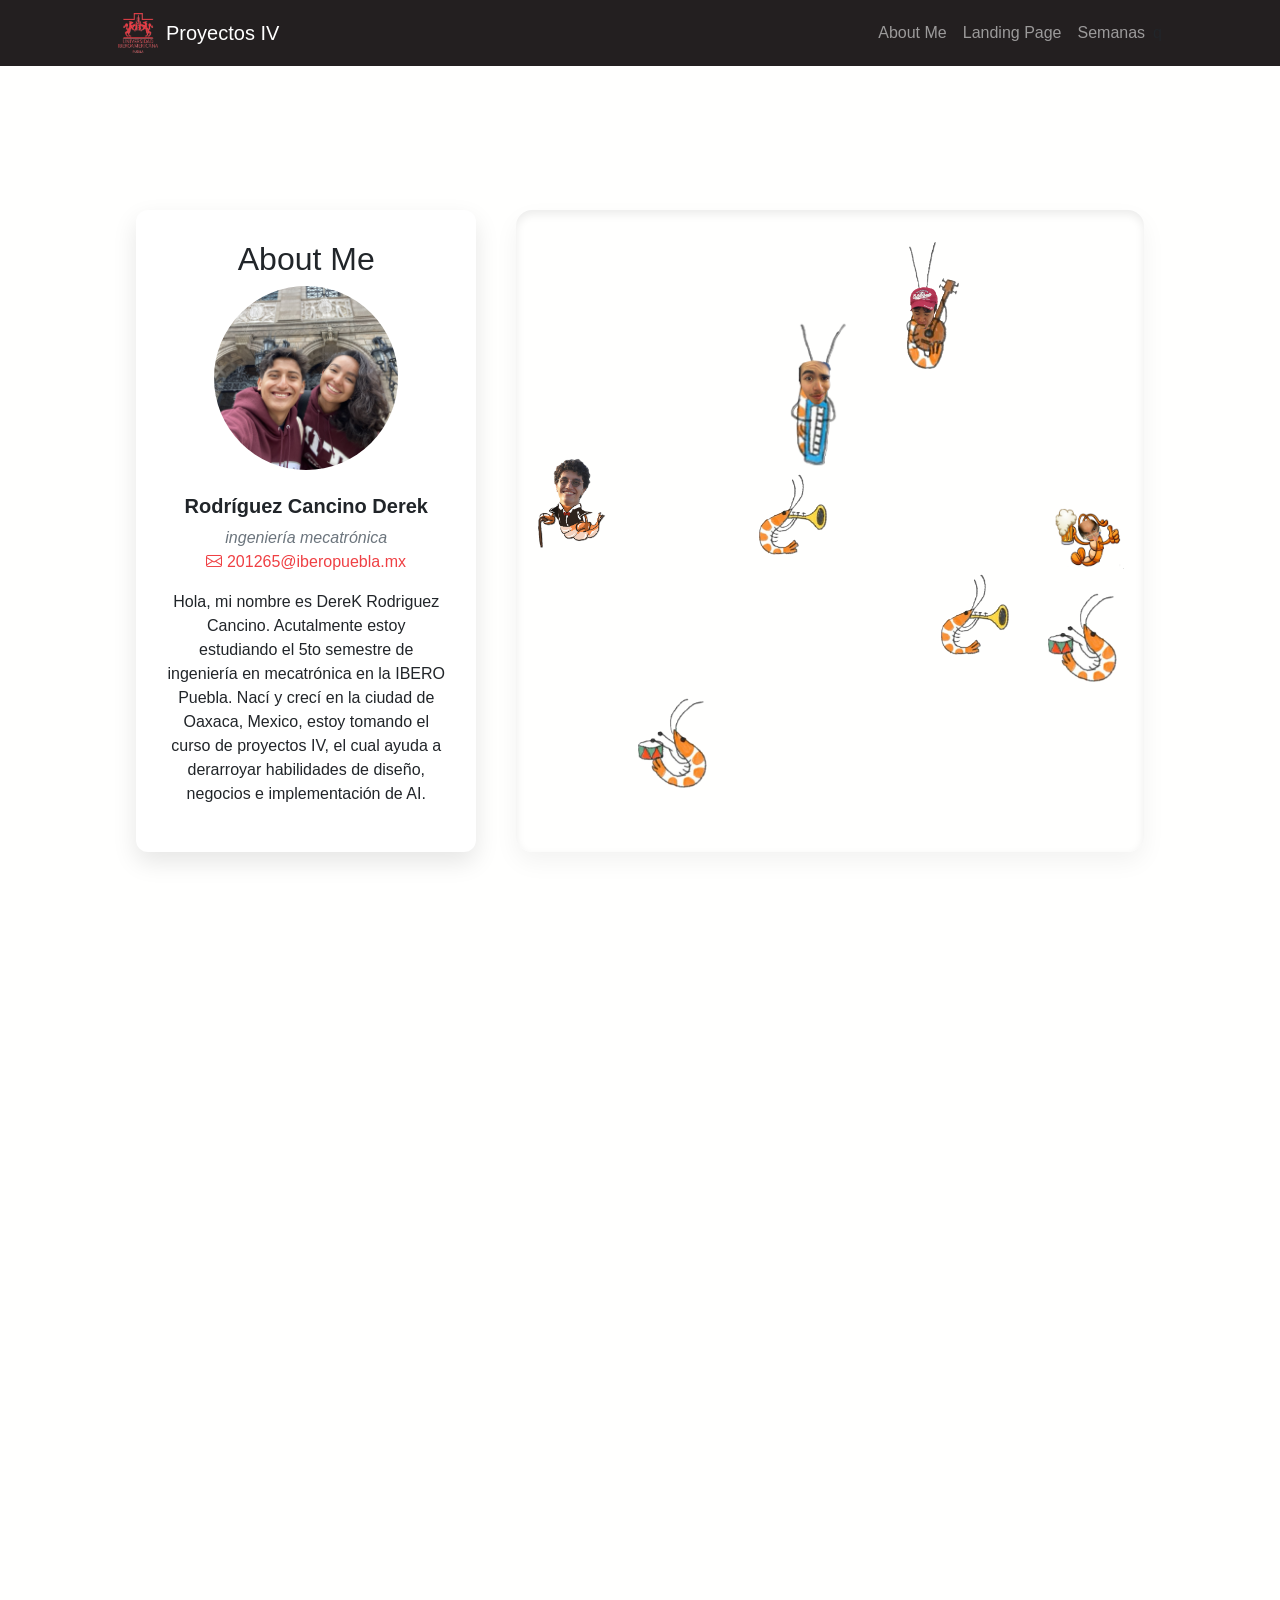
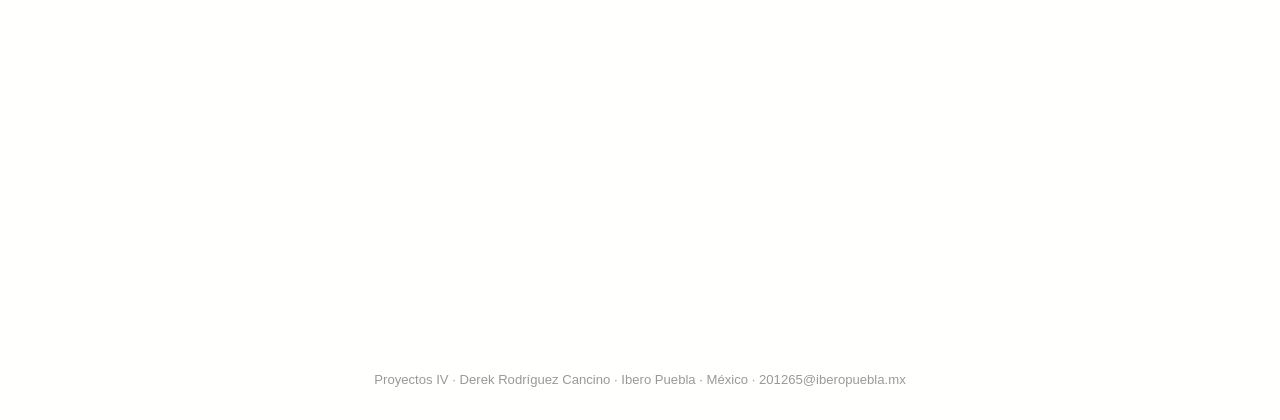
<file: index.html>
<!DOCTYPE html>
<html lang="en">
    <head>
        <meta charset="utf-8" />
        <meta name="viewport" content="width=device-width, initial-scale=1, shrink-to-fit=no" />
        <meta name="contact" content="201265@iberopuebla.mx" />
        <meta name="author" content="Derek Rodríguez Cancino" />
        <title>Derek RoCa | Proyectos IV</title>
        <!-- Favicon-->
        <link rel="icon" type="image/x-icon" href="assets/fablab.png" />
        <!-- Bootstrap icons-->
        <link href="https://cdn.jsdelivr.net/npm/bootstrap-icons@1.5.0/font/bootstrap-icons.css" rel="stylesheet" />
        <!-- Core theme CSS (includes Bootstrap)-->
        <link href="css/styles.css" rel="stylesheet" />
        <link href="https://unpkg.com/aos@2.3.1/dist/aos.css" rel="stylesheet">
        <script src="https://unpkg.com/aos@2.3.1/dist/aos.js"></script>
        <link href="css/faces.css" rel="stylesheet">
        <link href="https://fonts.googleapis.com/css2?family=Cinzel:wght@600;700;800&display=swap" rel="stylesheet">

    </head>
    <body class="d-flex flex-column h-100" style="background-color:#fffffe; padding-top:90px;">
        <main class="flex-shrink-0">
            
            <!-- Navigation-->
            <nav class="navbar navbar-expand-lg navbar-dark bg-dark fixed-top">
                <div class="container px-5">
                    <!--<a class="navbar-brand">Fab Academy</a>-->
                    <a class="navbar-brand d-flex align-items-center" href="#">
                        <img src="assets/fablab.png" alt="FabLab Logo" width="40"height="40" class="me-2"> Proyectos IV </a>
                    <button class="navbar-toggler" type="button" data-bs-toggle="collapse" data-bs-target="#navbarSupportedContent" aria-controls="navbarSupportedContent" aria-expanded="false" aria-label="Toggle navigation"><span class="navbar-toggler-icon"></span></button>
                    <div class="collapse navbar-collapse" id="navbarSupportedContent">
                        <ul class="navbar-nav ms-auto mb-2 mb-lg-0">                   
                            <li class="nav-item"><a class="nav-link" href="#yo">About Me</a></li>
                            <li class="nav-item"><a class="nav-link" href="https://kamilgallardo.github.io/PROYECTOS_IV/final-project.html">Landing Page</a></li>
                            <li class="nav-item"><a class="nav-link" href="#practicas">Semanas</a></li>
                                
                        </ul>q
                    </div>
                </div>
            </nav>

            <!-- Seccion Acerca de Mi -->
             <section class="about-float" id="yo">
                <div class="about-card">
                    <h2 class="text-center">About Me</h2>
                    <div class="text-center">
                        <img class="img-fluid rounded-circle mb-4 px-2" width="200px" src="assets/AR.jpg" alt="...">
                        <h5 class="fw-bolder">Rodríguez Cancino Derek</h5>
                        <div class="fst-italic text-muted " style="color:#ef4044;">ingeniería mecatrónica</div>
                    </div>
                    <div class="mb-3 text-center" style="color:#ef4044;"><i class="bi bi-envelope text-primary"></i> 201265@iberopuebla.mx </div>
                    <p class="text-center">
                       Hola, mi nombre es DereK Rodriguez Cancino. Acutalmente estoy estudiando el 5to semestre de ingeniería en mecatrónica en la IBERO Puebla. 
                       Nací y crecí en la ciudad de Oaxaca, Mexico, estoy tomando el curso de proyectos IV, el cual ayuda a derarroyar habilidades de diseño, negocios e implementación de AI.
                       
                    </p>
                </div>

                <div class="floating-area" id="floatingArea">
                    <img src="img/faces/AE.png" class="face">
                    <img src="img/faces/AE.png" class="face">
                    <img src="img/faces/AI.png" class="face">
                    <img src="img/faces/AO.png" class="face">
                    <img src="img/faces/AU.png" class="face">
                    <img src="img/faces/AU.png" class="face">
                    <img src="img/faces/EE.png" class="face">
                    <img src="img/faces/KM.png" class="cam_face">
                </div>
            </section>

            <!-- Seccion Tarjetas reportes Prácticas-->
            <section id="practicas">
                <div class="container px-5 my-2" data-aos="fade-right" data-aos-duration="500" data-aos-delay="50">
                    <h2 class="fw-bolder fs-5 mb-4 text-center">SEMANAS</h2>
                    <div class="row gx-5">

                        <!--WEEK 1 -->
                        <div class="col-lg-4 mb-5">
                            <a href="weeks/week1" class="week-card">
                                <img src="img/target/AE.jpg" alt="Week 1">
                                <div class="week-overlay">
                                    <h3 class="week-title">SEMANA 1</h3>
                                    <p class="week-subtitle">Introducción</p>
                                </div>
                            </a>
                        </div>

                        <!--WEEK 2 -->
                        <div class="col-lg-4 mb-5">
                            <a href="weeks/week2" class="week-card">
                                <img src="img/target/FC.jpg" alt="Week 1">
                                <div class="week-overlay">
                                    <h3 class="week-title">SEMANA 2</h3>
                                    <p class="week-subtitle">Búsqueda de Oportunidades</p>
                                </div>
                            </a>
                        </div>

                        <!--WEEK 3 -->
                        <div class="col-lg-4 mb-5">
                            <a href="weeks/week3" class="week-card">
                                <img src="img/target/OZ.webp" alt="Week 1">
                                <div class="week-overlay">
                                    <h3 class="week-title">SEMANA 3</h3>
                                    <p class="week-subtitle">Propiedad intelectual, marca y vigilancia tecnológica</p>
                                </div>
                            </a>
                        </div>

                         <!--WEEK 4 -->
                        <div class="col-lg-4 mb-5">
                            <a href="weeks/week4" class="week-card">
                                <img src="img/target/OE.jpg" alt="Week 1">
                                <div class="week-overlay">
                                    <h3 class="week-title">SEMANA 4</h3>
                                    <p class="week-subtitle">Mercado, valor y propuesta de valor</p>
                                </div>
                            </a>
                        </div>

                         <!--WEEK 5 -->
                        <div class="col-lg-4 mb-5">
                            <a href="weeks/week5" class="week-card">
                                <img src="img/target/QI.jpg" alt="Week 1">
                                <div class="week-overlay">
                                    <h3 class="week-title">SEMANA 5</h3>
                                    <p class="week-subtitle">Diseño de producto: PDS y arquitectura del sistema</p>
                                </div>
                            </a>
                        </div>

                         <!--WEEK 6 -->
                        <div class="col-lg-4 mb-5">
                            <a href="weeks/week6" class="week-card">
                                <img src="img/target/VI.jpg" alt="Week 1">
                                <div class="week-overlay">
                                    <h3 class="week-title">SEMANA 6</h3>
                                    <p class="week-subtitle">Generación y selección de concepto de diseño</p>
                                </div>
                            </a>
                        </div>

                        <!--WEEK 7 -->
                        <div class="col-lg-4 mb-5">
                            <a href="weeks/week7" class="week-card">
                                <img src="img/target/VII.jpg" alt="Week 1">
                                <div class="week-overlay">
                                    <h3 class="week-title">SEMANA 7</h3>
                                    <p class="week-subtitle">Viabilidad técnica y económica</p>
                                </div>
                            </a>
                        </div>

                        <!--WEEK 8 -->
                        <div class="col-lg-4 mb-5">
                            <a href="weeks/week8" class="week-card">
                                <img src="img/target/MP.webp" alt="Week 1">
                                <div class="week-overlay">
                                    <h3 class="week-title">SEMANA 8</h3>
                                    <p class="week-subtitle">Prototipado y diseño para manufactura</p>
                                </div>
                            </a>
                        </div>

                        <!--WEEK 9 -->
                        <div class="col-lg-4 mb-5">
                            <a href="weeks/week9" class="week-card">
                                <img src="img/target/AWE.jpg" alt="Week 1">
                                <div class="week-overlay">
                                    <h3 class="week-title">SEMANA 9</h3>
                                    <p class="week-subtitle">Integración, go-to-market y pitch</p>
                                </div>
                            </a>
                        </div>

                    </div>
                </div>
            </section> 
            <!--Fin Seccion de Tarjetas de Prácticas -->

        </main>

        <!-- Footer-->
        <footer>
                    <div class="col-auto"><div class="small m-0 text-gray">Proyectos IV · Derek Rodríguez Cancino · Ibero Puebla · México · 201265@iberopuebla.mx</div></div>
        </footer>
        
        <!-- Bootstrap core JS-->
        <script> AOS.init(); </script>
        <!-- Core theme JS-->
        <script>
            const container = document.getElementById("floatingArea");
            const faces = document.querySelectorAll(".face, .cam_face");

            const objects = [];

            faces.forEach(face => {
            const size = 70;

            const obj = {
                el: face,
                x: Math.random() * (container.clientWidth - size),
                y: Math.random() * (container.clientHeight - size),
                vx: (Math.random() * 0.6 + 0.2) * (Math.random() < 0.5 ? -1 : 1),
                vy: (Math.random() * 0.6 + 0.2) * (Math.random() < 0.5 ? -1 : 1),
                size: size
            };

            face.style.left = obj.x + "px";
            face.style.top  = obj.y + "px";

            objects.push(obj);
             });

            function animate() {
                objects.forEach(obj => {
                    obj.x += obj.vx;
                    obj.y += obj.vy;

                    if (obj.x <= 0 || obj.x + obj.size >= container.clientWidth) {
                        obj.vx *= -1;
                    }

                    if (obj.y <= 0 || obj.y + obj.size >= container.clientHeight) {
                        obj.vy *= -1;
                    }

                    obj.el.style.left = obj.x + "px";
                    obj.el.style.top  = obj.y + "px";
                });

                requestAnimationFrame(animate);
            }


        animate();
        </script>   

    </body>
</html>
</file>
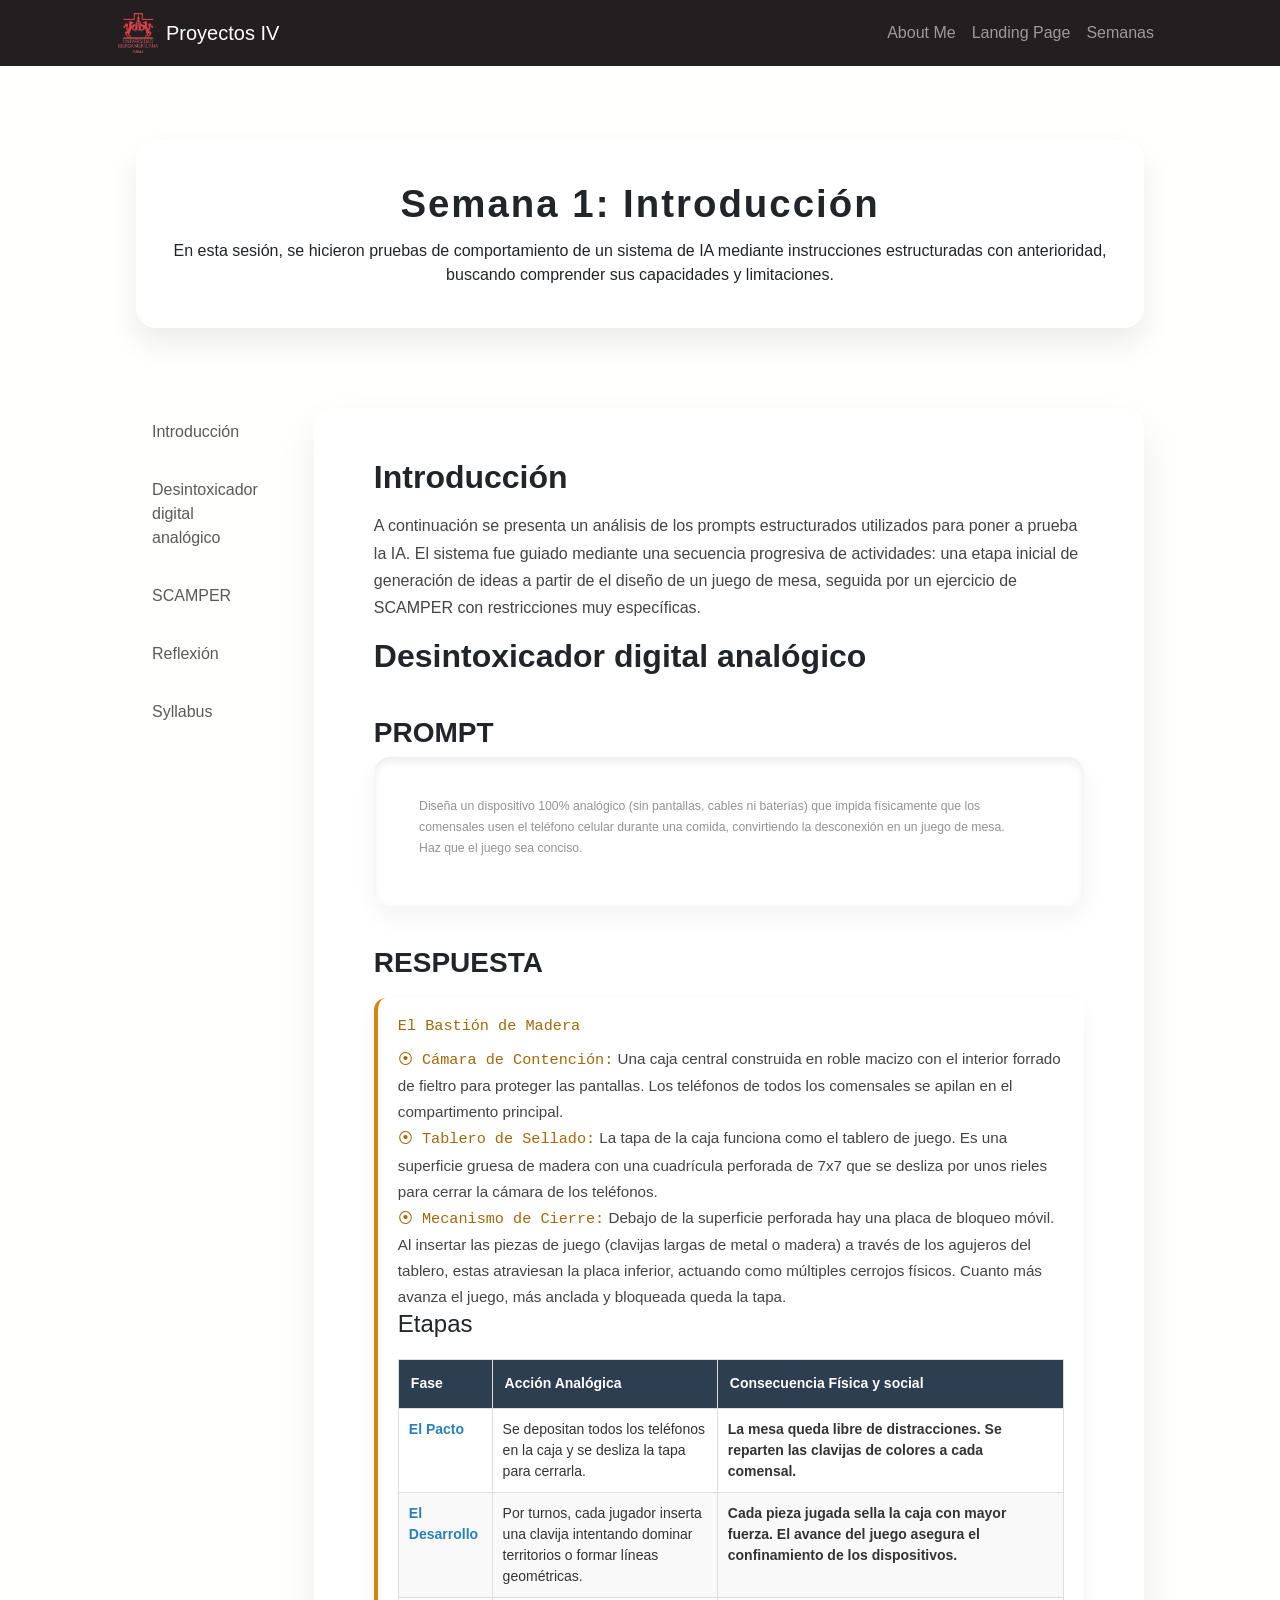
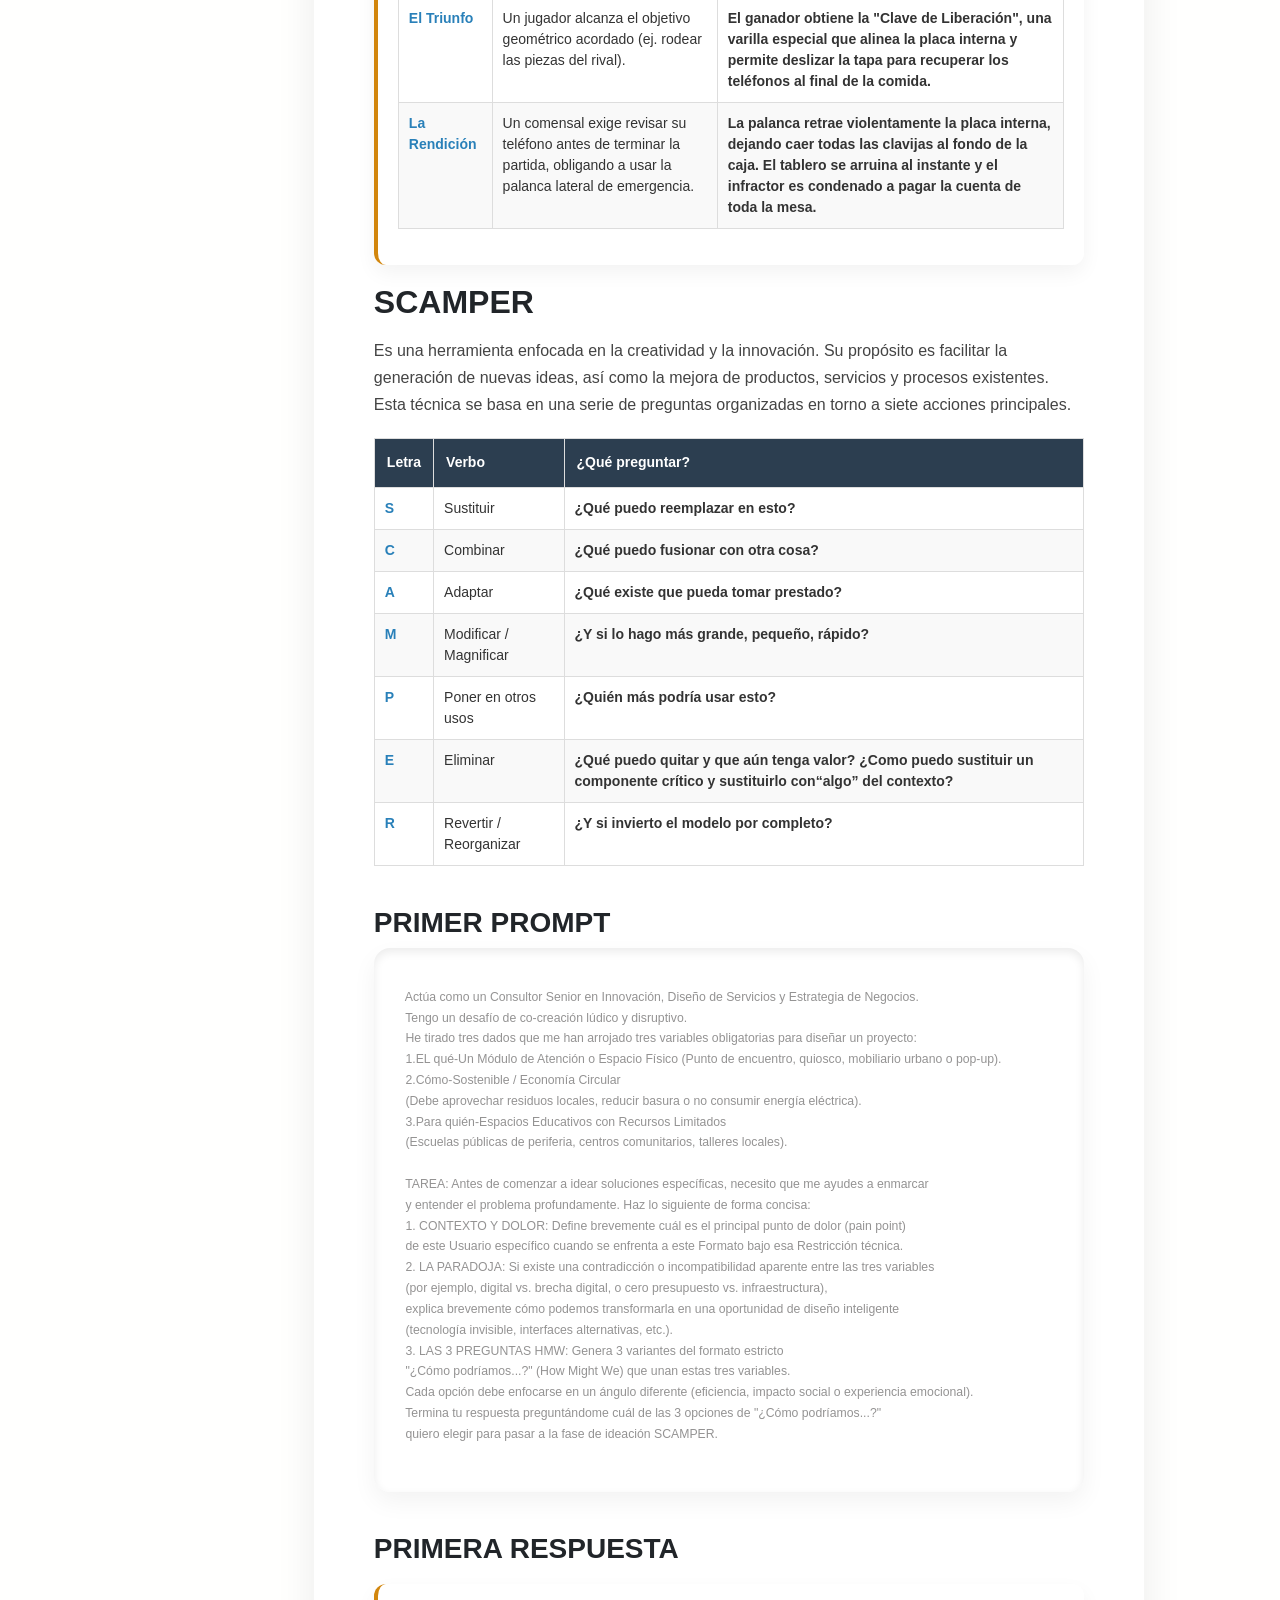
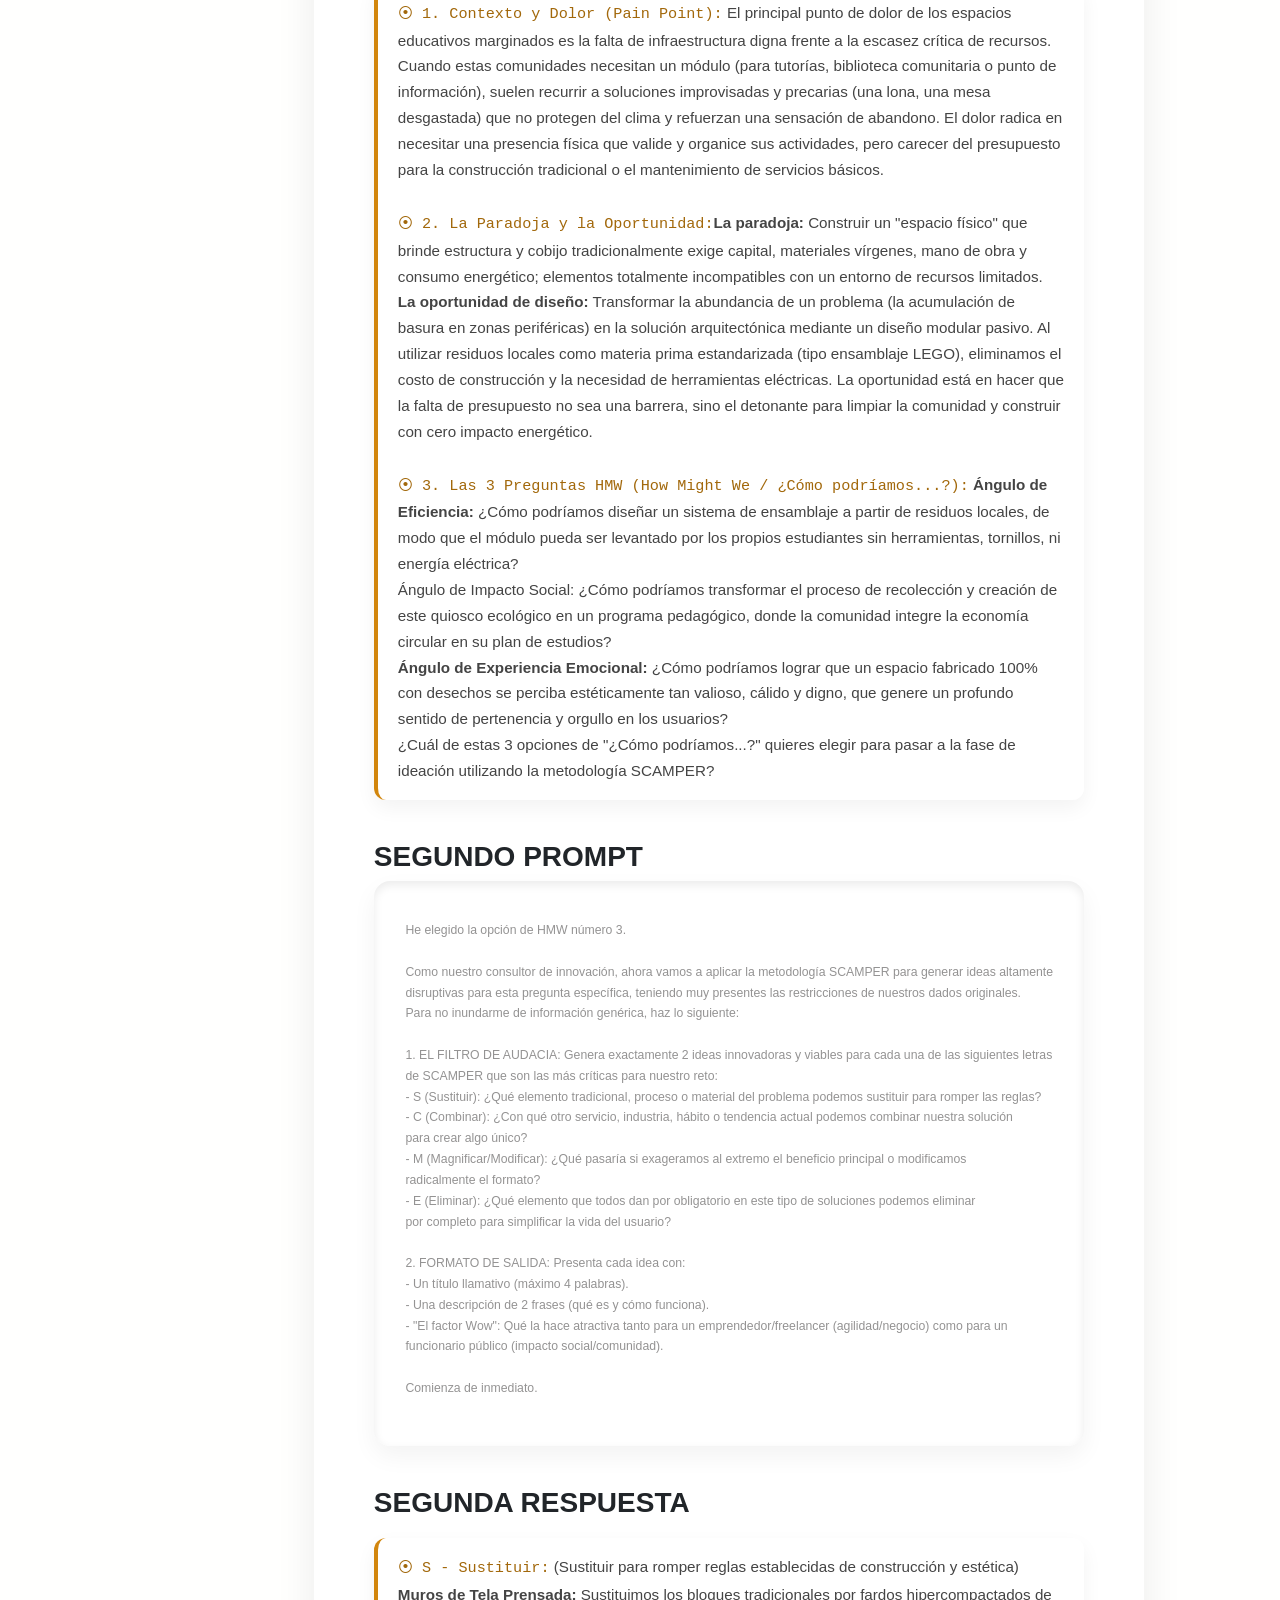
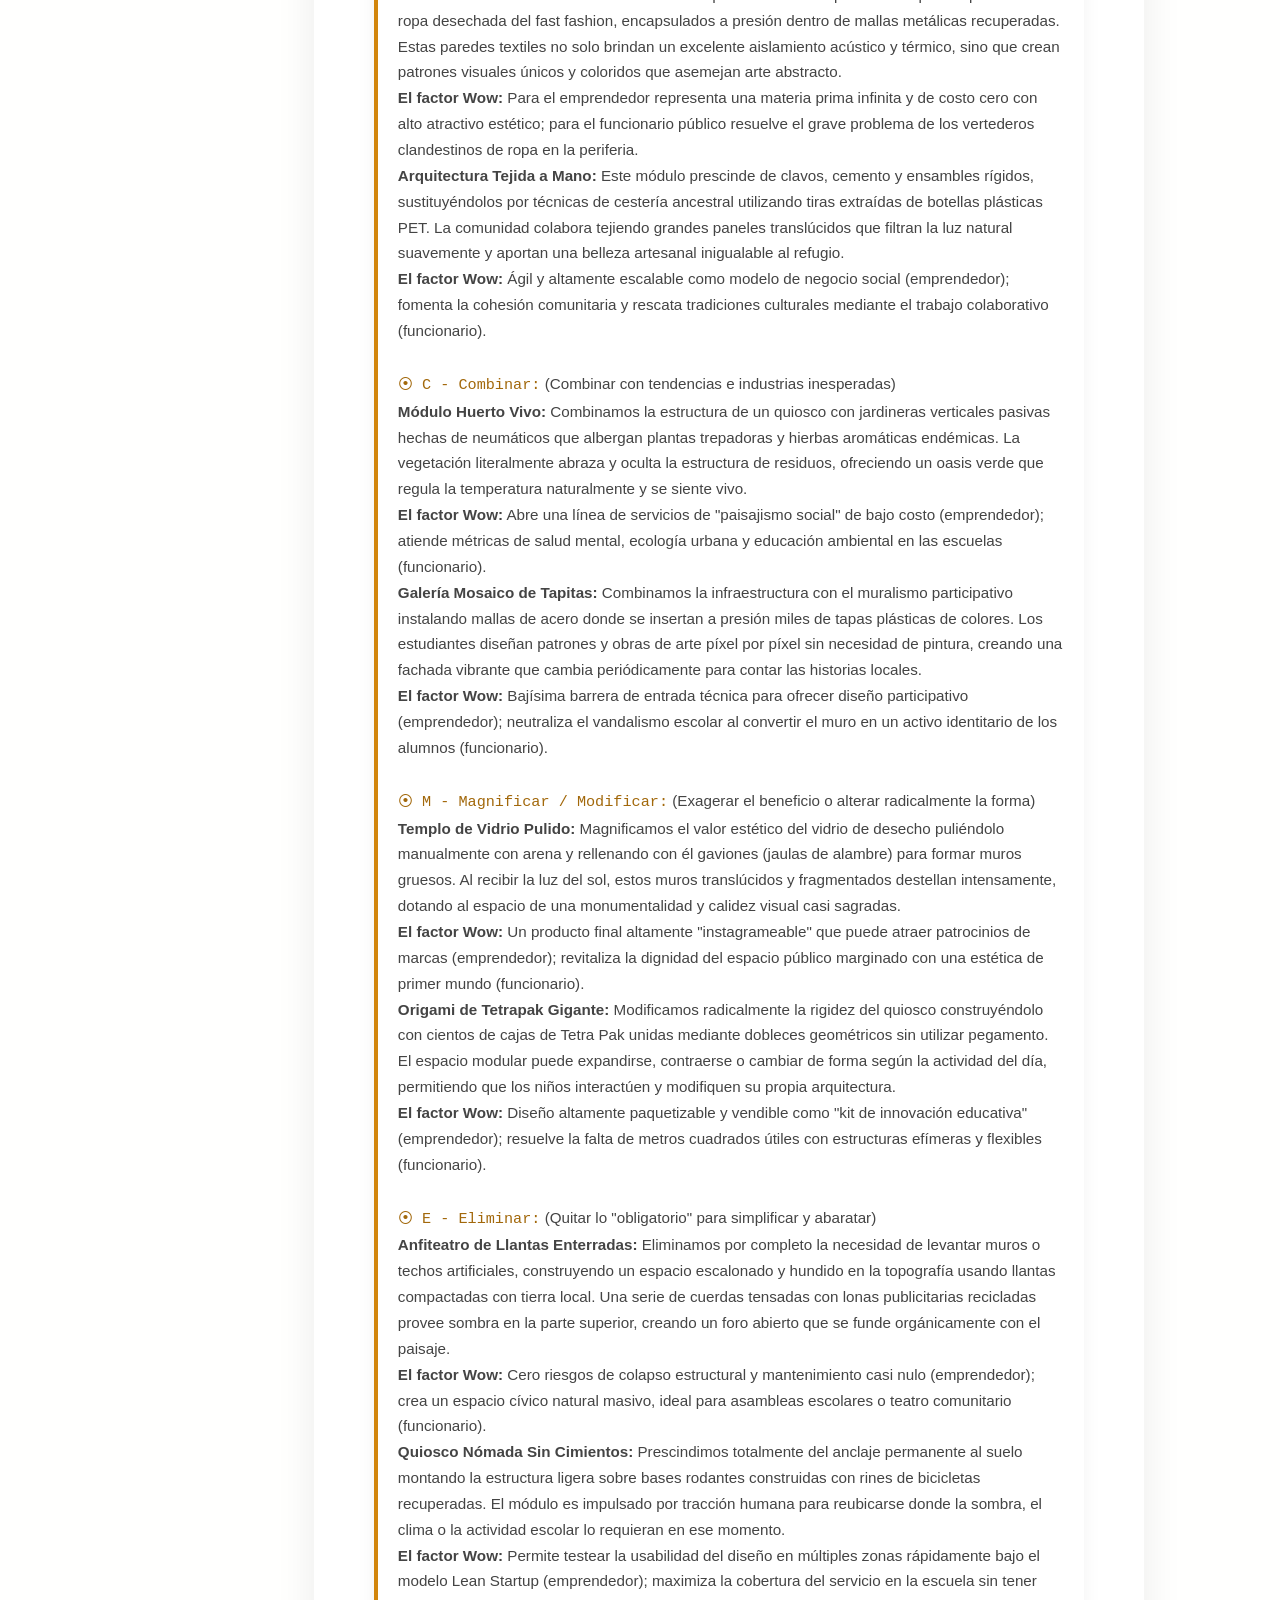
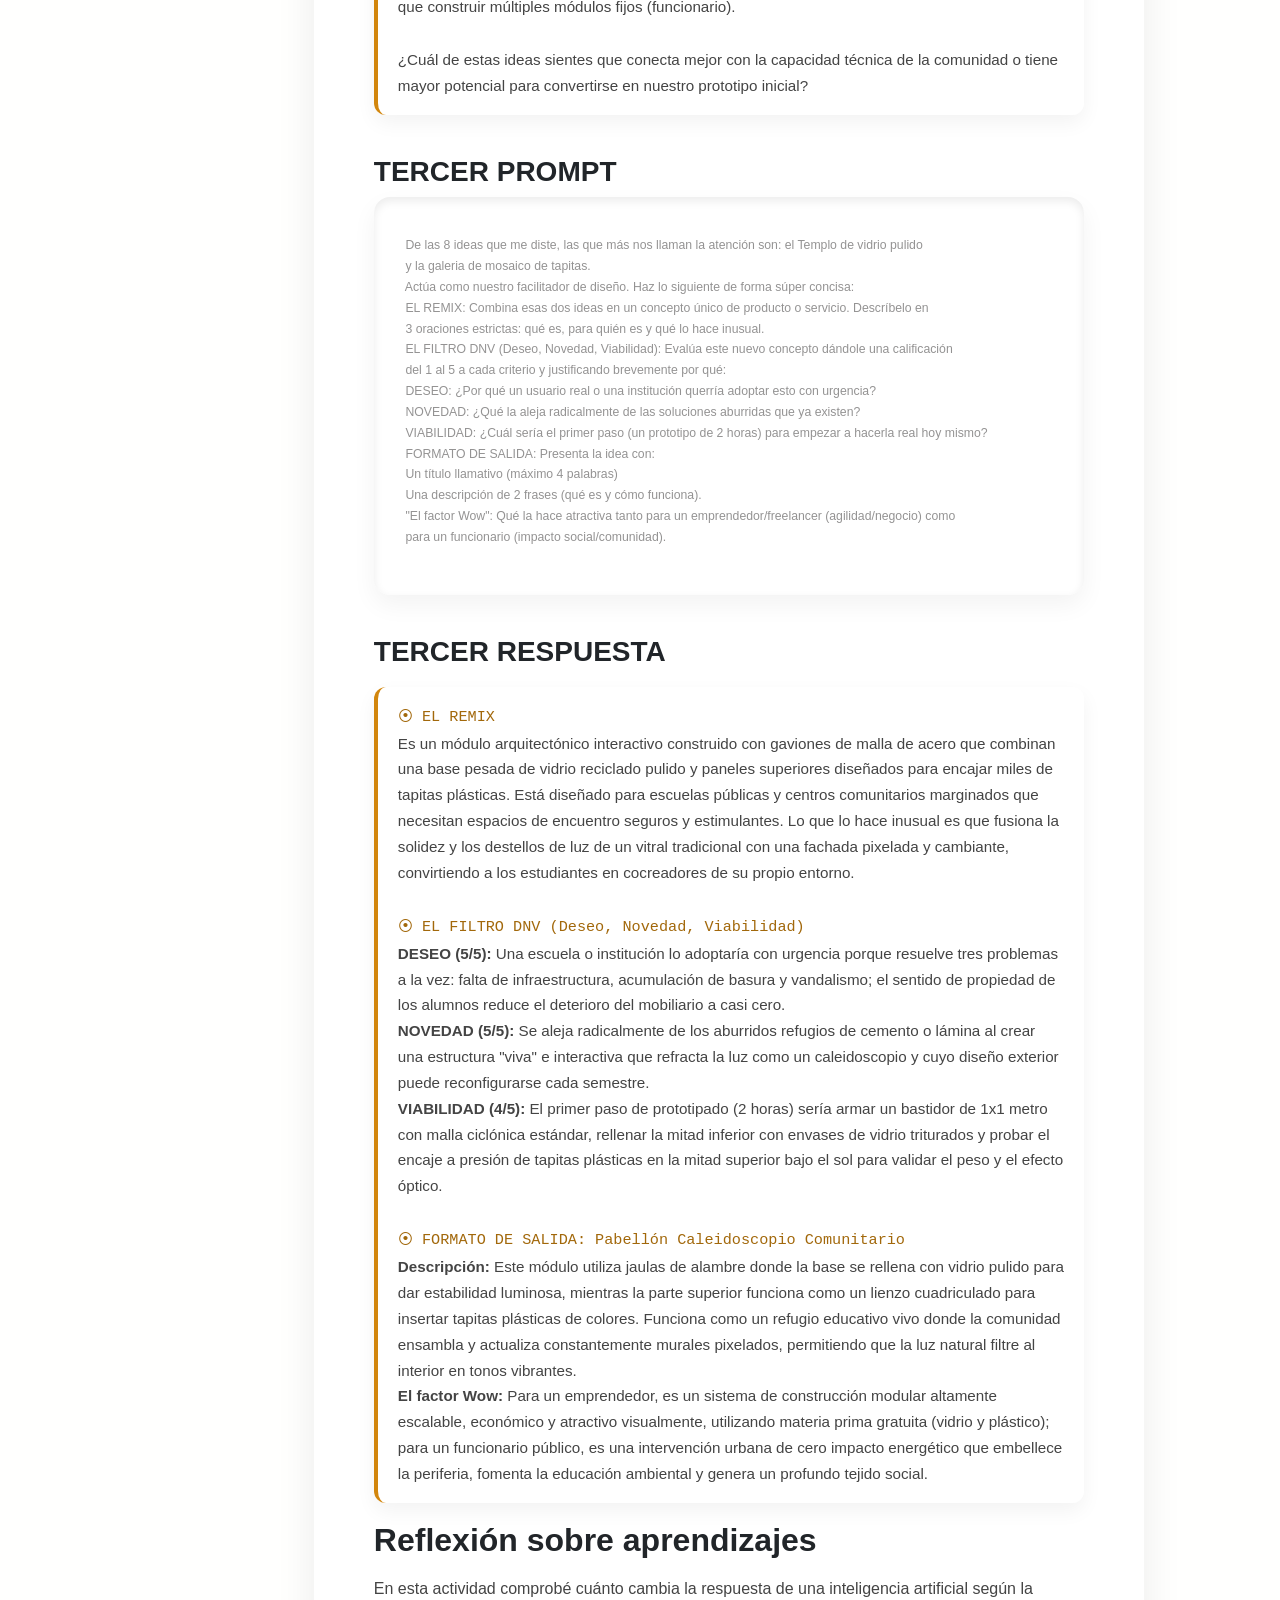
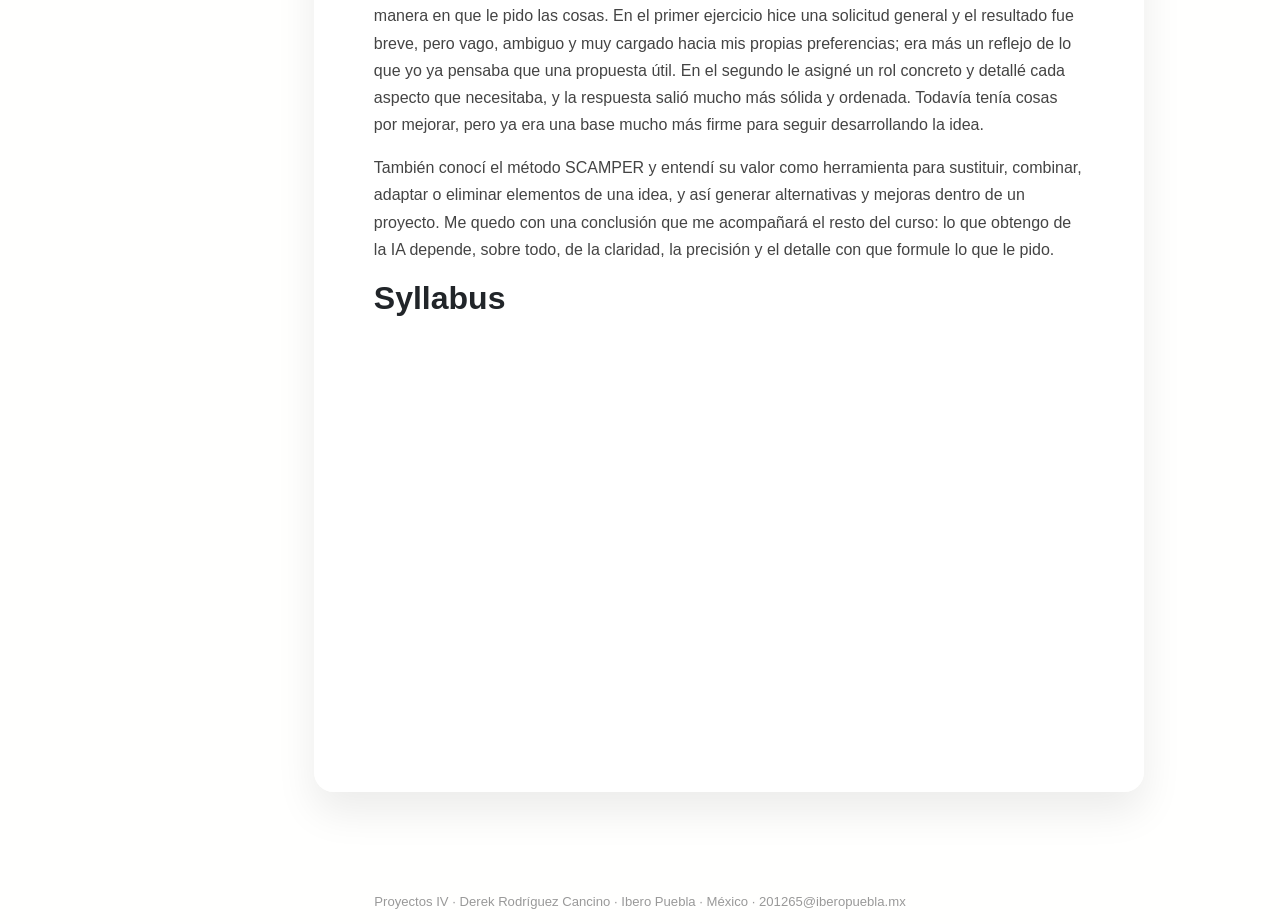
<file: weeks/week1/index.html>
<!DOCTYPE html>
<html lang="en">

<head>
    <meta charset="utf-8" />
    <meta name="viewport" content="width=device-width, initial-scale=1, shrink-to-fit=no" />
    <meta name="contact" content="201265@iberopuebla.mx" />
    <meta name="author" content="Derek Rodríguez Cancino" />
    <title>Semana 1 | Proyectos IV</title>
    <!-- Favicon-->
    <link rel="icon" type="image/x-icon" href="../../assets/fablab.png" />
    <!-- Core theme CSS (includes Bootstrap)-->
    <link href="../../css/styles.css" rel="stylesheet">
    <link href="../../css/faces.css" rel="stylesheet">
</head>

<body class="d-flex flex-column h-100" style="background-color:#fffffe">
    <main class="flex-shrink-0">
        <!-- Navigation-->

        <nav class="navbar navbar-expand-lg navbar-dark bg-dark fixed-top">
                <div class="container px-5">
                    <!--<a class="navbar-brand">Fab Academy</a>-->
                    <a class="navbar-brand d-flex align-items-center" href="../../">
                        <img src="../../assets/fablab.png" alt="FabLab Logo" width="40"height="40" class="me-2"> Proyectos IV </a>
                    <button class="navbar-toggler" type="button" data-bs-toggle="collapse" data-bs-target="#navbarSupportedContent" aria-controls="navbarSupportedContent" aria-expanded="false" aria-label="Toggle navigation"><span class="navbar-toggler-icon"></span></button>
                    <div class="collapse navbar-collapse" id="navbarSupportedContent">
                        <ul class="navbar-nav ms-auto mb-2 mb-lg-0">                   
                            <li class="nav-item"><a class="nav-link" href="../../index.html#yo">About Me</a></li>
                            <li class="nav-item"><a class="nav-link" href="https://kamilgallardo.github.io/PROYECTOS_IV/final-project.html">Landing Page</a></li>
                            <li class="nav-item"><a class="nav-link" href="../../index.html#practicas">Semanas</a></li>
                        </ul>
                    </div>
                </div>
            </nav>

        <section class="week-header">
            <div class="week-glass">
                <h1>Semana 1: Introducción</h1>
                <div>En esta sesión, se hicieron pruebas de comportamiento de un sistema de IA mediante instrucciones estructuradas con anterioridad, buscando comprender sus capacidades y limitaciones.</div>
            </div>
        </section>

    <!-- Seccion de CONTENIDO-->
        <section class="week-content">
            <div class="week-layout">
                <aside class="week-menu">
                    <a href="#INTRO" class="menu-link">Introducción</a>
                    <a href="#QUE" class="menu-link">Desintoxicador digital analógico</a>
                    <a href="#SO" class="menu-link">SCAMPER</a>
                    <a href="#Learning" class="menu-link">Reflexión</a>
                    <a href="#Syllabus" class="menu-link">Syllabus</a>                   
                </aside>

                <div class="week-paper">
                    
                    <h2 id="INTRO">Introducción</h2>
                    <p></p>
                                       
                    <p>A continuación se presenta un análisis de los prompts estructurados utilizados para poner a prueba la IA. El sistema fue guiado mediante una secuencia progresiva de actividades: una etapa inicial de generación de ideas a partir de el diseño de un juego de mesa, seguida por un ejercicio de SCAMPER con restricciones muy específicas.
                    </p>

                    <h2 id="QUE">Desintoxicador digital analógico</h2> 

                    <h3>PROMPT</h3>
                    <div class="code-area" style="text-align: right !important;">
                        <pre style="display: inline-block; text-align: left;"><code class="lang-cpp">
        Diseña un dispositivo 100% analógico (sin pantallas, cables ni baterías) que impida físicamente que los 
        comensales usen el teléfono celular durante una comida, convirtiendo la desconexión en un juego de mesa. 
        Haz que el juego sea conciso.                         
                        </code></pre>                   
                    </div>

                    <h3>RESPUESTA</h3>
                    <div class="command-block">
                        <p><code>El Bastión de Madera</code></p>                                            
                        <p><code style="display:inline;">⦿ Cámara de Contención:</code> Una caja central construida en roble macizo con el interior forrado de fieltro para proteger las pantallas. Los teléfonos de todos los comensales se apilan en el compartimento principal.</p>                                                                               
                        <p><code style="display:inline;">⦿ Tablero de Sellado:</code>  La tapa de la caja funciona como el tablero de juego. Es una superficie gruesa de madera con una cuadrícula perforada de 7x7 que se desliza por unos rieles para cerrar la cámara de los teléfonos.</p>                                                                               
                        <p><code style="display:inline;">⦿ Mecanismo de Cierre:</code> Debajo de la superficie perforada hay una placa de bloqueo móvil. Al insertar las piezas de juego (clavijas largas de metal o madera) a través de los agujeros del tablero, estas atraviesan la placa inferior, actuando como múltiples cerrojos físicos. Cuanto más avanza el juego, más anclada y bloqueada queda la tapa.</p>                                                                               

                        <h4>Etapas</h4>
                    <table class="material-table">
                    <thead>
                        <tr>
                            <th>Fase</th>
                            <th>Acción Analógica</th>
                            <th>Consecuencia Física y social</th>                            
                                                        
                        </tr>
                    </thead>
                    <tbody>
                        <tr>
                            <td class="material-tag"> El Pacto </td>
                            <td>Se depositan todos los teléfonos en la caja y se desliza la tapa para cerrarla.</td>
                            <td><b>La mesa queda libre de distracciones. Se reparten las clavijas de colores a cada comensal.</b></td>
                                                        
                        </tr>
                        <tr>
                            <td class="material-tag"> El Desarrollo</td>
                            <td>Por turnos, cada jugador inserta una clavija intentando dominar territorios o formar líneas geométricas.</td>
                            <td><b>Cada pieza jugada sella la caja con mayor fuerza. El avance del juego asegura el confinamiento de los dispositivos.</b></td>
                                                     
                        </tr>
                        <tr>
                            <td class="material-tag"> El Triunfo</td>
                            <td>Un jugador alcanza el objetivo geométrico acordado (ej. rodear las piezas del rival).</td>
                            <td><b>El ganador obtiene la "Clave de Liberación", una varilla especial que alinea la placa interna y permite deslizar la tapa para recuperar los teléfonos al final de la comida.</b></td>
                                                     
                        </tr>

                        <tr>
                            <td class="material-tag"> La Rendición</td>
                            <td>Un comensal exige revisar su teléfono antes de terminar la partida, obligando a usar la palanca lateral de emergencia.</td>
                            <td><b>La palanca retrae violentamente la placa interna, dejando caer todas las clavijas al fondo de la caja. El tablero se arruina al instante y el infractor es condenado a pagar la cuenta de toda la mesa.</b></td>
                                                     
                        </tr>
                        
                    </tbody>
                    </table>
                    
                    </div>

                    <h2 id="SO">SCAMPER</h2>
                    <p>Es una herramienta enfocada en la creatividad y la innovación. Su propósito es facilitar la generación de nuevas ideas, así como la mejora de productos, servicios y procesos existentes. Esta técnica se basa en una serie de preguntas organizadas en torno a siete acciones principales.</p>

                    <table class="material-table">
                    <thead>
                        <tr>
                            <th>Letra</th>
                            <th>Verbo</th>
                            <th>¿Qué preguntar?</th>                            
                                                        
                        </tr>
                    </thead>
                    <tbody>
                        <tr>
                            <td class="material-tag"> S </td>
                            <td>Sustituir</td>
                            <td><b>¿Qué puedo reemplazar en esto?</b></td>
                                                        
                        </tr>
                        <tr>
                            <td class="material-tag"> C</td>
                            <td>Combinar</td>
                            <td><b>¿Qué puedo fusionar con otra cosa?</b></td>
                                                     
                        </tr>
                        <tr>
                            <td class="material-tag"> A</td>
                            <td>Adaptar</td>
                            <td><b>¿Qué existe que pueda tomar prestado?</b></td>
                                                     
                        </tr>

                        <tr>
                            <td class="material-tag"> M</td>
                            <td>Modificar / Magnificar</td>
                            <td><b>¿Y si lo hago más grande, pequeño, rápido?</b></td>
                                                     
                        </tr>

                        <tr>
                            <td class="material-tag"> P</td>
                            <td>Poner en otros usos</td>
                            <td><b>¿Quién más podría usar esto?</b></td>
                                                     
                        </tr>

                        <tr>
                            <td class="material-tag"> E</td>
                            <td>Eliminar</td>
                            <td><b>¿Qué puedo quitar y que aún tenga valor? ¿Como puedo sustituir un componente crítico y sustituirlo con“algo” del contexto?</b></td>
                                                     
                        </tr>

                        <tr>
                            <td class="material-tag"> R</td>
                            <td>Revertir / Reorganizar</td>
                            <td><b>¿Y si invierto el modelo por completo?</b></td>
                                                     
                        </tr>
                        
                    </tbody>
                    </table>

                    <h3>PRIMER PROMPT</h3>
                    <div class="code-area" style="text-align: right !important;">
                        <pre style="display: inline-block; text-align: left;"><code class="lang-cpp">
    Actúa como un Consultor Senior en Innovación, Diseño de Servicios y Estrategia de Negocios. 
    Tengo un desafío de co-creación lúdico y disruptivo. 
    He tirado tres dados que me han arrojado tres variables obligatorias para diseñar un proyecto:
    1.EL qué-Un Módulo de Atención o Espacio Físico (Punto de encuentro, quiosco, mobiliario urbano o pop-up).
    2.Cómo-Sostenible / Economía Circular 
    (Debe aprovechar residuos locales, reducir basura o no consumir energía eléctrica).
    3.Para quién-Espacios Educativos con Recursos Limitados 
    (Escuelas públicas de periferia, centros comunitarios, talleres locales).&nbsp;
    
    TAREA: Antes de comenzar a idear soluciones específicas, necesito que me ayudes a enmarcar 
    y entender el problema profundamente. Haz lo siguiente de forma concisa:
    1. CONTEXTO Y DOLOR: Define brevemente cuál es el principal punto de dolor (pain point) 
    de este Usuario específico cuando se enfrenta a este Formato bajo esa Restricción técnica.
    2. LA PARADOJA: Si existe una contradicción o incompatibilidad aparente entre las tres variables 
    (por ejemplo, digital vs. brecha digital, o cero presupuesto vs. infraestructura), 
    explica brevemente cómo podemos transformarla en una oportunidad de diseño inteligente 
    (tecnología invisible, interfaces alternativas, etc.).
    3. LAS 3 PREGUNTAS HMW: Genera 3 variantes del formato estricto 
    "¿Cómo podríamos...?" (How Might We) que unan estas tres variables. 
    Cada opción debe enfocarse en un ángulo diferente (eficiencia, impacto social o experiencia emocional).
    Termina tu respuesta preguntándome cuál de las 3 opciones de "¿Cómo podríamos...?" 
    quiero elegir para pasar a la fase de ideación SCAMPER.                         
                        </code></pre>                   
                    </div>

                    <h3>PRIMERA RESPUESTA</h3>
                    <div class="command-block">                                                                  
                        <p><code style="display:inline;">⦿ 1. Contexto y Dolor (Pain Point):</code> El principal punto de dolor de los espacios educativos marginados es la falta de infraestructura digna frente a la escasez crítica de recursos. Cuando estas comunidades necesitan un módulo (para tutorías, biblioteca comunitaria o punto de información), suelen recurrir a soluciones improvisadas y precarias (una lona, una mesa desgastada) que no protegen del clima y refuerzan una sensación de abandono. El dolor radica en necesitar una presencia física que valide y organice sus actividades, pero carecer del presupuesto para la construcción tradicional o el mantenimiento de servicios básicos.</p>                                                                               
                        <br>
                        <p><code style="display:inline;">⦿ 2. La Paradoja y la Oportunidad:</code><b>La paradoja:</b> Construir un "espacio físico" que brinde estructura y cobijo tradicionalmente exige capital, materiales vírgenes, mano de obra y consumo energético; elementos totalmente incompatibles con un entorno de recursos limitados.</p>
                        <p><b>La oportunidad de diseño:</b> Transformar la abundancia de un problema (la acumulación de basura en zonas periféricas) en la solución arquitectónica mediante un diseño modular pasivo. Al utilizar residuos locales como materia prima estandarizada (tipo ensamblaje LEGO), eliminamos el costo de construcción y la necesidad de herramientas eléctricas. La oportunidad está en hacer que la falta de presupuesto no sea una barrera, sino el detonante para limpiar la comunidad y construir con cero impacto energético.</p>                                                                               
                        <br>
                        <p><code style="display:inline;">⦿ 3. Las 3 Preguntas HMW (How Might We / ¿Cómo podríamos...?):</code> <b>Ángulo de Eficiencia:</b> ¿Cómo podríamos diseñar un sistema de ensamblaje a partir de residuos locales, de modo que el módulo pueda ser levantado por los propios estudiantes sin herramientas, tornillos, ni energía eléctrica?</p>                                                                               
                        <p><b></b>Ángulo de Impacto Social: ¿Cómo podríamos transformar el proceso de recolección y creación de este quiosco ecológico en un programa pedagógico, donde la comunidad integre la economía circular en su plan de estudios?</p>
                        <p><b>Ángulo de Experiencia Emocional:</b> ¿Cómo podríamos lograr que un espacio fabricado 100% con desechos se perciba estéticamente tan valioso, cálido y digno, que genere un profundo sentido de pertenencia y orgullo en los usuarios?</p>
                        
                        <p>¿Cuál de estas 3 opciones de "¿Cómo podríamos...?" quieres elegir para pasar a la fase de ideación utilizando la metodología SCAMPER?</p>                   
                    </div>
                    
                    <h3>SEGUNDO PROMPT</h3>
                    <div class="code-area" style="text-align: right !important;">
                        <pre style="display: inline-block; text-align: left;"><code class="lang-cpp">
    He elegido la opción de HMW número 3.

    Como nuestro consultor de innovación, ahora vamos a aplicar la metodología SCAMPER para generar ideas altamente 
    disruptivas para esta pregunta específica, teniendo muy presentes las restricciones de nuestros dados originales.
    Para no inundarme de información genérica, haz lo siguiente:

    1. EL FILTRO DE AUDACIA: Genera exactamente 2 ideas innovadoras y viables para cada una de las siguientes letras
    de SCAMPER que son las más críticas para nuestro reto:
    - S (Sustituir): ¿Qué elemento tradicional, proceso o material del problema podemos sustituir para romper las reglas?
    - C (Combinar): ¿Con qué otro servicio, industria, hábito o tendencia actual podemos combinar nuestra solución 
    para crear algo único?
    - M (Magnificar/Modificar): ¿Qué pasaría si exageramos al extremo el beneficio principal o modificamos 
    radicalmente el formato?
    - E (Eliminar): ¿Qué elemento que todos dan por obligatorio en este tipo de soluciones podemos eliminar 
    por completo para simplificar la vida del usuario?

    2. FORMATO DE SALIDA: Presenta cada idea con:
    - Un título llamativo (máximo 4 palabras).
    - Una descripción de 2 frases (qué es y cómo funciona).
    - "El factor Wow": Qué la hace atractiva tanto para un emprendedor/freelancer (agilidad/negocio) como para un
    funcionario público (impacto social/comunidad).

    Comienza de inmediato.                         
                        </code></pre>                   
                    </div>

                    <h3>SEGUNDA RESPUESTA</h3>
                    <div class="command-block">
    <p><code style="display:inline;">⦿ S - Sustituir:</code> (Sustituir para romper reglas establecidas de construcción y estética)</p>
    <p><b>Muros de Tela Prensada:</b> Sustituimos los bloques tradicionales por fardos hipercompactados de ropa desechada del fast fashion, encapsulados a presión dentro de mallas metálicas recuperadas. Estas paredes textiles no solo brindan un excelente aislamiento acústico y térmico, sino que crean patrones visuales únicos y coloridos que asemejan arte abstracto.</p>
    <p><b>El factor Wow:</b> Para el emprendedor representa una materia prima infinita y de costo cero con alto atractivo estético; para el funcionario público resuelve el grave problema de los vertederos clandestinos de ropa en la periferia.</p>
    
    <p><b>Arquitectura Tejida a Mano:</b> Este módulo prescinde de clavos, cemento y ensambles rígidos, sustituyéndolos por técnicas de cestería ancestral utilizando tiras extraídas de botellas plásticas PET. La comunidad colabora tejiendo grandes paneles translúcidos que filtran la luz natural suavemente y aportan una belleza artesanal inigualable al refugio.</p>
    <p><b>El factor Wow:</b> Ágil y altamente escalable como modelo de negocio social (emprendedor); fomenta la cohesión comunitaria y rescata tradiciones culturales mediante el trabajo colaborativo (funcionario).</p>
    <br>

    <p><code style="display:inline;">⦿ C - Combinar:</code> (Combinar con tendencias e industrias inesperadas)</p>
    <p><b>Módulo Huerto Vivo:</b> Combinamos la estructura de un quiosco con jardineras verticales pasivas hechas de neumáticos que albergan plantas trepadoras y hierbas aromáticas endémicas. La vegetación literalmente abraza y oculta la estructura de residuos, ofreciendo un oasis verde que regula la temperatura naturalmente y se siente vivo.</p>
    <p><b>El factor Wow:</b> Abre una línea de servicios de "paisajismo social" de bajo costo (emprendedor); atiende métricas de salud mental, ecología urbana y educación ambiental en las escuelas (funcionario).</p>
    
    <p><b>Galería Mosaico de Tapitas:</b> Combinamos la infraestructura con el muralismo participativo instalando mallas de acero donde se insertan a presión miles de tapas plásticas de colores. Los estudiantes diseñan patrones y obras de arte píxel por píxel sin necesidad de pintura, creando una fachada vibrante que cambia periódicamente para contar las historias locales.</p>
    <p><b>El factor Wow:</b> Bajísima barrera de entrada técnica para ofrecer diseño participativo (emprendedor); neutraliza el vandalismo escolar al convertir el muro en un activo identitario de los alumnos (funcionario).</p>
    <br>

    <p><code style="display:inline;">⦿ M - Magnificar / Modificar:</code> (Exagerar el beneficio o alterar radicalmente la forma)</p>
    <p><b>Templo de Vidrio Pulido:</b> Magnificamos el valor estético del vidrio de desecho puliéndolo manualmente con arena y rellenando con él gaviones (jaulas de alambre) para formar muros gruesos. Al recibir la luz del sol, estos muros translúcidos y fragmentados destellan intensamente, dotando al espacio de una monumentalidad y calidez visual casi sagradas.</p>
    <p><b>El factor Wow:</b> Un producto final altamente "instagrameable" que puede atraer patrocinios de marcas (emprendedor); revitaliza la dignidad del espacio público marginado con una estética de primer mundo (funcionario).</p>
    
    <p><b>Origami de Tetrapak Gigante:</b> Modificamos radicalmente la rigidez del quiosco construyéndolo con cientos de cajas de Tetra Pak unidas mediante dobleces geométricos sin utilizar pegamento. El espacio modular puede expandirse, contraerse o cambiar de forma según la actividad del día, permitiendo que los niños interactúen y modifiquen su propia arquitectura.</p>
    <p><b>El factor Wow:</b> Diseño altamente paquetizable y vendible como "kit de innovación educativa" (emprendedor); resuelve la falta de metros cuadrados útiles con estructuras efímeras y flexibles (funcionario).</p>
    <br>

    <p><code style="display:inline;">⦿ E - Eliminar:</code> (Quitar lo "obligatorio" para simplificar y abaratar)</p>
    <p><b>Anfiteatro de Llantas Enterradas:</b> Eliminamos por completo la necesidad de levantar muros o techos artificiales, construyendo un espacio escalonado y hundido en la topografía usando llantas compactadas con tierra local. Una serie de cuerdas tensadas con lonas publicitarias recicladas provee sombra en la parte superior, creando un foro abierto que se funde orgánicamente con el paisaje.</p>
    <p><b>El factor Wow:</b> Cero riesgos de colapso estructural y mantenimiento casi nulo (emprendedor); crea un espacio cívico natural masivo, ideal para asambleas escolares o teatro comunitario (funcionario).</p>
    
    <p><b>Quiosco Nómada Sin Cimientos:</b> Prescindimos totalmente del anclaje permanente al suelo montando la estructura ligera sobre bases rodantes construidas con rines de bicicletas recuperadas. El módulo es impulsado por tracción humana para reubicarse donde la sombra, el clima o la actividad escolar lo requieran en ese momento.</p>
    <p><b>El factor Wow:</b> Permite testear la usabilidad del diseño en múltiples zonas rápidamente bajo el modelo Lean Startup (emprendedor); maximiza la cobertura del servicio en la escuela sin tener que construir múltiples módulos fijos (funcionario).</p>
    <br>

    <p>¿Cuál de estas ideas sientes que conecta mejor con la capacidad técnica de la comunidad o tiene mayor potencial para convertirse en nuestro prototipo inicial?</p>
                    </div>

                    <h3>TERCER PROMPT</h3>
                    <div class="code-area" style="text-align: right !important;">
                        <pre style="display: inline-block; text-align: left;"><code class="lang-cpp">
    De las 8 ideas que me diste, las que más nos llaman la atención son: el Templo de vidrio pulido 
    y la galeria de mosaico de tapitas.
    Actúa como nuestro facilitador de diseño. Haz lo siguiente de forma súper concisa:
    EL REMIX: Combina esas dos ideas en un concepto único de producto o servicio. Descríbelo en 
    3 oraciones estrictas: qué es, para quién es y qué lo hace inusual.
    EL FILTRO DNV (Deseo, Novedad, Viabilidad): Evalúa este nuevo concepto dándole una calificación 
    del 1 al 5 a cada criterio y justificando brevemente por qué:
    DESEO: ¿Por qué un usuario real o una institución querría adoptar esto con urgencia?
    NOVEDAD: ¿Qué la aleja radicalmente de las soluciones aburridas que ya existen?
    VIABILIDAD: ¿Cuál sería el primer paso (un prototipo de 2 horas) para empezar a hacerla real hoy mismo?
    FORMATO DE SALIDA: Presenta la idea con:
    Un título llamativo (máximo 4 palabras)
    Una descripción de 2 frases (qué es y cómo funciona).
    "El factor Wow": Qué la hace atractiva tanto para un emprendedor/freelancer (agilidad/negocio) como 
    para un funcionario (impacto social/comunidad).                         
                        </code></pre>                   
                    </div>

                    <h3>TERCER RESPUESTA</h3>
                    <div class="command-block">
                        <p><code style="display:inline;">⦿ EL REMIX</code></p>
                        <p>Es un módulo arquitectónico interactivo construido con gaviones de malla de acero que combinan una base pesada de vidrio reciclado pulido y paneles superiores diseñados para encajar miles de tapitas plásticas. Está diseñado para escuelas públicas y centros comunitarios marginados que necesitan espacios de encuentro seguros y estimulantes. Lo que lo hace inusual es que fusiona la solidez y los destellos de luz de un vitral tradicional con una fachada pixelada y cambiante, convirtiendo a los estudiantes en cocreadores de su propio entorno.</p>
                        <br>

                        <p><code style="display:inline;">⦿ EL FILTRO DNV (Deseo, Novedad, Viabilidad)</code></p>
                        <p><b>DESEO (5/5):</b> Una escuela o institución lo adoptaría con urgencia porque resuelve tres problemas a la vez: falta de infraestructura, acumulación de basura y vandalismo; el sentido de propiedad de los alumnos reduce el deterioro del mobiliario a casi cero.</p>
                        <p><b>NOVEDAD (5/5):</b> Se aleja radicalmente de los aburridos refugios de cemento o lámina al crear una estructura "viva" e interactiva que refracta la luz como un caleidoscopio y cuyo diseño exterior puede reconfigurarse cada semestre.</p>
                        <p><b>VIABILIDAD (4/5):</b> El primer paso de prototipado (2 horas) sería armar un bastidor de 1x1 metro con malla ciclónica estándar, rellenar la mitad inferior con envases de vidrio triturados y probar el encaje a presión de tapitas plásticas en la mitad superior bajo el sol para validar el peso y el efecto óptico.</p>
                        <br>

                        <p><code style="display:inline;">⦿ FORMATO DE SALIDA: Pabellón Caleidoscopio Comunitario</code></p>
                        <p><b>Descripción:</b> Este módulo utiliza jaulas de alambre donde la base se rellena con vidrio pulido para dar estabilidad luminosa, mientras la parte superior funciona como un lienzo cuadriculado para insertar tapitas plásticas de colores. Funciona como un refugio educativo vivo donde la comunidad ensambla y actualiza constantemente murales pixelados, permitiendo que la luz natural filtre al interior en tonos vibrantes.</p>
                        <p><b>El factor Wow:</b> Para un emprendedor, es un sistema de construcción modular altamente escalable, económico y atractivo visualmente, utilizando materia prima gratuita (vidrio y plástico); para un funcionario público, es una intervención urbana de cero impacto energético que embellece la periferia, fomenta la educación ambiental y genera un profundo tejido social.</p>
                    </div>

                       <h2 id="Learning">Reflexión sobre aprendizajes</h2>
                        <div>
                            <p>En esta actividad comprobé cuánto cambia la respuesta de una inteligencia artificial según la manera en que le pido las cosas. En el primer ejercicio hice una solicitud general y el resultado fue breve, pero vago, ambiguo y muy cargado hacia mis propias preferencias; era más un reflejo de lo que yo ya pensaba que una propuesta útil. En el segundo le asigné un rol concreto y detallé cada aspecto que necesitaba, y la respuesta salió mucho más sólida y ordenada. Todavía tenía cosas por mejorar, pero ya era una base mucho más firme para seguir desarrollando la idea.</p>
                            <p>También conocí el método SCAMPER y entendí su valor como herramienta para sustituir, combinar, adaptar o eliminar elementos de una idea, y así generar alternativas y mejoras dentro de un proyecto. Me quedo con una conclusión que me acompañará el resto del curso: lo que obtengo de la IA depende, sobre todo, de la claridad, la precisión y el detalle con que formule lo que le pido.</p>
                        </div>

                        <h2 id="Syllabus">Syllabus</h2>
                        <div style="text-align: center;">
                            <iframe src="files/2026_Syllabus_Proyecto_Ingeniería_IV_FIRMADO_DRC.pdf" width="80%" height="400px" style="border: none;">
                            </iframe>
                        </div>
                                      

                    </div>
                </div>                
        </section>

     <!--FIN CONTENIDO-->


    </main>

    <!-- Footer-->
    <footer>
        <div class="col-auto"><div class="small m-0 text-gray">Proyectos IV · Derek Rodríguez Cancino · Ibero Puebla · México · 201265@iberopuebla.mx</div></div>
    </footer>

    <!-- Bootstrap core JS-->
    <!--script src="https://cdn.jsdelivr.net/npm/bootstrap@5.1.3/dist/js/bootstrap.bundle.min.js"></script-->
    <script> AOS.init(); </script>
    <!-- Core theme JS-->
    <script>

        document.querySelectorAll(".cad-tabs-wrapper").forEach(wrapper => {

        let currentGroup = wrapper.querySelector(".cad-group:not([style*='none'])")?.id 
                            || wrapper.querySelector(".cad-group").id;

        let menuIndex = 0;

        function getMenus(){
            return wrapper.querySelectorAll(
            `#${currentGroup} .cad-menu`
            );
        }

        function showMenu(){
            const menus = getMenus();
            menus.forEach(m => m.classList.remove("active"));
            if(menus.length > 0){
            menus[menuIndex].classList.add("active");
            }
        }

        wrapper.querySelectorAll(".cad-arrow").forEach(btn=>{
            btn.addEventListener("click", e=>{
            const dir = btn.classList.contains("left") ? -1 : 1;
            const menus = getMenus();

            menuIndex += dir;

            // carrusel infinito
            if(menuIndex < 0) menuIndex = menus.length - 1;
            if(menuIndex >= menus.length) menuIndex = 0;

            showMenu();
            });
        });

        wrapper.querySelectorAll(".cad-tab").forEach(tab=>{
            tab.addEventListener("click", ()=>{

            wrapper.querySelectorAll(".cad-tab")
                .forEach(t=>t.classList.remove("active"));
            tab.classList.add("active");

            const group = tab.getAttribute("onclick")
                ?.match(/'([^']+)'/)[1];

            wrapper.querySelectorAll(".cad-group")
                .forEach(g=>g.style.display="none");

            const target = wrapper.querySelector("#"+group);
            if(target){
                target.style.display="block";
                currentGroup = group;
                menuIndex = 0;
                showMenu();
            }

            });
        });

        showMenu();

        });

    </script>
    <script>
        const links = document.querySelectorAll('.menu-link');

        links.forEach(link => {
            link.addEventListener('click', () => {
                links.forEach(l => l.classList.remove('active'));
                link.classList.add('active');
            });
        });
    </script>

</body>

</html>
</file>
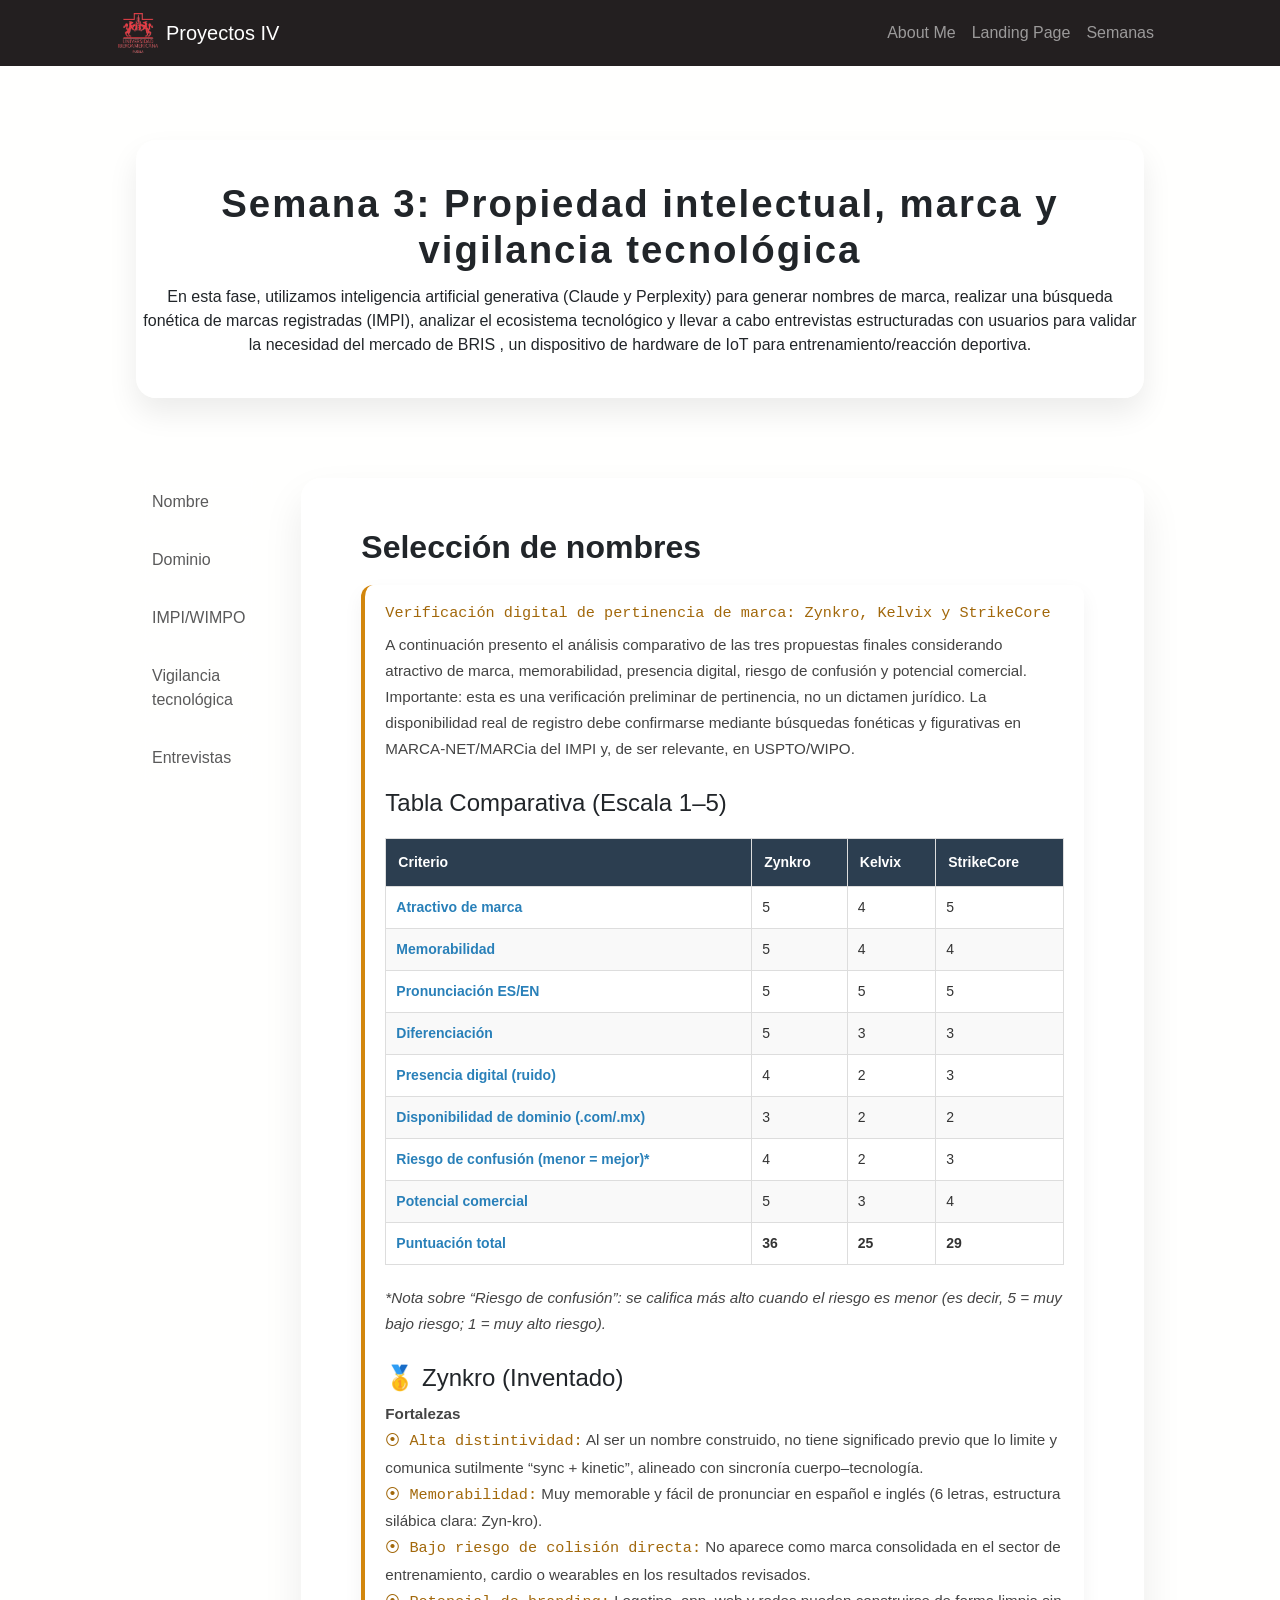
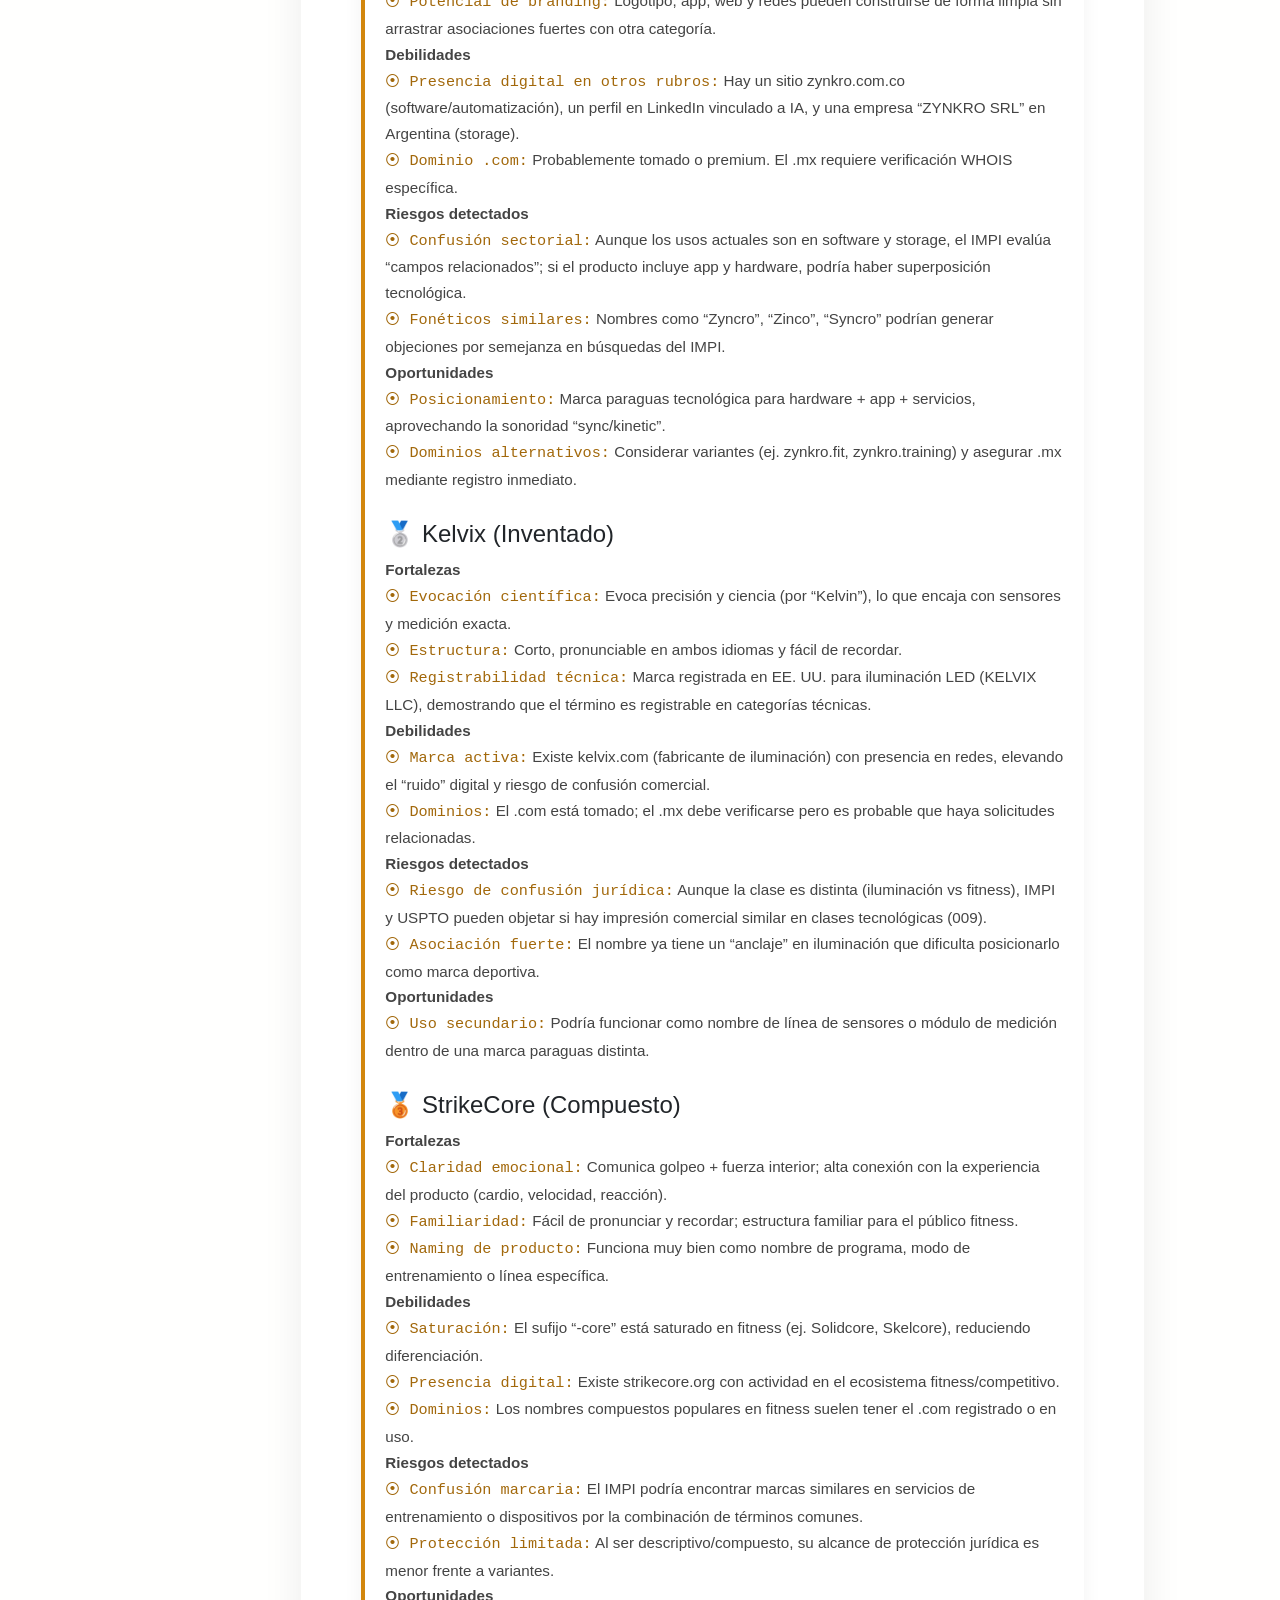
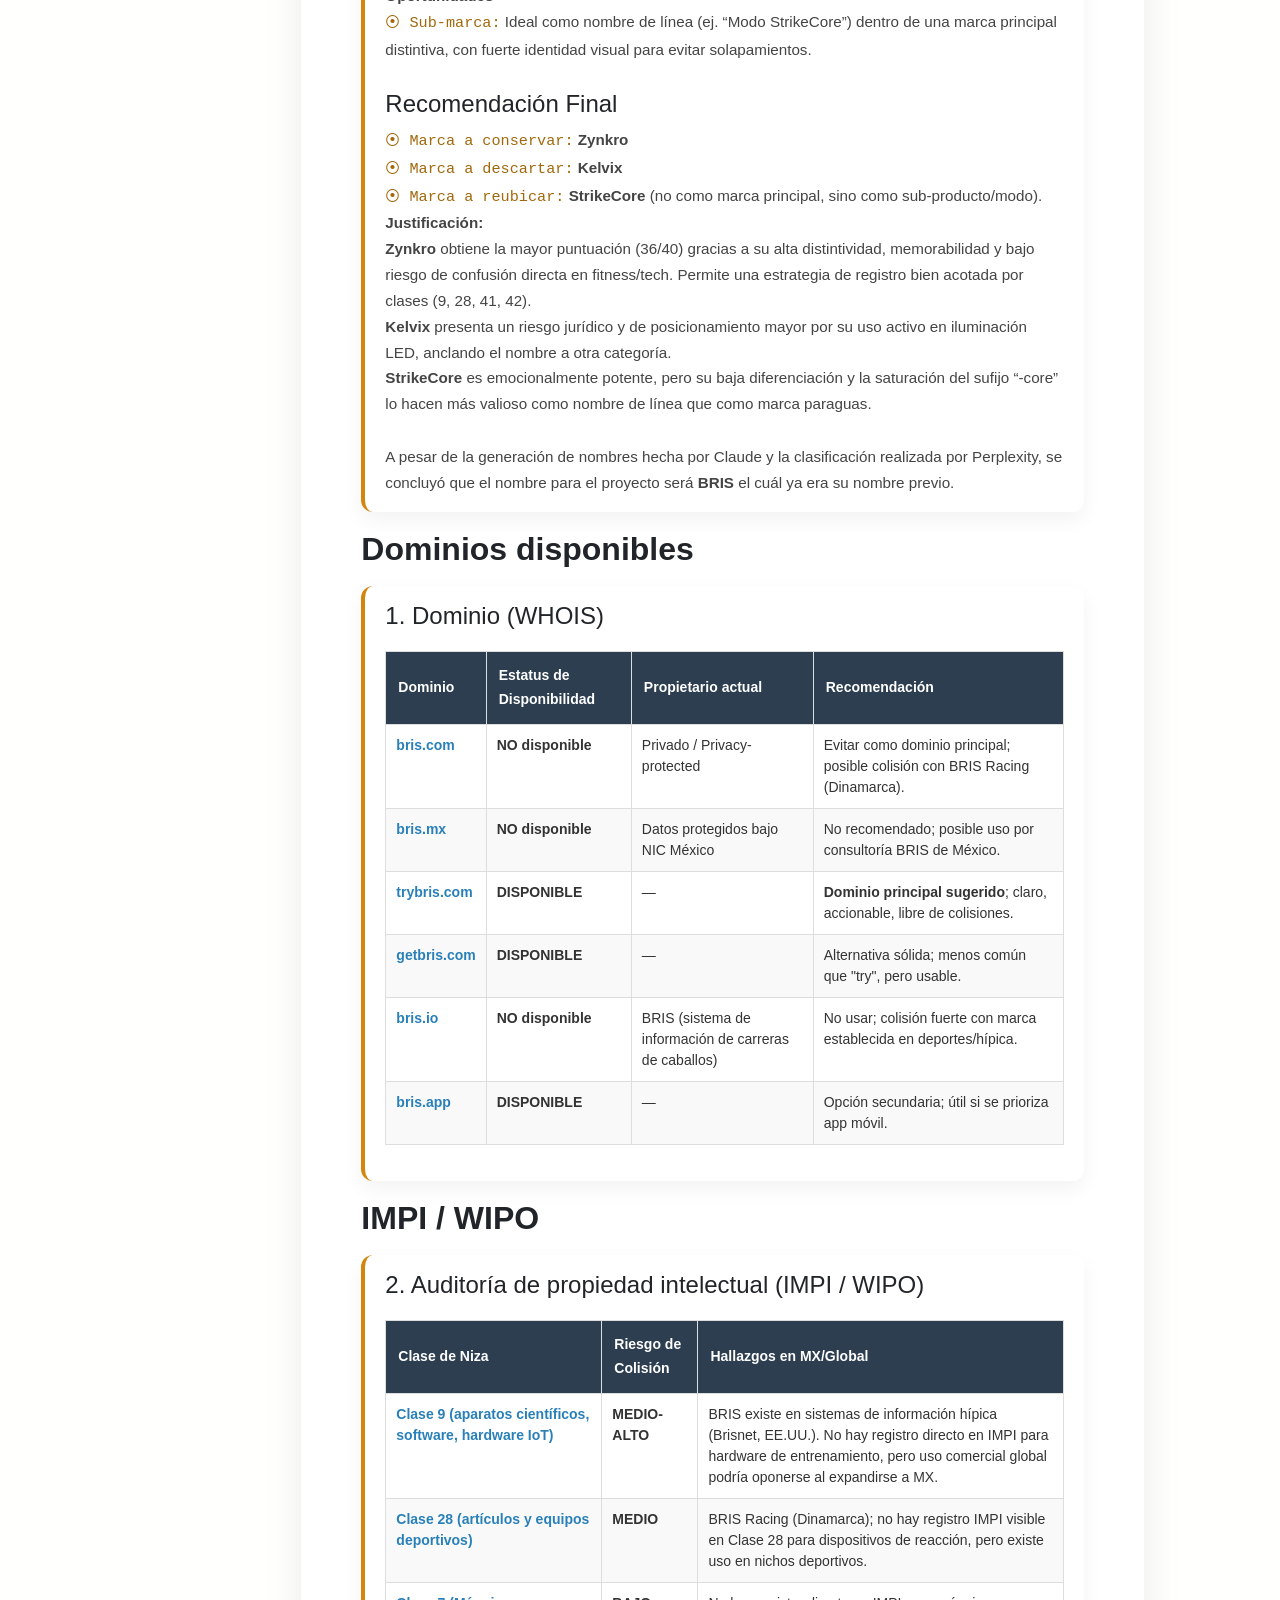
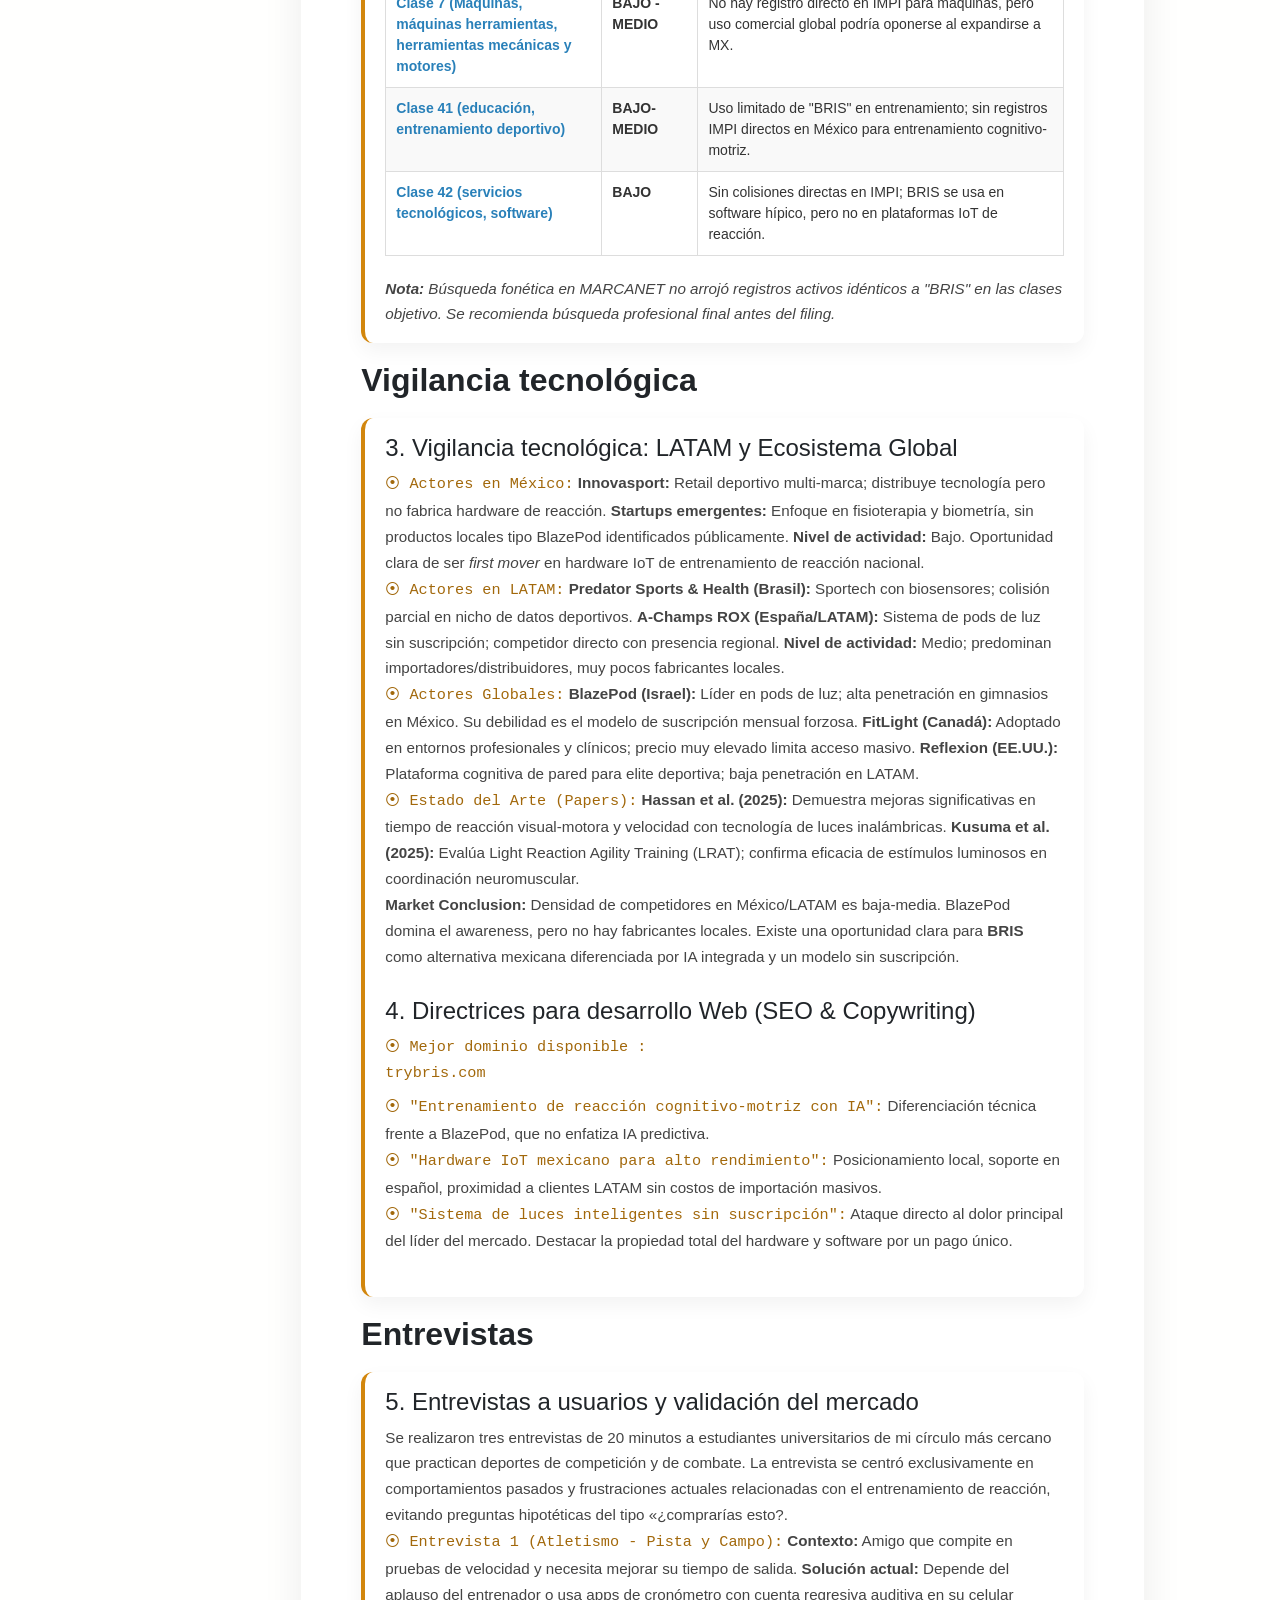
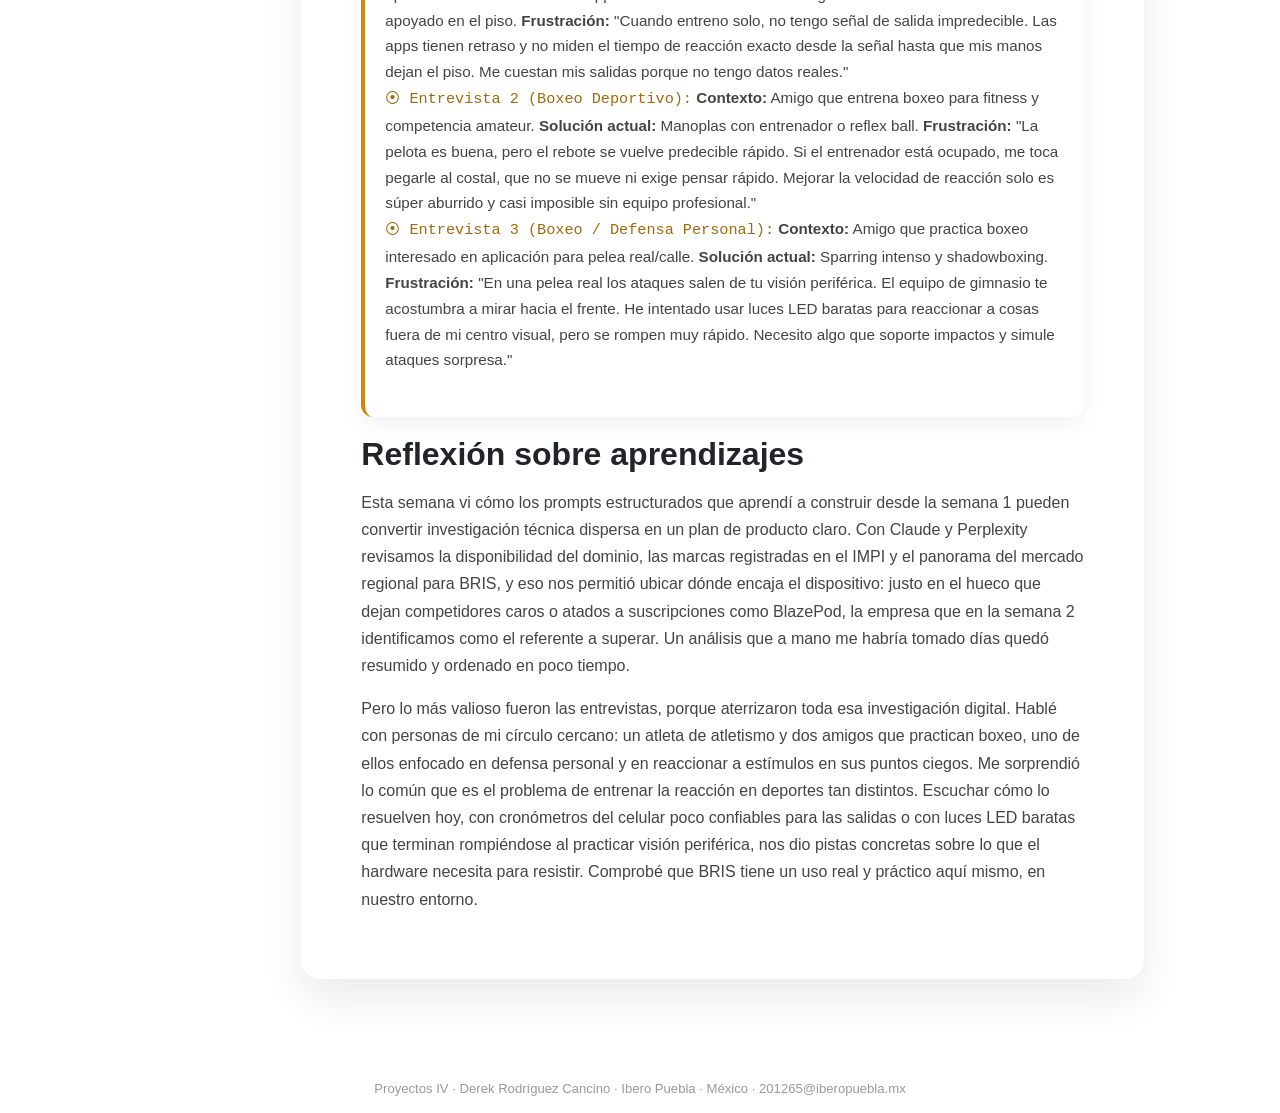
<file: weeks/week3/index.html>
<!DOCTYPE html>
<html lang="en">

<head>
    <meta charset="utf-8" />
    <meta name="viewport" content="width=device-width, initial-scale=1, shrink-to-fit=no" />
    <meta name="contact" content="201265@iberopuebla.mx" />
    <meta name="author" content="Derek Rodríguez Cancino" />
    <title>Semana 3 | Proyectos IV</title>
    <!-- Favicon-->
    <link rel="icon" type="image/x-icon" href="../../assets/fablab.png" />
    <!-- Core theme CSS (includes Bootstrap)-->
    <link href="../../css/styles.css" rel="stylesheet">
    <link href="../../css/faces.css" rel="stylesheet">
</head>

<body class="d-flex flex-column h-100" style="background-color:#fffffe">
    <main class="flex-shrink-0">
        <!-- Navigation-->

        <nav class="navbar navbar-expand-lg navbar-dark bg-dark fixed-top">
                <div class="container px-5">
                    <!--<a class="navbar-brand">Fab Academy</a>-->
                    <a class="navbar-brand d-flex align-items-center" href="../../">
                        <img src="../../assets/fablab.png" alt="FabLab Logo" width="40"height="40" class="me-2"> Proyectos IV </a>
                    <button class="navbar-toggler" type="button" data-bs-toggle="collapse" data-bs-target="#navbarSupportedContent" aria-controls="navbarSupportedContent" aria-expanded="false" aria-label="Toggle navigation"><span class="navbar-toggler-icon"></span></button>
                    <div class="collapse navbar-collapse" id="navbarSupportedContent">
                        <ul class="navbar-nav ms-auto mb-2 mb-lg-0">                   
                            <li class="nav-item"><a class="nav-link" href="../../index.html#yo">About Me</a></li>
                            <li class="nav-item"><a class="nav-link" href="https://kamilgallardo.github.io/PROYECTOS_IV/final-project.html">Landing Page</a></li>
                            <li class="nav-item"><a class="nav-link" href="../../index.html#practicas">Semanas</a></li>
                        </ul>
                    </div>
                </div>
            </nav>

        <section class="week-header">
            <div class="week-glass">
                <h1>Semana 3: Propiedad intelectual, marca y vigilancia tecnológica</h1>
                <div>En esta fase, utilizamos inteligencia artificial generativa (Claude y Perplexity) para generar nombres de marca, realizar una búsqueda fonética de marcas registradas (IMPI), analizar el ecosistema tecnológico y llevar a cabo entrevistas estructuradas con usuarios para validar la necesidad del mercado de BRIS , un dispositivo de hardware de IoT para entrenamiento/reacción deportiva.</div>
            </div>
        </section>

    <!-- Seccion de CONTENIDO-->
        <section class="week-content">
            <div class="week-layout">
                <aside class="week-menu">
                    
                    <a href="#UNO" class="menu-link">Nombre</a>
                    <a href="#DOS" class="menu-link">Dominio</a>
                    <a href="#TRES" class="menu-link">IMPI/WIMPO</a>
                    <a href="#CUATRO" class="menu-link">Vigilancia tecnológica</a>
                    <a href="#CINCO" class="menu-link">Entrevistas</a>
                                       
                </aside>

                <div class="week-paper">
                    
                    

    <h2 id="UNO">Selección de nombres</h2>
    <div class="command-block">
    <p><code>Verificación digital de pertinencia de marca: Zynkro, Kelvix y StrikeCore</code></p>
    <p>A continuación presento el análisis comparativo de las tres propuestas finales considerando atractivo de marca, memorabilidad, presencia digital, riesgo de confusión y potencial comercial. Importante: esta es una verificación preliminar de pertinencia, no un dictamen jurídico. La disponibilidad real de registro debe confirmarse mediante búsquedas fonéticas y figurativas en MARCA-NET/MARCia del IMPI y, de ser relevante, en USPTO/WIPO.</p>
    <br>

    <h4>Tabla Comparativa (Escala 1–5)</h4>
    <table class="material-table">
        <thead>
            <tr>
                <th>Criterio</th>
                <th>Zynkro</th>
                <th>Kelvix</th>
                <th>StrikeCore</th>
            </tr>
        </thead>
        <tbody>
            <tr>
                <td class="material-tag">Atractivo de marca</td>
                <td>5</td>
                <td>4</td>
                <td>5</td>
            </tr>
            <tr>
                <td class="material-tag">Memorabilidad</td>
                <td>5</td>
                <td>4</td>
                <td>4</td>
            </tr>
            <tr>
                <td class="material-tag">Pronunciación ES/EN</td>
                <td>5</td>
                <td>5</td>
                <td>5</td>
            </tr>
            <tr>
                <td class="material-tag">Diferenciación</td>
                <td>5</td>
                <td>3</td>
                <td>3</td>
            </tr>
            <tr>
                <td class="material-tag">Presencia digital (ruido)</td>
                <td>4</td>
                <td>2</td>
                <td>3</td>
            </tr>
            <tr>
                <td class="material-tag">Disponibilidad de dominio (.com/.mx)</td>
                <td>3</td>
                <td>2</td>
                <td>2</td>
            </tr>
            <tr>
                <td class="material-tag">Riesgo de confusión (menor = mejor)*</td>
                <td>4</td>
                <td>2</td>
                <td>3</td>
            </tr>
            <tr>
                <td class="material-tag">Potencial comercial</td>
                <td>5</td>
                <td>3</td>
                <td>4</td>
            </tr>
            <tr>
                <td class="material-tag"><b>Puntuación total</b></td>
                <td><b>36</b></td>
                <td><b>25</b></td>
                <td><b>29</b></td>
            </tr>
        </tbody>
    </table>
    <p><i>*Nota sobre “Riesgo de confusión”: se califica más alto cuando el riesgo es menor (es decir, 5 = muy bajo riesgo; 1 = muy alto riesgo).</i></p>
    <br>

    <h4>🥇 Zynkro (Inventado)</h4>
    <p><b>Fortalezas</b></p>
    <p><code style="display:inline;">⦿ Alta distintividad:</code> Al ser un nombre construido, no tiene significado previo que lo limite y comunica sutilmente “sync + kinetic”, alineado con sincronía cuerpo–tecnología.</p>
    <p><code style="display:inline;">⦿ Memorabilidad:</code> Muy memorable y fácil de pronunciar en español e inglés (6 letras, estructura silábica clara: Zyn-kro).</p>
    <p><code style="display:inline;">⦿ Bajo riesgo de colisión directa:</code> No aparece como marca consolidada en el sector de entrenamiento, cardio o wearables en los resultados revisados.</p>
    <p><code style="display:inline;">⦿ Potencial de branding:</code> Logotipo, app, web y redes pueden construirse de forma limpia sin arrastrar asociaciones fuertes con otra categoría.</p>
    
    <p><b>Debilidades</b></p>
    <p><code style="display:inline;">⦿ Presencia digital en otros rubros:</code> Hay un sitio zynkro.com.co (software/automatización), un perfil en LinkedIn vinculado a IA, y una empresa “ZYNKRO SRL” en Argentina (storage).</p>
    <p><code style="display:inline;">⦿ Dominio .com:</code> Probablemente tomado o premium. El .mx requiere verificación WHOIS específica.</p>

    <p><b>Riesgos detectados</b></p>
    <p><code style="display:inline;">⦿ Confusión sectorial:</code> Aunque los usos actuales son en software y storage, el IMPI evalúa “campos relacionados”; si el producto incluye app y hardware, podría haber superposición tecnológica.</p>
    <p><code style="display:inline;">⦿ Fonéticos similares:</code> Nombres como “Zyncro”, “Zinco”, “Syncro” podrían generar objeciones por semejanza en búsquedas del IMPI.</p>

    <p><b>Oportunidades</b></p>
    <p><code style="display:inline;">⦿ Posicionamiento:</code> Marca paraguas tecnológica para hardware + app + servicios, aprovechando la sonoridad “sync/kinetic”.</p>
    <p><code style="display:inline;">⦿ Dominios alternativos:</code> Considerar variantes (ej. zynkro.fit, zynkro.training) y asegurar .mx mediante registro inmediato.</p>
    <br>

    <h4>🥈 Kelvix (Inventado)</h4>
    <p><b>Fortalezas</b></p>
    <p><code style="display:inline;">⦿ Evocación científica:</code> Evoca precisión y ciencia (por “Kelvin”), lo que encaja con sensores y medición exacta.</p>
    <p><code style="display:inline;">⦿ Estructura:</code> Corto, pronunciable en ambos idiomas y fácil de recordar.</p>
    <p><code style="display:inline;">⦿ Registrabilidad técnica:</code> Marca registrada en EE. UU. para iluminación LED (KELVIX LLC), demostrando que el término es registrable en categorías técnicas.</p>

    <p><b>Debilidades</b></p>
    <p><code style="display:inline;">⦿ Marca activa:</code> Existe kelvix.com (fabricante de iluminación) con presencia en redes, elevando el “ruido” digital y riesgo de confusión comercial.</p>
    <p><code style="display:inline;">⦿ Dominios:</code> El .com está tomado; el .mx debe verificarse pero es probable que haya solicitudes relacionadas.</p>

    <p><b>Riesgos detectados</b></p>
    <p><code style="display:inline;">⦿ Riesgo de confusión jurídica:</code> Aunque la clase es distinta (iluminación vs fitness), IMPI y USPTO pueden objetar si hay impresión comercial similar en clases tecnológicas (009).</p>
    <p><code style="display:inline;">⦿ Asociación fuerte:</code> El nombre ya tiene un “anclaje” en iluminación que dificulta posicionarlo como marca deportiva.</p>

    <p><b>Oportunidades</b></p>
    <p><code style="display:inline;">⦿ Uso secundario:</code> Podría funcionar como nombre de línea de sensores o módulo de medición dentro de una marca paraguas distinta.</p>
    <br>

    <h4>🥉 StrikeCore (Compuesto)</h4>
    <p><b>Fortalezas</b></p>
    <p><code style="display:inline;">⦿ Claridad emocional:</code> Comunica golpeo + fuerza interior; alta conexión con la experiencia del producto (cardio, velocidad, reacción).</p>
    <p><code style="display:inline;">⦿ Familiaridad:</code> Fácil de pronunciar y recordar; estructura familiar para el público fitness.</p>
    <p><code style="display:inline;">⦿ Naming de producto:</code> Funciona muy bien como nombre de programa, modo de entrenamiento o línea específica.</p>

    <p><b>Debilidades</b></p>
    <p><code style="display:inline;">⦿ Saturación:</code> El sufijo “-core” está saturado en fitness (ej. Solidcore, Skelcore), reduciendo diferenciación.</p>
    <p><code style="display:inline;">⦿ Presencia digital:</code> Existe strikecore.org con actividad en el ecosistema fitness/competitivo.</p>
    <p><code style="display:inline;">⦿ Dominios:</code> Los nombres compuestos populares en fitness suelen tener el .com registrado o en uso.</p>

    <p><b>Riesgos detectados</b></p>
    <p><code style="display:inline;">⦿ Confusión marcaria:</code> El IMPI podría encontrar marcas similares en servicios de entrenamiento o dispositivos por la combinación de términos comunes.</p>
    <p><code style="display:inline;">⦿ Protección limitada:</code> Al ser descriptivo/compuesto, su alcance de protección jurídica es menor frente a variantes.</p>

    <p><b>Oportunidades</b></p>
    <p><code style="display:inline;">⦿ Sub-marca:</code> Ideal como nombre de línea (ej. “Modo StrikeCore”) dentro de una marca principal distintiva, con fuerte identidad visual para evitar solapamientos.</p>
    <br>

    <h4>Recomendación Final</h4>
    <p><code style="display:inline;">⦿ Marca a conservar:</code> <b>Zynkro</b></p>
    <p><code style="display:inline;">⦿ Marca a descartar:</code> <b>Kelvix</b></p>
    <p><code style="display:inline;">⦿ Marca a reubicar:</code> <b>StrikeCore</b> (no como marca principal, sino como sub-producto/modo).</p>
    
    <p><b>Justificación:</b><br>
    <b>Zynkro</b> obtiene la mayor puntuación (36/40) gracias a su alta distintividad, memorabilidad y bajo riesgo de confusión directa en fitness/tech. Permite una estrategia de registro bien acotada por clases (9, 28, 41, 42).<br>
    <b>Kelvix</b> presenta un riesgo jurídico y de posicionamiento mayor por su uso activo en iluminación LED, anclando el nombre a otra categoría.<br>
    <b>StrikeCore</b> es emocionalmente potente, pero su baja diferenciación y la saturación del sufijo “-core” lo hacen más valioso como nombre de línea que como marca paraguas.</p>
<br>
    <p>A pesar de la generación de nombres hecha por Claude y la clasificación realizada por Perplexity, se concluyó que el nombre para el proyecto será <b>BRIS</b> el cuál ya era su nombre previo. </p>
</div>

    <h2 id="DOS">Dominios disponibles</h2>
    <div class="command-block">   
    <h4>1. Dominio (WHOIS)</h4>
    <table class="material-table">
        <thead>
            <tr>
                <th>Dominio</th>
                <th>Estatus de Disponibilidad</th>
                <th>Propietario actual</th>
                <th>Recomendación</th>
            </tr>
        </thead>
        <tbody>
            <tr>
                <td class="material-tag">bris.com</td>
                <td><b>NO disponible</b></td>
                <td>Privado / Privacy-protected</td>
                <td>Evitar como dominio principal; posible colisión con BRIS Racing (Dinamarca).</td>
            </tr>
            <tr>
                <td class="material-tag">bris.mx</td>
                <td><b>NO disponible</b></td>
                <td>Datos protegidos bajo NIC México</td>
                <td>No recomendado; posible uso por consultoría BRIS de México.</td>
            </tr>
            <tr>
                <td class="material-tag">trybris.com</td>
                <td><b>DISPONIBLE</b></td>
                <td>—</td>
                <td><b>Dominio principal sugerido</b>; claro, accionable, libre de colisiones.</td>
            </tr>
            <tr>
                <td class="material-tag">getbris.com</td>
                <td><b>DISPONIBLE</b></td>
                <td>—</td>
                <td>Alternativa sólida; menos común que "try", pero usable.</td>
            </tr>
            <tr>
                <td class="material-tag">bris.io</td>
                <td><b>NO disponible</b></td>
                <td>BRIS (sistema de información de carreras de caballos)</td>
                <td>No usar; colisión fuerte con marca establecida en deportes/hípica.</td>
            </tr>
            <tr>
                <td class="material-tag">bris.app</td>
                <td><b>DISPONIBLE</b></td>
                <td>—</td>
                <td>Opción secundaria; útil si se prioriza app móvil.</td>
            </tr>
        </tbody>
    </table>
    </div>
   
    <h2 id="TRES">IMPI / WIPO</h2>
    <div class="command-block">
    <h4>2. Auditoría de propiedad intelectual (IMPI / WIPO)</h4>
    <table class="material-table">
        <thead>
            <tr>
                <th>Clase de Niza</th>
                <th>Riesgo de Colisión</th>
                <th>Hallazgos en MX/Global</th>
            </tr>
        </thead>
        <tbody>
            <tr>
                <td class="material-tag">Clase 9 (aparatos científicos, software, hardware IoT)</td>
                <td><b>MEDIO-ALTO</b></td>
                <td>BRIS existe en sistemas de información hípica (Brisnet, EE.UU.). No hay registro directo en IMPI para hardware de entrenamiento, pero uso comercial global podría oponerse al expandirse a MX.</td>
            </tr>
            <tr>
                <td class="material-tag">Clase 28 (artículos y equipos deportivos)</td>
                <td><b>MEDIO</b></td>
                <td>BRIS Racing (Dinamarca); no hay registro IMPI visible en Clase 28 para dispositivos de reacción, pero existe uso en nichos deportivos.</td>
            </tr>
            <tr>
                <td class="material-tag">Clase 7 (Máquinas, máquinas herramientas, herramientas mecánicas y motores)</td>
                <td><b>BAJO - MEDIO</b></td>
                <td>No hay registro directo en IMPI para máquinas, pero uso comercial global podría oponerse al expandirse a MX.</td>
            </tr>
            <tr>
                <td class="material-tag">Clase 41 (educación, entrenamiento deportivo)</td>
                <td><b>BAJO-MEDIO</b></td>
                <td>Uso limitado de "BRIS" en entrenamiento; sin registros IMPI directos en México para entrenamiento cognitivo-motriz.</td>
            </tr>
            <tr>
                <td class="material-tag">Clase 42 (servicios tecnológicos, software)</td>
                <td><b>BAJO</b></td>
                <td>Sin colisiones directas en IMPI; BRIS se usa en software hípico, pero no en plataformas IoT de reacción.</td>
            </tr>
        </tbody>
    </table>
    <p><i><b>Nota:</b> Búsqueda fonética en MARCANET no arrojó registros activos idénticos a "BRIS" en las clases objetivo. Se recomienda búsqueda profesional final antes del filing.</i></p>
    </div>

     <h2 id="CUATRO">Vigilancia tecnológica</h2>
    <div class="command-block">
        <h4>3. Vigilancia tecnológica: LATAM y Ecosistema Global</h4>
    <p><code style="display:inline;">⦿ Actores en México:</code> <b>Innovasport:</b> Retail deportivo multi-marca; distribuye tecnología pero no fabrica hardware de reacción. <b>Startups emergentes:</b> Enfoque en fisioterapia y biometría, sin productos locales tipo BlazePod identificados públicamente. <b>Nivel de actividad:</b> Bajo. Oportunidad clara de ser <i>first mover</i> en hardware IoT de entrenamiento de reacción nacional.</p>
    
    <p><code style="display:inline;">⦿ Actores en LATAM:</code> <b>Predator Sports &amp; Health (Brasil):</b> Sportech con biosensores; colisión parcial en nicho de datos deportivos. <b>A-Champs ROX (España/LATAM):</b> Sistema de pods de luz sin suscripción; competidor directo con presencia regional. <b>Nivel de actividad:</b> Medio; predominan importadores/distribuidores, muy pocos fabricantes locales.</p>
    
    <p><code style="display:inline;">⦿ Actores Globales:</code> <b>BlazePod (Israel):</b> Líder en pods de luz; alta penetración en gimnasios en México. Su debilidad es el modelo de suscripción mensual forzosa. <b>FitLight (Canadá):</b> Adoptado en entornos profesionales y clínicos; precio muy elevado limita acceso masivo. <b>Reflexion (EE.UU.):</b> Plataforma cognitiva de pared para elite deportiva; baja penetración en LATAM.</p>
    
    <p><code style="display:inline;">⦿ Estado del Arte (Papers):</code> <b>Hassan et al. (2025):</b> Demuestra mejoras significativas en tiempo de reacción visual-motora y velocidad con tecnología de luces inalámbricas. <b>Kusuma et al. (2025):</b> Evalúa Light Reaction Agility Training (LRAT); confirma eficacia de estímulos luminosos en coordinación neuromuscular.</p>
    
    <p><b>Market Conclusion:</b> Densidad de competidores en México/LATAM es baja-media. BlazePod domina el awareness, pero no hay fabricantes locales. Existe una oportunidad clara para <b>BRIS</b> como alternativa mexicana diferenciada por IA integrada y un modelo sin suscripción.</p>
    <br>

    <h4>4. Directrices para desarrollo Web (SEO &amp; Copywriting)</h4>
    <p><code style="display:inline;">⦿ Mejor dominio disponible :</code> <code>trybris.com</code></p>
    <p><code style="display:inline;">⦿ "Entrenamiento de reacción cognitivo-motriz con IA":</code> Diferenciación técnica frente a BlazePod, que no enfatiza IA predictiva.</p>
    <p><code style="display:inline;">⦿ "Hardware IoT mexicano para alto rendimiento":</code> Posicionamiento local, soporte en español, proximidad a clientes LATAM sin costos de importación masivos.</p>
    <p><code style="display:inline;">⦿ "Sistema de luces inteligentes sin suscripción":</code> Ataque directo al dolor principal del líder del mercado. Destacar la propiedad total del hardware y software por un pago único.</p>
    <br>
    </div>

    <h2 id="CINCO">Entrevistas</h2>
    <div class="command-block">
        <h4>5. Entrevistas a usuarios y validación del mercado</h4>
    <p>Se realizaron tres entrevistas de 20 minutos a estudiantes universitarios de mi círculo más cercano que practican deportes de competición y de combate. La entrevista se centró exclusivamente en comportamientos pasados y frustraciones actuales relacionadas con el entrenamiento de reacción, evitando preguntas hipotéticas del tipo «¿comprarías esto?.</p>
    
    <p><code style="display:inline;">⦿ Entrevista 1 (Atletismo - Pista y Campo):</code> <b>Contexto:</b> Amigo que compite en pruebas de velocidad y necesita mejorar su tiempo de salida. <b>Solución actual:</b> Depende del aplauso del entrenador o usa apps de cronómetro con cuenta regresiva auditiva en su celular apoyado en el piso. <b>Frustración:</b> "Cuando entreno solo, no tengo señal de salida impredecible. Las apps tienen retraso y no miden el tiempo de reacción exacto desde la señal hasta que mis manos dejan el piso. Me cuestan mis salidas porque no tengo datos reales."</p>
    
    <p><code style="display:inline;">⦿ Entrevista 2 (Boxeo Deportivo):</code> <b>Contexto:</b> Amigo que entrena boxeo para fitness y competencia amateur. <b>Solución actual:</b> Manoplas con entrenador o reflex ball. <b>Frustración:</b> "La pelota es buena, pero el rebote se vuelve predecible rápido. Si el entrenador está ocupado, me toca pegarle al costal, que no se mueve ni exige pensar rápido. Mejorar la velocidad de reacción solo es súper aburrido y casi imposible sin equipo profesional."</p>
    
    <p><code style="display:inline;">⦿ Entrevista 3 (Boxeo / Defensa Personal):</code> <b>Contexto:</b> Amigo que practica boxeo interesado en aplicación para pelea real/calle. <b>Solución actual:</b> Sparring intenso y shadowboxing. <b>Frustración:</b> "En una pelea real los ataques salen de tu visión periférica. El equipo de gimnasio te acostumbra a mirar hacia el frente. He intentado usar luces LED baratas para reaccionar a cosas fuera de mi centro visual, pero se rompen muy rápido. Necesito algo que soporte impactos y simule ataques sorpresa."</p>
    <br>

    </div>

                                        
    <h2 id="Learning">Reflexión sobre aprendizajes</h2>
        <div>
            <p>Esta semana vi cómo los prompts estructurados que aprendí a construir desde la semana 1 pueden convertir investigación técnica dispersa en un plan de producto claro. Con Claude y Perplexity revisamos la disponibilidad del dominio, las marcas registradas en el IMPI y el panorama del mercado regional para BRIS, y eso nos permitió ubicar dónde encaja el dispositivo: justo en el hueco que dejan competidores caros o atados a suscripciones como BlazePod, la empresa que en la semana 2 identificamos como el referente a superar. Un análisis que a mano me habría tomado días quedó resumido y ordenado en poco tiempo.</p>
            <p>Pero lo más valioso fueron las entrevistas, porque aterrizaron toda esa investigación digital. Hablé con personas de mi círculo cercano: un atleta de atletismo y dos amigos que practican boxeo, uno de ellos enfocado en defensa personal y en reaccionar a estímulos en sus puntos ciegos. Me sorprendió lo común que es el problema de entrenar la reacción en deportes tan distintos. Escuchar cómo lo resuelven hoy, con cronómetros del celular poco confiables para las salidas o con luces LED baratas que terminan rompiéndose al practicar visión periférica, nos dio pistas concretas sobre lo que el hardware necesita para resistir. Comprobé que BRIS tiene un uso real y práctico aquí mismo, en nuestro entorno.</p>
           
    </div>

                                                           

                    </div>
                </div>
        </section>

     <!--FIN CONTENIDO-->


    </main>

    <!-- Footer-->
    <footer>
        <div class="col-auto"><div class="small m-0 text-gray">Proyectos IV · Derek Rodríguez Cancino · Ibero Puebla · México · 201265@iberopuebla.mx</div></div>
    </footer>

    <!-- Bootstrap core JS-->
    <!--script src="https://cdn.jsdelivr.net/npm/bootstrap@5.1.3/dist/js/bootstrap.bundle.min.js"></script-->
    <script> AOS.init(); </script>
    <!-- Core theme JS-->
    <script>

        document.querySelectorAll(".cad-tabs-wrapper").forEach(wrapper => {

        let currentGroup = wrapper.querySelector(".cad-group:not([style*='none'])")?.id 
                            || wrapper.querySelector(".cad-group").id;

        let menuIndex = 0;

        function getMenus(){
            return wrapper.querySelectorAll(
            `#${currentGroup} .cad-menu`
            );
        }

        function showMenu(){
            const menus = getMenus();
            menus.forEach(m => m.classList.remove("active"));
            if(menus.length > 0){
            menus[menuIndex].classList.add("active");
            }
        }

        wrapper.querySelectorAll(".cad-arrow").forEach(btn=>{
            btn.addEventListener("click", e=>{
            const dir = btn.classList.contains("left") ? -1 : 1;
            const menus = getMenus();

            menuIndex += dir;

            // carrusel infinito
            if(menuIndex < 0) menuIndex = menus.length - 1;
            if(menuIndex >= menus.length) menuIndex = 0;

            showMenu();
            });
        });

        wrapper.querySelectorAll(".cad-tab").forEach(tab=>{
            tab.addEventListener("click", ()=>{

            wrapper.querySelectorAll(".cad-tab")
                .forEach(t=>t.classList.remove("active"));
            tab.classList.add("active");

            const group = tab.getAttribute("onclick")
                ?.match(/'([^']+)'/)[1];

            wrapper.querySelectorAll(".cad-group")
                .forEach(g=>g.style.display="none");

            const target = wrapper.querySelector("#"+group);
            if(target){
                target.style.display="block";
                currentGroup = group;
                menuIndex = 0;
                showMenu();
            }

            });
        });

        showMenu();

        });

    </script>
    <script>
        const links = document.querySelectorAll('.menu-link');

        links.forEach(link => {
            link.addEventListener('click', () => {
                links.forEach(l => l.classList.remove('active'));
                link.classList.add('active');
            });
        });
    </script>

</body>

</html>
</file>
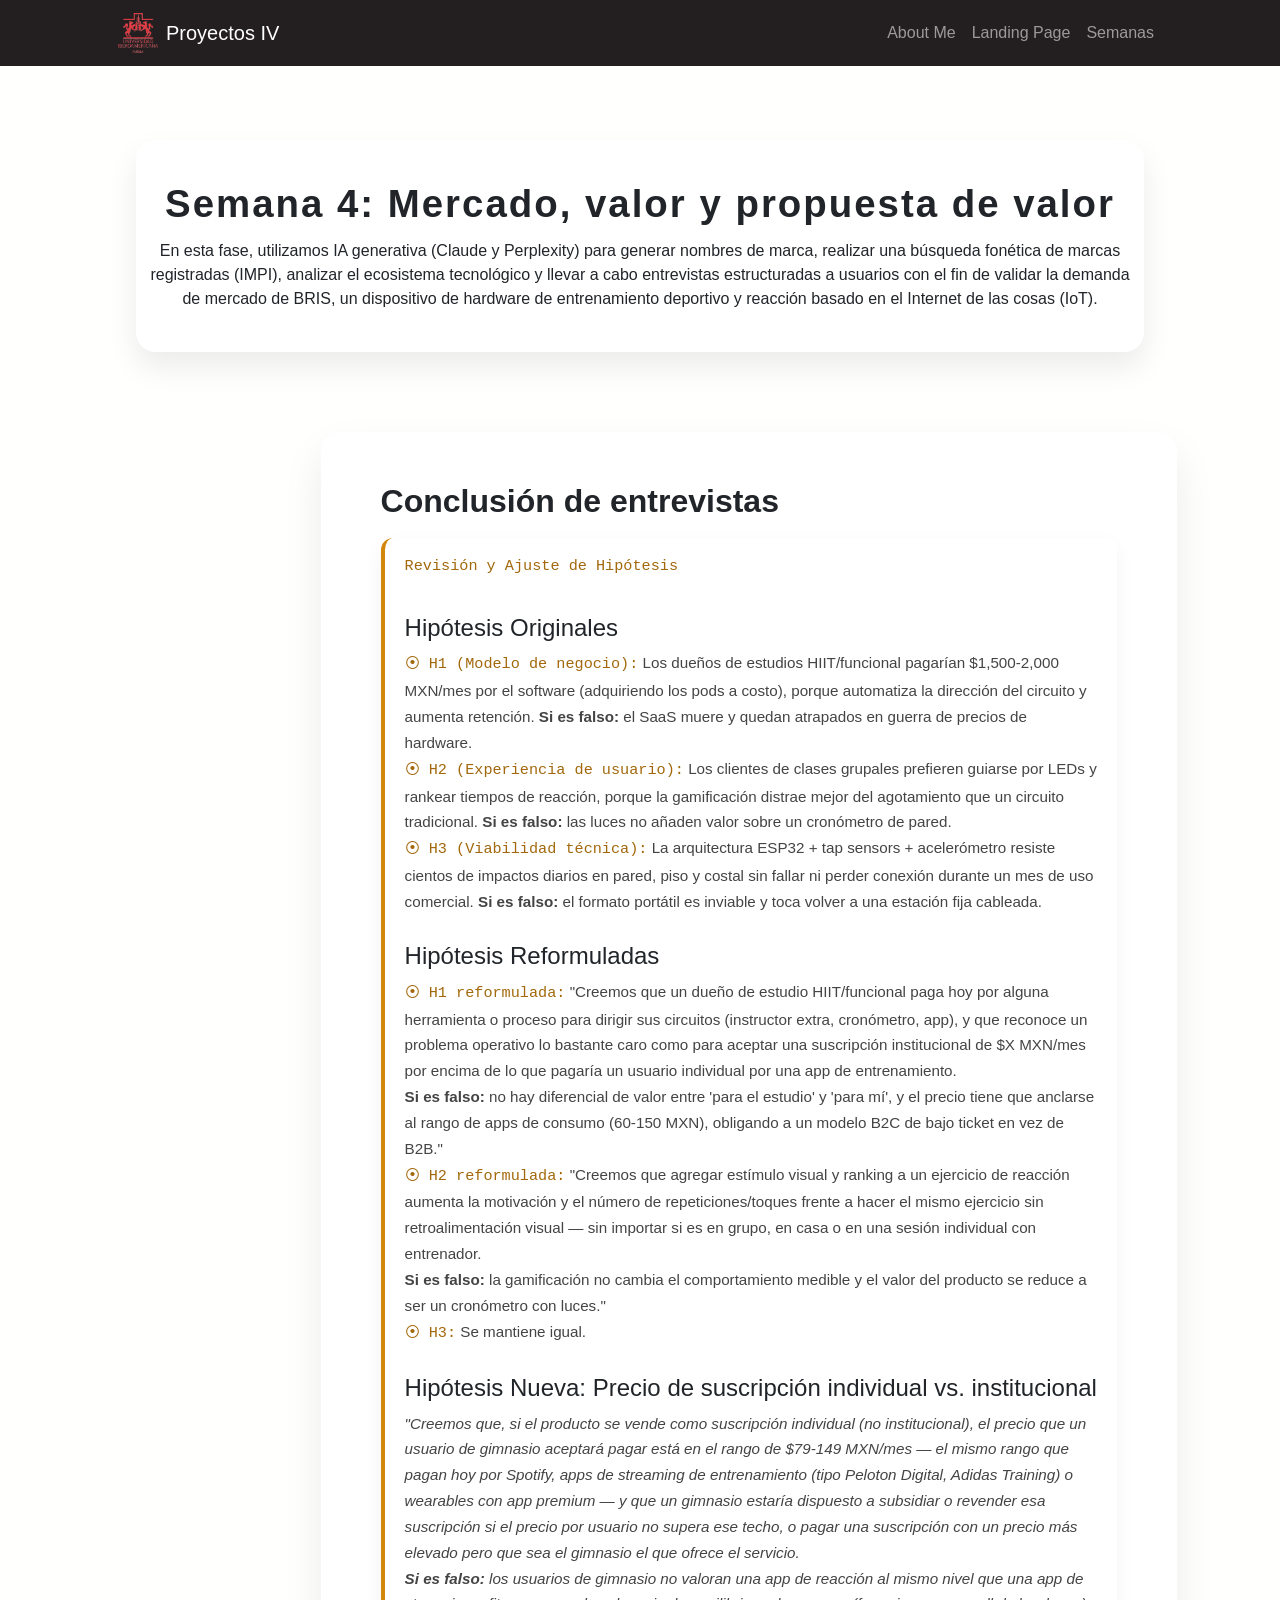
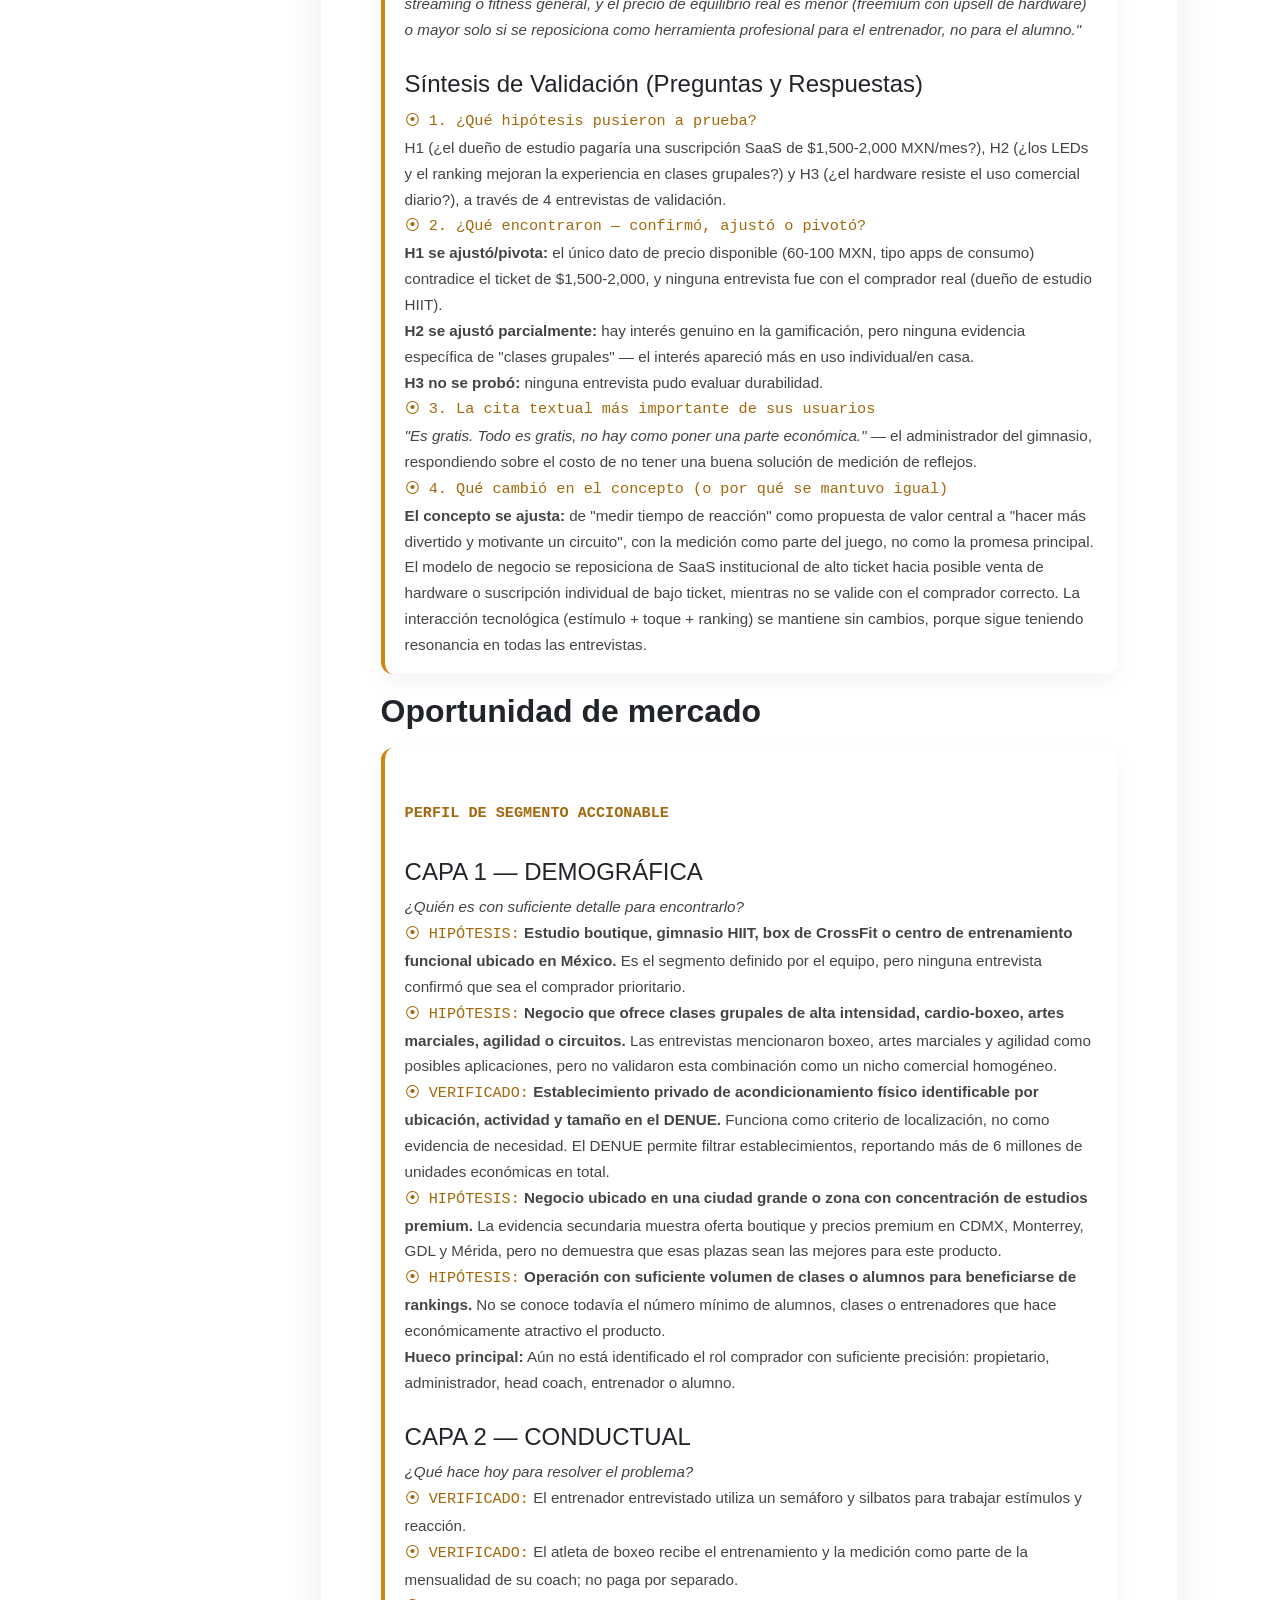
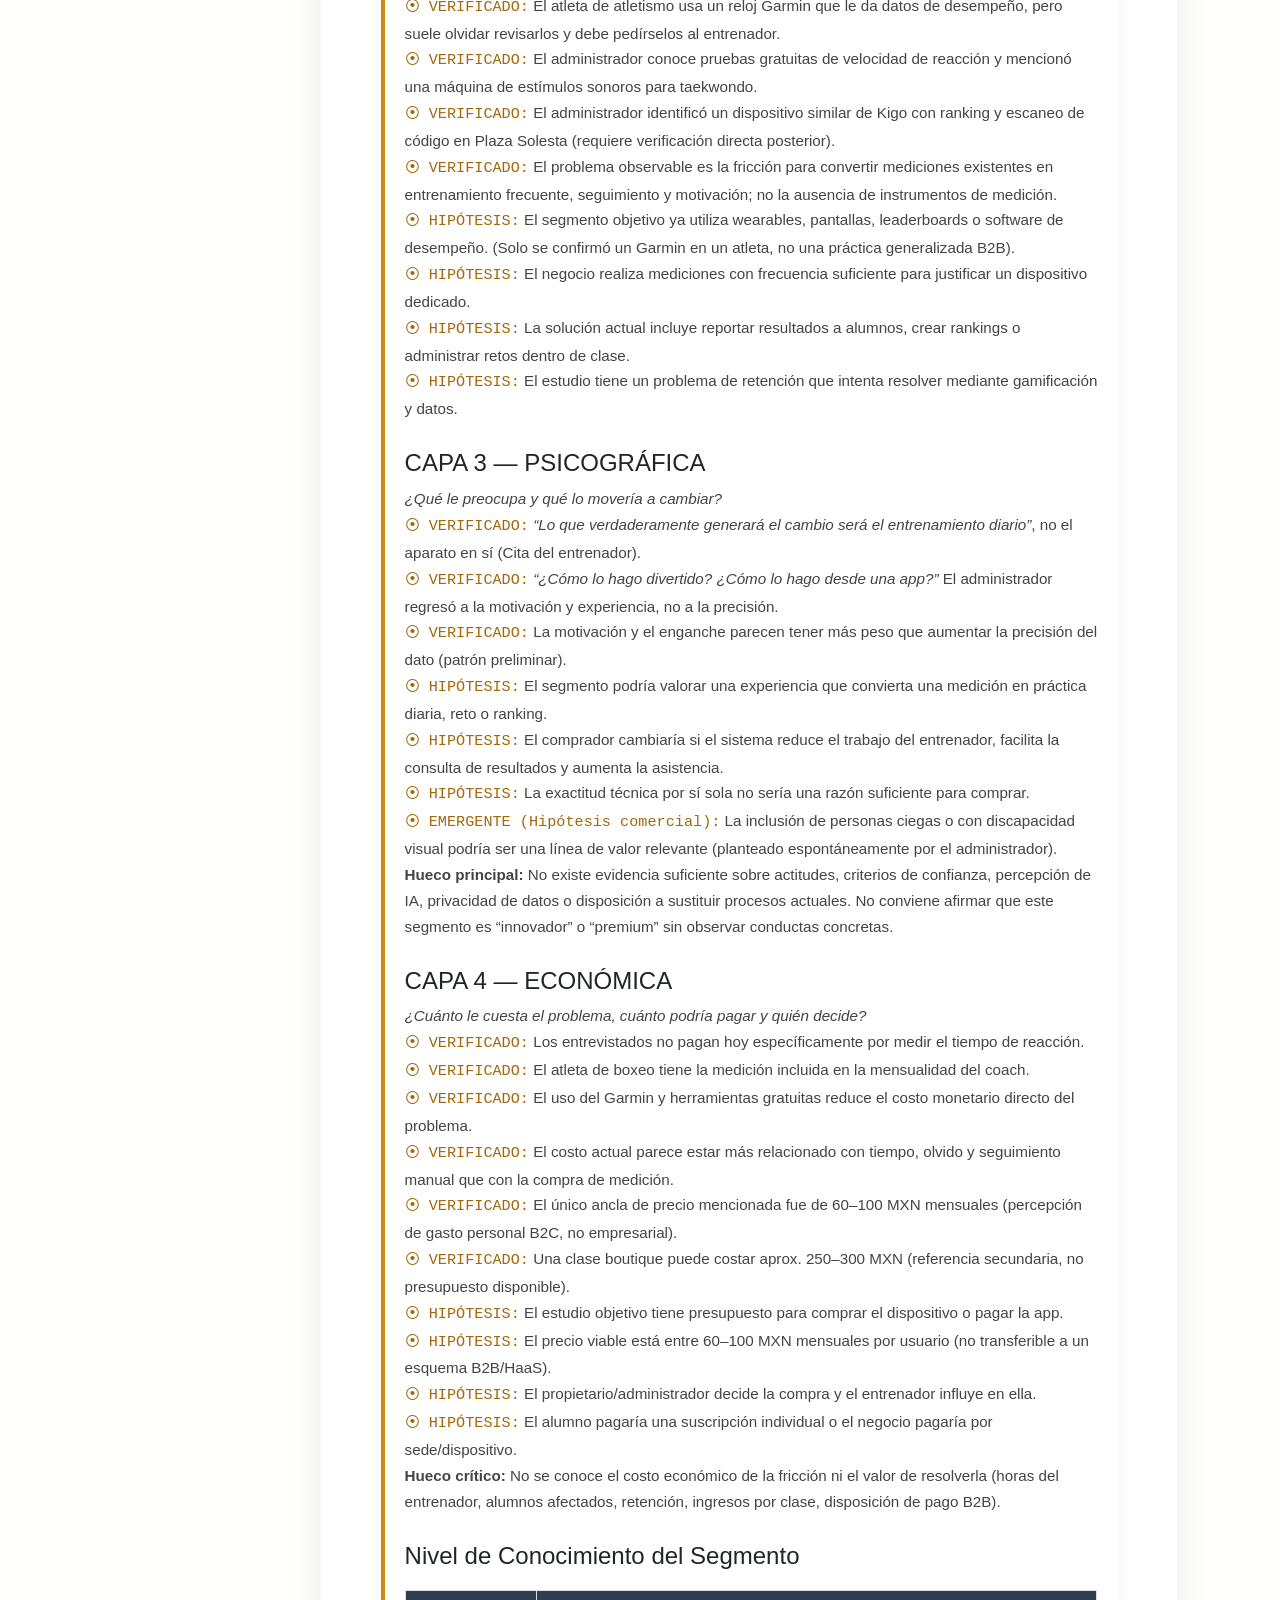
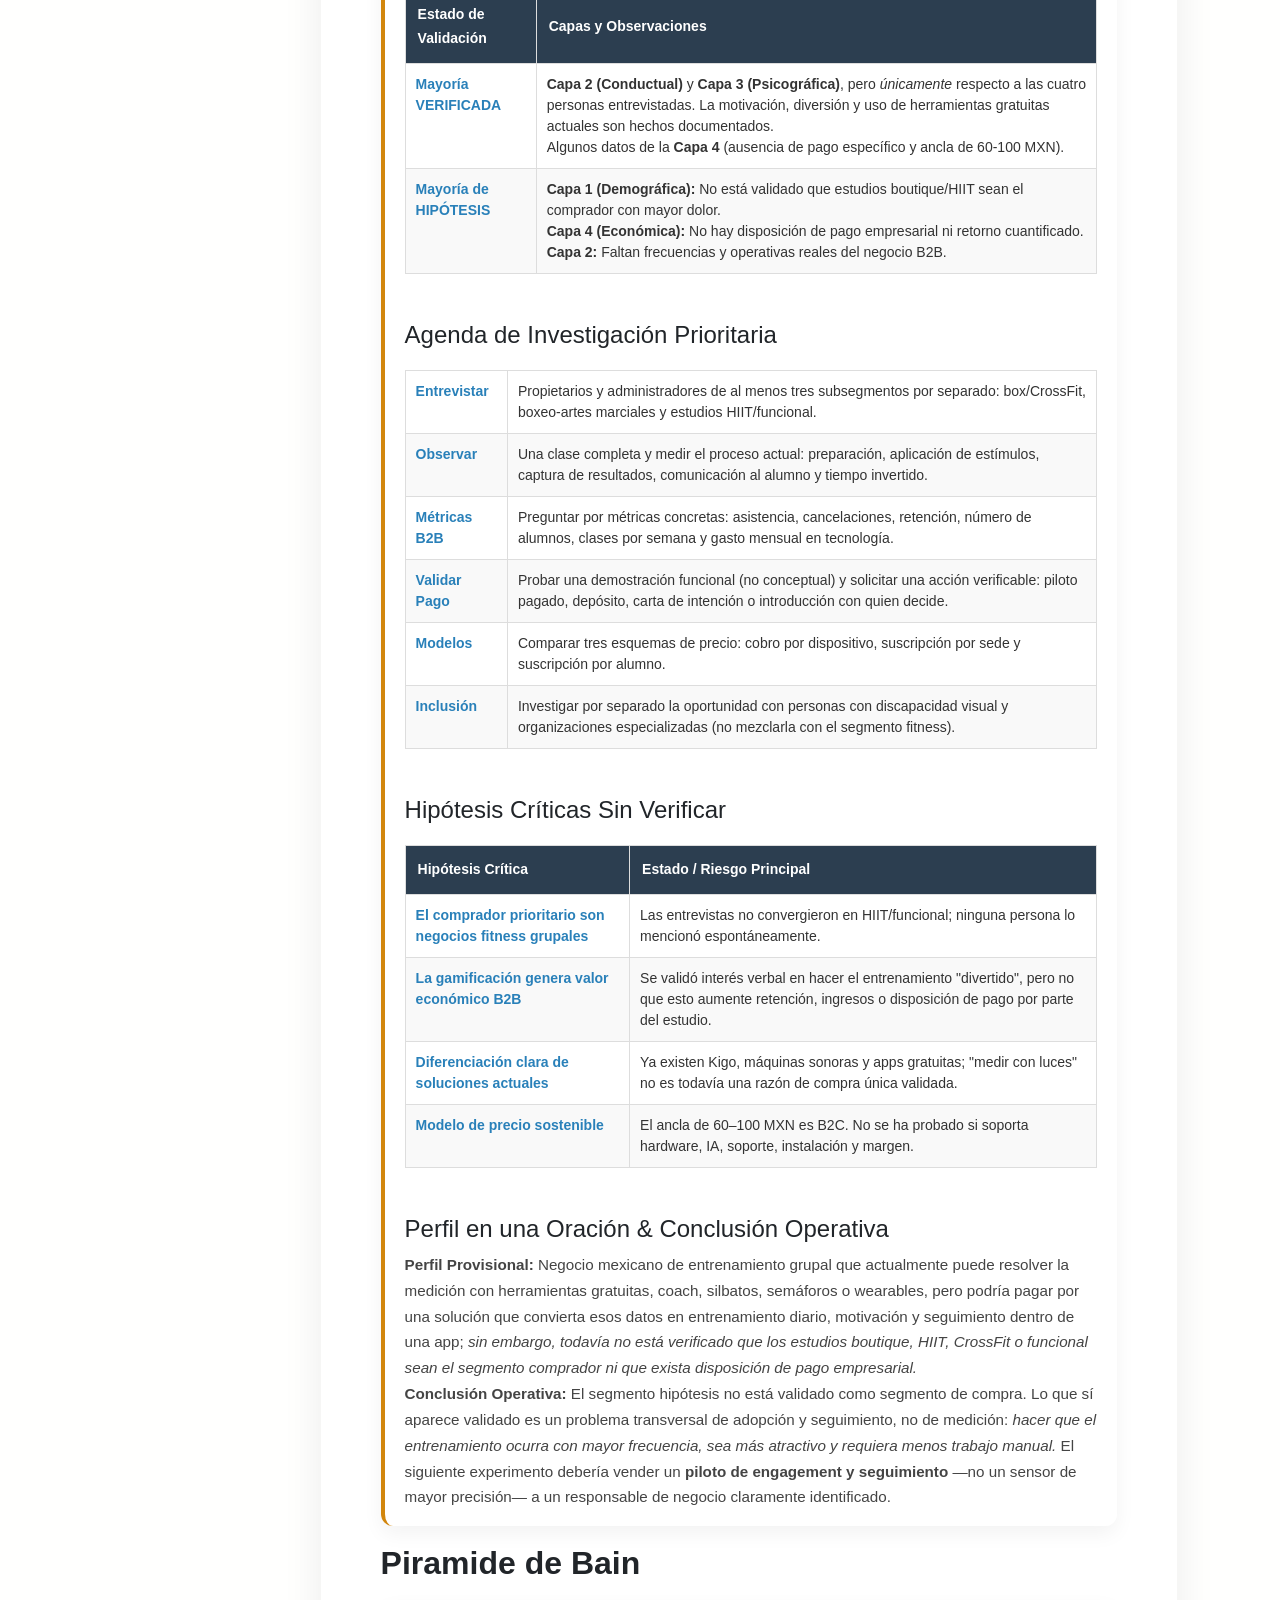
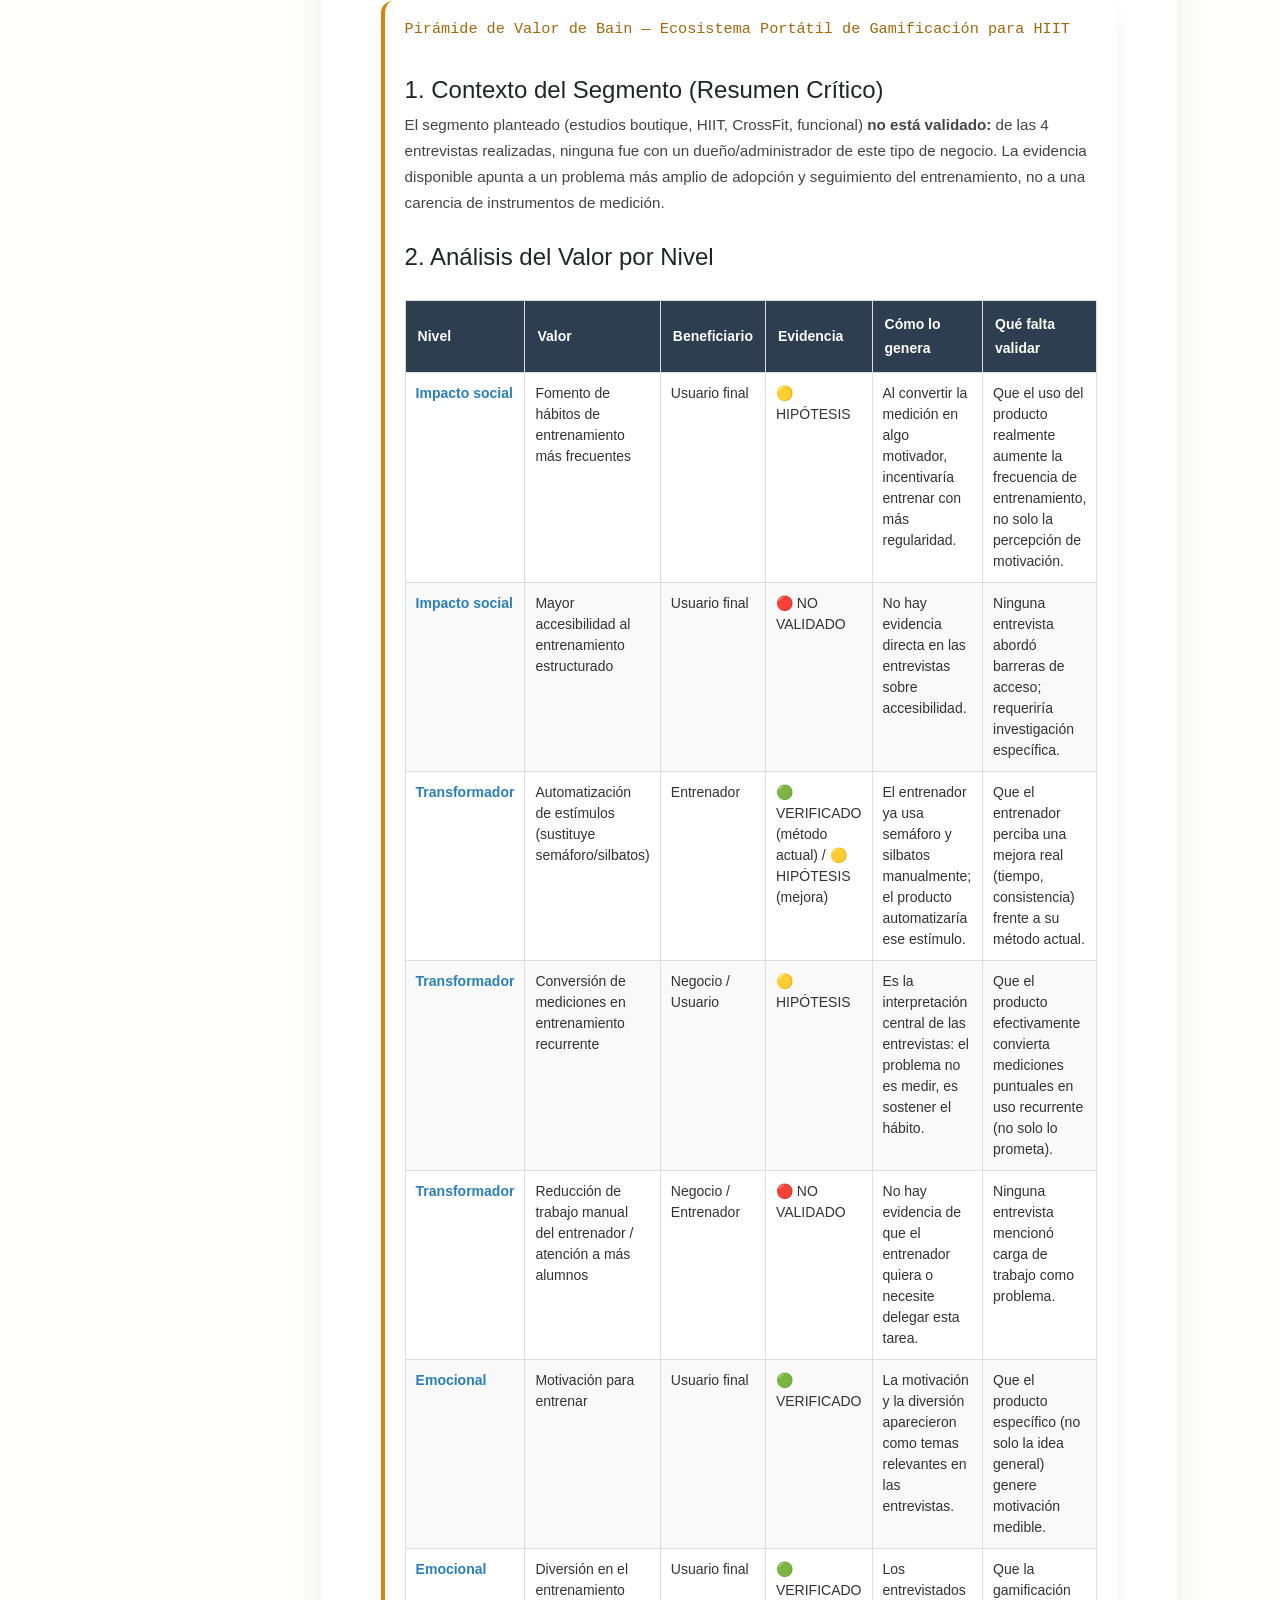
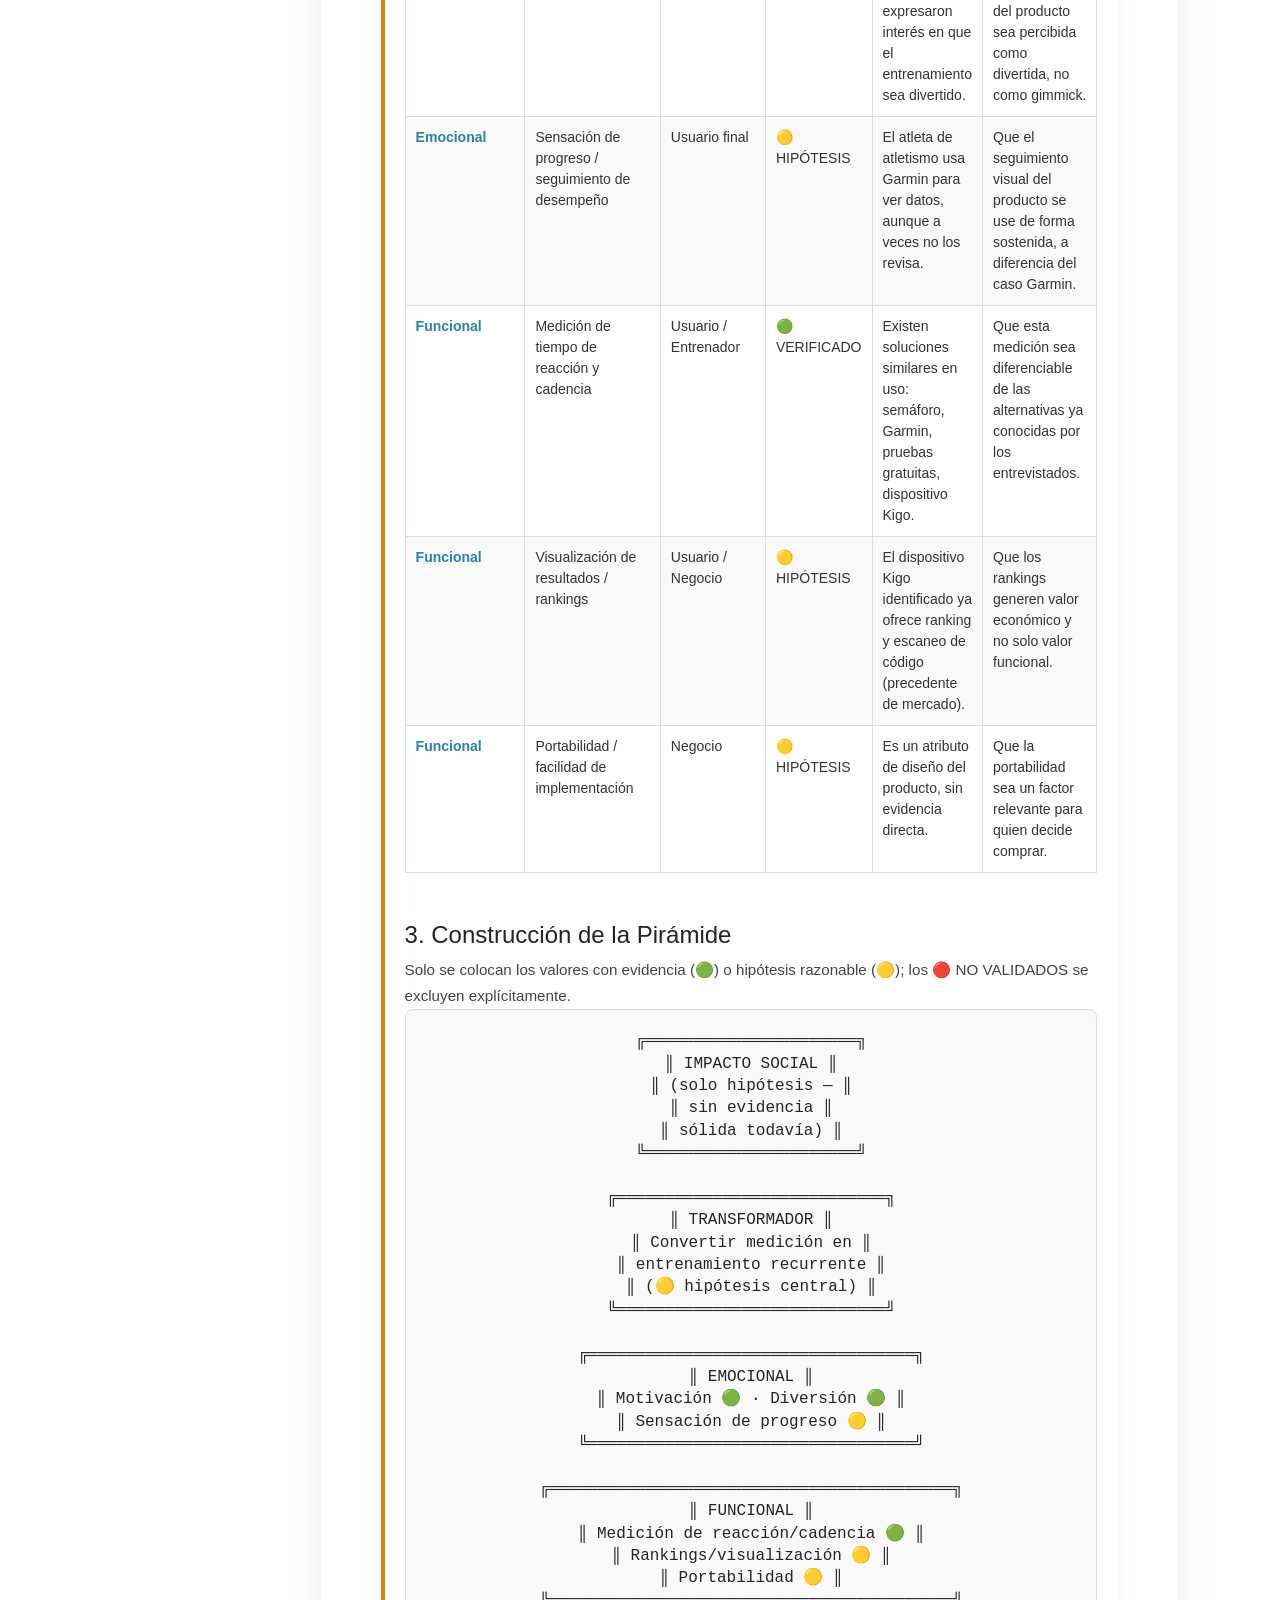
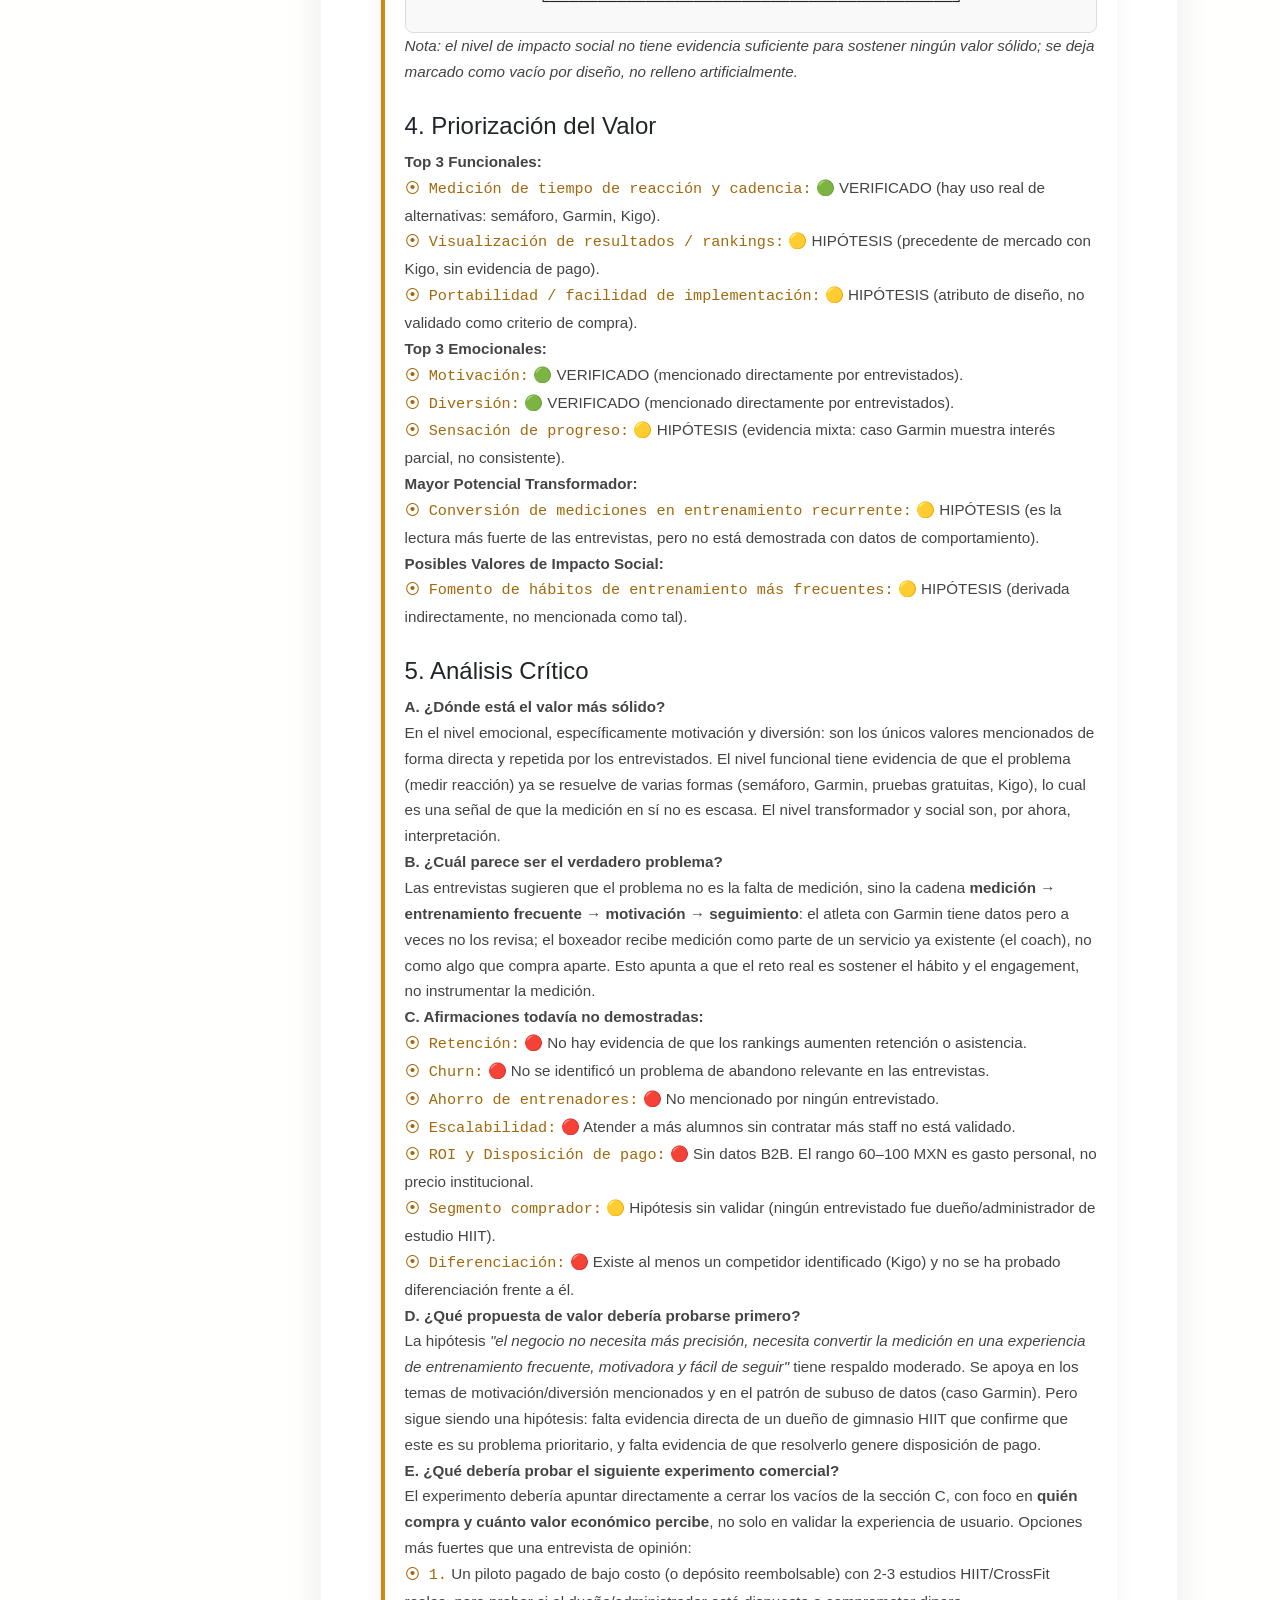
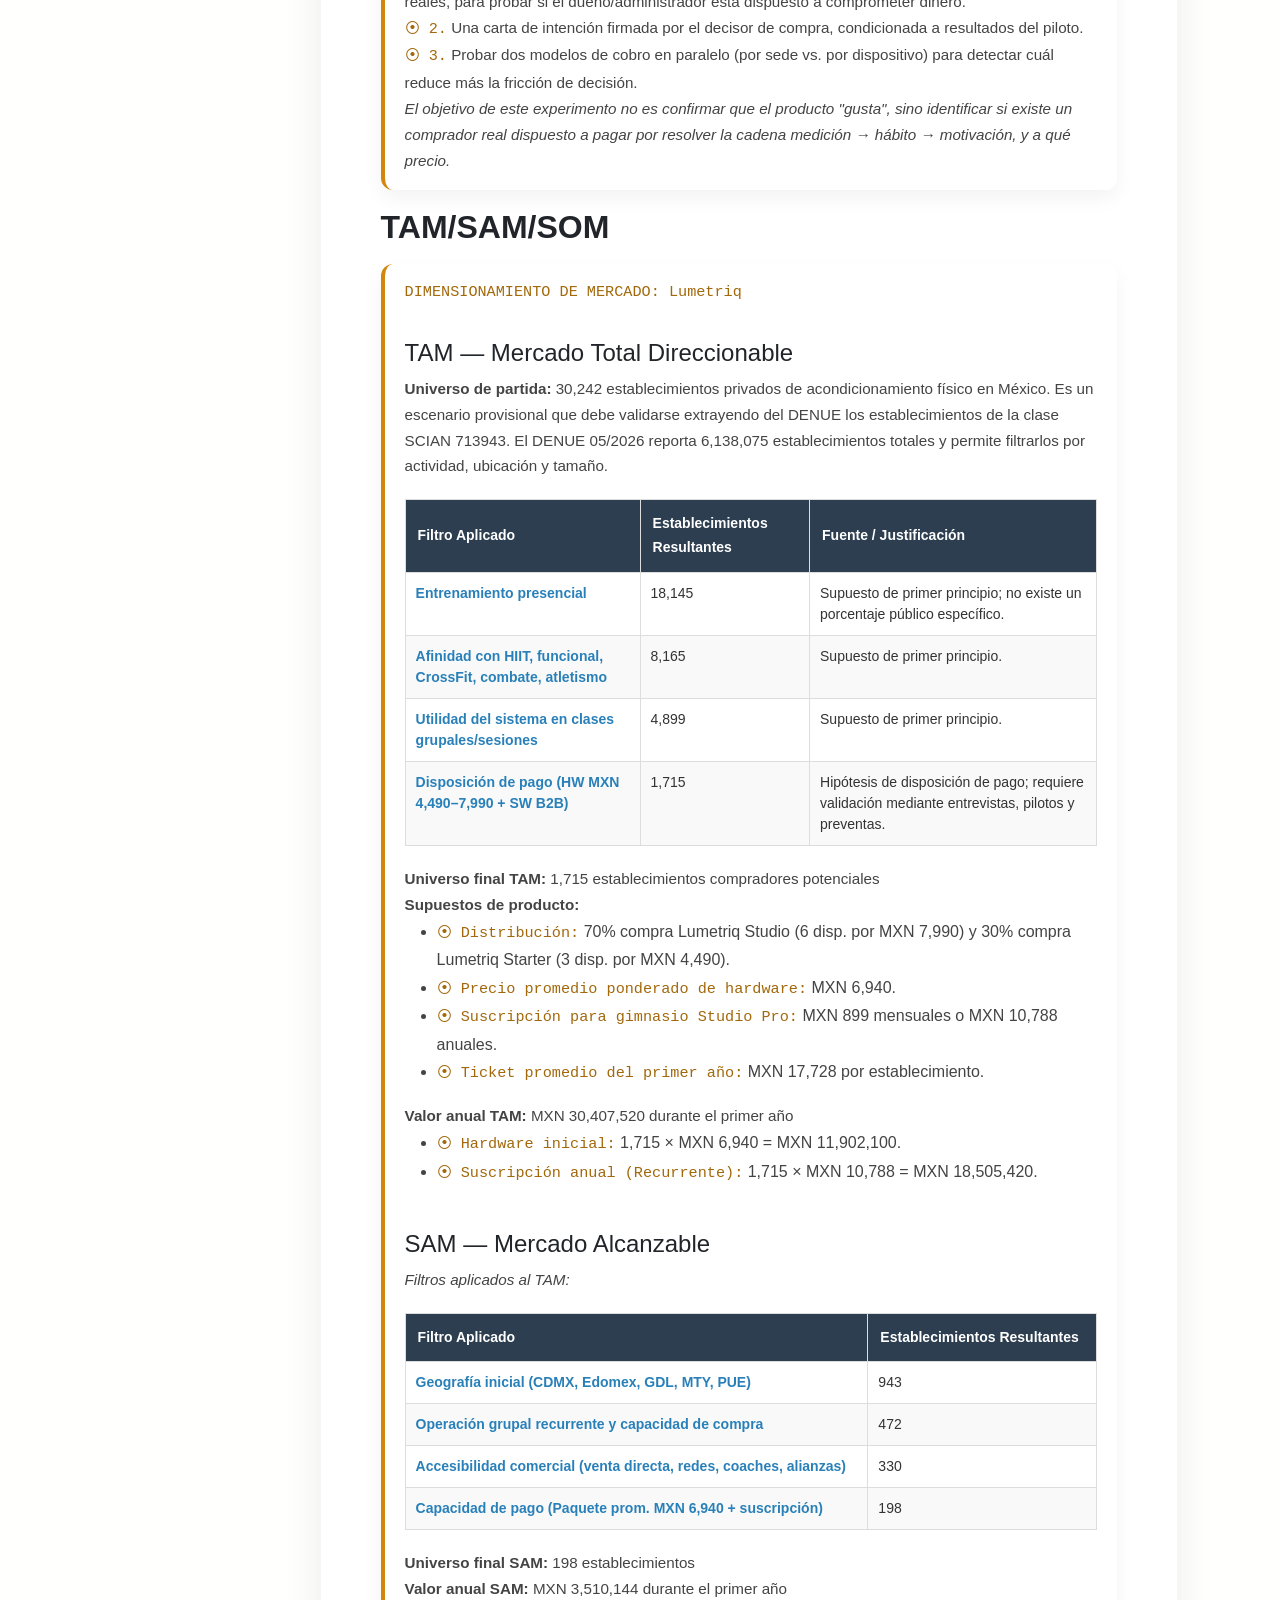
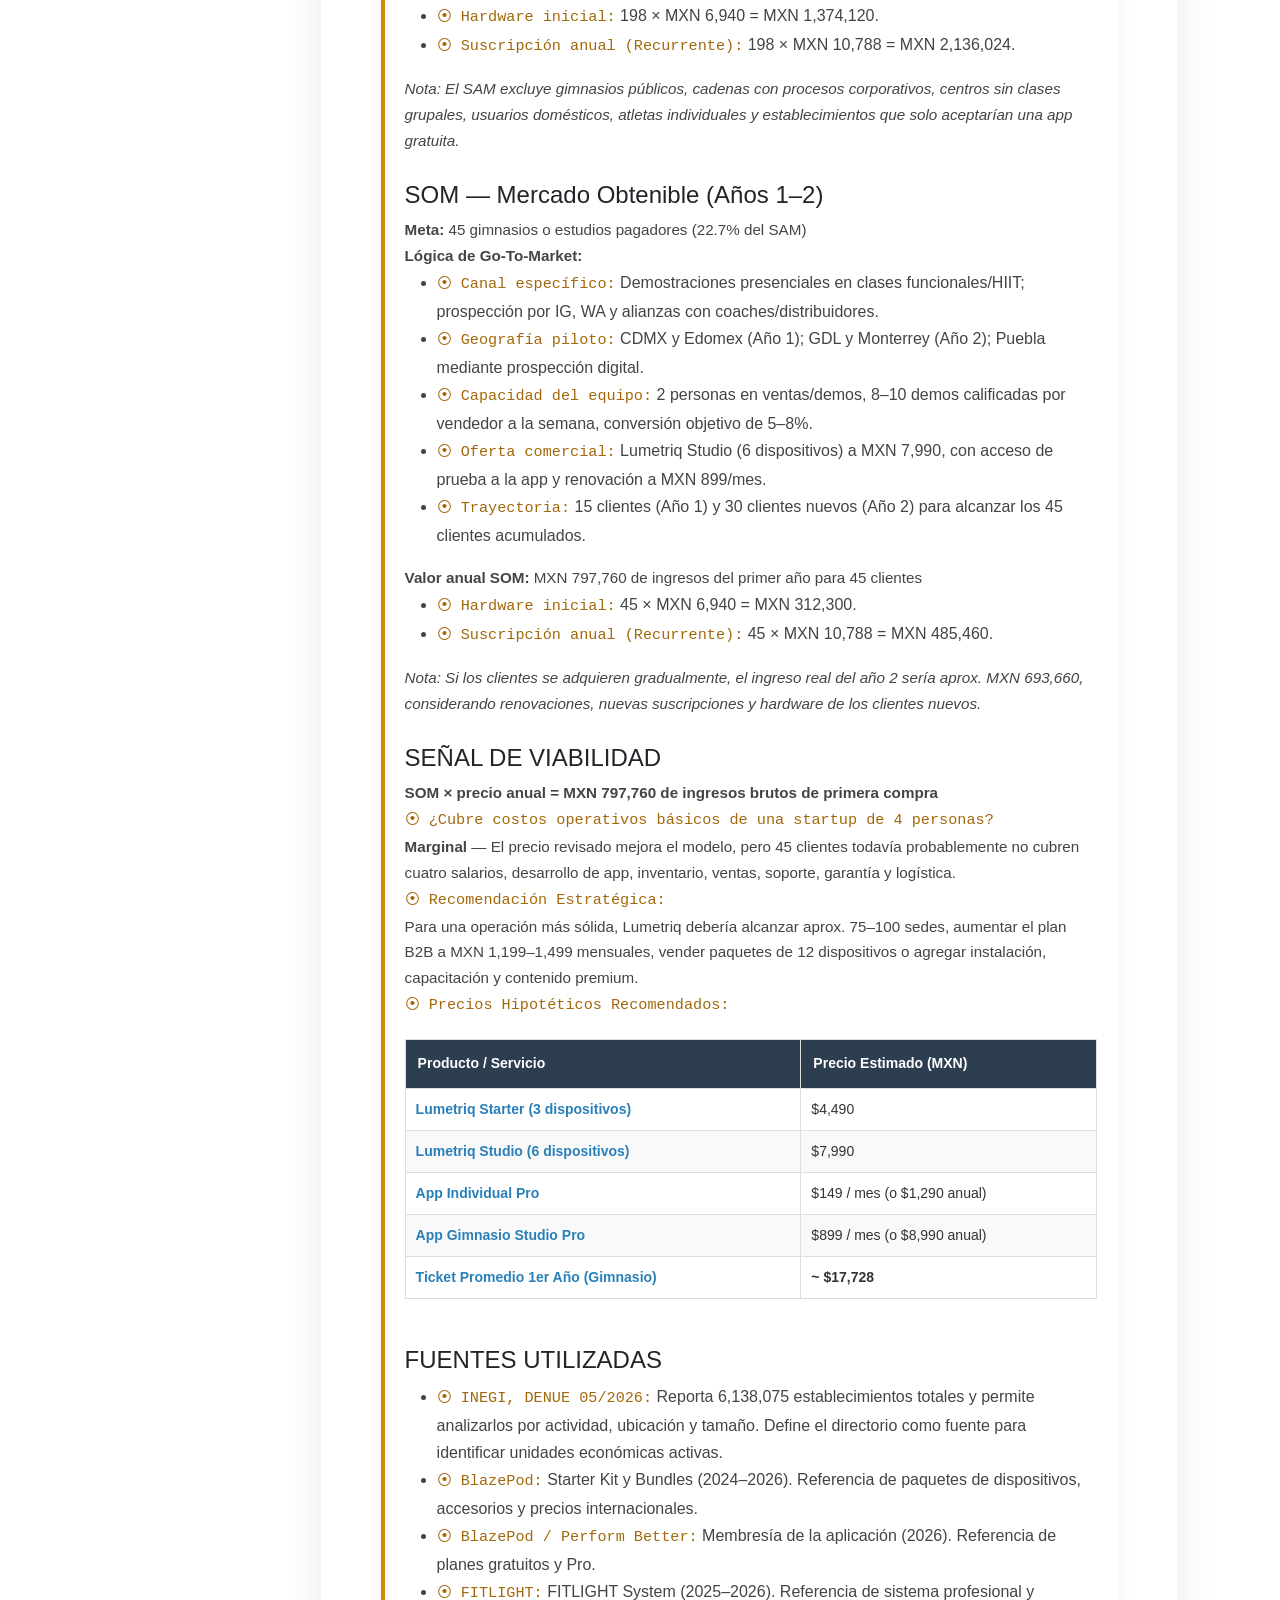
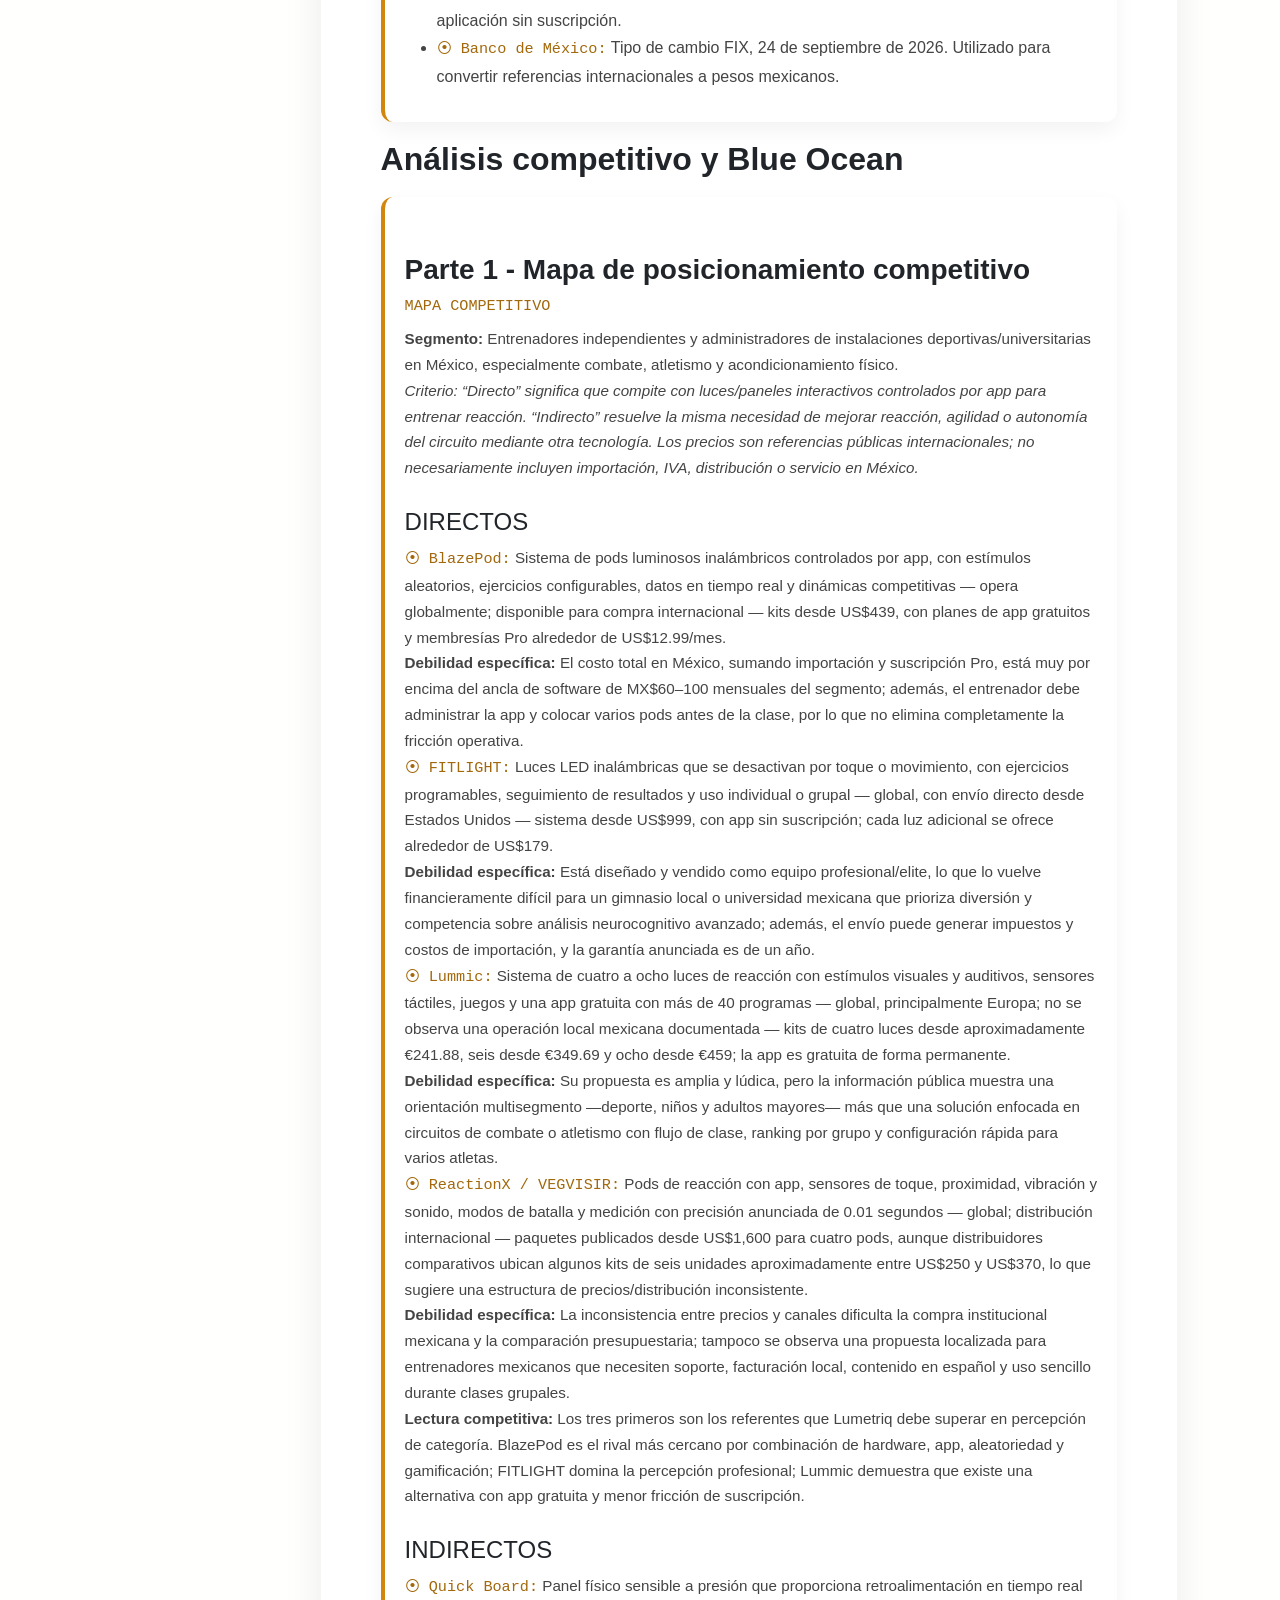
<file: weeks/week4/index.html>
<!DOCTYPE html>
<html lang="en">

<head>
    <meta charset="utf-8" />
    <meta name="viewport" content="width=device-width, initial-scale=1, shrink-to-fit=no" />
    <meta name="contact" content="201265@iberopuebla.mx" />
    <meta name="author" content="Derek Rodríguez Cancino" />
    <title>Semana 4 | Proyectos IV</title>
    <!-- Favicon-->
    <link rel="icon" type="image/x-icon" href="../../assets/fablab.png" />
    <!-- Core theme CSS (includes Bootstrap)-->
    <link href="../../css/styles.css" rel="stylesheet">
    <link href="../../css/faces.css" rel="stylesheet">
</head>

<body class="d-flex flex-column h-100" style="background-color:#fffffe">
    <main class="flex-shrink-0">
        <!-- Navigation-->

        <nav class="navbar navbar-expand-lg navbar-dark bg-dark fixed-top">
                <div class="container px-5">
                    <!--<a class="navbar-brand">Fab Academy</a>-->
                    <a class="navbar-brand d-flex align-items-center" href="../../">
                        <img src="../../assets/fablab.png" alt="FabLab Logo" width="40"height="40" class="me-2"> Proyectos IV </a>
                    <button class="navbar-toggler" type="button" data-bs-toggle="collapse" data-bs-target="#navbarSupportedContent" aria-controls="navbarSupportedContent" aria-expanded="false" aria-label="Toggle navigation"><span class="navbar-toggler-icon"></span></button>
                    <div class="collapse navbar-collapse" id="navbarSupportedContent">
                        <ul class="navbar-nav ms-auto mb-2 mb-lg-0">                   
                            <li class="nav-item"><a class="nav-link" href="../../index.html#yo">About Me</a></li>
                            <li class="nav-item"><a class="nav-link" href="https://kamilgallardo.github.io/PROYECTOS_IV/final-project.html">Landing Page</a></li>
                            <li class="nav-item"><a class="nav-link" href="../../index.html#practicas">Semanas</a></li>
                        </ul>
                    </div>
                </div>
            </nav>

        <section class="week-header">
            <div class="week-glass">
                <h1>Semana 4: Mercado, valor y propuesta de valor</h1>
                <div>En esta fase, utilizamos IA generativa (Claude y Perplexity) para generar nombres de marca, realizar una búsqueda fonética de marcas registradas (IMPI), analizar el ecosistema tecnológico y llevar a cabo entrevistas estructuradas a usuarios con el fin de validar la demanda de mercado de BRIS, un dispositivo de hardware de entrenamiento deportivo y reacción basado en el Internet de las cosas (IoT).</div>
            </div>
        </section>

    <!-- Seccion de CONTENIDO-->
        <section class="week-content">
            <div class="week-layout">
                <aside class="week-menu">
                    
                    <a href="#UNO" class="menu-link">Conclusión de entrevistas</a>
                    <a href="#DOS" class="menu-link">Oportunidad de mercado</a>
                    <a href="#TRES" class="menu-link">Piramide de Bain</a>
                    <a href="#CUATRO" class="menu-link">TAM/SAM/SOM</a>
                    <a href="#CINCO" class="menu-link">Análisis competitivo y Blue Ocean</a>
                                       
                </aside>

                <div class="week-paper">
                    
                    

    <h2 id="UNO">Conclusión de entrevistas</h2>
    <div class="command-block">
    <p><code>Revisión y Ajuste de Hipótesis</code></p>
    <br>

    <h4>Hipótesis Originales</h4>
    <p><code style="display:inline;">⦿ H1 (Modelo de negocio):</code> Los dueños de estudios HIIT/funcional pagarían $1,500-2,000 MXN/mes por el software (adquiriendo los pods a costo), porque automatiza la dirección del circuito y aumenta retención. <b>Si es falso:</b> el SaaS muere y quedan atrapados en guerra de precios de hardware.</p>
    <p><code style="display:inline;">⦿ H2 (Experiencia de usuario):</code> Los clientes de clases grupales prefieren guiarse por LEDs y rankear tiempos de reacción, porque la gamificación distrae mejor del agotamiento que un circuito tradicional. <b>Si es falso:</b> las luces no añaden valor sobre un cronómetro de pared.</p>
    <p><code style="display:inline;">⦿ H3 (Viabilidad técnica):</code> La arquitectura ESP32 + tap sensors + acelerómetro resiste cientos de impactos diarios en pared, piso y costal sin fallar ni perder conexión durante un mes de uso comercial. <b>Si es falso:</b> el formato portátil es inviable y toca volver a una estación fija cableada.</p>
    <br>

    <h4>Hipótesis Reformuladas</h4>
    <p><code style="display:inline;">⦿ H1 reformulada:</code> "Creemos que un dueño de estudio HIIT/funcional paga hoy por alguna herramienta o proceso para dirigir sus circuitos (instructor extra, cronómetro, app), y que reconoce un problema operativo lo bastante caro como para aceptar una suscripción institucional de $X MXN/mes por encima de lo que pagaría un usuario individual por una app de entrenamiento.<br>
    <b>Si es falso:</b> no hay diferencial de valor entre 'para el estudio' y 'para mí', y el precio tiene que anclarse al rango de apps de consumo (60-150 MXN), obligando a un modelo B2C de bajo ticket en vez de B2B."</p>
    
    <p><code style="display:inline;">⦿ H2 reformulada:</code> "Creemos que agregar estímulo visual y ranking a un ejercicio de reacción aumenta la motivación y el número de repeticiones/toques frente a hacer el mismo ejercicio sin retroalimentación visual — sin importar si es en grupo, en casa o en una sesión individual con entrenador.<br>
    <b>Si es falso:</b> la gamificación no cambia el comportamiento medible y el valor del producto se reduce a ser un cronómetro con luces."</p>
    
    <p><code style="display:inline;">⦿ H3:</code> Se mantiene igual.</p>
    <br>

    <h4>Hipótesis Nueva: Precio de suscripción individual vs. institucional</h4>
    <p><i>"Creemos que, si el producto se vende como suscripción individual (no institucional), el precio que un usuario de gimnasio aceptará pagar está en el rango de $79-149 MXN/mes — el mismo rango que pagan hoy por Spotify, apps de streaming de entrenamiento (tipo Peloton Digital, Adidas Training) o wearables con app premium — y que un gimnasio estaría dispuesto a subsidiar o revender esa suscripción si el precio por usuario no supera ese techo, o pagar una suscripción con un precio más elevado pero que sea el gimnasio el que ofrece el servicio.<br>
    <b>Si es falso:</b> los usuarios de gimnasio no valoran una app de reacción al mismo nivel que una app de streaming o fitness general, y el precio de equilibrio real es menor (freemium con upsell de hardware) o mayor solo si se reposiciona como herramienta profesional para el entrenador, no para el alumno."</i></p>
    <br>

    <h4>Síntesis de Validación (Preguntas y Respuestas)</h4>
    <p><code style="display:inline;">⦿ 1. ¿Qué hipótesis pusieron a prueba?</code><br>
    H1 (¿el dueño de estudio pagaría una suscripción SaaS de $1,500-2,000 MXN/mes?), H2 (¿los LEDs y el ranking mejoran la experiencia en clases grupales?) y H3 (¿el hardware resiste el uso comercial diario?), a través de 4 entrevistas de validación.</p>
    
    <p><code style="display:inline;">⦿ 2. ¿Qué encontraron — confirmó, ajustó o pivotó?</code><br>
    <b>H1 se ajustó/pivota:</b> el único dato de precio disponible (60-100 MXN, tipo apps de consumo) contradice el ticket de $1,500-2,000, y ninguna entrevista fue con el comprador real (dueño de estudio HIIT).<br>
    <b>H2 se ajustó parcialmente:</b> hay interés genuino en la gamificación, pero ninguna evidencia específica de "clases grupales" — el interés apareció más en uso individual/en casa.<br>
    <b>H3 no se probó:</b> ninguna entrevista pudo evaluar durabilidad.</p>
    
    <p><code style="display:inline;">⦿ 3. La cita textual más importante de sus usuarios</code><br>
    <i>"Es gratis. Todo es gratis, no hay como poner una parte económica."</i> — el administrador del gimnasio, respondiendo sobre el costo de no tener una buena solución de medición de reflejos.</p>
    
    <p><code style="display:inline;">⦿ 4. Qué cambió en el concepto (o por qué se mantuvo igual)</code><br>
    <b>El concepto se ajusta:</b> de "medir tiempo de reacción" como propuesta de valor central a "hacer más divertido y motivante un circuito", con la medición como parte del juego, no como la promesa principal. El modelo de negocio se reposiciona de SaaS institucional de alto ticket hacia posible venta de hardware o suscripción individual de bajo ticket, mientras no se valide con el comprador correcto. La interacción tecnológica (estímulo + toque + ranking) se mantiene sin cambios, porque sigue teniendo resonancia en todas las entrevistas.</p>
</div>

    <h2 id="DOS">Oportunidad de mercado</h2>
   <div class="command-block">
    <h3><code>PERFIL DE SEGMENTO ACCIONABLE</code></h3>
    <br>

    <h4>CAPA 1 — DEMOGRÁFICA</h4>
    <p><i>¿Quién es con suficiente detalle para encontrarlo?</i></p>
    <p><code style="display:inline;">⦿ HIPÓTESIS:</code> <b>Estudio boutique, gimnasio HIIT, box de CrossFit o centro de entrenamiento funcional ubicado en México.</b> Es el segmento definido por el equipo, pero ninguna entrevista confirmó que sea el comprador prioritario.</p>
    <p><code style="display:inline;">⦿ HIPÓTESIS:</code> <b>Negocio que ofrece clases grupales de alta intensidad, cardio-boxeo, artes marciales, agilidad o circuitos.</b> Las entrevistas mencionaron boxeo, artes marciales y agilidad como posibles aplicaciones, pero no validaron esta combinación como un nicho comercial homogéneo.</p>
    <p><code style="display:inline;">⦿ VERIFICADO:</code> <b>Establecimiento privado de acondicionamiento físico identificable por ubicación, actividad y tamaño en el DENUE.</b> Funciona como criterio de localización, no como evidencia de necesidad. El DENUE permite filtrar establecimientos, reportando más de 6 millones de unidades económicas en total.</p>
    <p><code style="display:inline;">⦿ HIPÓTESIS:</code> <b>Negocio ubicado en una ciudad grande o zona con concentración de estudios premium.</b> La evidencia secundaria muestra oferta boutique y precios premium en CDMX, Monterrey, GDL y Mérida, pero no demuestra que esas plazas sean las mejores para este producto.</p>
    <p><code style="display:inline;">⦿ HIPÓTESIS:</code> <b>Operación con suficiente volumen de clases o alumnos para beneficiarse de rankings.</b> No se conoce todavía el número mínimo de alumnos, clases o entrenadores que hace económicamente atractivo el producto.</p>
    <p><b>Hueco principal:</b> Aún no está identificado el rol comprador con suficiente precisión: propietario, administrador, head coach, entrenador o alumno.</p>
    <br>

    <h4>CAPA 2 — CONDUCTUAL</h4>
    <p><i>¿Qué hace hoy para resolver el problema?</i></p>
    <p><code style="display:inline;">⦿ VERIFICADO:</code> El entrenador entrevistado utiliza un semáforo y silbatos para trabajar estímulos y reacción.</p>
    <p><code style="display:inline;">⦿ VERIFICADO:</code> El atleta de boxeo recibe el entrenamiento y la medición como parte de la mensualidad de su coach; no paga por separado.</p>
    <p><code style="display:inline;">⦿ VERIFICADO:</code> El atleta de atletismo usa un reloj Garmin que le da datos de desempeño, pero suele olvidar revisarlos y debe pedírselos al entrenador.</p>
    <p><code style="display:inline;">⦿ VERIFICADO:</code> El administrador conoce pruebas gratuitas de velocidad de reacción y mencionó una máquina de estímulos sonoros para taekwondo.</p>
    <p><code style="display:inline;">⦿ VERIFICADO:</code> El administrador identificó un dispositivo similar de Kigo con ranking y escaneo de código en Plaza Solesta (requiere verificación directa posterior).</p>
    <p><code style="display:inline;">⦿ VERIFICADO:</code> El problema observable es la fricción para convertir mediciones existentes en entrenamiento frecuente, seguimiento y motivación; no la ausencia de instrumentos de medición.</p>
    <p><code style="display:inline;">⦿ HIPÓTESIS:</code> El segmento objetivo ya utiliza wearables, pantallas, leaderboards o software de desempeño. (Solo se confirmó un Garmin en un atleta, no una práctica generalizada B2B).</p>
    <p><code style="display:inline;">⦿ HIPÓTESIS:</code> El negocio realiza mediciones con frecuencia suficiente para justificar un dispositivo dedicado.</p>
    <p><code style="display:inline;">⦿ HIPÓTESIS:</code> La solución actual incluye reportar resultados a alumnos, crear rankings o administrar retos dentro de clase.</p>
    <p><code style="display:inline;">⦿ HIPÓTESIS:</code> El estudio tiene un problema de retención que intenta resolver mediante gamificación y datos.</p>
    <br>

    <h4>CAPA 3 — PSICOGRÁFICA</h4>
    <p><i>¿Qué le preocupa y qué lo movería a cambiar?</i></p>
    <p><code style="display:inline;">⦿ VERIFICADO:</code> <i>“Lo que verdaderamente generará el cambio será el entrenamiento diario”</i>, no el aparato en sí (Cita del entrenador).</p>
    <p><code style="display:inline;">⦿ VERIFICADO:</code> <i>“¿Cómo lo hago divertido? ¿Cómo lo hago desde una app?”</i> El administrador regresó a la motivación y experiencia, no a la precisión.</p>
    <p><code style="display:inline;">⦿ VERIFICADO:</code> La motivación y el enganche parecen tener más peso que aumentar la precisión del dato (patrón preliminar).</p>
    <p><code style="display:inline;">⦿ HIPÓTESIS:</code> El segmento podría valorar una experiencia que convierta una medición en práctica diaria, reto o ranking.</p>
    <p><code style="display:inline;">⦿ HIPÓTESIS:</code> El comprador cambiaría si el sistema reduce el trabajo del entrenador, facilita la consulta de resultados y aumenta la asistencia.</p>
    <p><code style="display:inline;">⦿ HIPÓTESIS:</code> La exactitud técnica por sí sola no sería una razón suficiente para comprar.</p>
    <p><code style="display:inline;">⦿ EMERGENTE (Hipótesis comercial):</code> La inclusión de personas ciegas o con discapacidad visual podría ser una línea de valor relevante (planteado espontáneamente por el administrador).</p>
    <p><b>Hueco principal:</b> No existe evidencia suficiente sobre actitudes, criterios de confianza, percepción de IA, privacidad de datos o disposición a sustituir procesos actuales. No conviene afirmar que este segmento es “innovador” o “premium” sin observar conductas concretas.</p>
    <br>

    <h4>CAPA 4 — ECONÓMICA</h4>
    <p><i>¿Cuánto le cuesta el problema, cuánto podría pagar y quién decide?</i></p>
    <p><code style="display:inline;">⦿ VERIFICADO:</code> Los entrevistados no pagan hoy específicamente por medir el tiempo de reacción.</p>
    <p><code style="display:inline;">⦿ VERIFICADO:</code> El atleta de boxeo tiene la medición incluida en la mensualidad del coach.</p>
    <p><code style="display:inline;">⦿ VERIFICADO:</code> El uso del Garmin y herramientas gratuitas reduce el costo monetario directo del problema.</p>
    <p><code style="display:inline;">⦿ VERIFICADO:</code> El costo actual parece estar más relacionado con tiempo, olvido y seguimiento manual que con la compra de medición.</p>
    <p><code style="display:inline;">⦿ VERIFICADO:</code> El único ancla de precio mencionada fue de 60–100 MXN mensuales (percepción de gasto personal B2C, no empresarial).</p>
    <p><code style="display:inline;">⦿ VERIFICADO:</code> Una clase boutique puede costar aprox. 250–300 MXN (referencia secundaria, no presupuesto disponible).</p>
    <p><code style="display:inline;">⦿ HIPÓTESIS:</code> El estudio objetivo tiene presupuesto para comprar el dispositivo o pagar la app.</p>
    <p><code style="display:inline;">⦿ HIPÓTESIS:</code> El precio viable está entre 60–100 MXN mensuales por usuario (no transferible a un esquema B2B/HaaS).</p>
    <p><code style="display:inline;">⦿ HIPÓTESIS:</code> El propietario/administrador decide la compra y el entrenador influye en ella.</p>
    <p><code style="display:inline;">⦿ HIPÓTESIS:</code> El alumno pagaría una suscripción individual o el negocio pagaría por sede/dispositivo.</p>
    <p><b>Hueco crítico:</b> No se conoce el costo económico de la fricción ni el valor de resolverla (horas del entrenador, alumnos afectados, retención, ingresos por clase, disposición de pago B2B).</p>
    <br>

    <h4>Nivel de Conocimiento del Segmento</h4>
    <table class="material-table">
        <thead>
            <tr>
                <th>Estado de Validación</th>
                <th>Capas y Observaciones</th>
            </tr>
        </thead>
        <tbody>
            <tr>
                <td class="material-tag">Mayoría VERIFICADA</td>
                <td><b>Capa 2 (Conductual)</b> y <b>Capa 3 (Psicográfica)</b>, pero <i>únicamente</i> respecto a las cuatro personas entrevistadas. La motivación, diversión y uso de herramientas gratuitas actuales son hechos documentados.<br>Algunos datos de la <b>Capa 4</b> (ausencia de pago específico y ancla de 60-100 MXN).</td>
            </tr>
            <tr>
                <td class="material-tag">Mayoría de HIPÓTESIS</td>
                <td><b>Capa 1 (Demográfica):</b> No está validado que estudios boutique/HIIT sean el comprador con mayor dolor.<br><b>Capa 4 (Económica):</b> No hay disposición de pago empresarial ni retorno cuantificado.<br><b>Capa 2:</b> Faltan frecuencias y operativas reales del negocio B2B.</td>
            </tr>
        </tbody>
    </table>
    <br>

    <h4>Agenda de Investigación Prioritaria</h4>
    <table class="material-table">
        <tbody>
            <tr>
                <td class="material-tag">Entrevistar</td>
                <td>Propietarios y administradores de al menos tres subsegmentos por separado: box/CrossFit, boxeo-artes marciales y estudios HIIT/funcional.</td>
            </tr>
            <tr>
                <td class="material-tag">Observar</td>
                <td>Una clase completa y medir el proceso actual: preparación, aplicación de estímulos, captura de resultados, comunicación al alumno y tiempo invertido.</td>
            </tr>
            <tr>
                <td class="material-tag">Métricas B2B</td>
                <td>Preguntar por métricas concretas: asistencia, cancelaciones, retención, número de alumnos, clases por semana y gasto mensual en tecnología.</td>
            </tr>
            <tr>
                <td class="material-tag">Validar Pago</td>
                <td>Probar una demostración funcional (no conceptual) y solicitar una acción verificable: piloto pagado, depósito, carta de intención o introducción con quien decide.</td>
            </tr>
            <tr>
                <td class="material-tag">Modelos</td>
                <td>Comparar tres esquemas de precio: cobro por dispositivo, suscripción por sede y suscripción por alumno.</td>
            </tr>
            <tr>
                <td class="material-tag">Inclusión</td>
                <td>Investigar por separado la oportunidad con personas con discapacidad visual y organizaciones especializadas (no mezclarla con el segmento fitness).</td>
            </tr>
        </tbody>
    </table>
    <br>

    <h4>Hipótesis Críticas Sin Verificar</h4>
    <table class="material-table">
        <thead>
            <tr>
                <th>Hipótesis Crítica</th>
                <th>Estado / Riesgo Principal</th>
            </tr>
        </thead>
        <tbody>
            <tr>
                <td class="material-tag">El comprador prioritario son negocios fitness grupales</td>
                <td>Las entrevistas no convergieron en HIIT/funcional; ninguna persona lo mencionó espontáneamente.</td>
            </tr>
            <tr>
                <td class="material-tag">La gamificación genera valor económico B2B</td>
                <td>Se validó interés verbal en hacer el entrenamiento "divertido", pero no que esto aumente retención, ingresos o disposición de pago por parte del estudio.</td>
            </tr>
            <tr>
                <td class="material-tag">Diferenciación clara de soluciones actuales</td>
                <td>Ya existen Kigo, máquinas sonoras y apps gratuitas; "medir con luces" no es todavía una razón de compra única validada.</td>
            </tr>
            <tr>
                <td class="material-tag">Modelo de precio sostenible</td>
                <td>El ancla de 60–100 MXN es B2C. No se ha probado si soporta hardware, IA, soporte, instalación y margen.</td>
            </tr>
        </tbody>
    </table>
    <br>

    <h4>Perfil en una Oración &amp; Conclusión Operativa</h4>
    <p><b>Perfil Provisional:</b> Negocio mexicano de entrenamiento grupal que actualmente puede resolver la medición con herramientas gratuitas, coach, silbatos, semáforos o wearables, pero podría pagar por una solución que convierta esos datos en entrenamiento diario, motivación y seguimiento dentro de una app; <i>sin embargo, todavía no está verificado que los estudios boutique, HIIT, CrossFit o funcional sean el segmento comprador ni que exista disposición de pago empresarial.</i></p>
    
    <p><b>Conclusión Operativa:</b> El segmento hipótesis no está validado como segmento de compra. Lo que sí aparece validado es un problema transversal de adopción y seguimiento, no de medición: <i>hacer que el entrenamiento ocurra con mayor frecuencia, sea más atractivo y requiera menos trabajo manual.</i> El siguiente experimento debería vender un <b>piloto de engagement y seguimiento</b> —no un sensor de mayor precisión— a un responsable de negocio claramente identificado.</p>
</div>
   
    <h2 id="TRES">Piramide de Bain</h2>  
    <div class="command-block">
    <p><code>Pirámide de Valor de Bain — Ecosistema Portátil de Gamificación para HIIT</code></p>
    <br>

    <h4>1. Contexto del Segmento (Resumen Crítico)</h4>
    <p>El segmento planteado (estudios boutique, HIIT, CrossFit, funcional) <b>no está validado:</b> de las 4 entrevistas realizadas, ninguna fue con un dueño/administrador de este tipo de negocio. La evidencia disponible apunta a un problema más amplio de adopción y seguimiento del entrenamiento, no a una carencia de instrumentos de medición.</p>
    <br>

    <h4>2. Análisis del Valor por Nivel</h4>
    <div style="overflow-x: auto;">
        <table class="material-table">
            <thead>
                <tr>
                    <th>Nivel</th>
                    <th>Valor</th>
                    <th>Beneficiario</th>
                    <th>Evidencia</th>
                    <th>Cómo lo genera</th>
                    <th>Qué falta validar</th>
                </tr>
            </thead>
            <tbody>
                <tr>
                    <td class="material-tag">Impacto social</td>
                    <td>Fomento de hábitos de entrenamiento más frecuentes</td>
                    <td>Usuario final</td>
                    <td>🟡 HIPÓTESIS</td>
                    <td>Al convertir la medición en algo motivador, incentivaría entrenar con más regularidad.</td>
                    <td>Que el uso del producto realmente aumente la frecuencia de entrenamiento, no solo la percepción de motivación.</td>
                </tr>
                <tr>
                    <td class="material-tag">Impacto social</td>
                    <td>Mayor accesibilidad al entrenamiento estructurado</td>
                    <td>Usuario final</td>
                    <td>🔴 NO VALIDADO</td>
                    <td>No hay evidencia directa en las entrevistas sobre accesibilidad.</td>
                    <td>Ninguna entrevista abordó barreras de acceso; requeriría investigación específica.</td>
                </tr>
                <tr>
                    <td class="material-tag">Transformador</td>
                    <td>Automatización de estímulos (sustituye semáforo/silbatos)</td>
                    <td>Entrenador</td>
                    <td>🟢 VERIFICADO (método actual) / 🟡 HIPÓTESIS (mejora)</td>
                    <td>El entrenador ya usa semáforo y silbatos manualmente; el producto automatizaría ese estímulo.</td>
                    <td>Que el entrenador perciba una mejora real (tiempo, consistencia) frente a su método actual.</td>
                </tr>
                <tr>
                    <td class="material-tag">Transformador</td>
                    <td>Conversión de mediciones en entrenamiento recurrente</td>
                    <td>Negocio / Usuario</td>
                    <td>🟡 HIPÓTESIS</td>
                    <td>Es la interpretación central de las entrevistas: el problema no es medir, es sostener el hábito.</td>
                    <td>Que el producto efectivamente convierta mediciones puntuales en uso recurrente (no solo lo prometa).</td>
                </tr>
                <tr>
                    <td class="material-tag">Transformador</td>
                    <td>Reducción de trabajo manual del entrenador / atención a más alumnos</td>
                    <td>Negocio / Entrenador</td>
                    <td>🔴 NO VALIDADO</td>
                    <td>No hay evidencia de que el entrenador quiera o necesite delegar esta tarea.</td>
                    <td>Ninguna entrevista mencionó carga de trabajo como problema.</td>
                </tr>
                <tr>
                    <td class="material-tag">Emocional</td>
                    <td>Motivación para entrenar</td>
                    <td>Usuario final</td>
                    <td>🟢 VERIFICADO</td>
                    <td>La motivación y la diversión aparecieron como temas relevantes en las entrevistas.</td>
                    <td>Que el producto específico (no solo la idea general) genere motivación medible.</td>
                </tr>
                <tr>
                    <td class="material-tag">Emocional</td>
                    <td>Diversión en el entrenamiento</td>
                    <td>Usuario final</td>
                    <td>🟢 VERIFICADO</td>
                    <td>Los entrevistados expresaron interés en que el entrenamiento sea divertido.</td>
                    <td>Que la gamificación del producto sea percibida como divertida, no como gimmick.</td>
                </tr>
                <tr>
                    <td class="material-tag">Emocional</td>
                    <td>Sensación de progreso / seguimiento de desempeño</td>
                    <td>Usuario final</td>
                    <td>🟡 HIPÓTESIS</td>
                    <td>El atleta de atletismo usa Garmin para ver datos, aunque a veces no los revisa.</td>
                    <td>Que el seguimiento visual del producto se use de forma sostenida, a diferencia del caso Garmin.</td>
                </tr>
                <tr>
                    <td class="material-tag">Funcional</td>
                    <td>Medición de tiempo de reacción y cadencia</td>
                    <td>Usuario / Entrenador</td>
                    <td>🟢 VERIFICADO</td>
                    <td>Existen soluciones similares en uso: semáforo, Garmin, pruebas gratuitas, dispositivo Kigo.</td>
                    <td>Que esta medición sea diferenciable de las alternativas ya conocidas por los entrevistados.</td>
                </tr>
                <tr>
                    <td class="material-tag">Funcional</td>
                    <td>Visualización de resultados / rankings</td>
                    <td>Usuario / Negocio</td>
                    <td>🟡 HIPÓTESIS</td>
                    <td>El dispositivo Kigo identificado ya ofrece ranking y escaneo de código (precedente de mercado).</td>
                    <td>Que los rankings generen valor económico y no solo valor funcional.</td>
                </tr>
                <tr>
                    <td class="material-tag">Funcional</td>
                    <td>Portabilidad / facilidad de implementación</td>
                    <td>Negocio</td>
                    <td>🟡 HIPÓTESIS</td>
                    <td>Es un atributo de diseño del producto, sin evidencia directa.</td>
                    <td>Que la portabilidad sea un factor relevante para quien decide comprar.</td>
                </tr>
            </tbody>
        </table>
    </div>
    <br>

    <h4>3. Construcción de la Pirámide</h4>
    <p>Solo se colocan los valores con evidencia (🟢) o hipótesis razonable (🟡); los 🔴 NO VALIDADOS se excluyen explícitamente.</p>
    
    <div style="background-color: #f9f9f9; padding: 20px; border-radius: 8px; font-family: monospace; text-align: center; line-height: 1.4; border: 1px solid #ddd; overflow-x: auto;">
                 ╔══════════════════════╗<br>
                 ║   IMPACTO SOCIAL     ║<br>
                 ║  (solo hipótesis —   ║<br>
                 ║   sin evidencia      ║<br>
                 ║   sólida todavía)    ║<br>
                 ╚══════════════════════╝<br>
<br>
              ╔════════════════════════════╗<br>
              ║      TRANSFORMADOR         ║<br>
              ║  Convertir medición en     ║<br>
              ║  entrenamiento recurrente  ║<br>
              ║  (🟡 hipótesis central)    ║<br>
              ╚════════════════════════════╝<br>
<br>
           ╔══════════════════════════════════╗<br>
           ║             EMOCIONAL            ║<br>
           ║   Motivación 🟢 · Diversión 🟢   ║<br>
           ║   Sensación de progreso 🟡       ║<br>
           ╚══════════════════════════════════╝<br>
<br>
        ╔══════════════════════════════════════════╗<br>
        ║                FUNCIONAL                 ║<br>
        ║  Medición de reacción/cadencia 🟢        ║<br>
        ║  Rankings/visualización 🟡               ║<br>
        ║  Portabilidad 🟡                         ║<br>
        ╚══════════════════════════════════════════╝
    </div>
    <p><i>Nota: el nivel de impacto social no tiene evidencia suficiente para sostener ningún valor sólido; se deja marcado como vacío por diseño, no relleno artificialmente.</i></p>
    <br>

    <h4>4. Priorización del Valor</h4>
    
    <p><b>Top 3 Funcionales:</b></p>
    <p><code style="display:inline;">⦿ Medición de tiempo de reacción y cadencia:</code> 🟢 VERIFICADO (hay uso real de alternativas: semáforo, Garmin, Kigo).</p>
    <p><code style="display:inline;">⦿ Visualización de resultados / rankings:</code> 🟡 HIPÓTESIS (precedente de mercado con Kigo, sin evidencia de pago).</p>
    <p><code style="display:inline;">⦿ Portabilidad / facilidad de implementación:</code> 🟡 HIPÓTESIS (atributo de diseño, no validado como criterio de compra).</p>

    <p><b>Top 3 Emocionales:</b></p>
    <p><code style="display:inline;">⦿ Motivación:</code> 🟢 VERIFICADO (mencionado directamente por entrevistados).</p>
    <p><code style="display:inline;">⦿ Diversión:</code> 🟢 VERIFICADO (mencionado directamente por entrevistados).</p>
    <p><code style="display:inline;">⦿ Sensación de progreso:</code> 🟡 HIPÓTESIS (evidencia mixta: caso Garmin muestra interés parcial, no consistente).</p>

    <p><b>Mayor Potencial Transformador:</b></p>
    <p><code style="display:inline;">⦿ Conversión de mediciones en entrenamiento recurrente:</code> 🟡 HIPÓTESIS (es la lectura más fuerte de las entrevistas, pero no está demostrada con datos de comportamiento).</p>

    <p><b>Posibles Valores de Impacto Social:</b></p>
    <p><code style="display:inline;">⦿ Fomento de hábitos de entrenamiento más frecuentes:</code> 🟡 HIPÓTESIS (derivada indirectamente, no mencionada como tal).</p>
    <br>

    <h4>5. Análisis Crítico</h4>
    
    <p><b>A. ¿Dónde está el valor más sólido?</b><br>
    En el nivel emocional, específicamente motivación y diversión: son los únicos valores mencionados de forma directa y repetida por los entrevistados. El nivel funcional tiene evidencia de que el problema (medir reacción) ya se resuelve de varias formas (semáforo, Garmin, pruebas gratuitas, Kigo), lo cual es una señal de que la medición en sí no es escasa. El nivel transformador y social son, por ahora, interpretación.</p>
    
    <p><b>B. ¿Cuál parece ser el verdadero problema?</b><br>
    Las entrevistas sugieren que el problema no es la falta de medición, sino la cadena <b>medición → entrenamiento frecuente → motivación → seguimiento</b>: el atleta con Garmin tiene datos pero a veces no los revisa; el boxeador recibe medición como parte de un servicio ya existente (el coach), no como algo que compra aparte. Esto apunta a que el reto real es sostener el hábito y el engagement, no instrumentar la medición.</p>
    
    <p><b>C. Afirmaciones todavía no demostradas:</b></p>
    <p><code style="display:inline;">⦿ Retención:</code> 🔴 No hay evidencia de que los rankings aumenten retención o asistencia.</p>
    <p><code style="display:inline;">⦿ Churn:</code> 🔴 No se identificó un problema de abandono relevante en las entrevistas.</p>
    <p><code style="display:inline;">⦿ Ahorro de entrenadores:</code> 🔴 No mencionado por ningún entrevistado.</p>
    <p><code style="display:inline;">⦿ Escalabilidad:</code> 🔴 Atender a más alumnos sin contratar más staff no está validado.</p>
    <p><code style="display:inline;">⦿ ROI y Disposición de pago:</code> 🔴 Sin datos B2B. El rango 60–100 MXN es gasto personal, no precio institucional.</p>
    <p><code style="display:inline;">⦿ Segmento comprador:</code> 🟡 Hipótesis sin validar (ningún entrevistado fue dueño/administrador de estudio HIIT).</p>
    <p><code style="display:inline;">⦿ Diferenciación:</code> 🔴 Existe al menos un competidor identificado (Kigo) y no se ha probado diferenciación frente a él.</p>

    <p><b>D. ¿Qué propuesta de valor debería probarse primero?</b><br>
    La hipótesis <i>"el negocio no necesita más precisión, necesita convertir la medición en una experiencia de entrenamiento frecuente, motivadora y fácil de seguir"</i> tiene respaldo moderado. Se apoya en los temas de motivación/diversión mencionados y en el patrón de subuso de datos (caso Garmin). Pero sigue siendo una hipótesis: falta evidencia directa de un dueño de gimnasio HIIT que confirme que este es su problema prioritario, y falta evidencia de que resolverlo genere disposición de pago.</p>
    
    <p><b>E. ¿Qué debería probar el siguiente experimento comercial?</b><br>
    El experimento debería apuntar directamente a cerrar los vacíos de la sección C, con foco en <b>quién compra y cuánto valor económico percibe</b>, no solo en validar la experiencia de usuario. Opciones más fuertes que una entrevista de opinión:</p>
    <p><code style="display:inline;">⦿ 1.</code> Un piloto pagado de bajo costo (o depósito reembolsable) con 2-3 estudios HIIT/CrossFit reales, para probar si el dueño/administrador está dispuesto a comprometer dinero.</p>
    <p><code style="display:inline;">⦿ 2.</code> Una carta de intención firmada por el decisor de compra, condicionada a resultados del piloto.</p>
    <p><code style="display:inline;">⦿ 3.</code> Probar dos modelos de cobro en paralelo (por sede vs. por dispositivo) para detectar cuál reduce más la fricción de decisión.</p>
    <p><i>El objetivo de este experimento no es confirmar que el producto "gusta", sino identificar si existe un comprador real dispuesto a pagar por resolver la cadena medición → hábito → motivación, y a qué precio.</i></p>
</div>

     <h2 id="CUATRO">TAM/SAM/SOM</h2>
   <div class="command-block">
    <p><code>DIMENSIONAMIENTO DE MERCADO: Lumetriq</code></p>
    <br>

    <h4>TAM — Mercado Total Direccionable</h4>
    <p><b>Universo de partida:</b> 30,242 establecimientos privados de acondicionamiento físico en México. Es un escenario provisional que debe validarse extrayendo del DENUE los establecimientos de la clase SCIAN 713943. El DENUE 05/2026 reporta 6,138,075 establecimientos totales y permite filtrarlos por actividad, ubicación y tamaño.</p>
    
    <table class="material-table">
        <thead>
            <tr>
                <th>Filtro Aplicado</th>
                <th>Establecimientos Resultantes</th>
                <th>Fuente / Justificación</th>
            </tr>
        </thead>
        <tbody>
            <tr>
                <td class="material-tag">Entrenamiento presencial</td>
                <td>18,145</td>
                <td>Supuesto de primer principio; no existe un porcentaje público específico.</td>
            </tr>
            <tr>
                <td class="material-tag">Afinidad con HIIT, funcional, CrossFit, combate, atletismo</td>
                <td>8,165</td>
                <td>Supuesto de primer principio.</td>
            </tr>
            <tr>
                <td class="material-tag">Utilidad del sistema en clases grupales/sesiones</td>
                <td>4,899</td>
                <td>Supuesto de primer principio.</td>
            </tr>
            <tr>
                <td class="material-tag">Disposición de pago (HW MXN 4,490–7,990 + SW B2B)</td>
                <td>1,715</td>
                <td>Hipótesis de disposición de pago; requiere validación mediante entrevistas, pilotos y preventas.</td>
            </tr>
        </tbody>
    </table>
    
    <p><b>Universo final TAM:</b> 1,715 establecimientos compradores potenciales</p>
    
    <p><b>Supuestos de producto:</b></p>
    <ul>
        <li><code style="display:inline;">⦿ Distribución:</code> 70% compra Lumetriq Studio (6 disp. por MXN 7,990) y 30% compra Lumetriq Starter (3 disp. por MXN 4,490).</li>
        <li><code style="display:inline;">⦿ Precio promedio ponderado de hardware:</code> MXN 6,940.</li>
        <li><code style="display:inline;">⦿ Suscripción para gimnasio Studio Pro:</code> MXN 899 mensuales o MXN 10,788 anuales.</li>
        <li><code style="display:inline;">⦿ Ticket promedio del primer año:</code> MXN 17,728 por establecimiento.</li>
    </ul>
    
    <p><b>Valor anual TAM:</b> MXN 30,407,520 durante el primer año</p>
    <ul>
        <li><code style="display:inline;">⦿ Hardware inicial:</code> 1,715 × MXN 6,940 = MXN 11,902,100.</li>
        <li><code style="display:inline;">⦿ Suscripción anual (Recurrente):</code> 1,715 × MXN 10,788 = MXN 18,505,420.</li>
    </ul>
    <br>

    <h4>SAM — Mercado Alcanzable</h4>
    <p><i>Filtros aplicados al TAM:</i></p>
    <table class="material-table">
        <thead>
            <tr>
                <th>Filtro Aplicado</th>
                <th>Establecimientos Resultantes</th>
            </tr>
        </thead>
        <tbody>
            <tr>
                <td class="material-tag">Geografía inicial (CDMX, Edomex, GDL, MTY, PUE)</td>
                <td>943</td>
            </tr>
            <tr>
                <td class="material-tag">Operación grupal recurrente y capacidad de compra</td>
                <td>472</td>
            </tr>
            <tr>
                <td class="material-tag">Accesibilidad comercial (venta directa, redes, coaches, alianzas)</td>
                <td>330</td>
            </tr>
            <tr>
                <td class="material-tag">Capacidad de pago (Paquete prom. MXN 6,940 + suscripción)</td>
                <td>198</td>
            </tr>
        </tbody>
    </table>
    
    <p><b>Universo final SAM:</b> 198 establecimientos</p>
    <p><b>Valor anual SAM:</b> MXN 3,510,144 durante el primer año</p>
    <ul>
        <li><code style="display:inline;">⦿ Hardware inicial:</code> 198 × MXN 6,940 = MXN 1,374,120.</li>
        <li><code style="display:inline;">⦿ Suscripción anual (Recurrente):</code> 198 × MXN 10,788 = MXN 2,136,024.</li>
    </ul>
    <p><i>Nota: El SAM excluye gimnasios públicos, cadenas con procesos corporativos, centros sin clases grupales, usuarios domésticos, atletas individuales y establecimientos que solo aceptarían una app gratuita.</i></p>
    <br>

    <h4>SOM — Mercado Obtenible (Años 1–2)</h4>
    <p><b>Meta:</b> 45 gimnasios o estudios pagadores (22.7% del SAM)</p>
    
    <p><b>Lógica de Go-To-Market:</b></p>
    <ul>
        <li><code style="display:inline;">⦿ Canal específico:</code> Demostraciones presenciales en clases funcionales/HIIT; prospección por IG, WA y alianzas con coaches/distribuidores.</li>
        <li><code style="display:inline;">⦿ Geografía piloto:</code> CDMX y Edomex (Año 1); GDL y Monterrey (Año 2); Puebla mediante prospección digital.</li>
        <li><code style="display:inline;">⦿ Capacidad del equipo:</code> 2 personas en ventas/demos, 8–10 demos calificadas por vendedor a la semana, conversión objetivo de 5–8%.</li>
        <li><code style="display:inline;">⦿ Oferta comercial:</code> Lumetriq Studio (6 dispositivos) a MXN 7,990, con acceso de prueba a la app y renovación a MXN 899/mes.</li>
        <li><code style="display:inline;">⦿ Trayectoria:</code> 15 clientes (Año 1) y 30 clientes nuevos (Año 2) para alcanzar los 45 clientes acumulados.</li>
    </ul>
    
    <p><b>Valor anual SOM:</b> MXN 797,760 de ingresos del primer año para 45 clientes</p>
    <ul>
        <li><code style="display:inline;">⦿ Hardware inicial:</code> 45 × MXN 6,940 = MXN 312,300.</li>
        <li><code style="display:inline;">⦿ Suscripción anual (Recurrente):</code> 45 × MXN 10,788 = MXN 485,460.</li>
    </ul>
    <p><i>Nota: Si los clientes se adquieren gradualmente, el ingreso real del año 2 sería aprox. MXN 693,660, considerando renovaciones, nuevas suscripciones y hardware de los clientes nuevos.</i></p>
    <br>

    <h4>SEÑAL DE VIABILIDAD</h4>
    <p><b>SOM × precio anual = MXN 797,760 de ingresos brutos de primera compra</b></p>
    <p><code style="display:inline;">⦿ ¿Cubre costos operativos básicos de una startup de 4 personas?</code><br> <b>Marginal</b> — El precio revisado mejora el modelo, pero 45 clientes todavía probablemente no cubren cuatro salarios, desarrollo de app, inventario, ventas, soporte, garantía y logística.</p>
    
    <p><code style="display:inline;">⦿ Recomendación Estratégica:</code><br> Para una operación más sólida, Lumetriq debería alcanzar aprox. 75–100 sedes, aumentar el plan B2B a MXN 1,199–1,499 mensuales, vender paquetes de 12 dispositivos o agregar instalación, capacitación y contenido premium.</p>
    
    <p><code style="display:inline;">⦿ Precios Hipotéticos Recomendados:</code></p>
    <table class="material-table">
        <thead>
            <tr>
                <th>Producto / Servicio</th>
                <th>Precio Estimado (MXN)</th>
            </tr>
        </thead>
        <tbody>
            <tr>
                <td class="material-tag">Lumetriq Starter (3 dispositivos)</td>
                <td>$4,490</td>
            </tr>
            <tr>
                <td class="material-tag">Lumetriq Studio (6 dispositivos)</td>
                <td>$7,990</td>
            </tr>
            <tr>
                <td class="material-tag">App Individual Pro</td>
                <td>$149 / mes (o $1,290 anual)</td>
            </tr>
            <tr>
                <td class="material-tag">App Gimnasio Studio Pro</td>
                <td>$899 / mes (o $8,990 anual)</td>
            </tr>
            <tr>
                <td class="material-tag"><b>Ticket Promedio 1er Año (Gimnasio)</b></td>
                <td><b>~ $17,728</b></td>
            </tr>
        </tbody>
    </table>
    <br>

    <h4>FUENTES UTILIZADAS</h4>
    <ul>
        <li><code style="display:inline;">⦿ INEGI, DENUE 05/2026:</code> Reporta 6,138,075 establecimientos totales y permite analizarlos por actividad, ubicación y tamaño. Define el directorio como fuente para identificar unidades económicas activas.</li>
        <li><code style="display:inline;">⦿ BlazePod:</code> Starter Kit y Bundles (2024–2026). Referencia de paquetes de dispositivos, accesorios y precios internacionales.</li>
        <li><code style="display:inline;">⦿ BlazePod / Perform Better:</code> Membresía de la aplicación (2026). Referencia de planes gratuitos y Pro.</li>
        <li><code style="display:inline;">⦿ FITLIGHT:</code> FITLIGHT System (2025–2026). Referencia de sistema profesional y aplicación sin suscripción.</li>
        <li><code style="display:inline;">⦿ Banco de México:</code> Tipo de cambio FIX, 24 de septiembre de 2026. Utilizado para convertir referencias internacionales a pesos mexicanos.</li>
    </ul>
</div>


    
<h2 id="CINCO">Análisis competitivo y Blue Ocean</h2>
<!--PARTE 1-->
<div class="command-block">
    <h3>Parte 1 - Mapa de posicionamiento competitivo</h3>
    <p><code>MAPA COMPETITIVO</code></p>
    <p><b>Segmento:</b> Entrenadores independientes y administradores de instalaciones deportivas/universitarias en México, especialmente combate, atletismo y acondicionamiento físico.</p>
    <p><i>Criterio: “Directo” significa que compite con luces/paneles interactivos controlados por app para entrenar reacción. “Indirecto” resuelve la misma necesidad de mejorar reacción, agilidad o autonomía del circuito mediante otra tecnología. Los precios son referencias públicas internacionales; no necesariamente incluyen importación, IVA, distribución o servicio en México.</i></p>
    <br>

    <h4>DIRECTOS</h4>
    <p><code style="display:inline;">⦿ BlazePod:</code> Sistema de pods luminosos inalámbricos controlados por app, con estímulos aleatorios, ejercicios configurables, datos en tiempo real y dinámicas competitivas — opera globalmente; disponible para compra internacional — kits desde US$439, con planes de app gratuitos y membresías Pro alrededor de US$12.99/mes.<br>
    <b>Debilidad específica:</b> El costo total en México, sumando importación y suscripción Pro, está muy por encima del ancla de software de MX$60–100 mensuales del segmento; además, el entrenador debe administrar la app y colocar varios pods antes de la clase, por lo que no elimina completamente la fricción operativa.</p>

    <p><code style="display:inline;">⦿ FITLIGHT:</code> Luces LED inalámbricas que se desactivan por toque o movimiento, con ejercicios programables, seguimiento de resultados y uso individual o grupal — global, con envío directo desde Estados Unidos — sistema desde US$999, con app sin suscripción; cada luz adicional se ofrece alrededor de US$179.<br>
    <b>Debilidad específica:</b> Está diseñado y vendido como equipo profesional/elite, lo que lo vuelve financieramente difícil para un gimnasio local o universidad mexicana que prioriza diversión y competencia sobre análisis neurocognitivo avanzado; además, el envío puede generar impuestos y costos de importación, y la garantía anunciada es de un año.</p>

    <p><code style="display:inline;">⦿ Lummic:</code> Sistema de cuatro a ocho luces de reacción con estímulos visuales y auditivos, sensores táctiles, juegos y una app gratuita con más de 40 programas — global, principalmente Europa; no se observa una operación local mexicana documentada — kits de cuatro luces desde aproximadamente €241.88, seis desde €349.69 y ocho desde €459; la app es gratuita de forma permanente.<br>
    <b>Debilidad específica:</b> Su propuesta es amplia y lúdica, pero la información pública muestra una orientación multisegmento —deporte, niños y adultos mayores— más que una solución enfocada en circuitos de combate o atletismo con flujo de clase, ranking por grupo y configuración rápida para varios atletas.</p>

    <p><code style="display:inline;">⦿ ReactionX / VEGVISIR:</code> Pods de reacción con app, sensores de toque, proximidad, vibración y sonido, modos de batalla y medición con precisión anunciada de 0.01 segundos — global; distribución internacional — paquetes publicados desde US$1,600 para cuatro pods, aunque distribuidores comparativos ubican algunos kits de seis unidades aproximadamente entre US$250 y US$370, lo que sugiere una estructura de precios/distribución inconsistente.<br>
    <b>Debilidad específica:</b> La inconsistencia entre precios y canales dificulta la compra institucional mexicana y la comparación presupuestaria; tampoco se observa una propuesta localizada para entrenadores mexicanos que necesiten soporte, facturación local, contenido en español y uso sencillo durante clases grupales.</p>

    <p><b>Lectura competitiva:</b> Los tres primeros son los referentes que Lumetriq debe superar en percepción de categoría. BlazePod es el rival más cercano por combinación de hardware, app, aleatoriedad y gamificación; FITLIGHT domina la percepción profesional; Lummic demuestra que existe una alternativa con app gratuita y menor fricción de suscripción.</p>
    <br>

    <h4>INDIRECTOS</h4>
    <p><code style="display:inline;">⦿ Quick Board:</code> Panel físico sensible a presión que proporciona retroalimentación en tiempo real para entrenar reacción, velocidad, coordinación, equilibrio y rehabilitación — global, principalmente Estados Unidos — tablero desde US$2,295–2,495, más licencia de software de US$49.99 a US$199.99 mensuales según número de atletas.<br>
    <b>Debilidad específica:</b> Su formato de tablero fijo concentra el entrenamiento en una estación y exige una inversión y suscripción incompatibles con un gimnasio mexicano que quiere mover a varios atletas por un circuito; además, está más orientado a evaluación, rehabilitación y reporting que a la competencia rápida tipo “el primero que toca gana”.</p>

    <p><code style="display:inline;">⦿ Reaction Light Trainer / apps de reacción en teléfonos:</code> Aplicaciones que convierten los smartphones o tablets disponibles en estímulos luminosos y registran el desempeño sin comprar hardware dedicado — global; disponible en App Store y Google Play — generalmente gratuitas o con compras dentro de la app.<br>
    <b>Debilidad específica:</b> Reduce la inversión inicial, pero no resuelve bien el cuello de botella físico de BRIS: los atletas siguen teniendo que acercarse a una pantalla pequeña o depender de teléfonos colocados estratégicamente; en una clase de combate o atletismo, los dispositivos pueden moverse, dañarse o distraer y no ofrecen una superficie de toque robusta.</p>

    <p><code style="display:inline;">⦿ QuickPLAY RXTR Pro Coach:</code> Panel de rebote deportivo con luces visuales integradas y ejercicios guiados, diseñado para que el equipo “entrene” al jugador sin instrucciones constantes del coach — global, principalmente Reino Unido/Europa — alrededor de €129.99, con posibilidad de conectar hasta seis luces de reacción.<br>
    <b>Debilidad específica:</b> Está centrado en pases, fútbol y coordinación con rebote, no en circuitos espaciales configurables para boxeo, atletismo o acondicionamiento institucional; además, un único panel restringe la variedad de trayectorias y la participación simultánea de una clase.</p>

    <p><code style="display:inline;">⦿ Conos y material de agilidad con señales de un compañero:</code> Circuitos con conos donde el coach o compañero grita números, señala un cono o utiliza una luz/señal para indicar el siguiente movimiento — México, LATAM y global; práctica ampliamente accesible — conos básicos desde unos cientos de pesos por set.<br>
    <b>Debilidad específica:</b> Los conos son baratos y flexibles, pero conservan exactamente el problema que Lumetriq pretende eliminar: el entrenador debe decidir y comunicar cada estímulo, controlar el orden, observar quién respondió primero y reiniciar el circuito.</p>
    <br>

    <h4>SUSTITUTOS</h4>
    <p><code style="display:inline;">⦿ Drill manual dirigido por el coach (aplausos, silbato, gritos):</code> El entrenador coloca conos, asigna zonas y da una señal auditiva o verbal impredecible para que el atleta corra, golpee, bloquee o cambie de dirección. Costo monetario bajo (MX$100–500 por silbato y conos); costo operativo alto (preparación, voz, atención continua).<br>
    <b>Debilidad frente a BRIS:</b> Es el sustituto más arraigado, pero el coach se convierte en el “controlador” del sistema y no puede dirigir simultáneamente técnica, seguridad, intensidad y corrección individual.</p>

    <p><code style="display:inline;">⦿ Pelotas de tenis, pelotas de reacción o estímulos lanzados:</code> Un entrenador o atleta lanza objetos de forma irregular para forzar atrapadas, esquivas y decisiones rápidas. Costo monetario bajo (MX$50–300 por objeto); costo operativo dependiente de un compañero.<br>
    <b>Debilidad frente a BRIS:</b> Produce una reacción más realista y barata, pero no genera una secuencia reproducible, marcador automático, ranking ni historial de progreso; tampoco permite que un único coach mantenga varios circuitos activos.</p>

    <p><code style="display:inline;">⦿ Cronómetro de intervalos o app de pitidos:</code> El coach usa un teléfono para generar intervalos, sonidos o señales aleatorias mientras los atletas ejecutan un patrón previamente explicado. Costo monetario gratuito o muy bajo.<br>
    <b>Debilidad frente a BRIS:</b> Automatiza el tiempo, pero no automatiza la dirección espacial ni confirma quién desactivó correctamente el estímulo; sigue requiriendo que el coach verbalice el movimiento y resuelva disputas entre atletas.</p>
    <br>

    <h4>EL COMPETIDOR MÁS PELIGROSO</h4>
    <p><b>El circuito manual con conos y silbato</b></p>
    <p>El competidor más peligroso no es BlazePod: es el comportamiento actual de usar conos, una pelota, un silbato y la voz del entrenador. Tiene costo marginal casi nulo, ya forma parte del lenguaje de entrenamiento, funciona con cualquier deporte y no requiere aprobación presupuestaria, conectividad, carga de baterías ni capacitación tecnológica. Una app puede sustituir una parte de la aleatoriedad, pero no basta para desplazar un método que el coach ya sabe improvisar en segundos.</p>
    
    <p>Para lograr que el usuario cambie, BRIS tendría que vender menos “medición avanzada” y más fluidez de clase:</p>
    <ul>
        <li><code style="display:inline;">⦿</code> Configurar un circuito en menos de un minuto.</li>
        <li><code style="display:inline;">⦿</code> Permitir que el coach elija un modo simple: “batalla”, “todos contra todos”, “defensa”, “cambio de dirección” o “sigue la luz”.</li>
        <li><code style="display:inline;">⦿</code> Activar estímulos impredecibles sin que el entrenador tenga que gritar instrucciones.</li>
        <li><code style="display:inline;">⦿</code> Identificar automáticamente el toque correcto y mostrar quién ganó cada ronda.</li>
        <li><code style="display:inline;">⦿</code> Operar a grupos pequeños sin que cada atleta necesite una cuenta.</li>
        <li><code style="display:inline;">⦿</code> Ofrecer rankings, retos y progresión básica sin forzar una suscripción B2B costosa.</li>
        <li><code style="display:inline;">⦿</code> Incluir contenido en español y soporte, garantía y facturación adecuados para México.</li>
        <li><code style="display:inline;">⦿</code> Mantener una experiencia offline o de baja dependencia de internet.</li>
    </ul>
    
    <p>La oportunidad de BRIS está, por tanto, en posicionarse como un asistente de clase que libera al coach, no como otro sistema de evaluación deportiva. Su ventaja tendría que ser: <i>“el circuito se dirige solo, los atletas compiten y el entrenador vuelve a concentrarse en corregir técnica”</i>.</p>
    <br>

    <h4>Implicación para precio</h4>
    <p>El precio de Lumetriq todavía no debería fijarse tomando como referencia únicamente el costo de una app de MX$60–100 mensuales. Los competidores directos muestran que el valor percibido se concentra principalmente en el hardware, mientras que la suscripción puede convertirse en una barrera: BlazePod cobra hardware más membresía; FITLIGHT evita la suscripción, pero compensa con un equipo de aproximadamente US$999; Lummic compite con app gratuita y kits de menor precio.</p>
    
    <p>Para este segmento, la hipótesis comercial más coherente sería:</p>
    <ul>
        <li><code style="display:inline;">⦿</code> Pago único por kit físico como oferta principal.</li>
        <li><code style="display:inline;">⦿</code> App base gratuita con rutinas, competencia y progreso esencial.</li>
        <li><code style="display:inline;">⦿</code> Funciones opcionales de pago, solo si el cliente las percibe como útiles: múltiples grupos, historial avanzado, panel institucional, exportación de resultados o administración de varias sedes.</li>
        <li><code style="display:inline;">⦿</code> Kit inicial pequeño y ampliable, para evitar que un entrenador tenga que comprar desde el principio un sistema de 8–12 unidades.</li>
    </ul>
    
    <p>Ese diseño atacaría simultáneamente las dos barreras observables: el rechazo a SaaS costoso y la percepción de que los sistemas importados son equipos profesionales fuera del presupuesto cotidiano de un gimnasio local.</p>
</div>
<div class="week-images">
                        <img src="img/MAPA.jpeg" alt="Fab ">
 
                    </div>
<!--PARTE 2-->                  
<div class="command-block">
    <h3>Parte 2 - Blue Ocean</h3>
    <p><code>LIENZO ESTRATÉGICO BLUE OCEAN</code></p>
    <p><b>Concepto:</b> Lumetriq<br>
    <b>Segmento:</b> Coaches y administradores de estudios boutique, HIIT, CrossFit y funcionales en México, con clases grupales de alta intensidad, que hoy dirigen la reacción de sus atletas con métodos manuales (silbato, conos, cronómetro) y rechazan pagar un SaaS caro.</p>
    <br>

    <h4>Marco de las Cuatro Acciones</h4>
    
    <p><b>ELIMINAR — el concepto no ofrecerá:</b></p>
    <ul>
        <li><code style="display:inline;">⦿ Profundidad de analítica neurocognitiva/deportiva de nivel profesional:</code> (Reportes tipo scouting, evaluación clínica de desempeño). La Capa 3 psicográfica del segmento es explícita — valoran motivación, variedad y competencia ("el primero que toca gana") muy por encima del análisis profundo. FITLIGHT ya es dueño de esa percepción profesional/elite; competir ahí es océano rojo puro, y además encarece el producto sin que el segmento lo pida.</li>
    </ul>

    <p><b>REDUCIR — el concepto ofrecerá muy por debajo del estándar:</b></p>
    <ul>
        <li><code style="display:inline;">⦿ Tamaño mínimo del kit inicial requerido para empezar:</code> El estándar de la industria empuja kits de 4 a 8+ unidades (BlazePod vende en paquetes de 6, ReactionX desde 4, FITLIGHT desde 2 pero cara la unidad adicional). La Capa 4 económica del segmento rechaza un compromiso de entrada alto y ancla su disposición real de compra al pago único accesible, no a un sistema completo desde el día uno.</li>
    </ul>

    <p><b>INCREMENTAR — el concepto ofrecerá muy por encima del estándar:</b></p>
    <ul>
        <li><code style="display:inline;">⦿ Velocidad y autonomía de configuración del circuito:</code> (Modos preconfigurados de un toque: "batalla", "todos contra todos", "cambio de dirección"). El propio mapa competitivo señala que ni BlazePod ni FITLIGHT eliminan la fricción operativa del coach — hay que colocar varios pods y administrar la app antes de cada clase. La Capa 2 conductual confirma que el método actual (aplausos, silbato) ya es tedioso; el objetivo es liberar al coach, no darle otra app que administrar.</li>
        <li><code style="display:inline;">⦿ Localización completa para México (idioma, soporte, garantía, facturación):</code> Ninguno de los cuatro competidores directos documentados opera localmente en México — todos son operación global sin presencia local confirmada. El equipo tiene conocimiento directo del usuario objetivo (coaches y gimnasios mexicanos reales, entrevistados) como capacidad diferencial declarada.</li>
    </ul>

    <p><b>CREAR — el concepto introducirá por primera vez:</b></p>
    <ul>
        <li><code style="display:inline;">⦿ Medición multimodal de impacto:</code> (Fuerza + aceleración/movimiento + proximidad, no solo tiempo de reacción binario). Ningún competidor documentado en el mapa mide intensidad del golpe, solo tiempo/toque. Se basa directamente en la capacidad diferencial declarada del equipo: sensores de contacto, fuerza, acelerómetro y proximidad integrados.</li>
        <li><code style="display:inline;">⦿ Progreso social persistente entre sesiones:</code> (Comparación con compañeros del grupo a lo largo del tiempo, no solo dentro de una sola clase o "modo batalla"). Siguiendo el patrón validado de Hevy —donde la comparación social sostenida es lo que mantiene el hábito—, ningún competidor de reacción documentado ofrece esto como núcleo de producto; BlazePod solo ofrece competencia dentro de una sesión, no un historial social acumulado.</li>
    </ul>
    <br>

    <h4>Atributos del Lienzo &amp; Tabla de Puntuación (1=muy bajo · 5=muy alto)</h4>
    <table class="material-table">
        <thead>
            <tr>
                <th>Atributo</th>
                <th>BlazePod</th>
                <th>FITLIGHT</th>
                <th>Circuito manual (conos/silbato)</th>
                <th>Lumetriq</th>
            </tr>
        </thead>
        <tbody>
            <tr>
                <td class="material-tag">1. Precio de entrada del hardware</td>
                <td>2</td>
                <td>1</td>
                <td>5</td>
                <td><b>4</b></td>
            </tr>
            <tr>
                <td class="material-tag">2. Costo recurrente de software/suscripción</td>
                <td>2</td>
                <td>5</td>
                <td>5</td>
                <td><b>4</b></td>
            </tr>
            <tr>
                <td class="material-tag">3. Velocidad y autonomía de configuración</td>
                <td>2</td>
                <td>2</td>
                <td>5</td>
                <td><b>4</b></td>
            </tr>
            <tr>
                <td class="material-tag">4. Profundidad de analítica avanzada</td>
                <td>4</td>
                <td>5</td>
                <td>1</td>
                <td><b>0</b></td>
            </tr>
            <tr>
                <td class="material-tag">5. Medición multimodal de impacto [CREADO]</td>
                <td>0</td>
                <td>0</td>
                <td>0</td>
                <td><b>4</b></td>
            </tr>
            <tr>
                <td class="material-tag">6. Localización para México</td>
                <td>1</td>
                <td>1</td>
                <td>5</td>
                <td><b>4</b></td>
            </tr>
            <tr>
                <td class="material-tag">7. Escalabilidad del kit inicial</td>
                <td>2</td>
                <td>2</td>
                <td>5</td>
                <td><b>4</b></td>
            </tr>
            <tr>
                <td class="material-tag">8. Progreso social persistente [CREADO]</td>
                <td>1</td>
                <td>0</td>
                <td>0</td>
                <td><b>4</b></td>
            </tr>
        </tbody>
    </table>
    <p><i>Nota: Atributo 4 eliminado → 0 para Lumetriq. Atributos 5 y 8 creados → 0 para todos los competidores; atributo 8 se puntuó 1, no 0, para BlazePod porque su producto sí menciona explícitamente "compete against others" dentro de una sesión, aunque no un historial social persistente entre sesiones como el de Hevy — se documenta la diferencia en vez de forzar la regla ciegamente.</i></p>
    <br>

    <h4>Lectura del Lienzo</h4>
    <p>La curva de Lumetriq es diferente a la de los competidores en:</p>
    <ul>
        <li><code style="display:inline;">⦿ Atributo 4 (Analítica avanzada):</code> Cae a 0 mientras BlazePod y FITLIGHT compiten ahí — es la señal más clara de que Lumetriq no juega el mismo juego que ellos.</li>
        <li><code style="display:inline;">⦿ Atributo 5 (Medición multimodal):</code> Único punto donde nadie más puntúa arriba de 0 — es el verdadero diferencial técnico.</li>
        <li><code style="display:inline;">⦿ Atributo 8 (Progreso social persistente):</code> También único, y es el diferencial de producto/experiencia (no solo de hardware).</li>
        <li><code style="display:inline;">⦿ Atributos 1, 3, 6 y 7:</code> Lumetriq se acerca al circuito manual (el competidor más peligroso) en vez de a BlazePod/FITLIGHT — la curva se dobla hacia "lo simple y accesible" en lugar de "lo profesional y caro".</li>
    </ul>

    <p><b>El océano azul en una oración:</b><br>
    Lumetriq no compite por ser el sistema de reacción más preciso ni el más barato, sino por ser el único que combina medición de impacto real (no solo tiempo), progreso social persistente y una fricción de adopción cercana a la del método manual que el segmento ya usa — un espacio que hoy ningún competidor documentado ocupa simultáneamente.</p>
    <br>

    <h4>Advertencia de Océano Rojo</h4>
    <p>Los puntajes de 4 en los atributos 1, 2, 3, 6 y 7 son diseño intencionado, no evidencia validada — ninguno de esos números viene de un prototipo funcionando ni de una entrevista con el comprador real (dueño de estudio HIIT/boutique). Si al construir el producto los sensores multimodales encarecen el hardware, o si el circuito tarda más de un minuto en armarse en la práctica, esos puntajes caen hacia el 2 de BlazePod — y ahí Lumetriq queda compitiendo en las mismas dimensiones que su rival más cercano, sin el colchón de precio del circuito manual ni la reputación profesional de FITLIGHT. Además, el propio "Segmento accionable" señala una hipótesis contradictoria sin resolver: que los gimnasios "podrían estar dispuestos a pagar una suscripción mayor" — si eso resulta cierto, el atributo 2 se mueve hacia el modelo SaaS de BlazePod, el mismo que la Capa 4 económica del segmento dice rechazar.</p>
    <br>

    <h4>Pregunta Clave para el Equipo</h4>
    <p><i>¿El dueño real de un estudio boutique/HIIT/CrossFit en México (no un administrador de gimnasio universitario ni un coach individual) pagará un precio único accesible por el hardware — y seguirá usando la app gratuita lo suficiente como para generar el progreso social persistente (atributo 8) que sostiene el hábito — o su verdadera disposición de pago está, como insinúa la hipótesis sin resolver, en una suscripción institucional mayor a cambio de gestionar el leaderboard en pantalla de toda la clase?</i><br>
    <b>Esa respuesta decide si Lumetriq se parece más al circuito manual con un salto tecnológico, o termina pareciéndose a BlazePod con otro nombre.</b></p>
</div>

<!--PARTE 3-->
<div class="command-block">
    <h3>Parte 3 - Propuesta de valor</h3>
    <p><code>PROPUESTA DE VALOR: Lumetriq</code></p>
    <br>

    <h4>Nivel en Pirámide de Bain</h4>
    <p><code style="display:inline;">⦿ Nivel actual:</code> <b>Funcional</b></p>
    <p><code style="display:inline;">⦿ Justificación:</code> El dolor identificado (monotonía en los drills de reacción) y la ganancia (gamificar el estímulo con luces, sonido y ranking) se describen en términos de qué hace el producto y qué resuelve, no en términos de cómo hace sentir al coach o al atleta respecto de sí mismo.</p>
    <p><code style="display:inline;">⦿ Oportunidad de subir:</code> <b>Sí, a Emocional</b> — sin exagerar, porque la Capa 3 psicográfica del segmento ya da la puerta abierta: valoran "la competencia" (el primero que toca gana) muy por encima del dato analítico. Ese impulso competitivo y de orgullo grupal es material emocional legítimo, no inventado; subir de nivel es nombrar ese sentimiento, no prometer transformación de vida ni identidad (eso sería saltarse un nivel sin evidencia).</p>
    <br>

    <h4>Evaluación IDEO</h4>
    <p><code style="display:inline;">⦿ Insightful ✅:</code> Ningún competidor directo (BlazePod, FITLIGHT) combina estímulo impredecible + progreso social persistente a precio de entrada accesible; el hueco azul ya lo dejó claro.</p>
    <p><code style="display:inline;">⦿ Unique ⚠️:</code> La ventaja real (sensores multimodales de fuerza/movimiento) es difícil de replicar, pero el precio de 1,332 MXN/unidad en paquetes de 3 y 6 aún no está validado con el comprador real (dueño de estudio boutique/HIIT), así que la unicidad de "accesible" es hipótesis, no hecho confirmado.</p>
    <p><code style="display:inline;">⦿ Targeted ✅:</code> El segmento tiene las 4 capas bien definidas (quién, qué hace hoy, qué valora, cuánto paga), lo suficientemente preciso para hablarle directo sin sonar genérico.</p>
    <br>

    <h4>Desarrollo de la Propuesta de Valor</h4>
    
    <p><b>VERSIÓN 1 — FUNCIONAL:</b></p>
    <p><i>"Para coaches de HIIT, box y funcional en México: Lumetriq convierte tus drills de reacción en un reto con luces, sonido y ranking, sin depender del silbato ni de un cronómetro."</i></p>
    <ul>
        <li><code style="display:inline;">⦿ Fuerza:</code> Nombra al usuario, el resultado (reto medible) y por qué no el método actual (silbato/cronómetro).</li>
        <li><code style="display:inline;">⦿ Limitación:</code> Se queda en describir la mecánica del producto; no transmite por qué al atleta le importaría volver a jugarlo la próxima semana.</li>
    </ul>

    <p><b>VERSIÓN 2 — EMOCIONAL:</b></p>
    <p><i>"Para coaches de HIIT, box y funcional en México: Lumetriq hace que tus alumnos compitan por ser los más rápidos del grupo, semana tras semana — no solo dentro de una clase."</i></p>
    <ul>
        <li><code style="display:inline;">⦿ Fuerza:</code> Apela directo al "el primero que toca gana" que ya validaron en las entrevistas; el gancho es el orgullo de superar a otros, no solo el ejercicio.</li>
        <li><code style="display:inline;">⦿ Riesgo:</code> Si "semana tras semana" no está respaldado por un historial de progreso real y visible en la app, suena a promesa vacía — depende de que el ranking persistente sí se construya como feature central, no como adorno.</li>
    </ul>

    <p><b>VERSIÓN 3 — LA MÁS FUERTE:</b></p>
    <div style="background-color: #f4f8ff; padding: 15px; border-left: 5px solid #0078D7; margin-bottom: 15px;">
        <b>"Para coaches de HIIT, box y funcional en México: Lumetriq convierte cada drill de reacción en un reto que tus alumnos quieren repetir, con un ranking que compite semana tras semana — no solo el día de la clase."</b>
    </div>
    <p><b>Por qué esta es la más fuerte:</b> Combina lo funcional (drill de reacción, mecánica clara) con lo emocional (querer repetir, competir entre sesiones) sin perder ninguno de los dos. Además contrasta implícitamente con el competidor más peligroso (el circuito manual no genera ranking ni historial) y con BlazePod (cuya competencia muere al terminar la sesión), sin nombrarlos ni sonar como una lista de features.</p>
    <br>

    <h4>Oferta vs. Propuesta de Valor</h4>
    <table class="material-table">
        <thead>
            <tr>
                <th>Concepto</th>
                <th>Definición en Lumetriq</th>
            </tr>
        </thead>
        <tbody>
            <tr>
                <td class="material-tag">Oferta del producto<br><i>(Qué venden)</i></td>
                <td>"Dispositivos táctiles con sensores de contacto, fuerza y acelerómetro, sincronizados por app vía luces y sonido, con métricas de tiempo de reacción y leaderboard, vendidos en paquetes de 3 y 6 unidades a 1,332 MXN por unidad."</td>
            </tr>
            <tr>
                <td class="material-tag">Propuesta de valor<br><i>(Por qué lo compran)</i></td>
                <td>"Para coaches de HIIT, box y funcional en México: Lumetriq convierte cada drill de reacción en un reto que tus alumnos quieren repetir, con un ranking que compite semana tras semana — no solo el día de la clase."</td>
            </tr>
        </tbody>
    </table>
    <p><b>La diferencia en una línea:</b> La oferta describe sensores, precio y paquetes <i>desde el punto de vista del fabricante</i>; la propuesta describe el enganche y la repetición del hábito <i>desde el punto de vista del coach y sus alumnos</i> — pasa de "qué trae la caja" a "por qué van a querer volver a usarlo".</p>
</div>
    <h2 id="Learning">Reflexión sobre aprendizajes</h2>
        <div>
            <p>Esta semana puse nuestras hipótesis frente a la evidencia, y el resultado fue más humilde de lo que esperaba. Partimos de la idea de que los dueños de estudios HIIT pagarían entre $1,500 y $2,000 al mes por el software, pero al revisar las entrevistas me di cuenta de que ninguna fue con ese comprador y de que el único precio mencionado, de 60 a 100 pesos al mes, corresponde a lo que alguien paga por una app personal. La frase del administrador del gimnasio, "es gratis, todo es gratis", me hizo entender que el problema no es la falta de herramientas para medir la reacción, porque ya existen semáforos, silbatos, relojes Garmin y pruebas gratuitas, sino convertir esa medición en entrenamiento frecuente, motivación y seguimiento. Por eso el concepto cambió: dejó de prometer precisión y pasó a prometer un circuito más divertido, donde la medición forma parte del juego.</p>
            <p>Clasificar cada dato como verificado o como hipótesis, tanto en el perfil del segmento como en la pirámide de Bain, me obligó a separar lo que sabemos de lo que nos gustaría que fuera cierto, igual que en la semana 1 aprendí a no dejar que mis preferencias guiaran a la IA. El mapa competitivo también me cambió la perspectiva: el rival más peligroso no es BlazePod, como pensábamos desde la semana 2, sino el circuito de conos y silbato, que no cuesta casi nada y que todos ya saben usar. Con el lienzo Blue Ocean definimos que Lumetriq no debe competir en analítica profesional, sino en medir el impacto real del golpe, en un progreso social que se mantenga semana a semana y en una configuración tan sencilla como la del método manual. Las cifras del TAM, SAM y SOM y los precios de los paquetes Starter y Studio siguen siendo supuestos; el siguiente paso es validarlos con un comprador real mediante un piloto, un depósito o una carta de intención, y comprobar que el hardware resista el uso diario, una hipótesis que todavía no pudimos probar.</p>
    
        </div>

                                                           

                    </div>
                </div>                
        </section>

     <!--FIN CONTENIDO-->


    </main>

    <!-- Footer-->
    <footer>
        <div class="col-auto"><div class="small m-0 text-gray">Proyectos IV · Derek Rodríguez Cancino · Ibero Puebla · México · 201265@iberopuebla.mx</div></div>
    </footer>

    <!-- Bootstrap core JS-->
    <!--script src="https://cdn.jsdelivr.net/npm/bootstrap@5.1.3/dist/js/bootstrap.bundle.min.js"></script-->
    <script> AOS.init(); </script>
    <!-- Core theme JS-->
    <script>

        document.querySelectorAll(".cad-tabs-wrapper").forEach(wrapper => {

        let currentGroup = wrapper.querySelector(".cad-group:not([style*='none'])")?.id 
                            || wrapper.querySelector(".cad-group").id;

        let menuIndex = 0;

        function getMenus(){
            return wrapper.querySelectorAll(
            `#${currentGroup} .cad-menu`
            );
        }

        function showMenu(){
            const menus = getMenus();
            menus.forEach(m => m.classList.remove("active"));
            if(menus.length > 0){
            menus[menuIndex].classList.add("active");
            }
        }

        wrapper.querySelectorAll(".cad-arrow").forEach(btn=>{
            btn.addEventListener("click", e=>{
            const dir = btn.classList.contains("left") ? -1 : 1;
            const menus = getMenus();

            menuIndex += dir;

            // carrusel infinito
            if(menuIndex < 0) menuIndex = menus.length - 1;
            if(menuIndex >= menus.length) menuIndex = 0;

            showMenu();
            });
        });

        wrapper.querySelectorAll(".cad-tab").forEach(tab=>{
            tab.addEventListener("click", ()=>{

            wrapper.querySelectorAll(".cad-tab")
                .forEach(t=>t.classList.remove("active"));
            tab.classList.add("active");

            const group = tab.getAttribute("onclick")
                ?.match(/'([^']+)'/)[1];

            wrapper.querySelectorAll(".cad-group")
                .forEach(g=>g.style.display="none");

            const target = wrapper.querySelector("#"+group);
            if(target){
                target.style.display="block";
                currentGroup = group;
                menuIndex = 0;
                showMenu();
            }

            });
        });

        showMenu();

        });

    </script>
    <script>
        const links = document.querySelectorAll('.menu-link');

        links.forEach(link => {
            link.addEventListener('click', () => {
                links.forEach(l => l.classList.remove('active'));
                link.classList.add('active');
            });
        });
    </script>

</body>

</html>
</file>
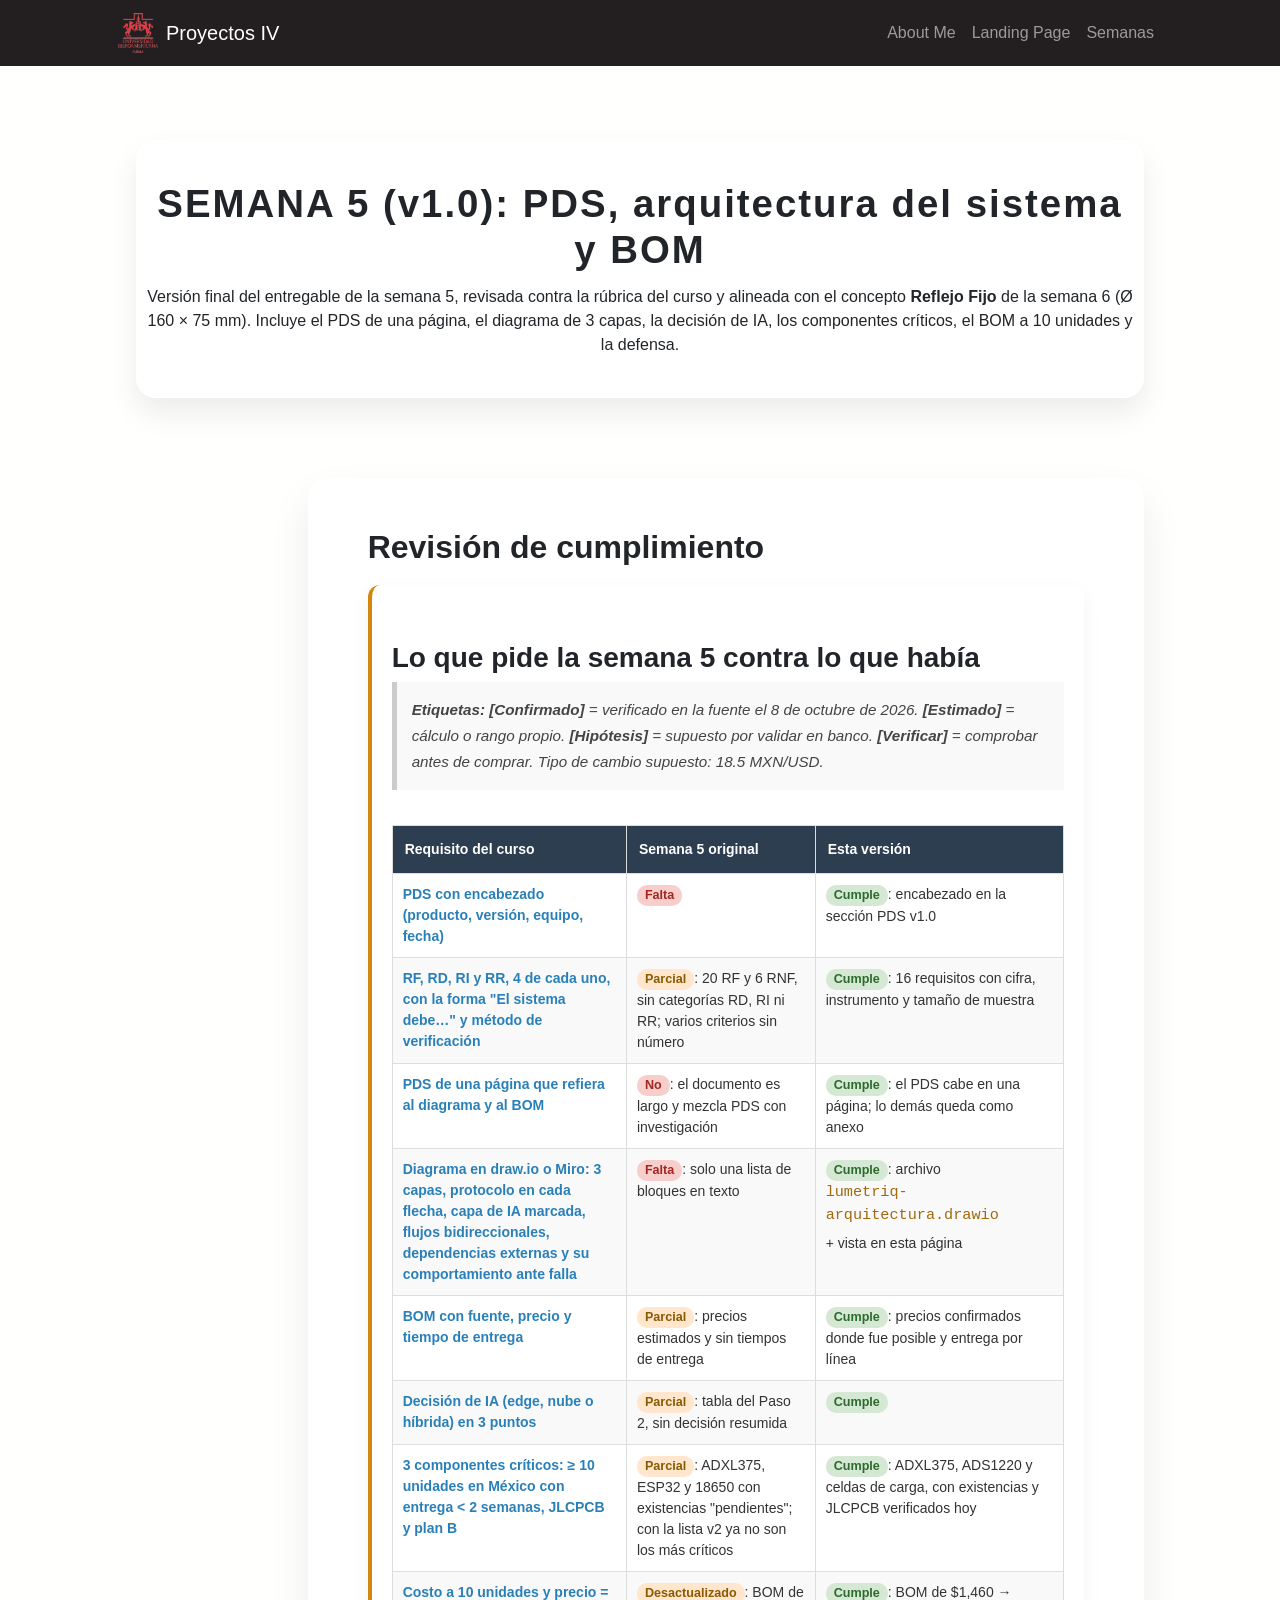
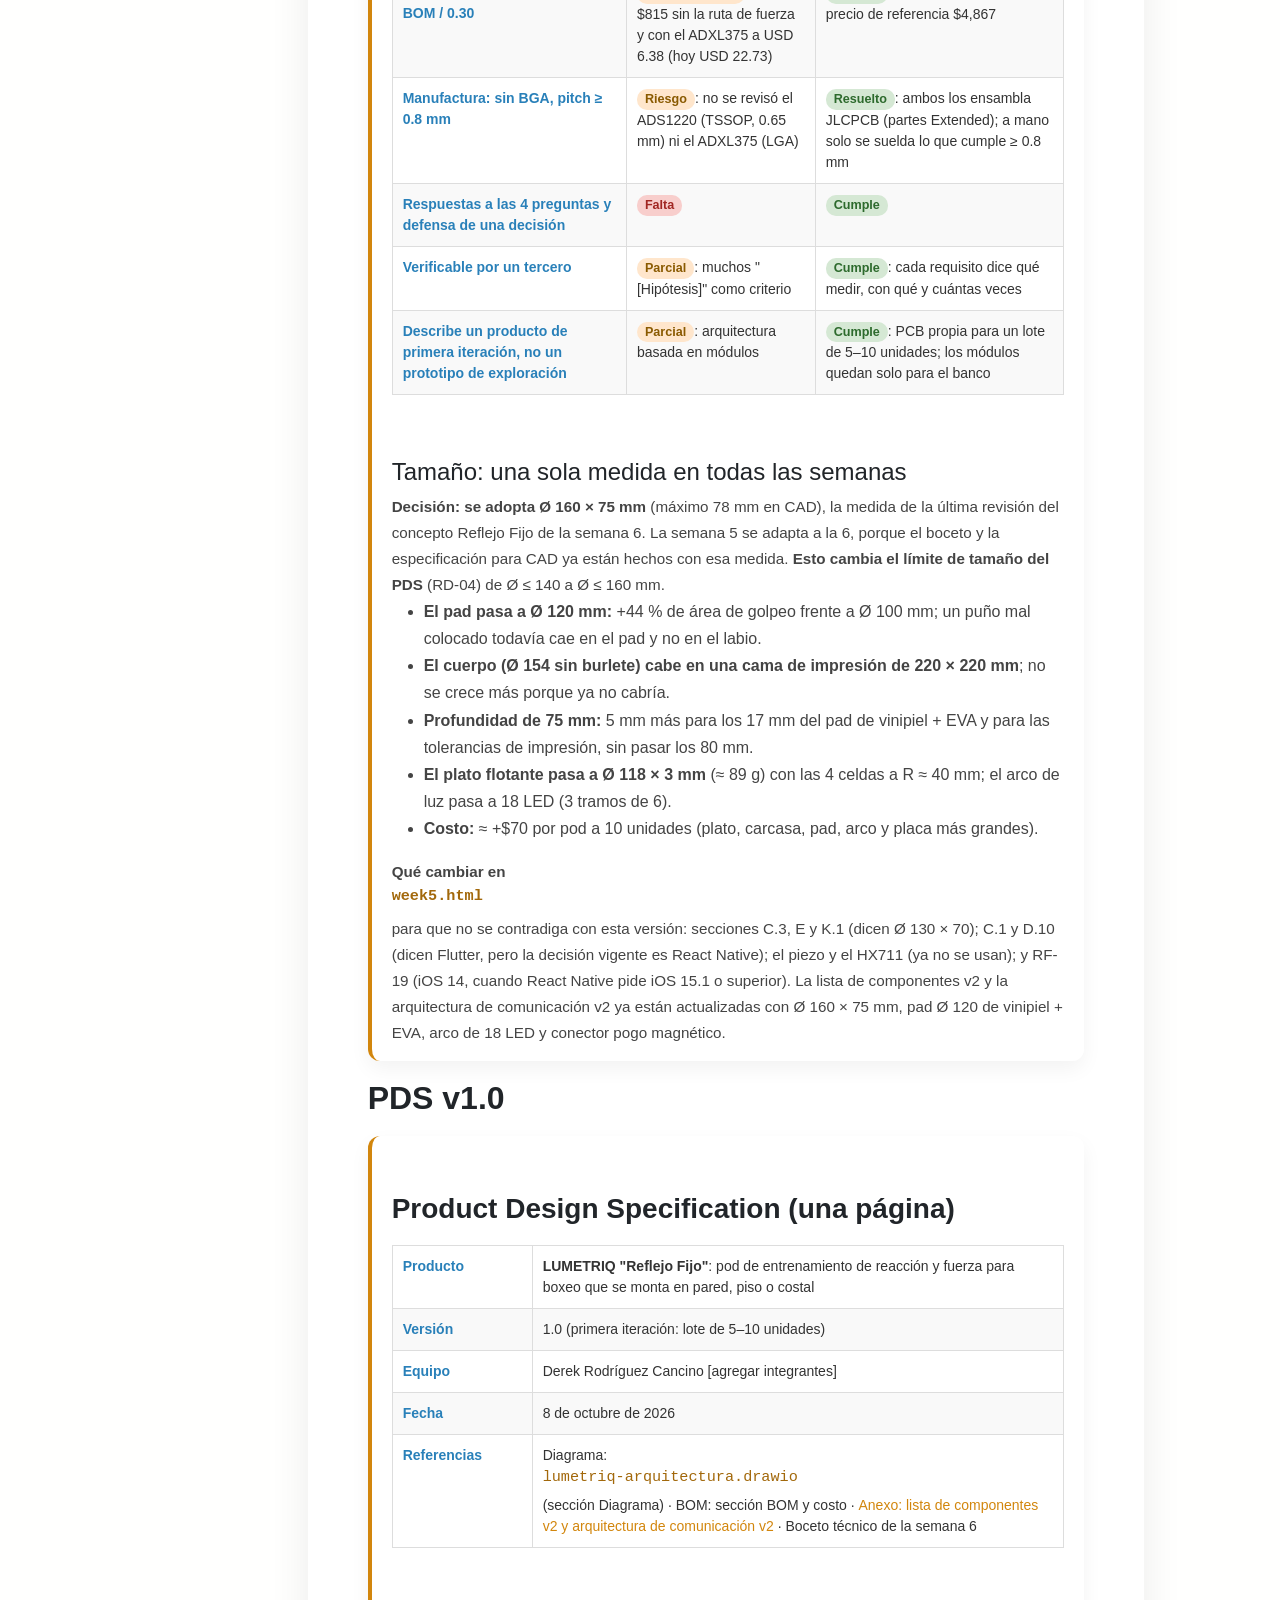
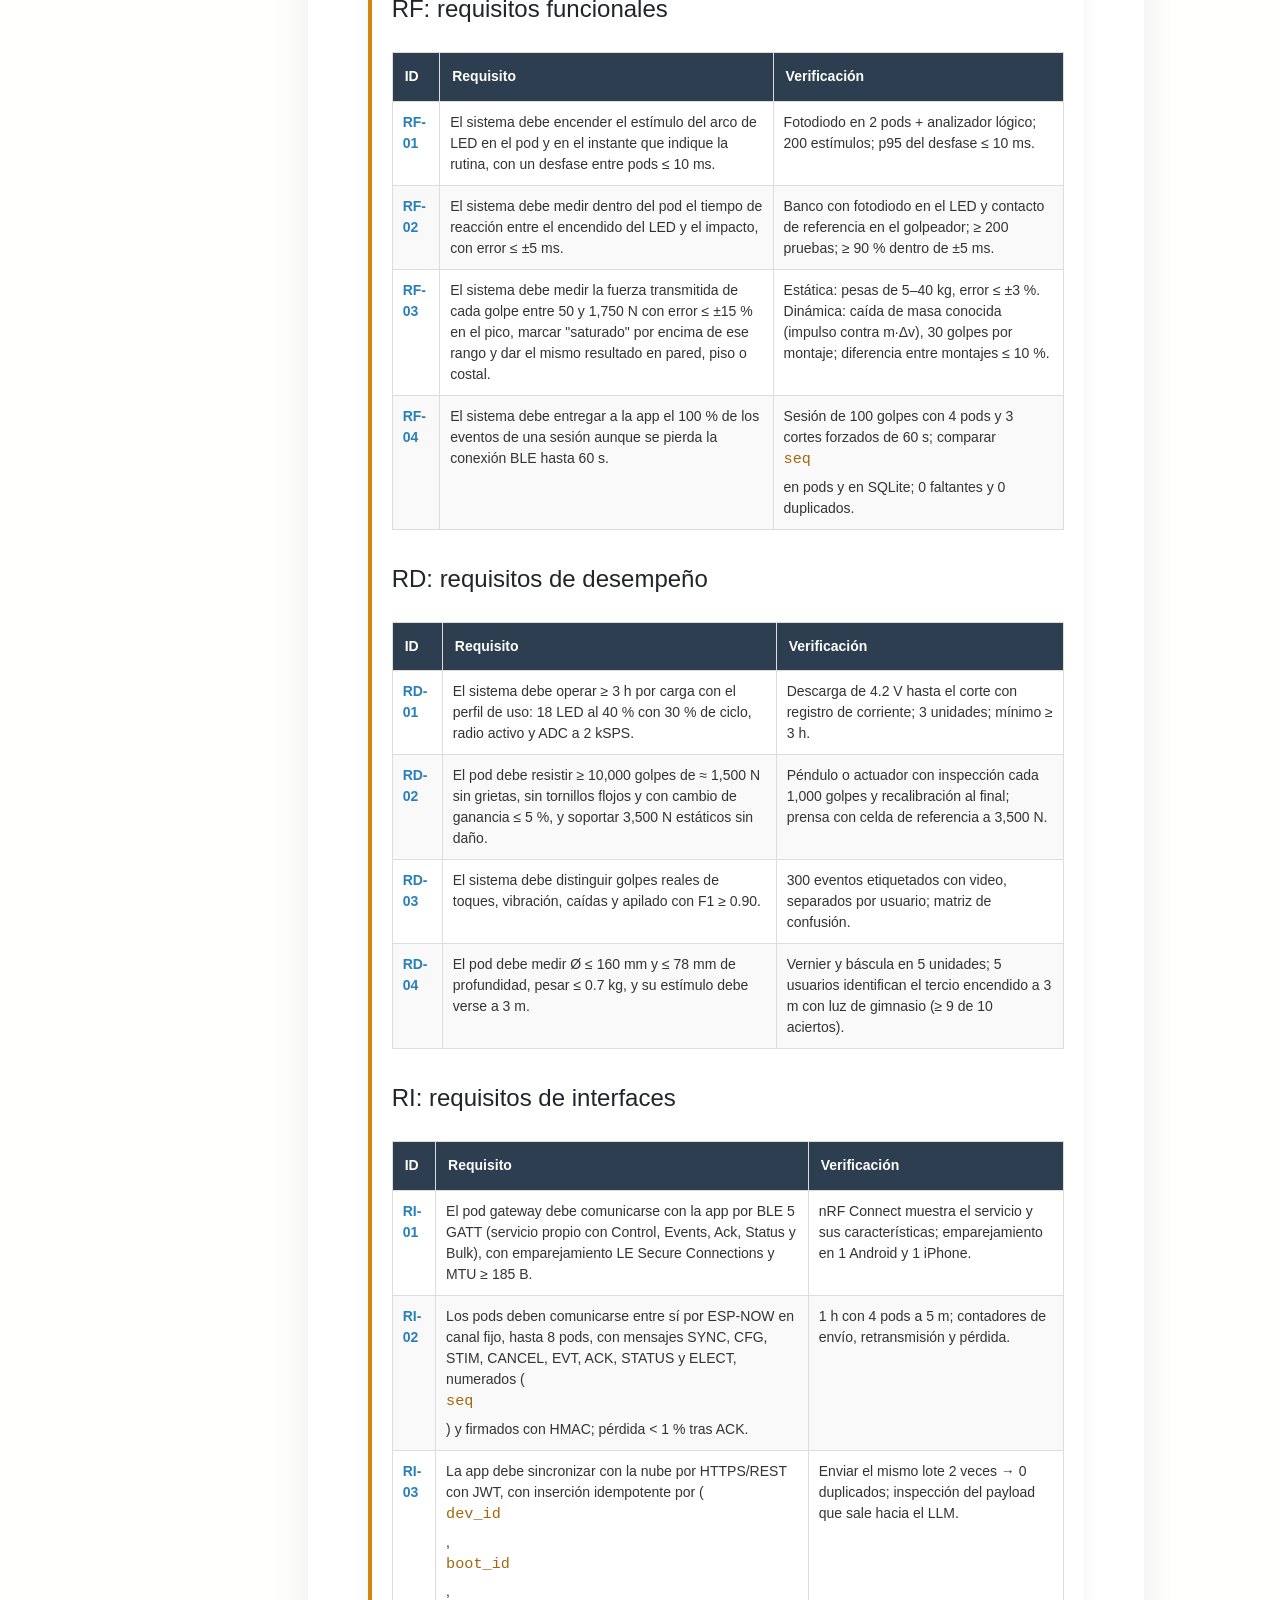
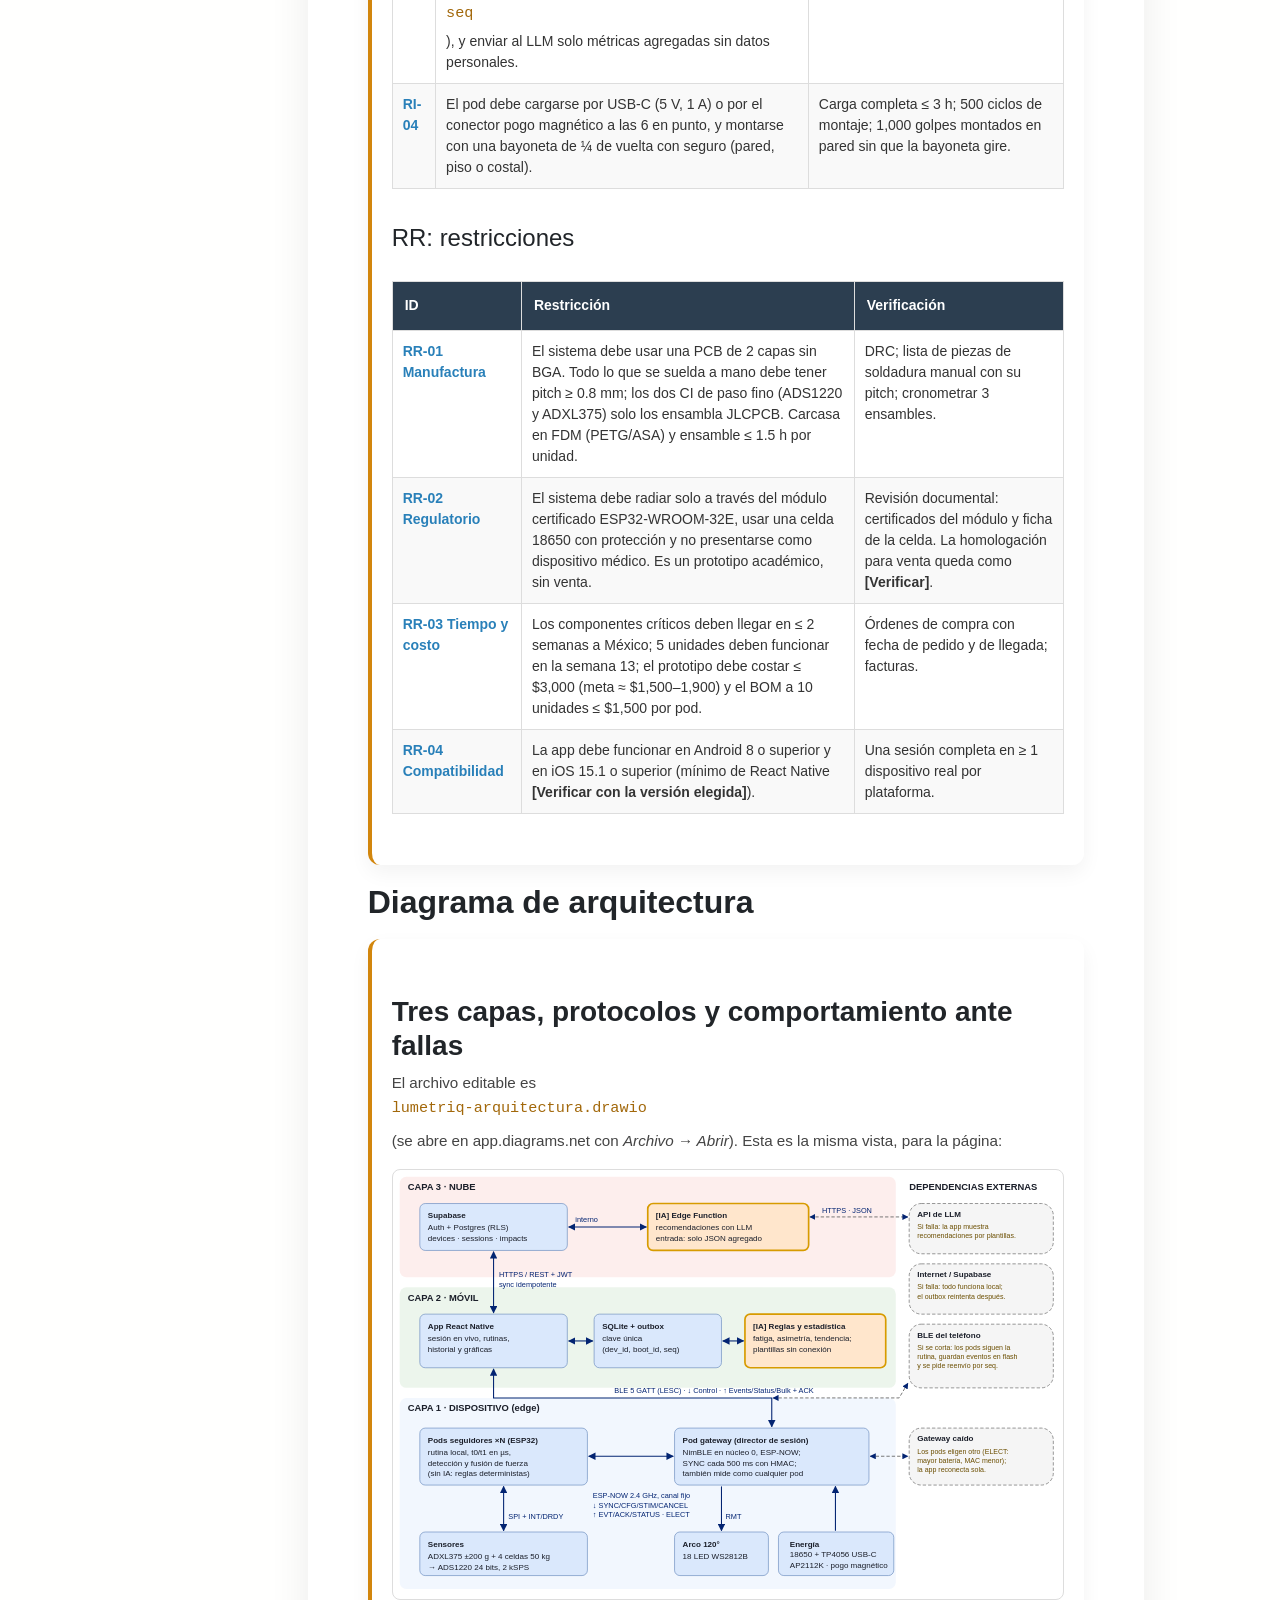
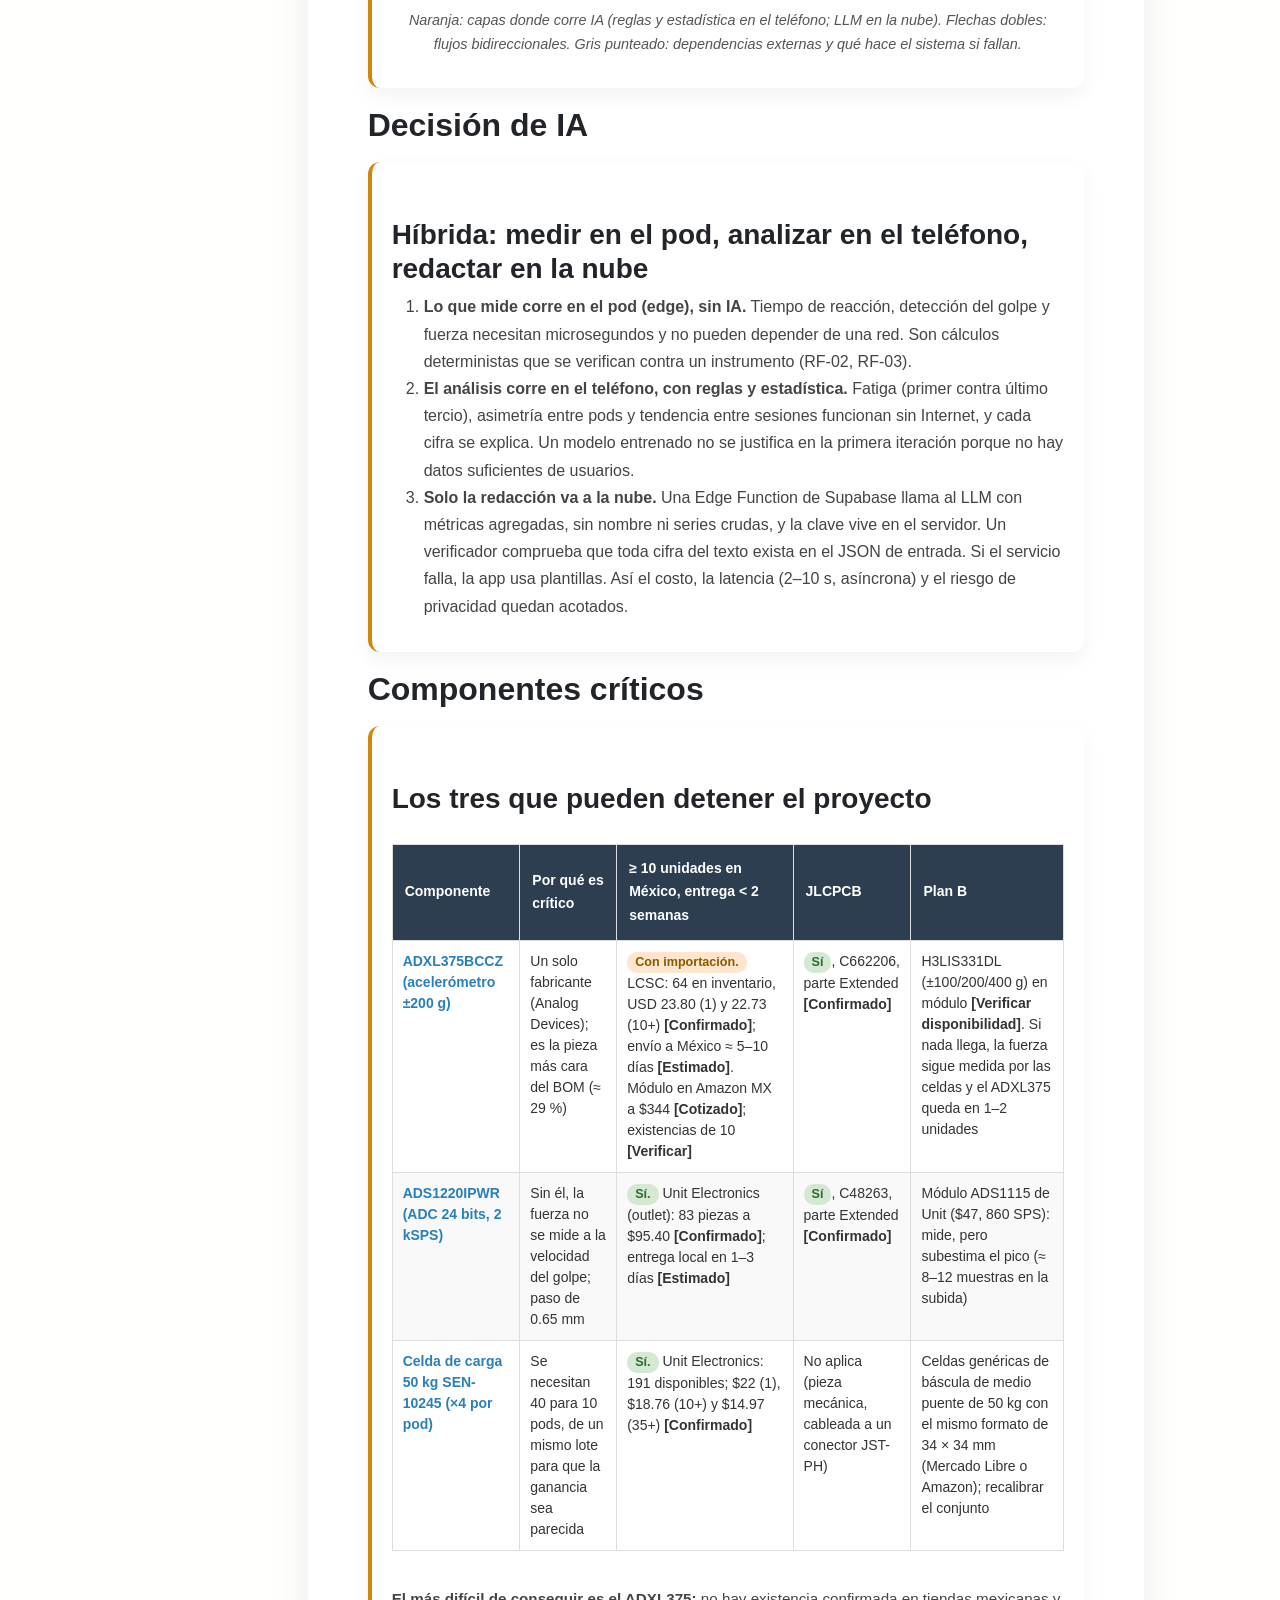
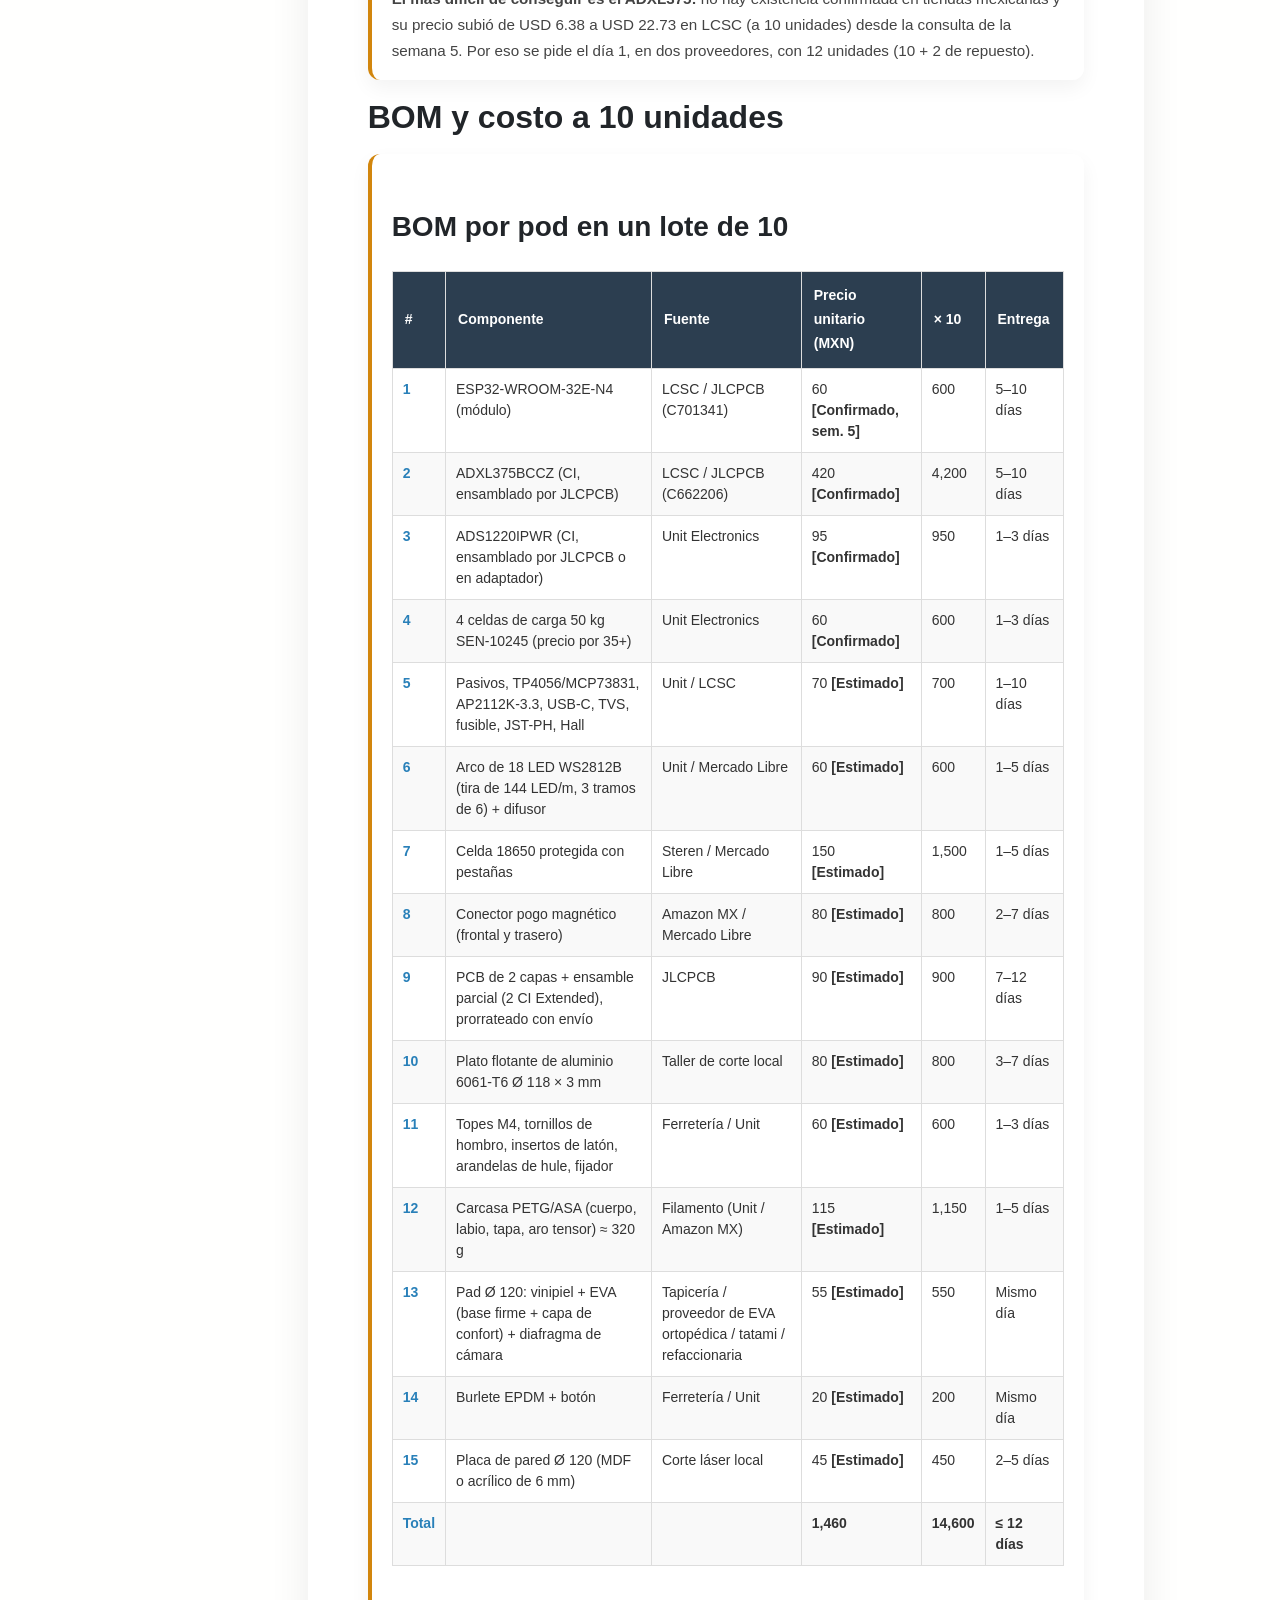
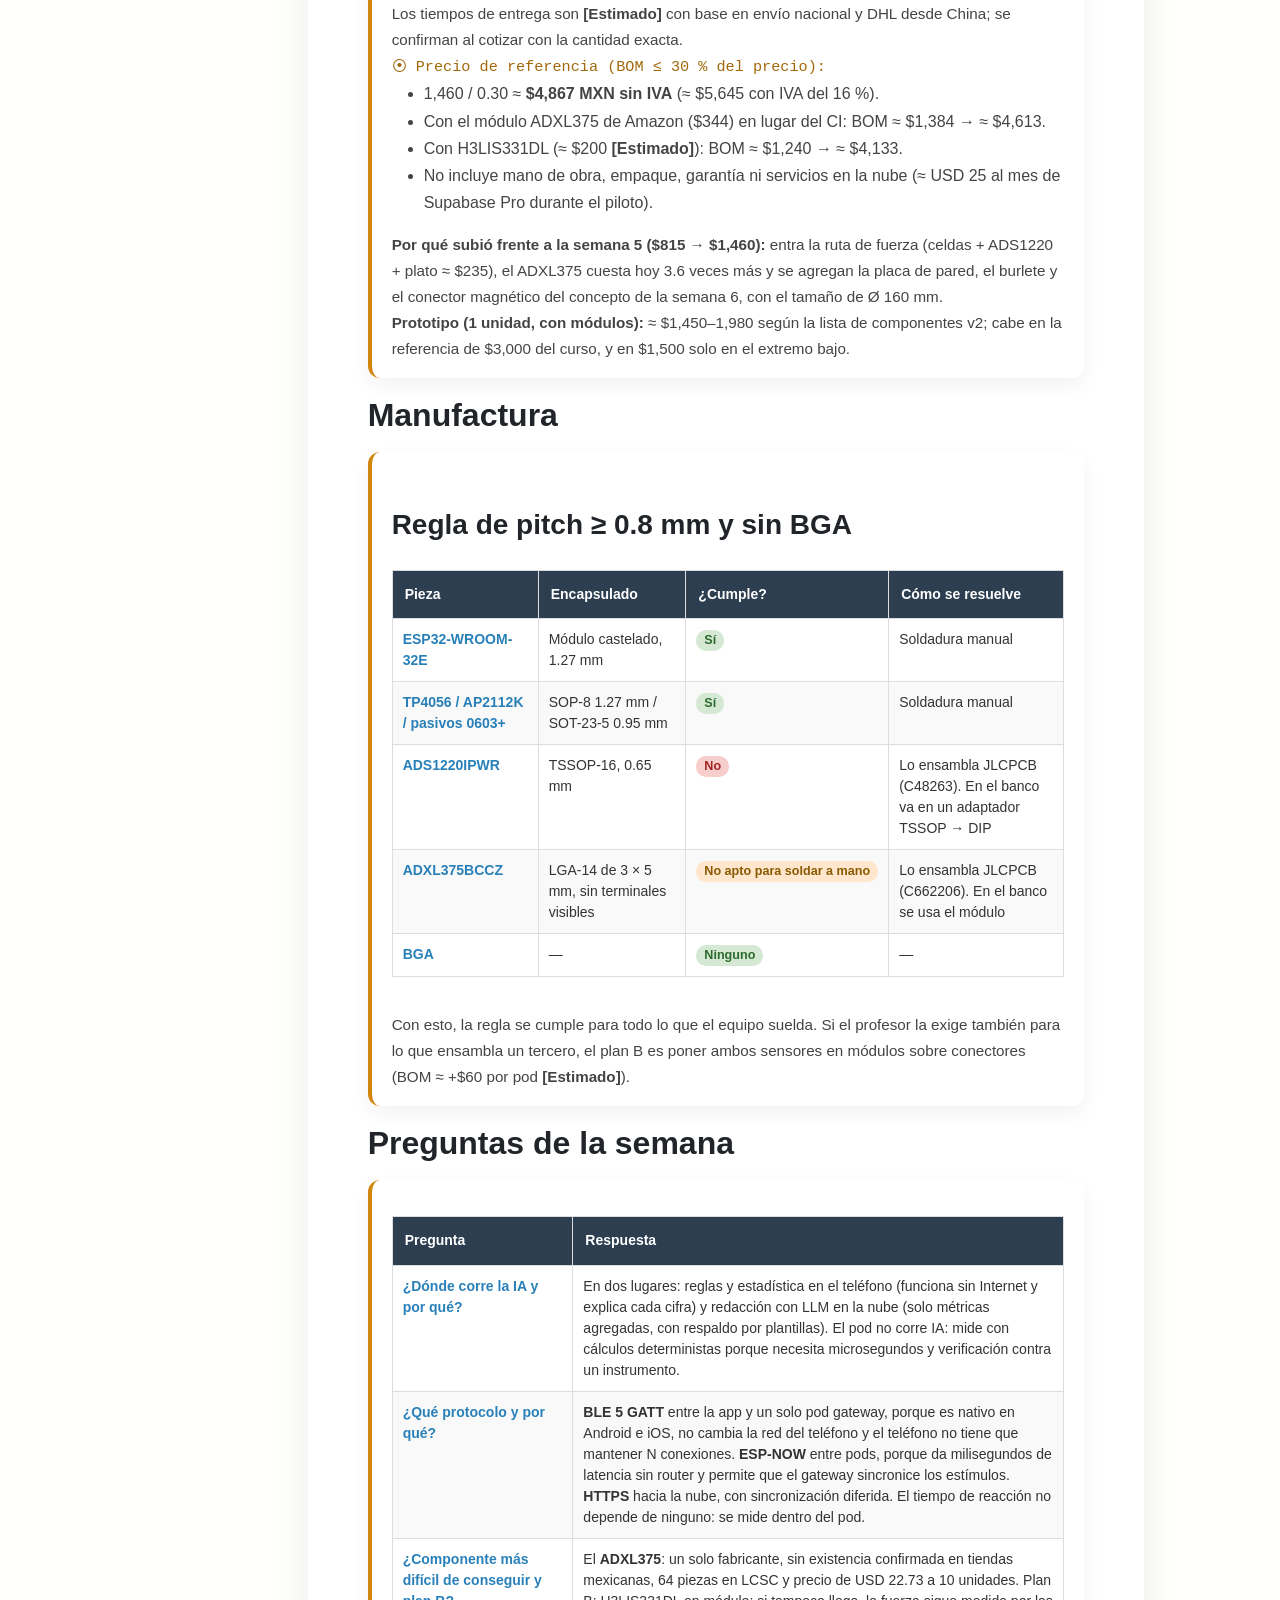
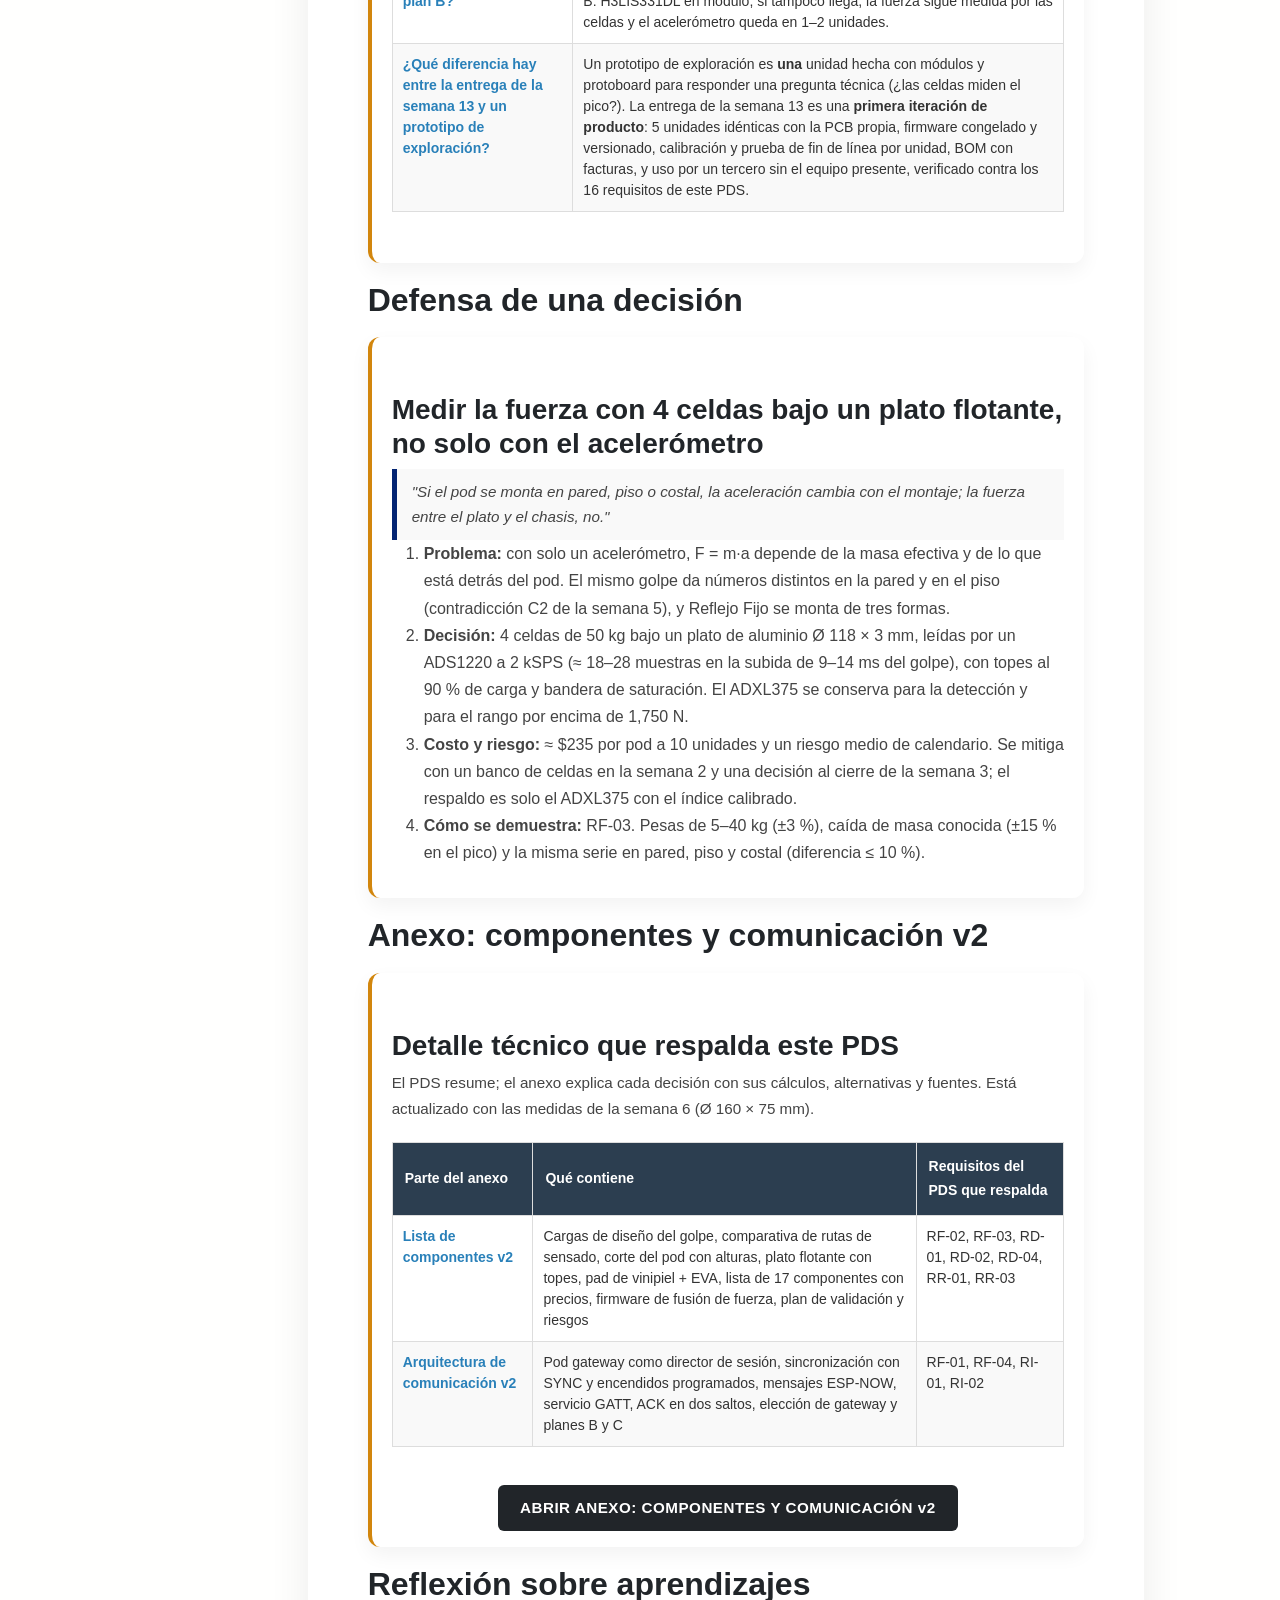
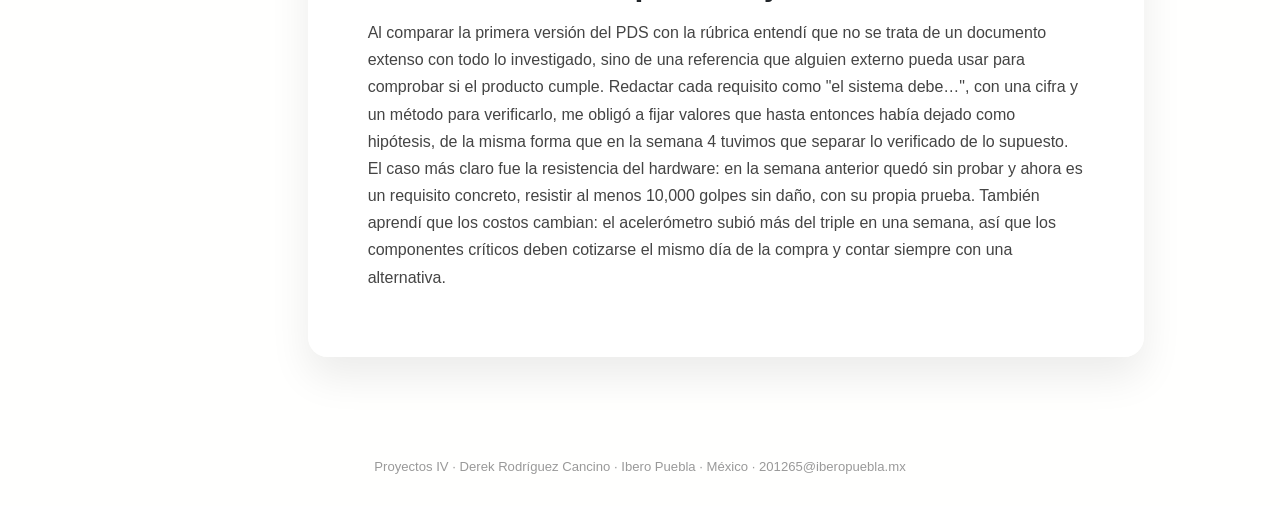
<file: weeks/week5/index.html>
<!DOCTYPE html>
<html lang="en">

<head>
    <meta charset="utf-8" />
    <meta name="viewport" content="width=device-width, initial-scale=1, shrink-to-fit=no" />
    <meta name="contact" content="201265@iberopuebla.mx" />
    <meta name="author" content="Derek Rodríguez Cancino" />
    <title>Semana 5 (v1.0) | Proyectos IV</title>
    <!-- Favicon-->
    <link rel="icon" type="image/x-icon" href="../../assets/fablab.png" />
    <!-- Core theme CSS (includes Bootstrap)-->
    <link href="../../css/styles.css" rel="stylesheet">
    <link href="../../css/faces.css" rel="stylesheet">
    <!-- Estilos de la semana 5 (v1.0)-->
    <style>
        .nota { background-color: #f9f9f9; padding: 15px; border-left: 5px solid #ccc; margin-bottom: 15px; }
        .tabla-scroll { width: 100%; overflow-x: auto; margin-bottom: 15px; }
        .ok, .no, .mid { display: inline-block; padding: 1px 8px; border-radius: 10px; font-weight: bold; font-size: 0.9em; white-space: nowrap; }
        .ok  { background-color: #d5e8d4; color: #2d6a2d; }
        .no  { background-color: #f8cecc; color: #a12622; }
        .mid { background-color: #ffe6cc; color: #8a5a00; }
        .pds-head td:first-child { width: 140px; }
        .figura { margin: 15px 0; text-align: center; }
        .figura svg { width: 100%; height: auto; max-width: 1000px; background-color: #ffffff; border: 1px solid #ddd; border-radius: 8px; }
        .figura figcaption { font-size: 0.9em; font-style: italic; color: #555; margin-top: 8px; }
        .frase { font-style: italic; font-size: 1.1em; padding: 10px 15px; border-left: 5px solid #032472; background-color: #f9f9f9; }
        .anexo-btn { display: inline-block; padding: 10px 22px; background-color: #212529; color: #ffffff; border-radius: 6px; text-decoration: none; font-weight: bold; letter-spacing: 0.5px; }
        .anexo-btn:hover { background-color: #032472; color: #ffffff; }
    </style>
</head>

<body class="d-flex flex-column h-100" style="background-color:#fffffe">
    <main class="flex-shrink-0">
        <!-- Navigation-->

        <nav class="navbar navbar-expand-lg navbar-dark bg-dark fixed-top">
                <div class="container px-5">
                    <!--<a class="navbar-brand">Fab Academy</a>-->
                    <a class="navbar-brand d-flex align-items-center" href="../../">
                        <img src="../../assets/fablab.png" alt="FabLab Logo" width="40"height="40" class="me-2"> Proyectos IV </a>
                    <button class="navbar-toggler" type="button" data-bs-toggle="collapse" data-bs-target="#navbarSupportedContent" aria-controls="navbarSupportedContent" aria-expanded="false" aria-label="Toggle navigation"><span class="navbar-toggler-icon"></span></button>
                    <div class="collapse navbar-collapse" id="navbarSupportedContent">
                        <ul class="navbar-nav ms-auto mb-2 mb-lg-0">                   
                            <li class="nav-item"><a class="nav-link" href="../../index.html#yo">About Me</a></li>
                            <li class="nav-item"><a class="nav-link" href="https://kamilgallardo.github.io/PROYECTOS_IV/final-project.html">Landing Page</a></li>
                            <li class="nav-item"><a class="nav-link" href="../../index.html#practicas">Semanas</a></li>
                        </ul>
                    </div>
                </div>
            </nav>

        <section class="week-header">
            <div class="week-glass">
                <h1>SEMANA 5 (v1.0): PDS, arquitectura del sistema y BOM</h1>
                <div>Versión final del entregable de la semana 5, revisada contra la rúbrica del curso y alineada con el concepto <b>Reflejo Fijo</b> de la semana 6 (Ø 160 × 75 mm). Incluye el PDS de una página, el diagrama de 3 capas, la decisión de IA, los componentes críticos, el BOM a 10 unidades y la defensa.</div>
            </div>
        </section>

    <!-- Seccion de CONTENIDO-->
        <section class="week-content">
            <div class="week-layout">
                <aside class="week-menu">

                    <a href="#CERO" class="menu-link">Cumplimiento</a>
                    <a href="#UNO" class="menu-link">PDS v1.0</a>
                    <a href="#DOS" class="menu-link">Diagrama</a>
                    <a href="#TRES" class="menu-link">Decisión de IA</a>
                    <a href="#CUATRO" class="menu-link">Componentes críticos</a>
                    <a href="#CINCO" class="menu-link">BOM y costo</a>
                    <a href="#SEIS" class="menu-link">Manufactura</a>
                    <a href="#SIETE" class="menu-link">Preguntas</a>
                    <a href="#OCHO" class="menu-link">Defensa</a>
                    <a href="#ANEXO" class="menu-link">Anexo</a>

                </aside>

                <div class="week-paper">

    <!-- ===================== 0. CUMPLIMIENTO ===================== -->
    <h2 id="CERO">Revisión de cumplimiento</h2>
   <div class="command-block">
    <h3>Lo que pide la semana 5 contra lo que había</h3>
    <div class="nota">
        <p><i><b>Etiquetas:</b> <b>[Confirmado]</b> = verificado en la fuente el 8 de octubre de 2026. <b>[Estimado]</b> = cálculo o rango propio. <b>[Hipótesis]</b> = supuesto por validar en banco. <b>[Verificar]</b> = comprobar antes de comprar. Tipo de cambio supuesto: 18.5 MXN/USD.</i></p>
    </div>
    <div class="tabla-scroll">
    <table class="material-table">
        <thead>
            <tr><th>Requisito del curso</th><th>Semana 5 original</th><th>Esta versión</th></tr>
        </thead>
        <tbody>
            <tr><td class="material-tag">PDS con encabezado (producto, versión, equipo, fecha)</td><td><span class="no">Falta</span></td><td><span class="ok">Cumple</span>: encabezado en la sección PDS v1.0</td></tr>
            <tr><td class="material-tag">RF, RD, RI y RR, 4 de cada uno, con la forma "El sistema debe…" y método de verificación</td><td><span class="mid">Parcial</span>: 20 RF y 6 RNF, sin categorías RD, RI ni RR; varios criterios sin número</td><td><span class="ok">Cumple</span>: 16 requisitos con cifra, instrumento y tamaño de muestra</td></tr>
            <tr><td class="material-tag">PDS de una página que refiera al diagrama y al BOM</td><td><span class="no">No</span>: el documento es largo y mezcla PDS con investigación</td><td><span class="ok">Cumple</span>: el PDS cabe en una página; lo demás queda como anexo</td></tr>
            <tr><td class="material-tag">Diagrama en draw.io o Miro: 3 capas, protocolo en cada flecha, capa de IA marcada, flujos bidireccionales, dependencias externas y su comportamiento ante falla</td><td><span class="no">Falta</span>: solo una lista de bloques en texto</td><td><span class="ok">Cumple</span>: archivo <code>lumetriq-arquitectura.drawio</code> + vista en esta página</td></tr>
            <tr><td class="material-tag">BOM con fuente, precio y tiempo de entrega</td><td><span class="mid">Parcial</span>: precios estimados y sin tiempos de entrega</td><td><span class="ok">Cumple</span>: precios confirmados donde fue posible y entrega por línea</td></tr>
            <tr><td class="material-tag">Decisión de IA (edge, nube o híbrida) en 3 puntos</td><td><span class="mid">Parcial</span>: tabla del Paso 2, sin decisión resumida</td><td><span class="ok">Cumple</span></td></tr>
            <tr><td class="material-tag">3 componentes críticos: ≥ 10 unidades en México con entrega &lt; 2 semanas, JLCPCB y plan B</td><td><span class="mid">Parcial</span>: ADXL375, ESP32 y 18650 con existencias "pendientes"; con la lista v2 ya no son los más críticos</td><td><span class="ok">Cumple</span>: ADXL375, ADS1220 y celdas de carga, con existencias y JLCPCB verificados hoy</td></tr>
            <tr><td class="material-tag">Costo a 10 unidades y precio = BOM / 0.30</td><td><span class="mid">Desactualizado</span>: BOM de $815 sin la ruta de fuerza y con el ADXL375 a USD 6.38 (hoy USD 22.73)</td><td><span class="ok">Cumple</span>: BOM de $1,460 → precio de referencia $4,867</td></tr>
            <tr><td class="material-tag">Manufactura: sin BGA, pitch ≥ 0.8 mm</td><td><span class="mid">Riesgo</span>: no se revisó el ADS1220 (TSSOP, 0.65 mm) ni el ADXL375 (LGA)</td><td><span class="ok">Resuelto</span>: ambos los ensambla JLCPCB (partes Extended); a mano solo se suelda lo que cumple ≥ 0.8 mm</td></tr>
            <tr><td class="material-tag">Respuestas a las 4 preguntas y defensa de una decisión</td><td><span class="no">Falta</span></td><td><span class="ok">Cumple</span></td></tr>
            <tr><td class="material-tag">Verificable por un tercero</td><td><span class="mid">Parcial</span>: muchos "[Hipótesis]" como criterio</td><td><span class="ok">Cumple</span>: cada requisito dice qué medir, con qué y cuántas veces</td></tr>
            <tr><td class="material-tag">Describe un producto de primera iteración, no un prototipo de exploración</td><td><span class="mid">Parcial</span>: arquitectura basada en módulos</td><td><span class="ok">Cumple</span>: PCB propia para un lote de 5–10 unidades; los módulos quedan solo para el banco</td></tr>
        </tbody>
    </table>
    </div>
    <br>

    <h4>Tamaño: una sola medida en todas las semanas</h4>
    <p><b>Decisión: se adopta Ø 160 × 75 mm</b> (máximo 78 mm en CAD), la medida de la última revisión del concepto Reflejo Fijo de la semana 6. La semana 5 se adapta a la 6, porque el boceto y la especificación para CAD ya están hechos con esa medida. <b>Esto cambia el límite de tamaño del PDS</b> (RD-04) de Ø ≤ 140 a Ø ≤ 160 mm.</p>
    <ul>
        <li><b>El pad pasa a Ø 120 mm:</b> +44 % de área de golpeo frente a Ø 100 mm; un puño mal colocado todavía cae en el pad y no en el labio.</li>
        <li><b>El cuerpo (Ø 154 sin burlete) cabe en una cama de impresión de 220 × 220 mm</b>; no se crece más porque ya no cabría.</li>
        <li><b>Profundidad de 75 mm:</b> 5 mm más para los 17 mm del pad de vinipiel + EVA y para las tolerancias de impresión, sin pasar los 80 mm.</li>
        <li><b>El plato flotante pasa a Ø 118 × 3 mm</b> (≈ 89 g) con las 4 celdas a R ≈ 40 mm; el arco de luz pasa a 18 LED (3 tramos de 6).</li>
        <li><b>Costo:</b> ≈ +$70 por pod a 10 unidades (plato, carcasa, pad, arco y placa más grandes).</li>
    </ul>
    <p><b>Qué cambiar en <code>week5.html</code></b> para que no se contradiga con esta versión: secciones C.3, E y K.1 (dicen Ø 130 × 70); C.1 y D.10 (dicen Flutter, pero la decisión vigente es React Native); el piezo y el HX711 (ya no se usan); y RF-19 (iOS 14, cuando React Native pide iOS 15.1 o superior). La lista de componentes v2 y la arquitectura de comunicación v2 ya están actualizadas con Ø 160 × 75 mm, pad Ø 120 de vinipiel + EVA, arco de 18 LED y conector pogo magnético.</p>
</div>

    <!-- ===================== 1. PDS ===================== -->
    <h2 id="UNO">PDS v1.0</h2>
   <div class="command-block">
    <h3>Product Design Specification (una página)</h3>
    <table class="material-table pds-head">
        <tbody>
            <tr><td class="material-tag">Producto</td><td><b>LUMETRIQ "Reflejo Fijo"</b>: pod de entrenamiento de reacción y fuerza para boxeo que se monta en pared, piso o costal</td></tr>
            <tr><td class="material-tag">Versión</td><td>1.0 (primera iteración: lote de 5–10 unidades)</td></tr>
            <tr><td class="material-tag">Equipo</td><td>Derek Rodríguez Cancino [agregar integrantes]</td></tr>
            <tr><td class="material-tag">Fecha</td><td>8 de octubre de 2026</td></tr>
            <tr><td class="material-tag">Referencias</td><td>Diagrama: <code>lumetriq-arquitectura.drawio</code> (sección Diagrama) · BOM: sección BOM y costo · <a href="componentes-comunicacion-v2.html">Anexo: lista de componentes v2 y arquitectura de comunicación v2</a> · Boceto técnico de la semana 6</td></tr>
        </tbody>
    </table>
    <br>

    <h4>RF: requisitos funcionales</h4>
    <div class="tabla-scroll">
    <table class="material-table">
        <thead><tr><th>ID</th><th>Requisito</th><th>Verificación</th></tr></thead>
        <tbody>
            <tr><td class="material-tag">RF-01</td><td>El sistema debe encender el estímulo del arco de LED en el pod y en el instante que indique la rutina, con un desfase entre pods ≤ 10 ms.</td><td>Fotodiodo en 2 pods + analizador lógico; 200 estímulos; p95 del desfase ≤ 10 ms.</td></tr>
            <tr><td class="material-tag">RF-02</td><td>El sistema debe medir dentro del pod el tiempo de reacción entre el encendido del LED y el impacto, con error ≤ ±5 ms.</td><td>Banco con fotodiodo en el LED y contacto de referencia en el golpeador; ≥ 200 pruebas; ≥ 90 % dentro de ±5 ms.</td></tr>
            <tr><td class="material-tag">RF-03</td><td>El sistema debe medir la fuerza transmitida de cada golpe entre 50 y 1,750 N con error ≤ ±15 % en el pico, marcar "saturado" por encima de ese rango y dar el mismo resultado en pared, piso o costal.</td><td>Estática: pesas de 5–40 kg, error ≤ ±3 %. Dinámica: caída de masa conocida (impulso contra m·Δv), 30 golpes por montaje; diferencia entre montajes ≤ 10 %.</td></tr>
            <tr><td class="material-tag">RF-04</td><td>El sistema debe entregar a la app el 100 % de los eventos de una sesión aunque se pierda la conexión BLE hasta 60 s.</td><td>Sesión de 100 golpes con 4 pods y 3 cortes forzados de 60 s; comparar <code>seq</code> en pods y en SQLite; 0 faltantes y 0 duplicados.</td></tr>
        </tbody>
    </table>
    </div>

    <h4>RD: requisitos de desempeño</h4>
    <div class="tabla-scroll">
    <table class="material-table">
        <thead><tr><th>ID</th><th>Requisito</th><th>Verificación</th></tr></thead>
        <tbody>
            <tr><td class="material-tag">RD-01</td><td>El sistema debe operar ≥ 3 h por carga con el perfil de uso: 18 LED al 40 % con 30 % de ciclo, radio activo y ADC a 2 kSPS.</td><td>Descarga de 4.2 V hasta el corte con registro de corriente; 3 unidades; mínimo ≥ 3 h.</td></tr>
            <tr><td class="material-tag">RD-02</td><td>El pod debe resistir ≥ 10,000 golpes de ≈ 1,500 N sin grietas, sin tornillos flojos y con cambio de ganancia ≤ 5 %, y soportar 3,500 N estáticos sin daño.</td><td>Péndulo o actuador con inspección cada 1,000 golpes y recalibración al final; prensa con celda de referencia a 3,500 N.</td></tr>
            <tr><td class="material-tag">RD-03</td><td>El sistema debe distinguir golpes reales de toques, vibración, caídas y apilado con F1 ≥ 0.90.</td><td>300 eventos etiquetados con video, separados por usuario; matriz de confusión.</td></tr>
            <tr><td class="material-tag">RD-04</td><td>El pod debe medir Ø ≤ 160 mm y ≤ 78 mm de profundidad, pesar ≤ 0.7 kg, y su estímulo debe verse a 3 m.</td><td>Vernier y báscula en 5 unidades; 5 usuarios identifican el tercio encendido a 3 m con luz de gimnasio (≥ 9 de 10 aciertos).</td></tr>
        </tbody>
    </table>
    </div>

    <h4>RI: requisitos de interfaces</h4>
    <div class="tabla-scroll">
    <table class="material-table">
        <thead><tr><th>ID</th><th>Requisito</th><th>Verificación</th></tr></thead>
        <tbody>
            <tr><td class="material-tag">RI-01</td><td>El pod gateway debe comunicarse con la app por BLE 5 GATT (servicio propio con Control, Events, Ack, Status y Bulk), con emparejamiento LE Secure Connections y MTU ≥ 185 B.</td><td>nRF Connect muestra el servicio y sus características; emparejamiento en 1 Android y 1 iPhone.</td></tr>
            <tr><td class="material-tag">RI-02</td><td>Los pods deben comunicarse entre sí por ESP-NOW en canal fijo, hasta 8 pods, con mensajes SYNC, CFG, STIM, CANCEL, EVT, ACK, STATUS y ELECT, numerados (<code>seq</code>) y firmados con HMAC; pérdida &lt; 1 % tras ACK.</td><td>1 h con 4 pods a 5 m; contadores de envío, retransmisión y pérdida.</td></tr>
            <tr><td class="material-tag">RI-03</td><td>La app debe sincronizar con la nube por HTTPS/REST con JWT, con inserción idempotente por (<code>dev_id</code>, <code>boot_id</code>, <code>seq</code>), y enviar al LLM solo métricas agregadas sin datos personales.</td><td>Enviar el mismo lote 2 veces → 0 duplicados; inspección del payload que sale hacia el LLM.</td></tr>
            <tr><td class="material-tag">RI-04</td><td>El pod debe cargarse por USB-C (5 V, 1 A) o por el conector pogo magnético a las 6 en punto, y montarse con una bayoneta de ¼ de vuelta con seguro (pared, piso o costal).</td><td>Carga completa ≤ 3 h; 500 ciclos de montaje; 1,000 golpes montados en pared sin que la bayoneta gire.</td></tr>
        </tbody>
    </table>
    </div>

    <h4>RR: restricciones</h4>
    <div class="tabla-scroll">
    <table class="material-table">
        <thead><tr><th>ID</th><th>Restricción</th><th>Verificación</th></tr></thead>
        <tbody>
            <tr><td class="material-tag">RR-01 Manufactura</td><td>El sistema debe usar una PCB de 2 capas sin BGA. Todo lo que se suelda a mano debe tener pitch ≥ 0.8 mm; los dos CI de paso fino (ADS1220 y ADXL375) solo los ensambla JLCPCB. Carcasa en FDM (PETG/ASA) y ensamble ≤ 1.5 h por unidad.</td><td>DRC; lista de piezas de soldadura manual con su pitch; cronometrar 3 ensambles.</td></tr>
            <tr><td class="material-tag">RR-02 Regulatorio</td><td>El sistema debe radiar solo a través del módulo certificado ESP32-WROOM-32E, usar una celda 18650 con protección y no presentarse como dispositivo médico. Es un prototipo académico, sin venta.</td><td>Revisión documental: certificados del módulo y ficha de la celda. La homologación para venta queda como <b>[Verificar]</b>.</td></tr>
            <tr><td class="material-tag">RR-03 Tiempo y costo</td><td>Los componentes críticos deben llegar en ≤ 2 semanas a México; 5 unidades deben funcionar en la semana 13; el prototipo debe costar ≤ $3,000 (meta ≈ $1,500–1,900) y el BOM a 10 unidades ≤ $1,500 por pod.</td><td>Órdenes de compra con fecha de pedido y de llegada; facturas.</td></tr>
            <tr><td class="material-tag">RR-04 Compatibilidad</td><td>La app debe funcionar en Android 8 o superior y en iOS 15.1 o superior (mínimo de React Native <b>[Verificar con la versión elegida]</b>).</td><td>Una sesión completa en ≥ 1 dispositivo real por plataforma.</td></tr>
        </tbody>
    </table>
    </div>
</div>

    <!-- ===================== 2. DIAGRAMA ===================== -->
    <h2 id="DOS">Diagrama de arquitectura</h2>
   <div class="command-block">
    <h3>Tres capas, protocolos y comportamiento ante fallas</h3>
    <p>El archivo editable es <code>lumetriq-arquitectura.drawio</code> (se abre en app.diagrams.net con <i>Archivo → Abrir</i>). Esta es la misma vista, para la página:</p>

    <figure class="figura">
        <svg viewBox="0 0 1000 640" xmlns="http://www.w3.org/2000/svg" role="img" aria-label="Diagrama de arquitectura de LUMETRIQ en tres capas">
            <style>
                .lt { font: bold 14px Arial, sans-serif; fill: #1b1f2a; }
                .bx { font: 12px Arial, sans-serif; fill: #1b1f2a; }
                .bb { font: bold 12px Arial, sans-serif; fill: #1b1f2a; }
                .pr { font: 11px Arial, sans-serif; fill: #032472; }
                .fl { font: 10.5px Arial, sans-serif; fill: #6b4e00; }
                .n  { fill: #dae8fc; stroke: #6c8ebf; }
                .ia { fill: #ffe6cc; stroke: #d79b00; stroke-width: 2.5; }
                .ex { fill: #f5f5f5; stroke: #666; stroke-dasharray: 5 3; }
                .ar { stroke: #032472; stroke-width: 1.6; fill: none; marker-end: url(#a); marker-start: url(#a); }
                .ar1 { stroke: #032472; stroke-width: 1.6; fill: none; marker-end: url(#a); }
                .ad { stroke: #666; stroke-width: 1.3; fill: none; stroke-dasharray: 5 3; marker-end: url(#a); marker-start: url(#a); }
            </style>
            <defs><marker id="a" viewBox="0 0 10 10" refX="9" refY="5" markerWidth="7" markerHeight="7" orient="auto-start-reverse"><path d="M0 0 L10 5 L0 10 z" fill="#032472"></path></marker></defs>

            <!-- capas -->
            <rect x="10" y="10" width="740" height="150" rx="10" fill="#f8cecc" opacity="0.35"></rect>
            <text class="lt" x="22" y="30">CAPA 3 · NUBE</text>
            <rect x="10" y="175" width="740" height="150" rx="10" fill="#d5e8d4" opacity="0.45"></rect>
            <text class="lt" x="22" y="195">CAPA 2 · MÓVIL</text>
            <rect x="10" y="340" width="740" height="285" rx="10" fill="#dae8fc" opacity="0.35"></rect>
            <text class="lt" x="22" y="360">CAPA 1 · DISPOSITIVO (edge)</text>

            <!-- nube -->
            <rect class="n" x="40" y="50" width="220" height="70" rx="8"></rect>
            <text class="bb" x="52" y="72">Supabase</text>
            <text class="bx" x="52" y="90">Auth + Postgres (RLS)</text>
            <text class="bx" x="52" y="106">devices · sessions · impacts</text>
            <rect class="ia" x="380" y="50" width="240" height="70" rx="8"></rect>
            <text class="bb" x="392" y="72">[IA] Edge Function</text>
            <text class="bx" x="392" y="90">recomendaciones con LLM</text>
            <text class="bx" x="392" y="106">entrada: solo JSON agregado</text>
            <path class="ar" d="M262 85 L378 85"></path><text class="pr" x="272" y="78">interno</text>

            <!-- movil -->
            <rect class="n" x="40" y="215" width="220" height="80" rx="8"></rect>
            <text class="bb" x="52" y="237">App React Native</text>
            <text class="bx" x="52" y="255">sesión en vivo, rutinas,</text>
            <text class="bx" x="52" y="271">historial y gráficas</text>
            <rect class="n" x="300" y="215" width="190" height="80" rx="8"></rect>
            <text class="bb" x="312" y="237">SQLite + outbox</text>
            <text class="bx" x="312" y="255">clave única</text>
            <text class="bx" x="312" y="271">(dev_id, boot_id, seq)</text>
            <rect class="ia" x="525" y="215" width="210" height="80" rx="8"></rect>
            <text class="bb" x="537" y="237">[IA] Reglas y estadística</text>
            <text class="bx" x="537" y="255">fatiga, asimetría, tendencia;</text>
            <text class="bx" x="537" y="271">plantillas sin conexión</text>
            <path class="ar" d="M262 255 L298 255"></path>
            <path class="ar" d="M492 255 L523 255"></path>
            <path class="ar" d="M150 213 L150 122"></path>
            <text class="pr" x="158" y="160">HTTPS / REST + JWT</text>
            <text class="pr" x="158" y="174">sync idempotente</text>

            <!-- dispositivo -->
            <rect class="n" x="40" y="385" width="250" height="85" rx="8"></rect>
            <text class="bb" x="52" y="407">Pods seguidores ×N (ESP32)</text>
            <text class="bx" x="52" y="425">rutina local, t0/t1 en µs,</text>
            <text class="bx" x="52" y="441">detección y fusión de fuerza</text>
            <text class="bx" x="52" y="457">(sin IA: reglas deterministas)</text>
            <rect class="n" x="420" y="385" width="290" height="85" rx="8"></rect>
            <text class="bb" x="432" y="407">Pod gateway (director de sesión)</text>
            <text class="bx" x="432" y="425">NimBLE en núcleo 0, ESP-NOW;</text>
            <text class="bx" x="432" y="441">SYNC cada 500 ms con HMAC;</text>
            <text class="bx" x="432" y="457">también mide como cualquier pod</text>
            <path class="ar" d="M292 427 L418 427"></path>
            <text class="pr" x="298" y="490">ESP-NOW 2.4 GHz, canal fijo</text>
            <text class="pr" x="298" y="504">↓ SYNC/CFG/STIM/CANCEL</text>
            <text class="pr" x="298" y="518">↑ EVT/ACK/STATUS · ELECT</text>
            <path class="ar" d="M565 383 L565 340 L150 340 L150 297"></path>
            <text class="pr" x="330" y="333">BLE 5 GATT (LESC) · ↓ Control · ↑ Events/Status/Bulk + ACK</text>

            <rect class="n" x="40" y="540" width="250" height="65" rx="8"></rect>
            <text class="bb" x="52" y="562">Sensores</text>
            <text class="bx" x="52" y="580">ADXL375 ±200 g + 4 celdas 50 kg</text>
            <text class="bx" x="52" y="596">→ ADS1220 24 bits, 2 kSPS</text>
            <path class="ar" d="M165 538 L165 472"></path>
            <text class="pr" x="172" y="520">SPI + INT/DRDY</text>
            <rect class="n" x="420" y="540" width="140" height="65" rx="8"></rect>
            <text class="bb" x="432" y="562">Arco 120°</text>
            <text class="bx" x="432" y="580">18 LED WS2812B</text>
            <path class="ar1" d="M490 472 L490 538"></path>
            <text class="pr" x="496" y="520">RMT</text>
            <rect class="n" x="575" y="540" width="172" height="65" rx="8"></rect>
            <text class="bb" x="592" y="562">Energía</text>
            <text class="bx" x="592" y="578">18650 + TP4056 USB-C</text>
            <text class="bx" x="592" y="594">AP2112K · pogo magnético</text>
            <path class="ar1" d="M660 538 L660 472"></path>

            <!-- dependencias externas -->
            <text class="lt" x="770" y="30">DEPENDENCIAS EXTERNAS</text>
            <rect class="ex" x="770" y="50" width="215" height="75" rx="18"></rect>
            <text class="bb" x="782" y="70">API de LLM</text>
            <text class="fl" x="782" y="88">Si falla: la app muestra</text>
            <text class="fl" x="782" y="102">recomendaciones por plantillas.</text>
            <path class="ad" d="M622 70 L768 70"></path><text class="pr" x="640" y="64">HTTPS · JSON</text>
            <rect class="ex" x="770" y="140" width="215" height="75" rx="18"></rect>
            <text class="bb" x="782" y="160">Internet / Supabase</text>
            <text class="fl" x="782" y="178">Si falla: todo funciona local;</text>
            <text class="fl" x="782" y="192">el outbox reintenta después.</text>
            <rect class="ex" x="770" y="230" width="215" height="95" rx="18"></rect>
            <text class="bb" x="782" y="250">BLE del teléfono</text>
            <text class="fl" x="782" y="268">Si se corta: los pods siguen la</text>
            <text class="fl" x="782" y="282">rutina, guardan eventos en flash</text>
            <text class="fl" x="782" y="296">y se pide reenvío por seq.</text>
            <path class="ad" d="M567 340 L755 340 L768 318"></path>
            <rect class="ex" x="770" y="385" width="215" height="85" rx="18"></rect>
            <text class="bb" x="782" y="405">Gateway caído</text>
            <text class="fl" x="782" y="423">Los pods eligen otro (ELECT:</text>
            <text class="fl" x="782" y="437">mayor batería, MAC menor);</text>
            <text class="fl" x="782" y="451">la app reconecta sola.</text>
            <path class="ad" d="M712 427 L768 427"></path>
        </svg>
        <figcaption>Naranja: capas donde corre IA (reglas y estadística en el teléfono; LLM en la nube). Flechas dobles: flujos bidireccionales. Gris punteado: dependencias externas y qué hace el sistema si fallan.</figcaption>
    </figure>
</div>

    <!-- ===================== 3. IA ===================== -->
    <h2 id="TRES">Decisión de IA</h2>
   <div class="command-block">
    <h3>Híbrida: medir en el pod, analizar en el teléfono, redactar en la nube</h3>
    <ol>
        <li><b>Lo que mide corre en el pod (edge), sin IA.</b> Tiempo de reacción, detección del golpe y fuerza necesitan microsegundos y no pueden depender de una red. Son cálculos deterministas que se verifican contra un instrumento (RF-02, RF-03).</li>
        <li><b>El análisis corre en el teléfono, con reglas y estadística.</b> Fatiga (primer contra último tercio), asimetría entre pods y tendencia entre sesiones funcionan sin Internet, y cada cifra se explica. Un modelo entrenado no se justifica en la primera iteración porque no hay datos suficientes de usuarios.</li>
        <li><b>Solo la redacción va a la nube.</b> Una Edge Function de Supabase llama al LLM con métricas agregadas, sin nombre ni series crudas, y la clave vive en el servidor. Un verificador comprueba que toda cifra del texto exista en el JSON de entrada. Si el servicio falla, la app usa plantillas. Así el costo, la latencia (2–10 s, asíncrona) y el riesgo de privacidad quedan acotados.</li>
    </ol>
</div>

    <!-- ===================== 4. COMPONENTES CRÍTICOS ===================== -->
    <h2 id="CUATRO">Componentes críticos</h2>
   <div class="command-block">
    <h3>Los tres que pueden detener el proyecto</h3>
    <div class="tabla-scroll">
    <table class="material-table">
        <thead>
            <tr><th>Componente</th><th>Por qué es crítico</th><th>≥ 10 unidades en México, entrega &lt; 2 semanas</th><th>JLCPCB</th><th>Plan B</th></tr>
        </thead>
        <tbody>
            <tr><td class="material-tag">ADXL375BCCZ (acelerómetro ±200 g)</td><td>Un solo fabricante (Analog Devices); es la pieza más cara del BOM (≈ 29 %)</td><td><span class="mid">Con importación.</span> LCSC: 64 en inventario, USD 23.80 (1) y 22.73 (10+) <b>[Confirmado]</b>; envío a México ≈ 5–10 días <b>[Estimado]</b>. Módulo en Amazon MX a $344 <b>[Cotizado]</b>; existencias de 10 <b>[Verificar]</b></td><td><span class="ok">Sí</span>, C662206, parte Extended <b>[Confirmado]</b></td><td>H3LIS331DL (±100/200/400 g) en módulo <b>[Verificar disponibilidad]</b>. Si nada llega, la fuerza sigue medida por las celdas y el ADXL375 queda en 1–2 unidades</td></tr>
            <tr><td class="material-tag">ADS1220IPWR (ADC 24 bits, 2 kSPS)</td><td>Sin él, la fuerza no se mide a la velocidad del golpe; paso de 0.65 mm</td><td><span class="ok">Sí.</span> Unit Electronics (outlet): 83 piezas a $95.40 <b>[Confirmado]</b>; entrega local en 1–3 días <b>[Estimado]</b></td><td><span class="ok">Sí</span>, C48263, parte Extended <b>[Confirmado]</b></td><td>Módulo ADS1115 de Unit ($47, 860 SPS): mide, pero subestima el pico (≈ 8–12 muestras en la subida)</td></tr>
            <tr><td class="material-tag">Celda de carga 50 kg SEN-10245 (×4 por pod)</td><td>Se necesitan 40 para 10 pods, de un mismo lote para que la ganancia sea parecida</td><td><span class="ok">Sí.</span> Unit Electronics: 191 disponibles; $22 (1), $18.76 (10+) y $14.97 (35+) <b>[Confirmado]</b></td><td>No aplica (pieza mecánica, cableada a un conector JST-PH)</td><td>Celdas genéricas de báscula de medio puente de 50 kg con el mismo formato de 34 × 34 mm (Mercado Libre o Amazon); recalibrar el conjunto</td></tr>
        </tbody>
    </table>
    </div>
    <p><b>El más difícil de conseguir es el ADXL375:</b> no hay existencia confirmada en tiendas mexicanas y su precio subió de USD 6.38 a USD 22.73 en LCSC (a 10 unidades) desde la consulta de la semana 5. Por eso se pide el día 1, en dos proveedores, con 12 unidades (10 + 2 de repuesto).</p>
</div>

    <!-- ===================== 5. BOM ===================== -->
    <h2 id="CINCO">BOM y costo a 10 unidades</h2>
   <div class="command-block">
    <h3>BOM por pod en un lote de 10</h3>
    <div class="tabla-scroll">
    <table class="material-table">
        <thead>
            <tr><th>#</th><th>Componente</th><th>Fuente</th><th>Precio unitario (MXN)</th><th>× 10</th><th>Entrega</th></tr>
        </thead>
        <tbody>
            <tr><td class="material-tag">1</td><td>ESP32-WROOM-32E-N4 (módulo)</td><td>LCSC / JLCPCB (C701341)</td><td>60 <b>[Confirmado, sem. 5]</b></td><td>600</td><td>5–10 días</td></tr>
            <tr><td class="material-tag">2</td><td>ADXL375BCCZ (CI, ensamblado por JLCPCB)</td><td>LCSC / JLCPCB (C662206)</td><td>420 <b>[Confirmado]</b></td><td>4,200</td><td>5–10 días</td></tr>
            <tr><td class="material-tag">3</td><td>ADS1220IPWR (CI, ensamblado por JLCPCB o en adaptador)</td><td>Unit Electronics</td><td>95 <b>[Confirmado]</b></td><td>950</td><td>1–3 días</td></tr>
            <tr><td class="material-tag">4</td><td>4 celdas de carga 50 kg SEN-10245 (precio por 35+)</td><td>Unit Electronics</td><td>60 <b>[Confirmado]</b></td><td>600</td><td>1–3 días</td></tr>
            <tr><td class="material-tag">5</td><td>Pasivos, TP4056/MCP73831, AP2112K-3.3, USB-C, TVS, fusible, JST-PH, Hall</td><td>Unit / LCSC</td><td>70 <b>[Estimado]</b></td><td>700</td><td>1–10 días</td></tr>
            <tr><td class="material-tag">6</td><td>Arco de 18 LED WS2812B (tira de 144 LED/m, 3 tramos de 6) + difusor</td><td>Unit / Mercado Libre</td><td>60 <b>[Estimado]</b></td><td>600</td><td>1–5 días</td></tr>
            <tr><td class="material-tag">7</td><td>Celda 18650 protegida con pestañas</td><td>Steren / Mercado Libre</td><td>150 <b>[Estimado]</b></td><td>1,500</td><td>1–5 días</td></tr>
            <tr><td class="material-tag">8</td><td>Conector pogo magnético (frontal y trasero)</td><td>Amazon MX / Mercado Libre</td><td>80 <b>[Estimado]</b></td><td>800</td><td>2–7 días</td></tr>
            <tr><td class="material-tag">9</td><td>PCB de 2 capas + ensamble parcial (2 CI Extended), prorrateado con envío</td><td>JLCPCB</td><td>90 <b>[Estimado]</b></td><td>900</td><td>7–12 días</td></tr>
            <tr><td class="material-tag">10</td><td>Plato flotante de aluminio 6061-T6 Ø 118 × 3 mm</td><td>Taller de corte local</td><td>80 <b>[Estimado]</b></td><td>800</td><td>3–7 días</td></tr>
            <tr><td class="material-tag">11</td><td>Topes M4, tornillos de hombro, insertos de latón, arandelas de hule, fijador</td><td>Ferretería / Unit</td><td>60 <b>[Estimado]</b></td><td>600</td><td>1–3 días</td></tr>
            <tr><td class="material-tag">12</td><td>Carcasa PETG/ASA (cuerpo, labio, tapa, aro tensor) ≈ 320 g</td><td>Filamento (Unit / Amazon MX)</td><td>115 <b>[Estimado]</b></td><td>1,150</td><td>1–5 días</td></tr>
            <tr><td class="material-tag">13</td><td>Pad Ø 120: vinipiel + EVA (base firme + capa de confort) + diafragma de cámara</td><td>Tapicería / proveedor de EVA ortopédica / tatami / refaccionaria</td><td>55 <b>[Estimado]</b></td><td>550</td><td>Mismo día</td></tr>
            <tr><td class="material-tag">14</td><td>Burlete EPDM + botón</td><td>Ferretería / Unit</td><td>20 <b>[Estimado]</b></td><td>200</td><td>Mismo día</td></tr>
            <tr><td class="material-tag">15</td><td>Placa de pared Ø 120 (MDF o acrílico de 6 mm)</td><td>Corte láser local</td><td>45 <b>[Estimado]</b></td><td>450</td><td>2–5 días</td></tr>
            <tr><td class="material-tag"><b>Total</b></td><td></td><td></td><td><b>1,460</b></td><td><b>14,600</b></td><td><b>≤ 12 días</b></td></tr>
        </tbody>
    </table>
    </div>
    <p>Los tiempos de entrega son <b>[Estimado]</b> con base en envío nacional y DHL desde China; se confirman al cotizar con la cantidad exacta.</p>

    <p><code style="display:inline;">⦿ Precio de referencia (BOM ≤ 30 % del precio):</code></p>
    <ul>
        <li>1,460 / 0.30 ≈ <b>$4,867 MXN sin IVA</b> (≈ $5,645 con IVA del 16 %).</li>
        <li>Con el módulo ADXL375 de Amazon ($344) en lugar del CI: BOM ≈ $1,384 → ≈ $4,613.</li>
        <li>Con H3LIS331DL (≈ $200 <b>[Estimado]</b>): BOM ≈ $1,240 → ≈ $4,133.</li>
        <li>No incluye mano de obra, empaque, garantía ni servicios en la nube (≈ USD 25 al mes de Supabase Pro durante el piloto).</li>
    </ul>
    <p><b>Por qué subió frente a la semana 5 ($815 → $1,460):</b> entra la ruta de fuerza (celdas + ADS1220 + plato ≈ $235), el ADXL375 cuesta hoy 3.6 veces más y se agregan la placa de pared, el burlete y el conector magnético del concepto de la semana 6, con el tamaño de Ø 160 mm.</p>
    <p><b>Prototipo (1 unidad, con módulos):</b> ≈ $1,450–1,980 según la lista de componentes v2; cabe en la referencia de $3,000 del curso, y en $1,500 solo en el extremo bajo.</p>
</div>

    <!-- ===================== 6. MANUFACTURA ===================== -->
    <h2 id="SEIS">Manufactura</h2>
   <div class="command-block">
    <h3>Regla de pitch ≥ 0.8 mm y sin BGA</h3>
    <div class="tabla-scroll">
    <table class="material-table">
        <thead><tr><th>Pieza</th><th>Encapsulado</th><th>¿Cumple?</th><th>Cómo se resuelve</th></tr></thead>
        <tbody>
            <tr><td class="material-tag">ESP32-WROOM-32E</td><td>Módulo castelado, 1.27 mm</td><td><span class="ok">Sí</span></td><td>Soldadura manual</td></tr>
            <tr><td class="material-tag">TP4056 / AP2112K / pasivos 0603+</td><td>SOP-8 1.27 mm / SOT-23-5 0.95 mm</td><td><span class="ok">Sí</span></td><td>Soldadura manual</td></tr>
            <tr><td class="material-tag">ADS1220IPWR</td><td>TSSOP-16, 0.65 mm</td><td><span class="no">No</span></td><td>Lo ensambla JLCPCB (C48263). En el banco va en un adaptador TSSOP → DIP</td></tr>
            <tr><td class="material-tag">ADXL375BCCZ</td><td>LGA-14 de 3 × 5 mm, sin terminales visibles</td><td><span class="mid">No apto para soldar a mano</span></td><td>Lo ensambla JLCPCB (C662206). En el banco se usa el módulo</td></tr>
            <tr><td class="material-tag">BGA</td><td>—</td><td><span class="ok">Ninguno</span></td><td>—</td></tr>
        </tbody>
    </table>
    </div>
    <p>Con esto, la regla se cumple para todo lo que el equipo suelda. Si el profesor la exige también para lo que ensambla un tercero, el plan B es poner ambos sensores en módulos sobre conectores (BOM ≈ +$60 por pod <b>[Estimado]</b>).</p>
</div>

    <!-- ===================== 7. PREGUNTAS ===================== -->
    <h2 id="SIETE">Preguntas de la semana</h2>
   <div class="command-block">
    <div class="tabla-scroll">
    <table class="material-table">
        <thead><tr><th>Pregunta</th><th>Respuesta</th></tr></thead>
        <tbody>
            <tr><td class="material-tag">¿Dónde corre la IA y por qué?</td><td>En dos lugares: reglas y estadística en el teléfono (funciona sin Internet y explica cada cifra) y redacción con LLM en la nube (solo métricas agregadas, con respaldo por plantillas). El pod no corre IA: mide con cálculos deterministas porque necesita microsegundos y verificación contra un instrumento.</td></tr>
            <tr><td class="material-tag">¿Qué protocolo y por qué?</td><td><b>BLE 5 GATT</b> entre la app y un solo pod gateway, porque es nativo en Android e iOS, no cambia la red del teléfono y el teléfono no tiene que mantener N conexiones. <b>ESP-NOW</b> entre pods, porque da milisegundos de latencia sin router y permite que el gateway sincronice los estímulos. <b>HTTPS</b> hacia la nube, con sincronización diferida. El tiempo de reacción no depende de ninguno: se mide dentro del pod.</td></tr>
            <tr><td class="material-tag">¿Componente más difícil de conseguir y plan B?</td><td>El <b>ADXL375</b>: un solo fabricante, sin existencia confirmada en tiendas mexicanas, 64 piezas en LCSC y precio de USD 22.73 a 10 unidades. Plan B: H3LIS331DL en módulo; si tampoco llega, la fuerza sigue medida por las celdas y el acelerómetro queda en 1–2 unidades.</td></tr>
            <tr><td class="material-tag">¿Qué diferencia hay entre la entrega de la semana 13 y un prototipo de exploración?</td><td>Un prototipo de exploración es <b>una</b> unidad hecha con módulos y protoboard para responder una pregunta técnica (¿las celdas miden el pico?). La entrega de la semana 13 es una <b>primera iteración de producto</b>: 5 unidades idénticas con la PCB propia, firmware congelado y versionado, calibración y prueba de fin de línea por unidad, BOM con facturas, y uso por un tercero sin el equipo presente, verificado contra los 16 requisitos de este PDS.</td></tr>
        </tbody>
    </table>
    </div>
</div>

    <!-- ===================== 8. DEFENSA ===================== -->
    <h2 id="OCHO">Defensa de una decisión</h2>
   <div class="command-block">
    <h3>Medir la fuerza con 4 celdas bajo un plato flotante, no solo con el acelerómetro</h3>
    <p class="frase">"Si el pod se monta en pared, piso o costal, la aceleración cambia con el montaje; la fuerza entre el plato y el chasis, no."</p>
    <ol>
        <li><b>Problema:</b> con solo un acelerómetro, F = m·a depende de la masa efectiva y de lo que está detrás del pod. El mismo golpe da números distintos en la pared y en el piso (contradicción C2 de la semana 5), y Reflejo Fijo se monta de tres formas.</li>
        <li><b>Decisión:</b> 4 celdas de 50 kg bajo un plato de aluminio Ø 118 × 3 mm, leídas por un ADS1220 a 2 kSPS (≈ 18–28 muestras en la subida de 9–14 ms del golpe), con topes al 90 % de carga y bandera de saturación. El ADXL375 se conserva para la detección y para el rango por encima de 1,750 N.</li>
        <li><b>Costo y riesgo:</b> ≈ $235 por pod a 10 unidades y un riesgo medio de calendario. Se mitiga con un banco de celdas en la semana 2 y una decisión al cierre de la semana 3; el respaldo es solo el ADXL375 con el índice calibrado.</li>
        <li><b>Cómo se demuestra:</b> RF-03. Pesas de 5–40 kg (±3 %), caída de masa conocida (±15 % en el pico) y la misma serie en pared, piso y costal (diferencia ≤ 10 %).</li>
    </ol>
</div>

    <!-- ===================== ANEXO ===================== -->
    <h2 id="ANEXO">Anexo: componentes y comunicación v2</h2>
   <div class="command-block">
    <h3>Detalle técnico que respalda este PDS</h3>
    <p>El PDS resume; el anexo explica cada decisión con sus cálculos, alternativas y fuentes. Está actualizado con las medidas de la semana 6 (Ø 160 × 75 mm).</p>
    <div class="tabla-scroll">
    <table class="material-table">
        <thead><tr><th>Parte del anexo</th><th>Qué contiene</th><th>Requisitos del PDS que respalda</th></tr></thead>
        <tbody>
            <tr><td class="material-tag">Lista de componentes v2</td><td>Cargas de diseño del golpe, comparativa de rutas de sensado, corte del pod con alturas, plato flotante con topes, pad de vinipiel + EVA, lista de 17 componentes con precios, firmware de fusión de fuerza, plan de validación y riesgos</td><td>RF-02, RF-03, RD-01, RD-02, RD-04, RR-01, RR-03</td></tr>
            <tr><td class="material-tag">Arquitectura de comunicación v2</td><td>Pod gateway como director de sesión, sincronización con SYNC y encendidos programados, mensajes ESP-NOW, servicio GATT, ACK en dos saltos, elección de gateway y planes B y C</td><td>RF-01, RF-04, RI-01, RI-02</td></tr>
        </tbody>
    </table>
    </div>
    <p style="text-align:center; margin-top:18px;"><a href="Adjunto/index.html" class="anexo-btn">ABRIR ANEXO: COMPONENTES Y COMUNICACIÓN v2</a></p>
</div>

    <h2 id="Learning">Reflexión sobre aprendizajes</h2>
        <div>
           <p>Al comparar la primera versión del PDS con la rúbrica entendí que no se trata de un documento extenso con todo lo investigado, sino de una referencia que alguien externo pueda usar para comprobar si el producto cumple. Redactar cada requisito como "el sistema debe…", con una cifra y un método para verificarlo, me obligó a fijar valores que hasta entonces había dejado como hipótesis, de la misma forma que en la semana 4 tuvimos que separar lo verificado de lo supuesto. El caso más claro fue la resistencia del hardware: en la semana anterior quedó sin probar y ahora es un requisito concreto, resistir al menos 10,000 golpes sin daño, con su propia prueba. También aprendí que los costos cambian: el acelerómetro subió más del triple en una semana, así que los componentes críticos deben cotizarse el mismo día de la compra y contar siempre con una alternativa.</p>
    </div>

                    </div>
                </div>
        </section>

     <!--FIN CONTENIDO-->


    </main>


    <!-- Footer-->
    <footer>
        <div class="col-auto"><div class="small m-0 text-gray">Proyectos IV · Derek Rodríguez Cancino · Ibero Puebla · México · 201265@iberopuebla.mx</div></div>
    </footer>

    <!-- Bootstrap core JS-->
    <!--script src="https://cdn.jsdelivr.net/npm/bootstrap@5.1.3/dist/js/bootstrap.bundle.min.js"></script-->
    <script> AOS.init(); </script>
    <!-- Core theme JS-->
    <script>

        document.querySelectorAll(".cad-tabs-wrapper").forEach(wrapper => {

        let currentGroup = wrapper.querySelector(".cad-group:not([style*='none'])")?.id 
                            || wrapper.querySelector(".cad-group").id;

        let menuIndex = 0;

        function getMenus(){
            return wrapper.querySelectorAll(
            `#${currentGroup} .cad-menu`
            );
        }

        function showMenu(){
            const menus = getMenus();
            menus.forEach(m => m.classList.remove("active"));
            if(menus.length > 0){
            menus[menuIndex].classList.add("active");
            }
        }

        wrapper.querySelectorAll(".cad-arrow").forEach(btn=>{
            btn.addEventListener("click", e=>{
            const dir = btn.classList.contains("left") ? -1 : 1;
            const menus = getMenus();

            menuIndex += dir;

            // carrusel infinito
            if(menuIndex < 0) menuIndex = menus.length - 1;
            if(menuIndex >= menus.length) menuIndex = 0;

            showMenu();
            });
        });

        wrapper.querySelectorAll(".cad-tab").forEach(tab=>{
            tab.addEventListener("click", ()=>{

            wrapper.querySelectorAll(".cad-tab")
                .forEach(t=>t.classList.remove("active"));
            tab.classList.add("active");

            const group = tab.getAttribute("onclick")
                ?.match(/'([^']+)'/)[1];

            wrapper.querySelectorAll(".cad-group")
                .forEach(g=>g.style.display="none");

            const target = wrapper.querySelector("#"+group);
            if(target){
                target.style.display="block";
                currentGroup = group;
                menuIndex = 0;
                showMenu();
            }

            });
        });

        showMenu();

        });

    </script>
    <script>
        const links = document.querySelectorAll('.menu-link');

        links.forEach(link => {
            link.addEventListener('click', () => {
                links.forEach(l => l.classList.remove('active'));
                link.classList.add('active');
            });
        });
    </script>

</body>

</html>
</file>
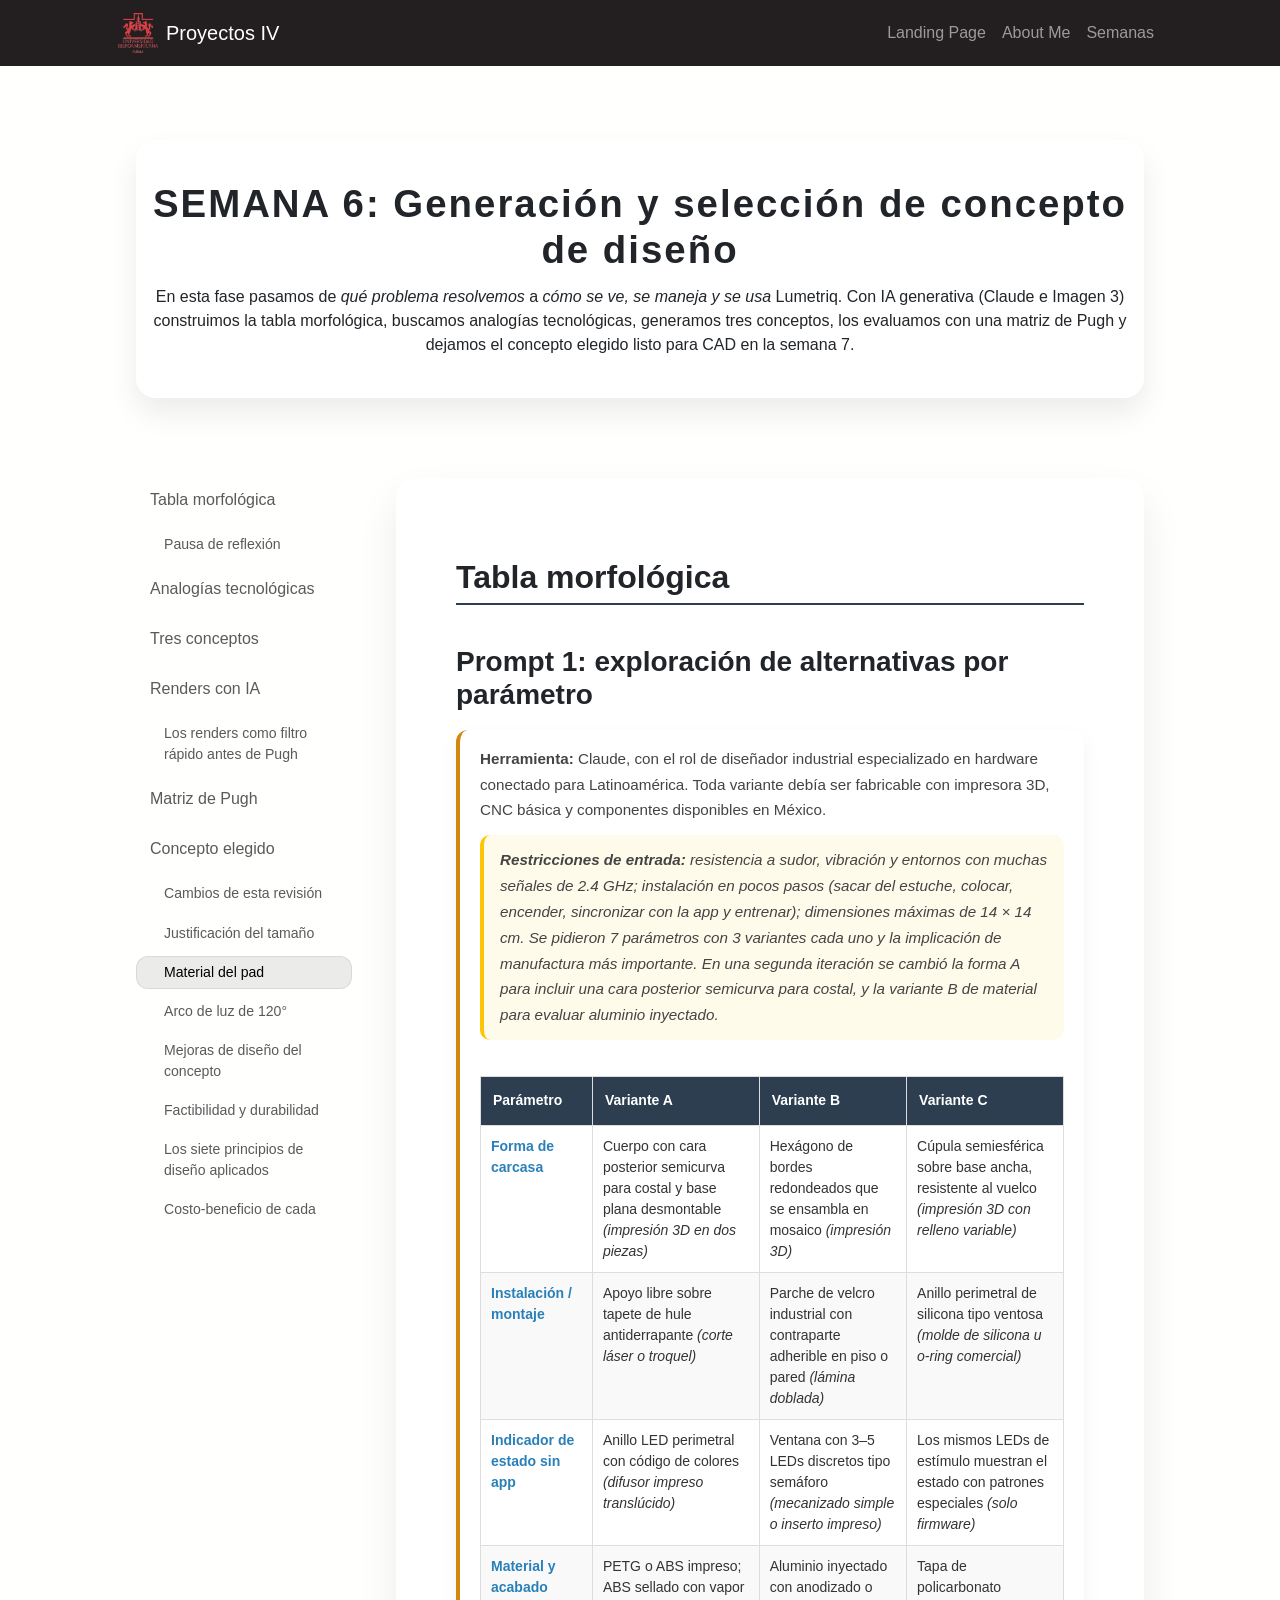
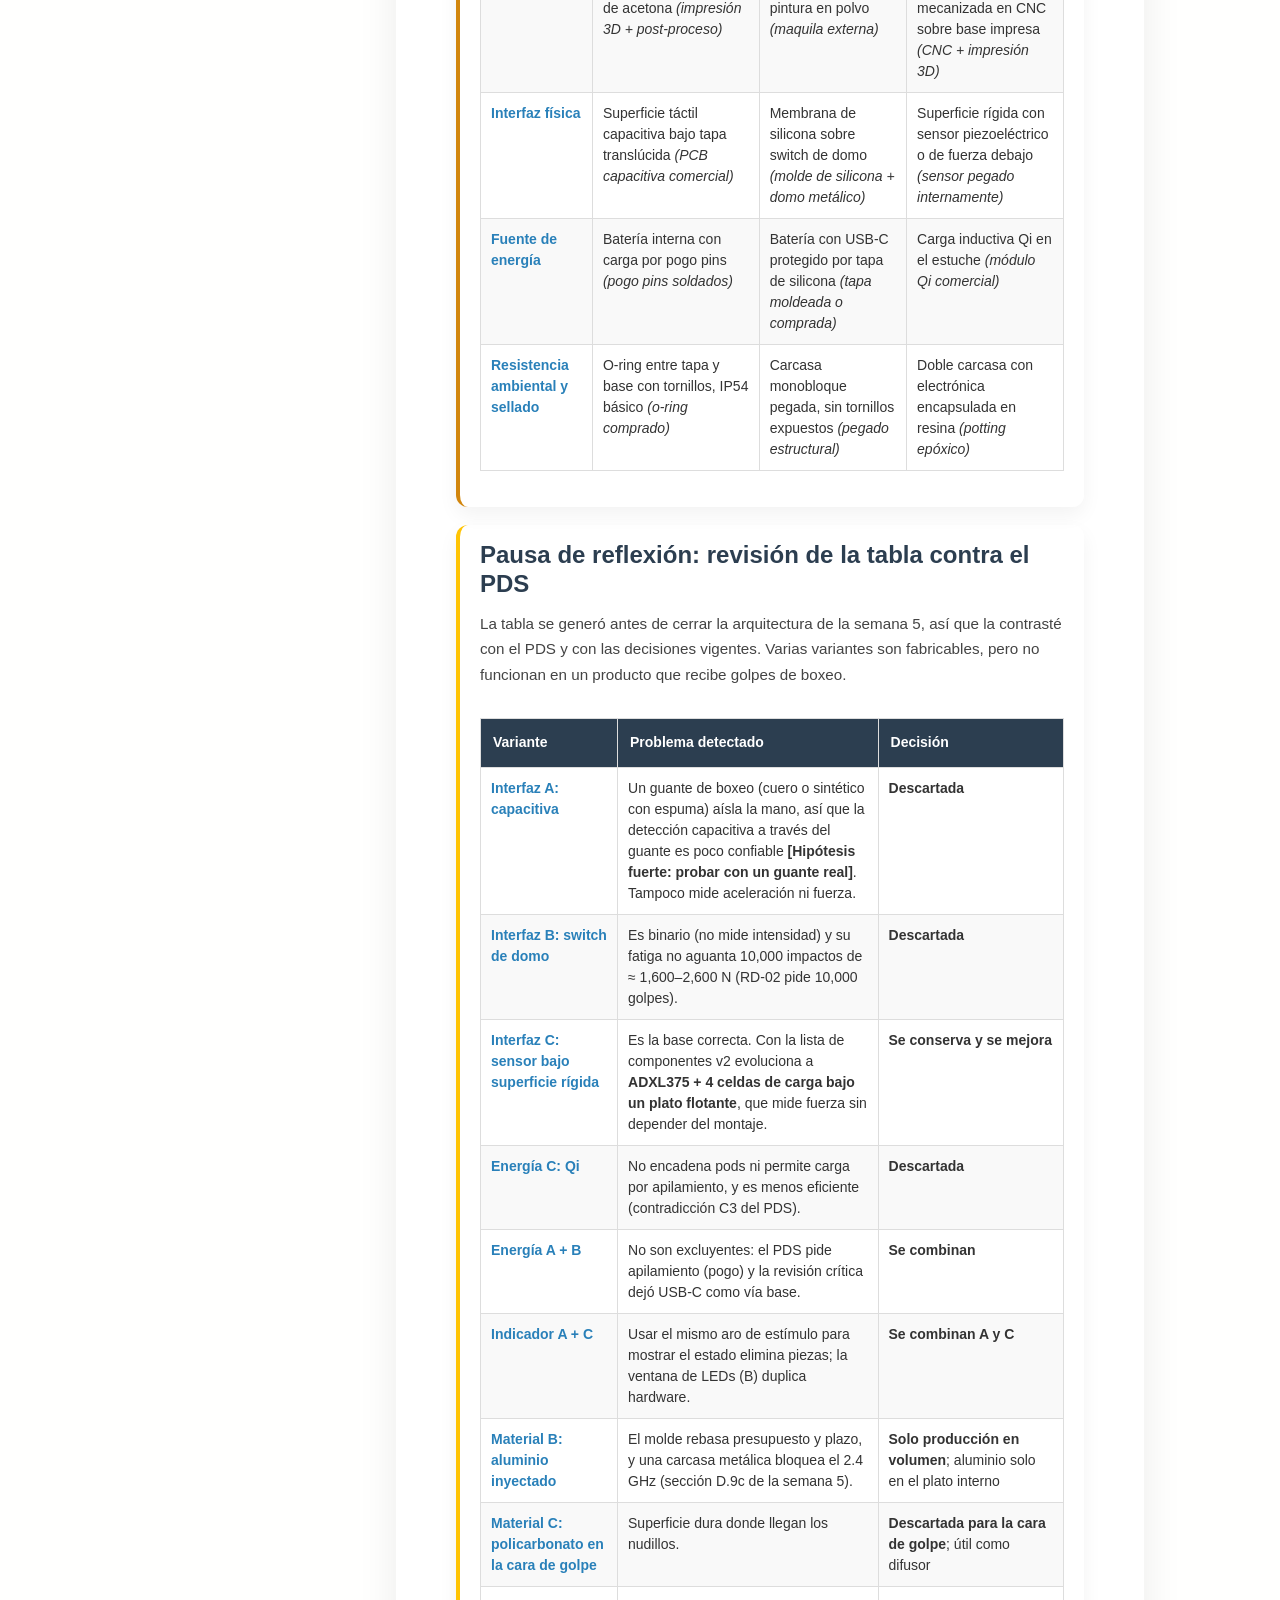
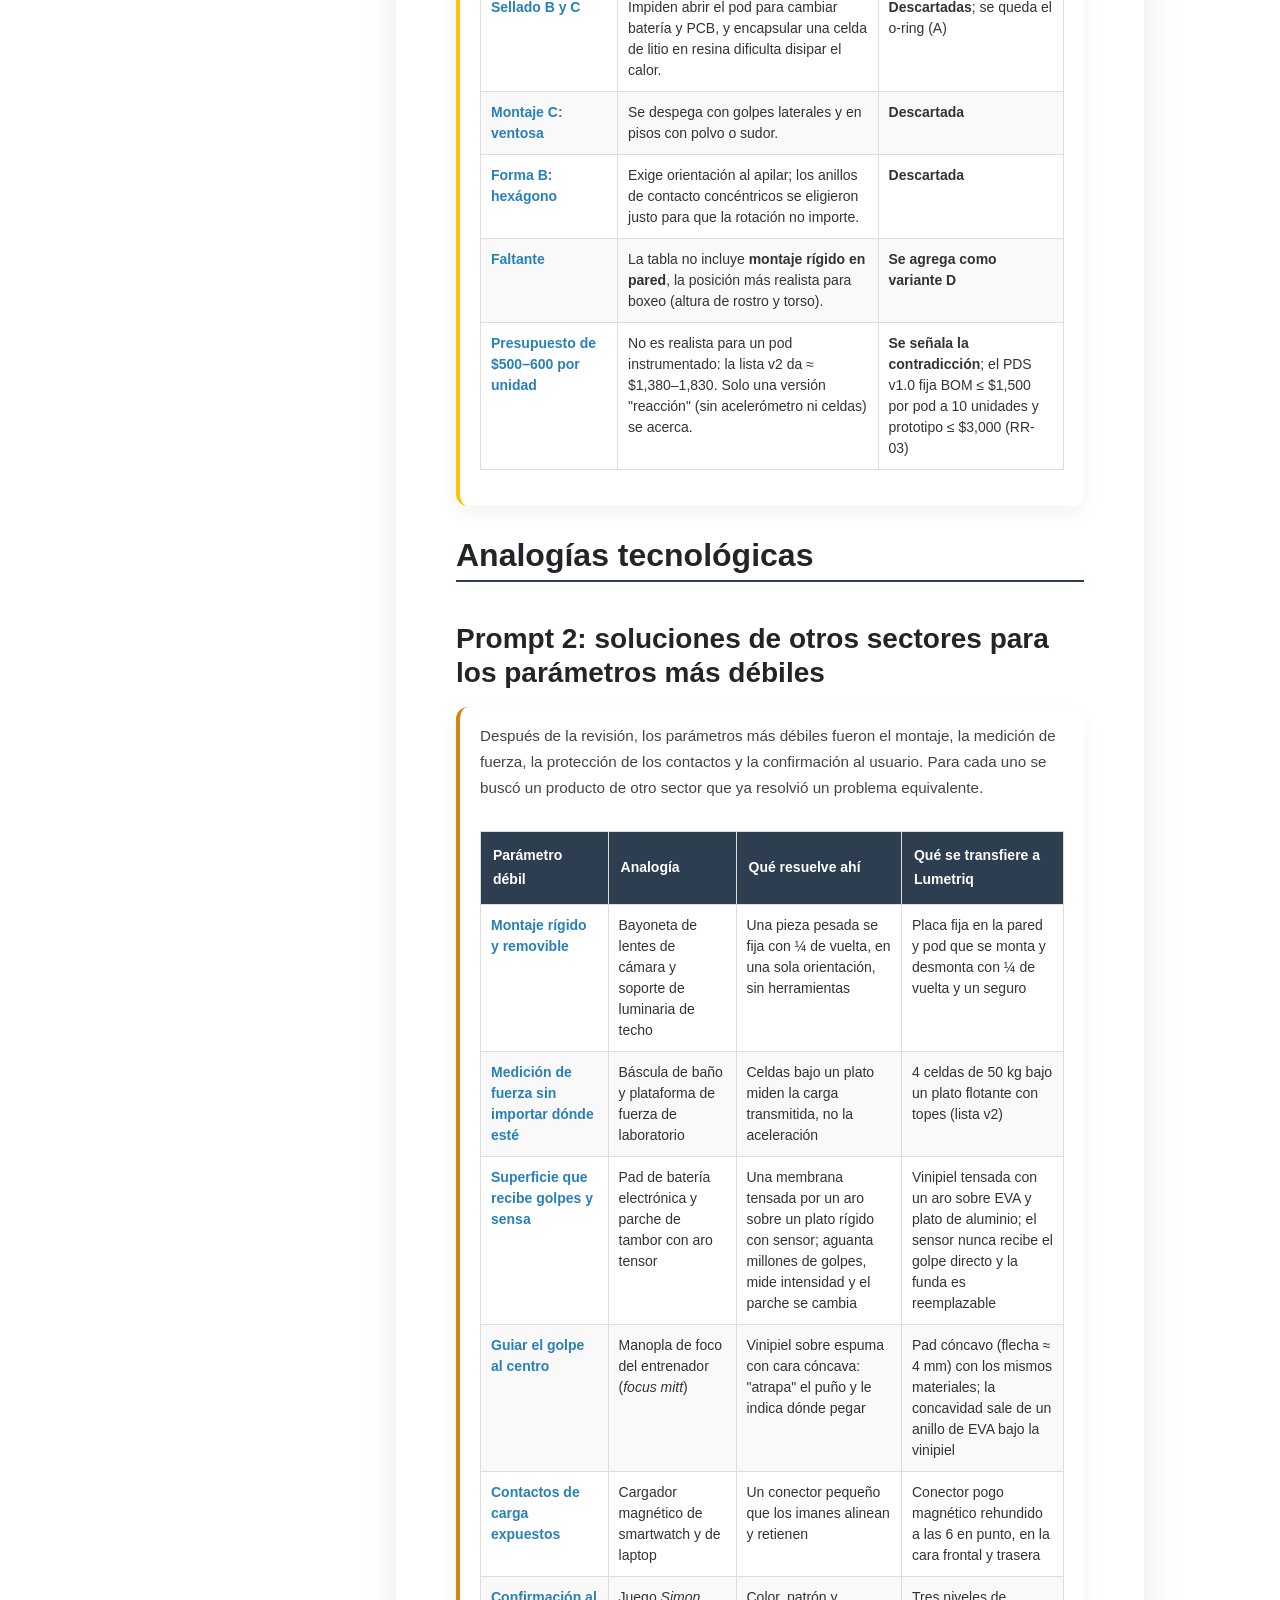
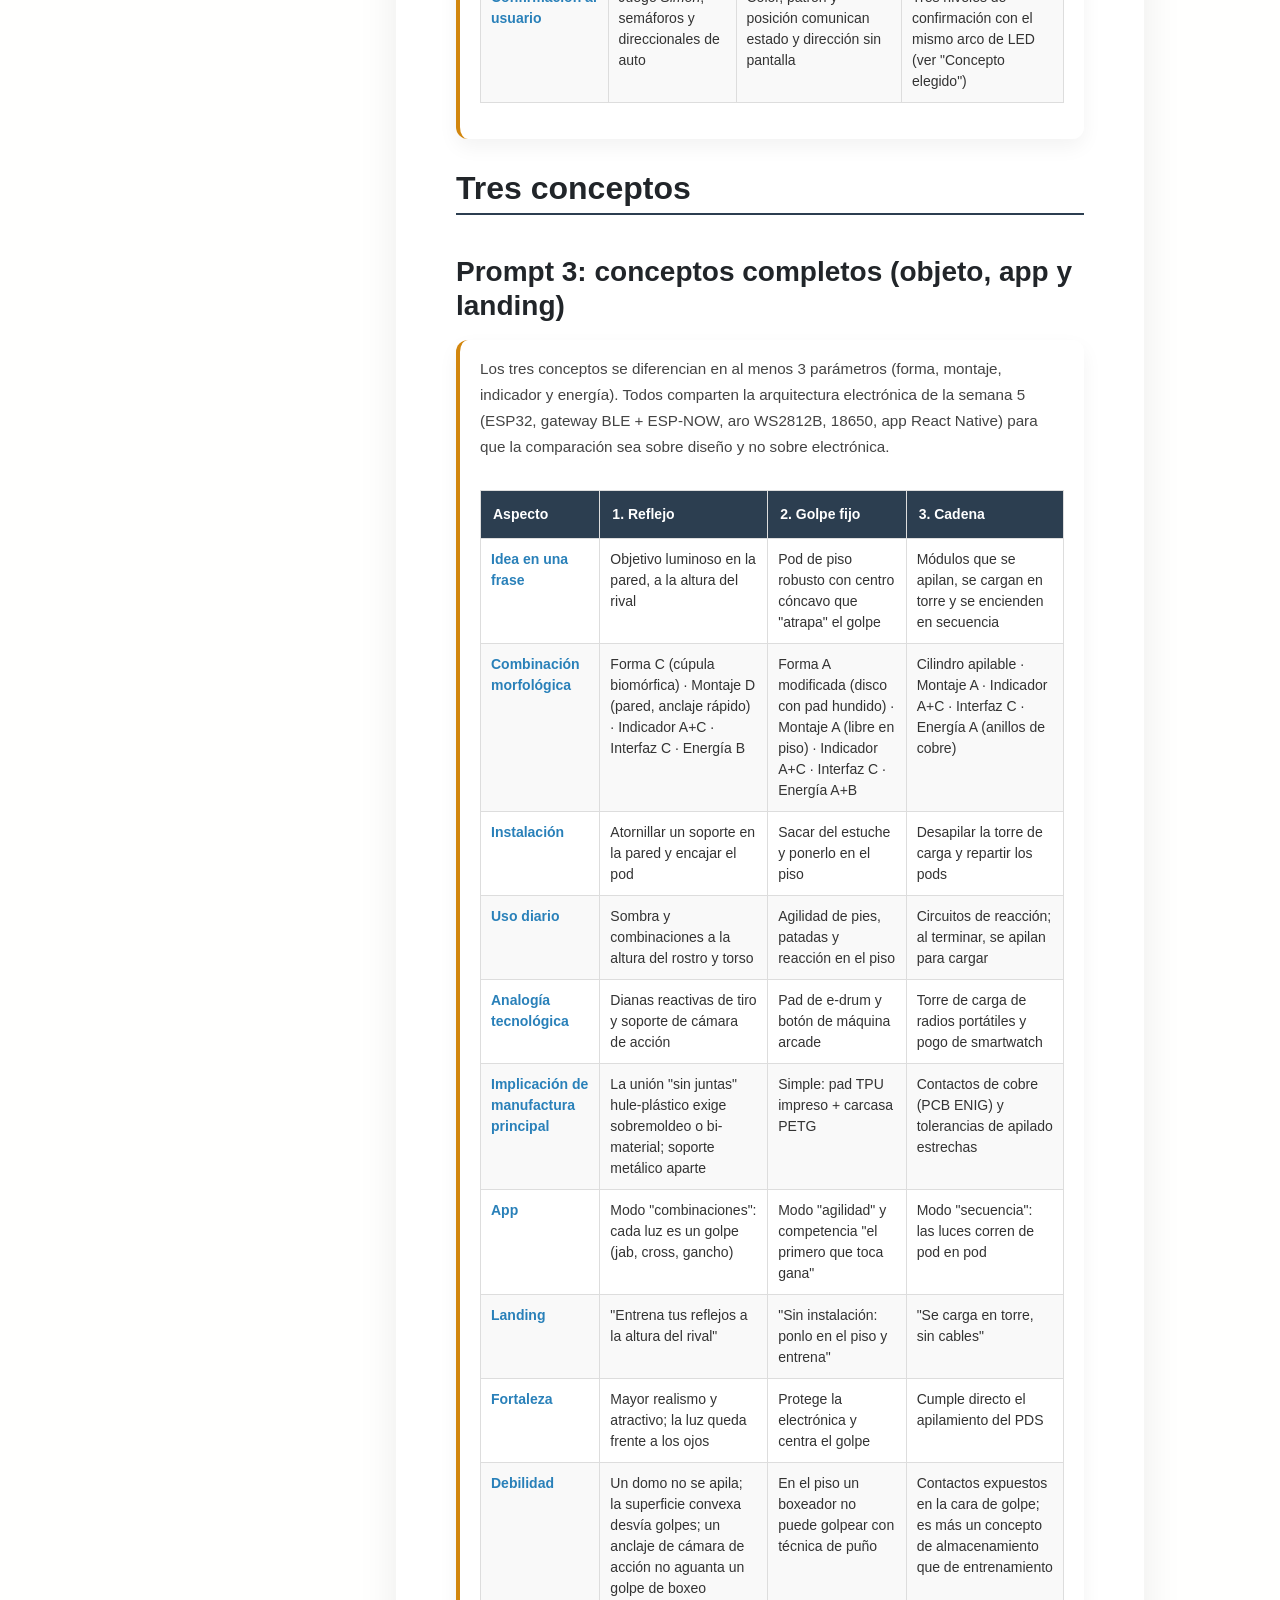
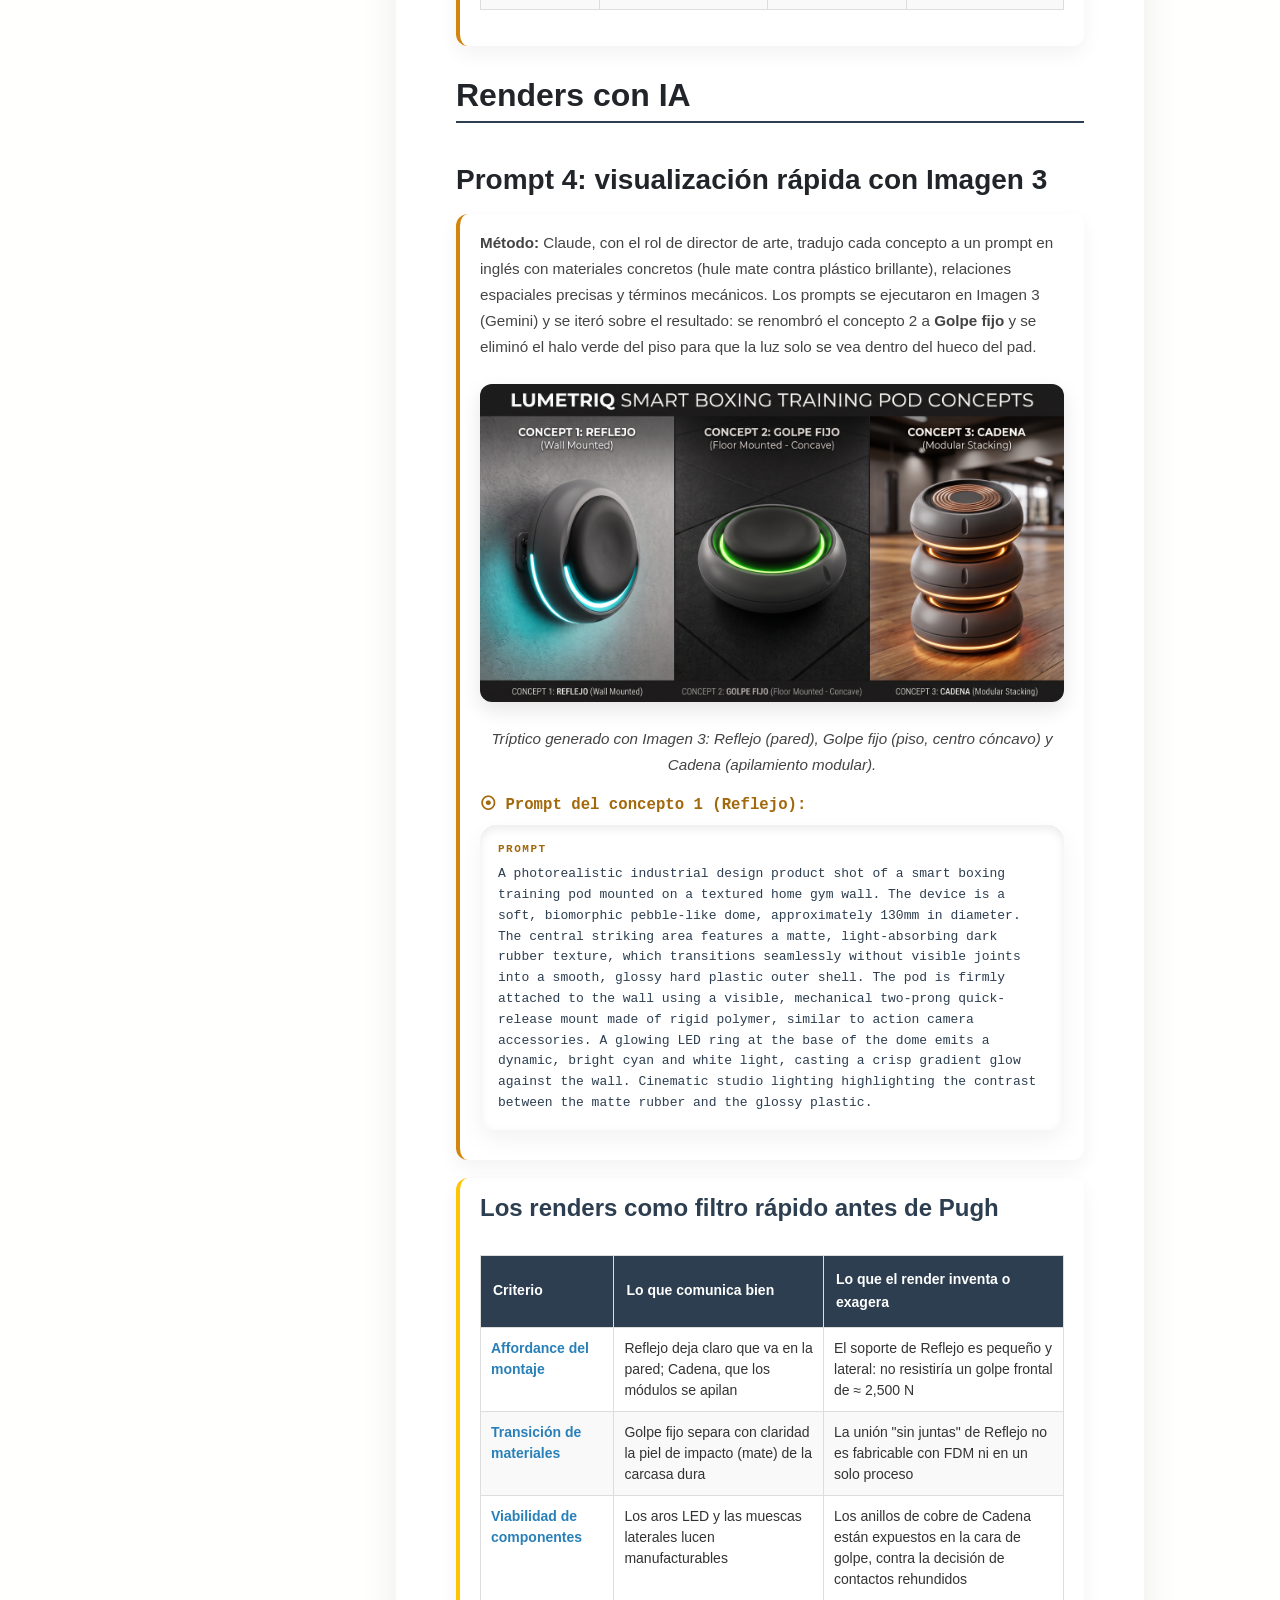
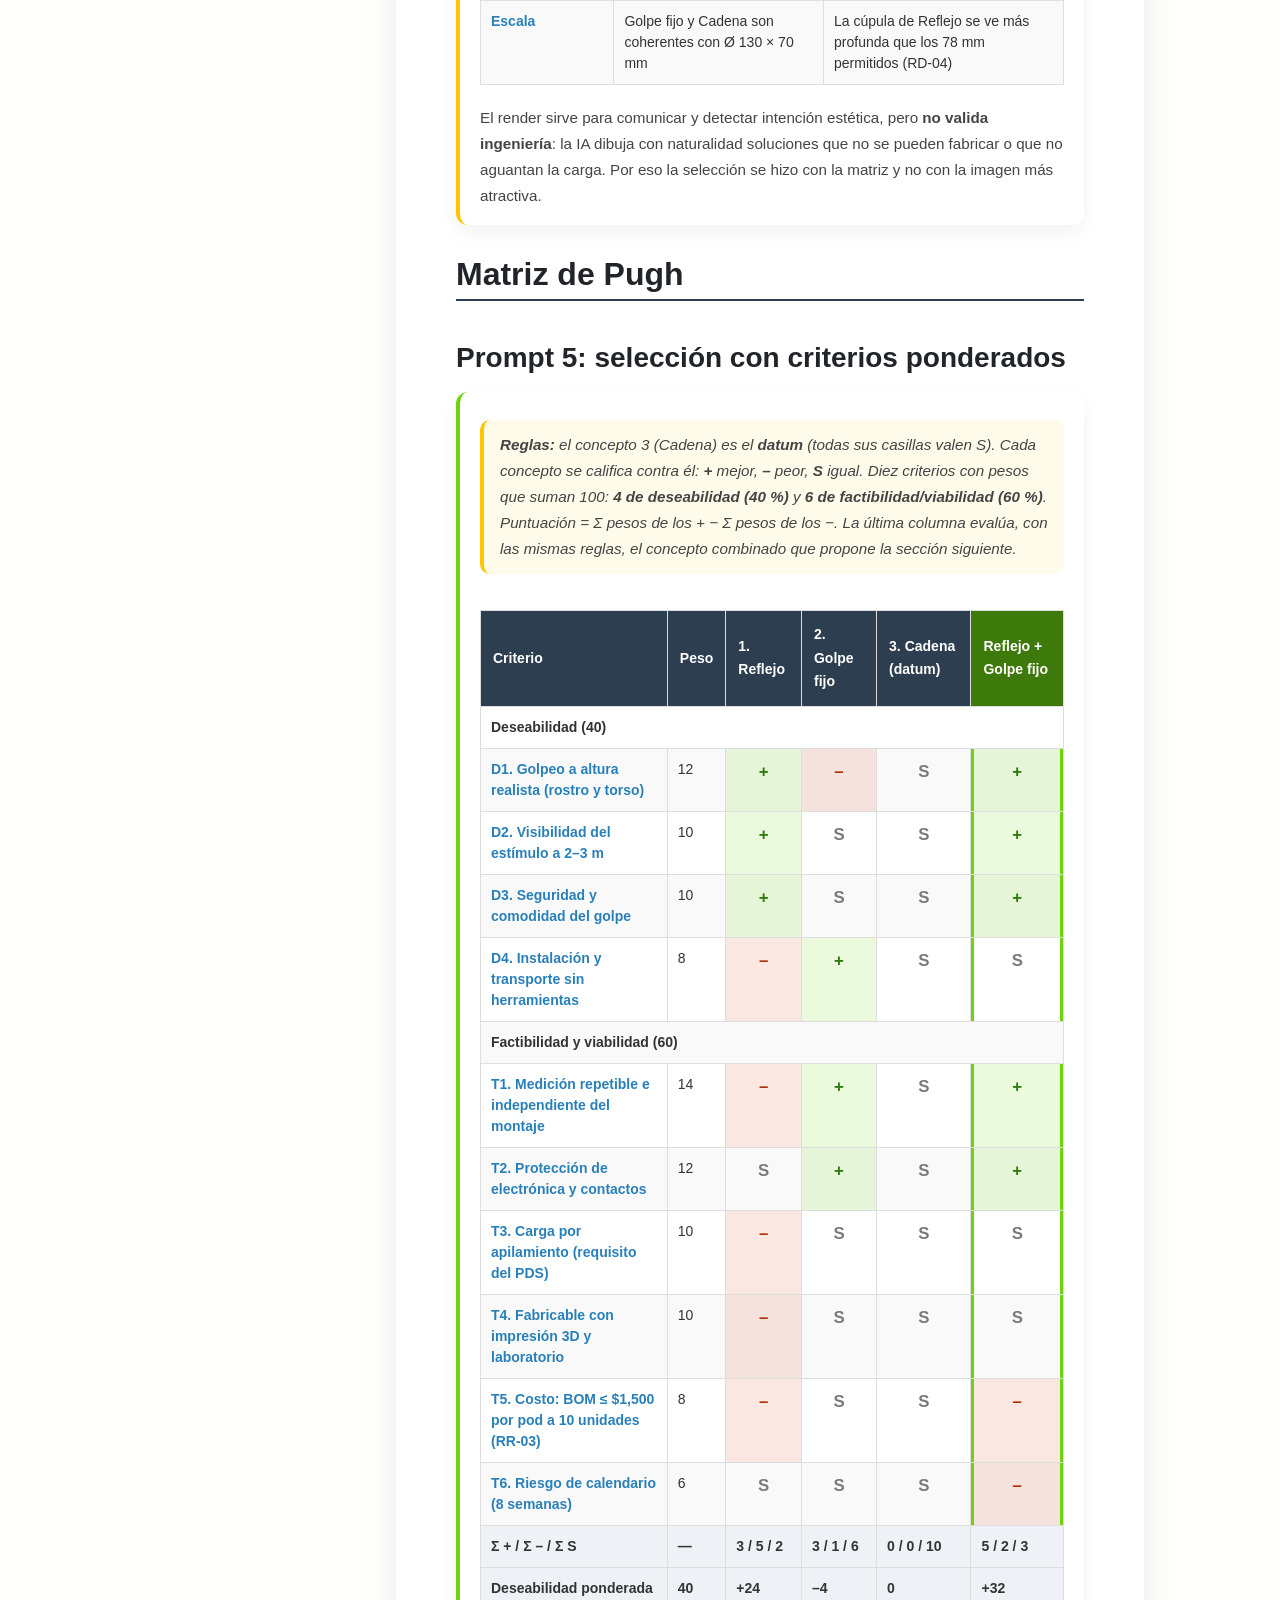
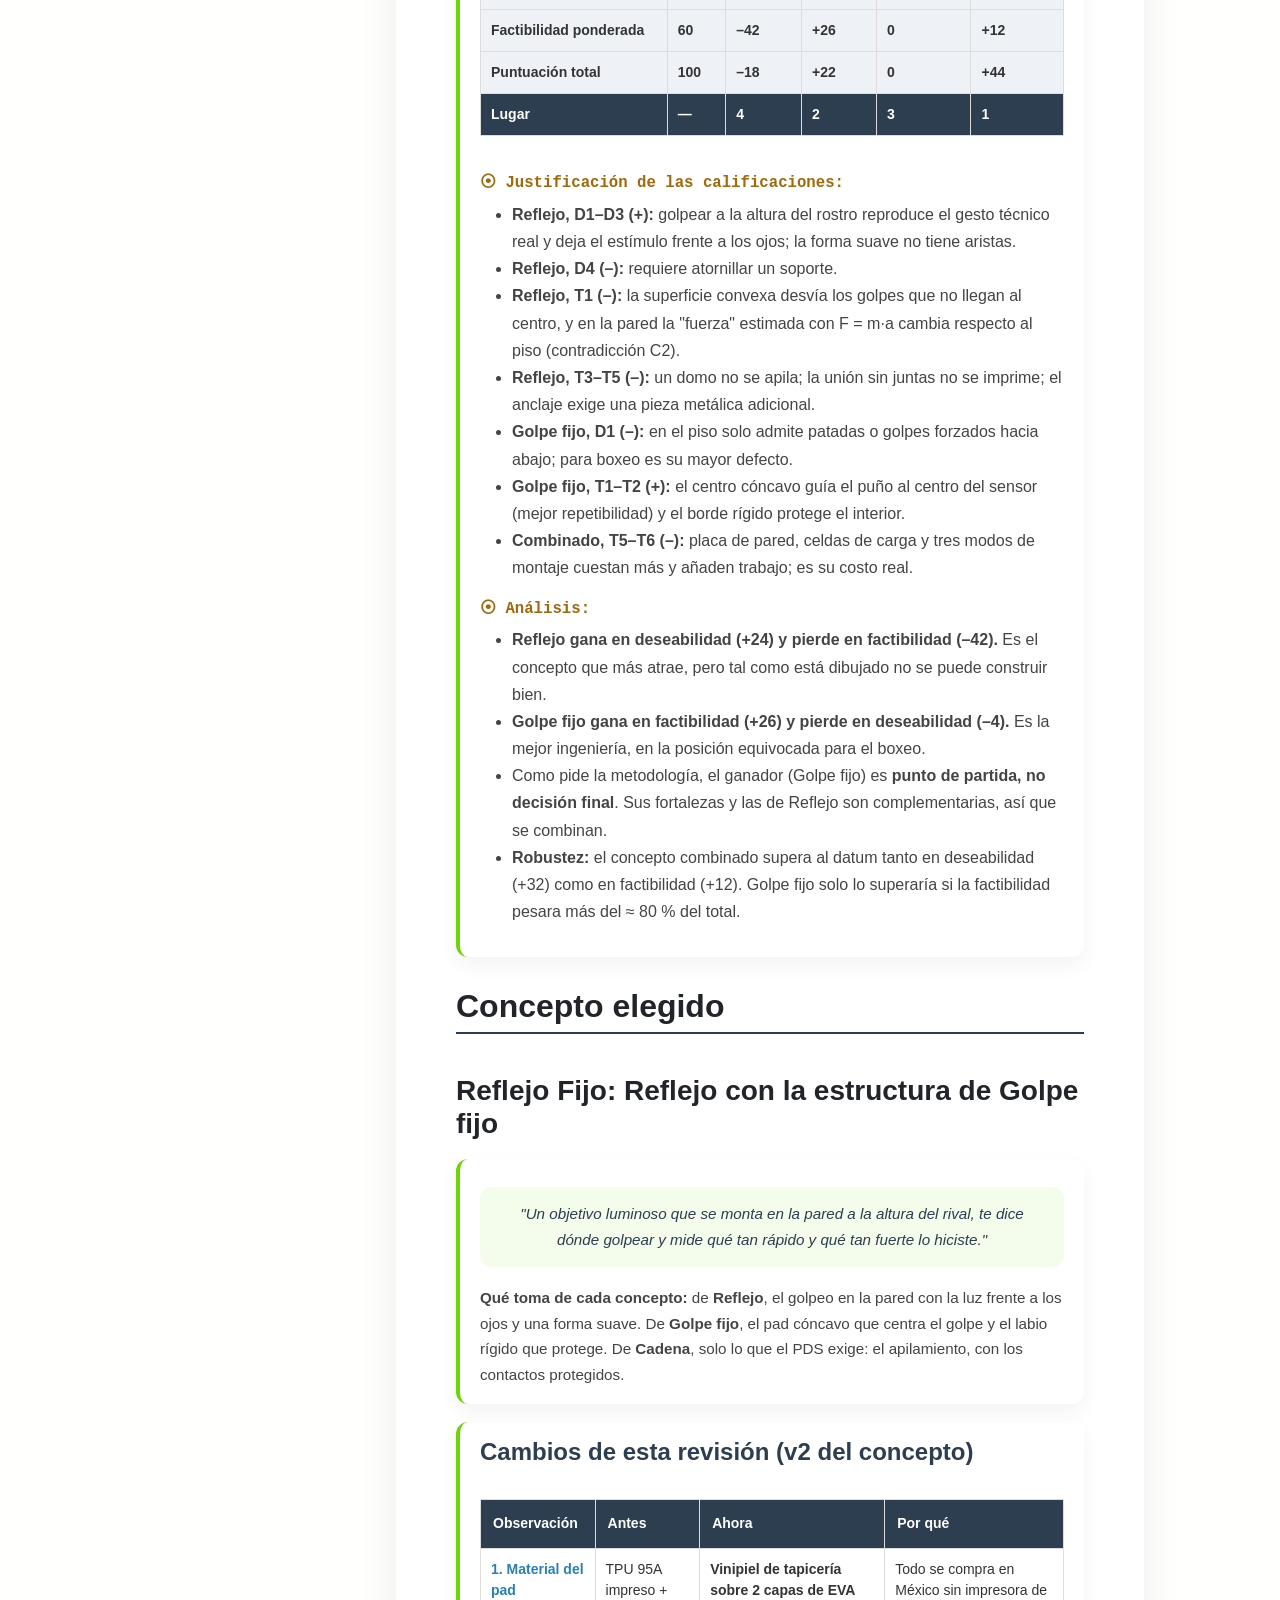
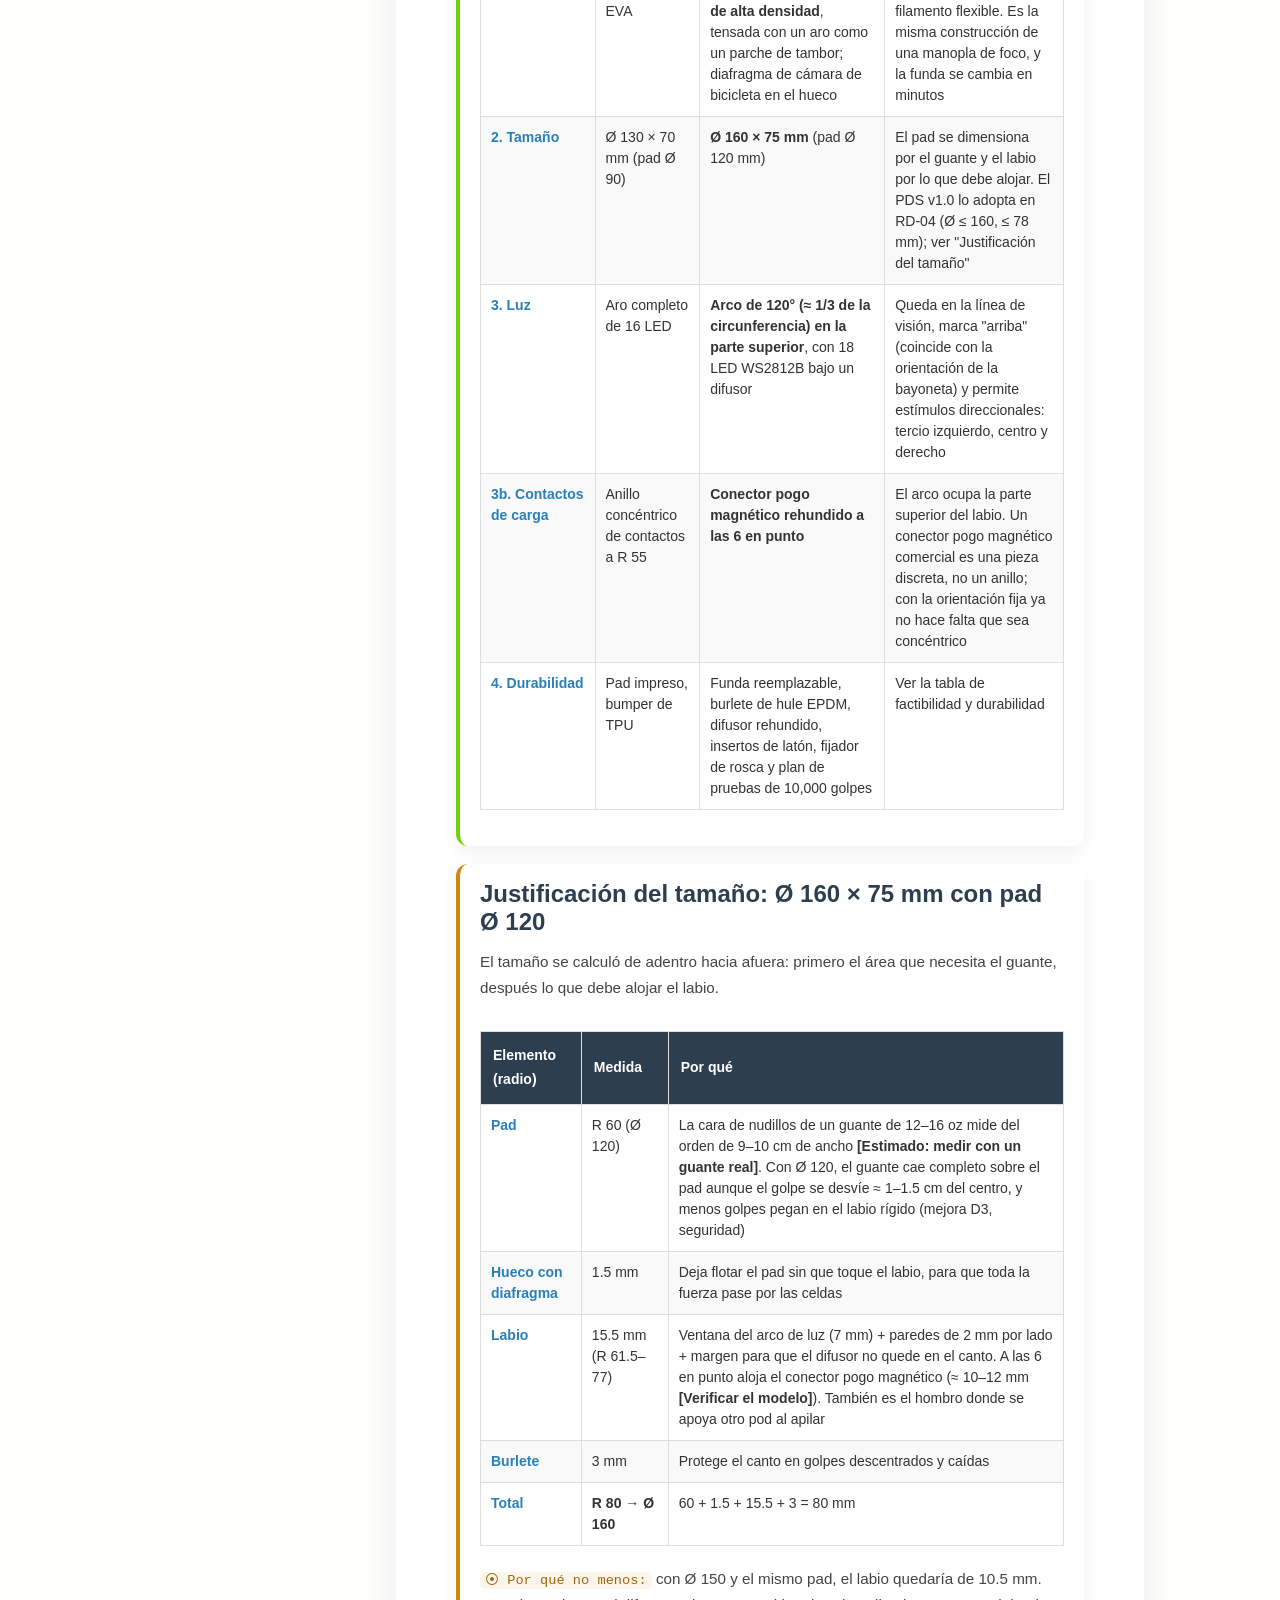
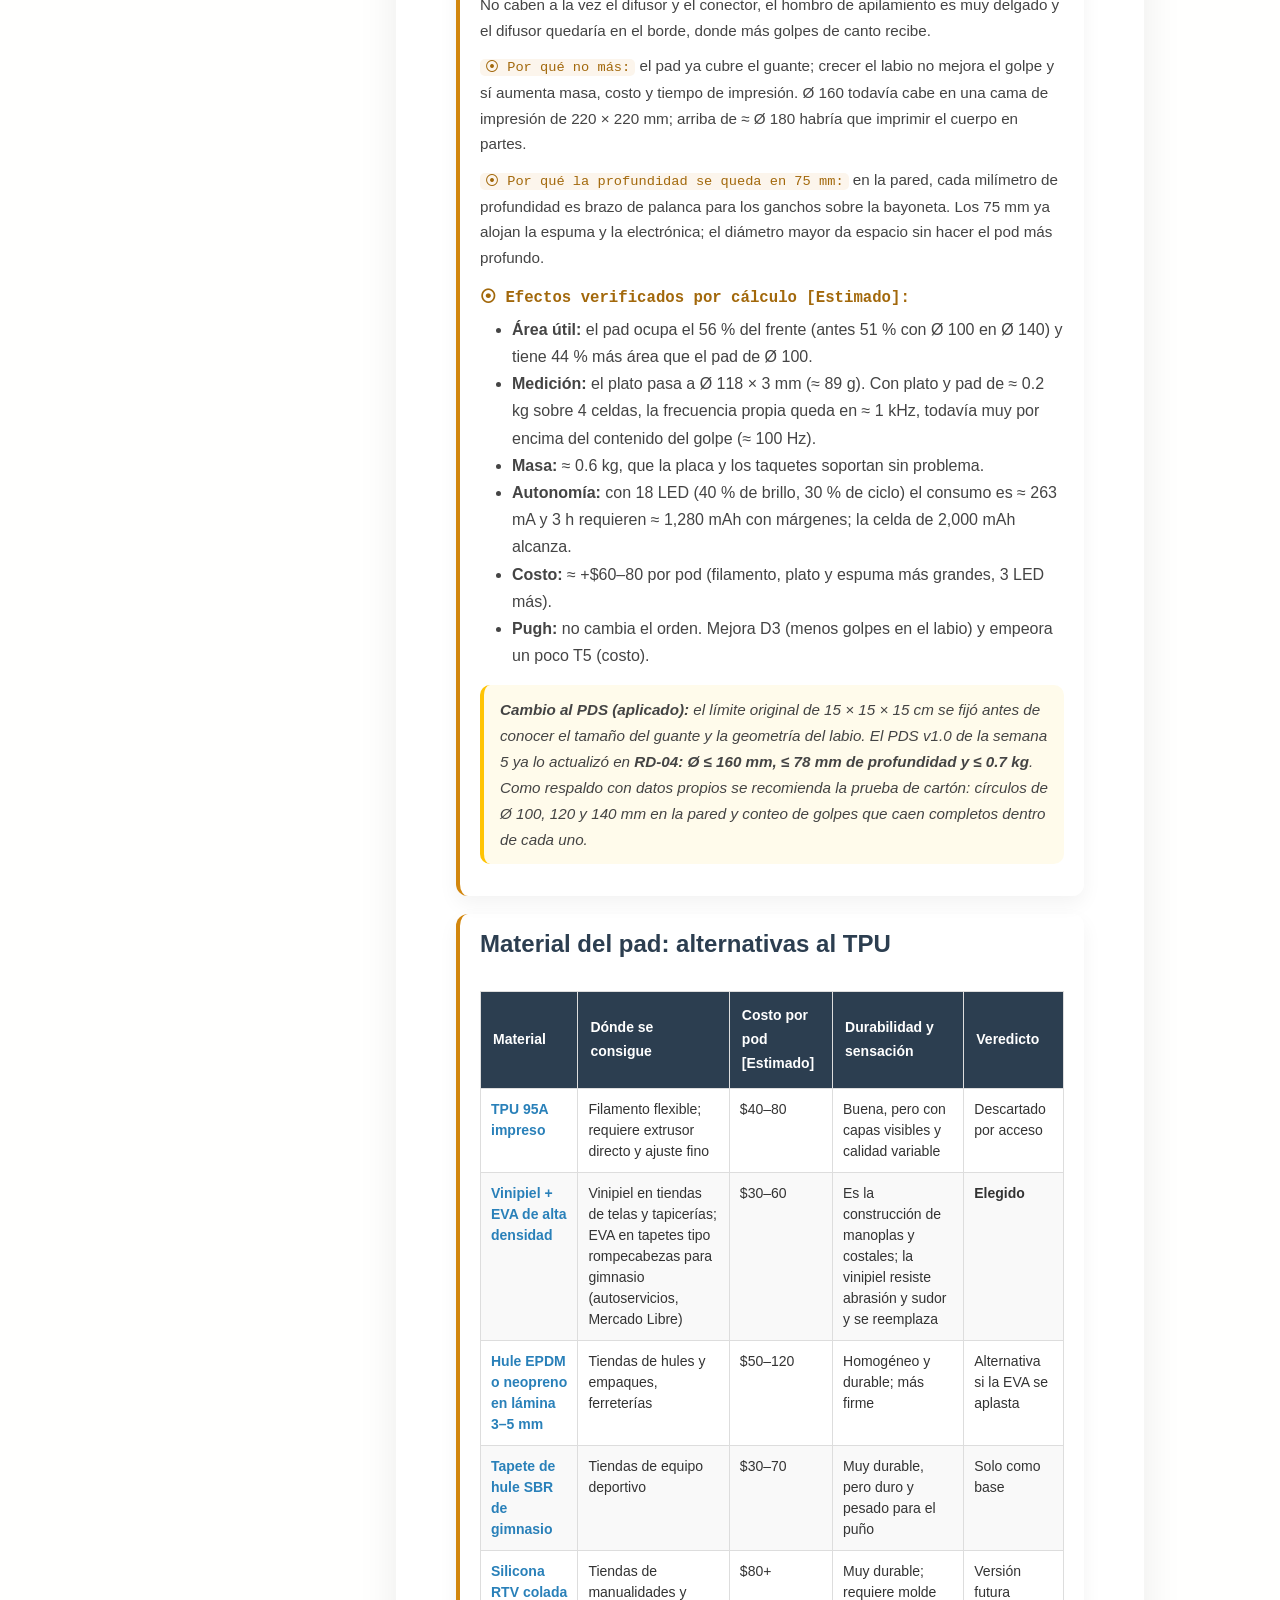
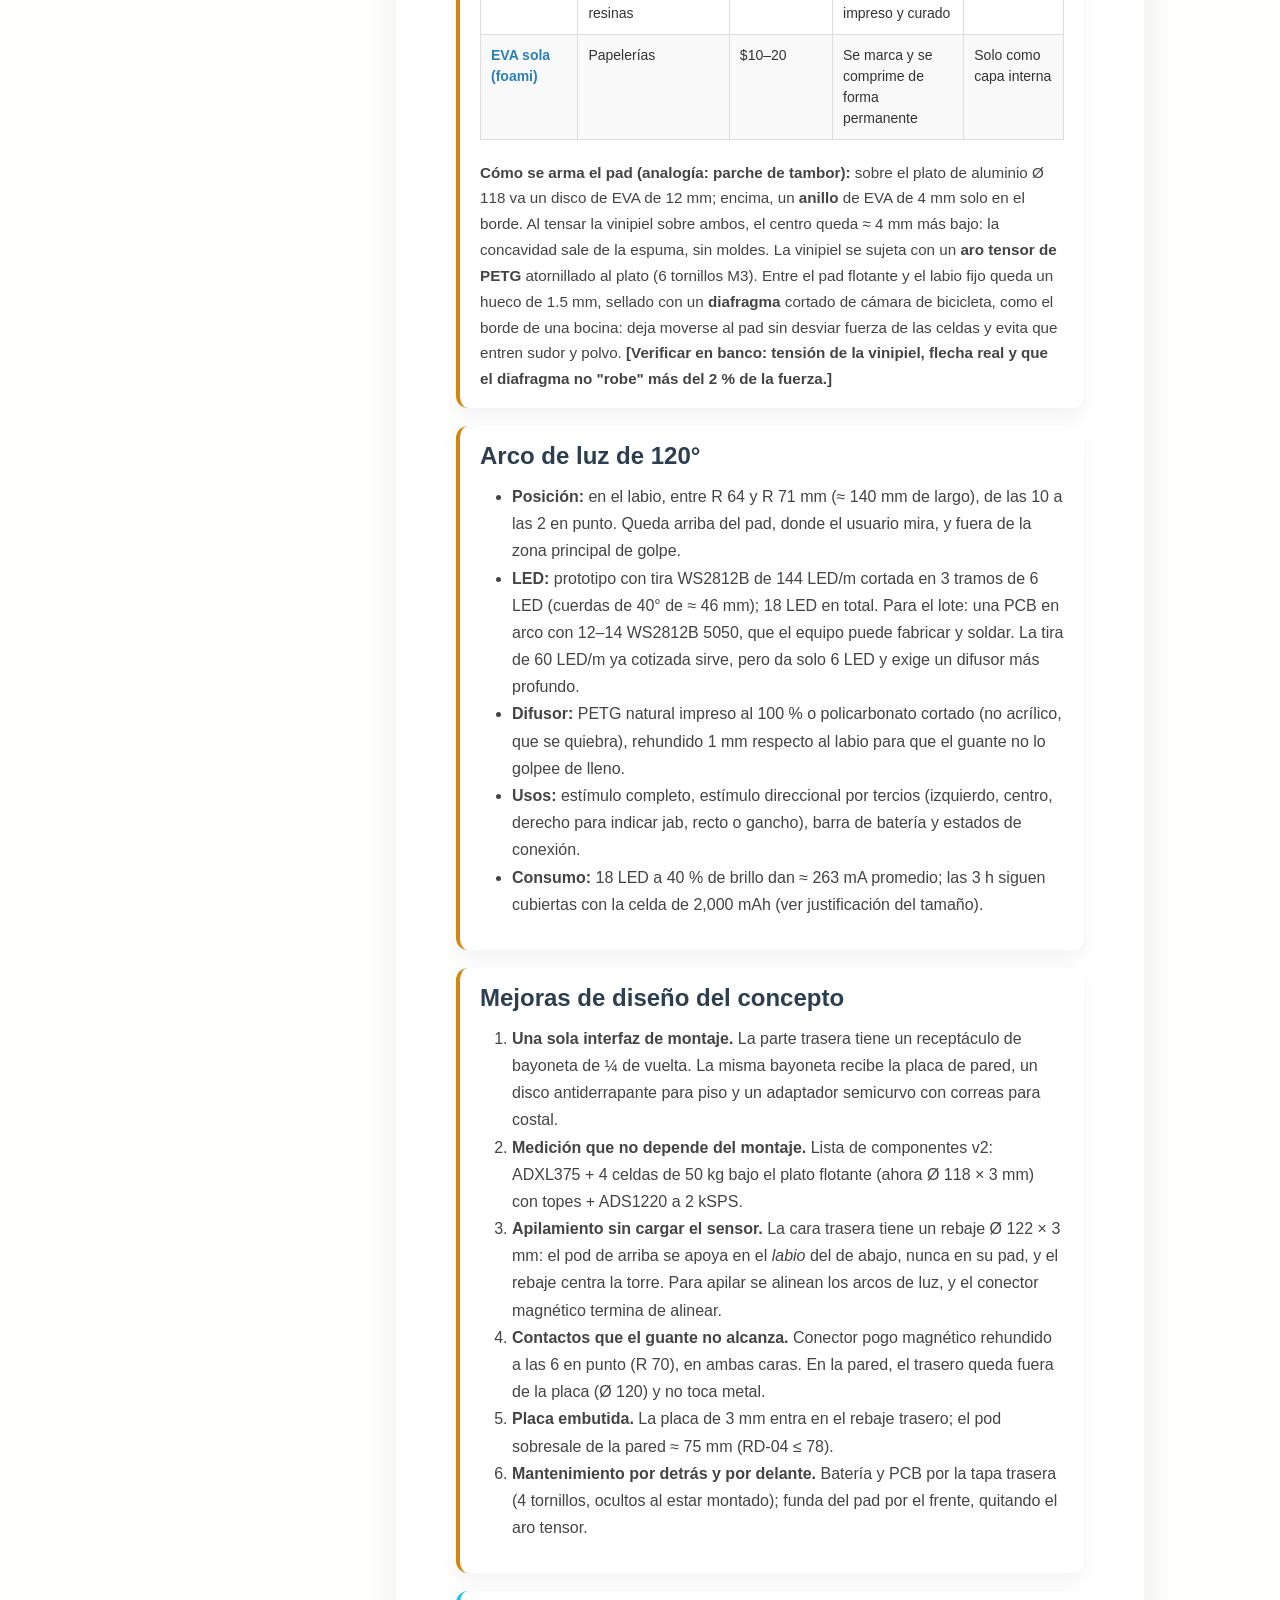
<file: weeks/week6/index.html>
<!DOCTYPE html>
<html lang="en">

<head>
    <meta charset="utf-8" />
    <meta name="viewport" content="width=device-width, initial-scale=1, shrink-to-fit=no" />
    <meta name="contact" content="201265@iberopuebla.mx" />
    <meta name="author" content="Derek Rodríguez Cancino" />
    <title>Semana 6 | Proyectos IV</title>
    <!-- Favicon-->
    <link rel="icon" type="image/x-icon" href="../../assets/fablab.png" />
    <!-- Core theme CSS (includes Bootstrap)-->
    <link href="../../css/styles.css" rel="stylesheet">
    <link href="../../css/faces.css" rel="stylesheet">
    <!-- Estilos propios de la semana 6-->
    <style>
        /* Menú lateral: cabe en pantalla y marca las subsecciones */
        .week-menu { flex-shrink: 0; max-height: calc(100vh - 160px); overflow-y: auto; gap: 6px; padding-right: 4px; }
        .menu-link { padding: 10px 14px; }
        .week-paper { flex: 1; min-width: 0; }
        .menu-link.menu-sub { padding: 6px 14px 6px 28px; font-size: 0.88rem; font-weight: 400; }
        .week-paper h2 { margin-top: 30px; padding-bottom: 6px; border-bottom: 2px solid #2c3e50; }
        .week-paper h4 { scroll-margin-top: 120px; font-weight: 700; color: #2c3e50; margin-bottom: 12px; }
        .week-paper h5.subtitulo { font-family: 'JetBrains Mono', Consolas, monospace; font-size: 0.98rem; font-weight: 600; color: #a2680b; margin: 18px 0 8px; }
        .week-paper h5.subtitulo::before { content: "⦿ "; }

        /* Bloques: separación entre párrafos (faces.css los deja en 0) */
        .command-block p, .yellowcommand-block p, .purpcommand-block p,
        .greencommand-block p, .redcommand-block p { margin-bottom: 10px; }
        .command-block p:last-child, .yellowcommand-block p:last-child, .purpcommand-block p:last-child,
        .greencommand-block p:last-child, .redcommand-block p:last-child { margin-bottom: 0; }

        /* Código en línea (faces.css lo pone en bloque) */
        .week-paper p code, .week-paper li code, .week-paper td code {
            display: inline; font-family: 'JetBrains Mono', Consolas, monospace; font-size: 0.9em;
            color: #a2680b; background: rgba(210, 134, 13, 0.08); padding: 1px 5px; border-radius: 5px; margin: 0;
        }

        /* Diagramas de texto */
        .code-area { margin: 12px 0 16px; overflow-x: auto; }
        .code-area pre { font-size: 13px; line-height: 1.45; color: #2c3e50; white-space: pre; }

        .nota p { font-size: 0.95rem; }
        .tabla-scroll { width: 100%; overflow-x: auto; }

        @media (max-width: 900px) {
            .week-layout { flex-direction: column; }
            .week-menu { position: static; width: 100%; max-height: none; flex-direction: row; flex-wrap: wrap; }
            .menu-link.menu-sub { display: none; }
            .week-paper { padding: 30px 20px; }
        }

        /* Notas, figuras y frases */
        .nota { background: rgba(255, 196, 4, 0.08); padding: 12px 16px; border-left: 4px solid #ffc404; border-radius: 10px; margin: 12px 0 16px; }
        .figura { margin: 18px 0; text-align: center; }
        .figura svg { width: 100%; height: auto; background: #ffffff; border-radius: 12px; box-shadow: 0 8px 20px rgba(0,0,0,0.08); }
        .figura figcaption { font-size: 0.9rem; font-style: italic; color: #555; margin-top: 10px; }
        .frase { font-style: italic; font-size: 1.1rem; text-align: center; color: #2c3e50 !important; padding: 14px 18px; margin: 12px 0 18px !important; border-radius: 12px; background: rgba(112, 210, 13, 0.08); }

        /* Prompts para generar imágenes */
        .prompt-box {
            font-family: 'JetBrains Mono', Consolas, monospace; font-size: 13px; line-height: 1.6; color: #2c3e50;
            padding: 16px 18px; margin: 10px 0 14px; border-radius: 16px; background: rgba(255,255,255,0.55);
            box-shadow: inset 0 4px 10px rgba(0,0,0,0.08), inset 0 -4px 10px rgba(255,255,255,0.6), 0 10px 25px rgba(0,0,0,0.05);
        }
        .prompt-box::before { content: "PROMPT"; display: block; font-size: 11px; font-weight: 700; letter-spacing: 1.5px; color: #a2680b; margin-bottom: 6px; }

        /* Matriz de Pugh */
        .material-table td.pugh-plus, .material-table td.pugh-minus, .material-table td.pugh-same { text-align: center; font-weight: 700; font-size: 1.05rem; }
        .pugh-plus  { color: #2d7a0b; background: rgba(112, 210, 13, 0.14); }
        .pugh-minus { color: #ae2f0b; background: rgba(210, 56, 13, 0.12); }
        .pugh-same  { color: #7a7a7a; }
        .material-table th.pugh-win { background-color: #3d7a0b; }
        .material-table td.pugh-win { box-shadow: inset 3px 0 0 #70d20d, inset -3px 0 0 #70d20d; }
        .material-table tr.pugh-total td { background: #eef2f6; font-weight: 600; }
        .material-table tr.pugh-total:last-child td { background: #2c3e50; color: #fff; }

        .reflexion p { line-height: 1.8; }
    </style>
</head>

<body class="d-flex flex-column h-100" style="background-color:#fffffe">
    <main class="flex-shrink-0">
        <!-- Navigation-->

        <nav class="navbar navbar-expand-lg navbar-dark bg-dark fixed-top">
                <div class="container px-5">
                    <!--<a class="navbar-brand">Fab Academy</a>-->
                    <a class="navbar-brand d-flex align-items-center" href="../../">
                        <img src="../../assets/fablab.png" alt="FabLab Logo" width="40"height="40" class="me-2"> Proyectos IV </a>
                    <button class="navbar-toggler" type="button" data-bs-toggle="collapse" data-bs-target="#navbarSupportedContent" aria-controls="navbarSupportedContent" aria-expanded="false" aria-label="Toggle navigation"><span class="navbar-toggler-icon"></span></button>
                    <div class="collapse navbar-collapse" id="navbarSupportedContent">
                        <ul class="navbar-nav ms-auto mb-2 mb-lg-0">                   
                            <li class="nav-item"><a class="nav-link" href="https://kamilgallardo.github.io/PROYECTOS_IV/final-project.html">Landing Page</a></li>
                            <li class="nav-item"><a class="nav-link" href="../../index.html#yo">About Me</a></li>
                            <li class="nav-item"><a class="nav-link" href="../../index.html#practicas">Semanas</a></li>
                        </ul>
                    </div>
                </div>
            </nav>

        <section class="week-header">
            <div class="week-glass">
                <h1>SEMANA 6: Generación y selección de concepto de diseño</h1>
                <div>En esta fase pasamos de <i>qué problema resolvemos</i> a <i>cómo se ve, se maneja y se usa</i> Lumetriq. Con IA generativa (Claude e Imagen 3) construimos la tabla morfológica, buscamos analogías tecnológicas, generamos tres conceptos, los evaluamos con una matriz de Pugh y dejamos el concepto elegido listo para CAD en la semana 7.</div>
            </div>
        </section>

    <!-- Seccion de CONTENIDO-->
        <section class="week-content">
            <div class="week-layout">
                <aside class="week-menu">
                    <a href="#UNO" class="menu-link">Tabla morfológica</a>
                    <a href="#UNO-1" class="menu-link menu-sub">Pausa de reflexión</a>
                    <a href="#DOS" class="menu-link">Analogías tecnológicas</a>
                    <a href="#TRES" class="menu-link">Tres conceptos</a>
                    <a href="#CUATRO" class="menu-link">Renders con IA</a>
                    <a href="#CUATRO-1" class="menu-link menu-sub">Los renders como filtro rápido antes de Pugh</a>
                    <a href="#CINCO" class="menu-link">Matriz de Pugh</a>
                    <a href="#SEIS" class="menu-link">Concepto elegido</a>
                    <a href="#SEIS-1" class="menu-link menu-sub">Cambios de esta revisión</a>
                    <a href="#SEIS-2" class="menu-link menu-sub">Justificación del tamaño</a>
                    <a href="#SEIS-3" class="menu-link menu-sub">Material del pad</a>
                    <a href="#SEIS-4" class="menu-link menu-sub">Arco de luz de 120°</a>
                    <a href="#SEIS-5" class="menu-link menu-sub">Mejoras de diseño del concepto</a>
                    <a href="#SEIS-6" class="menu-link menu-sub">Factibilidad y durabilidad</a>
                    <a href="#SEIS-7" class="menu-link menu-sub">Los siete principios de diseño aplicados</a>
                    <a href="#SEIS-8" class="menu-link menu-sub">Costo-beneficio de cada decisión</a>
                    <a href="#SEIS-9" class="menu-link menu-sub">Prompt para el render del concepto elegido</a>
                    <a href="#SIETE" class="menu-link">Boceto técnico</a>
                    <a href="#SIETE-1" class="menu-link menu-sub">Especificación para CAD</a>
                    <a href="#OCHO" class="menu-link">Wireframe de la app</a>
                    <a href="#NUEVE" class="menu-link">Crítica técnica</a>
                    <a href="#DIEZ" class="menu-link">Defensa del concepto</a>
                    <a href="#DIEZ-1" class="menu-link menu-sub">Preguntas de autoevaluación</a>
                    <a href="#Learning" class="menu-link">Reflexión</a>
                </aside>

                <div class="week-paper">


    <!-- ===================== 1. TABLA MORFOLÓGICA ===================== -->
    <h2 id="UNO">Tabla morfológica</h2>
    <h3>Prompt 1: exploración de alternativas por parámetro</h3>

   <div class="command-block">
    <p><b>Herramienta:</b> Claude, con el rol de diseñador industrial especializado en hardware conectado para Latinoamérica. Toda variante debía ser fabricable con impresora 3D, CNC básica y componentes disponibles en México.</p>

    <div class="nota">
        <p><i><b>Restricciones de entrada:</b> resistencia a sudor, vibración y entornos con muchas señales de 2.4 GHz; instalación en pocos pasos (sacar del estuche, colocar, encender, sincronizar con la app y entrenar); dimensiones máximas de 14 × 14 cm. Se pidieron 7 parámetros con 3 variantes cada uno y la implicación de manufactura más importante. En una segunda iteración se cambió la forma A para incluir una cara posterior semicurva para costal, y la variante B de material para evaluar aluminio inyectado.</i></p>
    </div>

    <div class="tabla-scroll">
    <table class="material-table">
        <thead>
            <tr><th>Parámetro</th><th>Variante A</th><th>Variante B</th><th>Variante C</th></tr>
        </thead>
        <tbody>
            <tr><td class="material-tag">Forma de carcasa</td>
                <td>Cuerpo con cara posterior semicurva para costal y base plana desmontable <i>(impresión 3D en dos piezas)</i></td>
                <td>Hexágono de bordes redondeados que se ensambla en mosaico <i>(impresión 3D)</i></td>
                <td>Cúpula semiesférica sobre base ancha, resistente al vuelco <i>(impresión 3D con relleno variable)</i></td></tr>
            <tr><td class="material-tag">Instalación / montaje</td>
                <td>Apoyo libre sobre tapete de hule antiderrapante <i>(corte láser o troquel)</i></td>
                <td>Parche de velcro industrial con contraparte adherible en piso o pared <i>(lámina doblada)</i></td>
                <td>Anillo perimetral de silicona tipo ventosa <i>(molde de silicona u o-ring comercial)</i></td></tr>
            <tr><td class="material-tag">Indicador de estado sin app</td>
                <td>Anillo LED perimetral con código de colores <i>(difusor impreso translúcido)</i></td>
                <td>Ventana con 3–5 LEDs discretos tipo semáforo <i>(mecanizado simple o inserto impreso)</i></td>
                <td>Los mismos LEDs de estímulo muestran el estado con patrones especiales <i>(solo firmware)</i></td></tr>
            <tr><td class="material-tag">Material y acabado</td>
                <td>PETG o ABS impreso; ABS sellado con vapor de acetona <i>(impresión 3D + post-proceso)</i></td>
                <td>Aluminio inyectado con anodizado o pintura en polvo <i>(maquila externa)</i></td>
                <td>Tapa de policarbonato mecanizada en CNC sobre base impresa <i>(CNC + impresión 3D)</i></td></tr>
            <tr><td class="material-tag">Interfaz física</td>
                <td>Superficie táctil capacitiva bajo tapa translúcida <i>(PCB capacitiva comercial)</i></td>
                <td>Membrana de silicona sobre switch de domo <i>(molde de silicona + domo metálico)</i></td>
                <td>Superficie rígida con sensor piezoeléctrico o de fuerza debajo <i>(sensor pegado internamente)</i></td></tr>
            <tr><td class="material-tag">Fuente de energía</td>
                <td>Batería interna con carga por pogo pins <i>(pogo pins soldados)</i></td>
                <td>Batería con USB-C protegido por tapa de silicona <i>(tapa moldeada o comprada)</i></td>
                <td>Carga inductiva Qi en el estuche <i>(módulo Qi comercial)</i></td></tr>
            <tr><td class="material-tag">Resistencia ambiental y sellado</td>
                <td>O-ring entre tapa y base con tornillos, IP54 básico <i>(o-ring comprado)</i></td>
                <td>Carcasa monobloque pegada, sin tornillos expuestos <i>(pegado estructural)</i></td>
                <td>Doble carcasa con electrónica encapsulada en resina <i>(potting epóxico)</i></td></tr>
        </tbody>
    </table>
    </div>
</div>

   <div class="yellowcommand-block">
    <h4 id="UNO-1">Pausa de reflexión: revisión de la tabla contra el PDS</h4>
    <p>La tabla se generó antes de cerrar la arquitectura de la semana 5, así que la contrasté con el PDS y con las decisiones vigentes. Varias variantes son fabricables, pero no funcionan en un producto que recibe golpes de boxeo.</p>
    <div class="tabla-scroll">
    <table class="material-table">
        <thead>
            <tr><th>Variante</th><th>Problema detectado</th><th>Decisión</th></tr>
        </thead>
        <tbody>
            <tr><td class="material-tag">Interfaz A: capacitiva</td><td>Un guante de boxeo (cuero o sintético con espuma) aísla la mano, así que la detección capacitiva a través del guante es poco confiable <b>[Hipótesis fuerte: probar con un guante real]</b>. Tampoco mide aceleración ni fuerza.</td><td><b>Descartada</b></td></tr>
            <tr><td class="material-tag">Interfaz B: switch de domo</td><td>Es binario (no mide intensidad) y su fatiga no aguanta 10,000 impactos de ≈ 1,600–2,600 N (RD-02 pide 10,000 golpes).</td><td><b>Descartada</b></td></tr>
            <tr><td class="material-tag">Interfaz C: sensor bajo superficie rígida</td><td>Es la base correcta. Con la lista de componentes v2 evoluciona a <b>ADXL375 + 4 celdas de carga bajo un plato flotante</b>, que mide fuerza sin depender del montaje.</td><td><b>Se conserva y se mejora</b></td></tr>
            <tr><td class="material-tag">Energía C: Qi</td><td>No encadena pods ni permite carga por apilamiento, y es menos eficiente (contradicción C3 del PDS).</td><td><b>Descartada</b></td></tr>
            <tr><td class="material-tag">Energía A + B</td><td>No son excluyentes: el PDS pide apilamiento (pogo) y la revisión crítica dejó USB-C como vía base.</td><td><b>Se combinan</b></td></tr>
            <tr><td class="material-tag">Indicador A + C</td><td>Usar el mismo aro de estímulo para mostrar el estado elimina piezas; la ventana de LEDs (B) duplica hardware.</td><td><b>Se combinan A y C</b></td></tr>
            <tr><td class="material-tag">Material B: aluminio inyectado</td><td>El molde rebasa presupuesto y plazo, y una carcasa metálica bloquea el 2.4 GHz (sección D.9c de la semana 5).</td><td><b>Solo producción en volumen</b>; aluminio solo en el plato interno</td></tr>
            <tr><td class="material-tag">Material C: policarbonato en la cara de golpe</td><td>Superficie dura donde llegan los nudillos.</td><td><b>Descartada para la cara de golpe</b>; útil como difusor</td></tr>
            <tr><td class="material-tag">Sellado B y C</td><td>Impiden abrir el pod para cambiar batería y PCB, y encapsular una celda de litio en resina dificulta disipar el calor.</td><td><b>Descartadas</b>; se queda el o-ring (A)</td></tr>
            <tr><td class="material-tag">Montaje C: ventosa</td><td>Se despega con golpes laterales y en pisos con polvo o sudor.</td><td><b>Descartada</b></td></tr>
            <tr><td class="material-tag">Forma B: hexágono</td><td>Exige orientación al apilar; los anillos de contacto concéntricos se eligieron justo para que la rotación no importe.</td><td><b>Descartada</b></td></tr>
            <tr><td class="material-tag">Faltante</td><td>La tabla no incluye <b>montaje rígido en pared</b>, la posición más realista para boxeo (altura de rostro y torso).</td><td><b>Se agrega como variante D</b></td></tr>
            <tr><td class="material-tag">Presupuesto de $500–600 por unidad</td><td>No es realista para un pod instrumentado: la lista v2 da ≈ $1,380–1,830. Solo una versión "reacción" (sin acelerómetro ni celdas) se acerca.</td><td><b>Se señala la contradicción</b>; el PDS v1.0 fija BOM ≤ $1,500 por pod a 10 unidades y prototipo ≤ $3,000 (RR-03)</td></tr>
        </tbody>
    </table>
    </div>
</div>

<!-- ===================== 2. ANALOGÍAS ===================== -->
    <h2 id="DOS">Analogías tecnológicas</h2>
    <h3>Prompt 2: soluciones de otros sectores para los parámetros más débiles</h3>

   <div class="command-block">
    <p>Después de la revisión, los parámetros más débiles fueron el montaje, la medición de fuerza, la protección de los contactos y la confirmación al usuario. Para cada uno se buscó un producto de otro sector que ya resolvió un problema equivalente.</p>
    <div class="tabla-scroll">
    <table class="material-table">
        <thead>
            <tr><th>Parámetro débil</th><th>Analogía</th><th>Qué resuelve ahí</th><th>Qué se transfiere a Lumetriq</th></tr>
        </thead>
        <tbody>
            <tr><td class="material-tag">Montaje rígido y removible</td><td>Bayoneta de lentes de cámara y soporte de luminaria de techo</td><td>Una pieza pesada se fija con ¼ de vuelta, en una sola orientación, sin herramientas</td><td>Placa fija en la pared y pod que se monta y desmonta con ¼ de vuelta y un seguro</td></tr>
            <tr><td class="material-tag">Medición de fuerza sin importar dónde esté</td><td>Báscula de baño y plataforma de fuerza de laboratorio</td><td>Celdas bajo un plato miden la carga transmitida, no la aceleración</td><td>4 celdas de 50 kg bajo un plato flotante con topes (lista v2)</td></tr>
            <tr><td class="material-tag">Superficie que recibe golpes y sensa</td><td>Pad de batería electrónica y parche de tambor con aro tensor</td><td>Una membrana tensada por un aro sobre un plato rígido con sensor; aguanta millones de golpes, mide intensidad y el parche se cambia</td><td>Vinipiel tensada con un aro sobre EVA y plato de aluminio; el sensor nunca recibe el golpe directo y la funda es reemplazable</td></tr>
            <tr><td class="material-tag">Guiar el golpe al centro</td><td>Manopla de foco del entrenador (<i>focus mitt</i>)</td><td>Vinipiel sobre espuma con cara cóncava: "atrapa" el puño y le indica dónde pegar</td><td>Pad cóncavo (flecha ≈ 4 mm) con los mismos materiales; la concavidad sale de un anillo de EVA bajo la vinipiel</td></tr>
            <tr><td class="material-tag">Contactos de carga expuestos</td><td>Cargador magnético de smartwatch y de laptop</td><td>Un conector pequeño que los imanes alinean y retienen</td><td>Conector pogo magnético rehundido a las 6 en punto, en la cara frontal y trasera</td></tr>
            <tr><td class="material-tag">Confirmación al usuario</td><td>Juego <i>Simon</i>, semáforos y direccionales de auto</td><td>Color, patrón y posición comunican estado y dirección sin pantalla</td><td>Tres niveles de confirmación con el mismo arco de LED (ver "Concepto elegido")</td></tr>
        </tbody>
    </table>
    </div>
</div>

<!-- ===================== 3. TRES CONCEPTOS ===================== -->
    <h2 id="TRES">Tres conceptos</h2>
    <h3>Prompt 3: conceptos completos (objeto, app y landing)</h3>

   <div class="command-block">
    <p>Los tres conceptos se diferencian en al menos 3 parámetros (forma, montaje, indicador y energía). Todos comparten la arquitectura electrónica de la semana 5 (ESP32, gateway BLE + ESP-NOW, aro WS2812B, 18650, app React Native) para que la comparación sea sobre diseño y no sobre electrónica.</p>
    <div class="tabla-scroll">
    <table class="material-table">
        <thead>
            <tr><th>Aspecto</th><th>1. Reflejo</th><th>2. Golpe fijo</th><th>3. Cadena</th></tr>
        </thead>
        <tbody>
            <tr><td class="material-tag">Idea en una frase</td><td>Objetivo luminoso en la pared, a la altura del rival</td><td>Pod de piso robusto con centro cóncavo que "atrapa" el golpe</td><td>Módulos que se apilan, se cargan en torre y se encienden en secuencia</td></tr>
            <tr><td class="material-tag">Combinación morfológica</td><td>Forma C (cúpula biomórfica) · Montaje D (pared, anclaje rápido) · Indicador A+C · Interfaz C · Energía B</td><td>Forma A modificada (disco con pad hundido) · Montaje A (libre en piso) · Indicador A+C · Interfaz C · Energía A+B</td><td>Cilindro apilable · Montaje A · Indicador A+C · Interfaz C · Energía A (anillos de cobre)</td></tr>
            <tr><td class="material-tag">Instalación</td><td>Atornillar un soporte en la pared y encajar el pod</td><td>Sacar del estuche y ponerlo en el piso</td><td>Desapilar la torre de carga y repartir los pods</td></tr>
            <tr><td class="material-tag">Uso diario</td><td>Sombra y combinaciones a la altura del rostro y torso</td><td>Agilidad de pies, patadas y reacción en el piso</td><td>Circuitos de reacción; al terminar, se apilan para cargar</td></tr>
            <tr><td class="material-tag">Analogía tecnológica</td><td>Dianas reactivas de tiro y soporte de cámara de acción</td><td>Pad de e-drum y botón de máquina arcade</td><td>Torre de carga de radios portátiles y pogo de smartwatch</td></tr>
            <tr><td class="material-tag">Implicación de manufactura principal</td><td>La unión "sin juntas" hule-plástico exige sobremoldeo o bi-material; soporte metálico aparte</td><td>Simple: pad TPU impreso + carcasa PETG</td><td>Contactos de cobre (PCB ENIG) y tolerancias de apilado estrechas</td></tr>
            <tr><td class="material-tag">App</td><td>Modo "combinaciones": cada luz es un golpe (jab, cross, gancho)</td><td>Modo "agilidad" y competencia "el primero que toca gana"</td><td>Modo "secuencia": las luces corren de pod en pod</td></tr>
            <tr><td class="material-tag">Landing</td><td>"Entrena tus reflejos a la altura del rival"</td><td>"Sin instalación: ponlo en el piso y entrena"</td><td>"Se carga en torre, sin cables"</td></tr>
            <tr><td class="material-tag">Fortaleza</td><td>Mayor realismo y atractivo; la luz queda frente a los ojos</td><td>Protege la electrónica y centra el golpe</td><td>Cumple directo el apilamiento del PDS</td></tr>
            <tr><td class="material-tag">Debilidad</td><td>Un domo no se apila; la superficie convexa desvía golpes; un anclaje de cámara de acción no aguanta un golpe de boxeo</td><td>En el piso un boxeador no puede golpear con técnica de puño</td><td>Contactos expuestos en la cara de golpe; es más un concepto de almacenamiento que de entrenamiento</td></tr>
        </tbody>
    </table>
    </div>
</div>

<!-- ===================== 4. RENDERS ===================== -->
    <h2 id="CUATRO">Renders con IA</h2>
    <h3>Prompt 4: visualización rápida con Imagen 3</h3>

   <div class="command-block">
    <p><b>Método:</b> Claude, con el rol de director de arte, tradujo cada concepto a un prompt en inglés con materiales concretos (hule mate contra plástico brillante), relaciones espaciales precisas y términos mecánicos. Los prompts se ejecutaron en Imagen 3 (Gemini) y se iteró sobre el resultado: se renombró el concepto 2 a <b>Golpe fijo</b> y se eliminó el halo verde del piso para que la luz solo se vea dentro del hueco del pad.</p>

    <div class="week-images">
        <img src="img/Prop.jpg" alt="Tríptico de Imagen 3 con los conceptos Reflejo (pared), Golpe fijo (piso, cóncavo) y Cadena (apilable)">
    </div>
    <p style="text-align:center;"><i>Tríptico generado con Imagen 3: Reflejo (pared), Golpe fijo (piso, centro cóncavo) y Cadena (apilamiento modular).</i></p>

    <h5 class="subtitulo">Prompt del concepto 1 (Reflejo):</h5>
    <div class="prompt-box">A photorealistic industrial design product shot of a smart boxing training pod mounted on a textured home gym wall. The device is a soft, biomorphic pebble-like dome, approximately 130mm in diameter. The central striking area features a matte, light-absorbing dark rubber texture, which transitions seamlessly without visible joints into a smooth, glossy hard plastic outer shell. The pod is firmly attached to the wall using a visible, mechanical two-prong quick-release mount made of rigid polymer, similar to action camera accessories. A glowing LED ring at the base of the dome emits a dynamic, bright cyan and white light, casting a crisp gradient glow against the wall. Cinematic studio lighting highlighting the contrast between the matte rubber and the glossy plastic.</div>
</div>

   <div class="yellowcommand-block">
    <h4 id="CUATRO-1">Los renders como filtro rápido antes de Pugh</h4>
    <div class="tabla-scroll">
    <table class="material-table">
        <thead>
            <tr><th>Criterio</th><th>Lo que comunica bien</th><th>Lo que el render inventa o exagera</th></tr>
        </thead>
        <tbody>
            <tr><td class="material-tag">Affordance del montaje</td><td>Reflejo deja claro que va en la pared; Cadena, que los módulos se apilan</td><td>El soporte de Reflejo es pequeño y lateral: no resistiría un golpe frontal de ≈ 2,500 N</td></tr>
            <tr><td class="material-tag">Transición de materiales</td><td>Golpe fijo separa con claridad la piel de impacto (mate) de la carcasa dura</td><td>La unión "sin juntas" de Reflejo no es fabricable con FDM ni en un solo proceso</td></tr>
            <tr><td class="material-tag">Viabilidad de componentes</td><td>Los aros LED y las muescas laterales lucen manufacturables</td><td>Los anillos de cobre de Cadena están expuestos en la cara de golpe, contra la decisión de contactos rehundidos</td></tr>
            <tr><td class="material-tag">Escala</td><td>Golpe fijo y Cadena son coherentes con Ø 130 × 70 mm</td><td>La cúpula de Reflejo se ve más profunda que los 78 mm permitidos (RD-04)</td></tr>
        </tbody>
    </table>
    </div>
    <p>El render sirve para comunicar y detectar intención estética, pero <b>no valida ingeniería</b>: la IA dibuja con naturalidad soluciones que no se pueden fabricar o que no aguantan la carga. Por eso la selección se hizo con la matriz y no con la imagen más atractiva.</p>
</div>

<!-- ===================== 5. PUGH ===================== -->
    <h2 id="CINCO">Matriz de Pugh</h2>
    <h3>Prompt 5: selección con criterios ponderados</h3>

   <div class="greencommand-block">
    <div class="nota">
        <p><i><b>Reglas:</b> el concepto 3 (Cadena) es el <b>datum</b> (todas sus casillas valen S). Cada concepto se califica contra él: <b>+</b> mejor, <b>–</b> peor, <b>S</b> igual. Diez criterios con pesos que suman 100: <b>4 de deseabilidad (40 %)</b> y <b>6 de factibilidad/viabilidad (60 %)</b>. Puntuación = Σ pesos de los + − Σ pesos de los −. La última columna evalúa, con las mismas reglas, el concepto combinado que propone la sección siguiente.</i></p>
    </div>

    <div class="tabla-scroll">
    <table class="material-table">
        <thead>
            <tr><th>Criterio</th><th>Peso</th><th>1. Reflejo</th><th>2. Golpe fijo</th><th>3. Cadena (datum)</th><th class="pugh-win">Reflejo + Golpe fijo</th></tr>
        </thead>
        <tbody>
            <tr><td colspan="6"><b>Deseabilidad (40)</b></td></tr>
            <tr><td class="material-tag">D1. Golpeo a altura realista (rostro y torso)</td><td>12</td><td class="pugh-plus">+</td><td class="pugh-minus">–</td><td class="pugh-same">S</td><td class="pugh-plus pugh-win">+</td></tr>
            <tr><td class="material-tag">D2. Visibilidad del estímulo a 2–3 m</td><td>10</td><td class="pugh-plus">+</td><td class="pugh-same">S</td><td class="pugh-same">S</td><td class="pugh-plus pugh-win">+</td></tr>
            <tr><td class="material-tag">D3. Seguridad y comodidad del golpe</td><td>10</td><td class="pugh-plus">+</td><td class="pugh-same">S</td><td class="pugh-same">S</td><td class="pugh-plus pugh-win">+</td></tr>
            <tr><td class="material-tag">D4. Instalación y transporte sin herramientas</td><td>8</td><td class="pugh-minus">–</td><td class="pugh-plus">+</td><td class="pugh-same">S</td><td class="pugh-same pugh-win">S</td></tr>
            <tr><td colspan="6"><b>Factibilidad y viabilidad (60)</b></td></tr>
            <tr><td class="material-tag">T1. Medición repetible e independiente del montaje</td><td>14</td><td class="pugh-minus">–</td><td class="pugh-plus">+</td><td class="pugh-same">S</td><td class="pugh-plus pugh-win">+</td></tr>
            <tr><td class="material-tag">T2. Protección de electrónica y contactos</td><td>12</td><td class="pugh-same">S</td><td class="pugh-plus">+</td><td class="pugh-same">S</td><td class="pugh-plus pugh-win">+</td></tr>
            <tr><td class="material-tag">T3. Carga por apilamiento (requisito del PDS)</td><td>10</td><td class="pugh-minus">–</td><td class="pugh-same">S</td><td class="pugh-same">S</td><td class="pugh-same pugh-win">S</td></tr>
            <tr><td class="material-tag">T4. Fabricable con impresión 3D y laboratorio</td><td>10</td><td class="pugh-minus">–</td><td class="pugh-same">S</td><td class="pugh-same">S</td><td class="pugh-same pugh-win">S</td></tr>
            <tr><td class="material-tag">T5. Costo: BOM ≤ $1,500 por pod a 10 unidades (RR-03)</td><td>8</td><td class="pugh-minus">–</td><td class="pugh-same">S</td><td class="pugh-same">S</td><td class="pugh-minus pugh-win">–</td></tr>
            <tr><td class="material-tag">T6. Riesgo de calendario (8 semanas)</td><td>6</td><td class="pugh-same">S</td><td class="pugh-same">S</td><td class="pugh-same">S</td><td class="pugh-minus pugh-win">–</td></tr>
            <tr class="pugh-total"><td>Σ + / Σ – / Σ S</td><td>—</td><td>3 / 5 / 2</td><td>3 / 1 / 6</td><td>0 / 0 / 10</td><td>5 / 2 / 3</td></tr>
            <tr class="pugh-total"><td>Deseabilidad ponderada</td><td>40</td><td>+24</td><td>–4</td><td>0</td><td>+32</td></tr>
            <tr class="pugh-total"><td>Factibilidad ponderada</td><td>60</td><td>–42</td><td>+26</td><td>0</td><td>+12</td></tr>
            <tr class="pugh-total"><td><b>Puntuación total</b></td><td>100</td><td><b>–18</b></td><td><b>+22</b></td><td><b>0</b></td><td><b>+44</b></td></tr>
            <tr class="pugh-total"><td>Lugar</td><td>—</td><td>4</td><td>2</td><td>3</td><td>1</td></tr>
        </tbody>
    </table>
    </div>

    <h5 class="subtitulo">Justificación de las calificaciones:</h5>
    <ul>
        <li><b>Reflejo, D1–D3 (+):</b> golpear a la altura del rostro reproduce el gesto técnico real y deja el estímulo frente a los ojos; la forma suave no tiene aristas.</li>
        <li><b>Reflejo, D4 (–):</b> requiere atornillar un soporte.</li>
        <li><b>Reflejo, T1 (–):</b> la superficie convexa desvía los golpes que no llegan al centro, y en la pared la "fuerza" estimada con F = m·a cambia respecto al piso (contradicción C2).</li>
        <li><b>Reflejo, T3–T5 (–):</b> un domo no se apila; la unión sin juntas no se imprime; el anclaje exige una pieza metálica adicional.</li>
        <li><b>Golpe fijo, D1 (–):</b> en el piso solo admite patadas o golpes forzados hacia abajo; para boxeo es su mayor defecto.</li>
        <li><b>Golpe fijo, T1–T2 (+):</b> el centro cóncavo guía el puño al centro del sensor (mejor repetibilidad) y el borde rígido protege el interior.</li>
        <li><b>Combinado, T5–T6 (–):</b> placa de pared, celdas de carga y tres modos de montaje cuestan más y añaden trabajo; es su costo real.</li>
    </ul>

    <h5 class="subtitulo">Análisis:</h5>
    <ul>
        <li><b>Reflejo gana en deseabilidad (+24) y pierde en factibilidad (–42).</b> Es el concepto que más atrae, pero tal como está dibujado no se puede construir bien.</li>
        <li><b>Golpe fijo gana en factibilidad (+26) y pierde en deseabilidad (–4).</b> Es la mejor ingeniería, en la posición equivocada para el boxeo.</li>
        <li>Como pide la metodología, el ganador (Golpe fijo) es <b>punto de partida, no decisión final</b>. Sus fortalezas y las de Reflejo son complementarias, así que se combinan.</li>
        <li><b>Robustez:</b> el concepto combinado supera al datum tanto en deseabilidad (+32) como en factibilidad (+12). Golpe fijo solo lo superaría si la factibilidad pesara más del ≈ 80 % del total.</li>
    </ul>
</div>

<!-- ===================== 6. CONCEPTO ELEGIDO ===================== -->
    <h2 id="SEIS">Concepto elegido</h2>
    <h3>Reflejo Fijo: Reflejo con la estructura de Golpe fijo</h3>

   <div class="greencommand-block">
    <p class="frase">"Un objetivo luminoso que se monta en la pared a la altura del rival, te dice dónde golpear y mide qué tan rápido y qué tan fuerte lo hiciste."</p>
    <p><b>Qué toma de cada concepto:</b> de <b>Reflejo</b>, el golpeo en la pared con la luz frente a los ojos y una forma suave. De <b>Golpe fijo</b>, el pad cóncavo que centra el golpe y el labio rígido que protege. De <b>Cadena</b>, solo lo que el PDS exige: el apilamiento, con los contactos protegidos.</p>
</div>

   <div class="greencommand-block">
    <h4 id="SEIS-1">Cambios de esta revisión (v2 del concepto)</h4>
    <div class="tabla-scroll">
    <table class="material-table">
        <thead>
            <tr><th>Observación</th><th>Antes</th><th>Ahora</th><th>Por qué</th></tr>
        </thead>
        <tbody>
            <tr><td class="material-tag">1. Material del pad</td><td>TPU 95A impreso + EVA</td><td><b>Vinipiel de tapicería sobre 2 capas de EVA de alta densidad</b>, tensada con un aro como un parche de tambor; diafragma de cámara de bicicleta en el hueco</td><td>Todo se compra en México sin impresora de filamento flexible. Es la misma construcción de una manopla de foco, y la funda se cambia en minutos</td></tr>
            <tr><td class="material-tag">2. Tamaño</td><td>Ø 130 × 70 mm (pad Ø 90)</td><td><b>Ø 160 × 75 mm</b> (pad Ø 120 mm)</td><td>El pad se dimensiona por el guante y el labio por lo que debe alojar. El PDS v1.0 lo adopta en RD-04 (Ø ≤ 160, ≤ 78 mm); ver "Justificación del tamaño"</td></tr>
            <tr><td class="material-tag">3. Luz</td><td>Aro completo de 16 LED</td><td><b>Arco de 120° (≈ 1/3 de la circunferencia) en la parte superior</b>, con 18 LED WS2812B bajo un difusor</td><td>Queda en la línea de visión, marca "arriba" (coincide con la orientación de la bayoneta) y permite estímulos direccionales: tercio izquierdo, centro y derecho</td></tr>
            <tr><td class="material-tag">3b. Contactos de carga</td><td>Anillo concéntrico de contactos a R 55</td><td><b>Conector pogo magnético rehundido a las 6 en punto</b></td><td>El arco ocupa la parte superior del labio. Un conector pogo magnético comercial es una pieza discreta, no un anillo; con la orientación fija ya no hace falta que sea concéntrico</td></tr>
            <tr><td class="material-tag">4. Durabilidad</td><td>Pad impreso, bumper de TPU</td><td>Funda reemplazable, burlete de hule EPDM, difusor rehundido, insertos de latón, fijador de rosca y plan de pruebas de 10,000 golpes</td><td>Ver la tabla de factibilidad y durabilidad</td></tr>
        </tbody>
    </table>
    </div>
</div>

   <div class="command-block">
    <h4 id="SEIS-2">Justificación del tamaño: Ø 160 × 75 mm con pad Ø 120</h4>
    <p>El tamaño se calculó de adentro hacia afuera: primero el área que necesita el guante, después lo que debe alojar el labio.</p>
    <div class="tabla-scroll">
    <table class="material-table">
        <thead>
            <tr><th>Elemento (radio)</th><th>Medida</th><th>Por qué</th></tr>
        </thead>
        <tbody>
            <tr><td class="material-tag">Pad</td><td>R 60 (Ø 120)</td><td>La cara de nudillos de un guante de 12–16 oz mide del orden de 9–10 cm de ancho <b>[Estimado: medir con un guante real]</b>. Con Ø 120, el guante cae completo sobre el pad aunque el golpe se desvíe ≈ 1–1.5 cm del centro, y menos golpes pegan en el labio rígido (mejora D3, seguridad)</td></tr>
            <tr><td class="material-tag">Hueco con diafragma</td><td>1.5 mm</td><td>Deja flotar el pad sin que toque el labio, para que toda la fuerza pase por las celdas</td></tr>
            <tr><td class="material-tag">Labio</td><td>15.5 mm (R 61.5–77)</td><td>Ventana del arco de luz (7 mm) + paredes de 2 mm por lado + margen para que el difusor no quede en el canto. A las 6 en punto aloja el conector pogo magnético (≈ 10–12 mm <b>[Verificar el modelo]</b>). También es el hombro donde se apoya otro pod al apilar</td></tr>
            <tr><td class="material-tag">Burlete</td><td>3 mm</td><td>Protege el canto en golpes descentrados y caídas</td></tr>
            <tr><td class="material-tag"><b>Total</b></td><td><b>R 80 → Ø 160</b></td><td>60 + 1.5 + 15.5 + 3 = 80 mm</td></tr>
        </tbody>
    </table>
    </div>
    <p><code>⦿ Por qué no menos:</code> con Ø 150 y el mismo pad, el labio quedaría de 10.5 mm. No caben a la vez el difusor y el conector, el hombro de apilamiento es muy delgado y el difusor quedaría en el borde, donde más golpes de canto recibe.</p>
    <p><code>⦿ Por qué no más:</code> el pad ya cubre el guante; crecer el labio no mejora el golpe y sí aumenta masa, costo y tiempo de impresión. Ø 160 todavía cabe en una cama de impresión de 220 × 220 mm; arriba de ≈ Ø 180 habría que imprimir el cuerpo en partes.</p>
    <p><code>⦿ Por qué la profundidad se queda en 75 mm:</code> en la pared, cada milímetro de profundidad es brazo de palanca para los ganchos sobre la bayoneta. Los 75 mm ya alojan la espuma y la electrónica; el diámetro mayor da espacio sin hacer el pod más profundo.</p>
    <h5 class="subtitulo">Efectos verificados por cálculo [Estimado]:</h5>
    <ul>
        <li><b>Área útil:</b> el pad ocupa el 56 % del frente (antes 51 % con Ø 100 en Ø 140) y tiene 44 % más área que el pad de Ø 100.</li>
        <li><b>Medición:</b> el plato pasa a Ø 118 × 3 mm (≈ 89 g). Con plato y pad de ≈ 0.2 kg sobre 4 celdas, la frecuencia propia queda en ≈ 1 kHz, todavía muy por encima del contenido del golpe (≈ 100 Hz).</li>
        <li><b>Masa:</b> ≈ 0.6 kg, que la placa y los taquetes soportan sin problema.</li>
        <li><b>Autonomía:</b> con 18 LED (40 % de brillo, 30 % de ciclo) el consumo es ≈ 263 mA y 3 h requieren ≈ 1,280 mAh con márgenes; la celda de 2,000 mAh alcanza.</li>
        <li><b>Costo:</b> ≈ +$60–80 por pod (filamento, plato y espuma más grandes, 3 LED más).</li>
        <li><b>Pugh:</b> no cambia el orden. Mejora D3 (menos golpes en el labio) y empeora un poco T5 (costo).</li>
    </ul>
    <div class="nota">
        <p><i><b>Cambio al PDS (aplicado):</b> el límite original de 15 × 15 × 15 cm se fijó antes de conocer el tamaño del guante y la geometría del labio. El PDS v1.0 de la semana 5 ya lo actualizó en <b>RD-04: Ø ≤ 160 mm, ≤ 78 mm de profundidad y ≤ 0.7 kg</b>. Como respaldo con datos propios se recomienda la prueba de cartón: círculos de Ø 100, 120 y 140 mm en la pared y conteo de golpes que caen completos dentro de cada uno.</i></p>
    </div>
</div>

   <div class="command-block">
    <h4 id="SEIS-3">Material del pad: alternativas al TPU</h4>
    <div class="tabla-scroll">
    <table class="material-table">
        <thead>
            <tr><th>Material</th><th>Dónde se consigue</th><th>Costo por pod [Estimado]</th><th>Durabilidad y sensación</th><th>Veredicto</th></tr>
        </thead>
        <tbody>
            <tr><td class="material-tag">TPU 95A impreso</td><td>Filamento flexible; requiere extrusor directo y ajuste fino</td><td>$40–80</td><td>Buena, pero con capas visibles y calidad variable</td><td>Descartado por acceso</td></tr>
            <tr><td class="material-tag"><b>Vinipiel + EVA de alta densidad</b></td><td>Vinipiel en tiendas de telas y tapicerías; EVA en tapetes tipo rompecabezas para gimnasio (autoservicios, Mercado Libre)</td><td>$30–60</td><td>Es la construcción de manoplas y costales; la vinipiel resiste abrasión y sudor y se reemplaza</td><td><b>Elegido</b></td></tr>
            <tr><td class="material-tag">Hule EPDM o neopreno en lámina 3–5 mm</td><td>Tiendas de hules y empaques, ferreterías</td><td>$50–120</td><td>Homogéneo y durable; más firme</td><td>Alternativa si la EVA se aplasta</td></tr>
            <tr><td class="material-tag">Tapete de hule SBR de gimnasio</td><td>Tiendas de equipo deportivo</td><td>$30–70</td><td>Muy durable, pero duro y pesado para el puño</td><td>Solo como base</td></tr>
            <tr><td class="material-tag">Silicona RTV colada</td><td>Tiendas de manualidades y resinas</td><td>$80+</td><td>Muy durable; requiere molde impreso y curado</td><td>Versión futura</td></tr>
            <tr><td class="material-tag">EVA sola (foami)</td><td>Papelerías</td><td>$10–20</td><td>Se marca y se comprime de forma permanente</td><td>Solo como capa interna</td></tr>
        </tbody>
    </table>
    </div>
    <p><b>Cómo se arma el pad (analogía: parche de tambor):</b> sobre el plato de aluminio Ø 118 va un disco de EVA de 12 mm; encima, un <b>anillo</b> de EVA de 4 mm solo en el borde. Al tensar la vinipiel sobre ambos, el centro queda ≈ 4 mm más bajo: la concavidad sale de la espuma, sin moldes. La vinipiel se sujeta con un <b>aro tensor de PETG</b> atornillado al plato (6 tornillos M3). Entre el pad flotante y el labio fijo queda un hueco de 1.5 mm, sellado con un <b>diafragma</b> cortado de cámara de bicicleta, como el borde de una bocina: deja moverse al pad sin desviar fuerza de las celdas y evita que entren sudor y polvo. <b>[Verificar en banco: tensión de la vinipiel, flecha real y que el diafragma no "robe" más del 2 % de la fuerza.]</b></p>
</div>

   <div class="command-block">
    <h4 id="SEIS-4">Arco de luz de 120°</h4>
    <ul>
        <li><b>Posición:</b> en el labio, entre R 64 y R 71 mm (≈ 140 mm de largo), de las 10 a las 2 en punto. Queda arriba del pad, donde el usuario mira, y fuera de la zona principal de golpe.</li>
        <li><b>LED:</b> prototipo con tira WS2812B de 144 LED/m cortada en 3 tramos de 6 LED (cuerdas de 40° de ≈ 46 mm); 18 LED en total. Para el lote: una PCB en arco con 12–14 WS2812B 5050, que el equipo puede fabricar y soldar. La tira de 60 LED/m ya cotizada sirve, pero da solo 6 LED y exige un difusor más profundo.</li>
        <li><b>Difusor:</b> PETG natural impreso al 100 % o policarbonato cortado (no acrílico, que se quiebra), rehundido 1 mm respecto al labio para que el guante no lo golpee de lleno.</li>
        <li><b>Usos:</b> estímulo completo, estímulo direccional por tercios (izquierdo, centro, derecho para indicar jab, recto o gancho), barra de batería y estados de conexión.</li>
        <li><b>Consumo:</b> 18 LED a 40 % de brillo dan ≈ 263 mA promedio; las 3 h siguen cubiertas con la celda de 2,000 mAh (ver justificación del tamaño).</li>
    </ul>
</div>

   <div class="command-block">
    <h4 id="SEIS-5">Mejoras de diseño del concepto</h4>
    <ol>
        <li><b>Una sola interfaz de montaje.</b> La parte trasera tiene un receptáculo de bayoneta de ¼ de vuelta. La misma bayoneta recibe la placa de pared, un disco antiderrapante para piso y un adaptador semicurvo con correas para costal.</li>
        <li><b>Medición que no depende del montaje.</b> Lista de componentes v2: ADXL375 + 4 celdas de 50 kg bajo el plato flotante (ahora Ø 118 × 3 mm) con topes + ADS1220 a 2 kSPS.</li>
        <li><b>Apilamiento sin cargar el sensor.</b> La cara trasera tiene un rebaje Ø 122 × 3 mm: el pod de arriba se apoya en el <i>labio</i> del de abajo, nunca en su pad, y el rebaje centra la torre. Para apilar se alinean los arcos de luz, y el conector magnético termina de alinear.</li>
        <li><b>Contactos que el guante no alcanza.</b> Conector pogo magnético rehundido a las 6 en punto (R 70), en ambas caras. En la pared, el trasero queda fuera de la placa (Ø 120) y no toca metal.</li>
        <li><b>Placa embutida.</b> La placa de 3 mm entra en el rebaje trasero; el pod sobresale de la pared ≈ 75 mm (RD-04 ≤ 78).</li>
        <li><b>Mantenimiento por detrás y por delante.</b> Batería y PCB por la tapa trasera (4 tornillos, ocultos al estar montado); funda del pad por el frente, quitando el aro tensor.</li>
    </ol>
</div>

   <div class="purpcommand-block">
    <h4 id="SEIS-6">Factibilidad y durabilidad</h4>
    <div class="tabla-scroll">
    <table class="material-table">
        <thead>
            <tr><th>Riesgo de desgaste o falla</th><th>Solución de diseño</th><th>Cómo se verifica</th></tr>
        </thead>
        <tbody>
            <tr><td class="material-tag">La vinipiel se raspa o se rompe</td><td>Funda reemplazable con aro tensor; refacción de ≈ $5–10 de material</td><td>Inspección cada 1,000 golpes en la prueba de 10,000</td></tr>
            <tr><td class="material-tag">La EVA se aplasta de forma permanente</td><td>EVA de alta densidad en dos capas; plan B: neopreno o EPDM</td><td>Medir el espesor y la flecha antes y después de 10,000 golpes; cambiar de material si pierde más del 10 %</td></tr>
            <tr><td class="material-tag">Grietas entre capas de impresión</td><td>PETG con 5 perímetros, 40–50 % gyroid, costillas radiales y capas perpendiculares a la carga del golpe</td><td>Inspección visual y con lupa tras la prueba de impactos</td></tr>
            <tr><td class="material-tag">Tornillos que se aflojan</td><td>Insertos de latón termoinsertados y fijador de rosca medio</td><td>Torque de verificación cada 1,000 golpes</td></tr>
            <tr><td class="material-tag">Golpes en el difusor del arco</td><td>Rehundido 1 mm, PETG al 100 % o policarbonato</td><td>Golpes descentrados dirigidos al arco</td></tr>
            <tr><td class="material-tag">Golpes en el canto y caídas</td><td>Burlete de hule EPDM en la mitad frontal del canto, alojado en una ranura (no solo pegado)</td><td>Caída de 1 m sobre piso de concreto, 10 veces</td></tr>
            <tr><td class="material-tag">El pad toca el labio y la fuerza "se brinca" las celdas</td><td>Hueco de 1.5 mm con diafragma flexible; guía radial con holgura de 0.5 mm</td><td>Carga descentrada a 25 mm con pesas: la lectura no debe caer más del 8 %</td></tr>
            <tr><td class="material-tag">Sudor y polvo</td><td>O-ring en la tapa trasera, diafragma en el frente, USB-C con tapa en la mitad trasera del canto</td><td>Rocío de agua salina sobre el pod montado; revisión interna</td></tr>
            <tr><td class="material-tag">La bayoneta gira con ganchos</td><td>Seguro con prisionero o pestillo</td><td>1,000 golpes reales sobre un muro de prueba</td></tr>
            <tr><td class="material-tag">Cables de las celdas se rompen</td><td>Alivio de tensión con bridas y conector JST-PH</td><td>Prueba de continuidad tras los 10,000 golpes</td></tr>
        </tbody>
    </table>
    </div>
</div>

   <div class="command-block">
    <h4 id="SEIS-7">Los siete principios de diseño aplicados</h4>
    <div class="tabla-scroll">
    <table class="material-table">
        <thead>
            <tr><th>Principio</th><th>Cómo lo cumple Reflejo Fijo</th></tr>
        </thead>
        <tbody>
            <tr><td class="material-tag">1. Affordances</td><td>El pad cóncavo de vinipiel mate y oscura dice "golpea aquí"; el labio satinado y más claro dice "esto no es para golpear". El arco de luz marca dónde está "arriba" y dónde mirar.</td></tr>
            <tr><td class="material-tag">2. Contour bias</td><td>Sin aristas vivas: frente con radio ≥ 8 mm, burlete de hule en el canto y pad cóncavo y acolchado.</td></tr>
            <tr><td class="material-tag">3. Consistencia</td><td>Lenguaje de círculo y arco: pod, pad, arco de luz, placa de pared y el anillo de progreso de la app.</td></tr>
            <tr><td class="material-tag">4. Restricciones</td><td>La bayoneta entra en una sola orientación (arco arriba, USB-C y conector abajo); para apilar se alinean los arcos y el conector magnético solo cierra en esa posición; el botón está rehundido; la salida superior está desenergizada si el Hall no detecta otro pod; los topes impiden sobrecargar las celdas.</td></tr>
            <tr><td class="material-tag">5. Confirmación</td><td><b>Menor:</b> golpe registrado → destello blanco del arco y el contador sube en la app. <b>Importante:</b> fin de serie o récord → barrido verde de izquierda a derecha en todos los pods y vibración del teléfono. <b>Crítico:</b> batería &lt; 15 %, pod desconectado o sensor saturado → arco ámbar o rojo pulsante, banner rojo y pausa.</td></tr>
            <tr><td class="material-tag">6. Costo-beneficio</td><td>Ver la tabla siguiente.</td></tr>
            <tr><td class="material-tag">7. Ciclo de desarrollo</td><td>Se conservan los principios (pared, centro cóncavo, luz donde se mira) y se revisan las formas: la cúpula pasó a cilindro, el anclaje de cámara a bayoneta, el aro completo a arco y el TPU a vinipiel.</td></tr>
        </tbody>
    </table>
    </div>
</div>

   <div class="purpcommand-block">
    <h4 id="SEIS-8">Costo-beneficio de cada decisión</h4>
    <div class="tabla-scroll">
    <table class="material-table">
        <thead>
            <tr><th>Característica</th><th>Costo por pod [Estimado]</th><th>Beneficio</th><th>Decisión</th></tr>
        </thead>
        <tbody>
            <tr><td class="material-tag">Celdas + ADS1220 + plato de aluminio</td><td>≈ $270–400</td><td>Fuerza en N independiente del montaje (T1, 14 pts)</td><td>Entra; banco en la semana 2 y decisión al cierre de la semana 3 (lista v2)</td></tr>
            <tr><td class="material-tag">Placa de pared con bayoneta</td><td>≈ $40 (MDF o acrílico de 6 mm) en prototipo; ≈ $80–150 en acero</td><td>Golpeo a altura real (D1, 12 pts) e interfaz universal</td><td>Entra; acero solo si pasa la prueba de carga</td></tr>
            <tr><td class="material-tag">Pad de vinipiel + EVA + diafragma</td><td>≈ $30–60 (menos que TPU + EVA)</td><td>Material accesible, reemplazable y probado en manoplas</td><td>Entra</td></tr>
            <tr><td class="material-tag">Arco de 18 LED + difusor</td><td>≈ $40–70 (tramo de tira de 144 LED/m) <b>[Verificar precio]</b></td><td>Estímulo visible y direccional</td><td>Entra; PCB en arco para el lote</td></tr>
            <tr><td class="material-tag">Tamaño Ø 160 (contra Ø 140)</td><td>≈ +$60–80</td><td>Pad Ø 120 a la medida del guante y labio funcional</td><td>Entra (ver justificación)</td></tr>
            <tr><td class="material-tag">Conector pogo magnético</td><td>≈ $150 por par (prototipo)</td><td>Apilamiento del PDS</td><td>Diferido a las semanas 4–5</td></tr>
            <tr><td class="material-tag">Burlete EPDM y botón rehundido</td><td>≈ $15–25</td><td>Protección del canto y encendido sin la app</td><td>Entra</td></tr>
        </tbody>
    </table>
    </div>
    <p><b>Lectura honesta del presupuesto:</b> la configuración B de la lista v2 sin pogo (≈ $1,380–1,830), más la placa, el arco, el burlete y el tamaño Ø 160, y con el pad más barato, queda en ≈ $1,510–1,980. Cumple el límite del prototipo del PDS v1.0 (RR-03: ≤ $3,000) y queda dentro de la meta de $1,500–1,900 salvo en el extremo alto; con las palancas de la lista v2 (ESP32 DevKit local, ≈ −$80–130, y plato de FR4, ≈ −$50) baja a ≈ $1,330–1,380. <b>A 10 unidades</b> el BOM de la semana 5 es de $1,460 por pod, apenas debajo del límite de $1,500 de RR-03: cualquier sobrecosto del ADXL375 lo rebasa, por eso su plan B (H3LIS331DL) sigue vigente.</p>
</div>

   <div class="yellowcommand-block">
    <h4 id="SEIS-9">Prompt para el render del concepto elegido</h4>
    <div class="prompt-box">Photorealistic industrial design hero shot of a smart boxing training pod mounted on a concrete gym wall at face height. The pod is a low-profile cylinder, 160 mm in diameter and 75 mm deep, with softly rounded front edges and a black rubber bumper strip around the front half of its side. The front face has a slightly concave striking pad, 120 mm wide, covered in matte black synthetic leather stretched like a drum head and held by a thin dark ring; its edge sits flush with a satin light-grey rigid rim about 15 mm wide. In the upper third of the rim, a curved light bar spanning about 120 degrees glows cyan behind a frosted diffuser, slightly recessed; the rest of the rim is unlit. A small recessed magnetic connector sits at the bottom of the rim. The pod sits almost flush against the wall on a hidden quarter-turn bayonet plate. Inset in the lower right corner: two identical pods stacked flat on a gym floor with their light bars aligned. Neutral studio lighting, shallow depth of field, no text, no logos, no full LED ring, no domes, no action-camera mounts.</div>
</div>

<!-- ===================== 7. BOCETO TÉCNICO ===================== -->
    <h2 id="SIETE">Boceto técnico</h2>
    <h3>Vistas frontal, lateral y en corte</h3>

   <div class="command-block">
    <p>Medidas en mm. Primera aproximación para CAD; las alturas internas vienen del apilado de la lista de componentes v2 con la espuma del nuevo pad.</p>

    <figure class="figura">
        <svg viewBox="0 0 990 450" xmlns="http://www.w3.org/2000/svg" role="img" aria-label="Vista frontal y vista lateral de Reflejo Fijo con cotas">
            <style>
                .tb { font: bold 14px Arial, sans-serif; fill: #032472; }
                .ts { font: 11.5px Arial, sans-serif; fill: #4d5a78; }
                .ln { stroke: #4d5a78; stroke-width: 1; fill: none; }
                .dim { stroke: #b10a0a; stroke-width: 1; fill: none; }
                .dt { font: 12px Arial, sans-serif; fill: #b10a0a; }
            </style>
            <text class="tb" x="120" y="24">VISTA FRONTAL</text>
            <!-- frontal: centro (190,214), escala 2.1 px/mm -->
            <circle cx="190" cy="214" r="168" fill="#2f333d"></circle>
            <circle cx="190" cy="214" r="161.7" fill="#c9cfdc" stroke="#4d5a78"></circle>
            <path d="M67.2 143.1 A141.75 141.75 0 0 1 312.8 143.1" fill="none" stroke="#9fe7f7" stroke-width="15" stroke-linecap="round"></path>
            <path d="M67.2 143.1 A141.75 141.75 0 0 1 312.8 143.1" fill="none" stroke="#20c4e8" stroke-width="6" stroke-linecap="round" stroke-dasharray="2 5"></path>
            <circle cx="190" cy="214" r="129.2" fill="#7a808c"></circle>
            <circle cx="190" cy="214" r="126" fill="#2b2f38"></circle>
            <circle cx="190" cy="214" r="117.6" fill="none" stroke="#5a6070" stroke-width="3"></circle>
            <circle cx="190" cy="214" r="80" fill="none" stroke="#3a3f4b"></circle>
            <circle cx="190" cy="214" r="40" fill="none" stroke="#3a3f4b"></circle>
            <rect x="177" y="356" width="26" height="10" rx="2" fill="#c77d3a"></rect>
            <line class="dim" x1="22" y1="408" x2="358" y2="408"></line>
            <line class="dim" x1="22" y1="400" x2="22" y2="416"></line><line class="dim" x1="358" y1="400" x2="358" y2="416"></line>
            <text class="dt" x="172" y="430">Ø 160</text>
            <line class="dim" x1="64" y1="214" x2="316" y2="214" stroke-dasharray="4 3"></line>
            <text class="dt" x="206" y="208" style="fill:#ffb3b3">Ø 120 pad</text>
            <line class="ln" x1="300" y1="112" x2="388" y2="70"></line><text class="ts" x="392" y="68">Arco 120°: 18 LED bajo difusor</text>
            <line class="ln" x1="340" y1="160" x2="388" y2="110"></line><text class="ts" x="392" y="108">Labio PETG, 15.5 mm (R 61.5–77)</text>
            <line class="ln" x1="355" y1="214" x2="388" y2="150"></line><text class="ts" x="392" y="148">Burlete de hule EPDM en ranura</text>
            <line class="ln" x1="316" y1="246" x2="388" y2="190"></line><text class="ts" x="392" y="188">Diafragma de cámara de bici</text>
            <line class="ln" x1="296" y1="276" x2="388" y2="230"></line><text class="ts" x="392" y="228">Aro tensor de PETG (8 × M3)</text>
            <line class="ln" x1="240" y1="296" x2="388" y2="270"></line><text class="ts" x="392" y="268">Pad: vinipiel + EVA alta densidad</text>
            <line class="ln" x1="203" y1="361" x2="388" y2="312"></line><text class="ts" x="392" y="310">Conector pogo magnético (6 en punto)</text>

            <text class="tb" x="650" y="24">VISTA LATERAL</text>
            <rect x="634" y="40" width="16" height="350" fill="#d9dbe0"></rect>
            <text class="ts" x="608" y="404">Pared</text>
            <path d="M650 46 L790 46 Q807.5 46 807.5 63.5 L807.5 364.5 Q807.5 382 790 382 L650 382 Z" fill="#c9cfdc" stroke="#4d5a78" stroke-width="1.5"></path>
            <rect x="728" y="46" width="68" height="6" fill="#2f333d"></rect>
            <rect x="728" y="376" width="68" height="6" fill="#2f333d"></rect>
            <rect x="650" y="88" width="6.3" height="252" fill="none" stroke="#4d5a78" stroke-dasharray="4 3"></rect>
            <path d="M807.5 88 Q799 214 807.5 340" fill="none" stroke="#2b2f38" stroke-width="4"></path>
            <rect x="676" y="380" width="24" height="5" fill="#10131a"></rect>
            <rect x="712" y="380" width="10" height="5" fill="#10131a"></rect>
            <line class="dim" x1="650" y1="414" x2="807.5" y2="414"></line>
            <line class="dim" x1="650" y1="406" x2="650" y2="422"></line><line class="dim" x1="807.5" y1="406" x2="807.5" y2="422"></line>
            <text class="dt" x="676" y="436">≈ 75 (desde la pared)</text>
            <line class="dim" x1="828" y1="46" x2="828" y2="382"></line>
            <line class="dim" x1="820" y1="46" x2="836" y2="46"></line><line class="dim" x1="820" y1="382" x2="836" y2="382"></line>
            <text class="dt" x="836" y="218">Ø 160</text>
            <line class="ln" x1="654" y1="120" x2="690" y2="108"></line><text class="ts" x="668" y="100">Placa embutida</text>
            <text class="ts" x="878" y="100">Frente cóncavo</text>
            <text class="ts" x="878" y="116">(flecha ≈ 4)</text>
            <text class="ts" x="878" y="300">Burlete solo en</text>
            <text class="ts" x="878" y="316">la mitad frontal</text>
            <text class="ts" x="664" y="374">USB-C + botón</text>
        </svg>
        <figcaption>Vista frontal y vista lateral montado en pared. Escala aproximada 2.1 px/mm; la placa y el rebaje trasero están ocultos (línea punteada).</figcaption>
    </figure>

    <figure class="figura">
        <svg viewBox="0 0 930 430" xmlns="http://www.w3.org/2000/svg" role="img" aria-label="Corte lateral de Reflejo Fijo con ubicación de componentes">
            <style>
                .t2  { font: 13px Arial, sans-serif; fill: #1b1f2a; }
                .tb2 { font: bold 14px Arial, sans-serif; fill: #032472; }
                .ts2 { font: 11.5px Arial, sans-serif; fill: #4d5a78; }
                .ln2 { stroke: #4d5a78; stroke-width: 1; fill: none; }
            </style>
            <text class="tb2" x="60" y="22">CORTE A-A (lateral, montado en pared)</text>
            <rect x="34" y="34" width="26" height="336" fill="#d9dbe0"></rect>
            <path d="M60 34 L200 34 Q217.5 34 217.5 51.5 L217.5 352.5 Q217.5 370 200 370 L60 370 Z" fill="#c9cfdc" stroke="#4d5a78" stroke-width="1.5"></path>
            <rect x="139" y="34" width="66" height="6.3" fill="#2f333d"></rect>
            <rect x="139" y="363.7" width="66" height="6.3" fill="#2f333d"></rect>
            <rect x="60" y="76" width="6.3" height="252" fill="#8a93a6"></rect>
            <rect x="66.3" y="76" width="6.3" height="252" fill="#a9b2c6"></rect>
            <rect x="81" y="96" width="4" height="212" fill="#3c8d5a"></rect>
            <circle cx="76" cy="110" r="3" fill="#6b7280"></circle><circle cx="76" cy="294" r="3" fill="#6b7280"></circle>
            <rect x="100" y="134" width="38" height="136" rx="8" fill="#f1c27d" stroke="#b07d2b"></rect>
            <rect x="146" y="70" width="6.3" height="264" fill="#a9b2c6"></rect>
            <rect x="140" y="196" width="6" height="12" fill="#7b2cbf"></rect>
            <rect x="152.4" y="82" width="16.8" height="72" fill="#0d48d2"></rect>
            <rect x="152.4" y="250" width="16.8" height="72" fill="#0d48d2"></rect>
            <rect x="155" y="176" width="12" height="6" fill="#444"></rect><rect x="155" y="222" width="12" height="6" fill="#444"></rect>
            <rect x="173.4" y="78" width="6.3" height="248" fill="#7c8698"></rect>
            <rect x="169" y="74" width="11" height="9" fill="#5a6070"></rect>
            <rect x="169" y="321" width="11" height="9" fill="#5a6070"></rect>
            <path d="M179.7 76 L215.4 76 Q203 202 215.4 328 L179.7 328 Z" fill="#3a3f4b"></path>
            <path d="M207 80 L207 98 M207 306 L207 324" stroke="#9aa3b5" stroke-dasharray="2 2"></path>
            <path d="M215.4 76 Q203 202 215.4 328" fill="none" stroke="#111" stroke-width="3"></path>
            <path d="M211 73 q3 -3 6 0" stroke="#b10a0a" stroke-width="2" fill="none"></path>
            <path d="M211 331 q3 3 6 0" stroke="#b10a0a" stroke-width="2" fill="none"></path>
            <path d="M185 40.3 L203 40.3 Q217.5 40.3 217.5 54.8 L217.5 72.8 L185 72.8 Z" fill="#5a6274"></path>
            <rect x="205" y="54" width="6" height="12" fill="#20c4e8"></rect>
            <rect x="211" y="52.9" width="6.5" height="14.7" fill="#bfeefa"></rect>
            <path d="M185 331.2 L217.5 331.2 L217.5 349.2 Q217.5 363.7 203 363.7 L185 363.7 Z" fill="#5a6274"></path>
            <rect x="210" y="345" width="7.5" height="8" fill="#c77d3a"></rect>
            <rect x="60" y="345" width="6.3" height="8" fill="#c77d3a"></rect>
            <rect x="90" y="366" width="24" height="6" fill="#10131a"></rect>
            <path d="M310 202 L228 202" stroke="#b10a0a" stroke-width="3"></path>
            <path d="M228 202 l12 -7 l0 14 z" fill="#b10a0a"></path>
            <text class="t2" x="252" y="192">Golpe</text>
            <text class="ts2" x="56" y="392">0</text><text class="ts2" x="96" y="392">20</text><text class="ts2" x="138" y="392">40</text><text class="ts2" x="166" y="392">54</text><text class="ts2" x="206" y="392">75</text>
            <text class="ts2" x="60" y="410">Profundidad desde la pared (mm)</text>
            <line class="ln2" x1="209" y1="60" x2="420" y2="44"></line><text class="ts2" x="424" y="48">Arco de 18 LED (arriba) + difusor rehundido 1 mm</text>
            <line class="ln2" x1="214" y1="74" x2="420" y2="68"></line><text class="ts2" x="424" y="72">Diafragma de cámara de bicicleta en el hueco de 1.5 mm</text>
            <line class="ln2" x1="175" y1="79" x2="420" y2="92"></line><text class="ts2" x="424" y="96">Aro tensor PETG que sujeta la vinipiel al plato</text>
            <line class="ln2" x1="161" y1="118" x2="420" y2="116"></line><text class="ts2" x="424" y="120">4 celdas de carga 50 kg a 90° (R ≈ 40), 44–52 mm</text>
            <line class="ln2" x1="205" y1="140" x2="420" y2="140"></line><text class="ts2" x="424" y="144">Pad Ø120: vinipiel 1 mm + EVA 12 mm + anillo EVA 4 mm, 57–74 mm</text>
            <line class="ln2" x1="177" y1="165" x2="420" y2="164"></line><text class="ts2" x="424" y="168">Plato flotante de aluminio Ø118 × 3 mm, 54–57 mm</text>
            <line class="ln2" x1="143" y1="202" x2="420" y2="188"></line><text class="ts2" x="424" y="192">ADXL375 atornillado al chasis, al centro</text>
            <line class="ln2" x1="161" y1="225" x2="420" y2="212"></line><text class="ts2" x="424" y="216">Topes M4 ajustables al ≈ 90 % de carga</text>
            <line class="ln2" x1="118" y1="250" x2="420" y2="236"></line><text class="ts2" x="424" y="240">Celda 18650 con pestañas, en cuna con espuma, 19–37 mm</text>
            <line class="ln2" x1="83" y1="275" x2="420" y2="260"></line><text class="ts2" x="424" y="264">PCB (ESP32, TP4056, AP2112K, ADS1220) sobre aisladores, 10 mm</text>
            <line class="ln2" x1="69" y1="300" x2="420" y2="284"></line><text class="ts2" x="424" y="288">Tapa trasera con o-ring: acceso a batería y PCB (4 tornillos)</text>
            <line class="ln2" x1="63" y1="320" x2="420" y2="308"></line><text class="ts2" x="424" y="312">Placa de pared Ø120 × 3 mm embutida en rebaje Ø122; bayoneta ¼ de vuelta + seguro</text>
            <line class="ln2" x1="214" y1="349" x2="420" y2="332"></line><text class="ts2" x="424" y="336">Conector pogo magnético rehundido a las 6 (frontal = salida, trasero = entrada)</text>
            <line class="ln2" x1="190" y1="367" x2="420" y2="356"></line><text class="ts2" x="424" y="360">Burlete EPDM en ranura, mitad frontal del canto</text>
            <line class="ln2" x1="102" y1="371" x2="420" y2="380"></line><text class="ts2" x="424" y="384">USB-C con tapa y botón rehundido, mitad trasera del canto</text>
        </svg>
        <figcaption>Corte lateral esquemático con la ubicación de componentes según la lista de componentes v2. Proporciones aproximadas.</figcaption>
    </figure>
</div>

   <div class="command-block">
    <h4 id="SIETE-1">Especificación para CAD</h4>
    <div class="tabla-scroll">
    <table class="material-table">
        <thead>
            <tr><th>Pieza</th><th>Medidas aproximadas</th><th>Material y proceso</th><th>Notas</th></tr>
        </thead>
        <tbody>
            <tr><td class="material-tag">Envolvente</td><td>Ø 160 (con burlete) × ≈ 75 mm; máximo en CAD 78 mm</td><td>—</td><td>Cumple RD-04 del PDS v1.0 (Ø ≤ 160, ≤ 78 mm, ≤ 0.7 kg)</td></tr>
            <tr><td class="material-tag">Cuerpo / chasis</td><td>Ø 154 mm sin burlete; pared 2.5–3 mm</td><td>PETG o ASA impreso, 5 perímetros, 40–50 % gyroid</td><td>Cabe en cama de 220 × 220 mm; costillas radiales bajo celdas y topes; insertos de latón M3/M4</td></tr>
            <tr><td class="material-tag">Labio frontal</td><td>Anillo R 61.5–77 mm (15.5 mm); frente R ≥ 8</td><td>PETG satinado claro</td><td>Ventana del arco de 120° (R 64–71) y alojamiento del conector a las 6</td></tr>
            <tr><td class="material-tag">Pad de golpeo</td><td>Ø 120 mm, flecha ≈ 4 mm, ≈ 17 mm de espesor</td><td>Vinipiel 1 mm + EVA de alta densidad 12 mm + anillo de EVA 4 mm</td><td>Funda reemplazable; plan B: neopreno o EPDM 5 mm</td></tr>
            <tr><td class="material-tag">Aro tensor</td><td>Ø 120 / Ø 108 mm × 4 mm</td><td>PETG, 8 tornillos M3</td><td>Sujeta la vinipiel y el diafragma al plato</td></tr>
            <tr><td class="material-tag">Plato flotante</td><td>Ø 118 × 3 mm (≈ 89 g)</td><td>Aluminio 5052/6061 cortado (FR4 doble en prototipo)</td><td>Celdas a R ≈ 40 mm; guía radial con holgura de 0.5 mm</td></tr>
            <tr><td class="material-tag">Arco de luz</td><td>120°, R 64–71 mm, ≈ 140 mm de largo</td><td>Tira WS2812B 144 LED/m (3 tramos de 6) o PCB en arco; difusor PETG natural o policarbonato</td><td>Difusor rehundido 1 mm</td></tr>
            <tr><td class="material-tag">Burlete</td><td>Mitad frontal del canto, ≈ 3 mm</td><td>Burlete de hule EPDM (ferretería)</td><td>En ranura de retención, no solo adhesivo</td></tr>
            <tr><td class="material-tag">Tapa trasera</td><td>Ø 122 mm, rebaje de 3 mm</td><td>PETG con o-ring</td><td>Receptáculo de bayoneta con 3 orejas; una más ancha da la orientación</td></tr>
            <tr><td class="material-tag">Placa de pared</td><td>Ø 120 × 3 mm, 4 barrenos</td><td>MDF o acrílico de 6 mm en prototipo; acero de 3 mm en v2</td><td>Seguro con prisionero o pestillo</td></tr>
            <tr><td class="material-tag">Masa total</td><td>≈ 0.6 kg <b>[Estimado]</b></td><td colspan="2">Cuerpo ≈ 230 g, plato ≈ 89 g, celda 18650 ≈ 45 g, pad y burlete ≈ 70 g, electrónica, celdas y tornillería ≈ 150 g</td></tr>
        </tbody>
    </table>
    </div>
</div>

<!-- ===================== 8. WIREFRAME ===================== -->
    <h2 id="OCHO">Wireframe de la app</h2>
    <h3>Pantalla principal (normal y alerta) y primeros tres pasos de instalación</h3>

   <div class="command-block">
    <p>Baja fidelidad. Se mantienen la arquitectura de la semana 5 (la app habla con un solo pod gateway por BLE) y el lenguaje de círculo y arco del producto.</p>

    <figure class="figura">
        <svg viewBox="0 0 880 400" xmlns="http://www.w3.org/2000/svg" role="img" aria-label="Wireframes de la app: pantalla normal, alerta y tres pasos de instalación">
            <style>
                .ph { fill: #ffffff; stroke: #1b1f2a; stroke-width: 2; }
                .wt { font: 11px Arial, sans-serif; fill: #1b1f2a; }
                .wb { font: bold 12px Arial, sans-serif; fill: #1b1f2a; }
                .wh { font: bold 13px Arial, sans-serif; fill: #032472; }
                .ws { font: 10px Arial, sans-serif; fill: #5a5a5a; }
                .box { fill: #eef1f7; stroke: #9aa3b5; }
                .btn { fill: #0d48d2; }
                .btt { font: bold 11px Arial, sans-serif; fill: #fff; }
            </style>
            <text class="wh" x="38" y="18">Principal: normal</text>
            <text class="wh" x="212" y="18">Principal: alerta</text>
            <text class="wh" x="398" y="18">Paso 1</text>
            <text class="wh" x="570" y="18">Paso 2</text>
            <text class="wh" x="744" y="18">Paso 3</text>

            <!-- normal -->
            <rect class="ph" x="20" y="28" width="156" height="340" rx="18"></rect>
            <text class="wb" x="34" y="56">Sesión · Combos 1</text>
            <circle cx="98" cy="130" r="48" fill="none" stroke="#dfe3ec" stroke-width="10"></circle>
            <path d="M98 82 A48 48 0 1 1 52 145" fill="none" stroke="#0d48d2" stroke-width="10"></path>
            <text class="wb" x="74" y="128">312 ms</text>
            <text class="ws" x="68" y="143">reacción media</text>
            <text class="wt" x="34" y="200">Golpes 42 / 60</text>
            <text class="wt" x="34" y="218">Fuerza media 640 N</text>
            <circle cx="44" cy="248" r="10" fill="#36b37e"></circle><circle cx="76" cy="248" r="10" fill="#36b37e"></circle>
            <circle cx="108" cy="248" r="10" fill="#36b37e"></circle><circle cx="140" cy="248" r="10" fill="#36b37e"></circle>
            <text class="ws" x="34" y="274">4 pods · batería 78–91 %</text>
            <rect class="btn" x="34" y="320" width="128" height="30" rx="15"></rect><text class="btt" x="78" y="339">Pausar</text>

            <!-- alerta -->
            <rect class="ph" x="194" y="28" width="156" height="340" rx="18"></rect>
            <rect x="200" y="40" width="144" height="48" rx="8" fill="#fde2e2" stroke="#b10a0a"></rect>
            <text class="wb" x="208" y="58" style="fill:#b10a0a">Pod 3 desconectado</text>
            <text class="ws" x="208" y="72">Los golpes se guardan</text>
            <text class="ws" x="208" y="84">en el pod. Sesión en pausa.</text>
            <circle cx="272" cy="140" r="38" fill="none" stroke="#dfe3ec" stroke-width="10"></circle>
            <text class="wb" x="252" y="144">Pausa</text>
            <circle cx="218" cy="210" r="10" fill="#36b37e"></circle><circle cx="250" cy="210" r="10" fill="#f2a900"></circle>
            <circle cx="282" cy="210" r="10" fill="#b0b6c3"></circle><circle cx="314" cy="210" r="10" fill="#36b37e"></circle>
            <text class="wb" x="279" y="214" style="fill:#fff">!</text>
            <text class="ws" x="208" y="240">Pod 2: batería 12 %</text>
            <text class="ws" x="208" y="254">Pod 3: sin señal</text>
            <rect class="btn" x="208" y="300" width="128" height="30" rx="15"></rect><text class="btt" x="244" y="319">Reintentar</text>
            <text class="ws" x="226" y="348">Seguir sin el pod 3</text>

            <!-- paso 1 -->
            <rect class="ph" x="368" y="28" width="156" height="340" rx="18"></rect>
            <text class="wb" x="382" y="56">1. Monta la placa</text>
            <rect x="382" y="72" width="128" height="120" class="box"></rect>
            <circle cx="446" cy="124" r="32" fill="#c9cfdc" stroke="#4d5a78"></circle>
            <circle cx="446" cy="124" r="22" fill="#2b2f38"></circle>
            <path d="M424 112 A26 26 0 0 1 468 112" fill="none" stroke="#20c4e8" stroke-width="4"></path>
            <path d="M484 104 A40 40 0 0 1 488 144" fill="none" stroke="#0d48d2" stroke-width="2"></path>
            <text class="ws" x="478" y="164">¼</text>
            <line x1="390" y1="178" x2="502" y2="178" stroke="#9aa3b5" stroke-dasharray="3 3"></line>
            <text class="ws" x="404" y="189">altura de la barbilla</text>
            <text class="wt" x="382" y="214">Atornilla la placa en</text>
            <text class="wt" x="382" y="229">concreto o block. Coloca el</text>
            <text class="wt" x="382" y="244">pod con el arco de luz</text>
            <text class="wt" x="382" y="259">arriba y gira ¼ de vuelta.</text>
            <rect class="btn" x="382" y="320" width="128" height="30" rx="15"></rect><text class="btt" x="424" y="339">Listo</text>

            <!-- paso 2 -->
            <rect class="ph" x="542" y="28" width="156" height="340" rx="18"></rect>
            <text class="wb" x="556" y="56">2. Enciende los pods</text>
            <rect x="556" y="72" width="128" height="120" class="box"></rect>
            <circle cx="620" cy="136" r="38" fill="#c9cfdc" stroke="#4d5a78"></circle>
            <circle cx="620" cy="136" r="27" fill="#2b2f38"></circle>
            <path d="M590 120 A33 33 0 0 1 650 120" fill="none" stroke="#20c4e8" stroke-width="5" stroke-dasharray="6 5"></path>
            <text class="wt" x="556" y="214">Mantén 2 s el botón del</text>
            <text class="wt" x="556" y="229">canto. El arco parpadea en</text>
            <text class="wt" x="556" y="244">azul: está listo para</text>
            <text class="wt" x="556" y="259">emparejar.</text>
            <rect class="btn" x="556" y="320" width="128" height="30" rx="15"></rect><text class="btt" x="580" y="339">Ya parpadea</text>

            <!-- paso 3 -->
            <rect class="ph" x="716" y="28" width="156" height="340" rx="18"></rect>
            <text class="wb" x="730" y="56">3. Golpea cada pod</text>
            <rect x="730" y="72" width="128" height="34" rx="6" class="box"></rect><text class="wt" x="740" y="93">Pod-A3F2 · encontrado</text>
            <rect x="730" y="112" width="128" height="34" rx="6" class="box"></rect><text class="wt" x="740" y="133">Pod-7C10 · encontrado</text>
            <text class="wt" x="730" y="174">Golpea cada pod una vez.</text>
            <text class="wt" x="730" y="189">Su arco se pone verde y</text>
            <text class="wt" x="730" y="204">aparece aquí numerado.</text>
            <circle cx="760" cy="240" r="12" fill="#36b37e"></circle><text class="ws" x="756" y="244" style="fill:#fff">1</text>
            <circle cx="796" cy="240" r="12" fill="#36b37e"></circle><text class="ws" x="792" y="244" style="fill:#fff">2</text>
            <circle cx="832" cy="240" r="12" fill="none" stroke="#9aa3b5" stroke-dasharray="3 3"></circle>
            <rect class="btn" x="730" y="320" width="128" height="30" rx="15"></rect><text class="btt" x="770" y="339">Entrenar</text>
        </svg>
        <figcaption>Wireframes de baja fidelidad. En la alerta, la sesión se pausa y los eventos quedan guardados en el pod (operación sin conexión de la semana 5).</figcaption>
    </figure>

    <ul>
        <li><b>Normal:</b> el anillo de progreso repite la forma del pod; muestra tiempo de reacción, golpes y fuerza media; los pods aparecen como círculos con su estado.</li>
        <li><b>Alerta:</b> banner rojo con la causa y lo que pasa con los datos ("se guardan en el pod"), el pod afectado en gris, la batería baja en ámbar y dos salidas: reintentar o seguir sin ese pod.</li>
        <li><b>Paso 1:</b> la instrucción "arco de luz arriba" fija la orientación de la bayoneta sin necesidad de leer marcas.</li>
        <li><b>Paso 3:</b> el emparejamiento se confirma <b>golpeando el pod</b>. El usuario aprende el gesto principal desde el primer minuto y sabe cuál pod es cuál.</li>
    </ul>
</div>

<!-- ===================== 9. CRÍTICA TÉCNICA ===================== -->
    <h2 id="NUEVE">Crítica técnica</h2>
    <h3>Prompt 6: revisión del boceto antes de CAD</h3>

   <div class="redcommand-block">
    <h5 class="subtitulo">Problemas críticos (máximo 3):</h5>
    <ol>
        <li><b>Giro de la bayoneta en ganchos.</b> Un gancho descentrado genera un par que puede destrabar un ¼ de vuelta. <b>Ajuste:</b> seguro obligatorio (prisionero lateral o pestillo con resorte) y orejas con rampa de autobloqueo; probar con golpes descentrados a 25 mm del centro.</li>
        <li><b>Pad flotante contra labio fijo.</b> Si el pad toca el labio al comprimirse o con un golpe en ángulo, parte de la fuerza se va al chasis sin pasar por las celdas. <b>Ajuste:</b> hueco de 1.5 mm con diafragma flexible, guía radial con holgura de 0.5 mm y verificación con carga descentrada (pérdida &lt; 8 %).</li>
        <li><b>Calor durante la carga.</b> Con o-ring, diafragma y la celda detrás de la PCB, cargar a 500 mA sin ventilación puede calentar el interior. <b>Ajuste:</b> el modo carga apaga el arco de LED; se mide la temperatura de la celda durante una carga completa con criterio &lt; 45 °C.</li>
    </ol>
    <p><b>Resuelto en esta revisión:</b> la profundidad pasó de 70 a 75 mm (máximo 78 en CAD), con margen para la espuma y las tolerancias de impresión; el diámetro pasó a Ø 160 para que el labio de 15.5 mm aloje el arco, el conector y el hombro de apilamiento. El cambio ya está en RD-04 del PDS v1.0.</p>
    <h5 class="subtitulo">Preguntas abiertas:</h5>
    <ul>
        <li>¿Altura fija de montaje o un riel vertical con varias posiciones para usuarios de distinta estatura?</li>
        <li>¿Qué tipo de pared tiene el gimnasio piloto? En tablaroca la placa necesita un tablero de madera intermedio.</li>
        <li>¿Basta un solo pod gateway si cuatro pods están en paredes distintas a más de 5 m? Se valida con la prueba de ESP-NOW de la semana 4.</li>
        <li>¿Los estímulos por tercio del arco se distinguen bien a 2–3 m? Se prueba con 5 usuarios.</li>
    </ul>
    <p><code>⦿ Fortaleza principal:</code> un solo diseño de pod, hecho con materiales que se consiguen en México, sirve para pared, piso y costal con la misma bayoneta y mide la fuerza igual en los tres.</p>
    <p><code>⦿ Veredicto:</code> <b>listo para CAD con 3 ajustes</b> (seguro de la bayoneta, hueco y diafragma del pad, y prueba térmica de carga).</p>
</div>

<!-- ===================== 10. DEFENSA ===================== -->
    <h2 id="DIEZ">Defensa del concepto (3 minutos)</h2>
    <h3>Guion</h3>

   <div class="greencommand-block">
    <ol>
        <li><b>Concepto (1 min):</b> Reflejo Fijo es un objetivo luminoso de 16 cm que se monta en la pared a la altura del rival, te dice dónde golpear con un arco de luz en la parte superior y mide qué tan rápido y qué tan fuerte lo hiciste. Su pad cóncavo de vinipiel centra el golpe, el labio rígido lo protege, y con la misma bayoneta también va en el piso o en un costal.</li>
        <li><b>Por qué ganó (1 min):</b> obtuvo +44 contra +22 de Golpe fijo y −18 de Reflejo. Gana en golpeo a altura realista (D1, 12 pts), visibilidad (D2) y seguridad del golpe (D3), que Golpe fijo no tenía; y gana en medición independiente del montaje (T1, 14 pts) y protección (T2, 12 pts), que Reflejo no tenía.</li>
        <li><b>Riesgo principal y mitigación (1 min):</b> que la placa o la bayoneta no aguanten golpes reales. Se mitiga con prueba de carga estática (≥ 3,500 N de compresión <b>[Hipótesis]</b>) y 1,000 golpes reales sobre un muro de prueba, empezando con placa de MDF o acrílico y pasando a acero solo si hace falta.</li>
    </ol>
</div>

   <div class="purpcommand-block">
    <h4 id="DIEZ-1">Preguntas de autoevaluación</h4>
    <div class="tabla-scroll">
    <table class="material-table">
        <thead>
            <tr><th>Pregunta</th><th>Respuesta</th></tr>
        </thead>
        <tbody>
            <tr><td class="material-tag">¿Se describe en una oración sin tecnicismos?</td><td>Sí: "Un objetivo luminoso en la pared que te dice dónde golpear y mide qué tan rápido y fuerte lo hiciste".</td></tr>
            <tr><td class="material-tag">¿Por qué este y no los otros dos?</td><td>Combina D1–D3 de Reflejo con T1–T2 de Golpe fijo; es el único que es positivo en deseabilidad y factibilidad a la vez.</td></tr>
            <tr><td class="material-tag">¿Parámetro más crítico y qué pasa si cambia?</td><td>El montaje. Si la bayoneta no aguanta y el pod regresa al piso, se pierde D1 y deja de servir para boxeo de puño; la medición sí se conserva gracias a las celdas.</td></tr>
            <tr><td class="material-tag">¿Criterio de deseabilidad de mayor peso y cómo sabemos que se cumple?</td><td>D1 (12 pts). Hoy es una <b>hipótesis</b> basada en la entrevista con el atleta de boxeo; se valida montando 2 pods a la altura de la barbilla y observando a 5 usuarios de un gimnasio de box en la semana 7.</td></tr>
        </tbody>
    </table>
    </div>
</div>

    <h2 id="Learning">Reflexión sobre aprendizajes</h2>
    <p>
        Esta semana pasamos de definir con qué se construye el dispositivo a decidir cómo se ve, cómo se instala y cómo se usa. La tabla morfológica me ayudó a abrir el abanico de soluciones, de forma parecida a como lo hizo SCAMPER en la semana 1, pero al contrastarla con el PDS de la semana 5 entendí que una opción puede ser fabricable y aun así no servir: una interfaz capacitiva no detecta bien a través de un guante de box y una carcasa sellada con resina impide cambiar la batería. Lo que más me sorprendió fueron las analogías tecnológicas, porque soluciones como la bayoneta de una cámara o el pad de una batería electrónica resolvían justamente los puntos débiles.
    </p>
    <p>Los renders con IA me sirvieron para visualizar y comunicar los conceptos, aunque aprendí a leerlos con cuidado. Así como en la semana 2 vi que la IA puede irse hacia ideas poco realistas, aquí dibujaba con total naturalidad cosas que no resistirían un golpe, como el anclaje del concepto Reflejo. Por eso la matriz de Pugh fue decisiva: Reflejo, el concepto que más me gustaba, quedó en último lugar tal como estaba planteado, mientras que Golpe fijo resolvía bien la ingeniería, pero en una posición poco útil para el boxeo. Al combinarlos, junto con la nueva propuesta de componentes, conservé lo que hace atractivo al producto y le di una base técnica sólida. En la revisión final ajusté detalles que parecían menores, pero que cambian mucho la factibilidad: sustituir el TPU por vinipiel sobre espuma, como en una manopla, permite fabricar el pad con materiales que puedo conseguir y reemplazarlo cuando se desgaste; y reducir el aro de luz a un arco superior ahorra componentes, define la orientación del dispositivo y permite indicar direcciones. Entendí que elegir un concepto no es quedarse con la imagen más bonita, sino justificar cada decisión con criterios medibles y corregir lo que no funciona antes de pasar al CAD.</p>
</div>

                    </div>
                </div>
        </section>

     <!--FIN CONTENIDO-->


    </main>

    <!-- Footer-->
    <footer>
        <div class="col-auto"><div class="small m-0 text-gray">Proyectos IV · Derek Rodríguez Cancino · Ibero Puebla · México · 201265@iberopuebla.mx</div></div>
    </footer>

    <!-- Bootstrap core JS-->
    <!--script src="https://cdn.jsdelivr.net/npm/bootstrap@5.1.3/dist/js/bootstrap.bundle.min.js"></script-->
    <script> AOS.init(); </script>
    <!-- Core theme JS-->
    <script>

        document.querySelectorAll(".cad-tabs-wrapper").forEach(wrapper => {

        let currentGroup = wrapper.querySelector(".cad-group:not([style*='none'])")?.id 
                            || wrapper.querySelector(".cad-group").id;

        let menuIndex = 0;

        function getMenus(){
            return wrapper.querySelectorAll(
            `#${currentGroup} .cad-menu`
            );
        }

        function showMenu(){
            const menus = getMenus();
            menus.forEach(m => m.classList.remove("active"));
            if(menus.length > 0){
            menus[menuIndex].classList.add("active");
            }
        }

        wrapper.querySelectorAll(".cad-arrow").forEach(btn=>{
            btn.addEventListener("click", e=>{
            const dir = btn.classList.contains("left") ? -1 : 1;
            const menus = getMenus();

            menuIndex += dir;

            // carrusel infinito
            if(menuIndex < 0) menuIndex = menus.length - 1;
            if(menuIndex >= menus.length) menuIndex = 0;

            showMenu();
            });
        });

        wrapper.querySelectorAll(".cad-tab").forEach(tab=>{
            tab.addEventListener("click", ()=>{

            wrapper.querySelectorAll(".cad-tab")
                .forEach(t=>t.classList.remove("active"));
            tab.classList.add("active");

            const group = tab.getAttribute("onclick")
                ?.match(/'([^']+)'/)[1];

            wrapper.querySelectorAll(".cad-group")
                .forEach(g=>g.style.display="none");

            const target = wrapper.querySelector("#"+group);
            if(target){
                target.style.display="block";
                currentGroup = group;
                menuIndex = 0;
                showMenu();
            }

            });
        });

        showMenu();

        });

    </script>
    <script>
        const links = document.querySelectorAll('.menu-link');

        links.forEach(link => {
            link.addEventListener('click', () => {
                links.forEach(l => l.classList.remove('active'));
                link.classList.add('active');
            });
        });

        // Resalta en el menú la sección que se está leyendo
        const targets = [...links].map(l => document.querySelector(l.getAttribute('href'))).filter(Boolean);
        const spy = new IntersectionObserver(entries => {
            entries.forEach(e => {
                if (e.isIntersecting) {
                    links.forEach(l => l.classList.toggle('active', l.getAttribute('href') === '#' + e.target.id));
                }
            });
        }, { rootMargin: '-130px 0px -65% 0px' });
        targets.forEach(t => spy.observe(t));
    </script>

</body>

</html>
</file>
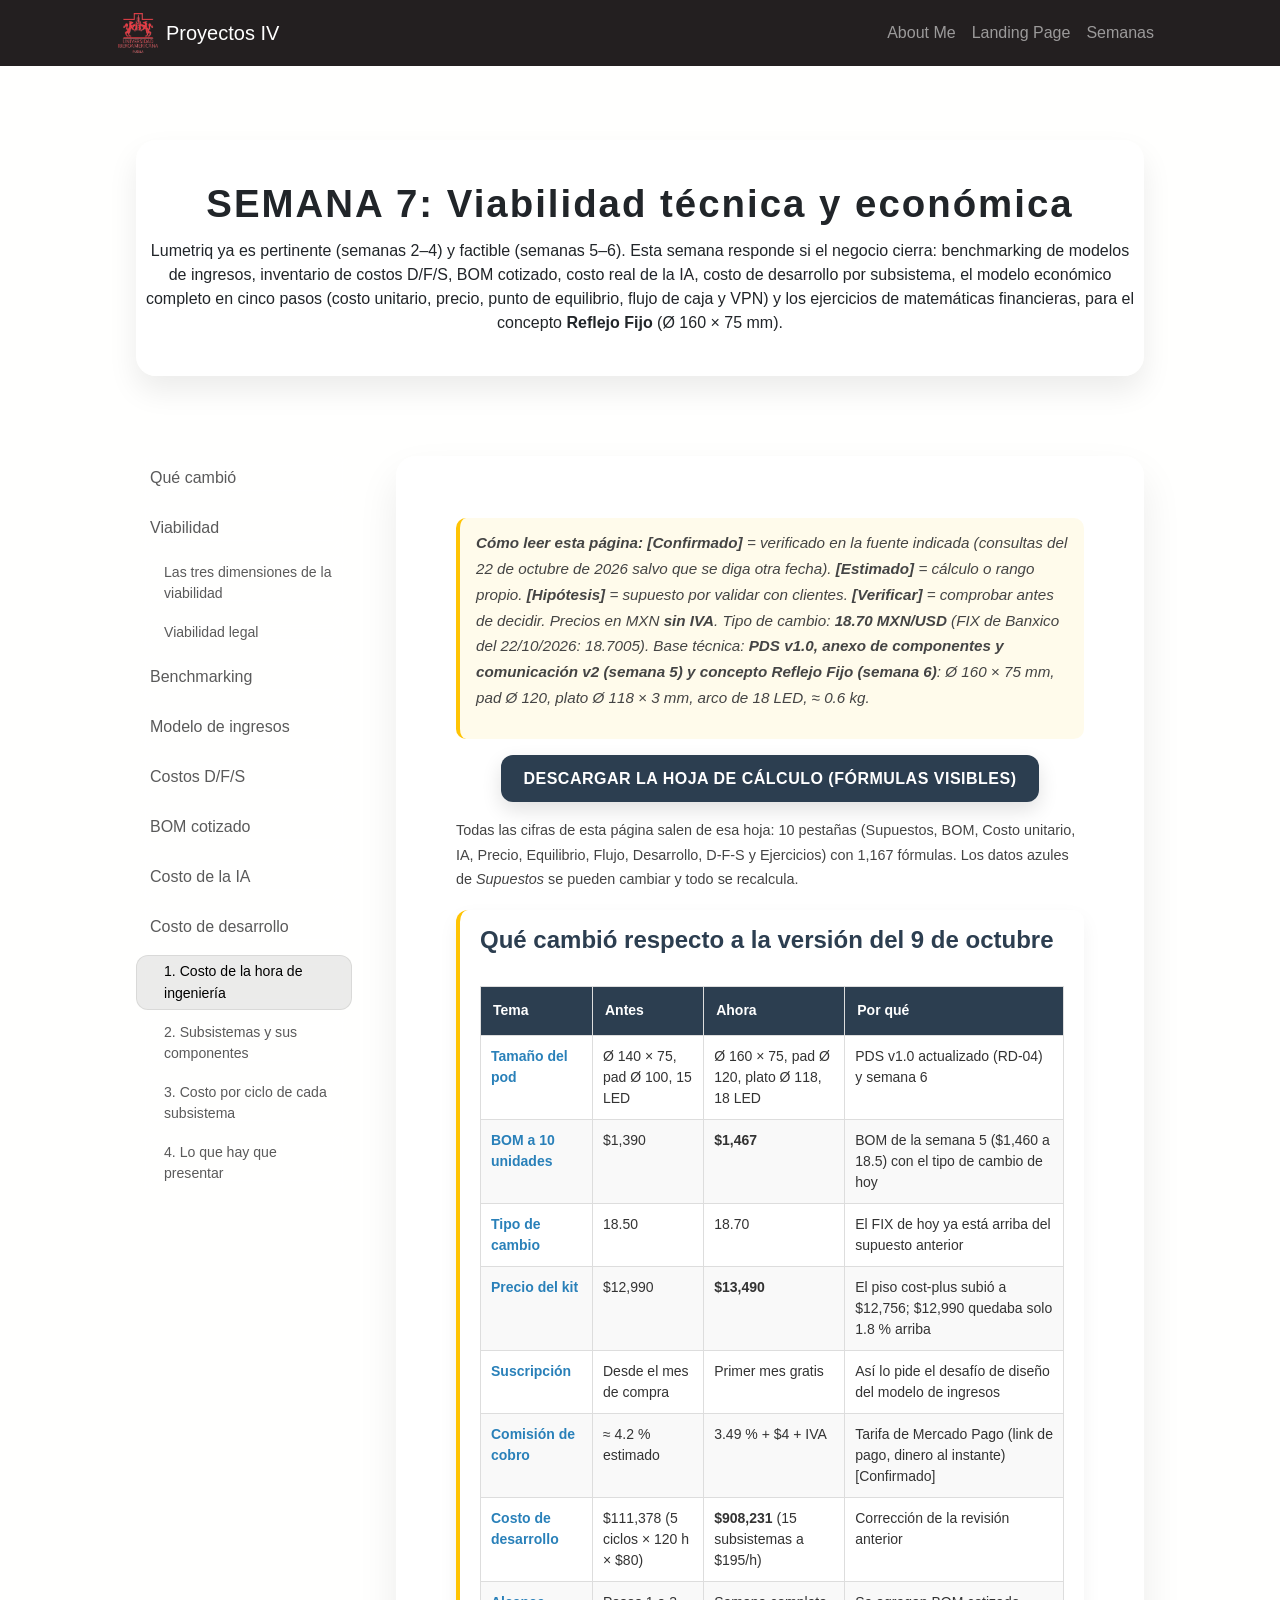
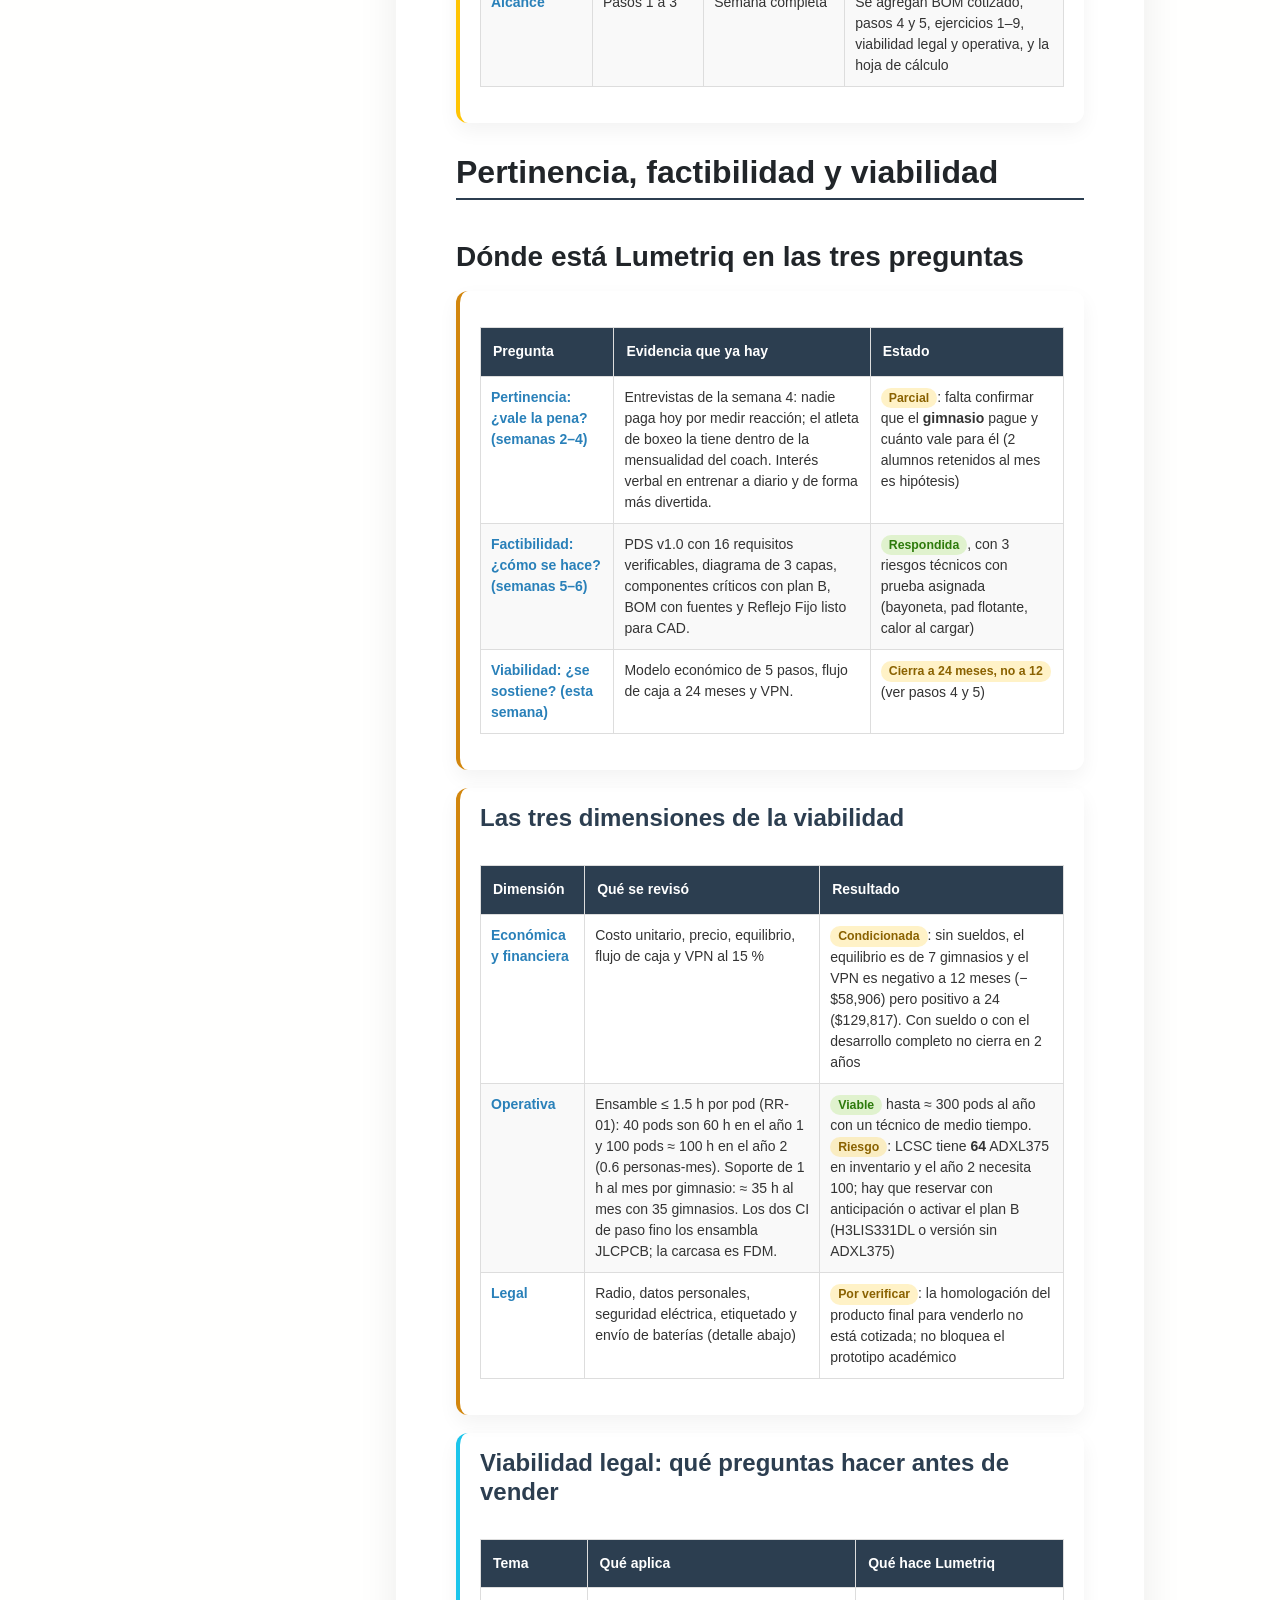
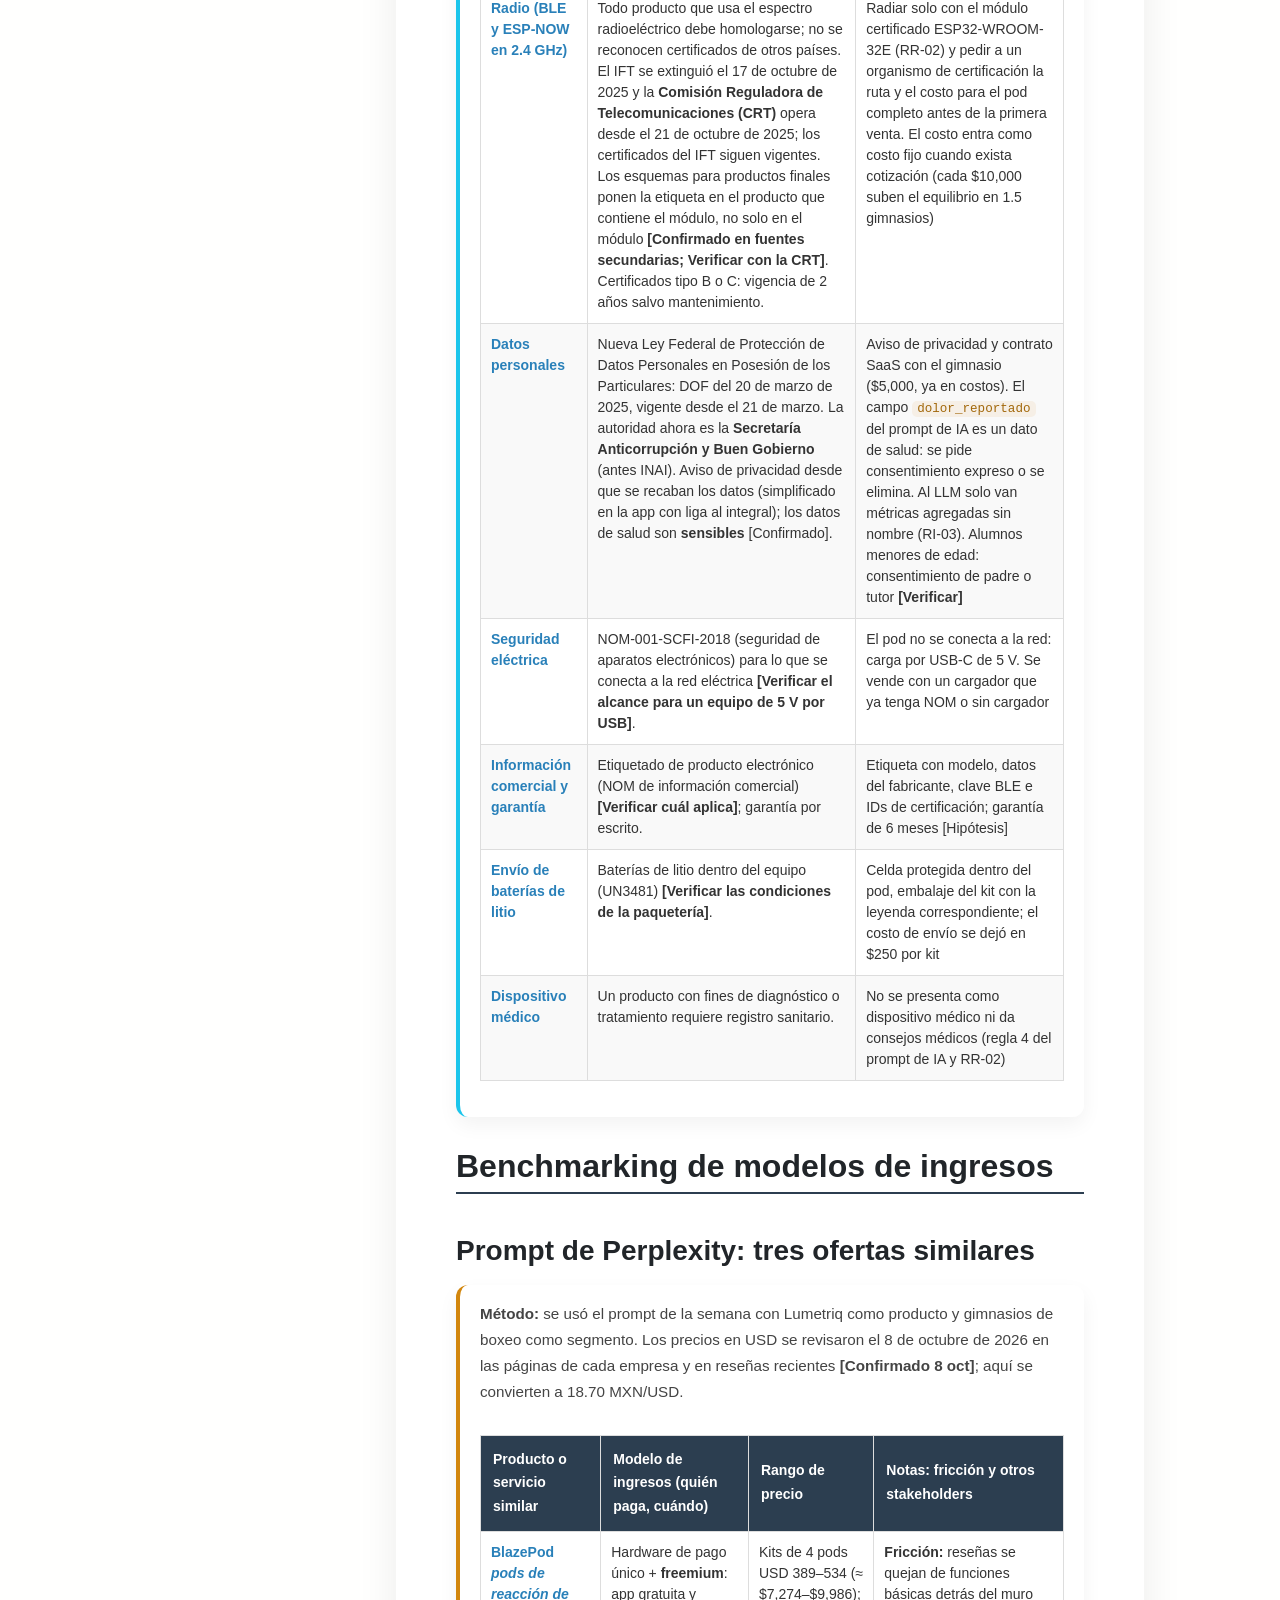
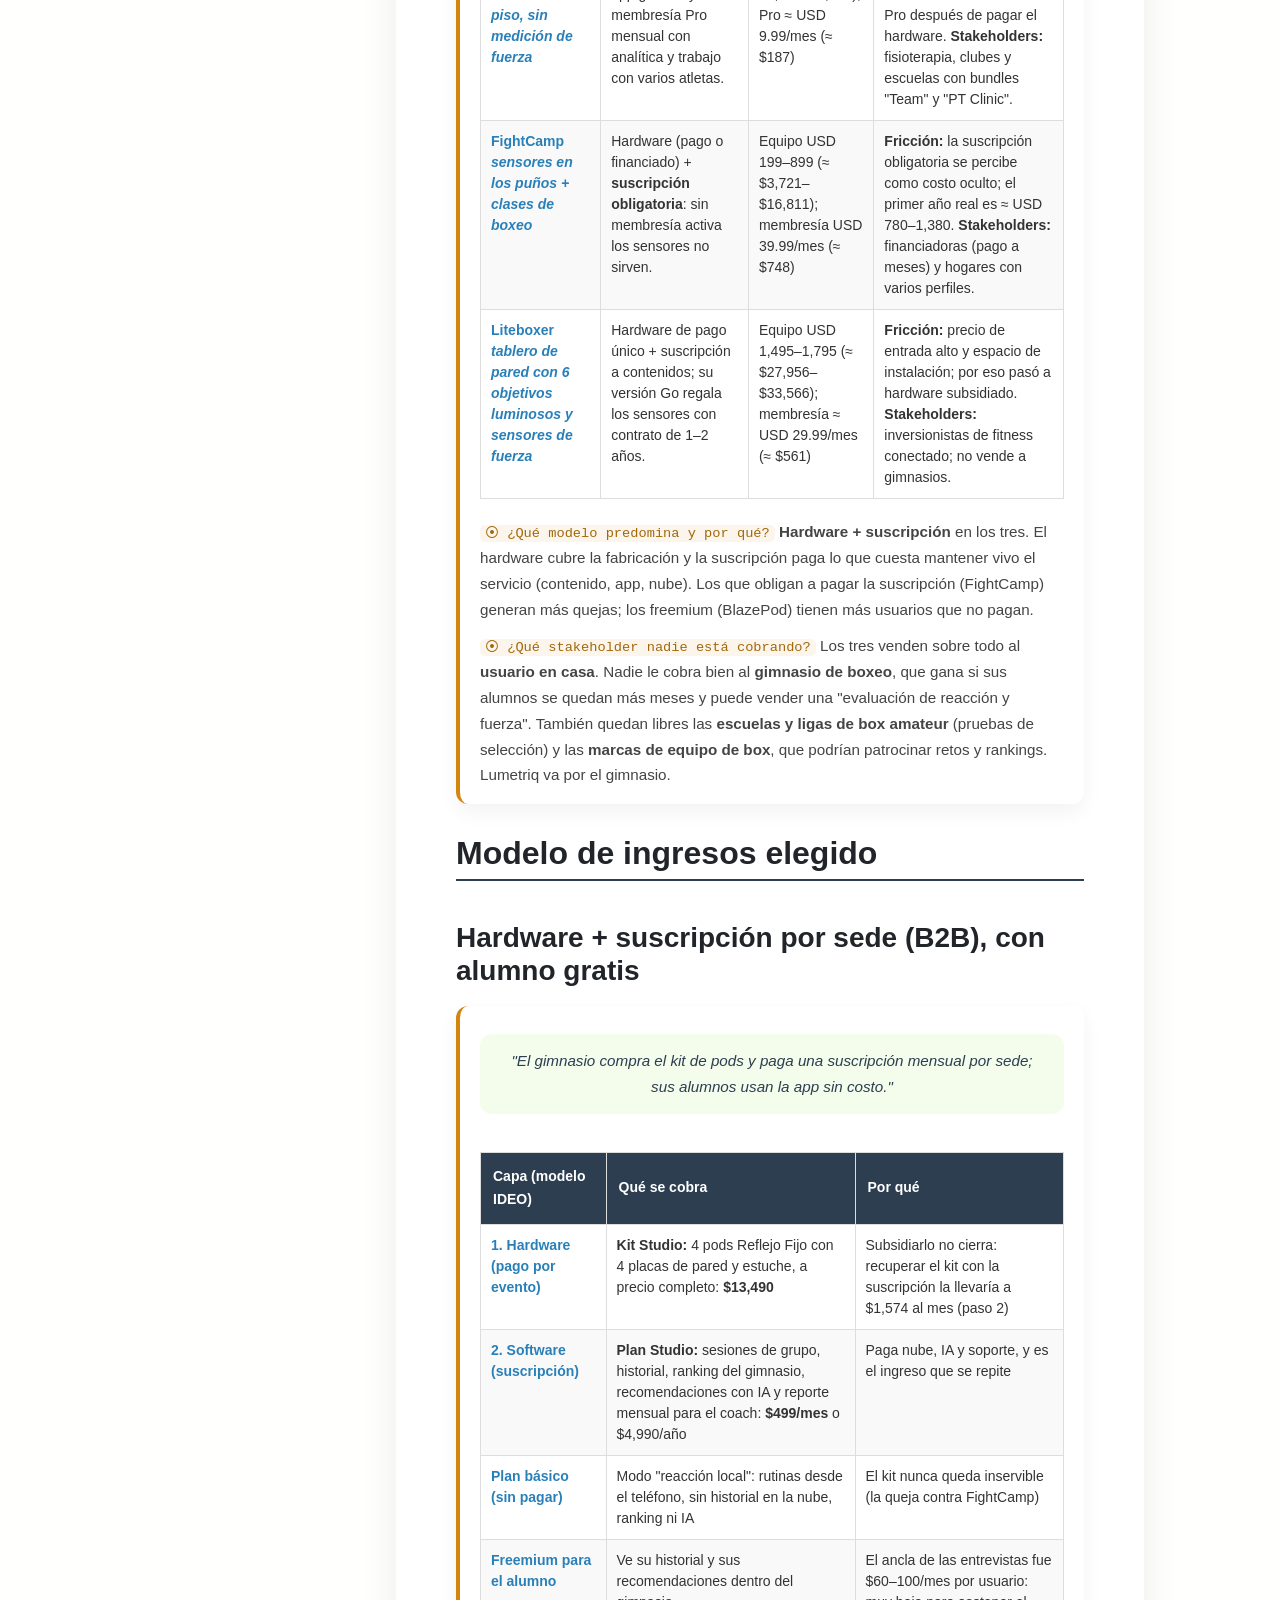
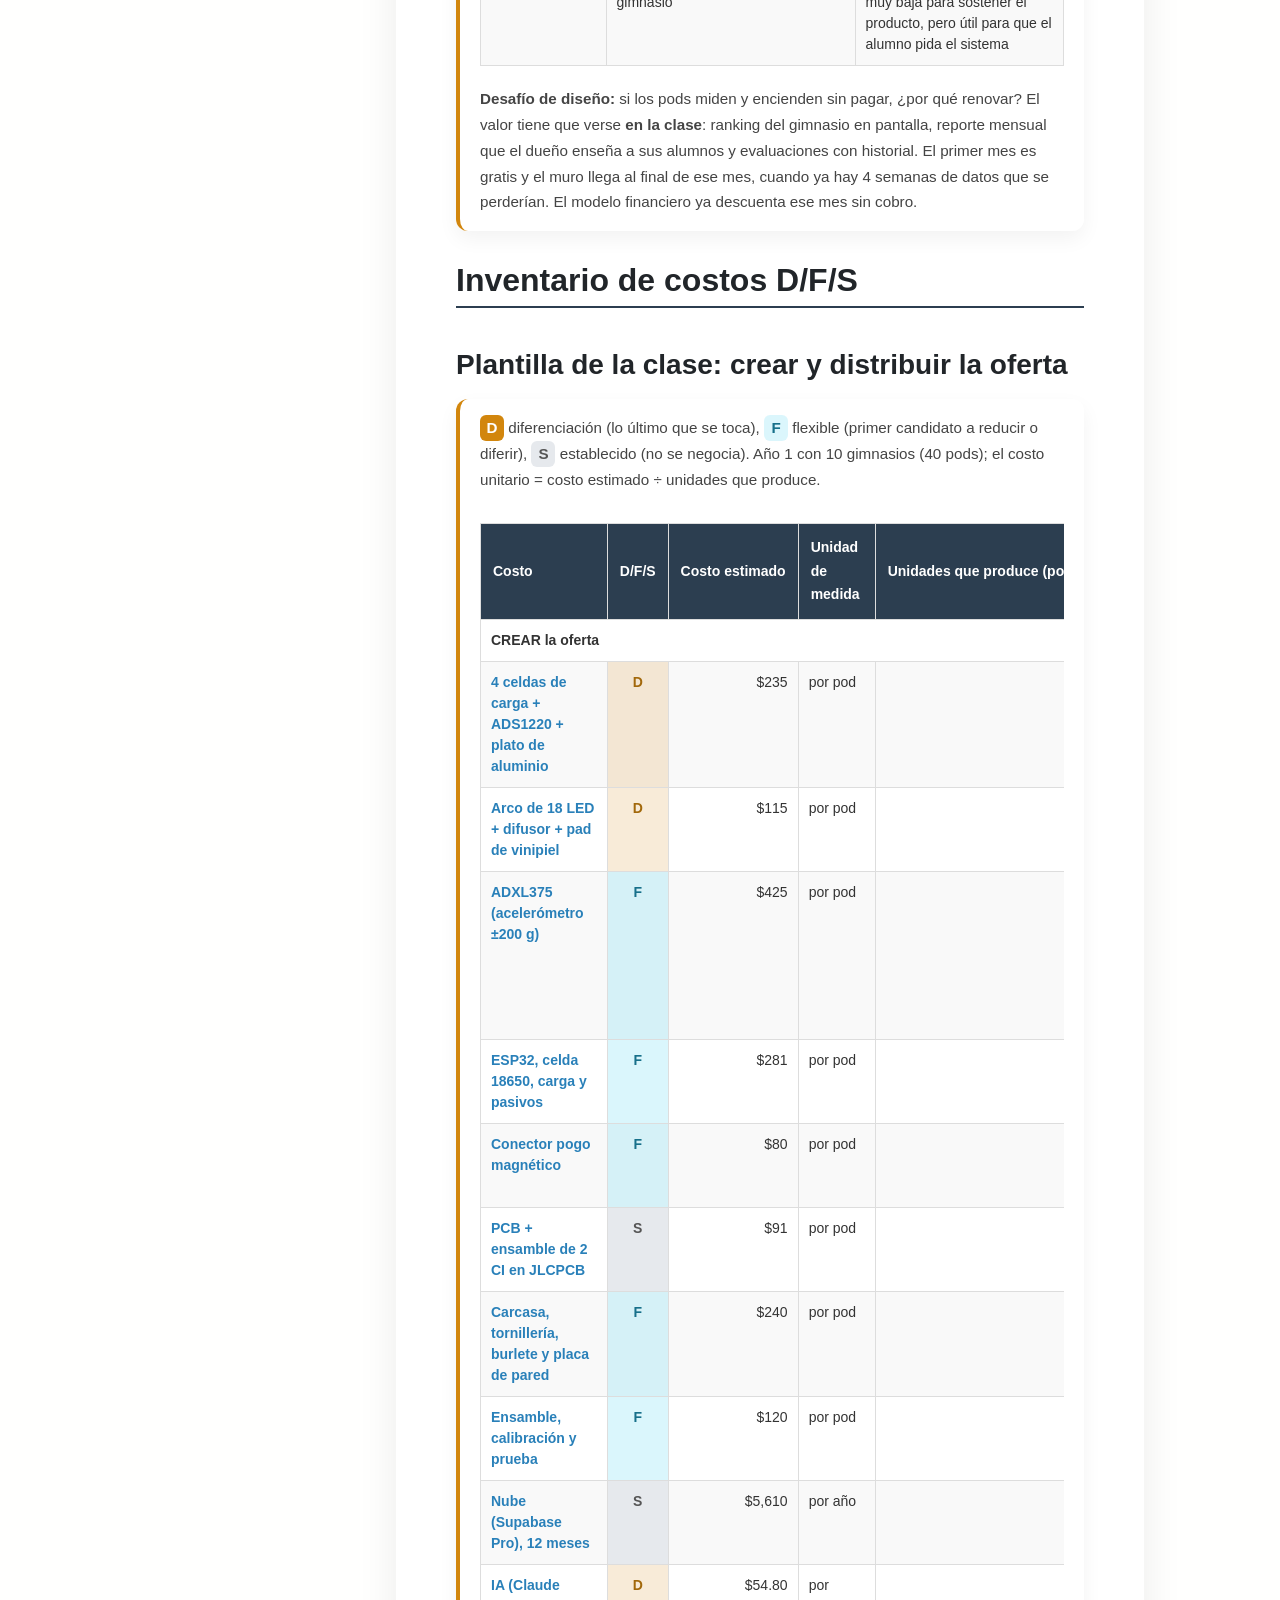
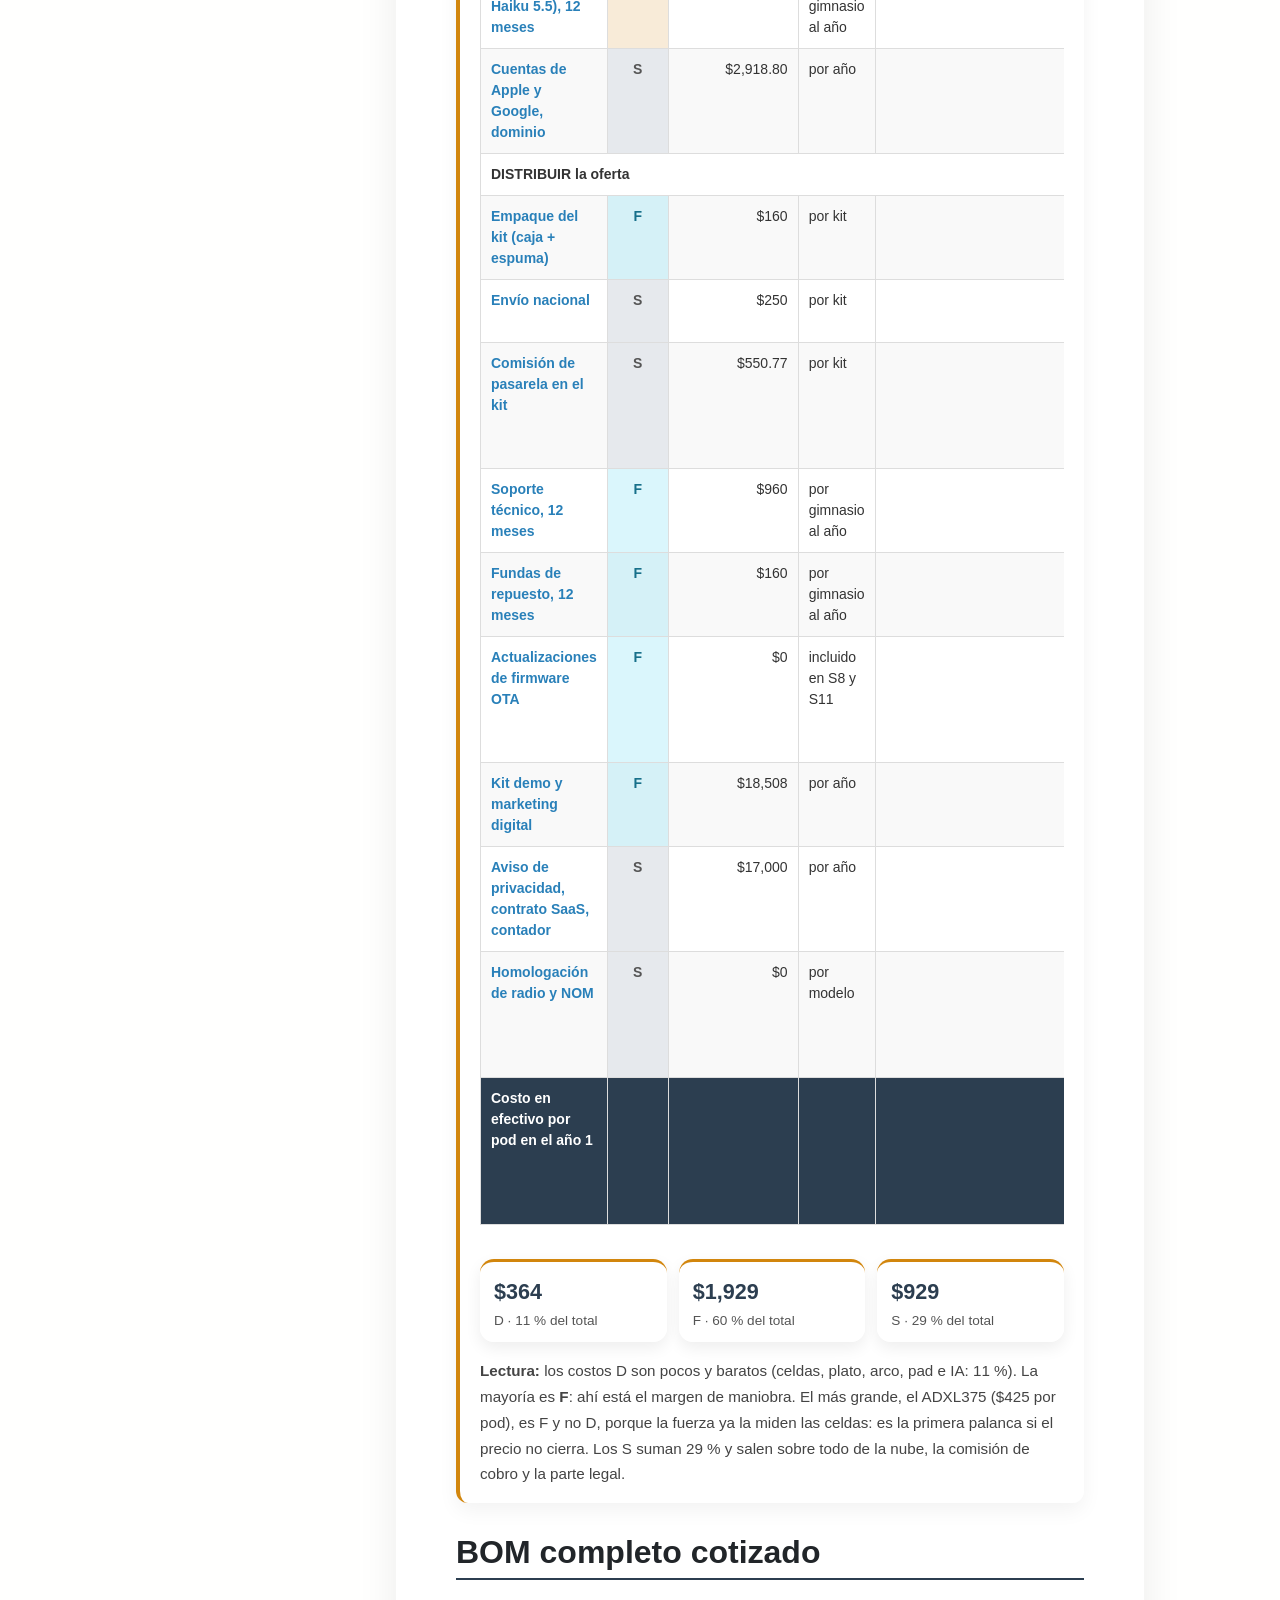
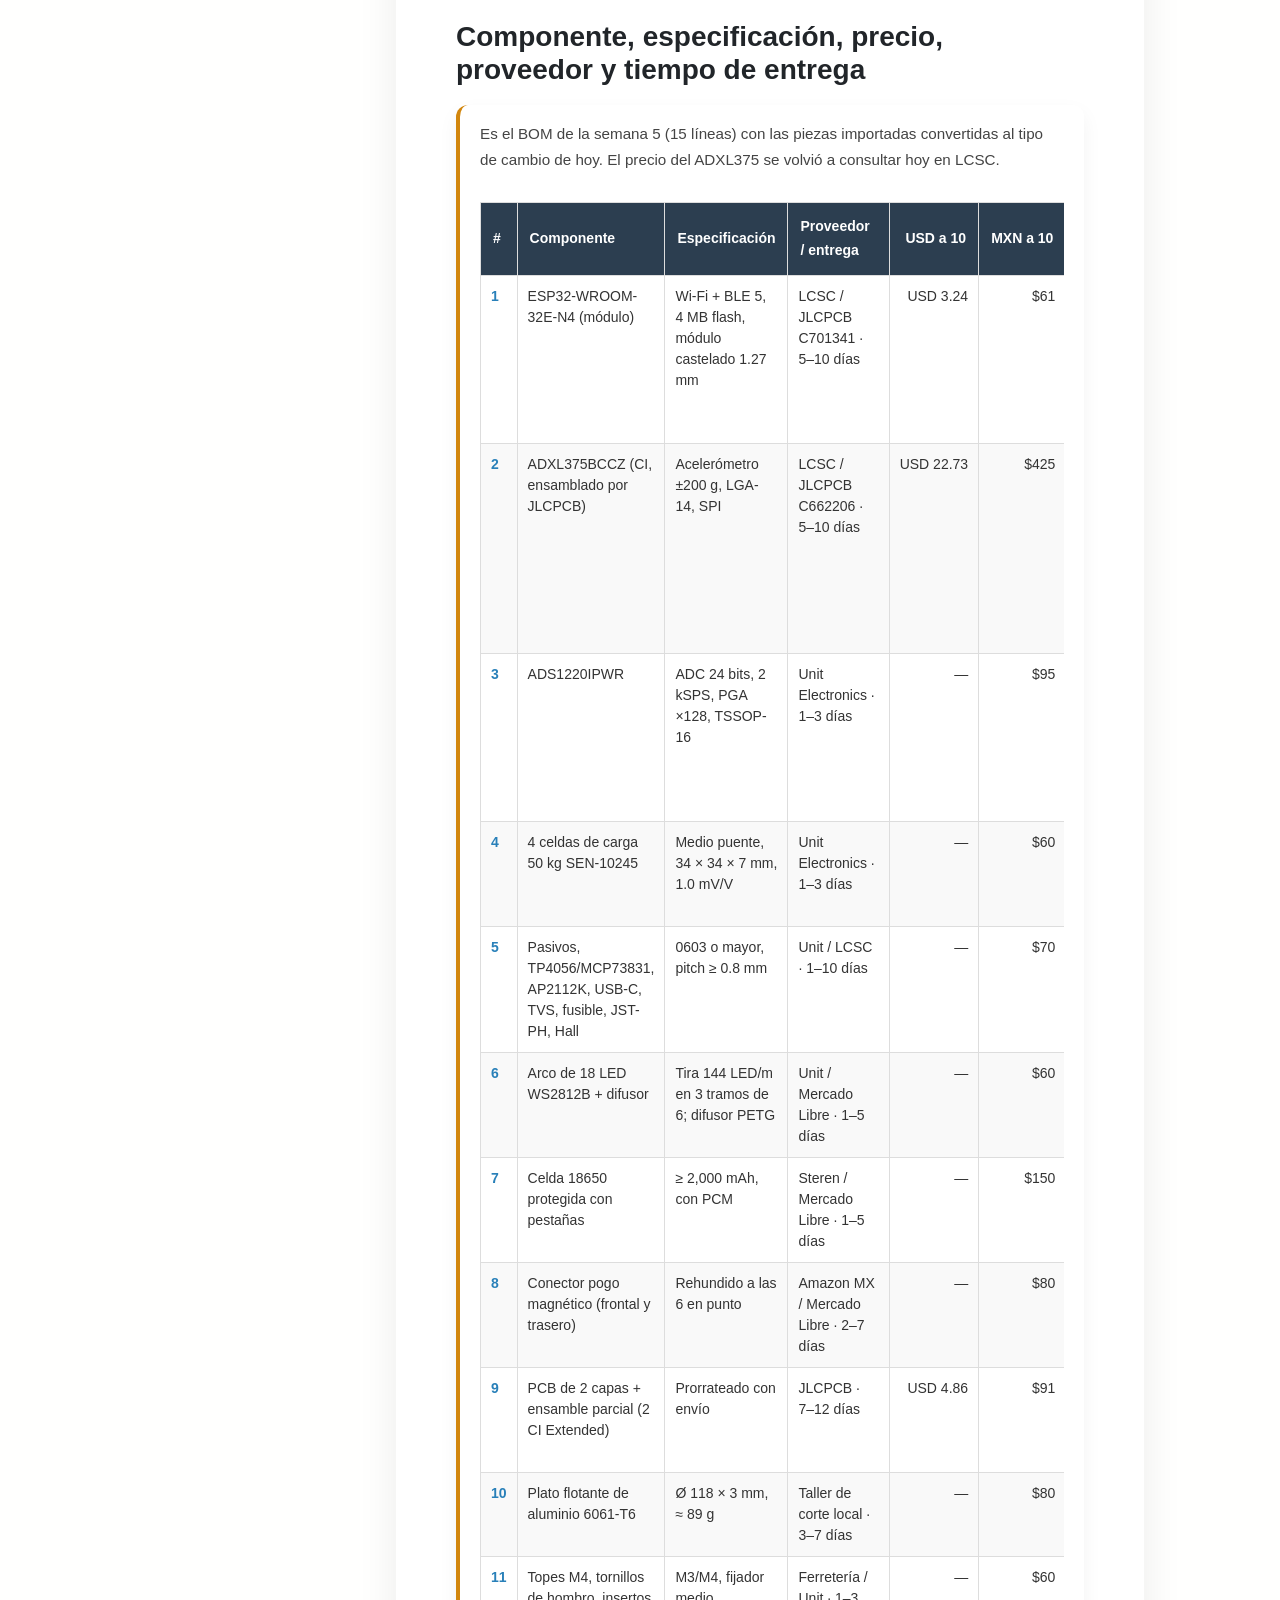
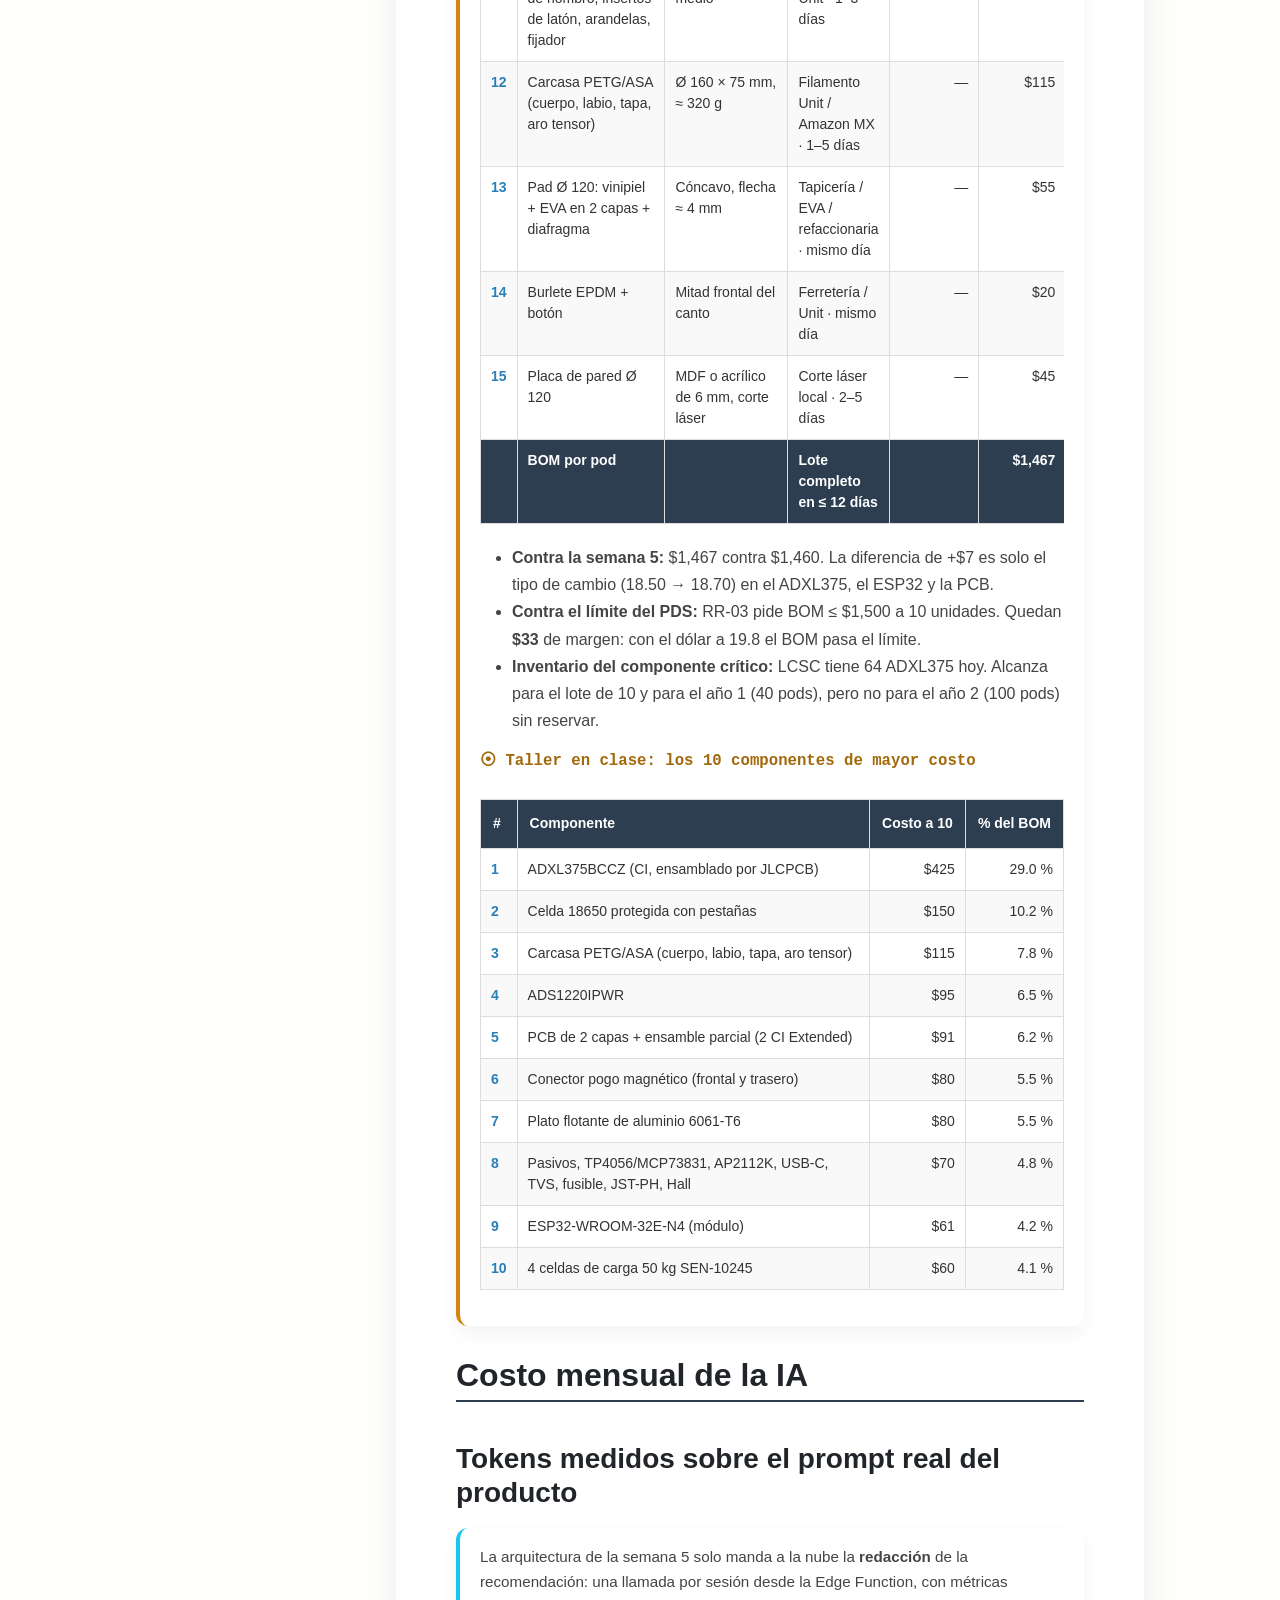
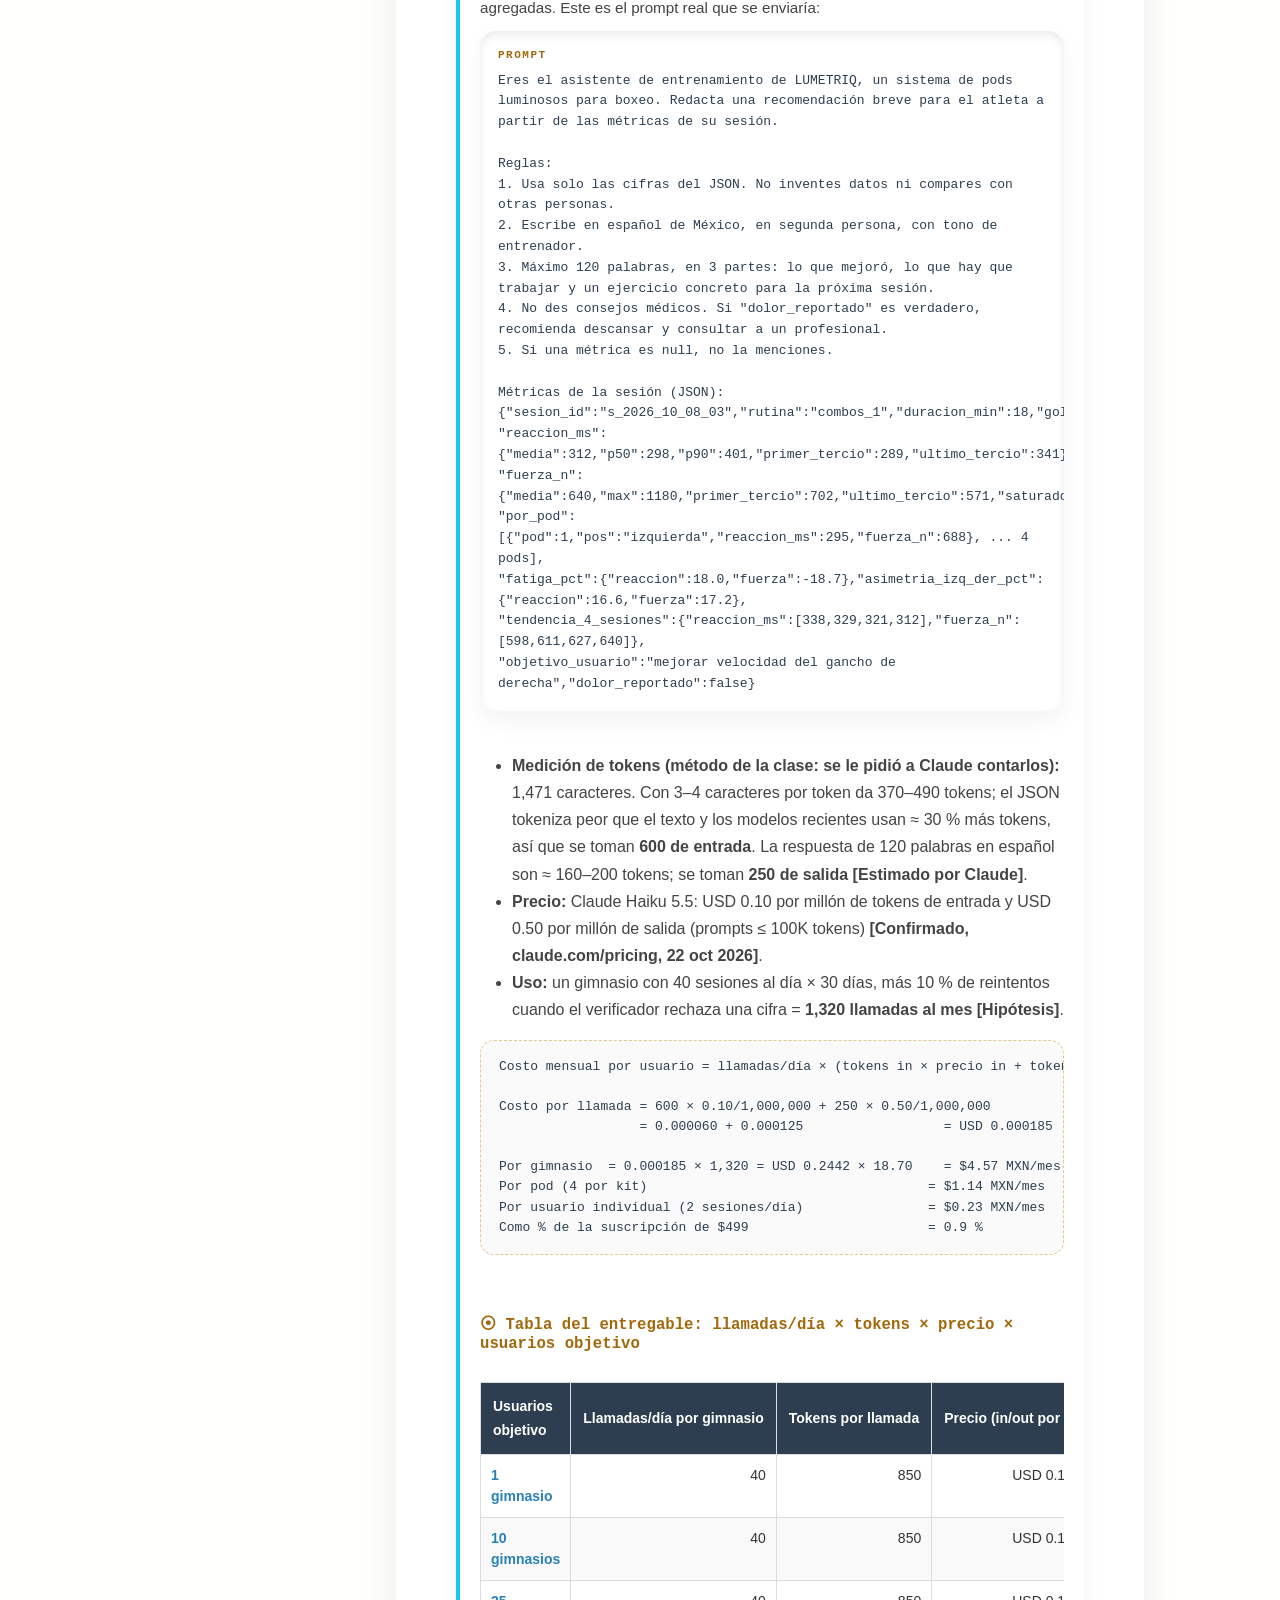
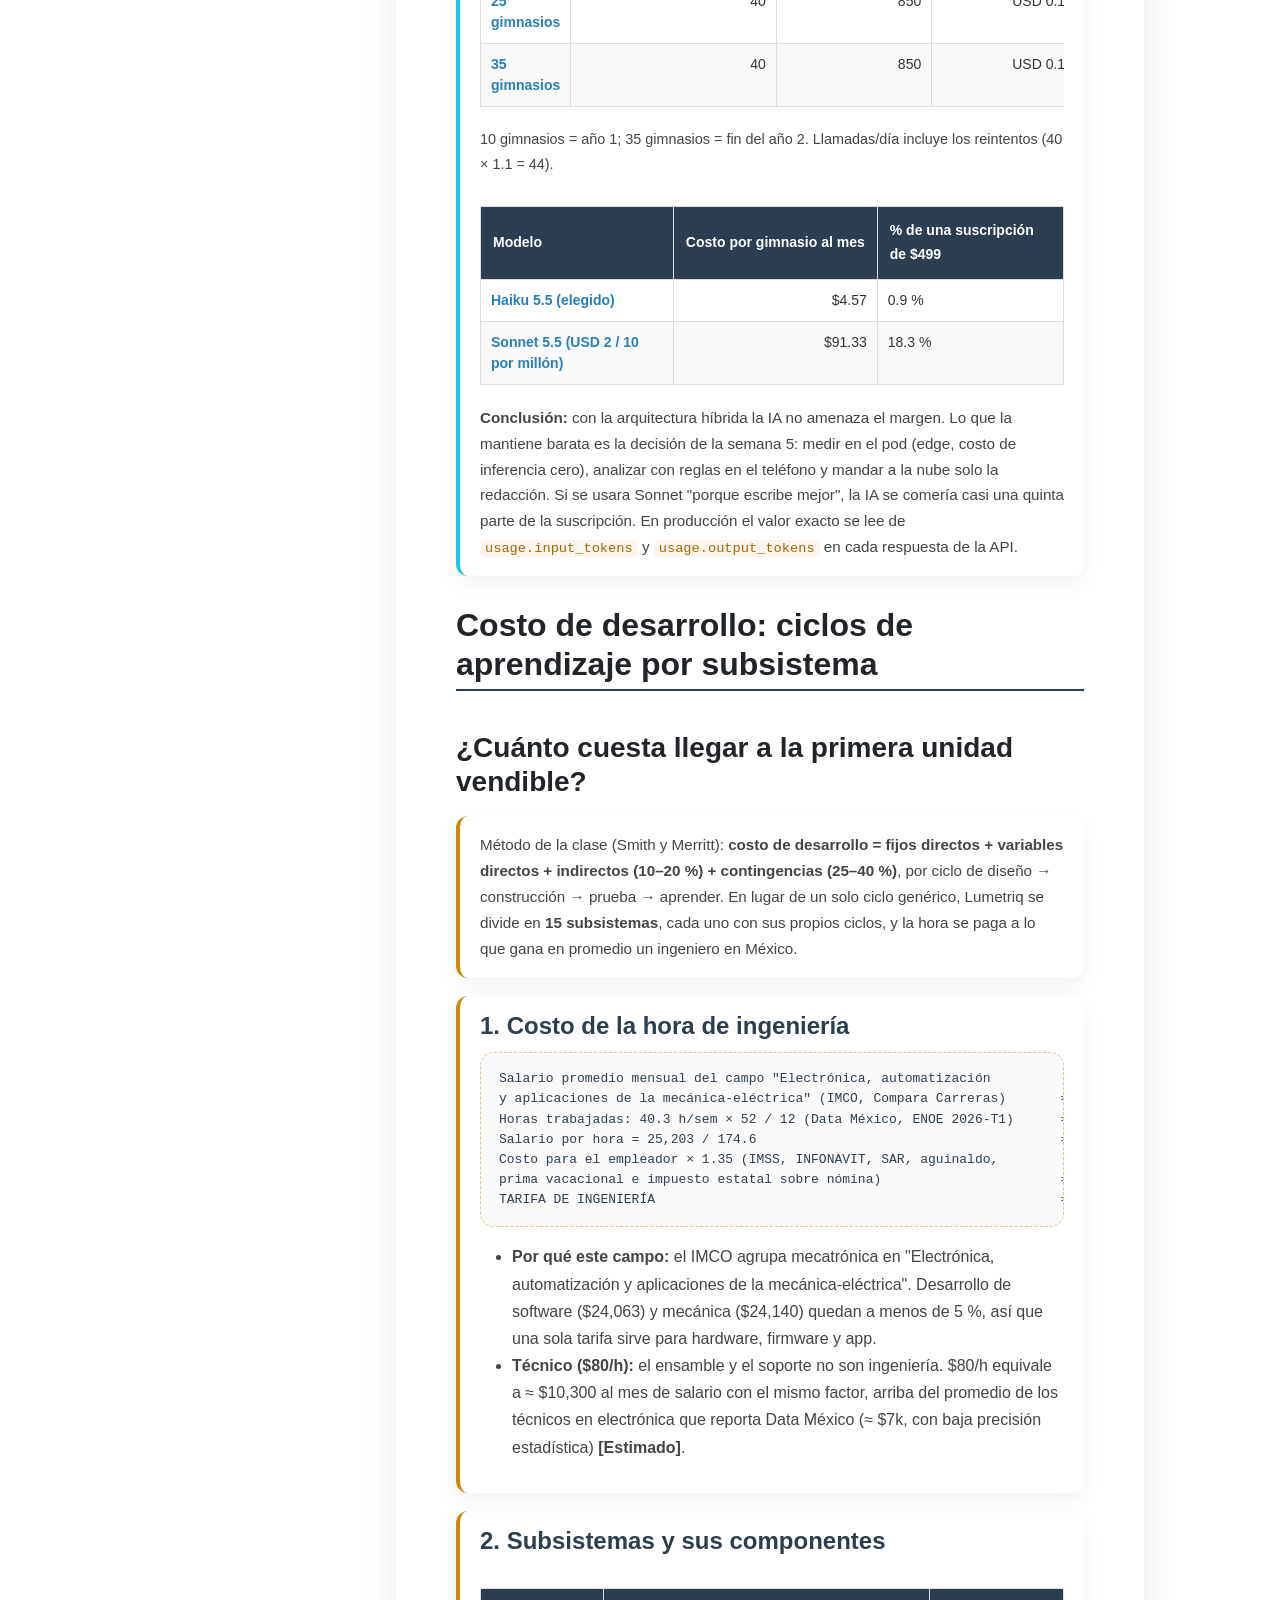
<file: weeks/week7/index.html>
<!DOCTYPE html>
<html lang="en">

<head>
    <meta charset="utf-8" />
    <meta name="viewport" content="width=device-width, initial-scale=1, shrink-to-fit=no" />
    <meta name="contact" content="201265@iberopuebla.mx" />
    <meta name="author" content="Derek Rodríguez Cancino" />
    <title>Semana 7 | Proyectos IV</title>
    <!-- Favicon-->
    <link rel="icon" type="image/x-icon" href="../../assets/fablab.png" />
    <!-- Core theme CSS (includes Bootstrap)-->
    <link href="../../css/styles.css" rel="stylesheet">
    <link href="../../css/faces.css" rel="stylesheet">
    <!-- Estilos propios de la semana 7 (v2)-->
    <style>
        /* Menú lateral: cabe en pantalla y marca las subsecciones */
        .week-menu { flex-shrink: 0; max-height: calc(100vh - 160px); overflow-y: auto; gap: 6px; padding-right: 4px; }
        .menu-link { padding: 10px 14px; }
        .week-paper { flex: 1; min-width: 0; }
        .menu-link.menu-sub { padding: 6px 14px 6px 28px; font-size: 0.88rem; font-weight: 400; }
        .week-paper h2 { margin-top: 30px; padding-bottom: 6px; border-bottom: 2px solid #2c3e50; }
        .week-paper h4 { scroll-margin-top: 120px; font-weight: 700; color: #2c3e50; margin-bottom: 12px; }
        .week-paper h5.subtitulo { font-family: 'JetBrains Mono', Consolas, monospace; font-size: 0.98rem; font-weight: 600; color: #a2680b; margin: 18px 0 8px; }
        .week-paper h5.subtitulo::before { content: "⦿ "; }

        /* Bloques: separación entre párrafos (faces.css los deja en 0) */
        .command-block p, .yellowcommand-block p, .purpcommand-block p,
        .greencommand-block p, .redcommand-block p { margin-bottom: 10px; }
        .command-block p:last-child, .yellowcommand-block p:last-child, .purpcommand-block p:last-child,
        .greencommand-block p:last-child, .redcommand-block p:last-child { margin-bottom: 0; }

        /* Código en línea (faces.css lo pone en bloque) */
        .week-paper p code, .week-paper li code, .week-paper td code {
            display: inline; font-family: 'JetBrains Mono', Consolas, monospace; font-size: 0.9em;
            color: #a2680b; background: rgba(210, 134, 13, 0.08); padding: 1px 5px; border-radius: 5px; margin: 0;
        }

        /* Diagramas de texto */
        .code-area { margin: 12px 0 16px; overflow-x: auto; }
        .code-area pre { font-size: 13px; line-height: 1.45; color: #2c3e50; white-space: pre; }

        .nota p { font-size: 0.95rem; }
        .tabla-scroll { width: 100%; overflow-x: auto; }

        @media (max-width: 900px) {
            .week-layout { flex-direction: column; }
            .week-menu { position: static; width: 100%; max-height: none; flex-direction: row; flex-wrap: wrap; }
            .menu-link.menu-sub { display: none; }
            .week-paper { padding: 30px 20px; }
        }

        /* Notas, figuras y frases */
        .nota { background: rgba(255, 196, 4, 0.08); padding: 12px 16px; border-left: 4px solid #ffc404; border-radius: 10px; margin: 12px 0 16px; }
        .figura { margin: 18px 0; text-align: center; }
        .figura svg { width: 100%; height: auto; background: #ffffff; border-radius: 12px; box-shadow: 0 8px 20px rgba(0,0,0,0.08); }
        .figura figcaption { font-size: 0.9rem; font-style: italic; color: #555; margin-top: 10px; }
        .frase { font-style: italic; font-size: 1.1rem; text-align: center; color: #2c3e50 !important; padding: 14px 18px; margin: 12px 0 18px !important; border-radius: 12px; background: rgba(112, 210, 13, 0.08); }

        /* Prompts para generar imágenes */
        .prompt-box {
            font-family: 'JetBrains Mono', Consolas, monospace; font-size: 13px; line-height: 1.6; color: #2c3e50;
            padding: 16px 18px; margin: 10px 0 14px; border-radius: 16px; background: rgba(255,255,255,0.55);
            box-shadow: inset 0 4px 10px rgba(0,0,0,0.08), inset 0 -4px 10px rgba(255,255,255,0.6), 0 10px 25px rgba(0,0,0,0.05);
        }
        .prompt-box::before { content: "PROMPT"; display: block; font-size: 11px; font-weight: 700; letter-spacing: 1.5px; color: #a2680b; margin-bottom: 6px; }


        .reflexion p { line-height: 1.8; }
        .prompt-box { white-space: pre-wrap; overflow-x: auto; }

        /* Etiquetas Cumple / Parcial / Falta */
        .ok, .no, .mid { display: inline-block; padding: 1px 8px; border-radius: 10px; font-weight: 700; font-size: 0.88em; }
        .ok  { background: rgba(112, 210, 13, 0.18); color: #2d7a0b; }
        .no  { background: rgba(210, 56, 13, 0.15); color: #ae2f0b; }
        .mid { background: rgba(255, 196, 4, 0.22); color: #8a6200; }

        /* Costos D/F/S */
        .tag-d, .tag-f, .tag-s { font-weight: 700; text-align: center; }
        span.tag-d, span.tag-f, span.tag-s { display: inline-block; min-width: 24px; padding: 0 6px; border-radius: 6px; }
        .tag-d { color: #ffffff !important; background: #d2860d; }
        .tag-f { color: #17708a !important; background: rgba(28, 197, 235, 0.16); }
        .tag-s { color: #555 !important; background: #e6e9ed; }

        /* Números y totales */
        .material-table .num { text-align: right; font-variant-numeric: tabular-nums; white-space: nowrap; }
        .material-table tr.tot td { background: #2c3e50; color: #ffffff; font-weight: 700; }
        .material-table tr.tot td b { color: #ffffff; }

        /* Cálculos paso a paso */
        .calc {
            font-family: 'JetBrains Mono', Consolas, monospace; font-size: 13px; line-height: 1.55; color: #2c3e50;
            white-space: pre; overflow-x: auto; padding: 16px 18px; margin: 12px 0 16px; border-radius: 14px;
            background: #fafafa; border: 1px dashed rgba(210, 134, 13, 0.45);
        }
        .prompt-box.resultado { border: 1px solid rgba(112, 210, 13, 0.45); }
        .prompt-box.resultado::before { content: "RESULTADO DEL PROMPT"; color: #3d7a0b; }
        span.tag-d { color: #ffffff !important; background: #d2860d; }
        td.tag-d { color: #a2680b !important; background: rgba(210, 134, 13, 0.16); }

        /* Negativos, tarjetas de cifras, flujo y descarga */
        .material-table td.num.neg { color: #ae2f0b; }
        .material-table tr.tot td.num.neg { color: #ffb3a0; }
        .chips { display: flex; flex-wrap: wrap; gap: 12px; margin: 14px 0 16px; }
        .chip { flex: 1 1 160px; padding: 12px 14px; border-radius: 14px; background: rgba(255,255,255,0.85); box-shadow: 0 6px 16px rgba(0,0,0,0.07); border-top: 3px solid #d2860d; }
        .chip b { display: block; font-size: 1.35rem; color: #2c3e50; }
        .chip span { display: block; font-size: 0.85rem; color: #555; line-height: 1.4; }
        .material-table.flujo { font-size: 12px; }
        .material-table.flujo td, .material-table.flujo th { padding: 6px 7px; }
        .material-table.flujo td.material-tag { white-space: nowrap; position: sticky; left: 0; background: #ffffff; }
        .material-table.flujo tr.tot td.material-tag { background: #2c3e50; color: #ffffff; }
        .descarga { display: inline-block; padding: 10px 22px; border-radius: 12px; background: #2c3e50; color: #ffffff !important; font-weight: 700; letter-spacing: 0.5px; text-decoration: none; box-shadow: 0 8px 20px rgba(0,0,0,0.12); }
        .descarga:hover { background: #d2860d; }
    </style>
</head>

<body class="d-flex flex-column h-100" style="background-color:#fffffe">
    <main class="flex-shrink-0">
        <!-- Navigation-->

        <nav class="navbar navbar-expand-lg navbar-dark bg-dark fixed-top">
                <div class="container px-5">
                    <!--<a class="navbar-brand">Fab Academy</a>-->
                    <a class="navbar-brand d-flex align-items-center" href="../../">
                        <img src="../../assets/fablab.png" alt="FabLab Logo" width="40"height="40" class="me-2"> Proyectos IV </a>
                    <button class="navbar-toggler" type="button" data-bs-toggle="collapse" data-bs-target="#navbarSupportedContent" aria-controls="navbarSupportedContent" aria-expanded="false" aria-label="Toggle navigation"><span class="navbar-toggler-icon"></span></button>
                    <div class="collapse navbar-collapse" id="navbarSupportedContent">
                        <ul class="navbar-nav ms-auto mb-2 mb-lg-0">                   
                            <li class="nav-item"><a class="nav-link" href="../../index.html#yo">About Me</a></li>
                            <li class="nav-item"><a class="nav-link" href="https://kamilgallardo.github.io/PROYECTOS_IV/final-project.html">Landing Page</a></li>
                            <li class="nav-item"><a class="nav-link" href="../../index.html#practicas">Semanas</a></li>
                        </ul>
                    </div>
                </div>
            </nav>

        <section class="week-header">
            <div class="week-glass">
                <h1>SEMANA 7: Viabilidad técnica y económica</h1>
                <div>Lumetriq ya es pertinente (semanas 2–4) y factible (semanas 5–6). Esta semana responde si el negocio cierra: benchmarking de modelos de ingresos, inventario de costos D/F/S, BOM cotizado, costo real de la IA, costo de desarrollo por subsistema, el modelo económico completo en cinco pasos (costo unitario, precio, punto de equilibrio, flujo de caja y VPN) y los ejercicios de matemáticas financieras, para el concepto <b>Reflejo Fijo</b> (Ø 160 × 75 mm).</div>
            </div>
        </section>

    <!-- Seccion de CONTENIDO-->
        <section class="week-content">
            <div class="week-layout">
                <aside class="week-menu">
                    <a href="#CAMBIOS" class="menu-link">Qué cambió</a>
                    <a href="#UNO" class="menu-link">Viabilidad</a>
                    <a href="#UNO-1" class="menu-link menu-sub">Las tres dimensiones de la viabilidad</a>
                    <a href="#UNO-2" class="menu-link menu-sub">Viabilidad legal</a>
                    <a href="#DOS" class="menu-link">Benchmarking</a>
                    <a href="#TRES" class="menu-link">Modelo de ingresos</a>
                    <a href="#CUATRO" class="menu-link">Costos D/F/S</a>
                    <a href="#BOM" class="menu-link">BOM cotizado</a>
                    <a href="#CINCO" class="menu-link">Costo de la IA</a>
                    <a href="#CICLOS" class="menu-link">Costo de desarrollo</a>
                    <a href="#CICLOS-1" class="menu-link menu-sub">1. Costo de la hora de ingeniería</a>
                    <a href="#CICLOS-2" class="menu-link menu-sub">2. Subsistemas y sus componentes</a>
                    <a href="#CICLOS-3" class="menu-link menu-sub">3. Costo por ciclo de cada subsistema</a>
                    <a href="#CICLOS-4" class="menu-link menu-sub">4. Lo que hay que presentar</a>
                    <a href="#SEIS" class="menu-link">Paso 1: costo unitario</a>
                    <a href="#SIETE" class="menu-link">Paso 2: precio</a>
                    <a href="#SIETE-1" class="menu-link menu-sub">Método 1</a>
                    <a href="#SIETE-2" class="menu-link menu-sub">Método 2</a>
                    <a href="#SIETE-3" class="menu-link menu-sub">Precio recomendado</a>
                    <a href="#OCHO" class="menu-link">Paso 3: equilibrio</a>
                    <a href="#P4" class="menu-link">Paso 4: flujo de caja</a>
                    <a href="#P5" class="menu-link">Paso 5: VPN</a>
                    <a href="#P5-1" class="menu-link menu-sub">Sensibilidad</a>
                    <a href="#EJ" class="menu-link">Ejercicios 1–9</a>
                    <a href="#EJ-1" class="menu-link menu-sub">Ejercicio 1 · Valor futuro con capitalización trimestral</a>
                    <a href="#EJ-2" class="menu-link menu-sub">Ejercicio 2 · Valor presente de una obligación</a>
                    <a href="#EJ-3" class="menu-link menu-sub">Ejercicio 3 · Flujos irregulares al 9 %</a>
                    <a href="#EJ-4" class="menu-link menu-sub">Ejercicio 4 · Anualidad</a>
                    <a href="#EJ-5" class="menu-link menu-sub">Ejercicio 5 · VPN con flujos variables</a>
                    <a href="#EJ-6" class="menu-link menu-sub">Ejercicio 6 · Con valor residual</a>
                    <a href="#EJ-7" class="menu-link menu-sub">Ejercicio 7 · Comparación de proyectos</a>
                    <a href="#EJ-8" class="menu-link menu-sub">Ejercicio 8 · Sensibilidad a la tasa</a>
                    <a href="#EJ-9" class="menu-link menu-sub">Ejercicio 9 · TIR por interpolación lineal</a>
                    <a href="#NUEVE" class="menu-link">Resumen</a>
                    <a href="#SALIDA" class="menu-link">Preguntas de salida</a>
                    <a href="#SALIDA-1" class="menu-link menu-sub">Fuentes consultadas</a>
                    <a href="#Learning" class="menu-link">Reflexión</a>
                </aside>

                <div class="week-paper">


    <div class="nota">
        <p><i><b>Cómo leer esta página:</b> <b>[Confirmado]</b> = verificado en la fuente indicada (consultas del 22 de octubre de 2026 salvo que se diga otra fecha). <b>[Estimado]</b> = cálculo o rango propio. <b>[Hipótesis]</b> = supuesto por validar con clientes. <b>[Verificar]</b> = comprobar antes de decidir. Precios en MXN <b>sin IVA</b>. Tipo de cambio: <b>18.70 MXN/USD</b> (FIX de Banxico del 22/10/2026: 18.7005). Base técnica: <b>PDS v1.0, anexo de componentes y comunicación v2 (semana 5) y concepto Reflejo Fijo (semana 6)</b>: Ø 160 × 75 mm, pad Ø 120, plato Ø 118 × 3 mm, arco de 18 LED, ≈ 0.6 kg.</i></p>
    </div>
    <p style="text-align:center;"><a href="files/lumetriq-modelo-economico-semana7.xlsx" class="descarga">DESCARGAR LA HOJA DE CÁLCULO (FÓRMULAS VISIBLES)</a></p>
    <p style="font-size:0.9rem;">Todas las cifras de esta página salen de esa hoja: 10 pestañas (Supuestos, BOM, Costo unitario, IA, Precio, Equilibrio, Flujo, Desarrollo, D-F-S y Ejercicios) con 1,167 fórmulas. Los datos azules de <i>Supuestos</i> se pueden cambiar y todo se recalcula.</p>

    <div class="yellowcommand-block">
    <h4 id="CAMBIOS">Qué cambió respecto a la versión del 9 de octubre</h4>
    <div class="tabla-scroll">
    <table class="material-table">
        <thead><tr><th>Tema</th><th>Antes</th><th>Ahora</th><th>Por qué</th></tr></thead>
        <tbody>
            <tr><td class="material-tag">Tamaño del pod</td><td>Ø 140 × 75, pad Ø 100, 15 LED</td><td>Ø 160 × 75, pad Ø 120, plato Ø 118, 18 LED</td><td>PDS v1.0 actualizado (RD-04) y semana 6</td></tr>
            <tr><td class="material-tag">BOM a 10 unidades</td><td>$1,390</td><td><b>$1,467</b></td><td>BOM de la semana 5 ($1,460 a 18.5) con el tipo de cambio de hoy</td></tr>
            <tr><td class="material-tag">Tipo de cambio</td><td>18.50</td><td>18.70</td><td>El FIX de hoy ya está arriba del supuesto anterior</td></tr>
            <tr><td class="material-tag">Precio del kit</td><td>$12,990</td><td><b>$13,490</b></td><td>El piso cost-plus subió a $12,756; $12,990 quedaba solo 1.8 % arriba</td></tr>
            <tr><td class="material-tag">Suscripción</td><td>Desde el mes de compra</td><td>Primer mes gratis</td><td>Así lo pide el desafío de diseño del modelo de ingresos</td></tr>
            <tr><td class="material-tag">Comisión de cobro</td><td>≈ 4.2 % estimado</td><td>3.49 % + $4 + IVA</td><td>Tarifa de Mercado Pago (link de pago, dinero al instante) [Confirmado]</td></tr>
            <tr><td class="material-tag">Costo de desarrollo</td><td>$111,378 (5 ciclos × 120 h × $80)</td><td><b>$908,231</b> (15 subsistemas a $195/h)</td><td>Corrección de la revisión anterior</td></tr>
            <tr><td class="material-tag">Alcance</td><td>Pasos 1 a 3</td><td>Semana completa</td><td>Se agregan BOM cotizado, pasos 4 y 5, ejercicios 1–9, viabilidad legal y operativa, y la hoja de cálculo</td></tr>
        </tbody>
    </table>
    </div>
</div>
<!-- ===================== 1. VIABILIDAD ===================== -->
    <h2 id="UNO">Pertinencia, factibilidad y viabilidad</h2>
    <h3>Dónde está Lumetriq en las tres preguntas</h3>

   <div class="command-block">
    <div class="tabla-scroll">
    <table class="material-table">
        <thead><tr><th>Pregunta</th><th>Evidencia que ya hay</th><th>Estado</th></tr></thead>
        <tbody>
            <tr><td class="material-tag">Pertinencia: ¿vale la pena? (semanas 2–4)</td><td>Entrevistas de la semana 4: nadie paga hoy por medir reacción; el atleta de boxeo la tiene dentro de la mensualidad del coach. Interés verbal en entrenar a diario y de forma más divertida.</td><td><span class="mid">Parcial</span>: falta confirmar que el <b>gimnasio</b> pague y cuánto vale para él (2 alumnos retenidos al mes es hipótesis)</td></tr>
            <tr><td class="material-tag">Factibilidad: ¿cómo se hace? (semanas 5–6)</td><td>PDS v1.0 con 16 requisitos verificables, diagrama de 3 capas, componentes críticos con plan B, BOM con fuentes y Reflejo Fijo listo para CAD.</td><td><span class="ok">Respondida</span>, con 3 riesgos técnicos con prueba asignada (bayoneta, pad flotante, calor al cargar)</td></tr>
            <tr><td class="material-tag">Viabilidad: ¿se sostiene? (esta semana)</td><td>Modelo económico de 5 pasos, flujo de caja a 24 meses y VPN.</td><td><span class="mid">Cierra a 24 meses, no a 12</span> (ver pasos 4 y 5)</td></tr>
        </tbody>
    </table>
    </div>
</div>

   <div class="command-block">
    <h4 id="UNO-1">Las tres dimensiones de la viabilidad</h4>
    <div class="tabla-scroll">
    <table class="material-table">
        <thead><tr><th>Dimensión</th><th>Qué se revisó</th><th>Resultado</th></tr></thead>
        <tbody>
            <tr><td class="material-tag">Económica y financiera</td><td>Costo unitario, precio, equilibrio, flujo de caja y VPN al 15 %</td><td><span class="mid">Condicionada</span>: sin sueldos, el equilibrio es de 7 gimnasios y el VPN es negativo a 12 meses (−$58,906) pero positivo a 24 ($129,817). Con sueldo o con el desarrollo completo no cierra en 2 años</td></tr>
            <tr><td class="material-tag">Operativa</td><td>Ensamble ≤ 1.5 h por pod (RR-01): 40 pods son 60 h en el año 1 y 100 pods ≈ 100 h en el año 2 (0.6 personas-mes). Soporte de 1 h al mes por gimnasio: ≈ 35 h al mes con 35 gimnasios. Los dos CI de paso fino los ensambla JLCPCB; la carcasa es FDM.</td><td><span class="ok">Viable</span> hasta ≈ 300 pods al año con un técnico de medio tiempo. <span class="mid">Riesgo</span>: LCSC tiene <b>64</b> ADXL375 en inventario y el año 2 necesita 100; hay que reservar con anticipación o activar el plan B (H3LIS331DL o versión sin ADXL375)</td></tr>
            <tr><td class="material-tag">Legal</td><td>Radio, datos personales, seguridad eléctrica, etiquetado y envío de baterías (detalle abajo)</td><td><span class="mid">Por verificar</span>: la homologación del producto final para venderlo no está cotizada; no bloquea el prototipo académico</td></tr>
        </tbody>
    </table>
    </div>
</div>

   <div class="purpcommand-block">
    <h4 id="UNO-2">Viabilidad legal: qué preguntas hacer antes de vender</h4>
    <div class="tabla-scroll">
    <table class="material-table">
        <thead><tr><th>Tema</th><th>Qué aplica</th><th>Qué hace Lumetriq</th></tr></thead>
        <tbody>
            <tr><td class="material-tag">Radio (BLE y ESP-NOW en 2.4 GHz)</td><td>Todo producto que usa el espectro radioeléctrico debe homologarse; no se reconocen certificados de otros países. El IFT se extinguió el 17 de octubre de 2025 y la <b>Comisión Reguladora de Telecomunicaciones (CRT)</b> opera desde el 21 de octubre de 2025; los certificados del IFT siguen vigentes. Los esquemas para productos finales ponen la etiqueta en el producto que contiene el módulo, no solo en el módulo <b>[Confirmado en fuentes secundarias; Verificar con la CRT]</b>. Certificados tipo B o C: vigencia de 2 años salvo mantenimiento.</td><td>Radiar solo con el módulo certificado ESP32-WROOM-32E (RR-02) y pedir a un organismo de certificación la ruta y el costo para el pod completo antes de la primera venta. El costo entra como costo fijo cuando exista cotización (cada $10,000 suben el equilibrio en 1.5 gimnasios)</td></tr>
            <tr><td class="material-tag">Datos personales</td><td>Nueva Ley Federal de Protección de Datos Personales en Posesión de los Particulares: DOF del 20 de marzo de 2025, vigente desde el 21 de marzo. La autoridad ahora es la <b>Secretaría Anticorrupción y Buen Gobierno</b> (antes INAI). Aviso de privacidad desde que se recaban los datos (simplificado en la app con liga al integral); los datos de salud son <b>sensibles</b> [Confirmado].</td><td>Aviso de privacidad y contrato SaaS con el gimnasio ($5,000, ya en costos). El campo <code>dolor_reportado</code> del prompt de IA es un dato de salud: se pide consentimiento expreso o se elimina. Al LLM solo van métricas agregadas sin nombre (RI-03). Alumnos menores de edad: consentimiento de padre o tutor <b>[Verificar]</b></td></tr>
            <tr><td class="material-tag">Seguridad eléctrica</td><td>NOM-001-SCFI-2018 (seguridad de aparatos electrónicos) para lo que se conecta a la red eléctrica <b>[Verificar el alcance para un equipo de 5 V por USB]</b>.</td><td>El pod no se conecta a la red: carga por USB-C de 5 V. Se vende con un cargador que ya tenga NOM o sin cargador</td></tr>
            <tr><td class="material-tag">Información comercial y garantía</td><td>Etiquetado de producto electrónico (NOM de información comercial) <b>[Verificar cuál aplica]</b>; garantía por escrito.</td><td>Etiqueta con modelo, datos del fabricante, clave BLE e IDs de certificación; garantía de 6 meses [Hipótesis]</td></tr>
            <tr><td class="material-tag">Envío de baterías de litio</td><td>Baterías de litio dentro del equipo (UN3481) <b>[Verificar las condiciones de la paquetería]</b>.</td><td>Celda protegida dentro del pod, embalaje del kit con la leyenda correspondiente; el costo de envío se dejó en $250 por kit</td></tr>
            <tr><td class="material-tag">Dispositivo médico</td><td>Un producto con fines de diagnóstico o tratamiento requiere registro sanitario.</td><td>No se presenta como dispositivo médico ni da consejos médicos (regla 4 del prompt de IA y RR-02)</td></tr>
        </tbody>
    </table>
    </div>
</div>

<!-- ===================== 2. BENCHMARKING ===================== -->
    <h2 id="DOS">Benchmarking de modelos de ingresos</h2>
    <h3>Prompt de Perplexity: tres ofertas similares</h3>

   <div class="command-block">
    <p><b>Método:</b> se usó el prompt de la semana con Lumetriq como producto y gimnasios de boxeo como segmento. Los precios en USD se revisaron el 8 de octubre de 2026 en las páginas de cada empresa y en reseñas recientes <b>[Confirmado 8 oct]</b>; aquí se convierten a 18.70 MXN/USD.</p>
    <div class="tabla-scroll">
    <table class="material-table">
        <thead><tr><th>Producto o servicio similar</th><th>Modelo de ingresos (quién paga, cuándo)</th><th>Rango de precio</th><th>Notas: fricción y otros stakeholders</th></tr></thead>
        <tbody>
            <tr><td class="material-tag">BlazePod<br><i>pods de reacción de piso, sin medición de fuerza</i></td>
                <td>Hardware de pago único + <b>freemium</b>: app gratuita y membresía Pro mensual con analítica y trabajo con varios atletas.</td>
                <td>Kits de 4 pods USD 389–534 (≈ $7,274–$9,986); Pro ≈ USD 9.99/mes (≈ $187)</td>
                <td><b>Fricción:</b> reseñas se quejan de funciones básicas detrás del muro Pro después de pagar el hardware. <b>Stakeholders:</b> fisioterapia, clubes y escuelas con bundles "Team" y "PT Clinic".</td></tr>
            <tr><td class="material-tag">FightCamp<br><i>sensores en los puños + clases de boxeo</i></td>
                <td>Hardware (pago o financiado) + <b>suscripción obligatoria</b>: sin membresía activa los sensores no sirven.</td>
                <td>Equipo USD 199–899 (≈ $3,721–$16,811); membresía USD 39.99/mes (≈ $748)</td>
                <td><b>Fricción:</b> la suscripción obligatoria se percibe como costo oculto; el primer año real es ≈ USD 780–1,380. <b>Stakeholders:</b> financiadoras (pago a meses) y hogares con varios perfiles.</td></tr>
            <tr><td class="material-tag">Liteboxer<br><i>tablero de pared con 6 objetivos luminosos y sensores de fuerza</i></td>
                <td>Hardware de pago único + suscripción a contenidos; su versión Go regala los sensores con contrato de 1–2 años.</td>
                <td>Equipo USD 1,495–1,795 (≈ $27,956–$33,566); membresía ≈ USD 29.99/mes (≈ $561)</td>
                <td><b>Fricción:</b> precio de entrada alto y espacio de instalación; por eso pasó a hardware subsidiado. <b>Stakeholders:</b> inversionistas de fitness conectado; no vende a gimnasios.</td></tr>
        </tbody>
    </table>
    </div>
    <p><code>⦿ ¿Qué modelo predomina y por qué?</code> <b>Hardware + suscripción</b> en los tres. El hardware cubre la fabricación y la suscripción paga lo que cuesta mantener vivo el servicio (contenido, app, nube). Los que obligan a pagar la suscripción (FightCamp) generan más quejas; los freemium (BlazePod) tienen más usuarios que no pagan.</p>
    <p><code>⦿ ¿Qué stakeholder nadie está cobrando?</code> Los tres venden sobre todo al <b>usuario en casa</b>. Nadie le cobra bien al <b>gimnasio de boxeo</b>, que gana si sus alumnos se quedan más meses y puede vender una "evaluación de reacción y fuerza". También quedan libres las <b>escuelas y ligas de box amateur</b> (pruebas de selección) y las <b>marcas de equipo de box</b>, que podrían patrocinar retos y rankings. Lumetriq va por el gimnasio.</p>
</div>

<!-- ===================== 3. MODELO DE INGRESOS ===================== -->
    <h2 id="TRES">Modelo de ingresos elegido</h2>
    <h3>Hardware + suscripción por sede (B2B), con alumno gratis</h3>

   <div class="command-block">
    <p class="frase">"El gimnasio compra el kit de pods y paga una suscripción mensual por sede; sus alumnos usan la app sin costo."</p>
    <div class="tabla-scroll">
    <table class="material-table">
        <thead><tr><th>Capa (modelo IDEO)</th><th>Qué se cobra</th><th>Por qué</th></tr></thead>
        <tbody>
            <tr><td class="material-tag">1. Hardware (pago por evento)</td><td><b>Kit Studio:</b> 4 pods Reflejo Fijo con 4 placas de pared y estuche, a precio completo: <b>$13,490</b></td><td>Subsidiarlo no cierra: recuperar el kit con la suscripción la llevaría a $1,574 al mes (paso 2)</td></tr>
            <tr><td class="material-tag">2. Software (suscripción)</td><td><b>Plan Studio:</b> sesiones de grupo, historial, ranking del gimnasio, recomendaciones con IA y reporte mensual para el coach: <b>$499/mes</b> o $4,990/año</td><td>Paga nube, IA y soporte, y es el ingreso que se repite</td></tr>
            <tr><td class="material-tag">Plan básico (sin pagar)</td><td>Modo "reacción local": rutinas desde el teléfono, sin historial en la nube, ranking ni IA</td><td>El kit nunca queda inservible (la queja contra FightCamp)</td></tr>
            <tr><td class="material-tag">Freemium para el alumno</td><td>Ve su historial y sus recomendaciones dentro del gimnasio</td><td>El ancla de las entrevistas fue $60–100/mes por usuario: muy baja para sostener el producto, pero útil para que el alumno pida el sistema</td></tr>
        </tbody>
    </table>
    </div>
    <p><b>Desafío de diseño:</b> si los pods miden y encienden sin pagar, ¿por qué renovar? El valor tiene que verse <b>en la clase</b>: ranking del gimnasio en pantalla, reporte mensual que el dueño enseña a sus alumnos y evaluaciones con historial. El primer mes es gratis y el muro llega al final de ese mes, cuando ya hay 4 semanas de datos que se perderían. El modelo financiero ya descuenta ese mes sin cobro.</p>
</div>

<!-- ===================== 4. COSTOS D/F/S ===================== -->
    <h2 id="CUATRO">Inventario de costos D/F/S</h2>
    <h3>Plantilla de la clase: crear y distribuir la oferta</h3>

   <div class="command-block">
    <p><span class="tag-d">D</span> diferenciación (lo último que se toca), <span class="tag-f">F</span> flexible (primer candidato a reducir o diferir), <span class="tag-s">S</span> establecido (no se negocia). Año 1 con 10 gimnasios (40 pods); el costo unitario = costo estimado ÷ unidades que produce.</p>
    <div class="tabla-scroll">
    <table class="material-table">
        <thead><tr><th>Costo</th><th>D/F/S</th><th class="num">Costo estimado</th><th>Unidad de medida</th><th class="num">Unidades que produce (pods)</th><th class="num">Costo unitario por pod</th><th>Por qué</th></tr></thead>
        <tbody>
            <tr><td colspan="6"><b>CREAR la oferta</b></td></tr>
            <tr><td class="material-tag">4 celdas de carga + ADS1220 + plato de aluminio</td><td class="tag-d">D</td><td class="num">$235</td><td>por pod</td><td class="num">1</td><td class="num">$235.00</td><td>Miden fuerza en N igual en pared, piso o costal; ningún competidor de pods lo hace</td></tr>
            <tr><td class="material-tag">Arco de 18 LED + difusor + pad de vinipiel</td><td class="tag-d">D</td><td class="num">$115</td><td>por pod</td><td class="num">1</td><td class="num">$115.00</td><td>Experiencia del golpe y señal "golpea aquí"</td></tr>
            <tr><td class="material-tag">ADXL375 (acelerómetro ±200 g)</td><td class="tag-f">F</td><td class="num">$425</td><td>por pod</td><td class="num">1</td><td class="num">$425.00</td><td>La pieza más cara; con las celdas, la fuerza ya está cubierta: H3LIS331DL o solo en versión Pro</td></tr>
            <tr><td class="material-tag">ESP32, celda 18650, carga y pasivos</td><td class="tag-f">F</td><td class="num">$281</td><td>por pod</td><td class="num">1</td><td class="num">$281.00</td><td>Intercambiables por equivalentes</td></tr>
            <tr><td class="material-tag">Conector pogo magnético</td><td class="tag-f">F</td><td class="num">$80</td><td>por pod</td><td class="num">1</td><td class="num">$80.00</td><td>Se puede diferir: USB-C basta en la primera versión</td></tr>
            <tr><td class="material-tag">PCB + ensamble de 2 CI en JLCPCB</td><td class="tag-s">S</td><td class="num">$91</td><td>por pod</td><td class="num">1</td><td class="num">$91.00</td><td>Precio de mercado sin negociación</td></tr>
            <tr><td class="material-tag">Carcasa, tornillería, burlete y placa de pared</td><td class="tag-f">F</td><td class="num">$240</td><td>por pod</td><td class="num">1</td><td class="num">$240.00</td><td>FDM ahora; molde solo con volumen</td></tr>
            <tr><td class="material-tag">Ensamble, calibración y prueba</td><td class="tag-f">F</td><td class="num">$120</td><td>por pod</td><td class="num">1</td><td class="num">$120.00</td><td>Baja a ≈ 1 h con plantillas</td></tr>
            <tr><td class="material-tag">Nube (Supabase Pro), 12 meses</td><td class="tag-s">S</td><td class="num">$5,610</td><td>por año</td><td class="num">40</td><td class="num">$140.25</td><td>Precio de lista; el plan gratuito pausa proyectos</td></tr>
            <tr><td class="material-tag">IA (Claude Haiku 5.5), 12 meses</td><td class="tag-d">D</td><td class="num">$54.80</td><td>por gimnasio al año</td><td class="num">4</td><td class="num">$13.70</td><td>Recomendaciones en lenguaje de entrenador</td></tr>
            <tr><td class="material-tag">Cuentas de Apple y Google, dominio</td><td class="tag-s">S</td><td class="num">$2,918.80</td><td>por año</td><td class="num">40</td><td class="num">$72.97</td><td>Tarifas fijas de las tiendas</td></tr>
            <tr><td colspan="6"><b>DISTRIBUIR la oferta</b></td></tr>
            <tr><td class="material-tag">Empaque del kit (caja + espuma)</td><td class="tag-f">F</td><td class="num">$160</td><td>por kit</td><td class="num">4</td><td class="num">$40.00</td><td>Se puede simplificar</td></tr>
            <tr><td class="material-tag">Envío nacional</td><td class="tag-s">S</td><td class="num">$250</td><td>por kit</td><td class="num">4</td><td class="num">$62.50</td><td>Tarifa de paquetería</td></tr>
            <tr><td class="material-tag">Comisión de pasarela en el kit</td><td class="tag-s">S</td><td class="num">$550.77</td><td>por kit</td><td class="num">4</td><td class="num">$137.69</td><td>3.49 % + $4 + IVA (Mercado Pago); se cobra fuera de las tiendas de apps</td></tr>
            <tr><td class="material-tag">Soporte técnico, 12 meses</td><td class="tag-f">F</td><td class="num">$960</td><td>por gimnasio al año</td><td class="num">4</td><td class="num">$240.00</td><td>Baja con buena guía de instalación</td></tr>
            <tr><td class="material-tag">Fundas de repuesto, 12 meses</td><td class="tag-f">F</td><td class="num">$160</td><td>por gimnasio al año</td><td class="num">4</td><td class="num">$40.00</td><td>4 fundas cada 3 meses</td></tr>
            <tr><td class="material-tag">Actualizaciones de firmware OTA</td><td class="tag-f">F</td><td class="num">$0</td><td>incluido en S8 y S11</td><td class="num">1</td><td class="num">$0.00</td><td>Partición OTA de ESP-IDF + almacenamiento de Supabase; sin costo extra</td></tr>
            <tr><td class="material-tag">Kit demo y marketing digital</td><td class="tag-f">F</td><td class="num">$18,508</td><td>por año</td><td class="num">40</td><td class="num">$462.70</td><td>Kit al costo directo + $1,000/mes</td></tr>
            <tr><td class="material-tag">Aviso de privacidad, contrato SaaS, contador</td><td class="tag-s">S</td><td class="num">$17,000</td><td>por año</td><td class="num">40</td><td class="num">$425.00</td><td>Obligatorio con la ley de datos de 2025</td></tr>
            <tr><td class="material-tag">Homologación de radio y NOM</td><td class="tag-s">S</td><td class="num">$0</td><td>por modelo</td><td class="num">1</td><td class="num">$0.00</td><td>Sin cotizar: se agrega cuando un organismo de certificación dé precio [Verificar]</td></tr>
            <tr class="tot"><td>Costo en efectivo por pod en el año 1</td><td></td><td></td><td></td><td></td><td class="num">$3,221.81</td><td>Sin overhead ni contingencias; incluye los costos fijos del año repartidos en 40 pods</td></tr>
        </tbody>
    </table>
    </div>
    <div class="chips">
        <div class="chip"><b>$364</b><span>D · 11 % del total</span></div>
        <div class="chip"><b>$1,929</b><span>F · 60 % del total</span></div>
        <div class="chip"><b>$929</b><span>S · 29 % del total</span></div>
    </div>
    <p><b>Lectura:</b> los costos D son pocos y baratos (celdas, plato, arco, pad e IA: 11 %). La mayoría es <b>F</b>: ahí está el margen de maniobra. El más grande, el ADXL375 ($425 por pod), es F y no D, porque la fuerza ya la miden las celdas: es la primera palanca si el precio no cierra. Los S suman 29 % y salen sobre todo de la nube, la comisión de cobro y la parte legal.</p>
</div>

<!-- ===================== BOM ===================== -->
    <h2 id="BOM">BOM completo cotizado</h2>
    <h3>Componente, especificación, precio, proveedor y tiempo de entrega</h3>

   <div class="command-block">
    <p>Es el BOM de la semana 5 (15 líneas) con las piezas importadas convertidas al tipo de cambio de hoy. El precio del ADXL375 se volvió a consultar hoy en LCSC.</p>
    <div class="tabla-scroll">
    <table class="material-table">
        <thead><tr><th>#</th><th>Componente</th><th>Especificación</th><th>Proveedor / entrega</th><th class="num">USD a 10</th><th class="num">MXN a 10</th><th class="num">MXN a 100</th><th>Fuente</th></tr></thead>
        <tbody>
            <tr><td class="material-tag">1</td><td>ESP32-WROOM-32E-N4 (módulo)</td><td>Wi-Fi + BLE 5, 4 MB flash, módulo castelado 1.27 mm</td><td>LCSC / JLCPCB C701341 · 5–10 días</td><td class="num">USD 3.24</td><td class="num">$61</td><td class="num">$55</td><td>Sem. 5: $60 a 18.5 → USD 3.24 [Confirmado sem. 5]; a 100 [Estimado]</td></tr>
            <tr><td class="material-tag">2</td><td>ADXL375BCCZ (CI, ensamblado por JLCPCB)</td><td>Acelerómetro ±200 g, LGA-14, SPI</td><td>LCSC / JLCPCB C662206 · 5–10 días</td><td class="num">USD 22.73</td><td class="num">$425</td><td class="num">$360</td><td>LCSC 22/10/2026: USD 22.7315 (10+), 19.2744 (100+), 64 en inventario [Confirmado]</td></tr>
            <tr><td class="material-tag">3</td><td>ADS1220IPWR</td><td>ADC 24 bits, 2 kSPS, PGA ×128, TSSOP-16</td><td>Unit Electronics · 1–3 días</td><td class="num">—</td><td class="num">$95</td><td class="num">$80</td><td>Unit $95.40 (outlet) [Confirmado sem. 5]; a 100 por LCSC [Estimado]</td></tr>
            <tr><td class="material-tag">4</td><td>4 celdas de carga 50 kg SEN-10245</td><td>Medio puente, 34 × 34 × 7 mm, 1.0 mV/V</td><td>Unit Electronics · 1–3 días</td><td class="num">—</td><td class="num">$60</td><td class="num">$60</td><td>4 × $14.97 (precio 35+) [Confirmado sem. 5]</td></tr>
            <tr><td class="material-tag">5</td><td>Pasivos, TP4056/MCP73831, AP2112K, USB-C, TVS, fusible, JST-PH, Hall</td><td>0603 o mayor, pitch ≥ 0.8 mm</td><td>Unit / LCSC · 1–10 días</td><td class="num">—</td><td class="num">$70</td><td class="num">$55</td><td>[Estimado]</td></tr>
            <tr><td class="material-tag">6</td><td>Arco de 18 LED WS2812B + difusor</td><td>Tira 144 LED/m en 3 tramos de 6; difusor PETG</td><td>Unit / Mercado Libre · 1–5 días</td><td class="num">—</td><td class="num">$60</td><td class="num">$48</td><td>[Estimado]</td></tr>
            <tr><td class="material-tag">7</td><td>Celda 18650 protegida con pestañas</td><td>≥ 2,000 mAh, con PCM</td><td>Steren / Mercado Libre · 1–5 días</td><td class="num">—</td><td class="num">$150</td><td class="num">$120</td><td>[Estimado]</td></tr>
            <tr><td class="material-tag">8</td><td>Conector pogo magnético (frontal y trasero)</td><td>Rehundido a las 6 en punto</td><td>Amazon MX / Mercado Libre · 2–7 días</td><td class="num">—</td><td class="num">$80</td><td class="num">$60</td><td>[Estimado]</td></tr>
            <tr><td class="material-tag">9</td><td>PCB de 2 capas + ensamble parcial (2 CI Extended)</td><td>Prorrateado con envío</td><td>JLCPCB · 7–12 días</td><td class="num">USD 4.86</td><td class="num">$91</td><td class="num">$45</td><td>Sem. 5: $90 a 18.5 → USD 4.86 [Estimado]</td></tr>
            <tr><td class="material-tag">10</td><td>Plato flotante de aluminio 6061-T6</td><td>Ø 118 × 3 mm, ≈ 89 g</td><td>Taller de corte local · 3–7 días</td><td class="num">—</td><td class="num">$80</td><td class="num">$55</td><td>[Estimado]</td></tr>
            <tr><td class="material-tag">11</td><td>Topes M4, tornillos de hombro, insertos de latón, arandelas, fijador</td><td>M3/M4, fijador medio</td><td>Ferretería / Unit · 1–3 días</td><td class="num">—</td><td class="num">$60</td><td class="num">$45</td><td>[Estimado]</td></tr>
            <tr><td class="material-tag">12</td><td>Carcasa PETG/ASA (cuerpo, labio, tapa, aro tensor)</td><td>Ø 160 × 75 mm, ≈ 320 g</td><td>Filamento Unit / Amazon MX · 1–5 días</td><td class="num">—</td><td class="num">$115</td><td class="num">$105</td><td>[Estimado]</td></tr>
            <tr><td class="material-tag">13</td><td>Pad Ø 120: vinipiel + EVA en 2 capas + diafragma</td><td>Cóncavo, flecha ≈ 4 mm</td><td>Tapicería / EVA / refaccionaria · mismo día</td><td class="num">—</td><td class="num">$55</td><td class="num">$42</td><td>[Estimado]</td></tr>
            <tr><td class="material-tag">14</td><td>Burlete EPDM + botón</td><td>Mitad frontal del canto</td><td>Ferretería / Unit · mismo día</td><td class="num">—</td><td class="num">$20</td><td class="num">$15</td><td>[Estimado]</td></tr>
            <tr><td class="material-tag">15</td><td>Placa de pared Ø 120</td><td>MDF o acrílico de 6 mm, corte láser</td><td>Corte láser local · 2–5 días</td><td class="num">—</td><td class="num">$45</td><td class="num">$28</td><td>[Estimado]</td></tr>
            <tr class="tot"><td></td><td>BOM por pod</td><td></td><td>Lote completo en ≤ 12 días</td><td></td><td class="num">$1,467</td><td class="num">$1,173</td><td>−20.0 % a 100 unidades</td></tr>
        </tbody>
    </table>
    </div>
    <ul>
        <li><b>Contra la semana 5:</b> $1,467 contra $1,460. La diferencia de +$7 es solo el tipo de cambio (18.50 → 18.70) en el ADXL375, el ESP32 y la PCB.</li>
        <li><b>Contra el límite del PDS:</b> RR-03 pide BOM ≤ $1,500 a 10 unidades. Quedan <b>$33</b> de margen: con el dólar a 19.8 el BOM pasa el límite.</li>
        <li><b>Inventario del componente crítico:</b> LCSC tiene 64 ADXL375 hoy. Alcanza para el lote de 10 y para el año 1 (40 pods), pero no para el año 2 (100 pods) sin reservar.</li>
    </ul>
    <h5 class="subtitulo">Taller en clase: los 10 componentes de mayor costo</h5>
    <div class="tabla-scroll">
    <table class="material-table">
        <thead><tr><th>#</th><th>Componente</th><th class="num">Costo a 10</th><th class="num">% del BOM</th></tr></thead>
        <tbody><tr><td class="material-tag">1</td><td>ADXL375BCCZ (CI, ensamblado por JLCPCB)</td><td class="num">$425</td><td class="num">29.0 %</td></tr><tr><td class="material-tag">2</td><td>Celda 18650 protegida con pestañas</td><td class="num">$150</td><td class="num">10.2 %</td></tr><tr><td class="material-tag">3</td><td>Carcasa PETG/ASA (cuerpo, labio, tapa, aro tensor)</td><td class="num">$115</td><td class="num">7.8 %</td></tr><tr><td class="material-tag">4</td><td>ADS1220IPWR</td><td class="num">$95</td><td class="num">6.5 %</td></tr><tr><td class="material-tag">5</td><td>PCB de 2 capas + ensamble parcial (2 CI Extended)</td><td class="num">$91</td><td class="num">6.2 %</td></tr><tr><td class="material-tag">6</td><td>Conector pogo magnético (frontal y trasero)</td><td class="num">$80</td><td class="num">5.5 %</td></tr><tr><td class="material-tag">7</td><td>Plato flotante de aluminio 6061-T6</td><td class="num">$80</td><td class="num">5.5 %</td></tr><tr><td class="material-tag">8</td><td>Pasivos, TP4056/MCP73831, AP2112K, USB-C, TVS, fusible, JST-PH, Hall</td><td class="num">$70</td><td class="num">4.8 %</td></tr><tr><td class="material-tag">9</td><td>ESP32-WROOM-32E-N4 (módulo)</td><td class="num">$61</td><td class="num">4.2 %</td></tr><tr><td class="material-tag">10</td><td>4 celdas de carga 50 kg SEN-10245</td><td class="num">$60</td><td class="num">4.1 %</td></tr></tbody>
    </table>
    </div>
</div>

<!-- ===================== 5. COSTO DE LA IA ===================== -->
    <h2 id="CINCO">Costo mensual de la IA</h2>
    <h3>Tokens medidos sobre el prompt real del producto</h3>

   <div class="purpcommand-block">
    <p>La arquitectura de la semana 5 solo manda a la nube la <b>redacción</b> de la recomendación: una llamada por sesión desde la Edge Function, con métricas agregadas. Este es el prompt real que se enviaría:</p>
    <div class="prompt-box">Eres el asistente de entrenamiento de LUMETRIQ, un sistema de pods luminosos para boxeo. Redacta una recomendación breve para el atleta a partir de las métricas de su sesión.

Reglas:
1. Usa solo las cifras del JSON. No inventes datos ni compares con otras personas.
2. Escribe en español de México, en segunda persona, con tono de entrenador.
3. Máximo 120 palabras, en 3 partes: lo que mejoró, lo que hay que trabajar y un ejercicio concreto para la próxima sesión.
4. No des consejos médicos. Si "dolor_reportado" es verdadero, recomienda descansar y consultar a un profesional.
5. Si una métrica es null, no la menciones.

Métricas de la sesión (JSON):
{"sesion_id":"s_2026_10_08_03","rutina":"combos_1","duracion_min":18,"golpes_total":124,"golpes_validos":118,
"reaccion_ms":{"media":312,"p50":298,"p90":401,"primer_tercio":289,"ultimo_tercio":341},
"fuerza_n":{"media":640,"max":1180,"primer_tercio":702,"ultimo_tercio":571,"saturados":0},
"por_pod":[{"pod":1,"pos":"izquierda","reaccion_ms":295,"fuerza_n":688}, ... 4 pods],
"fatiga_pct":{"reaccion":18.0,"fuerza":-18.7},"asimetria_izq_der_pct":{"reaccion":16.6,"fuerza":17.2},
"tendencia_4_sesiones":{"reaccion_ms":[338,329,321,312],"fuerza_n":[598,611,627,640]},
"objetivo_usuario":"mejorar velocidad del gancho de derecha","dolor_reportado":false}</div>
    <br>
    <ul>
        <li><b>Medición de tokens (método de la clase: se le pidió a Claude contarlos):</b> 1,471 caracteres. Con 3–4 caracteres por token da 370–490 tokens; el JSON tokeniza peor que el texto y los modelos recientes usan ≈ 30 % más tokens, así que se toman <b>600 de entrada</b>. La respuesta de 120 palabras en español son ≈ 160–200 tokens; se toman <b>250 de salida</b> <b>[Estimado por Claude]</b>.</li>
        <li><b>Precio:</b> Claude Haiku 5.5: USD 0.10 por millón de tokens de entrada y USD 0.50 por millón de salida (prompts ≤ 100K tokens) <b>[Confirmado, claude.com/pricing, 22 oct 2026]</b>.</li>
        <li><b>Uso:</b> un gimnasio con 40 sesiones al día × 30 días, más 10 % de reintentos cuando el verificador rechaza una cifra = <b>1,320 llamadas al mes</b> <b>[Hipótesis]</b>.</li>
    </ul>
    <div class="calc">Costo mensual por usuario = llamadas/día × (tokens in × precio in + tokens out × precio out) × 30

Costo por llamada = 600 × 0.10/1,000,000 + 250 × 0.50/1,000,000
                  = 0.000060 + 0.000125                  = USD 0.000185

Por gimnasio  = 0.000185 × 1,320 = USD 0.2442 × 18.70    = $4.57 MXN/mes
Por pod (4 por kit)                                    = $1.14 MXN/mes
Por usuario individual (2 sesiones/día)                = $0.23 MXN/mes
Como % de la suscripción de $499                       = 0.9 %</div>
    <br>
    <h5 class="subtitulo">Tabla del entregable: llamadas/día × tokens × precio × usuarios objetivo</h5>
    <div class="tabla-scroll">
    <table class="material-table">
        <thead><tr><th>Usuarios objetivo</th><th class="num">Llamadas/día por gimnasio</th><th class="num">Tokens por llamada</th><th class="num">Precio (in/out por millón)</th><th class="num">Llamadas/mes</th><th class="num">Costo al mes</th><th class="num">Costo al año</th></tr></thead>
        <tbody><tr><td class="material-tag">1 gimnasio</td><td class="num">40</td><td class="num">850</td><td class="num">USD 0.10 / 0.50</td><td class="num">1,320</td><td class="num">$4.57</td><td class="num">$54.80</td></tr><tr><td class="material-tag">10 gimnasios</td><td class="num">40</td><td class="num">850</td><td class="num">USD 0.10 / 0.50</td><td class="num">13,200</td><td class="num">$45.67</td><td class="num">$547.98</td></tr><tr><td class="material-tag">25 gimnasios</td><td class="num">40</td><td class="num">850</td><td class="num">USD 0.10 / 0.50</td><td class="num">33,000</td><td class="num">$114.16</td><td class="num">$1,369.96</td></tr><tr><td class="material-tag">35 gimnasios</td><td class="num">40</td><td class="num">850</td><td class="num">USD 0.10 / 0.50</td><td class="num">46,200</td><td class="num">$159.83</td><td class="num">$1,917.95</td></tr></tbody>
    </table>
    </div>
    <p style="font-size:0.9rem;">10 gimnasios = año 1; 35 gimnasios = fin del año 2. Llamadas/día incluye los reintentos (40 × 1.1 = 44).</p>
    <div class="tabla-scroll">
    <table class="material-table">
        <thead><tr><th>Modelo</th><th class="num">Costo por gimnasio al mes</th><th>% de una suscripción de $499</th></tr></thead>
        <tbody>
            <tr><td class="material-tag">Haiku 5.5 (elegido)</td><td class="num">$4.57</td><td>0.9 %</td></tr>
            <tr><td class="material-tag">Sonnet 5.5 (USD 2 / 10 por millón)</td><td class="num">$91.33</td><td>18.3 %</td></tr>
        </tbody>
    </table>
    </div>
    <p><b>Conclusión:</b> con la arquitectura híbrida la IA no amenaza el margen. Lo que la mantiene barata es la decisión de la semana 5: medir en el pod (edge, costo de inferencia cero), analizar con reglas en el teléfono y mandar a la nube solo la redacción. Si se usara Sonnet "porque escribe mejor", la IA se comería casi una quinta parte de la suscripción. En producción el valor exacto se lee de <code>usage.input_tokens</code> y <code>usage.output_tokens</code> en cada respuesta de la API.</p>
</div>

<!-- ===================== CICLOS ===================== -->
    <h2 id="CICLOS">Costo de desarrollo: ciclos de aprendizaje por subsistema</h2>
    <h3>¿Cuánto cuesta llegar a la primera unidad vendible?</h3>

   <div class="command-block">
    <p>Método de la clase (Smith y Merritt): <b>costo de desarrollo = fijos directos + variables directos + indirectos (10–20 %) + contingencias (25–40 %)</b>, por ciclo de diseño → construcción → prueba → aprender. En lugar de un solo ciclo genérico, Lumetriq se divide en <b>15 subsistemas</b>, cada uno con sus propios ciclos, y la hora se paga a lo que gana en promedio un ingeniero en México.</p>
</div>

   <div class="command-block">
    <h4 id="CICLOS-1">1. Costo de la hora de ingeniería</h4>
    <div class="calc">Salario promedio mensual del campo "Electrónica, automatización
y aplicaciones de la mecánica-eléctrica" (IMCO, Compara Carreras)       = $25,203   [Confirmado]
Horas trabajadas: 40.3 h/sem × 52 / 12 (Data México, ENOE 2026-T1)      = 174.6 h/mes
Salario por hora = 25,203 / 174.6                                       = $144.3/h
Costo para el empleador × 1.35 (IMSS, INFONAVIT, SAR, aguinaldo,
prima vacacional e impuesto estatal sobre nómina)                       = $194.8/h  [Estimado]
TARIFA DE INGENIERÍA                                                    = <b>$195/h</b>  (2.4 × los $80 del ejemplo de clase)</div>
    <ul>
        <li><b>Por qué este campo:</b> el IMCO agrupa mecatrónica en "Electrónica, automatización y aplicaciones de la mecánica-eléctrica". Desarrollo de software ($24,063) y mecánica ($24,140) quedan a menos de 5 %, así que una sola tarifa sirve para hardware, firmware y app.</li>
        <li><b>Técnico ($80/h):</b> el ensamble y el soporte no son ingeniería. $80/h equivale a ≈ $10,300 al mes de salario con el mismo factor, arriba del promedio de los técnicos en electrónica que reporta Data México (≈ $7k, con baja precisión estadística) <b>[Estimado]</b>.</li>
    </ul>
</div>

   <div class="command-block">
    <h4 id="CICLOS-2">2. Subsistemas y sus componentes</h4>
    <div class="tabla-scroll">
    <table class="material-table">
        <thead><tr><th>Subsistema</th><th>Componentes</th><th>Qué debe demostrar cada ciclo (requisito del PDS)</th></tr></thead>
        <tbody>
            <tr><td class="material-tag"><b>S1. Estructura del pod</b></td><td><b>Carcasa</b> Ø 160 × 75 (cuerpo Ø 154, labio R 61.5–77, tapa trasera Ø 122) · <b>estructura de golpe</b> (plato flotante 6061-T6 Ø 118 × 3, 4 topes M4, guía lateral, retención anti-levantamiento) · <b>superficie de golpeo</b> (vinipiel, EVA en 2 capas + anillo de 4 mm, aro tensor Ø 120/108, diafragma) · <b>hardpoints</b> (costillas radiales, insertos de latón, cuna de la batería, montaje del ADXL375, postes de la PCB, apoyos con hueco bajo cada celda) · <b>amortiguación</b> (aisladores de silicona, espuma de la batería, burlete EPDM) · <b>cierre</b> (bayoneta de ¼ de vuelta con seguro, o-ring, fijador de rosca)</td><td>Que aguante ≥ 3,500 N y 10,000 golpes sin aflojarse, que mida ≤ 78 mm y ≤ 0.7 kg y que el pad no toque fondo (RD-02, RD-04)</td></tr>
            <tr><td class="material-tag"><b>S2. Montaje y fijación</b></td><td>Placa de pared Ø 120 embutida · receptáculo de bayoneta con 3 orejas · disco antiderrapante para piso · adaptador semicurvo con correas para costal · taquetes · plantilla de instalación</td><td>Que no gire ni se suelte con ganchos descentrados y que se instale en menos de 10 min (RI-04)</td></tr>
            <tr><td class="material-tag"><b>S3. Sensado de impacto</b></td><td>ADXL375 · 4 celdas de 50 kg en puente completo · ADS1220 + adaptador TSSOP · filtro RC y TVS · cableado con alivio de tensión · banco de calibración (pesas y péndulo)</td><td>Fuerza 50–1,750 N con ±15 % en el pico y ≤ 10 % entre montajes (RF-03)</td></tr>
            <tr><td class="material-tag"><b>S4. Interfaz luminosa</b></td><td>Arco de 120° con 18 LED WS2812B (3 tramos de 6) · difusor PETG rehundido 1 mm · línea de datos por RMT · límite de brillo al 40 %</td><td>Estímulo visible a 3 m con luz de gimnasio y desfase entre pods ≤ 10 ms (RF-01, RD-04)</td></tr>
            <tr><td class="material-tag"><b>S5. Electrónica de control</b></td><td>ESP32-WROOM-32E · PCB de 2 capas · LDO AP2112K · pasivos y conectores JST-PH · botón rehundido · puerto de programación</td><td>Que la PCB arranque sin retrabajo y no se reinicie con golpes ni caídas de voltaje (RR-01)</td></tr>
            <tr><td class="material-tag"><b>S6. Batería y energía</b></td><td>Celda 18650 protegida · fusible reseteable · TVS · medición de voltaje · modos de sueño</td><td>≥ 3 h por carga con el perfil de uso (≈ 263 mA) y seguridad ante golpes (RD-01)</td></tr>
            <tr><td class="material-tag"><b>S7. Cargador y apilamiento</b></td><td>TP4056 USB-C con protección (500 mA) · conector pogo magnético + imanes · sensor Hall · interruptor con límite de corriente · hombro de apilamiento · cargador multipuerto</td><td>Carga estable ≥ 30 min con 2–3 pods apilados, contactos &lt; 45 °C, carga completa ≤ 3 h (RI-04)</td></tr>
            <tr><td class="material-tag"><b>S8. Firmware del pod</b></td><td>Drivers SPI (ADXL375 modo 3 y ADS1220 modo 1) · detección de impacto y tiempo de reacción en µs · fusión de fuerza y saturación · LED por RMT · motor de rutinas del gateway · sueño · registro en LittleFS · diagnóstico · OTA</td><td>Tiempo de reacción dentro de ±5 ms y F1 ≥ 0.90 contra toques y vibración (RF-02, RD-03)</td></tr>
            <tr><td class="material-tag"><b>S9. Comunicación</b></td><td>ESP-NOW (SYNC, CFG, STIM, CANCEL, EVT, ACK, STATUS, ELECT) · BLE GATT con NimBLE · sincronía con HMAC · elección de gateway · emparejamiento LESC · coexistencia Wi-Fi/BLE</td><td>Pérdida &lt; 1 % tras ACK y 100 % de eventos con cortes de 60 s (RF-04, RI-01, RI-02)</td></tr>
            <tr><td class="material-tag"><b>S10. App móvil</b></td><td>Conexión BLE y emparejamiento · sesión en vivo · biblioteca y editor de rutinas · historial y gráficas · SQLite + cola de sincronización · perfiles de alumno y entrenador · ranking · publicación en Android 8+ e iOS 15.1+</td><td>Que un entrenador arme y corra una rutina sin ayuda, también sin internet (RR-04)</td></tr>
            <tr><td class="material-tag"><b>S11. Backend y nube</b></td><td>Supabase: autenticación, Postgres con RLS, tablas devices/sessions/impacts, inserción idempotente, almacenamiento de firmware, respaldos</td><td>Mismo lote enviado 2 veces → 0 duplicados (RI-03)</td></tr>
            <tr><td class="material-tag"><b>S12. Análisis e IA</b></td><td>Reglas y estadística en el teléfono (fatiga, asimetría, tendencia) · prompt del LLM · Edge Function con Claude Haiku 5.5 · verificador de cifras · plantillas sin conexión</td><td>Toda cifra del texto existe en el JSON; nada personal sale hacia el LLM (RI-03)</td></tr>
            <tr><td class="material-tag"><b>S13. Página web</b></td><td>Sitio estático (React/Vite) · propuesta de valor y video · formulario y WhatsApp · preventa o lista de espera · aviso de privacidad · dominio y analítica</td><td>Cuántas visitas piden contacto o apartan un kit</td></tr>
            <tr><td class="material-tag"><b>S14. Empaque, manual e instalación</b></td><td>Caja del kit · protección de los pods · guía rápida e instalación · etiqueta con clave BLE e IDs de certificación</td><td>Que el kit llegue sin daño y se instale sin llamar a soporte</td></tr>
            <tr><td class="material-tag"><b>S15. Integración y validación del kit</b></td><td>Lote de 5 pods de la semana 13 · prueba de 10,000 impactos · autonomía de 3 h · compatibilidad Android/iOS · prueba en un gimnasio real</td><td>Que todo funcione junto, fuera del laboratorio y usado por un tercero</td></tr>
        </tbody>
    </table>
    </div>
</div>

   <div class="command-block">
    <h4 id="CICLOS-3">3. Costo por ciclo de cada subsistema</h4>
    <div class="calc">Costo por ciclo = (horas × $195 + materiales) × 1.15 (indirectos) × (1 + contingencia)
Contingencia: 30 % en subsistemas de riesgo alto (estructura, sensado, PCB, batería,
carga, firmware, comunicación, integración) y 25 % en el resto.</div>
    <div class="tabla-scroll">
    <table class="material-table">
        <thead><tr><th>Subsistema</th><th class="num">h/ciclo</th><th class="num">Materiales/ciclo</th><th>Qué incluyen</th><th class="num">Contingencia</th><th class="num">Costo por ciclo</th><th class="num">Ciclos mín · <b>prom</b> · máx</th><th class="num">Total promedio</th><th class="num">%</th></tr></thead>
        <tbody>
            <tr><td class="material-tag">S1. Estructura del pod</td><td class="num">60</td><td class="num">$1,040</td><td>2 carcasas Ø 160, 2 platos Ø 118, 2 pads Ø 120, tornillería e insertos</td><td class="num">30 %</td><td class="num">$19,046</td><td class="num">3 · <b>5</b> · 7</td><td class="num"><b>$95,232</b></td><td class="num">10.5 %</td></tr>
            <tr><td class="material-tag">S2. Montaje y fijación</td><td class="num">20</td><td class="num">$320</td><td>Placas Ø 120, bases y adaptador de costal impresos, taquetes</td><td class="num">25 %</td><td class="num">$6,066</td><td class="num">2 · <b>3</b> · 4</td><td class="num"><b>$18,199</b></td><td class="num">2.0 %</td></tr>
            <tr><td class="material-tag">S3. Sensado de impacto</td><td class="num">50</td><td class="num">$1,500</td><td>2 juegos de sensores (ADXL375, 4 celdas, ADS1220) + pesas y péndulo</td><td class="num">30 %</td><td class="num">$16,819</td><td class="num">3 · <b>4</b> · 6</td><td class="num"><b>$67,275</b></td><td class="num">7.4 %</td></tr>
            <tr><td class="material-tag">S4. Interfaz luminosa</td><td class="num">20</td><td class="num">$270</td><td>Tiras de 144 LED/m (18 LED) y difusores</td><td class="num">25 %</td><td class="num">$5,994</td><td class="num">2 · <b>3</b> · 4</td><td class="num"><b>$17,983</b></td><td class="num">2.0 %</td></tr>
            <tr><td class="material-tag">S5. Electrónica de control</td><td class="num">60</td><td class="num">$1,700</td><td>5 PCB con envío + componentes para 2 placas</td><td class="num">30 %</td><td class="num">$20,033</td><td class="num">3 · <b>4</b> · 5</td><td class="num"><b>$80,132</b></td><td class="num">8.8 %</td></tr>
            <tr><td class="material-tag">S6. Batería y energía</td><td class="num">25</td><td class="num">$500</td><td>2 celdas 18650 + protecciones</td><td class="num">30 %</td><td class="num">$8,036</td><td class="num">2 · <b>3</b> · 4</td><td class="num"><b>$24,107</b></td><td class="num">2.7 %</td></tr>
            <tr><td class="material-tag">S7. Cargador y apilamiento</td><td class="num">40</td><td class="num">$900</td><td>2 pares de pogo, imanes, Hall, cargador multipuerto, base</td><td class="num">30 %</td><td class="num">$13,006</td><td class="num">3 · <b>4</b> · 6</td><td class="num"><b>$52,026</b></td><td class="num">5.7 %</td></tr>
            <tr><td class="material-tag">S8. Firmware del pod</td><td class="num">80</td><td class="num">$300</td><td>DevKits ESP32 y consumibles</td><td class="num">30 %</td><td class="num">$23,770</td><td class="num">4 · <b>6</b> · 8</td><td class="num"><b>$142,623</b></td><td class="num">15.7 %</td></tr>
            <tr><td class="material-tag">S9. Comunicación</td><td class="num">50</td><td class="num">$450</td><td>3 DevKits ESP32</td><td class="num">30 %</td><td class="num">$15,249</td><td class="num">3 · <b>4</b> · 6</td><td class="num"><b>$60,996</b></td><td class="num">6.7 %</td></tr>
            <tr><td class="material-tag">S10. App móvil</td><td class="num">100</td><td class="num">$200</td><td>Incentivos para pruebas con usuarios</td><td class="num">25 %</td><td class="num">$28,319</td><td class="num">4 · <b>6</b> · 8</td><td class="num"><b>$169,912</b></td><td class="num">18.7 %</td></tr>
            <tr><td class="material-tag">S11. Backend y nube</td><td class="num">30</td><td class="num">$468</td><td>1 mes de Supabase Pro</td><td class="num">25 %</td><td class="num">$9,082</td><td class="num">2 · <b>3</b> · 5</td><td class="num"><b>$27,246</b></td><td class="num">3.0 %</td></tr>
            <tr><td class="material-tag">S12. Análisis e IA</td><td class="num">30</td><td class="num">$100</td><td>Tokens de prueba</td><td class="num">25 %</td><td class="num">$8,553</td><td class="num">3 · <b>4</b> · 6</td><td class="num"><b>$34,212</b></td><td class="num">3.8 %</td></tr>
            <tr><td class="material-tag">S13. Página web</td><td class="num">25</td><td class="num">$100</td><td>Fotos y hosting de prueba</td><td class="num">25 %</td><td class="num">$7,152</td><td class="num">2 · <b>3</b> · 4</td><td class="num"><b>$21,455</b></td><td class="num">2.4 %</td></tr>
            <tr><td class="material-tag">S14. Empaque, manual e instalación</td><td class="num">20</td><td class="num">$400</td><td>Muestras de caja e impresión del manual</td><td class="num">25 %</td><td class="num">$6,181</td><td class="num">2 · <b>2</b> · 3</td><td class="num"><b>$12,362</b></td><td class="num">1.4 %</td></tr>
            <tr><td class="material-tag">S15. Integración y validación del kit</td><td class="num">80</td><td class="num">$3,234</td><td>4 pods (50 % de piezas reutilizadas) + traslado al gimnasio</td><td class="num">30 %</td><td class="num">$28,157</td><td class="num">2 · <b>3</b> · 5</td><td class="num"><b>$84,470</b></td><td class="num">9.3 %</td></tr>
            <tr class="tot"><td>Total mínimo · promedio · máximo</td><td colspan="6"></td><td class="num">$627,813 · <b>$908,231</b> · $1,285,697</td><td class="num">100 %</td></tr>
            <tr class="tot"><td>Horas de ingeniería</td><td colspan="6"></td><td class="num">2,030 · <b>2,940</b> · 4,150 h</td><td></td></tr>
            <tr class="tot"><td>Personas-mes (174.6 h)</td><td colspan="6"></td><td class="num">11.6 · <b>16.8</b> · 23.8</td><td></td></tr>
        </tbody>
    </table>
    </div>
    <p>Horas, materiales y número de ciclos son <b>[Estimado]</b>. Los materiales de la estructura, el montaje y la integración ya usan las medidas de Ø 160 mm y el BOM de $1,467.</p>
    <ul>
        <li><b>Firmware y app (6 ciclos):</b> el software se itera en sprints de 1–2 semanas y cada prueba con un entrenador genera cambios. Son los dos rubros más caros.</li>
        <li><b>Estructura (5 ciclos):</b> imprimir, golpear 1,000–10,000 veces y corregir. Sus fallas solo aparecen con golpes reales.</li>
        <li><b>PCB, sensado, carga y comunicación (4):</b> perfboard, PCB v1, PCB v2 y ajuste final; carga y comunicación tienen hito de descarte.</li>
        <li><b>Integración (3):</b> el kit completo en un gimnasio encuentra lo que ningún banco muestra.</li>
    </ul>
</div>

   <div class="greencommand-block">
    <h4 id="CICLOS-4">4. Lo que hay que presentar</h4>
    <div class="calc">Método anterior (5 ciclos × 120 h × $80 + materiales)        = $  111,378
Mismo método con la tarifa de $195/h                         = $  214,532
Por subsistema, escenario promedio (2,940 h)                = $  908,231
  · mano de obra (costo de oportunidad del equipo)           = $  845,366   (93 %)
  · efectivo: materiales, indirectos y contingencia          = $   62,865   (7 %)</div>
    <ul>
        <li><b>Presupuesto recomendado:</b> el escenario promedio, $908,231. Como dice la clase, no se presenta el mínimo: si algo sale mal, el proyecto se queda sin recursos antes de tener producto.</li>
        <li><b>La mitad del desarrollo es software</b> (50 %: firmware, comunicación, app, nube, IA y web); los subsistemas físicos son el 39 %.</li>
        <li><b>Efectivo contra costo de oportunidad:</b> mientras el equipo sean estudiantes sin sueldo, sale de la bolsa ≈ $62,865. Ese efectivo es la inversión inicial del flujo de caja (escenario A); el desarrollo completo se evalúa en el escenario C.</li>
    </ul>
</div>

<!-- ===================== 6. PASO 1 ===================== -->
    <h2 id="SEIS">Paso 1: costo unitario real</h2>
    <h3>Prompt de Claude: modelo económico del producto</h3>

   <div class="command-block">
    <div class="nota">
        <p><i><b>Entradas del prompt:</b> producto Lumetriq Reflejo Fijo; modelo hardware + suscripción por sede; BOM cotizado de esta página; IA con Haiku 5.5 ($4.57 al mes por gimnasio); nube Supabase Pro (USD 25 = $467.50 al mes); volumen <b>año 1: 10 gimnasios (40 pods)</b> y <b>año 2: 25 gimnasios (100 pods)</b>, más conservador que el SOM de la semana 4 (15 y 30) porque el equipo aún no tiene vendedor. Overhead 15 % y contingencias 25 %, sobre el costo directo.</i></p>
    </div>
    <div class="tabla-scroll">
    <table class="material-table">
        <thead><tr><th>Concepto</th><th class="num">A 10 pods</th><th class="num">A 100 pods</th><th>Cálculo</th></tr></thead>
        <tbody>
            <tr><td class="material-tag">BOM</td><td class="num">$1,467.00</td><td class="num">$1,173.00</td><td>BOM cotizado</td></tr>
            <tr><td class="material-tag">Ensamble, calibración y prueba (manufactura)</td><td class="num">$120.00</td><td class="num">$80.00</td><td>1.5 h y 1.0 h × $80/h</td></tr>
            <tr><td class="material-tag">Empaque</td><td class="num">$40.00</td><td class="num">$25.00</td><td>$160 y $100 por kit ÷ 4</td></tr>
            <tr class="tot"><td>Costo directo</td><td class="num">$1,627.00</td><td class="num">$1,278.00</td><td></td></tr>
            <tr><td class="material-tag">Overhead (15 %)</td><td class="num">$244.05</td><td class="num">$191.70</td><td>0.15 × directo</td></tr>
            <tr><td class="material-tag">Contingencias (25 %)</td><td class="num">$406.75</td><td class="num">$319.50</td><td>0.25 × directo</td></tr>
            <tr class="tot"><td>Costo del hardware por pod</td><td class="num">$2,277.80</td><td class="num">$1,789.20</td><td></td></tr>
            <tr><td class="material-tag">Porción de nube (12 meses)</td><td class="num">$140.25</td><td class="num">$56.10</td><td>$467.50 × 12 ÷ 40 o 100 pods</td></tr>
            <tr><td class="material-tag">Porción de IA (12 meses)</td><td class="num">$13.70</td><td class="num">$13.70</td><td>$4.57 × 12 ÷ 4 pods</td></tr>
            <tr class="tot"><td>COSTO UNITARIO TOTAL DEL PRIMER AÑO</td><td class="num">$2,432</td><td class="num">$1,859</td><td></td></tr>
            <tr class="tot"><td>Costo del kit de 4 (solo hardware)</td><td class="num">$9,111</td><td class="num">$7,157</td><td>4 × costo del hardware</td></tr>
        </tbody>
    </table>
    </div>
    <ul>
        <li><b>Componente de mayor costo:</b> el ADXL375, $425 = 29 % del BOM y 17.5 % del costo unitario total a 10 pods.</li>
        <li><b>La IA representa</b> el 0.56 % del costo unitario. La nube pesa 10 veces más mientras haya pocos clientes, porque es un costo fijo que se reparte entre 40 pods.</li>
        <li><b>Contra la versión anterior</b> ($2,322 a 10 pods): +$110 por el tamaño de Ø 160 mm y el tipo de cambio.</li>
    </ul>
</div>

<!-- ===================== 7. PASO 2 ===================== -->
    <h2 id="SIETE">Paso 2: precio de venta</h2>
    <h3>Piso (cost-plus), techo (value-based) y precio recomendado</h3>

   <div class="command-block">
    <h4 id="SIETE-1">Método 1: cost-plus con margen del 40 %</h4>
    <div class="calc">HARDWARE (kit de 4 pods)
  A 10:  9,111.20 × 1.40 = $12,756      A 100:  7,156.80 × 1.40 = $10,020

SUSCRIPCIÓN POR SEDE · costo mensual por gimnasio (10 gimnasios)
  Nube                467.50 ÷ 10        = 46.75
  IA (Haiku 5.5)                         = 4.57
  Soporte (1 h × $80)                    = 80.00
  Fundas (4 × $10 cada 3 meses)          = 13.33
  Subtotal operativo                     = 144.65
  Comisión: (3.49 % × P + $4) × 1.16
  P = 1.40 × (144.65 + 4.64 + 0.040484 P)  →  P = 209.01 / 0.94332 = $221.56 → piso $222/mes</div>
    <br>
    <p><b>Variante con hardware subsidiado</b> (método de la clase: la suscripción recupera el kit en 12 meses con 20 % de costo financiero):</p>
    <div class="calc">Recuperación del kit: 9,111.20 × 1.20 ÷ 12 = 911.12/mes
+ operativos y comisión fija          = 149.29/mes
P = 1.40 × (1,060.41 + 0.040484 P) → P ≈ $1,574/mes</div>
    <p>$1,574 al mes está muy por encima de FightCamp ($748) y Liteboxer ($561), y del Studio Pro de $899 de la semana 4. <b>El subsidio no cierra; el kit se vende a precio completo.</b></p>
</div>

   <div class="command-block">
    <h4 id="SIETE-2">Método 2: value-based (el techo)</h4>
    <div class="calc">Valor para el gimnasio [Hipótesis: validar con 3 dueños]
  Alumnos que deja de perder al mes gracias a ranking y evaluaciones:  2
  Mensualidad de un gimnasio de boxeo en Puebla:                     $850 [Verificar]
  Valor mensual:                                       2 × 850 = $1,700
  Gasto que el dueño justifica si lo recupera en 12 meses:      $20,400

Techo del kit = 20,400 − 11 meses × $499 (el primer mes es gratis) = $14,911
Techo de la suscripción si el gimnasio ya tuviera el hardware = 60 % × 1,700 = $1,020/mes</div>
    <br>

    <figure class="figura">
        <svg viewBox="0 0 900 245" xmlns="http://www.w3.org/2000/svg" role="img" aria-label="Rango de precio del kit entre el piso cost-plus y el techo value-based, con referencias de mercado">
            <style>
                .ax { stroke: #9aa3b5; stroke-width: 1; }
                .lb { font: 12px Arial, sans-serif; fill: #1b1f2a; }
                .lbs { font: 11px Arial, sans-serif; fill: #5a5a5a; }
                .lbb { font: bold 12px Arial, sans-serif; fill: #032472; }
            </style>
            <line class="ax" x1="40" y1="120" x2="860" y2="120"></line>
            <text class="lbs" x="36" y="140">$0</text>
            <text class="lbs" x="304" y="140">$10k</text>
            <text class="lbs" x="577" y="140">$20k</text>
            <text class="lbs" x="840" y="140">$30k</text>
            <line class="ax" x1="313" y1="115" x2="313" y2="125"></line><line class="ax" x1="587" y1="115" x2="587" y2="125"></line><line class="ax" x1="860" y1="115" x2="860" y2="125"></line>
            <rect x="388.7" y="98" width="58.9" height="22" fill="#0d48d2" opacity="0.18"></rect>
            <line x1="388.7" y1="92" x2="388.7" y2="126" stroke="#0b7a3b" stroke-width="3"></line>
            <text class="lb" x="296.7" y="86">Piso $12,756</text>
            <line x1="447.6" y1="92" x2="447.6" y2="126" stroke="#b10a0a" stroke-width="3"></line>
            <text class="lb" x="453.6" y="86">Techo $14,911</text>
            <circle cx="408.7" cy="109" r="7" fill="#0d48d2"><title>Recomendado $13,490</title></circle>
            <text class="lbb" x="338.7" y="60">Recomendado $13,490</text>
            <line x1="408.7" y1="64" x2="408.7" y2="101" stroke="#0d48d2"></line>
            <rect x="238.8" y="155" width="74.1" height="14" fill="#c9cfdc"></rect>
            <text class="lbs" x="208.8" y="186">BlazePod 4 pods $7.3–$10.0k</text>
            <rect x="141.7" y="198" width="357.8" height="6" fill="#e6c79b"></rect>
            <text class="lbs" x="141.7" y="219">FightCamp $3.7–$16.8k</text>
            <rect x="804.1" y="155" width="55.9" height="14" fill="#c9cfdc"></rect>
            <text class="lbs" x="734.1" y="186">Liteboxer $28.0k+</text>
            <text class="lbs" x="40" y="240">Precio del kit de 4 pods, MXN sin IVA. Barras grises y ocre: equipo de la competencia (sin suscripción).</text>
        </svg>
        <figcaption>El precio vive entre el piso cost-plus a 10 unidades y el techo value-based. El rango es estrecho: $2,155.</figcaption>
    </figure>
</div>

   <div class="greencommand-block">
    <h4 id="SIETE-3">Precio recomendado</h4>
    <div class="tabla-scroll">
    <table class="material-table">
        <thead><tr><th>Producto</th><th class="num">Piso cost-plus</th><th class="num">Techo value-based</th><th class="num">Recomendado</th><th>Por qué</th></tr></thead>
        <tbody>
            <tr><td class="material-tag">Kit Studio (4 pods + placas + estuche)</td><td class="num">$12,756</td><td class="num">$14,911</td><td class="num"><b>$13,490</b></td><td>5.8 % arriba del piso y 9.5 % abajo del techo. Margen bruto de 32 % a 10 pods y 47 % a 100. Más caro que BlazePod, pero es el único que mide fuerza y va en pared; menos de la mitad que Liteboxer</td></tr>
            <tr><td class="material-tag">Suscripción Studio por sede</td><td class="num">$222/mes</td><td class="num">$1,020/mes</td><td class="num"><b>$499/mes</b> o $4,990/año</td><td>Por debajo de FightCamp y Liteboxer, que son por hogar; deja 66 % de margen después de nube, IA, soporte, fundas y comisión</td></tr>
            <tr><td class="material-tag">Primer año para el gimnasio</td><td class="num">—</td><td class="num">$20,400</td><td class="num"><b>$18,979</b></td><td>Kit + 11 meses. Se recupera en ≈ 11 meses si se cumplen los 2 alumnos retenidos</td></tr>
        </tbody>
    </table>
    </div>
    <ul>
        <li><b>¿El segmento pagaría ese precio?</b> Solo si se confirma el valor: con 1 alumno retenido en lugar de 2, el techo del kit cae a $4,711 y ningún precio arriba del piso se justifica. Es la hipótesis que más pesa en todo el modelo.</li>
        <li><b>Por qué no $12,990 (precio anterior):</b> quedaba apenas 1.8 % arriba del nuevo piso; cualquier alza del dólar lo dejaba abajo.</li>
        <li><b>Corrección a la semana 4:</b> el paquete de 6 pods a $7,990 da $1,332 por pod, <b>por debajo del BOM</b> ($1,467). Ese precio se retira; para 6 pods, el piso cost-plus a 10 unidades es $19,134.</li>
    </ul>
</div>

<!-- ===================== 8. PASO 3 ===================== -->
    <h2 id="OCHO">Paso 3: punto de equilibrio</h2>
    <h3>¿Cuántos gimnasios hay que cerrar en el año 1?</h3>

   <div class="purpcommand-block">
    <div class="calc">Punto de equilibrio = costos fijos ÷ margen de contribución por gimnasio

KIT a $13,490
  Costo variable en efectivo: directo 6,508.00 + overhead 976.20
                              + comisión 550.77 + envío 250.00 = $8,284.97
  Margen de contribución del kit = 13,490 − 8,284.97       = $5,205.03
  (las contingencias son reserva: no salen por cada unidad)

SUSCRIPCIÓN a $499/mes
  Costo variable: IA 4.57 + soporte 80 + fundas 13.33 + comisión 24.84 = $122.74/mes
  Margen de contribución = 499 − 122.74                         = $376.26/mes
  Meses pagados por gimnasio en el año 1 (altas en los meses 3–12, 1 mes gratis) = 4.5
  Aporte de la suscripción = 376.26 × 4.5                       = $1,693.16
  Servicio del mes gratis                                       = −$97.90

MARGEN DE CONTRIBUCIÓN POR GIMNASIO EN EL AÑO 1                 = $6,800.29</div>
    <br>
    <div class="tabla-scroll">
    <table class="material-table">
        <thead><tr><th>Costo fijo del año 1</th><th class="num">A. Operativo</th><th class="num">A'. + efectivo del desarrollo</th><th class="num">B. + medio tiempo</th><th class="num">C. + desarrollo completo</th></tr></thead>
        <tbody>
            <tr><td class="material-tag">Nube (12 × $467.50)</td><td class="num">5,610</td><td class="num">5,610</td><td class="num">5,610</td><td class="num">5,610</td></tr>
            <tr><td class="material-tag">Cuentas de Apple y Google, dominio y correo</td><td class="num">2,919</td><td class="num">2,919</td><td class="num">2,919</td><td class="num">2,919</td></tr>
            <tr><td class="material-tag">Herramental: banco de calibración y plantillas</td><td class="num">3,000</td><td class="num">3,000</td><td class="num">3,000</td><td class="num">3,000</td></tr>
            <tr><td class="material-tag">Kit demo (4 pods a costo directo)</td><td class="num">6,508</td><td class="num">6,508</td><td class="num">6,508</td><td class="num">6,508</td></tr>
            <tr><td class="material-tag">Marketing digital (12 × $1,000)</td><td class="num">12,000</td><td class="num">12,000</td><td class="num">12,000</td><td class="num">12,000</td></tr>
            <tr><td class="material-tag">Legal y contabilidad</td><td class="num">17,000</td><td class="num">17,000</td><td class="num">17,000</td><td class="num">17,000</td></tr>
            <tr><td class="material-tag">Desarrollo: solo el efectivo</td><td class="num">—</td><td class="num">62,865</td><td class="num">—</td><td class="num">—</td></tr>
            <tr><td class="material-tag">Persona a medio tiempo (20 h/sem × 52 × $80)</td><td class="num">—</td><td class="num">—</td><td class="num">83,200</td><td class="num">83,200</td></tr>
            <tr><td class="material-tag">Desarrollo completo, escenario promedio</td><td class="num">—</td><td class="num">—</td><td class="num">—</td><td class="num">908,231</td></tr>
            <tr class="tot"><td>Costos fijos del año 1</td><td class="num">$47,037</td><td class="num">$109,902</td><td class="num">$130,237</td><td class="num">$1,038,468</td></tr>
            <tr class="tot"><td>Punto de equilibrio (÷ $6,800)</td><td class="num">6.9 → <b>7 gimnasios</b></td><td class="num">16.2 → <b>17</b></td><td class="num">19.2 → <b>20</b></td><td class="num">152.7 → <b>153</b></td></tr>
            <tr class="tot"><td>Pods</td><td class="num">28</td><td class="num">68</td><td class="num">80</td><td class="num">612</td></tr>
            <tr><td class="material-tag">¿Alcanzable con el plan de 10 gimnasios?</td><td class="num"><span class="ok">✅ Sí</span></td><td class="num"><span class="mid">⚠️ Solo arriba del SOM (15)</span></td><td class="num"><span class="no">❌ No</span></td><td class="num"><span class="no">❌ No</span></td></tr>
        </tbody>
    </table>
    </div>
    <ul>
        <li><b>A:</b> si el equipo no se paga sueldo, 7 gimnasios cubren los costos de operar el primer año. El plan de 10 deja ≈ $20,966 de contribución libre.</li>
        <li><b>A':</b> recuperar además el efectivo del desarrollo ($62,865) en el año 1 pide 17 gimnasios: más que el SOM. Por eso el flujo de caja (paso 4) se mira a 24 meses.</li>
        <li><b>B:</b> pagar a una persona a medio tiempo pide 20 gimnasios. Con el equipo actual no es alcanzable en el año 1.</li>
        <li><b>C:</b> recuperar todo el desarrollo a $195/h pide 153 gimnasios; aun repartido en 3 años son 64 al año. El desarrollo necesita inversión externa o que el equipo aporte su tiempo como capital.</li>
        <li><b>Certificación:</b> cada $10,000 de homologación sube el equilibrio A en 1.5 gimnasios.</li>
    </ul>
</div>

<!-- ===================== PASO 4 ===================== -->
    <h2 id="P4">Paso 4: flujo de caja a 12 meses</h2>
    <h3>¿En qué mes el flujo de caja es positivo?</h3>

   <div class="command-block">
    <p><b>Supuestos:</b> mes 0 = lanzamiento comercial, después del lote de 5 pods de la semana 13. Un gimnasio nuevo por mes del mes 3 al 12 (10 en el año 1). Los materiales de cada kit se compran un mes antes de venderlo (la entrega del lote es ≤ 12 días). El primer mes de suscripción es gratis. <b>Inversión inicial (mes 0):</b> efectivo del desarrollo $62,865 + herramental $3,000 + kit demo $6,508 + aviso de privacidad y contrato $5,000 + cuentas y dominio $2,919 = <b>$80,292</b>. Escenario A: el equipo no cobra sueldo; B agrega una persona a medio tiempo.</p>
    <div class="calc">Flujo de caja operativo = entradas − salidas
Entradas = kits × $13,490 + gimnasios que pagan × $499
Salidas  = materiales (kits del mes siguiente × 4 × 1,627 × 1.15) + comisiones + envío
           + (IA + soporte + fundas) × gimnasios activos + nube + marketing + contabilidad</div>
    <div class="tabla-scroll">
    <table class="material-table flujo">
        <thead><tr><th>Mes</th><th class="num">0</th><th class="num">1</th><th class="num">2</th><th class="num">3</th><th class="num">4</th><th class="num">5</th><th class="num">6</th><th class="num">7</th><th class="num">8</th><th class="num">9</th><th class="num">10</th><th class="num">11</th><th class="num">12</th></tr></thead>
        <tbody>
<tr><td class="material-tag">Kits vendidos</td><td class="num">0</td><td class="num">0</td><td class="num">0</td><td class="num">1</td><td class="num">1</td><td class="num">1</td><td class="num">1</td><td class="num">1</td><td class="num">1</td><td class="num">1</td><td class="num">1</td><td class="num">1</td><td class="num">1</td></tr>
<tr><td class="material-tag">Gimnasios que pagan</td><td class="num">0</td><td class="num">0</td><td class="num">0</td><td class="num">0</td><td class="num">1</td><td class="num">2</td><td class="num">3</td><td class="num">4</td><td class="num">5</td><td class="num">6</td><td class="num">7</td><td class="num">8</td><td class="num">9</td></tr>
<tr><td class="material-tag">Venta de kits</td><td class="num">0</td><td class="num">0</td><td class="num">0</td><td class="num">13,490</td><td class="num">13,490</td><td class="num">13,490</td><td class="num">13,490</td><td class="num">13,490</td><td class="num">13,490</td><td class="num">13,490</td><td class="num">13,490</td><td class="num">13,490</td><td class="num">13,490</td></tr>
<tr><td class="material-tag">Suscripciones</td><td class="num">0</td><td class="num">0</td><td class="num">0</td><td class="num">0</td><td class="num">499</td><td class="num">998</td><td class="num">1,497</td><td class="num">1,996</td><td class="num">2,495</td><td class="num">2,994</td><td class="num">3,493</td><td class="num">3,992</td><td class="num">4,491</td></tr>
<tr class="tot"><td class="material-tag">ENTRADAS</td><td class="num">0</td><td class="num">0</td><td class="num">0</td><td class="num">13,490</td><td class="num">13,989</td><td class="num">14,488</td><td class="num">14,987</td><td class="num">15,486</td><td class="num">15,985</td><td class="num">16,484</td><td class="num">16,983</td><td class="num">17,482</td><td class="num">17,981</td></tr>
<tr><td class="material-tag">Materiales, ensamble y overhead*</td><td class="num">0</td><td class="num">0</td><td class="num">7,484</td><td class="num">7,484</td><td class="num">7,484</td><td class="num">7,484</td><td class="num">7,484</td><td class="num">7,484</td><td class="num">7,484</td><td class="num">7,484</td><td class="num">7,484</td><td class="num">7,484</td><td class="num">11,758</td></tr>
<tr><td class="material-tag">Comisión de kits</td><td class="num">0</td><td class="num">0</td><td class="num">0</td><td class="num">551</td><td class="num">551</td><td class="num">551</td><td class="num">551</td><td class="num">551</td><td class="num">551</td><td class="num">551</td><td class="num">551</td><td class="num">551</td><td class="num">551</td></tr>
<tr><td class="material-tag">Envío</td><td class="num">0</td><td class="num">0</td><td class="num">0</td><td class="num">250</td><td class="num">250</td><td class="num">250</td><td class="num">250</td><td class="num">250</td><td class="num">250</td><td class="num">250</td><td class="num">250</td><td class="num">250</td><td class="num">250</td></tr>
<tr><td class="material-tag">Comisión de suscripciones</td><td class="num">0</td><td class="num">0</td><td class="num">0</td><td class="num">0</td><td class="num">25</td><td class="num">50</td><td class="num">75</td><td class="num">99</td><td class="num">124</td><td class="num">149</td><td class="num">174</td><td class="num">199</td><td class="num">224</td></tr>
<tr><td class="material-tag">IA, soporte y fundas</td><td class="num">0</td><td class="num">0</td><td class="num">0</td><td class="num">98</td><td class="num">196</td><td class="num">294</td><td class="num">392</td><td class="num">489</td><td class="num">587</td><td class="num">685</td><td class="num">783</td><td class="num">881</td><td class="num">979</td></tr>
<tr><td class="material-tag">Nube</td><td class="num">0</td><td class="num">468</td><td class="num">468</td><td class="num">468</td><td class="num">468</td><td class="num">468</td><td class="num">468</td><td class="num">468</td><td class="num">468</td><td class="num">468</td><td class="num">468</td><td class="num">468</td><td class="num">468</td></tr>
<tr><td class="material-tag">Marketing</td><td class="num">0</td><td class="num">1,000</td><td class="num">1,000</td><td class="num">1,000</td><td class="num">1,000</td><td class="num">1,000</td><td class="num">1,000</td><td class="num">1,000</td><td class="num">1,000</td><td class="num">1,000</td><td class="num">1,000</td><td class="num">1,000</td><td class="num">1,000</td></tr>
<tr><td class="material-tag">Contabilidad</td><td class="num">0</td><td class="num">1,000</td><td class="num">1,000</td><td class="num">1,000</td><td class="num">1,000</td><td class="num">1,000</td><td class="num">1,000</td><td class="num">1,000</td><td class="num">1,000</td><td class="num">1,000</td><td class="num">1,000</td><td class="num">1,000</td><td class="num">1,000</td></tr>
<tr><td class="material-tag">Cuentas y dominio</td><td class="num">2,919</td><td class="num">0</td><td class="num">0</td><td class="num">0</td><td class="num">0</td><td class="num">0</td><td class="num">0</td><td class="num">0</td><td class="num">0</td><td class="num">0</td><td class="num">0</td><td class="num">0</td><td class="num">2,451</td></tr>
<tr><td class="material-tag">Inversión inicial</td><td class="num">77,373</td><td class="num">0</td><td class="num">0</td><td class="num">0</td><td class="num">0</td><td class="num">0</td><td class="num">0</td><td class="num">0</td><td class="num">0</td><td class="num">0</td><td class="num">0</td><td class="num">0</td><td class="num">0</td></tr>
<tr class="tot"><td class="material-tag">SALIDAS</td><td class="num">80,292</td><td class="num">2,468</td><td class="num">9,952</td><td class="num">10,850</td><td class="num">10,973</td><td class="num">11,096</td><td class="num">11,219</td><td class="num">11,341</td><td class="num">11,464</td><td class="num">11,587</td><td class="num">11,710</td><td class="num">11,832</td><td class="num">18,680</td></tr>
<tr class="tot"><td class="material-tag">FLUJO NETO A</td><td class="num neg">−80,292</td><td class="num neg">−2,468</td><td class="num neg">−9,952</td><td class="num">2,640</td><td class="num">3,016</td><td class="num">3,392</td><td class="num">3,768</td><td class="num">4,145</td><td class="num">4,521</td><td class="num">4,897</td><td class="num">5,273</td><td class="num">5,650</td><td class="num neg">−699</td></tr>
<tr><td class="material-tag">Acumulado A</td><td class="num neg">−80,292</td><td class="num neg">−82,759</td><td class="num neg">−92,711</td><td class="num neg">−90,071</td><td class="num neg">−87,055</td><td class="num neg">−83,663</td><td class="num neg">−79,895</td><td class="num neg">−75,750</td><td class="num neg">−71,229</td><td class="num neg">−66,332</td><td class="num neg">−61,059</td><td class="num neg">−55,409</td><td class="num neg">−56,108</td></tr>
<tr><td class="material-tag">Factor de descuento</td><td class="num">1.0000</td><td class="num">0.9884</td><td class="num">0.9770</td><td class="num">0.9657</td><td class="num">0.9545</td><td class="num">0.9434</td><td class="num">0.9325</td><td class="num">0.9217</td><td class="num">0.9110</td><td class="num">0.9005</td><td class="num">0.8901</td><td class="num">0.8798</td><td class="num">0.8696</td></tr>
<tr><td class="material-tag">Valor presente A</td><td class="num neg">−80,292</td><td class="num neg">−2,439</td><td class="num neg">−9,723</td><td class="num">2,549</td><td class="num">2,879</td><td class="num">3,200</td><td class="num">3,514</td><td class="num">3,820</td><td class="num">4,119</td><td class="num">4,410</td><td class="num">4,694</td><td class="num">4,970</td><td class="num neg">−608</td></tr>
<tr><td class="material-tag">Medio tiempo (B)</td><td class="num">0</td><td class="num">6,933</td><td class="num">6,933</td><td class="num">6,933</td><td class="num">6,933</td><td class="num">6,933</td><td class="num">6,933</td><td class="num">6,933</td><td class="num">6,933</td><td class="num">6,933</td><td class="num">6,933</td><td class="num">6,933</td><td class="num">6,933</td></tr>
<tr class="tot"><td class="material-tag">FLUJO NETO B</td><td class="num neg">−80,292</td><td class="num neg">−9,401</td><td class="num neg">−16,885</td><td class="num neg">−4,294</td><td class="num neg">−3,917</td><td class="num neg">−3,541</td><td class="num neg">−3,165</td><td class="num neg">−2,789</td><td class="num neg">−2,412</td><td class="num neg">−2,036</td><td class="num neg">−1,660</td><td class="num neg">−1,284</td><td class="num neg">−7,632</td></tr>
<tr><td class="material-tag">Acumulado B</td><td class="num neg">−80,292</td><td class="num neg">−89,692</td><td class="num neg">−106,578</td><td class="num neg">−110,871</td><td class="num neg">−114,789</td><td class="num neg">−118,330</td><td class="num neg">−121,495</td><td class="num neg">−124,283</td><td class="num neg">−126,696</td><td class="num neg">−128,732</td><td class="num neg">−130,392</td><td class="num neg">−131,676</td><td class="num neg">−139,308</td></tr>
        </tbody>
    </table>
    </div>
    <p style="font-size:0.9rem;">* En el mes 12 se compran los materiales de los 2 kits del mes 13 (a costo de lote de 100) y se renueva la cuenta de Apple; por eso ese mes es negativo. La extensión al mes 24 está en la pestaña <i>Flujo</i> de la hoja.</p>
    
    <figure class="figura">
        <svg viewBox="0 0 900 320" xmlns="http://www.w3.org/2000/svg" role="img" aria-label="Flujo de caja acumulado de los escenarios A y B en 24 meses">
            <style>.lbs { font: 11px Arial, sans-serif; fill: #5a5a5a; } .lbl { font: bold 12px Arial, sans-serif; fill: #1b1f2a; }</style>
            <line x1="60" x2="860" y1="280.0" y2="280.0" stroke="#e6e9ef" stroke-width="1"></line><text x="54" y="284.0" text-anchor="end" class="lbs">−$150k</text><line x1="60" x2="860" y1="242.9" y2="242.9" stroke="#e6e9ef" stroke-width="1"></line><text x="54" y="246.9" text-anchor="end" class="lbs">−$100k</text><line x1="60" x2="860" y1="205.7" y2="205.7" stroke="#e6e9ef" stroke-width="1"></line><text x="54" y="209.7" text-anchor="end" class="lbs">−$50k</text><line x1="60" x2="860" y1="168.6" y2="168.6" stroke="#9aa3b5" stroke-width="1"></line><text x="54" y="172.6" text-anchor="end" class="lbs">$0k</text><line x1="60" x2="860" y1="131.4" y2="131.4" stroke="#e6e9ef" stroke-width="1"></line><text x="54" y="135.4" text-anchor="end" class="lbs">$50k</text><line x1="60" x2="860" y1="94.3" y2="94.3" stroke="#e6e9ef" stroke-width="1"></line><text x="54" y="98.3" text-anchor="end" class="lbs">$100k</text><line x1="60" x2="860" y1="57.1" y2="57.1" stroke="#e6e9ef" stroke-width="1"></line><text x="54" y="61.1" text-anchor="end" class="lbs">$150k</text><line x1="60" x2="860" y1="20.0" y2="20.0" stroke="#e6e9ef" stroke-width="1"></line><text x="54" y="24.0" text-anchor="end" class="lbs">$200k</text>
            <line x1="460.0" x2="460.0" y1="20" y2="280" stroke="#9aa3b5" stroke-dasharray="4 4"></line>
            <text x="464.0" y="32" class="lbs">fin del año 1</text>
            <path d="M60.0,228.2 L93.3,235.2 L126.7,247.7 L160.0,250.9 L193.3,253.8 L226.7,256.5 L260.0,258.8 L293.3,260.9 L326.7,262.7 L360.0,264.2 L393.3,265.4 L426.7,266.4 L460.0,272.1 L493.3,266.3 L526.7,259.9 L560.0,253.0 L593.3,245.6 L626.7,241.9 L660.0,224.0 L693.3,214.6 L726.7,204.6 L760.0,194.0 L793.3,183.0 L826.7,171.3 L860.0,159.1" fill="none" stroke="#c2410c" stroke-width="2"></path>
            <path d="M60.0,228.2 L93.3,230.0 L126.7,237.4 L160.0,235.5 L193.3,233.2 L226.7,230.7 L260.0,227.9 L293.3,224.8 L326.7,221.5 L360.0,217.8 L393.3,213.9 L426.7,209.7 L460.0,210.3 L493.3,199.3 L526.7,187.8 L560.0,175.8 L593.3,163.2 L626.7,154.4 L660.0,131.3 L693.3,116.7 L726.7,101.6 L760.0,85.9 L793.3,69.6 L826.7,52.8 L860.0,35.5" fill="none" stroke="#0d48d2" stroke-width="2"></path>
            <circle cx="860.0" cy="35.5" r="4" fill="#0d48d2"></circle>
            <circle cx="860.0" cy="159.1" r="4" fill="#c2410c"></circle>
            <text x="854.0" y="25.5" text-anchor="end" class="lbl">A sin sueldos $179,170</text>
            <text x="854.0" y="147.1" text-anchor="end" class="lbl">B con medio tiempo $12,770</text>
            <circle cx="593.3" cy="163.2" r="4" fill="#fff" stroke="#0d48d2" stroke-width="2"></circle>
            <text x="583.3" y="153.2" text-anchor="end" class="lbs">se recupera en el mes 16</text>
            <text x="60.0" y="300" text-anchor="middle" class="lbs">0</text><text x="160.0" y="300" text-anchor="middle" class="lbs">3</text><text x="260.0" y="300" text-anchor="middle" class="lbs">6</text><text x="360.0" y="300" text-anchor="middle" class="lbs">9</text><text x="460.0" y="300" text-anchor="middle" class="lbs">12</text><text x="560.0" y="300" text-anchor="middle" class="lbs">15</text><text x="660.0" y="300" text-anchor="middle" class="lbs">18</text><text x="760.0" y="300" text-anchor="middle" class="lbs">21</text><text x="860.0" y="300" text-anchor="middle" class="lbs">24</text>
            <text x="460" y="316" text-anchor="middle" class="lbs">Mes</text>
            <circle cx="60.0" cy="228.2" r="5" fill="transparent"><title>Mes 0 · A: −$80,292 · B: −$80,292</title></circle><circle cx="93.3" cy="230.0" r="5" fill="transparent"><title>Mes 1 · A: −$82,759 · B: −$89,692</title></circle><circle cx="126.7" cy="237.4" r="5" fill="transparent"><title>Mes 2 · A: −$92,711 · B: −$106,578</title></circle><circle cx="160.0" cy="235.5" r="5" fill="transparent"><title>Mes 3 · A: −$90,071 · B: −$110,871</title></circle><circle cx="193.3" cy="233.2" r="5" fill="transparent"><title>Mes 4 · A: −$87,055 · B: −$114,789</title></circle><circle cx="226.7" cy="230.7" r="5" fill="transparent"><title>Mes 5 · A: −$83,663 · B: −$118,330</title></circle><circle cx="260.0" cy="227.9" r="5" fill="transparent"><title>Mes 6 · A: −$79,895 · B: −$121,495</title></circle><circle cx="293.3" cy="224.8" r="5" fill="transparent"><title>Mes 7 · A: −$75,750 · B: −$124,283</title></circle><circle cx="326.7" cy="221.5" r="5" fill="transparent"><title>Mes 8 · A: −$71,229 · B: −$126,696</title></circle><circle cx="360.0" cy="217.8" r="5" fill="transparent"><title>Mes 9 · A: −$66,332 · B: −$128,732</title></circle><circle cx="393.3" cy="213.9" r="5" fill="transparent"><title>Mes 10 · A: −$61,059 · B: −$130,392</title></circle><circle cx="426.7" cy="209.7" r="5" fill="transparent"><title>Mes 11 · A: −$55,409 · B: −$131,676</title></circle><circle cx="460.0" cy="210.3" r="5" fill="transparent"><title>Mes 12 · A: −$56,108 · B: −$139,308</title></circle><circle cx="493.3" cy="199.3" r="5" fill="transparent"><title>Mes 13 · A: −$41,387 · B: −$131,521</title></circle><circle cx="526.7" cy="187.8" r="5" fill="transparent"><title>Mes 14 · A: −$25,915 · B: −$122,981</title></circle><circle cx="560.0" cy="175.8" r="5" fill="transparent"><title>Mes 15 · A: −$9,690 · B: −$113,690</title></circle><circle cx="593.3" cy="163.2" r="5" fill="transparent"><title>Mes 16 · A: $7,288 · B: −$103,645</title></circle><circle cx="626.7" cy="154.4" r="5" fill="transparent"><title>Mes 17 · A: $19,139 · B: −$98,727</title></circle><circle cx="660.0" cy="131.3" r="5" fill="transparent"><title>Mes 18 · A: $50,214 · B: −$74,586</title></circle><circle cx="693.3" cy="116.7" r="5" fill="transparent"><title>Mes 19 · A: $69,825 · B: −$61,908</title></circle><circle cx="726.7" cy="101.6" r="5" fill="transparent"><title>Mes 20 · A: $90,189 · B: −$48,478</title></circle><circle cx="760.0" cy="85.9" r="5" fill="transparent"><title>Mes 21 · A: $111,306 · B: −$34,294</title></circle><circle cx="793.3" cy="69.6" r="5" fill="transparent"><title>Mes 22 · A: $133,175 · B: −$19,359</title></circle><circle cx="826.7" cy="52.8" r="5" fill="transparent"><title>Mes 23 · A: $155,796 · B: −$3,670</title></circle><circle cx="860.0" cy="35.5" r="5" fill="transparent"><title>Mes 24 · A: $179,170 · B: $12,770</title></circle>
            <rect x="72" y="34" width="14" height="3" fill="#0d48d2"></rect><text x="92" y="39" class="lbs">A · sin sueldos</text>
            <rect x="200" y="34" width="14" height="3" fill="#c2410c"></rect><text x="220" y="39" class="lbs">B · + medio tiempo</text>
        </svg>
        <figcaption>Flujo de caja acumulado (MXN). Pase el cursor sobre la línea para ver cada mes. La tabla de arriba y la pestaña <i>Flujo</i> de la hoja tienen los valores.</figcaption>
    </figure>
    <div class="chips">
        <div class="chip"><b>Mes 3</b><span>primer flujo mensual positivo (A)</span></div>
        <div class="chip"><b>Mes 13</b><span>desde aquí el flujo mensual A ya no vuelve a ser negativo</span></div>
        <div class="chip"><b>Mes 16</b><span>el acumulado A se recupera</span></div>
        <div class="chip"><b>$92,711</b><span>inversión acumulada máxima antes del equilibrio (mes 2)</span></div>
    </div>
    <ul>
        <li><b>Año 1:</b> entran $157,355, de los cuales $22,455 son suscripciones (45 meses pagados). Al mes 12 el acumulado A sigue en −$56,108: la venta de kits paga la operación, pero no alcanza a recuperar la inversión inicial.</li>
        <li><b>Año 2</b> (25 gimnasios más, BOM a 100 unidades): el flujo mensual sube a ≈ $15,000–21,000 y el acumulado A cierra el mes 24 en $179,170. Con sueldo de medio tiempo (B) apenas se recupera en el mes 24 ($12,770).</li>
    </ul>
</div>

<!-- ===================== PASO 5 ===================== -->
    <h2 id="P5">Paso 5: VPN del proyecto al 15 %</h2>
    <h3>¿El proyecto crea valor en 12 meses?</h3>

   <div class="command-block">
    <div class="calc">VPN = −A + Σ Ft / (1 + r)^t        (flujos mensuales del paso 4)
Tasa mensual equivalente: r = (1.15)^(1/12) − 1 = 1.171 %

VPN 12 meses · A (sin sueldos)           = −$58,906
VPN 12 meses · B (+ medio tiempo)        = −$136,102
VPN 12 meses · C (B + desarrollo a $195/h) = −$981,469

Extensión a 24 meses
VPN 24 meses · A                         = $129,817     TIR anual equivalente = 121 %
VPN 24 meses · B                         = −$14,506     TIR anual equivalente = 6.3 %
VPN 24 meses · C                         = −$859,873</div>
    <br>
    <p class="frase">A 12 meses el proyecto no crea valor (−$58,906). A 24 meses sí, mientras el equipo no cobre sueldo ($129,817).</p>
    <ul>
        <li><b>Por qué no cierra en 12 meses:</b> la inversión inicial ($80,292) entra completa en el mes 0 y las ventas empiezan en el mes 3, a un gimnasio por mes. La suscripción, que es el ingreso con más margen (66 %), apenas suma 45 meses pagados en el año.</li>
        <li><b>B</b> casi empata a 24 meses: su TIR (6.3 %) queda abajo del 15 %, así que pagar sueldo desde el inicio no se justifica con este volumen.</li>
        <li><b>C</b> (valorando las 2,940 h de ingeniería a $195) no es viable en 2 años con ningún escenario realista: el desarrollo completo es una inversión de capital de riesgo, no algo que paguen las primeras ventas.</li>
    </ul>
</div>

   <div class="purpcommand-block">
    <h4 id="P5-1">Sensibilidad: qué mueve el VPN</h4>
    <div class="tabla-scroll">
    <table class="material-table">
        <thead><tr><th>Escenario (un cambio a la vez, salvo los combinados)</th><th class="num">VPN 12 m · A</th><th class="num">VPN 24 m · A</th><th class="num">VPN 24 m · B</th><th class="num">Equilibrio A (gimnasios)</th><th class="num">Mes de recuperación A</th></tr></thead>
        <tbody><tr><td class="material-tag">Caso base</td><td class="num"><span class="no">−$58,906</span></td><td class="num"><span class="ok">$129,817</span></td><td class="num"><span class="no">−$14,506</span></td><td class="num">7</td><td class="num">16</td></tr><tr><td class="material-tag">Kit a $12,990 (precio anterior)</td><td class="num"><span class="no">−$63,305</span></td><td class="num"><span class="ok">$115,739</span></td><td class="num"><span class="no">−$28,584</span></td><td class="num">8</td><td class="num">17</td></tr><tr><td class="material-tag">Kit a $14,490</td><td class="num"><span class="no">−$50,109</span></td><td class="num"><span class="ok">$157,972</span></td><td class="num"><span class="ok">$13,649</span></td><td class="num">7</td><td class="num">15</td></tr><tr><td class="material-tag">Suscripción a $399</td><td class="num"><span class="no">−$62,780</span></td><td class="num"><span class="ok">$106,244</span></td><td class="num"><span class="no">−$38,080</span></td><td class="num">8</td><td class="num">17</td></tr><tr><td class="material-tag">Suscripción a $699</td><td class="num"><span class="no">−$51,157</span></td><td class="num"><span class="ok">$176,964</span></td><td class="num"><span class="ok">$32,641</span></td><td class="num">7</td><td class="num">15</td></tr><tr><td class="material-tag">15 gimnasios en el año 1 (SOM)</td><td class="num"><span class="no">−$27,307</span></td><td class="num"><span class="ok">$179,630</span></td><td class="num"><span class="ok">$35,307</span></td><td class="num">7</td><td class="num">14</td></tr><tr><td class="material-tag">Solo 5 gimnasios en el año 1</td><td class="num"><span class="no">−$88,522</span></td><td class="num"><span class="ok">$81,987</span></td><td class="num"><span class="no">−$62,336</span></td><td class="num">7</td><td class="num">18</td></tr><tr><td class="material-tag">Versión sin ADXL375 (−$425 por pod)</td><td class="num"><span class="no">−$32,379</span></td><td class="num"><span class="ok">$189,769</span></td><td class="num"><span class="ok">$45,445</span></td><td class="num">6</td><td class="num">14</td></tr><tr><td class="material-tag">Dólar a $20</td><td class="num"><span class="no">−$62,038</span></td><td class="num"><span class="ok">$123,327</span></td><td class="num"><span class="no">−$20,996</span></td><td class="num">8</td><td class="num">16</td></tr><tr><td class="material-tag">Se gasta toda la contingencia (overhead 40 %)</td><td class="num"><span class="no">−$89,887</span></td><td class="num"><span class="ok">$73,041</span></td><td class="num"><span class="no">−$71,283</span></td><td class="num">10</td><td class="num">18</td></tr><tr><td class="material-tag">Sin ADXL375 + 15 gimnasios</td><td class="num"><span class="ok">$8,340</span></td><td class="num"><span class="ok">$248,702</span></td><td class="num"><span class="ok">$104,378</span></td><td class="num">6</td><td class="num">11</td></tr><tr><td class="material-tag">20 gimnasios en el año 1</td><td class="num"><span class="ok">$2,308</span></td><td class="num"><span class="ok">$227,460</span></td><td class="num"><span class="ok">$83,137</span></td><td class="num">7</td><td class="num">12</td></tr></tbody>
    </table>
    </div>
    <p style="font-size:0.9rem;">Cada fila se calculó cambiando un dato azul de la hoja <i>Supuestos</i> y recalculando todo el modelo.</p>
    <ul>
        <li><b>Volumen es la palanca más fuerte:</b> con 20 gimnasios en el año 1 el VPN a 12 meses ya es positivo.</li>
        <li><b>Quitar el ADXL375</b> es la mejor palanca de costo: baja el piso del kit a $9,424. Junto con el SOM de 15 gimnasios, el VPN a 12 meses pasa a $8,340 y se recupera en el mes 11.</li>
        <li><b>Subir la suscripción $200 al mes vale más que subir el kit $1,000</b>, porque se cobra cada mes: $699 en lugar de $499 suma ≈ $47,147 de VPN a 24 meses; el kit a $14,490 suma $28,155.</li>
        <li><b>El mayor riesgo a la baja</b> es gastar toda la contingencia: el equilibrio sube a 10 gimnasios y la recuperación se va al mes 18.</li>
    </ul>
</div>

<!-- ===================== EJERCICIOS ===================== -->
    <h2 id="EJ">Ejercicios de matemáticas financieras</h2>
    <h3>Ejercicios 1 a 9, paso a paso</h3>

   <div class="command-block">
    <p>La tarea pide los ejercicios 4 a 9; se incluyen también 1 a 3 porque usan las mismas fórmulas. Todos están en la pestaña <i>Ejercicios</i> de la hoja.</p>
</div>

   <div class="command-block">
    <h4 id="EJ-1">Ejercicio 1 · Valor futuro con capitalización trimestral</h4>
    <p>USD 45,000 al 7.5 % anual capitalizable trimestralmente durante 5 años y 6 meses.</p>
    <div class="calc">VF = P × (1 + i/m)^(m·n)    i/m = 0.075/4 = 0.01875    m·n = 4 × 5.5 = 22 trimestres
VF = 45,000 × (1.01875)^22 = 45,000 × 1.504831 = <b>USD 67,717.39</b></div>
</div>

   <div class="command-block">
    <h4 id="EJ-2">Ejercicio 2 · Valor presente de una obligación</h4>
    <p>$125,000 MXN a pagar en 48 meses, 12 % anual compuesto mensualmente.</p>
    <div class="calc">VP = VF / (1 + i/12)^48 = 125,000 / (1.01)^48 = 125,000 / 1.612226 = <b>$77,532.55 MXN</b></div>
</div>

   <div class="command-block">
    <h4 id="EJ-3">Ejercicio 3 · Flujos irregulares al 9 %</h4>
    <div class="calc">VP = 10,000/1.09 + 15,000/1.09³ + 8,000/1.09⁵
   = 9,174.31 + 11,582.75 + 5,199.45 = <b>$25,956.52</b></div>
</div>

   <div class="command-block">
    <h4 id="EJ-4">Ejercicio 4 · Anualidad: InnovaTech</h4>
    <p>Inversión USD 250,000; USD 60,000 al año durante 6 años; tasa 11 %.</p>
    <div class="calc">Factor de anualidad = [1 − (1.11)^−6] / 0.11 = 4.2305
VPN = −250,000 + 60,000 × 4.2305 = −250,000 + 253,832.27 = <b>USD 3,832.27</b>
TIR = 11.53 % &gt; 11 %  →  <span class="ok">viable</span>, pero con poco margen: con una tasa de 11.5 % el VPN ya sería cero</div>
</div>

   <div class="command-block">
    <h4 id="EJ-5">Ejercicio 5 · VPN con flujos variables</h4>
    <p>Inversión USD 50,000; flujos 7,500 / 12,000 / 20,000 / 25,000; tasa 4 %.</p>
    <div class="calc">VPN = −50,000 + 7,500/1.04 + 12,000/1.04² + 20,000/1.04³ + 25,000/1.04⁴
    = −50,000 + 7,211.54 + 11,094.67 + 17,779.93 + 21,370.10
    = <b>USD 7,456.24</b>  →  <span class="ok">viable</span></div>
</div>

   <div class="command-block">
    <h4 id="EJ-6">Ejercicio 6 · Con valor residual</h4>
    <p>Maquinaria de USD 1,000,000; flujos 300K / 350K / 375K / 300K + salvamento de 150K; tasa 10 %.</p>
    <div class="calc">VPN = −1,000,000 + 300,000/1.1 + 350,000/1.1² + 375,000/1.1³ + (300,000 + 150,000)/1.1⁴
    = −1,000,000 + 272,727.27 + 289,256.20 + 281,743.05 + 307,356.05
    = <b>USD 151,082.58</b>  →  <span class="ok">viable</span>
Sin el valor de salvamento: USD 48,630.56. El salvamento aporta 68 % del VPN.</div>
</div>

   <div class="command-block">
    <h4 id="EJ-7">Ejercicio 7 · Comparación de proyectos</h4>
    <div class="calc">VPN X = −50,000 + 25,000 × [1 − 1.08^−3]/0.08          = <b>USD 14,427.42</b>   TIR 23.4 %
VPN Y = −50,000 + 10,000/1.08 + 20,000/1.08² + 45,000/1.08³ = <b>USD 12,128.49</b>   TIR 18.2 %
Diferencia Y − X por año: −15,000 · −5,000 · +20,000 → suma 0: empatan solo al 0 %.</div>
    <p><b>X es más rentable</b>: tiene mayor VPN al 8 % y mayor TIR. Y entrega la mayor parte del dinero hasta el año 3, y cada peso que tarda pierde valor; con cualquier tasa positiva, X gana.</p>
</div>

   <div class="purpcommand-block">
    <h4 id="EJ-8">Ejercicio 8 · Sensibilidad a la tasa (proyecto X)</h4>
    <div class="tabla-scroll">
    <table class="material-table">
        <thead><tr><th>Tasa</th><th class="num">VPN (USD)</th><th>Decisión</th></tr></thead>
        <tbody>
            <tr><td class="material-tag">8 %</td><td class="num">14,427.42</td><td><span class="ok">Aceptar</span></td></tr>
            <tr><td class="material-tag">15 %</td><td class="num">7,080.63</td><td><span class="ok">Aceptar</span></td></tr>
            <tr><td class="material-tag">20 %</td><td class="num">2,662.04</td><td><span class="ok">Aceptar</span>, con poco margen</td></tr>
            <tr><td class="material-tag">25 %</td><td class="num neg">-1,200.00</td><td><span class="no">Rechazar</span></td></tr>
        </tbody>
    </table>
    </div>
    <p>El cambio de decisión ocurre en la TIR de X, 23.4 %. Un emprendedor que se financia al 25 % debe rechazar el mismo proyecto que otro acepta al 8 %.</p>
</div>

   <div class="command-block">
    <h4 id="EJ-9">Ejercicio 9 · TIR por interpolación lineal</h4>
    <p>Global Solutions: USD 500,000; flujos 180K / 200K / 190K / 170K; costo de capital 14 %.</p>
    <div class="calc">r₁ = 14 %:  VPN₁ = −500,000 + 157,894.74 + 153,893.51 + 128,244.59 + 100,653.65 = +40,686.48
r₂ = 22 %:  VPN₂ = −500,000 + 147,540.98 + 134,372.48 + 104,634.31 +  76,737.84 = -36,714.38

TIR = 14 % + (22 % − 14 %) × 40,686 / (40,686 + 36,714) = <b>18.21 %</b>
TIR exacta (función TIR de la hoja)                               = 17.95 %
TIR &gt; 14 %  →  <span class="ok">proyecto viable</span></div>
    <ul>
        <li><b>Diferencia con la presentación:</b> la clase reporta VPN₁ = +40,732 y VPN₂ = −36,560. Recalculando, el año 3 a 14 % da 128,245 (no 128,384), el año 4 da 100,654 (no 100,560) y a 22 % los años 2–4 dan 134,372 / 104,634 / 76,738. La TIR casi no cambia (18.2 %).</li>
        <li><b>Por qué la interpolación sobreestima:</b> la curva del VPN contra la tasa es convexa, así que la recta entre 14 % y 22 % la corta a la derecha del cero real. Con dos tasas más cercanas, 17 % (VPN +9,300) y 18 % (VPN -497), la interpolación da 17.95 %, igual que la exacta.</li>
    </ul>
</div>

<!-- ===================== RESUMEN ===================== -->
    <h2 id="NUEVE">Resumen del modelo económico</h2>
   <div class="greencommand-block">
    <div class="prompt-box">════════════════════════════════════════════════════════
MODELO ECONÓMICO
Producto: Lumetriq Reflejo Fijo · Modelo de ingresos: hardware + suscripción por sede (B2B)
════════════════════════════════════════════════════════

COSTO UNITARIO
A 10 unidades: $2,432 · A 100 unidades: $1,859
Componente de mayor costo: ADXL375 ($425 = 29 % del BOM, 17.5 % del costo total)
El costo de la IA representa: 0.6 % del costo unitario

PRECIO DE VENTA
Cost-plus (40 %): $12,756 hardware + $222/mes suscripción
Value-based: hasta $14,911 hardware + $1,020/mes suscripción
Precio recomendado: $13,490 + $499/mes — por qué: queda 6 % arriba
  del piso y 10 % abajo del techo; la suscripción deja 66 % de margen

PUNTO DE EQUILIBRIO
Unidades necesarias año 1: 7 gimnasios (28 pods) sin sueldos
¿Alcanzable? ✅ — el plan es 10 gimnasios. Con medio tiempo
  serían 20 (❌) y con el desarrollo completo 153 (❌)

FLUJO DE CAJA (resumen)
Mes de flujo positivo: mes 3 (primera venta); sostenido desde el mes 13;
  el acumulado se recupera en el mes 16
Inversión acumulada antes de break-even: $92,711

VPN A 12 MESES (tasa 15 %)
VPN = −$58,906 → Proyecto inviable a 12 meses
  (a 24 meses: $129,817 → viable sin sueldos)

────────────────────────────────────────────────────────
ALERTAS:
· El precio depende de una hipótesis no validada: 2 alumnos
  retenidos al mes. Con 1, el techo del kit cae a $4,711
  y ningún precio arriba del costo se justifica.
· El BOM ($1,467) queda a $33 del límite del PDS ($1,500):
  con el dólar arriba de ≈ 19.8 lo rebasa.
· LCSC tiene 64 ADXL375; el año 2 necesita 100.
· Con sueldo de medio tiempo el VPN a 24 meses es negativo
  (−$14,506). El desarrollo completo ($908,231)
  no lo pagan las ventas: necesita inversión o tiempo del equipo.
· La homologación de radio para vender no está cotizada.
· El paquete de 6 pods a $7,990 de la semana 4 queda bajo el BOM.

PALANCAS DISPONIBLES:
· Versión sin ADXL375 (−$425 por pod): las celdas siguen
  midiendo la fuerza. Con 15 gimnasios, VPN 12 m = $8,340.
· Subir la suscripción a $699 cuando el ranking y el reporte
  mensual estén probados: +$47,147 de VPN a 24 meses.
· Preventa de 3 kits con anticipo del 30 % en gimnasios de
  Puebla: valida el valor y reduce la inversión del mes 0.
════════════════════════════════════════════════════════</div>
</div>

<!-- ===================== SALIDA ===================== -->
    <h2 id="SALIDA">Lo que el equipo debe poder responder al salir</h2>
   <div class="greencommand-block">
    <div class="tabla-scroll">
    <table class="material-table">
        <thead><tr><th>Pregunta</th><th>Respuesta</th></tr></thead>
        <tbody>
            <tr><td class="material-tag">¿Cuál es el costo unitario real a 10 unidades?</td><td><b>$2,432</b> por pod en el primer año ($2,278 de hardware con overhead y contingencias, más nube e IA). El kit de 4 cuesta $9,111.</td></tr>
            <tr><td class="material-tag">¿Qué modelo de ingresos y qué desafío de diseño?</td><td>Hardware a precio completo + suscripción por sede, con el alumno gratis. Desafío: que el valor de la suscripción se vea en la clase (ranking, reporte mensual, evaluaciones con historial) antes de que termine el mes gratis.</td></tr>
            <tr><td class="material-tag">¿Cuánto cuesta la IA por usuario activo al mes?</td><td><b>$4.57</b> por gimnasio (1,320 llamadas a Haiku 5.5) y <b>$0.23</b> por usuario con 2 sesiones al día: 0.9 % de la suscripción.</td></tr>
            <tr><td class="material-tag">¿El VPN a 12 meses es positivo con el BOM real?</td><td><span class="no">No</span>: −$58,906 sin sueldos. Es positivo a 24 meses ($129,817), o a 12 meses si se venden 20 gimnasios, o con la versión sin ADXL375 y 15 gimnasios.</td></tr>
        </tbody>
    </table>
    </div>
</div>

   <div class="yellowcommand-block">
    <h4 id="SALIDA-1">Fuentes consultadas</h4>
    <ul style="font-size:0.9rem;">
        <li>Instrucciones del curso: <a href="https://aristarco.github.io/Proyectos4/semana7/">Semana 7 — Viabilidad técnica y económica</a></li>
        <li>Anthropic, precios de la API (22/10/2026): <a href="https://claude.com/pricing">claude.com/pricing</a></li>
        <li>Supabase, planes Free y Pro (22/10/2026): <a href="https://supabase.com/pricing">supabase.com/pricing</a></li>
        <li>Banxico, tipo de cambio FIX: <a href="https://www.banxico.org.mx/tipcamb/tipCamMIAction.do?idioma=sp">banxico.org.mx</a></li>
        <li>LCSC, ADXL375BCCZ-RL (C662206): <a href="https://www.lcsc.com/product-detail/C662206.html">lcsc.com</a></li>
        <li>Mercado Pago, comisiones de link de pago: <a href="https://www.mercadopago.com.mx/herramientas-para-vender/link-de-pago">mercadopago.com.mx</a></li>
        <li>Cuotas de Apple Developer y Google Play: <a href="https://magora-systems.com/apple-developer-fee/">Magora (Apple)</a> · <a href="https://magora-systems.com/google-play-developer-account-cost/">Magora (Google Play)</a></li>
        <li>Salarios: IMCO Compara Carreras en <a href="https://www.luznoticias.mx/2026-08-25/mexico/las-10-carreras-mejor-pagadas-en-mexico-este-2026-conoce-el-ranking/302315">Luz Noticias</a> y <a href="https://expansion.mx/carrera/2026/02/08/carreras-mejor-pagadas-del-ipn-2026">Expansión</a>; Data México: <a href="https://www.economia.gob.mx/datamexico/es/profile/occupation/ingenieros-electronicos">ingenieros electrónicos</a> · <a href="https://www.economia.gob.mx/datamexico/es/profile/occupation/tecnicos-electricos-en-electronica-y-de-equipos-en-telecomunicaciones-y-electromecanicos">técnicos en electrónica</a></li>
        <li>Homologación: <a href="https://www.ift.org.mx/industria/preguntas-frecuentes-en-materia-de-homologacion">IFT, preguntas frecuentes (archivo)</a> · <a href="https://globalvalidity.com/mexico-regulatory-transition-from-ifetel-to-crt/">transición del IFT a la CRT</a></li>
        <li>Datos personales: <a href="https://www.garrigues.com/es_ES/noticia/mexico-nueva-ley-federal-proteccion-datos-personales-posesion-particulares-introduce">Garrigues, nueva LFPDPPP (2025)</a></li>
        <li>Seguridad eléctrica: <a href="https://platiica.economia.gob.mx/normalizacion/nom-001-scfi-2018/">NOM-001-SCFI-2018</a></li>
        <li>Benchmarking (8/10/2026): <a href="https://www.blazepod.com/products/ultimate-pt-bundle">BlazePod</a> · <a href="https://fightcamp.com/shop">FightCamp</a> · <a href="https://www.thezoereport.com/wellness/liteboxer-at-home-boxing-gym-review">Liteboxer (reseña)</a></li>
        <li>Brealey, Myers y Allen (2020), <i>Principles of Corporate Finance</i>; Smith y Merritt (2002), <i>Proactive Risk Management</i>; IDEO (2015), <i>The Field Guide to Human-Centered Design</i>.</li>
        <li>PDS v1.0, anexo de componentes y comunicación v2 (semana 5: <a href="../semana5/index.html">PDS v1.0</a> y <a href="../semana5-v2/index.html">anexo v2</a>) y concepto Reflejo Fijo (semana 6: <a href="../semana6/index.html">concepto</a>) de este sitio.</li>
    </ul>
</div>

    <h2 id="Learning">Reflexión sobre aprendizajes</h2>
    <p>
            Esta semana comprendí que un buen diseño todavía puede ser un mal negocio. Al hacer las cuentas con el BOM real descubrí que el precio del paquete de 6 pods que propusimos en la semana 4 quedaba por debajo de lo que cuesta solo fabricarlo, algo que no se notaba hasta sumar el overhead y las contingencias. También me sorprendió que la IA, que parecía el costo más arriesgado, representa menos del 1 % gracias a la decisión de arquitectura de medir en el pod y enviar a la nube únicamente la redacción; lo que realmente pesa es la nube fija y las horas del equipo. Calcular el precio mínimo y el máximo me mostró que el margen es estrecho y que depende de una hipótesis que arrastramos desde la semana 4 y que seguimos sin validar: cuánto vale Lumetriq para el dueño de un gimnasio. Por eso el siguiente paso no es fabricar más unidades, sino salir a preguntar y lanzar una preventa.
           </p>
                    </div>
                </div>
        </section>

     <!--FIN CONTENIDO-->


    </main>

    <!-- Footer-->
    <footer>
        <div class="col-auto"><div class="small m-0 text-gray">Proyectos IV · Derek Rodríguez Cancino · Ibero Puebla · México · 201265@iberopuebla.mx</div></div>
    </footer>

    <!-- Bootstrap core JS-->
    <!--script src="https://cdn.jsdelivr.net/npm/bootstrap@5.1.3/dist/js/bootstrap.bundle.min.js"></script-->
    <script> AOS.init(); </script>
    <!-- Core theme JS-->
    <script>

        document.querySelectorAll(".cad-tabs-wrapper").forEach(wrapper => {

        let currentGroup = wrapper.querySelector(".cad-group:not([style*='none'])")?.id 
                            || wrapper.querySelector(".cad-group").id;

        let menuIndex = 0;

        function getMenus(){
            return wrapper.querySelectorAll(
            `#${currentGroup} .cad-menu`
            );
        }

        function showMenu(){
            const menus = getMenus();
            menus.forEach(m => m.classList.remove("active"));
            if(menus.length > 0){
            menus[menuIndex].classList.add("active");
            }
        }

        wrapper.querySelectorAll(".cad-arrow").forEach(btn=>{
            btn.addEventListener("click", e=>{
            const dir = btn.classList.contains("left") ? -1 : 1;
            const menus = getMenus();

            menuIndex += dir;

            // carrusel infinito
            if(menuIndex < 0) menuIndex = menus.length - 1;
            if(menuIndex >= menus.length) menuIndex = 0;

            showMenu();
            });
        });

        wrapper.querySelectorAll(".cad-tab").forEach(tab=>{
            tab.addEventListener("click", ()=>{

            wrapper.querySelectorAll(".cad-tab")
                .forEach(t=>t.classList.remove("active"));
            tab.classList.add("active");

            const group = tab.getAttribute("onclick")
                ?.match(/'([^']+)'/)[1];

            wrapper.querySelectorAll(".cad-group")
                .forEach(g=>g.style.display="none");

            const target = wrapper.querySelector("#"+group);
            if(target){
                target.style.display="block";
                currentGroup = group;
                menuIndex = 0;
                showMenu();
            }

            });
        });

        showMenu();

        });

    </script>
    <script>
        const links = document.querySelectorAll('.menu-link');

        links.forEach(link => {
            link.addEventListener('click', () => {
                links.forEach(l => l.classList.remove('active'));
                link.classList.add('active');
            });
        });

        // Resalta en el menú la sección que se está leyendo
        const targets = [...links].map(l => document.querySelector(l.getAttribute('href'))).filter(Boolean);
        const spy = new IntersectionObserver(entries => {
            entries.forEach(e => {
                if (e.isIntersecting) {
                    links.forEach(l => l.classList.toggle('active', l.getAttribute('href') === '#' + e.target.id));
                }
            });
        }, { rootMargin: '-130px 0px -65% 0px' });
        targets.forEach(t => spy.observe(t));
    </script>

</body>

</html>
</file>
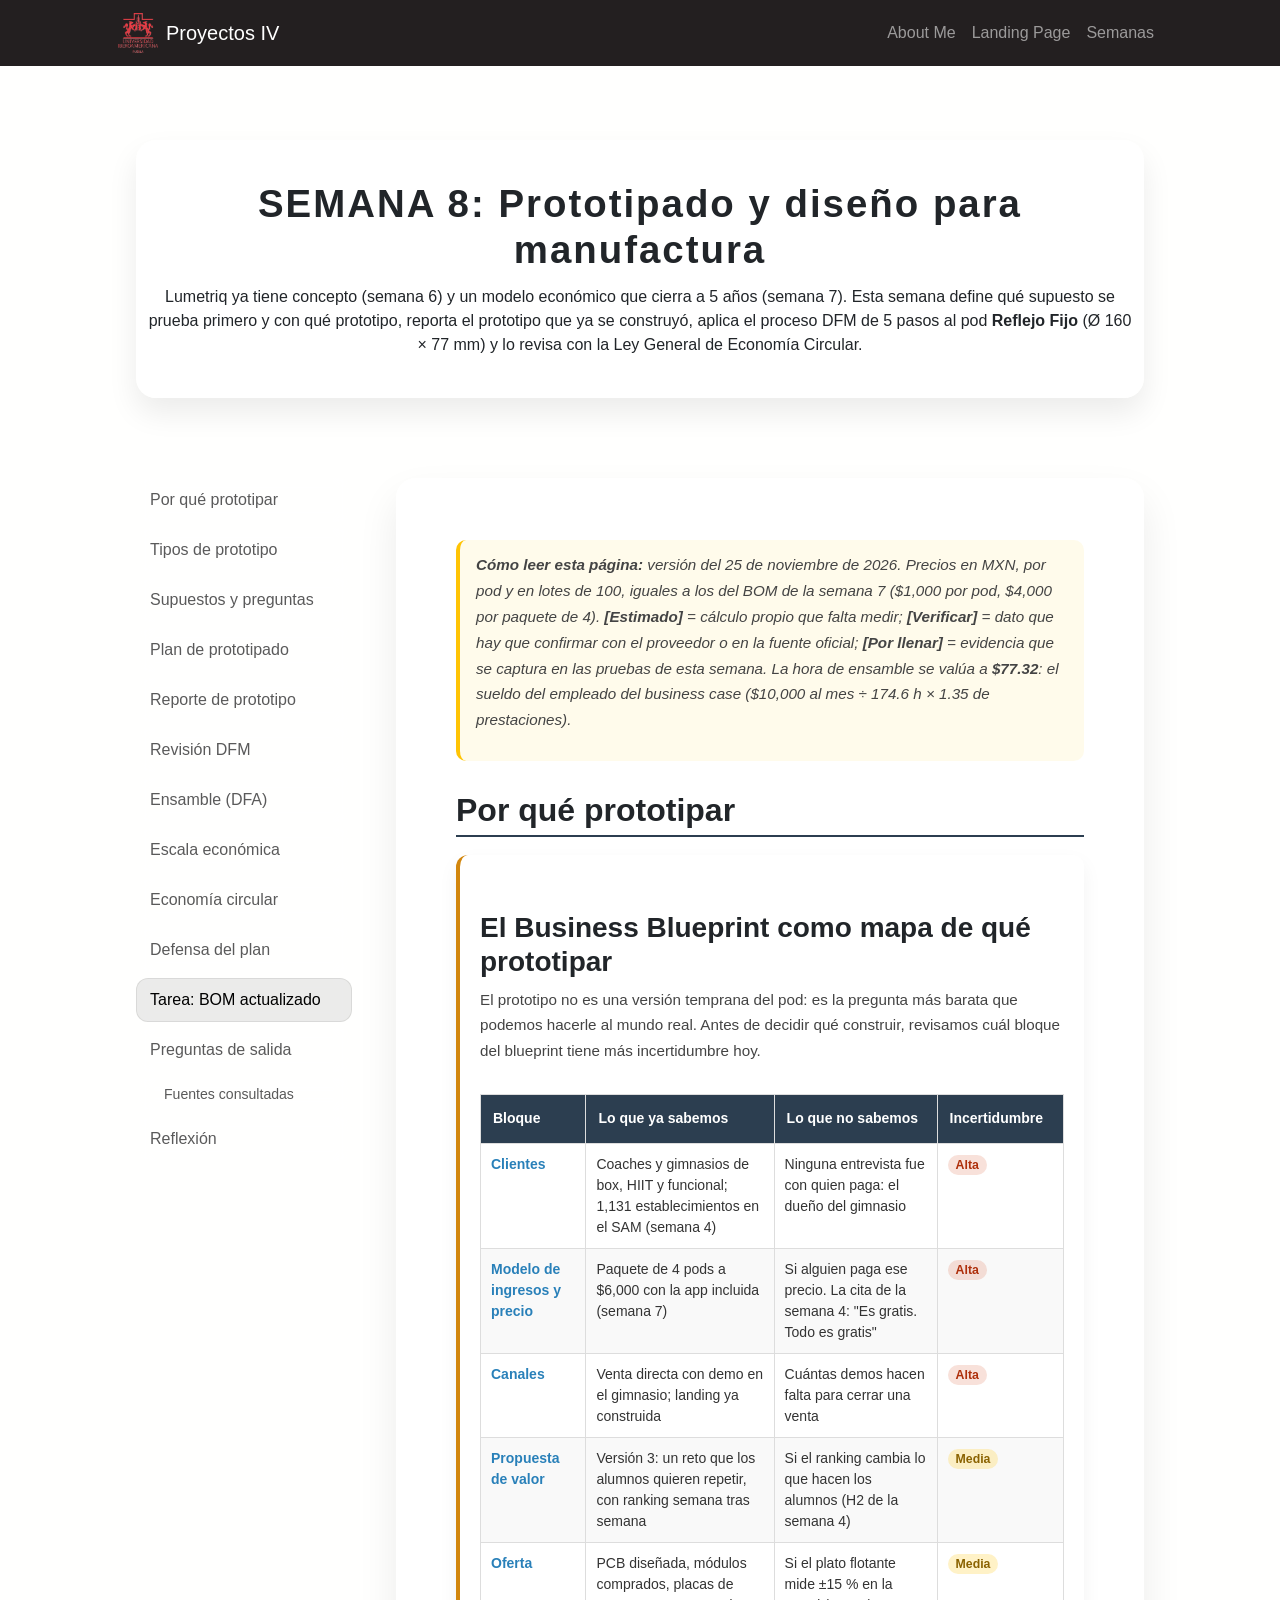
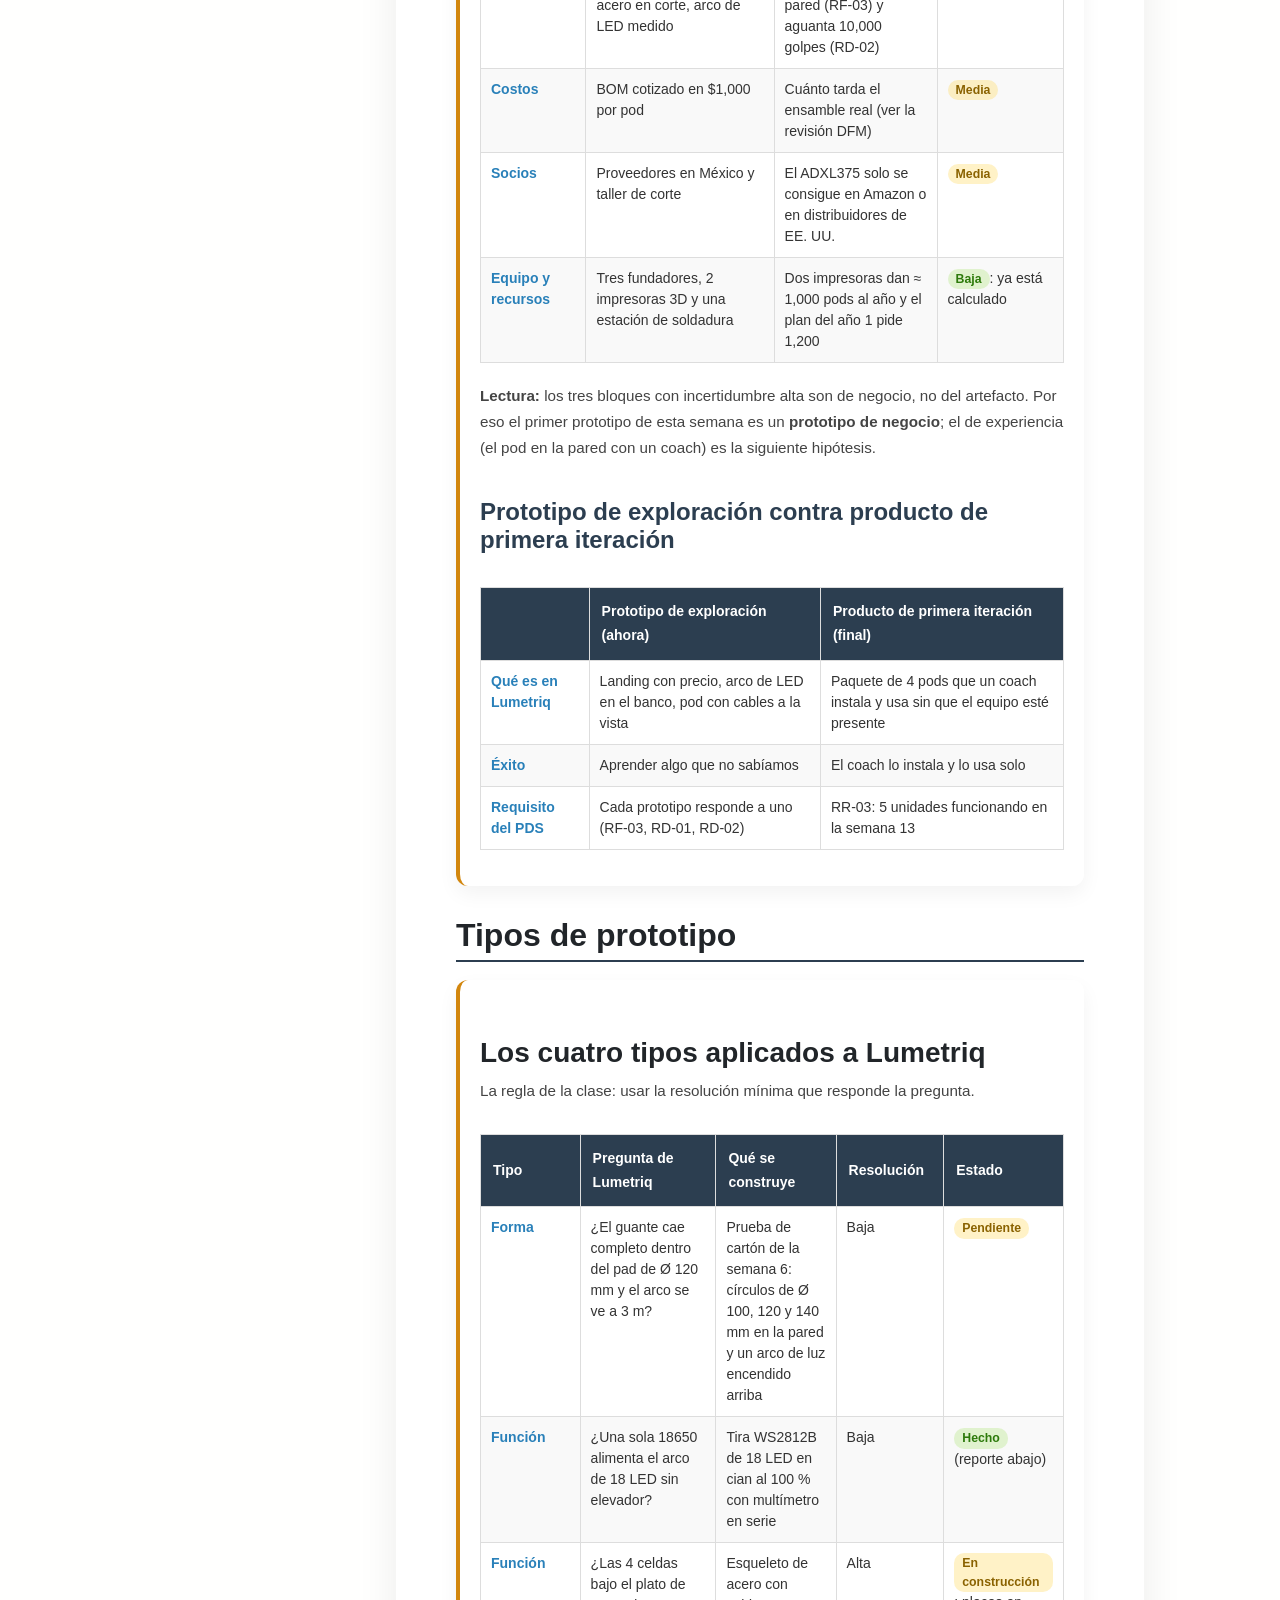
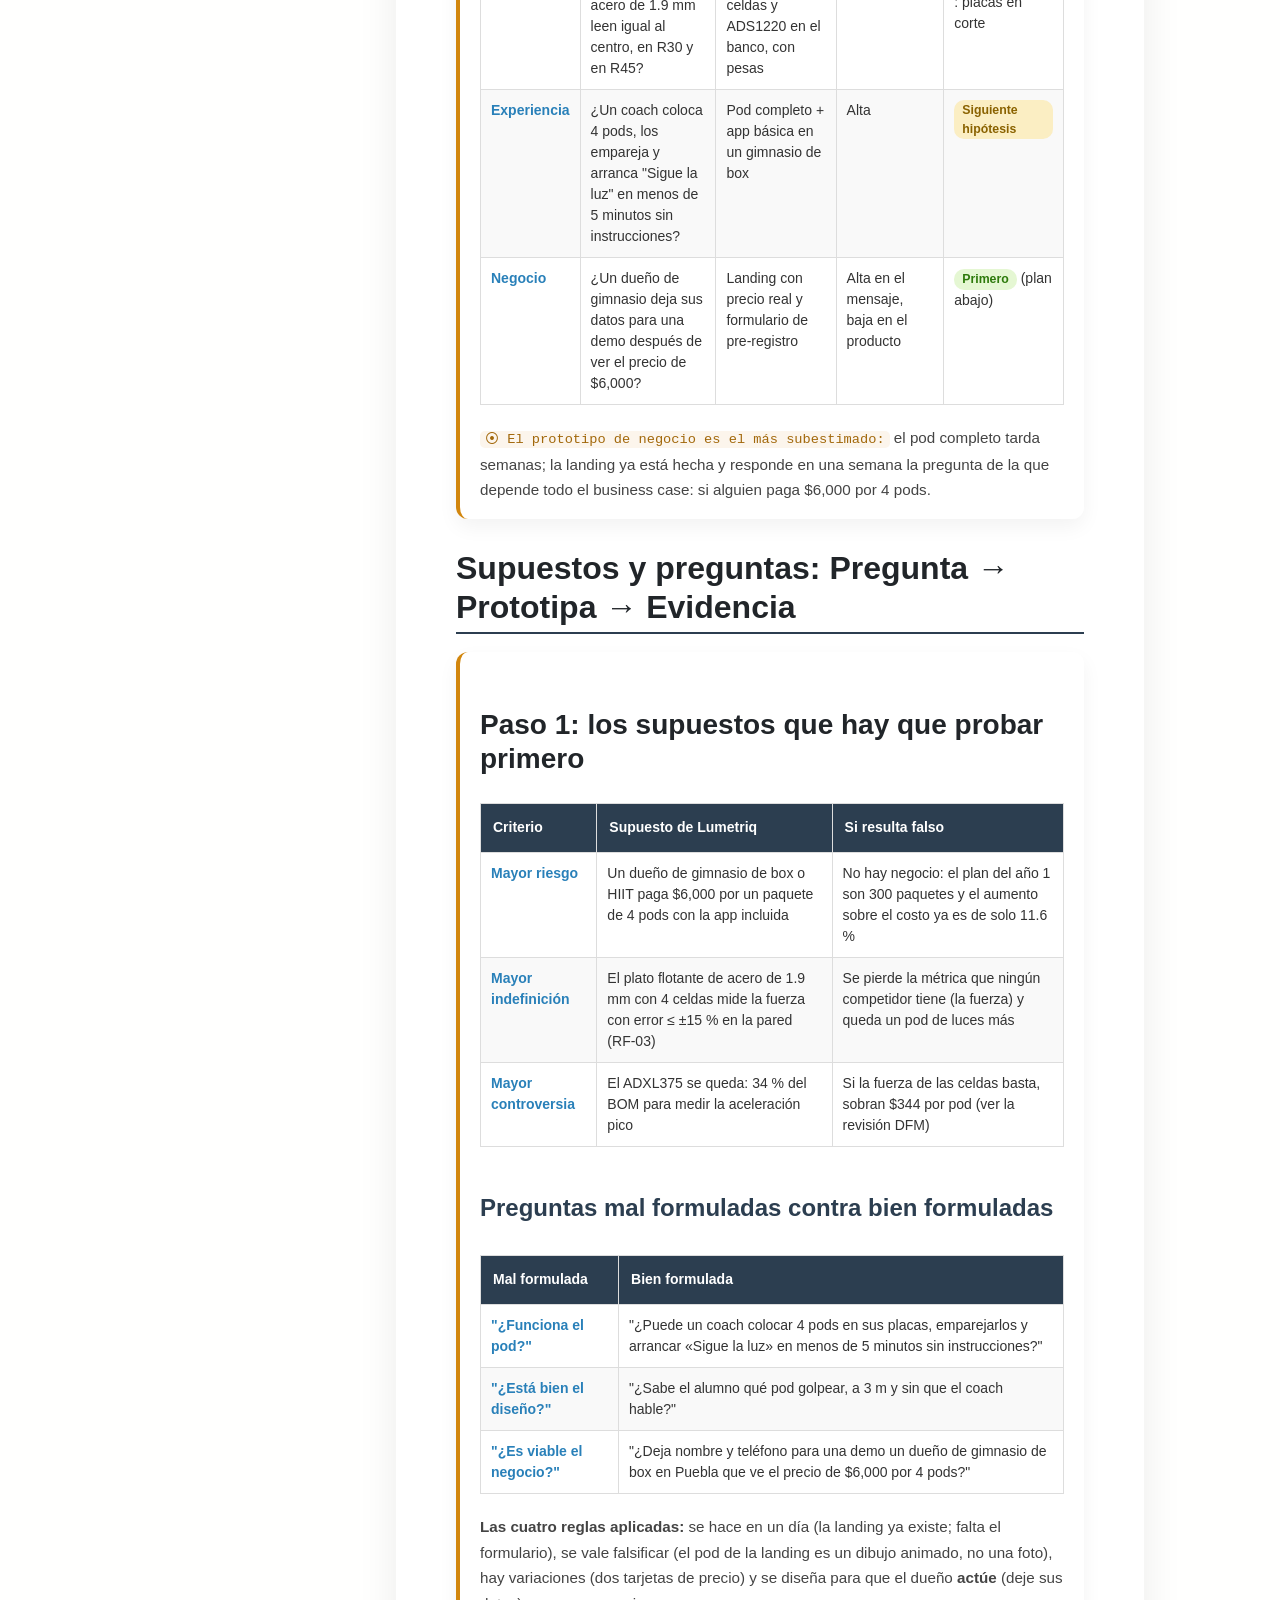
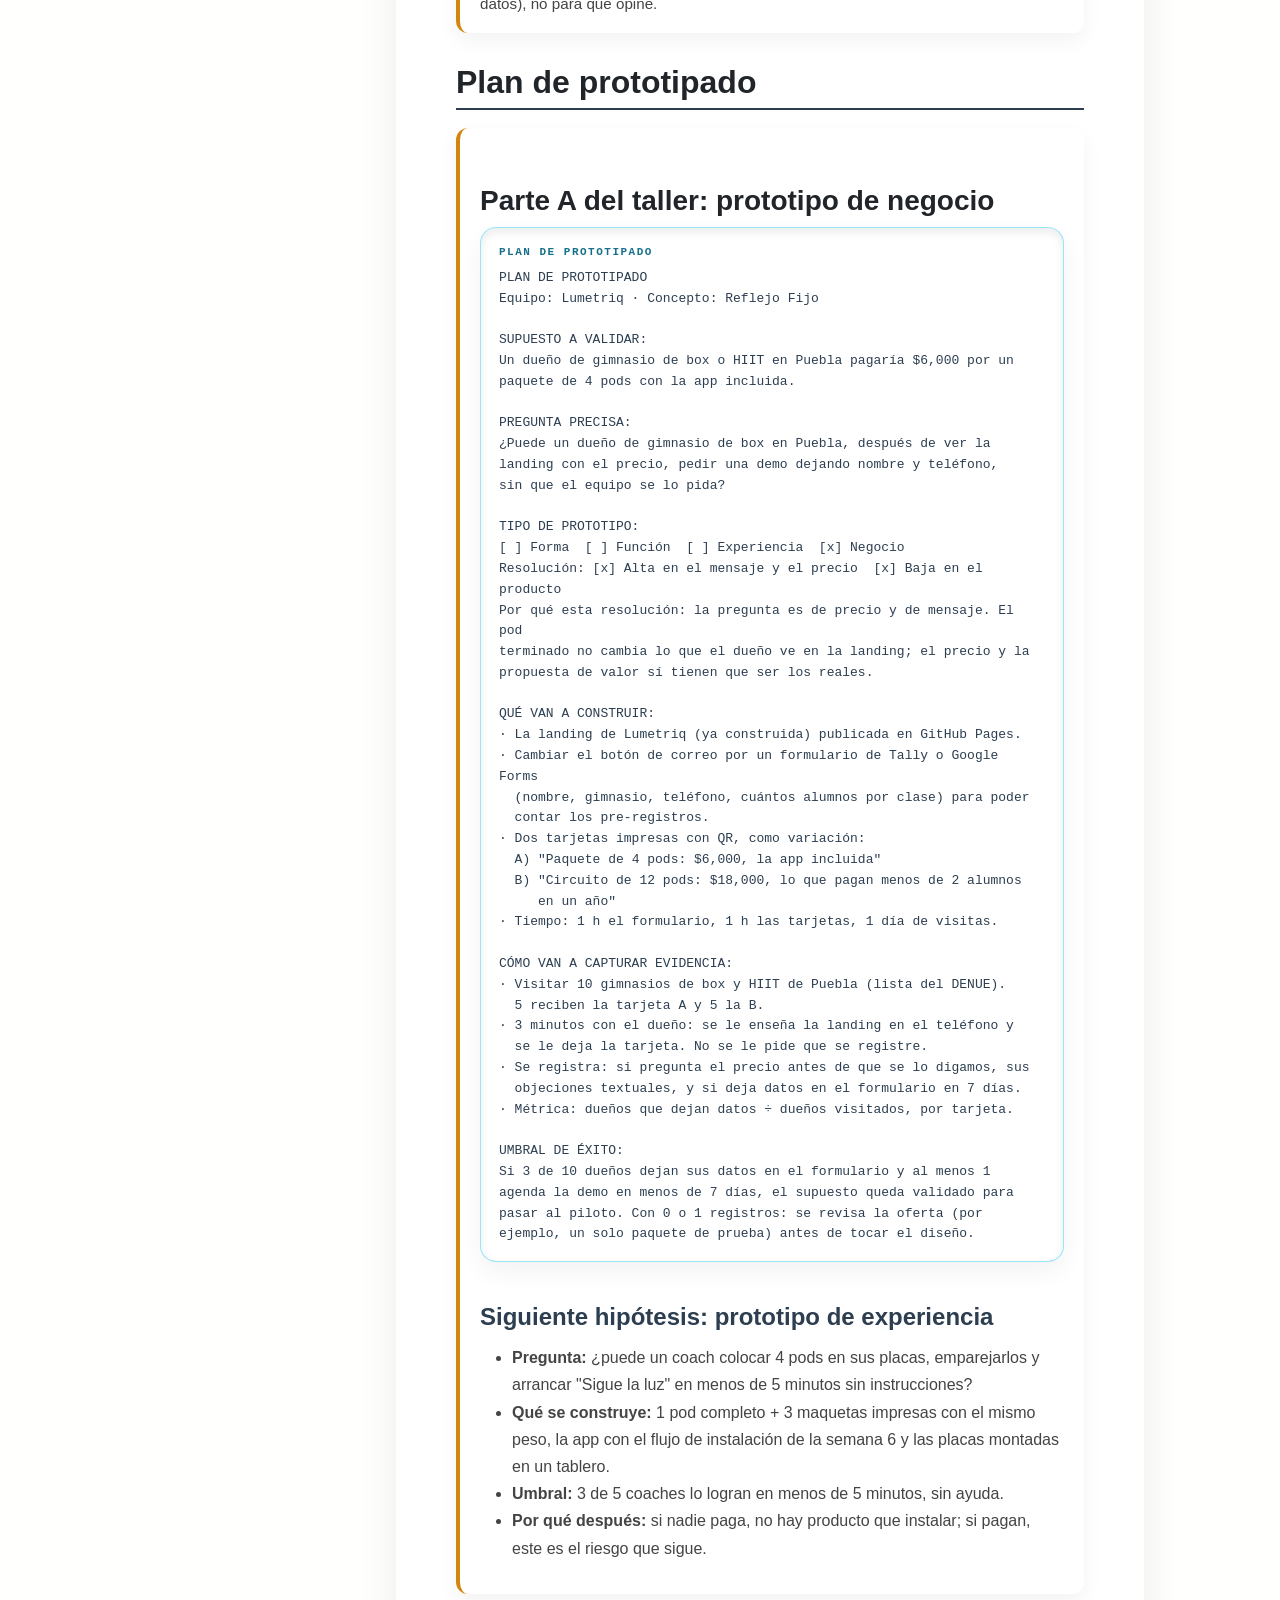
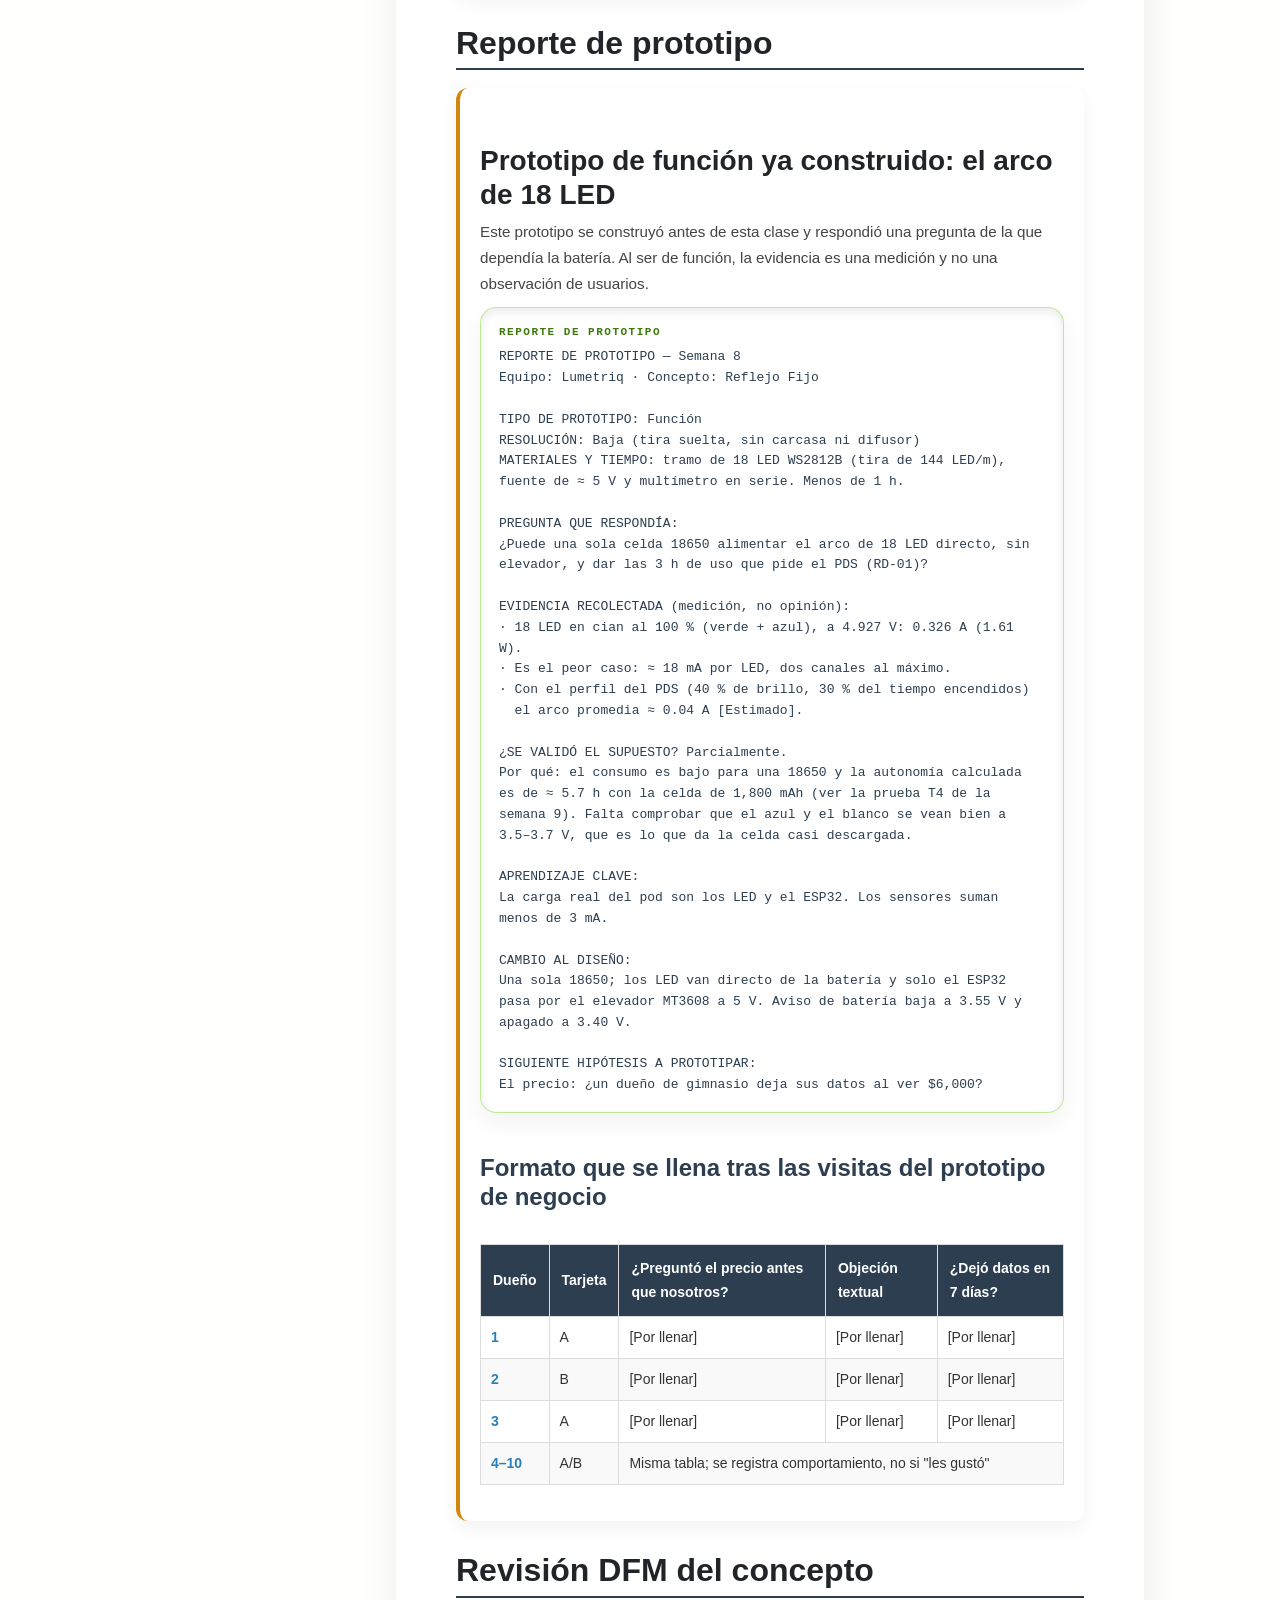
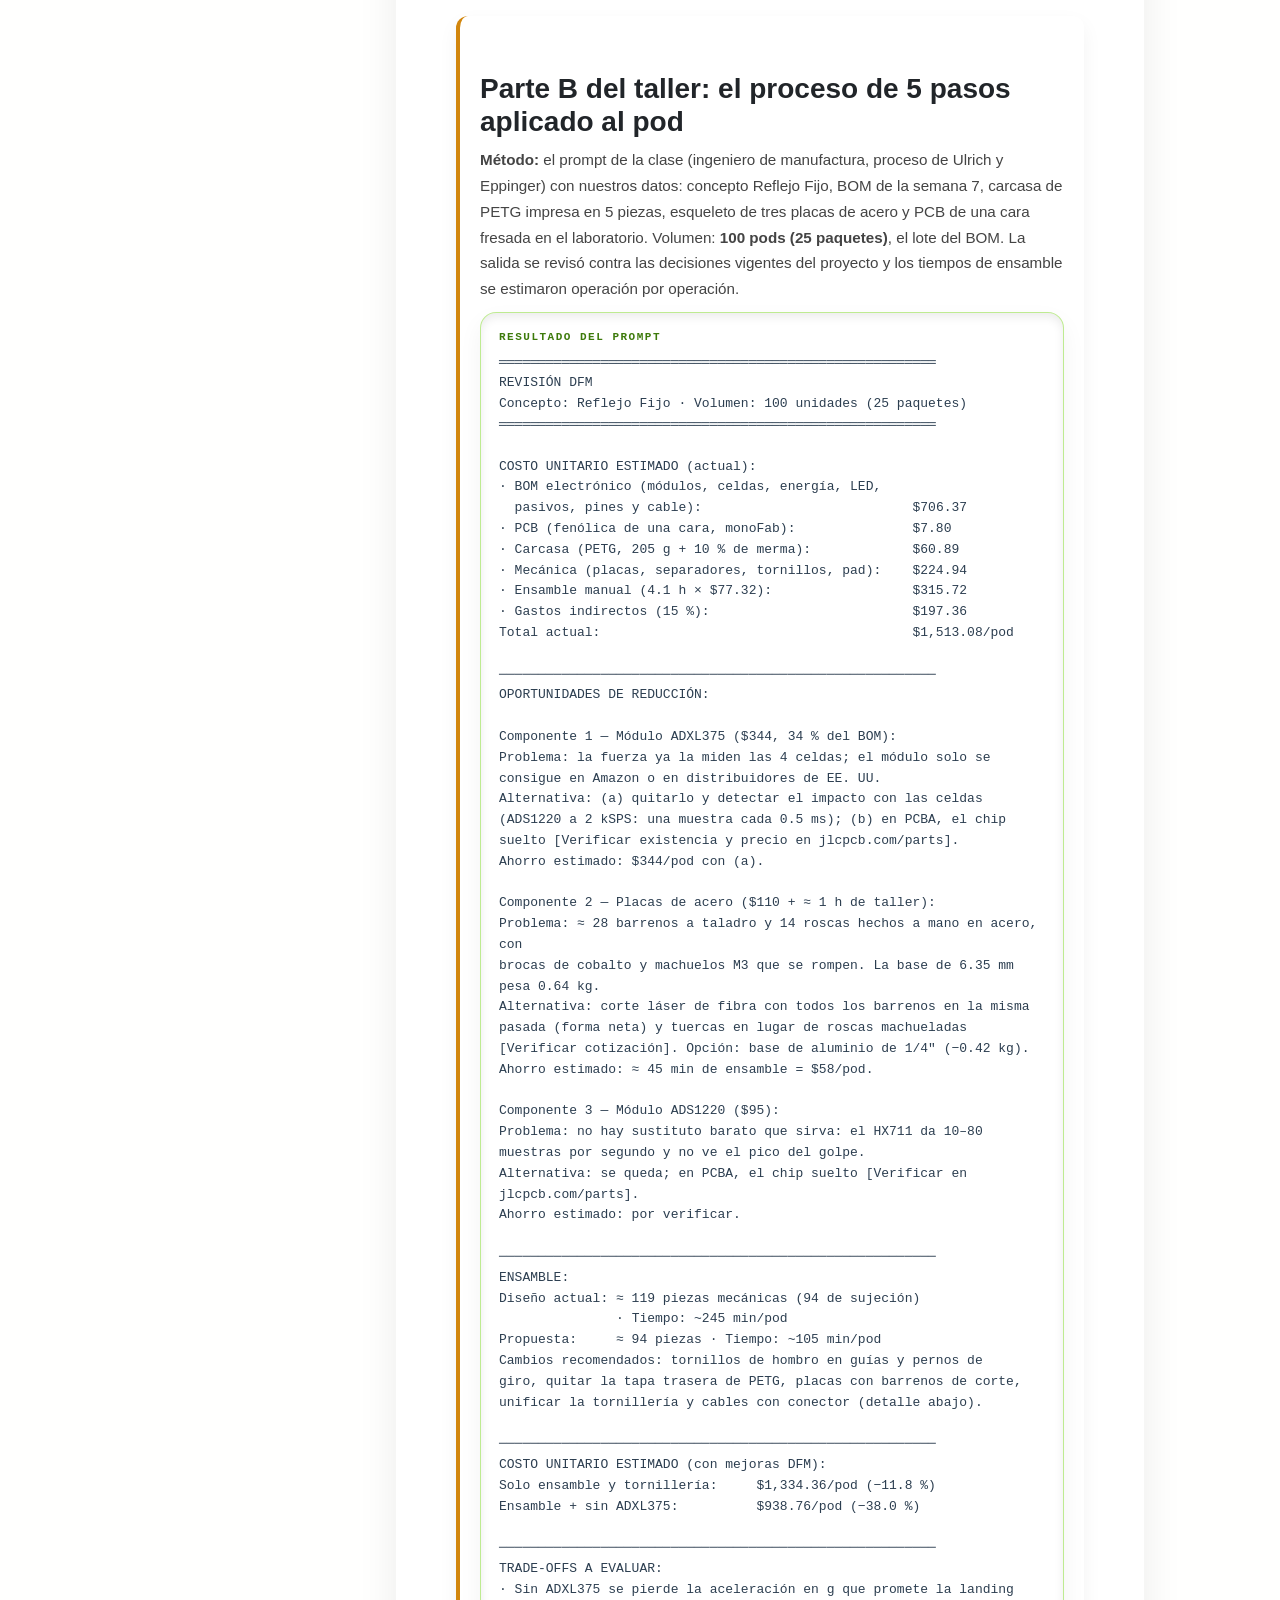
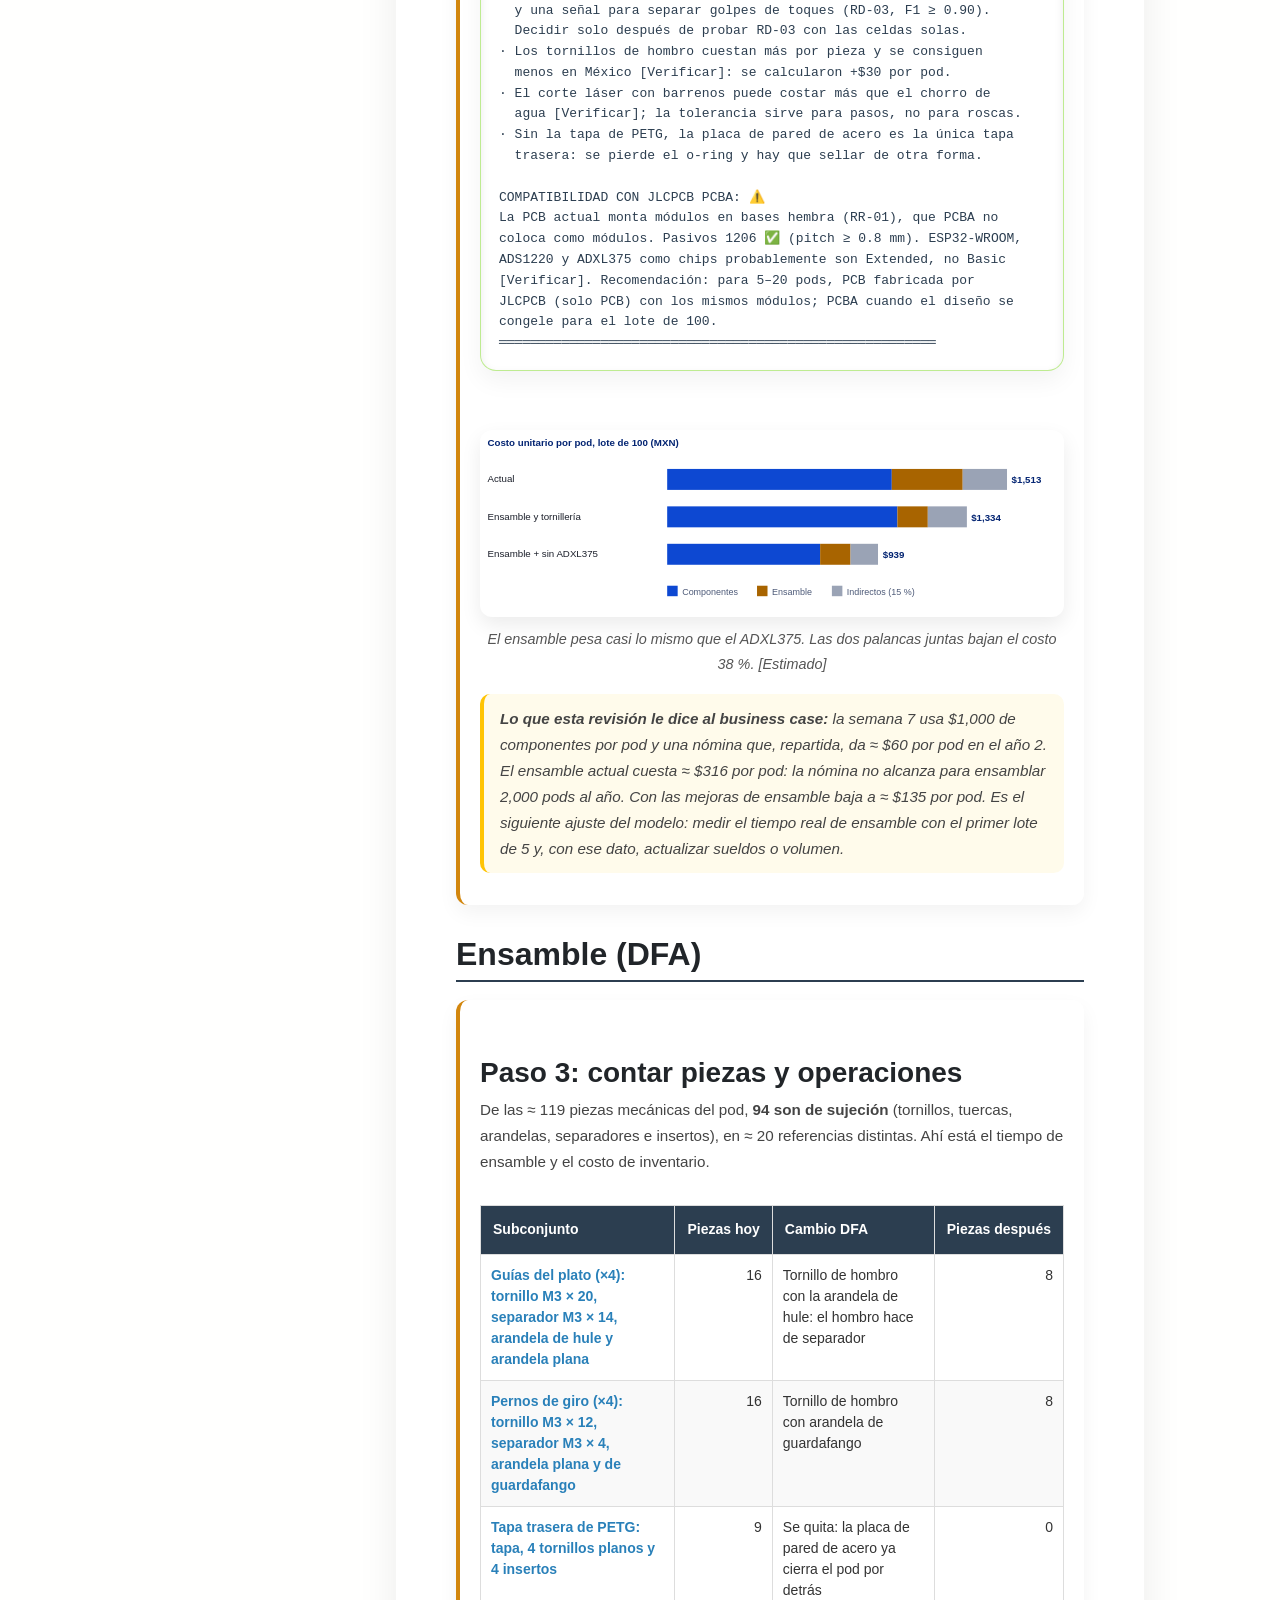
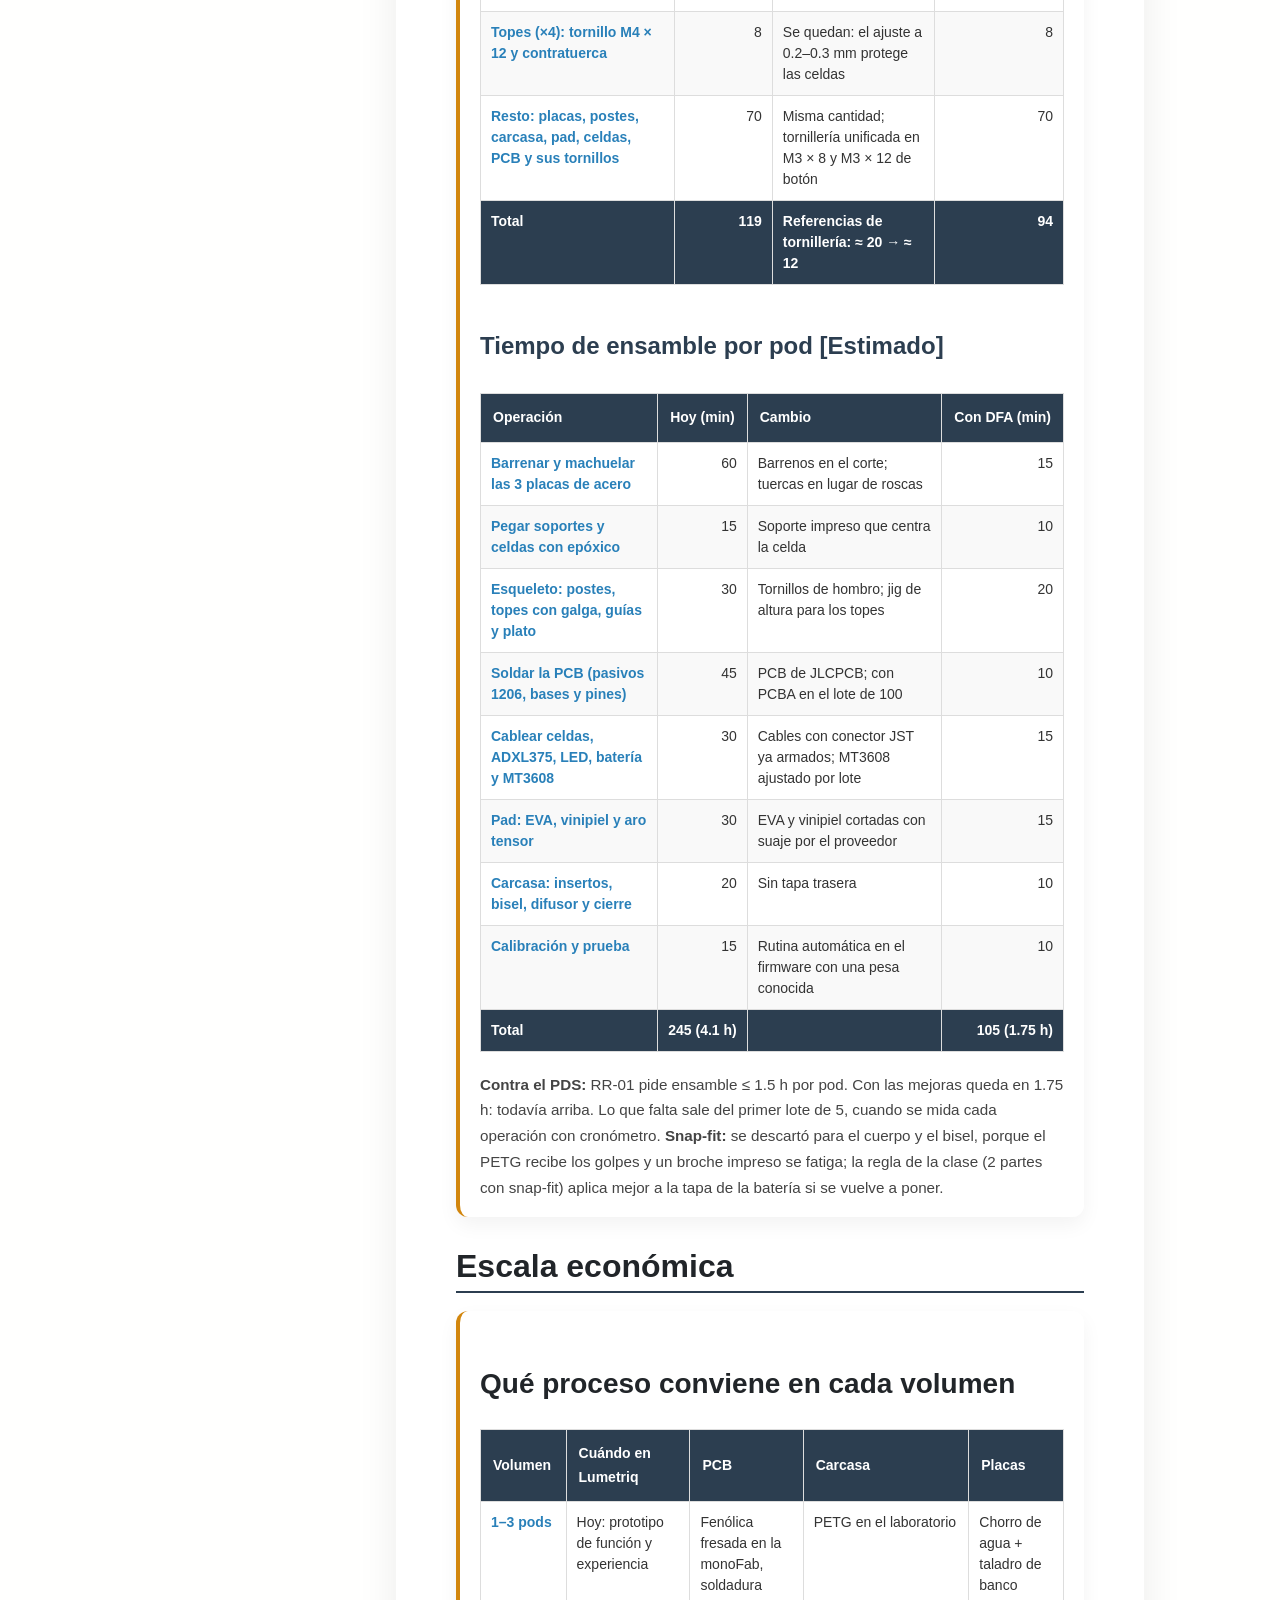
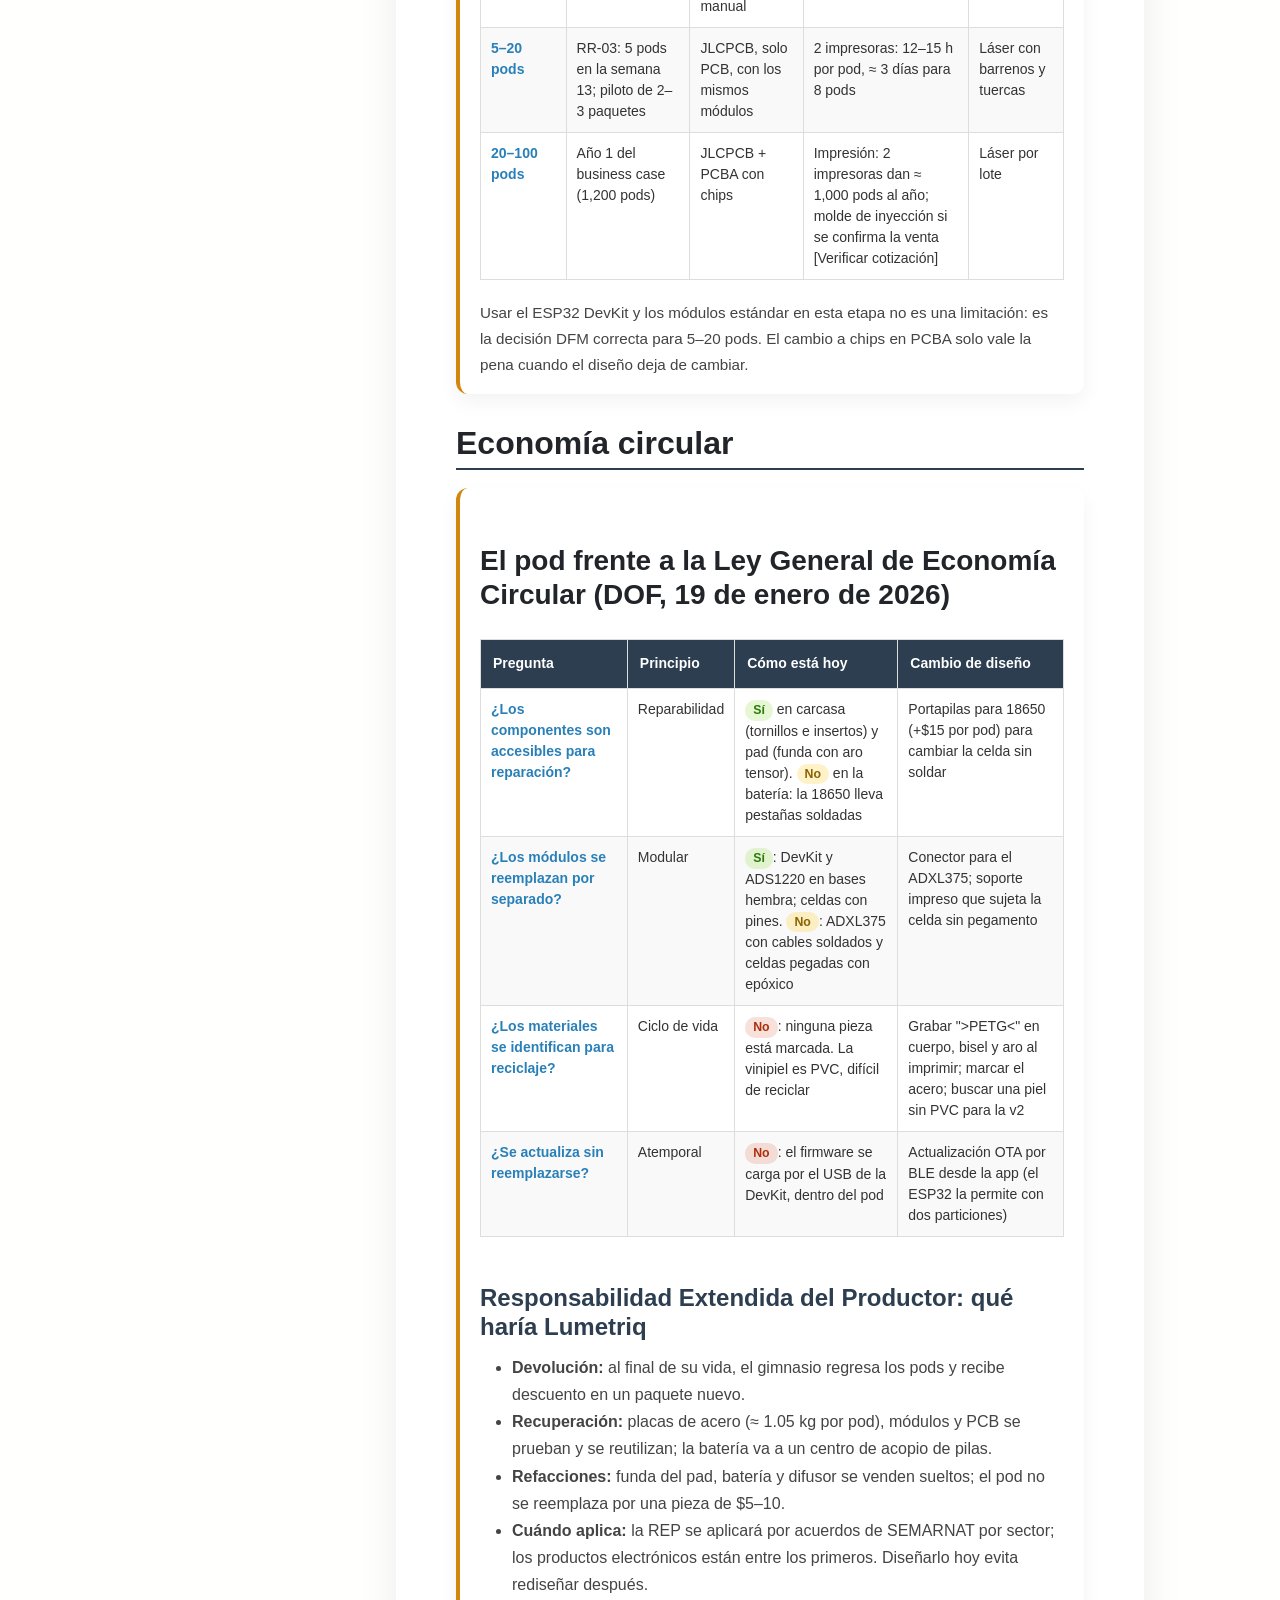
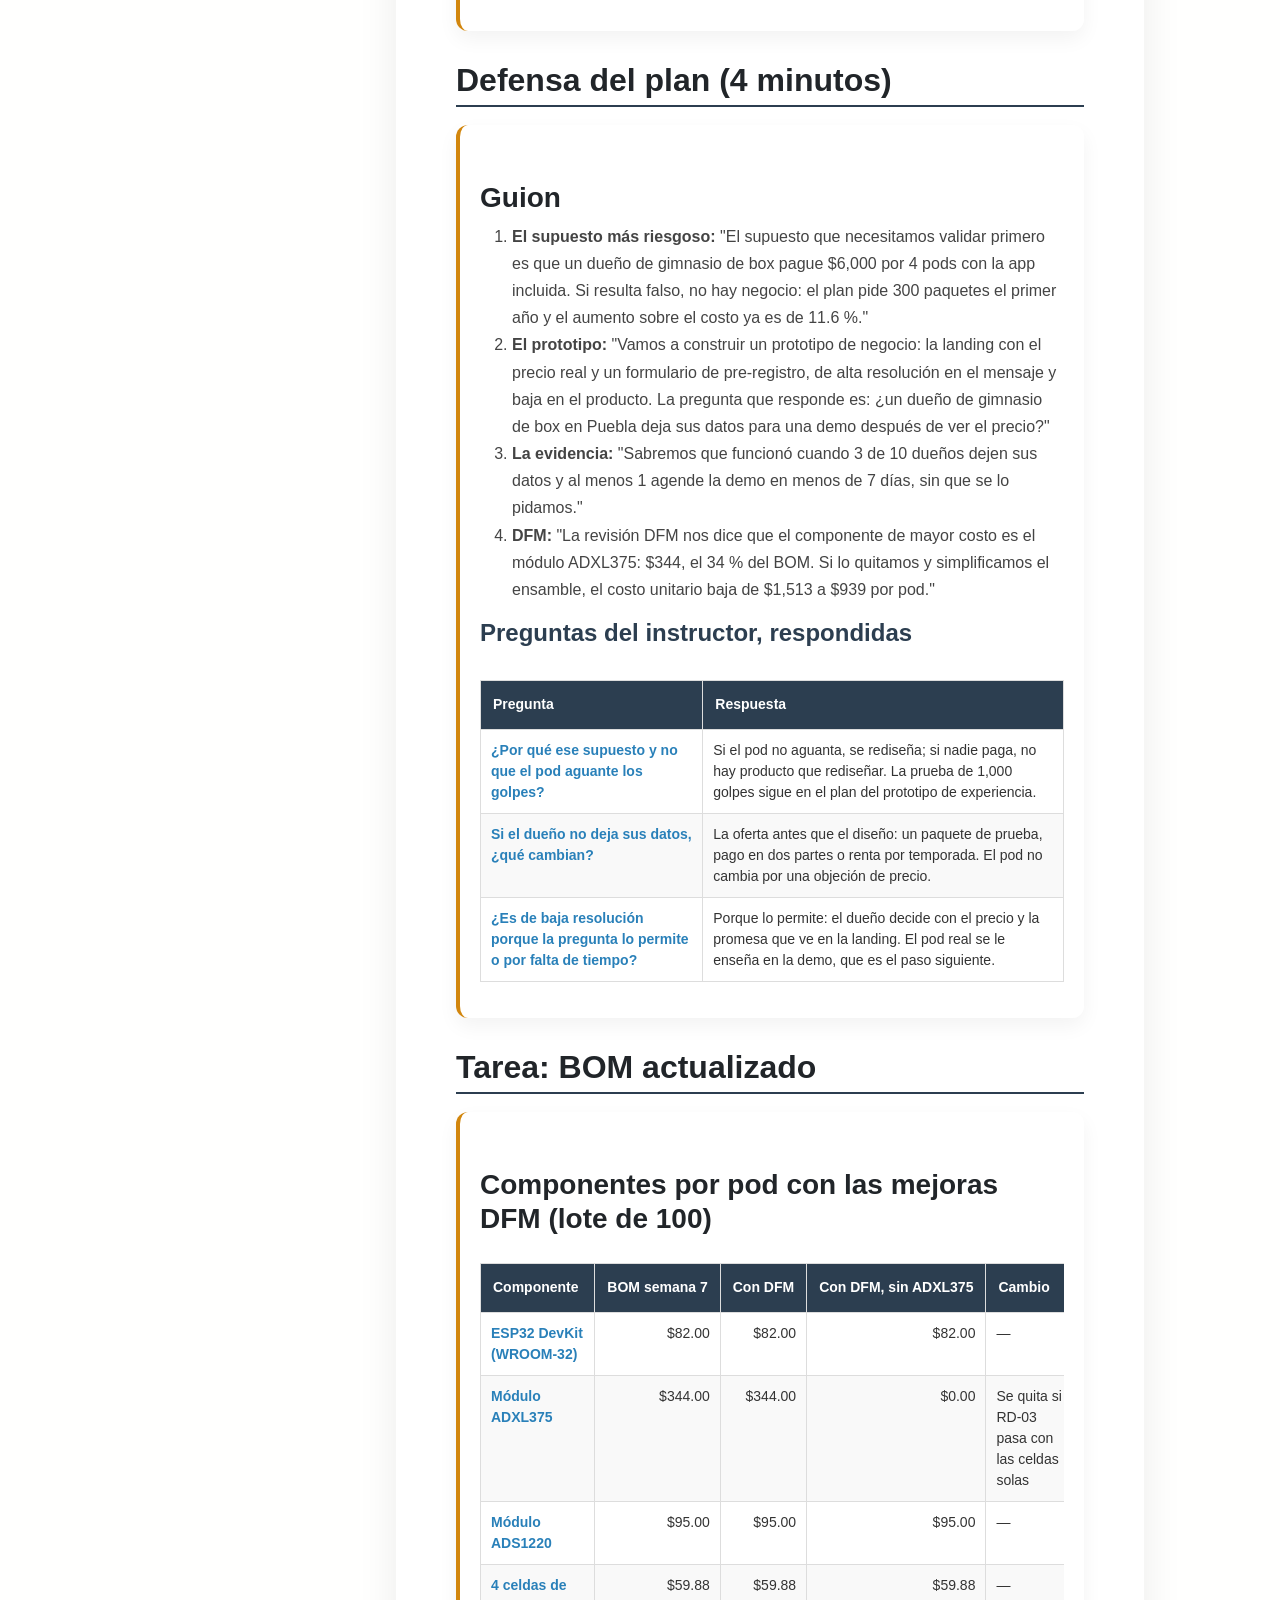
<file: weeks/week8/index.html>
<!DOCTYPE html>
<html lang="en">

<head>
    <meta charset="utf-8" />
    <meta name="viewport" content="width=device-width, initial-scale=1, shrink-to-fit=no" />
    <meta name="contact" content="201265@iberopuebla.mx" />
    <meta name="author" content="Derek Rodríguez Cancino" />
    <title>Semana 8 | Proyectos IV</title>
    <!-- Favicon-->
    <link rel="icon" type="image/x-icon" href="../../assets/fablab.png" />
    <!-- Core theme CSS (includes Bootstrap)-->
    <link href="../../css/styles.css" rel="stylesheet">
    <link href="../../css/faces.css" rel="stylesheet">
    <!-- Estilos propios de la semana 8-->
    <style>
        /* Menú lateral: cabe en pantalla y marca las subsecciones */
        .week-menu { flex-shrink: 0; max-height: calc(100vh - 160px); overflow-y: auto; gap: 6px; padding-right: 4px; }
        .menu-link { padding: 10px 14px; }
        .week-paper { flex: 1; min-width: 0; }
        .menu-link.menu-sub { padding: 6px 14px 6px 28px; font-size: 0.88rem; font-weight: 400; }
        .week-paper h2 { margin-top: 30px; padding-bottom: 6px; border-bottom: 2px solid #2c3e50; }
        .week-paper h4 { scroll-margin-top: 120px; font-weight: 700; color: #2c3e50; margin-bottom: 12px; }
        .week-paper h5.subtitulo { font-family: 'JetBrains Mono', Consolas, monospace; font-size: 0.98rem; font-weight: 600; color: #a2680b; margin: 18px 0 8px; }
        .week-paper h5.subtitulo::before { content: "⦿ "; }

        /* Bloques: separación entre párrafos (faces.css los deja en 0) */
        .command-block p, .yellowcommand-block p, .purpcommand-block p,
        .greencommand-block p, .redcommand-block p { margin-bottom: 10px; }
        .command-block p:last-child, .yellowcommand-block p:last-child, .purpcommand-block p:last-child,
        .greencommand-block p:last-child, .redcommand-block p:last-child { margin-bottom: 0; }

        /* Código en línea (faces.css lo pone en bloque) */
        .week-paper p code, .week-paper li code, .week-paper td code {
            display: inline; font-family: 'JetBrains Mono', Consolas, monospace; font-size: 0.9em;
            color: #a2680b; background: rgba(210, 134, 13, 0.08); padding: 1px 5px; border-radius: 5px; margin: 0;
        }

        /* Diagramas de texto */
        .code-area { margin: 12px 0 16px; overflow-x: auto; }
        .code-area pre { font-size: 13px; line-height: 1.45; color: #2c3e50; white-space: pre; }

        .nota p { font-size: 0.95rem; }
        .tabla-scroll { width: 100%; overflow-x: auto; }

        @media (max-width: 900px) {
            .week-layout { flex-direction: column; }
            .week-menu { position: static; width: 100%; max-height: none; flex-direction: row; flex-wrap: wrap; }
            .menu-link.menu-sub { display: none; }
            .week-paper { padding: 30px 20px; }
        }

        /* Notas, figuras y frases */
        .nota { background: rgba(255, 196, 4, 0.08); padding: 12px 16px; border-left: 4px solid #ffc404; border-radius: 10px; margin: 12px 0 16px; }
        .figura { margin: 18px 0; text-align: center; }
        .figura svg { width: 100%; height: auto; background: #ffffff; border-radius: 12px; box-shadow: 0 8px 20px rgba(0,0,0,0.08); }
        .figura figcaption { font-size: 0.9rem; font-style: italic; color: #555; margin-top: 10px; }
        .frase { font-style: italic; font-size: 1.1rem; text-align: center; color: #2c3e50 !important; padding: 14px 18px; margin: 12px 0 18px !important; border-radius: 12px; background: rgba(112, 210, 13, 0.08); }

        /* Prompts para generar imágenes */
        .prompt-box {
            font-family: 'JetBrains Mono', Consolas, monospace; font-size: 13px; line-height: 1.6; color: #2c3e50;
            padding: 16px 18px; margin: 10px 0 14px; border-radius: 16px; background: rgba(255,255,255,0.55);
            box-shadow: inset 0 4px 10px rgba(0,0,0,0.08), inset 0 -4px 10px rgba(255,255,255,0.6), 0 10px 25px rgba(0,0,0,0.05);
        }
        .prompt-box::before { content: "PROMPT"; display: block; font-size: 11px; font-weight: 700; letter-spacing: 1.5px; color: #a2680b; margin-bottom: 6px; }


        .reflexion p { line-height: 1.8; }
        .prompt-box { white-space: pre-wrap; overflow-x: auto; }

        /* Etiquetas Cumple / Parcial / Falta */
        .ok, .no, .mid { display: inline-block; padding: 1px 8px; border-radius: 10px; font-weight: 700; font-size: 0.88em; }
        .ok  { background: rgba(112, 210, 13, 0.18); color: #2d7a0b; }
        .no  { background: rgba(210, 56, 13, 0.15); color: #ae2f0b; }
        .mid { background: rgba(255, 196, 4, 0.22); color: #8a6200; }

        /* Costos D/F/S */
        .tag-d, .tag-f, .tag-s { font-weight: 700; text-align: center; }
        span.tag-d, span.tag-f, span.tag-s { display: inline-block; min-width: 24px; padding: 0 6px; border-radius: 6px; }
        .tag-d { color: #ffffff !important; background: #d2860d; }
        .tag-f { color: #17708a !important; background: rgba(28, 197, 235, 0.16); }
        .tag-s { color: #555 !important; background: #e6e9ed; }

        /* Números y totales */
        .material-table .num { text-align: right; font-variant-numeric: tabular-nums; white-space: nowrap; }
        .material-table tr.tot td { background: #2c3e50; color: #ffffff; font-weight: 700; }
        .material-table tr.tot td b { color: #ffffff; }

        /* Cálculos paso a paso */
        .calc {
            font-family: 'JetBrains Mono', Consolas, monospace; font-size: 13px; line-height: 1.55; color: #2c3e50;
            white-space: pre; overflow-x: auto; padding: 16px 18px; margin: 12px 0 16px; border-radius: 14px;
            background: #fafafa; border: 1px dashed rgba(210, 134, 13, 0.45);
        }
        .prompt-box.resultado { border: 1px solid rgba(112, 210, 13, 0.45); }
        .prompt-box.resultado::before { content: "RESULTADO DEL PROMPT"; color: #3d7a0b; }
        span.tag-d { color: #ffffff !important; background: #d2860d; }
        td.tag-d { color: #a2680b !important; background: rgba(210, 134, 13, 0.16); }

        /* Negativos, tarjetas de cifras, flujo y descarga */
        .material-table td.num.neg { color: #ae2f0b; }
        .material-table tr.tot td.num.neg { color: #ffb3a0; }
        .chips { display: flex; flex-wrap: wrap; gap: 12px; margin: 14px 0 16px; }
        .chip { flex: 1 1 160px; padding: 12px 14px; border-radius: 14px; background: rgba(255,255,255,0.85); box-shadow: 0 6px 16px rgba(0,0,0,0.07); border-top: 3px solid #d2860d; }
        .chip b { display: block; font-size: 1.35rem; color: #2c3e50; }
        .chip span { display: block; font-size: 0.85rem; color: #555; line-height: 1.4; }
        .material-table.flujo { font-size: 12px; }
        .material-table.flujo td, .material-table.flujo th { padding: 6px 7px; }
        .material-table.flujo td.material-tag { white-space: nowrap; position: sticky; left: 0; background: #ffffff; }
        .material-table.flujo tr.tot td.material-tag { background: #2c3e50; color: #ffffff; }
        .descarga { display: inline-block; padding: 10px 22px; border-radius: 12px; background: #2c3e50; color: #ffffff !important; font-weight: 700; letter-spacing: 0.5px; text-decoration: none; box-shadow: 0 8px 20px rgba(0,0,0,0.12); }
        .descarga:hover { background: #d2860d; }
        /* Semana 8: etiquetas de los formatos del taller */
        .prompt-box.plan::before { content: "PLAN DE PROTOTIPADO"; color: #17708a; }
        .prompt-box.reporte::before { content: "REPORTE DE PROTOTIPO"; color: #3d7a0b; }
        .prompt-box.plan { border: 1px solid rgba(28, 197, 235, 0.45); }
        .prompt-box.reporte { border: 1px solid rgba(112, 210, 13, 0.45); }
    </style>
</head>

<body class="d-flex flex-column h-100" style="background-color:#fffffe">
    <main class="flex-shrink-0">
        <!-- Navigation-->

        <nav class="navbar navbar-expand-lg navbar-dark bg-dark fixed-top">
                <div class="container px-5">
                    <!--<a class="navbar-brand">Fab Academy</a>-->
                    <a class="navbar-brand d-flex align-items-center" href="../../">
                        <img src="../../assets/fablab.png" alt="FabLab Logo" width="40"height="40" class="me-2"> Proyectos IV </a>
                    <button class="navbar-toggler" type="button" data-bs-toggle="collapse" data-bs-target="#navbarSupportedContent" aria-controls="navbarSupportedContent" aria-expanded="false" aria-label="Toggle navigation"><span class="navbar-toggler-icon"></span></button>
                    <div class="collapse navbar-collapse" id="navbarSupportedContent">
                        <ul class="navbar-nav ms-auto mb-2 mb-lg-0">                   
                            <li class="nav-item"><a class="nav-link" href="../../index.html#yo">About Me</a></li>
                            <li class="nav-item"><a class="nav-link" href="https://kamilgallardo.github.io/PROYECTOS_IV/final-project.html">Landing Page</a></li>
                            <li class="nav-item"><a class="nav-link" href="../../index.html#practicas">Semanas</a></li>
                        </ul>
                    </div>
                </div>
            </nav>

        <section class="week-header">
            <div class="week-glass">
                <h1>SEMANA 8: Prototipado y diseño para manufactura</h1>
                <div>Lumetriq ya tiene concepto (semana 6) y un modelo económico que cierra a 5 años (semana 7). Esta semana define qué supuesto se prueba primero y con qué prototipo, reporta el prototipo que ya se construyó, aplica el proceso DFM de 5 pasos al pod <b>Reflejo Fijo</b> (Ø 160 × 77 mm) y lo revisa con la Ley General de Economía Circular.</div>
            </div>
        </section>

    <!-- Seccion de CONTENIDO-->
        <section class="week-content">
            <div class="week-layout">
                <aside class="week-menu">
                    <a href="#UNO" class="menu-link">Por qué prototipar</a>
                    <a href="#DOS" class="menu-link">Tipos de prototipo</a>
                    <a href="#TRES" class="menu-link">Supuestos y preguntas</a>
                    <a href="#CUATRO" class="menu-link">Plan de prototipado</a>
                    <a href="#CINCO" class="menu-link">Reporte de prototipo</a>
                    <a href="#SEIS" class="menu-link">Revisión DFM</a>
                    <a href="#SIETE" class="menu-link">Ensamble (DFA)</a>
                    <a href="#OCHO" class="menu-link">Escala económica</a>
                    <a href="#NUEVE" class="menu-link">Economía circular</a>
                    <a href="#DIEZ" class="menu-link">Defensa del plan</a>
                    <a href="#TAREA" class="menu-link">Tarea: BOM actualizado</a>
                    <a href="#SALIDA" class="menu-link">Preguntas de salida</a>
                    <a href="#SALIDA-1" class="menu-link menu-sub">Fuentes consultadas</a>
                    <a href="#Learning" class="menu-link">Reflexión</a>
                </aside>

                <div class="week-paper">

    <div class="nota">
        <p><i><b>Cómo leer esta página:</b> versión del 25 de noviembre de 2026. Precios en MXN, por pod y en lotes de 100, iguales a los del BOM de la semana 7 ($1,000 por pod, $4,000 por paquete de 4). <b>[Estimado]</b> = cálculo propio que falta medir; <b>[Verificar]</b> = dato que hay que confirmar con el proveedor o en la fuente oficial; <b>[Por llenar]</b> = evidencia que se captura en las pruebas de esta semana. La hora de ensamble se valúa a <b>$77.32</b>: el sueldo del empleado del business case ($10,000 al mes ÷ 174.6 h × 1.35 de prestaciones).</i></p>
    </div>

    <!-- ===================== 1. POR QUÉ PROTOTIPAR ===================== -->
    <h2 id="UNO">Por qué prototipar</h2>
   <div class="command-block">
    <h3>El Business Blueprint como mapa de qué prototipar</h3>
    <p>El prototipo no es una versión temprana del pod: es la pregunta más barata que podemos hacerle al mundo real. Antes de decidir qué construir, revisamos cuál bloque del blueprint tiene más incertidumbre hoy.</p>
    <div class="tabla-scroll">
    <table class="material-table">
        <thead><tr><th>Bloque</th><th>Lo que ya sabemos</th><th>Lo que no sabemos</th><th>Incertidumbre</th></tr></thead>
        <tbody>
            <tr><td class="material-tag">Clientes</td><td>Coaches y gimnasios de box, HIIT y funcional; 1,131 establecimientos en el SAM (semana 4)</td><td>Ninguna entrevista fue con quien paga: el dueño del gimnasio</td><td><span class="no">Alta</span></td></tr>
            <tr><td class="material-tag">Modelo de ingresos y precio</td><td>Paquete de 4 pods a $6,000 con la app incluida (semana 7)</td><td>Si alguien paga ese precio. La cita de la semana 4: "Es gratis. Todo es gratis"</td><td><span class="no">Alta</span></td></tr>
            <tr><td class="material-tag">Canales</td><td>Venta directa con demo en el gimnasio; landing ya construida</td><td>Cuántas demos hacen falta para cerrar una venta</td><td><span class="no">Alta</span></td></tr>
            <tr><td class="material-tag">Propuesta de valor</td><td>Versión 3: un reto que los alumnos quieren repetir, con ranking semana tras semana</td><td>Si el ranking cambia lo que hacen los alumnos (H2 de la semana 4)</td><td><span class="mid">Media</span></td></tr>
            <tr><td class="material-tag">Oferta</td><td>PCB diseñada, módulos comprados, placas de acero en corte, arco de LED medido</td><td>Si el plato flotante mide ±15 % en la pared (RF-03) y aguanta 10,000 golpes (RD-02)</td><td><span class="mid">Media</span></td></tr>
            <tr><td class="material-tag">Costos</td><td>BOM cotizado en $1,000 por pod</td><td>Cuánto tarda el ensamble real (ver la revisión DFM)</td><td><span class="mid">Media</span></td></tr>
            <tr><td class="material-tag">Socios</td><td>Proveedores en México y taller de corte</td><td>El ADXL375 solo se consigue en Amazon o en distribuidores de EE. UU.</td><td><span class="mid">Media</span></td></tr>
            <tr><td class="material-tag">Equipo y recursos</td><td>Tres fundadores, 2 impresoras 3D y una estación de soldadura</td><td>Dos impresoras dan ≈ 1,000 pods al año y el plan del año 1 pide 1,200</td><td><span class="ok">Baja</span>: ya está calculado</td></tr>
        </tbody>
    </table>
    </div>
    <p><b>Lectura:</b> los tres bloques con incertidumbre alta son de negocio, no del artefacto. Por eso el primer prototipo de esta semana es un <b>prototipo de negocio</b>; el de experiencia (el pod en la pared con un coach) es la siguiente hipótesis.</p>
    <br>
    <h4>Prototipo de exploración contra producto de primera iteración</h4>
    <div class="tabla-scroll">
    <table class="material-table">
        <thead><tr><th></th><th>Prototipo de exploración (ahora)</th><th>Producto de primera iteración (final)</th></tr></thead>
        <tbody>
            <tr><td class="material-tag">Qué es en Lumetriq</td><td>Landing con precio, arco de LED en el banco, pod con cables a la vista</td><td>Paquete de 4 pods que un coach instala y usa sin que el equipo esté presente</td></tr>
            <tr><td class="material-tag">Éxito</td><td>Aprender algo que no sabíamos</td><td>El coach lo instala y lo usa solo</td></tr>
            <tr><td class="material-tag">Requisito del PDS</td><td>Cada prototipo responde a uno (RF-03, RD-01, RD-02)</td><td>RR-03: 5 unidades funcionando en la semana 13</td></tr>
        </tbody>
    </table>
    </div>
</div>

    <!-- ===================== 2. TIPOS DE PROTOTIPO ===================== -->
    <h2 id="DOS">Tipos de prototipo</h2>
   <div class="command-block">
    <h3>Los cuatro tipos aplicados a Lumetriq</h3>
    <p>La regla de la clase: usar la resolución mínima que responde la pregunta.</p>
    <div class="tabla-scroll">
    <table class="material-table">
        <thead><tr><th>Tipo</th><th>Pregunta de Lumetriq</th><th>Qué se construye</th><th>Resolución</th><th>Estado</th></tr></thead>
        <tbody>
            <tr><td class="material-tag">Forma</td><td>¿El guante cae completo dentro del pad de Ø 120 mm y el arco se ve a 3 m?</td><td>Prueba de cartón de la semana 6: círculos de Ø 100, 120 y 140 mm en la pared y un arco de luz encendido arriba</td><td>Baja</td><td><span class="mid">Pendiente</span></td></tr>
            <tr><td class="material-tag">Función</td><td>¿Una sola 18650 alimenta el arco de 18 LED sin elevador?</td><td>Tira WS2812B de 18 LED en cian al 100 % con multímetro en serie</td><td>Baja</td><td><span class="ok">Hecho</span> (reporte abajo)</td></tr>
            <tr><td class="material-tag">Función</td><td>¿Las 4 celdas bajo el plato de acero de 1.9 mm leen igual al centro, en R30 y en R45?</td><td>Esqueleto de acero con celdas y ADS1220 en el banco, con pesas</td><td>Alta</td><td><span class="mid">En construcción</span>: placas en corte</td></tr>
            <tr><td class="material-tag">Experiencia</td><td>¿Un coach coloca 4 pods, los empareja y arranca "Sigue la luz" en menos de 5 minutos sin instrucciones?</td><td>Pod completo + app básica en un gimnasio de box</td><td>Alta</td><td><span class="mid">Siguiente hipótesis</span></td></tr>
            <tr><td class="material-tag">Negocio</td><td>¿Un dueño de gimnasio deja sus datos para una demo después de ver el precio de $6,000?</td><td>Landing con precio real y formulario de pre-registro</td><td>Alta en el mensaje, baja en el producto</td><td><span class="ok">Primero</span> (plan abajo)</td></tr>
        </tbody>
    </table>
    </div>
    <p><code>⦿ El prototipo de negocio es el más subestimado:</code> el pod completo tarda semanas; la landing ya está hecha y responde en una semana la pregunta de la que depende todo el business case: si alguien paga $6,000 por 4 pods.</p>
</div>

    <!-- ===================== 3. SUPUESTOS ===================== -->
    <h2 id="TRES">Supuestos y preguntas: Pregunta → Prototipa → Evidencia</h2>
   <div class="command-block">
    <h3>Paso 1: los supuestos que hay que probar primero</h3>
    <div class="tabla-scroll">
    <table class="material-table">
        <thead><tr><th>Criterio</th><th>Supuesto de Lumetriq</th><th>Si resulta falso</th></tr></thead>
        <tbody>
            <tr><td class="material-tag">Mayor riesgo</td><td>Un dueño de gimnasio de box o HIIT paga $6,000 por un paquete de 4 pods con la app incluida</td><td>No hay negocio: el plan del año 1 son 300 paquetes y el aumento sobre el costo ya es de solo 11.6 %</td></tr>
            <tr><td class="material-tag">Mayor indefinición</td><td>El plato flotante de acero de 1.9 mm con 4 celdas mide la fuerza con error ≤ ±15 % en la pared (RF-03)</td><td>Se pierde la métrica que ningún competidor tiene (la fuerza) y queda un pod de luces más</td></tr>
            <tr><td class="material-tag">Mayor controversia</td><td>El ADXL375 se queda: 34 % del BOM para medir la aceleración pico</td><td>Si la fuerza de las celdas basta, sobran $344 por pod (ver la revisión DFM)</td></tr>
        </tbody>
    </table>
    </div>
    <br>
    <h4>Preguntas mal formuladas contra bien formuladas</h4>
    <div class="tabla-scroll">
    <table class="material-table">
        <thead><tr><th>Mal formulada</th><th>Bien formulada</th></tr></thead>
        <tbody>
            <tr><td class="material-tag">"¿Funciona el pod?"</td><td>"¿Puede un coach colocar 4 pods en sus placas, emparejarlos y arrancar «Sigue la luz» en menos de 5 minutos sin instrucciones?"</td></tr>
            <tr><td class="material-tag">"¿Está bien el diseño?"</td><td>"¿Sabe el alumno qué pod golpear, a 3 m y sin que el coach hable?"</td></tr>
            <tr><td class="material-tag">"¿Es viable el negocio?"</td><td>"¿Deja nombre y teléfono para una demo un dueño de gimnasio de box en Puebla que ve el precio de $6,000 por 4 pods?"</td></tr>
        </tbody>
    </table>
    </div>
    <p><b>Las cuatro reglas aplicadas:</b> se hace en un día (la landing ya existe; falta el formulario), se vale falsificar (el pod de la landing es un dibujo animado, no una foto), hay variaciones (dos tarjetas de precio) y se diseña para que el dueño <b>actúe</b> (deje sus datos), no para que opine.</p>
</div>

    <!-- ===================== 4. PLAN ===================== -->
    <h2 id="CUATRO">Plan de prototipado</h2>
   <div class="command-block">
    <h3>Parte A del taller: prototipo de negocio</h3>
    <div class="prompt-box plan">PLAN DE PROTOTIPADO
Equipo: Lumetriq · Concepto: Reflejo Fijo

SUPUESTO A VALIDAR:
Un dueño de gimnasio de box o HIIT en Puebla pagaría $6,000 por un
paquete de 4 pods con la app incluida.

PREGUNTA PRECISA:
¿Puede un dueño de gimnasio de box en Puebla, después de ver la
landing con el precio, pedir una demo dejando nombre y teléfono,
sin que el equipo se lo pida?

TIPO DE PROTOTIPO:
[ ] Forma  [ ] Función  [ ] Experiencia  [x] Negocio
Resolución: [x] Alta en el mensaje y el precio  [x] Baja en el producto
Por qué esta resolución: la pregunta es de precio y de mensaje. El pod
terminado no cambia lo que el dueño ve en la landing; el precio y la
propuesta de valor sí tienen que ser los reales.

QUÉ VAN A CONSTRUIR:
· La landing de Lumetriq (ya construida) publicada en GitHub Pages.
· Cambiar el botón de correo por un formulario de Tally o Google Forms
  (nombre, gimnasio, teléfono, cuántos alumnos por clase) para poder
  contar los pre-registros.
· Dos tarjetas impresas con QR, como variación:
  A) "Paquete de 4 pods: $6,000, la app incluida"
  B) "Circuito de 12 pods: $18,000, lo que pagan menos de 2 alumnos
     en un año"
· Tiempo: 1 h el formulario, 1 h las tarjetas, 1 día de visitas.

CÓMO VAN A CAPTURAR EVIDENCIA:
· Visitar 10 gimnasios de box y HIIT de Puebla (lista del DENUE).
  5 reciben la tarjeta A y 5 la B.
· 3 minutos con el dueño: se le enseña la landing en el teléfono y
  se le deja la tarjeta. No se le pide que se registre.
· Se registra: si pregunta el precio antes de que se lo digamos, sus
  objeciones textuales, y si deja datos en el formulario en 7 días.
· Métrica: dueños que dejan datos ÷ dueños visitados, por tarjeta.

UMBRAL DE ÉXITO:
Si 3 de 10 dueños dejan sus datos en el formulario y al menos 1
agenda la demo en menos de 7 días, el supuesto queda validado para
pasar al piloto. Con 0 o 1 registros: se revisa la oferta (por
ejemplo, un solo paquete de prueba) antes de tocar el diseño.</div>
    <br>
    <h4>Siguiente hipótesis: prototipo de experiencia</h4>
    <ul>
        <li><b>Pregunta:</b> ¿puede un coach colocar 4 pods en sus placas, emparejarlos y arrancar "Sigue la luz" en menos de 5 minutos sin instrucciones?</li>
        <li><b>Qué se construye:</b> 1 pod completo + 3 maquetas impresas con el mismo peso, la app con el flujo de instalación de la semana 6 y las placas montadas en un tablero.</li>
        <li><b>Umbral:</b> 3 de 5 coaches lo logran en menos de 5 minutos, sin ayuda.</li>
        <li><b>Por qué después:</b> si nadie paga, no hay producto que instalar; si pagan, este es el riesgo que sigue.</li>
    </ul>
</div>

    <!-- ===================== 5. REPORTE ===================== -->
    <h2 id="CINCO">Reporte de prototipo</h2>
   <div class="command-block">
    <h3>Prototipo de función ya construido: el arco de 18 LED</h3>
    <p>Este prototipo se construyó antes de esta clase y respondió una pregunta de la que dependía la batería. Al ser de función, la evidencia es una medición y no una observación de usuarios.</p>
    <div class="prompt-box reporte">REPORTE DE PROTOTIPO — Semana 8
Equipo: Lumetriq · Concepto: Reflejo Fijo

TIPO DE PROTOTIPO: Función
RESOLUCIÓN: Baja (tira suelta, sin carcasa ni difusor)
MATERIALES Y TIEMPO: tramo de 18 LED WS2812B (tira de 144 LED/m),
fuente de ≈ 5 V y multímetro en serie. Menos de 1 h.

PREGUNTA QUE RESPONDÍA:
¿Puede una sola celda 18650 alimentar el arco de 18 LED directo, sin
elevador, y dar las 3 h de uso que pide el PDS (RD-01)?

EVIDENCIA RECOLECTADA (medición, no opinión):
· 18 LED en cian al 100 % (verde + azul), a 4.927 V: 0.326 A (1.61 W).
· Es el peor caso: ≈ 18 mA por LED, dos canales al máximo.
· Con el perfil del PDS (40 % de brillo, 30 % del tiempo encendidos)
  el arco promedia ≈ 0.04 A [Estimado].

¿SE VALIDÓ EL SUPUESTO? Parcialmente.
Por qué: el consumo es bajo para una 18650 y la autonomía calculada
es de ≈ 5.7 h con la celda de 1,800 mAh (ver la prueba T4 de la
semana 9). Falta comprobar que el azul y el blanco se vean bien a
3.5–3.7 V, que es lo que da la celda casi descargada.

APRENDIZAJE CLAVE:
La carga real del pod son los LED y el ESP32. Los sensores suman
menos de 3 mA.

CAMBIO AL DISEÑO:
Una sola 18650; los LED van directo de la batería y solo el ESP32
pasa por el elevador MT3608 a 5 V. Aviso de batería baja a 3.55 V y
apagado a 3.40 V.

SIGUIENTE HIPÓTESIS A PROTOTIPAR:
El precio: ¿un dueño de gimnasio deja sus datos al ver $6,000?</div>
    <br>
    <h4>Formato que se llena tras las visitas del prototipo de negocio</h4>
    <div class="tabla-scroll">
    <table class="material-table">
        <thead><tr><th>Dueño</th><th>Tarjeta</th><th>¿Preguntó el precio antes que nosotros?</th><th>Objeción textual</th><th>¿Dejó datos en 7 días?</th></tr></thead>
        <tbody>
            <tr><td class="material-tag">1</td><td>A</td><td>[Por llenar]</td><td>[Por llenar]</td><td>[Por llenar]</td></tr>
            <tr><td class="material-tag">2</td><td>B</td><td>[Por llenar]</td><td>[Por llenar]</td><td>[Por llenar]</td></tr>
            <tr><td class="material-tag">3</td><td>A</td><td>[Por llenar]</td><td>[Por llenar]</td><td>[Por llenar]</td></tr>
            <tr><td class="material-tag">4–10</td><td>A/B</td><td colspan="3">Misma tabla; se registra comportamiento, no si "les gustó"</td></tr>
        </tbody>
    </table>
    </div>
</div>

    <!-- ===================== 6. DFM ===================== -->
    <h2 id="SEIS">Revisión DFM del concepto</h2>
   <div class="command-block">
    <h3>Parte B del taller: el proceso de 5 pasos aplicado al pod</h3>
    <p><b>Método:</b> el prompt de la clase (ingeniero de manufactura, proceso de Ulrich y Eppinger) con nuestros datos: concepto Reflejo Fijo, BOM de la semana 7, carcasa de PETG impresa en 5 piezas, esqueleto de tres placas de acero y PCB de una cara fresada en el laboratorio. Volumen: <b>100 pods (25 paquetes)</b>, el lote del BOM. La salida se revisó contra las decisiones vigentes del proyecto y los tiempos de ensamble se estimaron operación por operación.</p>
    <div class="prompt-box resultado">════════════════════════════════════════════════════════
REVISIÓN DFM
Concepto: Reflejo Fijo · Volumen: 100 unidades (25 paquetes)
════════════════════════════════════════════════════════

COSTO UNITARIO ESTIMADO (actual):
· BOM electrónico (módulos, celdas, energía, LED,
  pasivos, pines y cable):                           $706.37
· PCB (fenólica de una cara, monoFab):               $7.80
· Carcasa (PETG, 205 g + 10 % de merma):             $60.89
· Mecánica (placas, separadores, tornillos, pad):    $224.94
· Ensamble manual (4.1 h × $77.32):                  $315.72
· Gastos indirectos (15 %):                          $197.36
Total actual:                                        $1,513.08/pod

────────────────────────────────────────────────────────
OPORTUNIDADES DE REDUCCIÓN:

Componente 1 — Módulo ADXL375 ($344, 34 % del BOM):
Problema: la fuerza ya la miden las 4 celdas; el módulo solo se
consigue en Amazon o en distribuidores de EE. UU.
Alternativa: (a) quitarlo y detectar el impacto con las celdas
(ADS1220 a 2 kSPS: una muestra cada 0.5 ms); (b) en PCBA, el chip
suelto [Verificar existencia y precio en jlcpcb.com/parts].
Ahorro estimado: $344/pod con (a).

Componente 2 — Placas de acero ($110 + ≈ 1 h de taller):
Problema: ≈ 28 barrenos a taladro y 14 roscas hechos a mano en acero, con
brocas de cobalto y machuelos M3 que se rompen. La base de 6.35 mm
pesa 0.64 kg.
Alternativa: corte láser de fibra con todos los barrenos en la misma
pasada (forma neta) y tuercas en lugar de roscas machueladas
[Verificar cotización]. Opción: base de aluminio de 1/4" (−0.42 kg).
Ahorro estimado: ≈ 45 min de ensamble = $58/pod.

Componente 3 — Módulo ADS1220 ($95):
Problema: no hay sustituto barato que sirva: el HX711 da 10–80
muestras por segundo y no ve el pico del golpe.
Alternativa: se queda; en PCBA, el chip suelto [Verificar en
jlcpcb.com/parts].
Ahorro estimado: por verificar.

────────────────────────────────────────────────────────
ENSAMBLE:
Diseño actual: ≈ 119 piezas mecánicas (94 de sujeción)
               · Tiempo: ~245 min/pod
Propuesta:     ≈ 94 piezas · Tiempo: ~105 min/pod
Cambios recomendados: tornillos de hombro en guías y pernos de
giro, quitar la tapa trasera de PETG, placas con barrenos de corte,
unificar la tornillería y cables con conector (detalle abajo).

────────────────────────────────────────────────────────
COSTO UNITARIO ESTIMADO (con mejoras DFM):
Solo ensamble y tornillería:     $1,334.36/pod (−11.8 %)
Ensamble + sin ADXL375:          $938.76/pod (−38.0 %)

────────────────────────────────────────────────────────
TRADE-OFFS A EVALUAR:
· Sin ADXL375 se pierde la aceleración en g que promete la landing
  y una señal para separar golpes de toques (RD-03, F1 ≥ 0.90).
  Decidir solo después de probar RD-03 con las celdas solas.
· Los tornillos de hombro cuestan más por pieza y se consiguen
  menos en México [Verificar]: se calcularon +$30 por pod.
· El corte láser con barrenos puede costar más que el chorro de
  agua [Verificar]; la tolerancia sirve para pasos, no para roscas.
· Sin la tapa de PETG, la placa de pared de acero es la única tapa
  trasera: se pierde el o-ring y hay que sellar de otra forma.

COMPATIBILIDAD CON JLCPCB PCBA: ⚠️
La PCB actual monta módulos en bases hembra (RR-01), que PCBA no
coloca como módulos. Pasivos 1206 ✅ (pitch ≥ 0.8 mm). ESP32-WROOM,
ADS1220 y ADXL375 como chips probablemente son Extended, no Basic
[Verificar]. Recomendación: para 5–20 pods, PCB fabricada por
JLCPCB (solo PCB) con los mismos módulos; PCBA cuando el diseño se
congele para el lote de 100.
════════════════════════════════════════════════════════</div>
    <br>
    <figure class="figura">
        <svg viewBox="0 0 780 250" xmlns="http://www.w3.org/2000/svg" role="img" aria-label="Costo unitario por pod: actual 1,513, con mejoras de ensamble 1,334 y sin ADXL375 939 pesos">
            <style>
                .lb { font: 13px Arial, sans-serif; fill: #1b1f2a; }
                .lbb { font: bold 13px Arial, sans-serif; fill: #032472; }
                .lg { font: 12px Arial, sans-serif; fill: #4d5a78; }
            </style>
            <text class="lbb" x="10" y="22">Costo unitario por pod, lote de 100 (MXN)</text>
            <text class="lb" x="10" y="70">Actual</text>
            <rect x="250" y="52" width="300.0" height="28" fill="#0d48d2"></rect>
            <rect x="550.0" y="52" width="94.7" height="28" fill="#a86400"></rect>
            <rect x="644.7" y="52" width="59.2" height="28" fill="#9aa3b5"></rect>
            <text class="lbb" x="710" y="71">$1,513</text>
            <text class="lb" x="10" y="120">Ensamble y tornillería</text>
            <rect x="250" y="102" width="307.5" height="28" fill="#0d48d2"></rect>
            <rect x="557.5" y="102" width="40.6" height="28" fill="#a86400"></rect>
            <rect x="598.1" y="102" width="52.2" height="28" fill="#9aa3b5"></rect>
            <text class="lbb" x="656" y="121">$1,334</text>
            <text class="lb" x="10" y="170">Ensamble + sin ADXL375</text>
            <rect x="250" y="152" width="204.3" height="28" fill="#0d48d2"></rect>
            <rect x="454.3" y="152" width="40.6" height="28" fill="#a86400"></rect>
            <rect x="494.9" y="152" width="36.7" height="28" fill="#9aa3b5"></rect>
            <text class="lbb" x="538" y="171">$939</text>
            <rect x="250" y="208" width="14" height="14" fill="#0d48d2"></rect><text class="lg" x="270" y="220">Componentes</text>
            <rect x="370" y="208" width="14" height="14" fill="#a86400"></rect><text class="lg" x="390" y="220">Ensamble</text>
            <rect x="470" y="208" width="14" height="14" fill="#9aa3b5"></rect><text class="lg" x="490" y="220">Indirectos (15 %)</text>
        </svg>
        <figcaption>El ensamble pesa casi lo mismo que el ADXL375. Las dos palancas juntas bajan el costo 38 %. [Estimado]</figcaption>
    </figure>
    <div class="nota">
        <p><i><b>Lo que esta revisión le dice al business case:</b> la semana 7 usa $1,000 de componentes por pod y una nómina que, repartida, da ≈ $60 por pod en el año 2. El ensamble actual cuesta ≈ $316 por pod: la nómina no alcanza para ensamblar 2,000 pods al año. Con las mejoras de ensamble baja a ≈ $135 por pod. Es el siguiente ajuste del modelo: medir el tiempo real de ensamble con el primer lote de 5 y, con ese dato, actualizar sueldos o volumen.</i></p>
    </div>
</div>

    <!-- ===================== 7. DFA ===================== -->
    <h2 id="SIETE">Ensamble (DFA)</h2>
   <div class="command-block">
    <h3>Paso 3: contar piezas y operaciones</h3>
    <p>De las ≈ 119 piezas mecánicas del pod, <b>94 son de sujeción</b> (tornillos, tuercas, arandelas, separadores e insertos), en ≈ 20 referencias distintas. Ahí está el tiempo de ensamble y el costo de inventario.</p>
    <div class="tabla-scroll">
    <table class="material-table">
        <thead><tr><th>Subconjunto</th><th class="num">Piezas hoy</th><th>Cambio DFA</th><th class="num">Piezas después</th></tr></thead>
        <tbody>
            <tr><td class="material-tag">Guías del plato (×4): tornillo M3 × 20, separador M3 × 14, arandela de hule y arandela plana</td><td class="num">16</td><td>Tornillo de hombro con la arandela de hule: el hombro hace de separador</td><td class="num">8</td></tr>
            <tr><td class="material-tag">Pernos de giro (×4): tornillo M3 × 12, separador M3 × 4, arandela plana y de guardafango</td><td class="num">16</td><td>Tornillo de hombro con arandela de guardafango</td><td class="num">8</td></tr>
            <tr><td class="material-tag">Tapa trasera de PETG: tapa, 4 tornillos planos y 4 insertos</td><td class="num">9</td><td>Se quita: la placa de pared de acero ya cierra el pod por detrás</td><td class="num">0</td></tr>
            <tr><td class="material-tag">Topes (×4): tornillo M4 × 12 y contratuerca</td><td class="num">8</td><td>Se quedan: el ajuste a 0.2–0.3 mm protege las celdas</td><td class="num">8</td></tr>
            <tr><td class="material-tag">Resto: placas, postes, carcasa, pad, celdas, PCB y sus tornillos</td><td class="num">70</td><td>Misma cantidad; tornillería unificada en M3 × 8 y M3 × 12 de botón</td><td class="num">70</td></tr>
            <tr class="tot"><td>Total</td><td class="num">119</td><td>Referencias de tornillería: ≈ 20 → ≈ 12</td><td class="num">94</td></tr>
        </tbody>
    </table>
    </div>
    <br>
    <h4>Tiempo de ensamble por pod [Estimado]</h4>
    <div class="tabla-scroll">
    <table class="material-table">
        <thead><tr><th>Operación</th><th class="num">Hoy (min)</th><th>Cambio</th><th class="num">Con DFA (min)</th></tr></thead>
        <tbody>
            <tr><td class="material-tag">Barrenar y machuelar las 3 placas de acero</td><td class="num">60</td><td>Barrenos en el corte; tuercas en lugar de roscas</td><td class="num">15</td></tr>
            <tr><td class="material-tag">Pegar soportes y celdas con epóxico</td><td class="num">15</td><td>Soporte impreso que centra la celda</td><td class="num">10</td></tr>
            <tr><td class="material-tag">Esqueleto: postes, topes con galga, guías y plato</td><td class="num">30</td><td>Tornillos de hombro; jig de altura para los topes</td><td class="num">20</td></tr>
            <tr><td class="material-tag">Soldar la PCB (pasivos 1206, bases y pines)</td><td class="num">45</td><td>PCB de JLCPCB; con PCBA en el lote de 100</td><td class="num">10</td></tr>
            <tr><td class="material-tag">Cablear celdas, ADXL375, LED, batería y MT3608</td><td class="num">30</td><td>Cables con conector JST ya armados; MT3608 ajustado por lote</td><td class="num">15</td></tr>
            <tr><td class="material-tag">Pad: EVA, vinipiel y aro tensor</td><td class="num">30</td><td>EVA y vinipiel cortadas con suaje por el proveedor</td><td class="num">15</td></tr>
            <tr><td class="material-tag">Carcasa: insertos, bisel, difusor y cierre</td><td class="num">20</td><td>Sin tapa trasera</td><td class="num">10</td></tr>
            <tr><td class="material-tag">Calibración y prueba</td><td class="num">15</td><td>Rutina automática en el firmware con una pesa conocida</td><td class="num">10</td></tr>
            <tr class="tot"><td>Total</td><td class="num">245 (4.1 h)</td><td></td><td class="num">105 (1.75 h)</td></tr>
        </tbody>
    </table>
    </div>
    <p><b>Contra el PDS:</b> RR-01 pide ensamble ≤ 1.5 h por pod. Con las mejoras queda en 1.75 h: todavía arriba. Lo que falta sale del primer lote de 5, cuando se mida cada operación con cronómetro. <b>Snap-fit:</b> se descartó para el cuerpo y el bisel, porque el PETG recibe los golpes y un broche impreso se fatiga; la regla de la clase (2 partes con snap-fit) aplica mejor a la tapa de la batería si se vuelve a poner.</p>
</div>

    <!-- ===================== 8. ESCALA ===================== -->
    <h2 id="OCHO">Escala económica</h2>
   <div class="command-block">
    <h3>Qué proceso conviene en cada volumen</h3>
    <div class="tabla-scroll">
    <table class="material-table">
        <thead><tr><th>Volumen</th><th>Cuándo en Lumetriq</th><th>PCB</th><th>Carcasa</th><th>Placas</th></tr></thead>
        <tbody>
            <tr><td class="material-tag">1–3 pods</td><td>Hoy: prototipo de función y experiencia</td><td>Fenólica fresada en la monoFab, soldadura manual</td><td>PETG en el laboratorio</td><td>Chorro de agua + taladro de banco</td></tr>
            <tr><td class="material-tag">5–20 pods</td><td>RR-03: 5 pods en la semana 13; piloto de 2–3 paquetes</td><td>JLCPCB, solo PCB, con los mismos módulos</td><td>2 impresoras: 12–15 h por pod, ≈ 3 días para 8 pods</td><td>Láser con barrenos y tuercas</td></tr>
            <tr><td class="material-tag">20–100 pods</td><td>Año 1 del business case (1,200 pods)</td><td>JLCPCB + PCBA con chips</td><td>Impresión: 2 impresoras dan ≈ 1,000 pods al año; molde de inyección si se confirma la venta [Verificar cotización]</td><td>Láser por lote</td></tr>
        </tbody>
    </table>
    </div>
    <p>Usar el ESP32 DevKit y los módulos estándar en esta etapa no es una limitación: es la decisión DFM correcta para 5–20 pods. El cambio a chips en PCBA solo vale la pena cuando el diseño deja de cambiar.</p>
</div>

    <!-- ===================== 9. ECONOMÍA CIRCULAR ===================== -->
    <h2 id="NUEVE">Economía circular</h2>
   <div class="command-block">
    <h3>El pod frente a la Ley General de Economía Circular (DOF, 19 de enero de 2026)</h3>
    <div class="tabla-scroll">
    <table class="material-table">
        <thead><tr><th>Pregunta</th><th>Principio</th><th>Cómo está hoy</th><th>Cambio de diseño</th></tr></thead>
        <tbody>
            <tr><td class="material-tag">¿Los componentes son accesibles para reparación?</td><td>Reparabilidad</td><td><span class="ok">Sí</span> en carcasa (tornillos e insertos) y pad (funda con aro tensor). <span class="mid">No</span> en la batería: la 18650 lleva pestañas soldadas</td><td>Portapilas para 18650 (+$15 por pod) para cambiar la celda sin soldar</td></tr>
            <tr><td class="material-tag">¿Los módulos se reemplazan por separado?</td><td>Modular</td><td><span class="ok">Sí</span>: DevKit y ADS1220 en bases hembra; celdas con pines. <span class="mid">No</span>: ADXL375 con cables soldados y celdas pegadas con epóxico</td><td>Conector para el ADXL375; soporte impreso que sujeta la celda sin pegamento</td></tr>
            <tr><td class="material-tag">¿Los materiales se identifican para reciclaje?</td><td>Ciclo de vida</td><td><span class="no">No</span>: ninguna pieza está marcada. La vinipiel es PVC, difícil de reciclar</td><td>Grabar "&gt;PETG&lt;" en cuerpo, bisel y aro al imprimir; marcar el acero; buscar una piel sin PVC para la v2</td></tr>
            <tr><td class="material-tag">¿Se actualiza sin reemplazarse?</td><td>Atemporal</td><td><span class="no">No</span>: el firmware se carga por el USB de la DevKit, dentro del pod</td><td>Actualización OTA por BLE desde la app (el ESP32 la permite con dos particiones)</td></tr>
        </tbody>
    </table>
    </div>
    <br>
    <h4>Responsabilidad Extendida del Productor: qué haría Lumetriq</h4>
    <ul>
        <li><b>Devolución:</b> al final de su vida, el gimnasio regresa los pods y recibe descuento en un paquete nuevo.</li>
        <li><b>Recuperación:</b> placas de acero (≈ 1.05 kg por pod), módulos y PCB se prueban y se reutilizan; la batería va a un centro de acopio de pilas.</li>
        <li><b>Refacciones:</b> funda del pad, batería y difusor se venden sueltos; el pod no se reemplaza por una pieza de $5–10.</li>
        <li><b>Cuándo aplica:</b> la REP se aplicará por acuerdos de SEMARNAT por sector; los productos electrónicos están entre los primeros. Diseñarlo hoy evita rediseñar después.</li>
    </ul>
</div>

    <!-- ===================== 10. DEFENSA ===================== -->
    <h2 id="DIEZ">Defensa del plan (4 minutos)</h2>
   <div class="command-block">
    <h3>Guion</h3>
    <ol>
        <li><b>El supuesto más riesgoso:</b> "El supuesto que necesitamos validar primero es que un dueño de gimnasio de box pague $6,000 por 4 pods con la app incluida. Si resulta falso, no hay negocio: el plan pide 300 paquetes el primer año y el aumento sobre el costo ya es de 11.6 %."</li>
        <li><b>El prototipo:</b> "Vamos a construir un prototipo de negocio: la landing con el precio real y un formulario de pre-registro, de alta resolución en el mensaje y baja en el producto. La pregunta que responde es: ¿un dueño de gimnasio de box en Puebla deja sus datos para una demo después de ver el precio?"</li>
        <li><b>La evidencia:</b> "Sabremos que funcionó cuando 3 de 10 dueños dejen sus datos y al menos 1 agende la demo en menos de 7 días, sin que se lo pidamos."</li>
        <li><b>DFM:</b> "La revisión DFM nos dice que el componente de mayor costo es el módulo ADXL375: $344, el 34 % del BOM. Si lo quitamos y simplificamos el ensamble, el costo unitario baja de $1,513 a $939 por pod."</li>
    </ol>
    <h4>Preguntas del instructor, respondidas</h4>
    <div class="tabla-scroll">
    <table class="material-table">
        <thead><tr><th>Pregunta</th><th>Respuesta</th></tr></thead>
        <tbody>
            <tr><td class="material-tag">¿Por qué ese supuesto y no que el pod aguante los golpes?</td><td>Si el pod no aguanta, se rediseña; si nadie paga, no hay producto que rediseñar. La prueba de 1,000 golpes sigue en el plan del prototipo de experiencia.</td></tr>
            <tr><td class="material-tag">Si el dueño no deja sus datos, ¿qué cambian?</td><td>La oferta antes que el diseño: un paquete de prueba, pago en dos partes o renta por temporada. El pod no cambia por una objeción de precio.</td></tr>
            <tr><td class="material-tag">¿Es de baja resolución porque la pregunta lo permite o por falta de tiempo?</td><td>Porque lo permite: el dueño decide con el precio y la promesa que ve en la landing. El pod real se le enseña en la demo, que es el paso siguiente.</td></tr>
        </tbody>
    </table>
    </div>
</div>

    <!-- ===================== TAREA ===================== -->
    <h2 id="TAREA">Tarea: BOM actualizado</h2>
   <div class="command-block">
    <h3>Componentes por pod con las mejoras DFM (lote de 100)</h3>
    <div class="tabla-scroll">
    <table class="material-table">
        <thead><tr><th>Componente</th><th class="num">BOM semana 7</th><th class="num">Con DFM</th><th class="num">Con DFM, sin ADXL375</th><th>Cambio</th></tr></thead>
        <tbody>
            <tr><td class="material-tag">ESP32 DevKit (WROOM-32)</td><td class="num">$82.00</td><td class="num">$82.00</td><td class="num">$82.00</td><td>—</td></tr>
            <tr><td class="material-tag">Módulo ADXL375</td><td class="num">$344.00</td><td class="num">$344.00</td><td class="num">$0.00</td><td>Se quita si RD-03 pasa con las celdas solas</td></tr>
            <tr><td class="material-tag">Módulo ADS1220</td><td class="num">$95.00</td><td class="num">$95.00</td><td class="num">$95.00</td><td>—</td></tr>
            <tr><td class="material-tag">4 celdas de carga 50 kg</td><td class="num">$59.88</td><td class="num">$59.88</td><td class="num">$59.88</td><td>—</td></tr>
            <tr><td class="material-tag">Energía (batería, TP4056, MT3608, interruptor, fusible)</td><td class="num">$60.86</td><td class="num">$75.86</td><td class="num">$75.86</td><td>+ portapilas 18650 ($15)</td></tr>
            <tr><td class="material-tag">Arco de 18 LED</td><td class="num">$21.25</td><td class="num">$21.25</td><td class="num">$21.25</td><td>—</td></tr>
            <tr><td class="material-tag">Pasivos, PCB, pines, conectores y cable</td><td class="num">$51.18</td><td class="num">$51.18</td><td class="num">$51.18</td><td>—</td></tr>
            <tr><td class="material-tag">Placas de acero</td><td class="num">$110.00</td><td class="num">$110.00</td><td class="num">$110.00</td><td>Corte con barrenos [Verificar costo]</td></tr>
            <tr><td class="material-tag">Separadores, insertos y tornillería</td><td class="num">$87.22</td><td class="num">$97.22</td><td class="num">$97.22</td><td>+ tornillos de hombro ($30), − tapa trasera ($20)</td></tr>
            <tr><td class="material-tag">Carcasa PETG, pad y consumibles</td><td class="num">$88.61</td><td class="num">$88.61</td><td class="num">$88.61</td><td>—</td></tr>
            <tr class="tot"><td>Componentes por pod</td><td class="num">$1,000.00</td><td class="num">$1,025.00</td><td class="num">$681.00</td><td></td></tr>
            <tr class="tot"><td>Costo unitario (+ ensamble + 15 % indirectos)</td><td class="num">$1,513.08</td><td class="num">$1,334.36</td><td class="num">$938.76</td><td>Ensamble: 4.1 h → 1.75 h</td></tr>
        </tbody>
    </table>
    </div>
    <p><b>Decisión:</b> el BOM oficial sigue en <b>$1,000</b> hasta que el banco confirme RD-03 sin el ADXL375. Las mejoras de ensamble se aplican ya en el lote de 5 pods de la semana 13.</p>
    <h4>Estado de la tarea</h4>
    <div class="tabla-scroll">
    <table class="material-table">
        <thead><tr><th>Tarea</th><th>Entregable</th><th>Estado</th></tr></thead>
        <tbody>
            <tr><td class="material-tag">Construir el primer prototipo según el plan (2 h)</td><td>Landing publicada con formulario y tarjetas A y B</td><td><span class="mid">En curso</span>: landing hecha; falta el formulario y publicarla</td></tr>
            <tr><td class="material-tag">Probar con 3 usuarios del segmento (1 h)</td><td>Tabla de visitas llena</td><td><span class="mid">Pendiente</span> [Por llenar]</td></tr>
            <tr><td class="material-tag">Aplicar las mejoras DFM y actualizar el BOM (1 h)</td><td>BOM y costo unitario nuevos</td><td><span class="ok">Hecho</span> (tabla de arriba)</td></tr>
        </tbody>
    </table>
    </div>
</div>

    <!-- ===================== SALIDA ===================== -->
    <h2 id="SALIDA">Lo que el equipo debe poder responder al salir</h2>
   <div class="command-block">
    <div class="tabla-scroll">
    <table class="material-table">
        <thead><tr><th>Pregunta</th><th>Respuesta</th></tr></thead>
        <tbody>
            <tr><td class="material-tag">¿Cuál es el supuesto más riesgoso y qué prototipo lo valida?</td><td>Que un dueño de gimnasio pague $6,000 por 4 pods. Lo valida un prototipo de negocio: la landing con precio real y formulario, enseñada a 10 dueños en Puebla.</td></tr>
            <tr><td class="material-tag">¿Qué evidencia de comportamiento van a capturar?</td><td>Cuántos dueños dejan sus datos en 7 días sin que se lo pidamos, cuántos agendan la demo y si preguntan el precio antes que nosotros. Umbral: 3 de 10 y 1 demo.</td></tr>
            <tr><td class="material-tag">¿Cuál es el componente de mayor costo y su alternativa DFM?</td><td>El módulo ADXL375 ($344, 34 % del BOM). Alternativa: detectar el impacto con las celdas a 2 kSPS. Con las mejoras de ensamble, el costo unitario baja de $1,513 a $939.</td></tr>
            <tr><td class="material-tag">¿Cuántas partes tiene la carcasa y cómo se reducen?</td><td>5 piezas impresas (cuerpo, bisel, tapa, aro tensor y difusor) dentro de ≈ 119 piezas mecánicas. Se quita la tapa trasera y los tornillos de hombro dejan las 32 piezas de guías y pernos en 16: quedan ≈ 94. El snap-fit se descartó en las piezas que reciben golpes.</td></tr>
        </tbody>
    </table>
    </div>
</div>

   <div class="yellowcommand-block">
    <h4 id="SALIDA-1">Fuentes consultadas</h4>
    <ul style="font-size:0.9rem;">
        <li>Instrucciones del curso: <a href="https://aristarco.github.io/Proyectos4/semana8/">Semana 8 — Prototipado y diseño para manufactura</a></li>
        <li>Ulrich, K. T., Eppinger, S. D., y Yang, M. C. (2026). <i>Product Design and Development</i> (7.ª ed.), cap. 13: Diseño para manufactura.</li>
        <li>IDEO U. <i>Business Design</i>: proceso de prototipado en tres pasos.</li>
        <li>Cámara de Diputados (2026). Ley General de Economía Circular, DOF del 19 de enero de 2026, artículos 1–4 (citada en la página del curso).</li>
        <li>Boothroyd, Dewhurst y Knight (2010). <i>Product Design for Manufacture and Assembly</i> (3.ª ed.).</li>
        <li>Documentos del proyecto: BOM y business case de la semana 7, PDS v1.2 de la semana 5, placas v2.13, costos de la opción B y medición del arco de LED (1 de noviembre de 2026).</li>
    </ul>
</div>

        <h2 id="Learning">Reflexión sobre aprendizajes</h2>
   <div class="greencommand-block reflexion">
    <p>
            Esta semana la conclusión de la semana 7 se convirtió en un plan concreto. Allí vimos que el margen dependía de una hipótesis que arrastramos desde la semana 4, cuánto vale Lumetriq para el dueño de un gimnasio, y al revisar el blueprint confirmé que los bloques con más incertidumbre siguen siendo de negocio y no de ingeniería: nunca hemos hablado con quien paga. Por eso el primer prototipo no es el pod, sino la landing con el precio real y un formulario, y la evidencia que cuenta no es lo que el dueño opine, sino si deja sus datos, de la misma forma que en la semana 4 aprendimos a separar lo verificado de lo que nos gustaría que fuera cierto. También descubrí que ya habíamos prototipado sin darnos cuenta: medir el consumo del arco de LED respondió una pregunta precisa del PDS y cambió el diseño de la batería, igual que en la semana 6 un detalle pequeño cambiaba mucho la factibilidad. La revisión DFM fue lo que más me sorprendió. Creía que el costo estaba en los componentes, pero la mayoría de las piezas del pod son tornillos, tuercas, arandelas y separadores, y armarlo cuesta casi lo mismo que el acelerómetro, que desde la semana 5 era la pieza más cara y más difícil de conseguir. Eso dejó ver un hueco en el business case de la semana 7: con este diseño, la nómina no alcanza para ensamblar los pods que planeamos vender. Por último, la ley de economía circular me hizo ver que poder abrir el pod no basta si la batería va soldada, los materiales no están marcados y el firmware solo se carga por dentro. Como en la semana 6, conviene corregir esto ahora, cuando todavía es barato, y no después de fabricar el primer lote.
           </p>
</div>

                    </div>
                </div>
        </section>

     <!--FIN CONTENIDO-->


    </main>

    <!-- Footer-->
    <footer>
        <div class="col-auto"><div class="small m-0 text-gray">Proyectos IV · Derek Rodríguez Cancino · Ibero Puebla · México · 201265@iberopuebla.mx</div></div>
    </footer>

    <script>
        const links = document.querySelectorAll('.menu-link');

        links.forEach(link => {
            link.addEventListener('click', () => {
                links.forEach(l => l.classList.remove('active'));
                link.classList.add('active');
            });
        });

        // Resalta en el menú la sección que se está leyendo
        const targets = [...links].map(l => document.querySelector(l.getAttribute('href'))).filter(Boolean);
        const spy = new IntersectionObserver(entries => {
            entries.forEach(e => {
                if (e.isIntersecting) {
                    links.forEach(l => l.classList.toggle('active', l.getAttribute('href') === '#' + e.target.id));
                }
            });
        }, { rootMargin: '-130px 0px -65% 0px' });
        targets.forEach(t => spy.observe(t));
    </script>

</body>

</html>
</file>
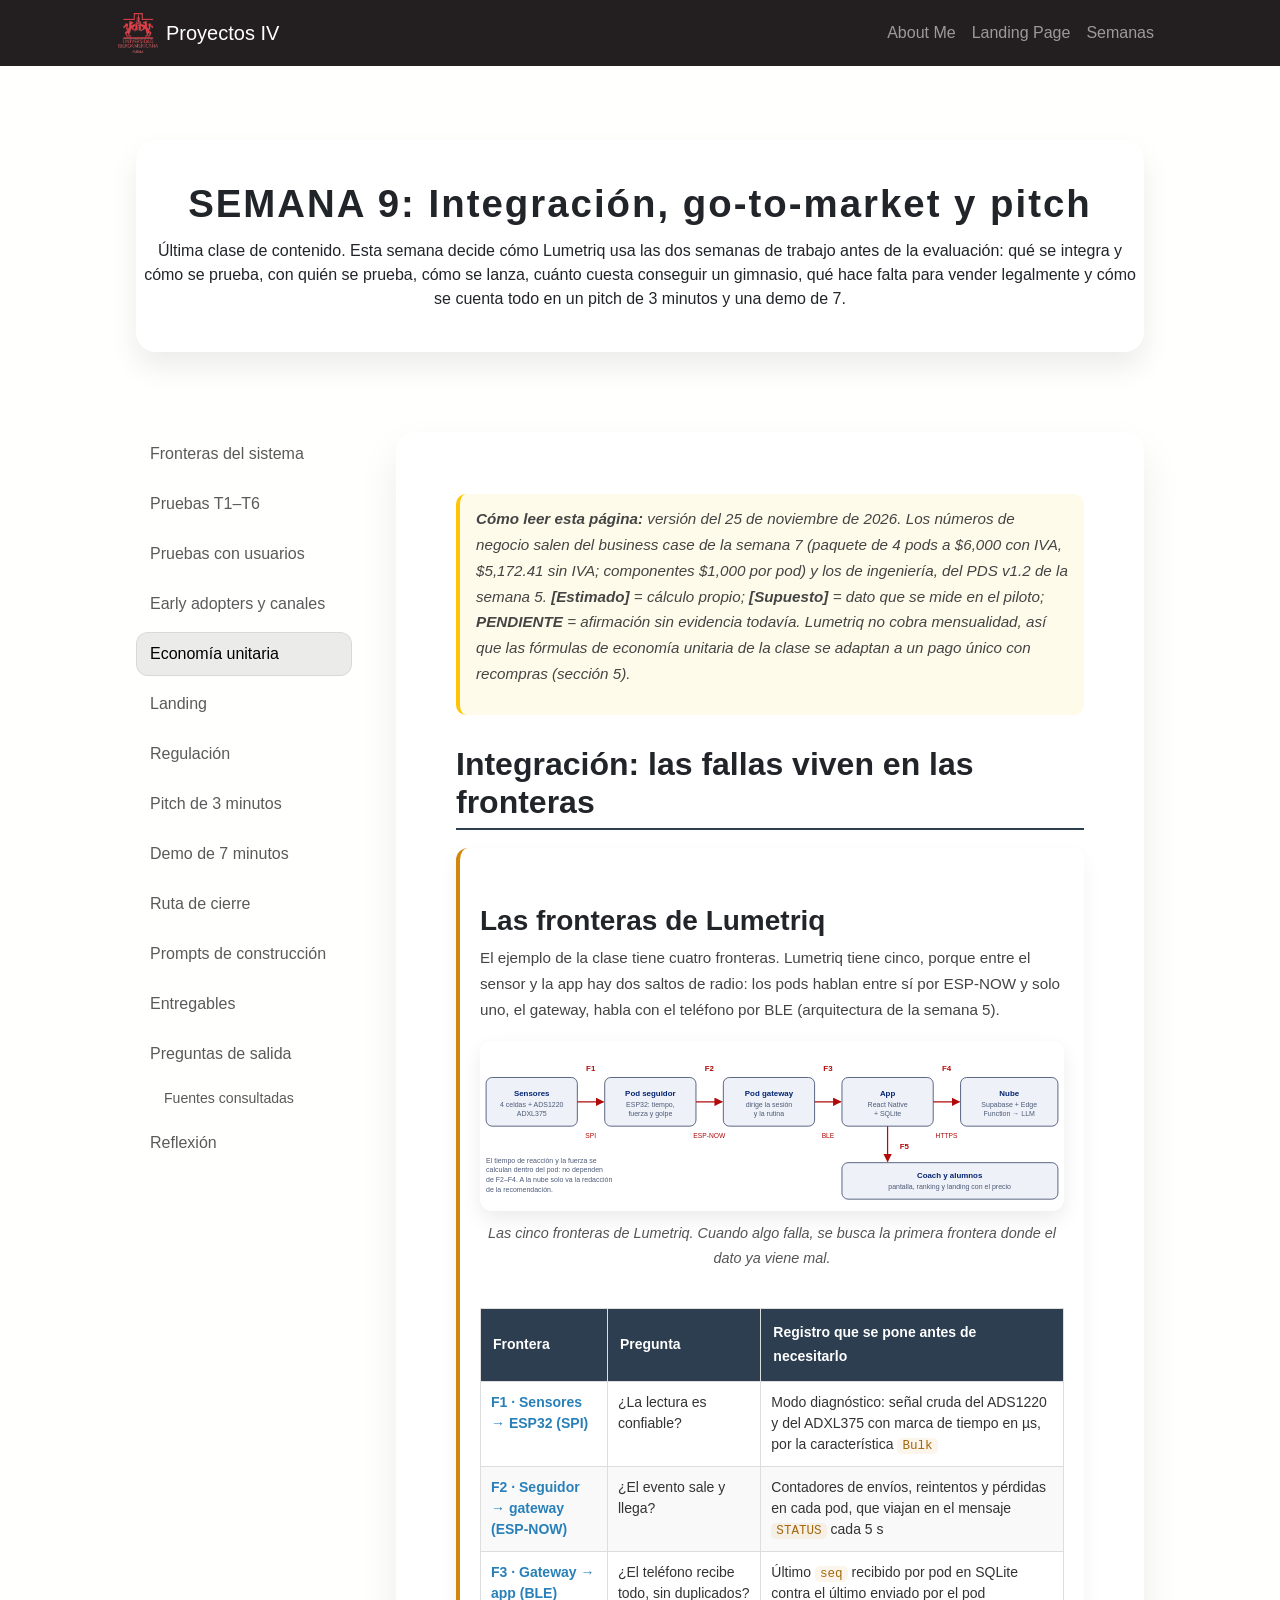
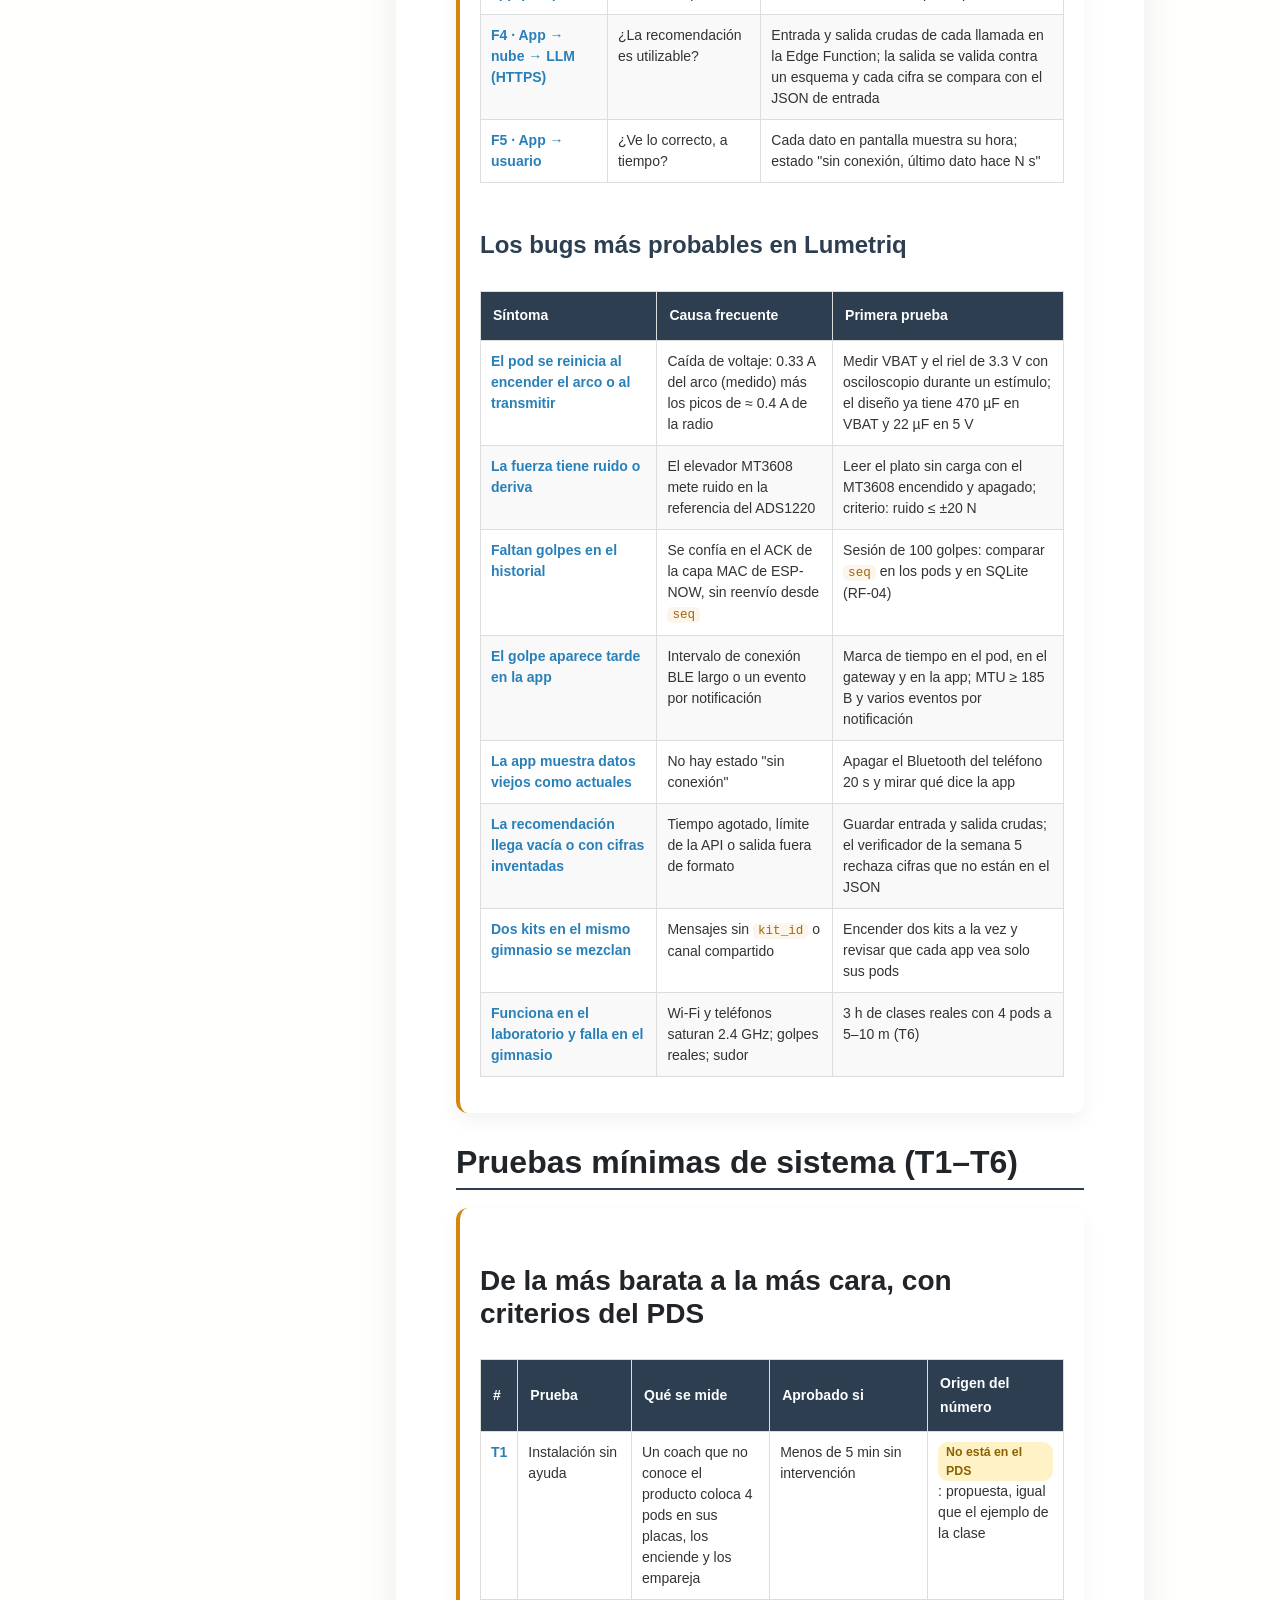
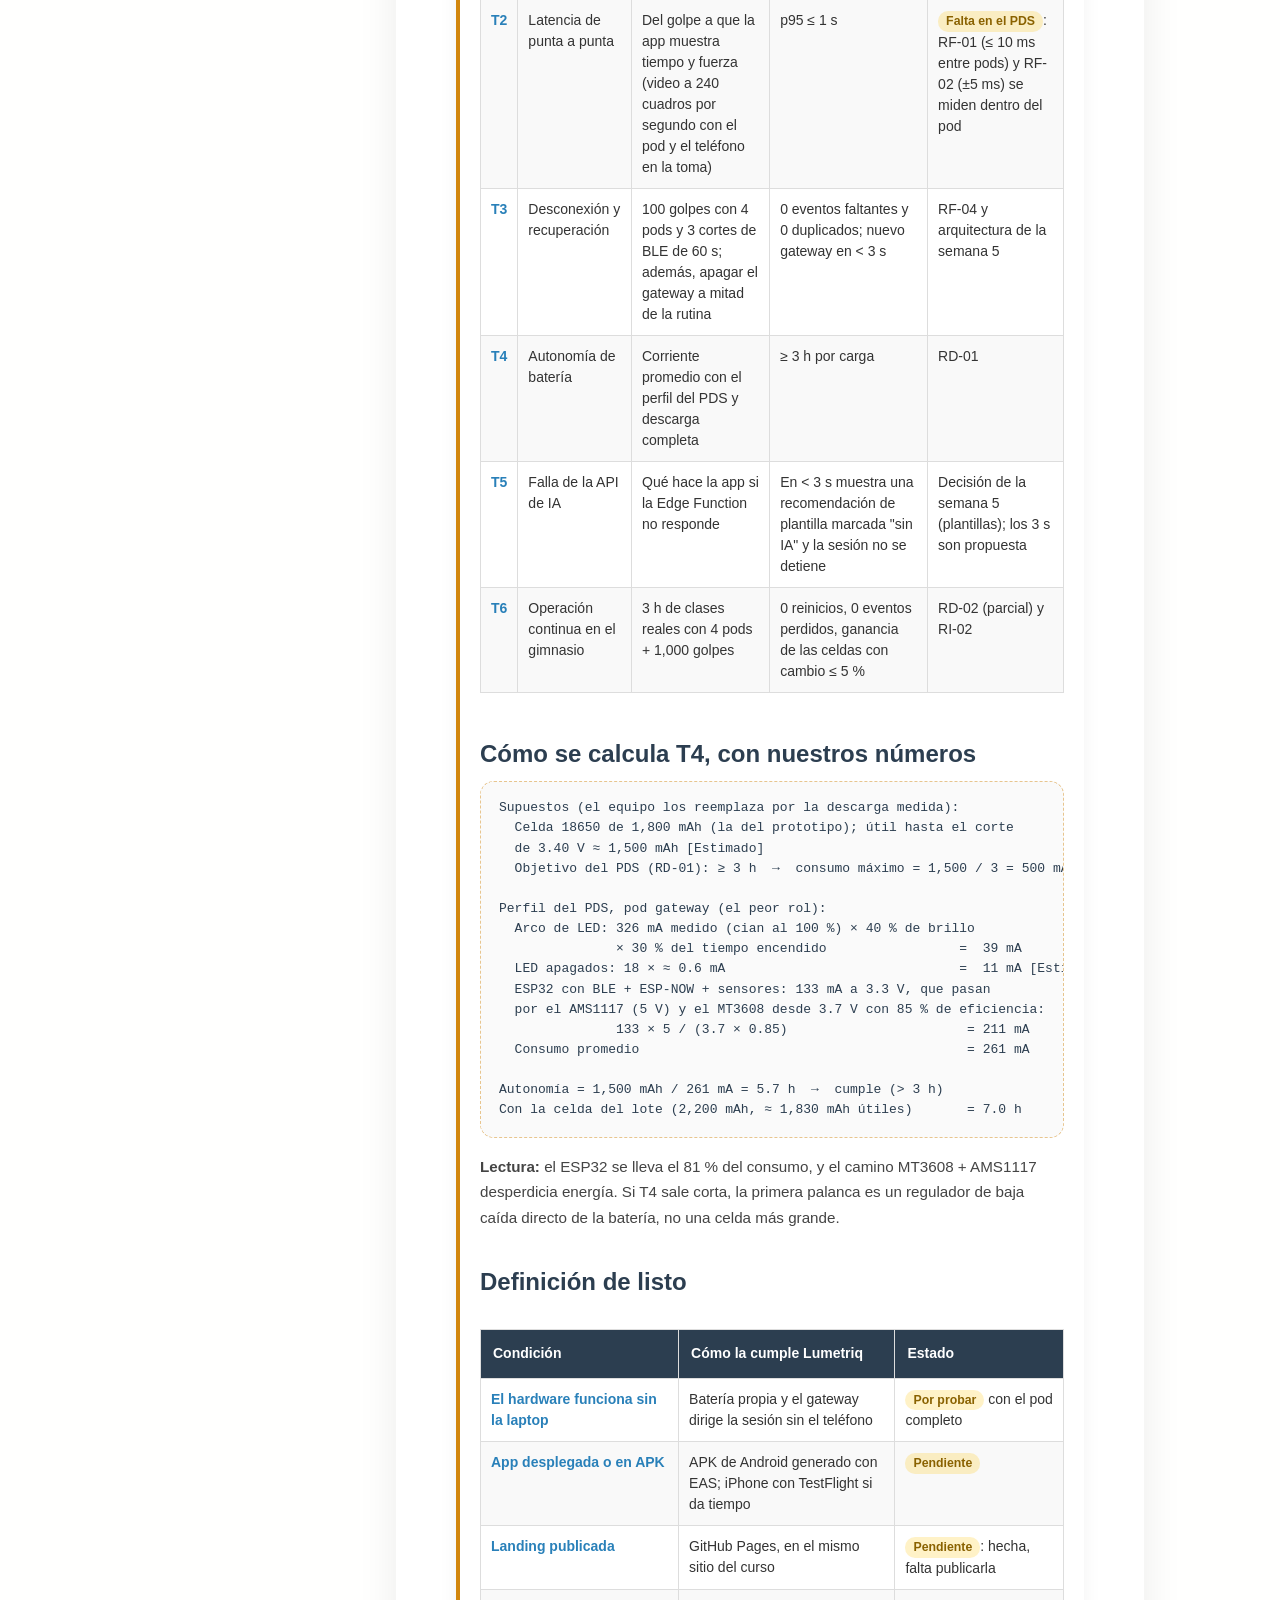
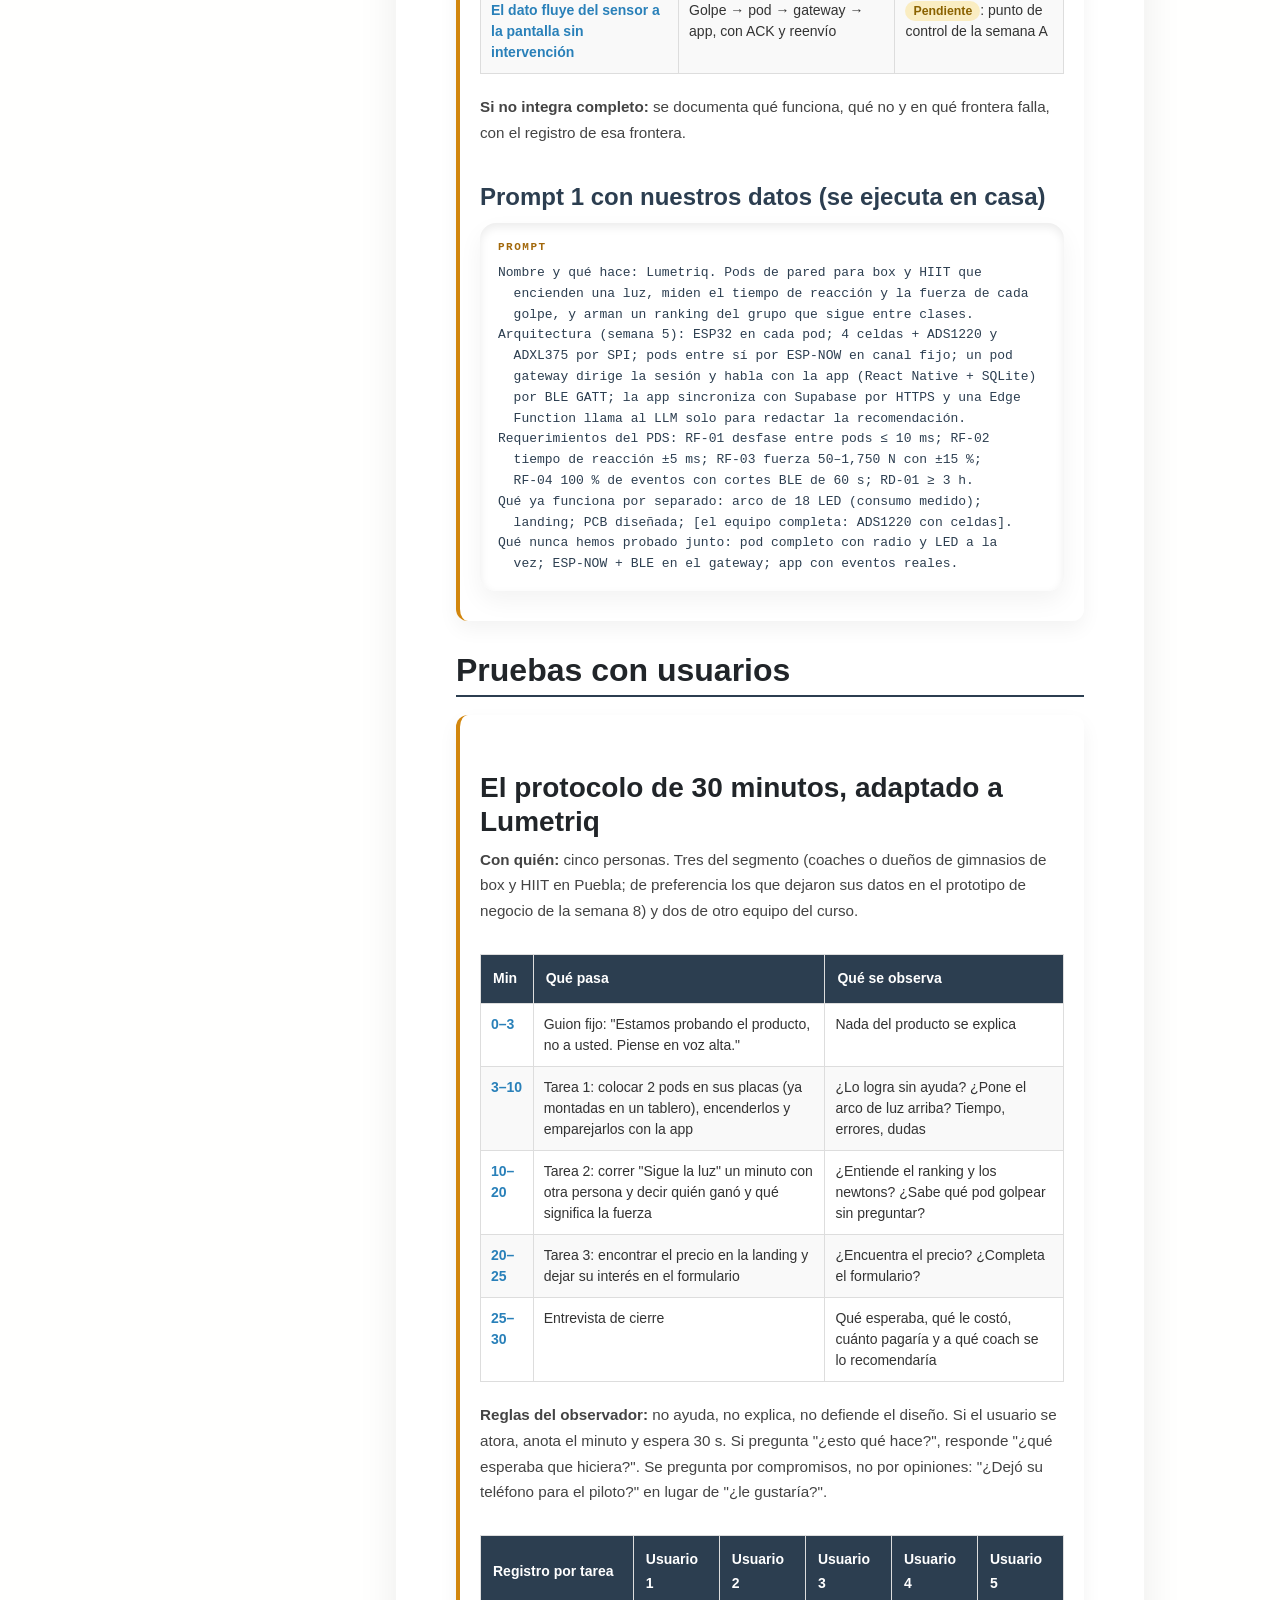
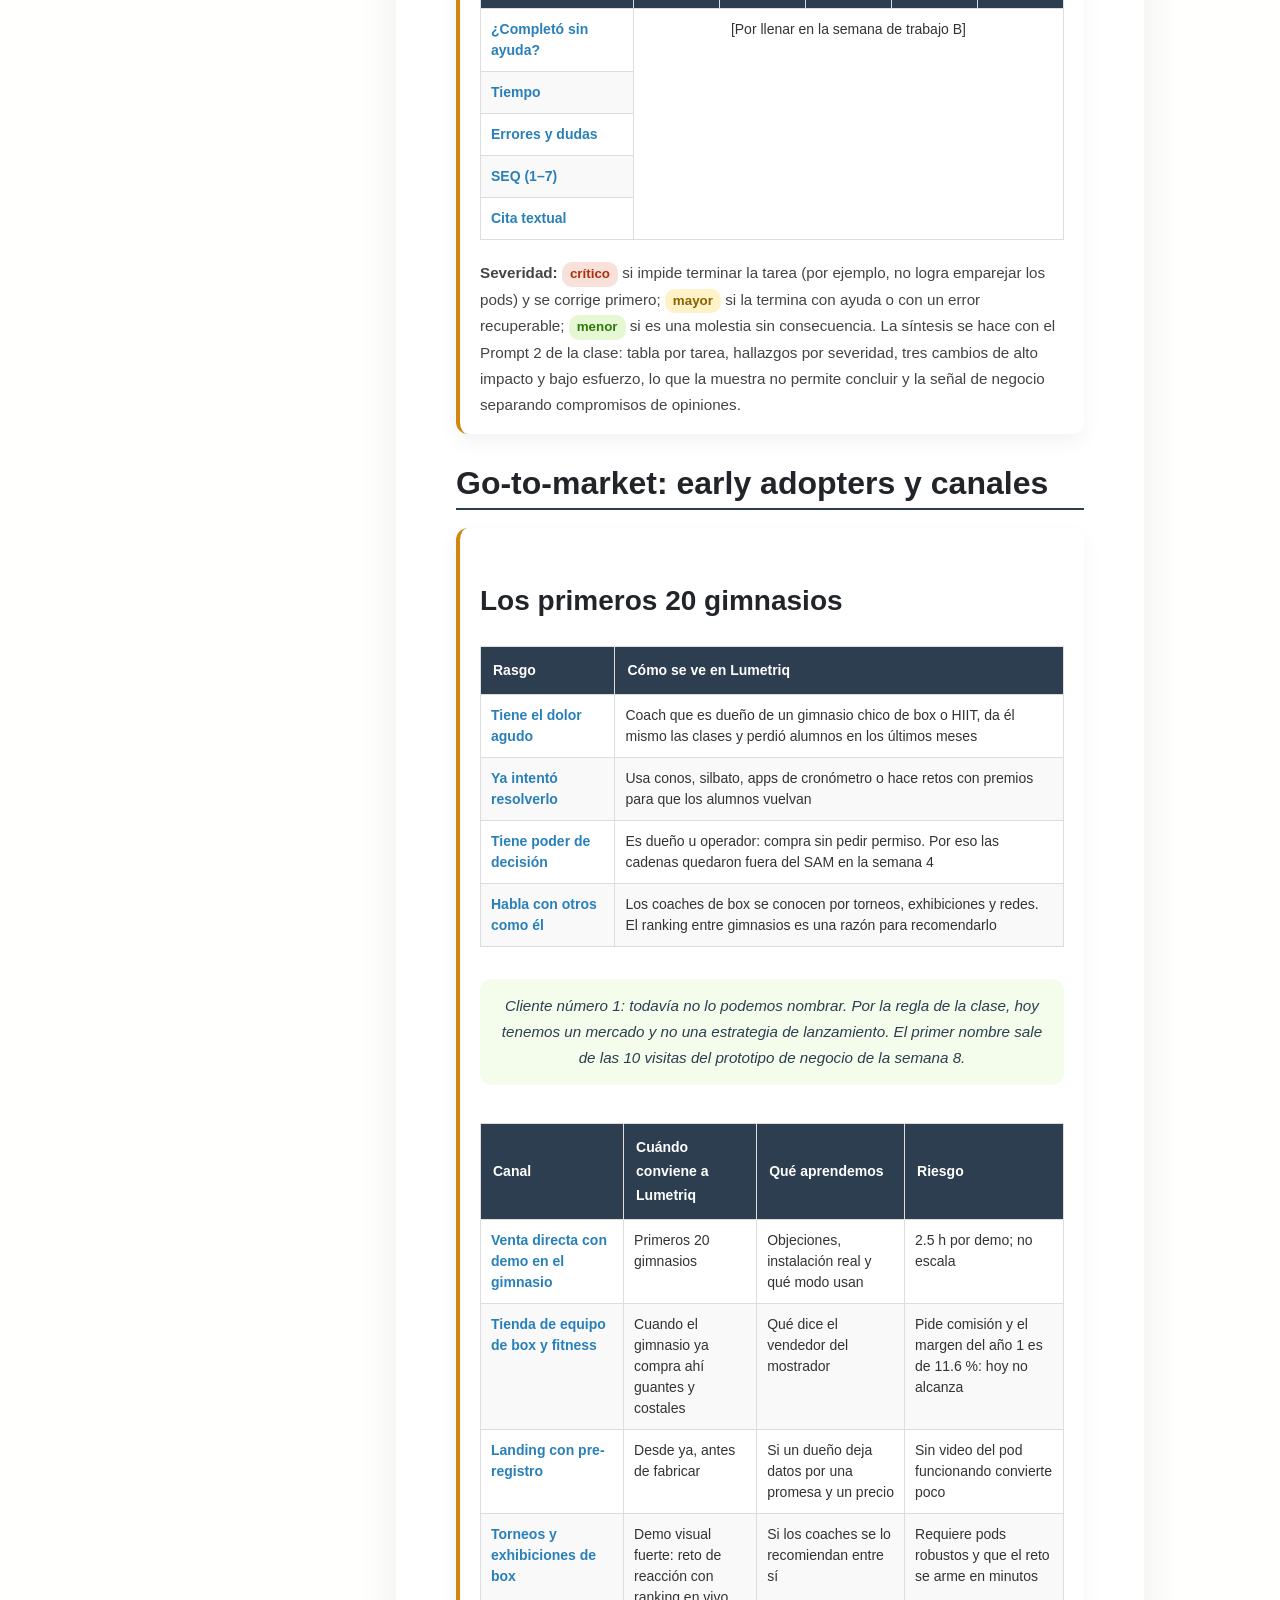
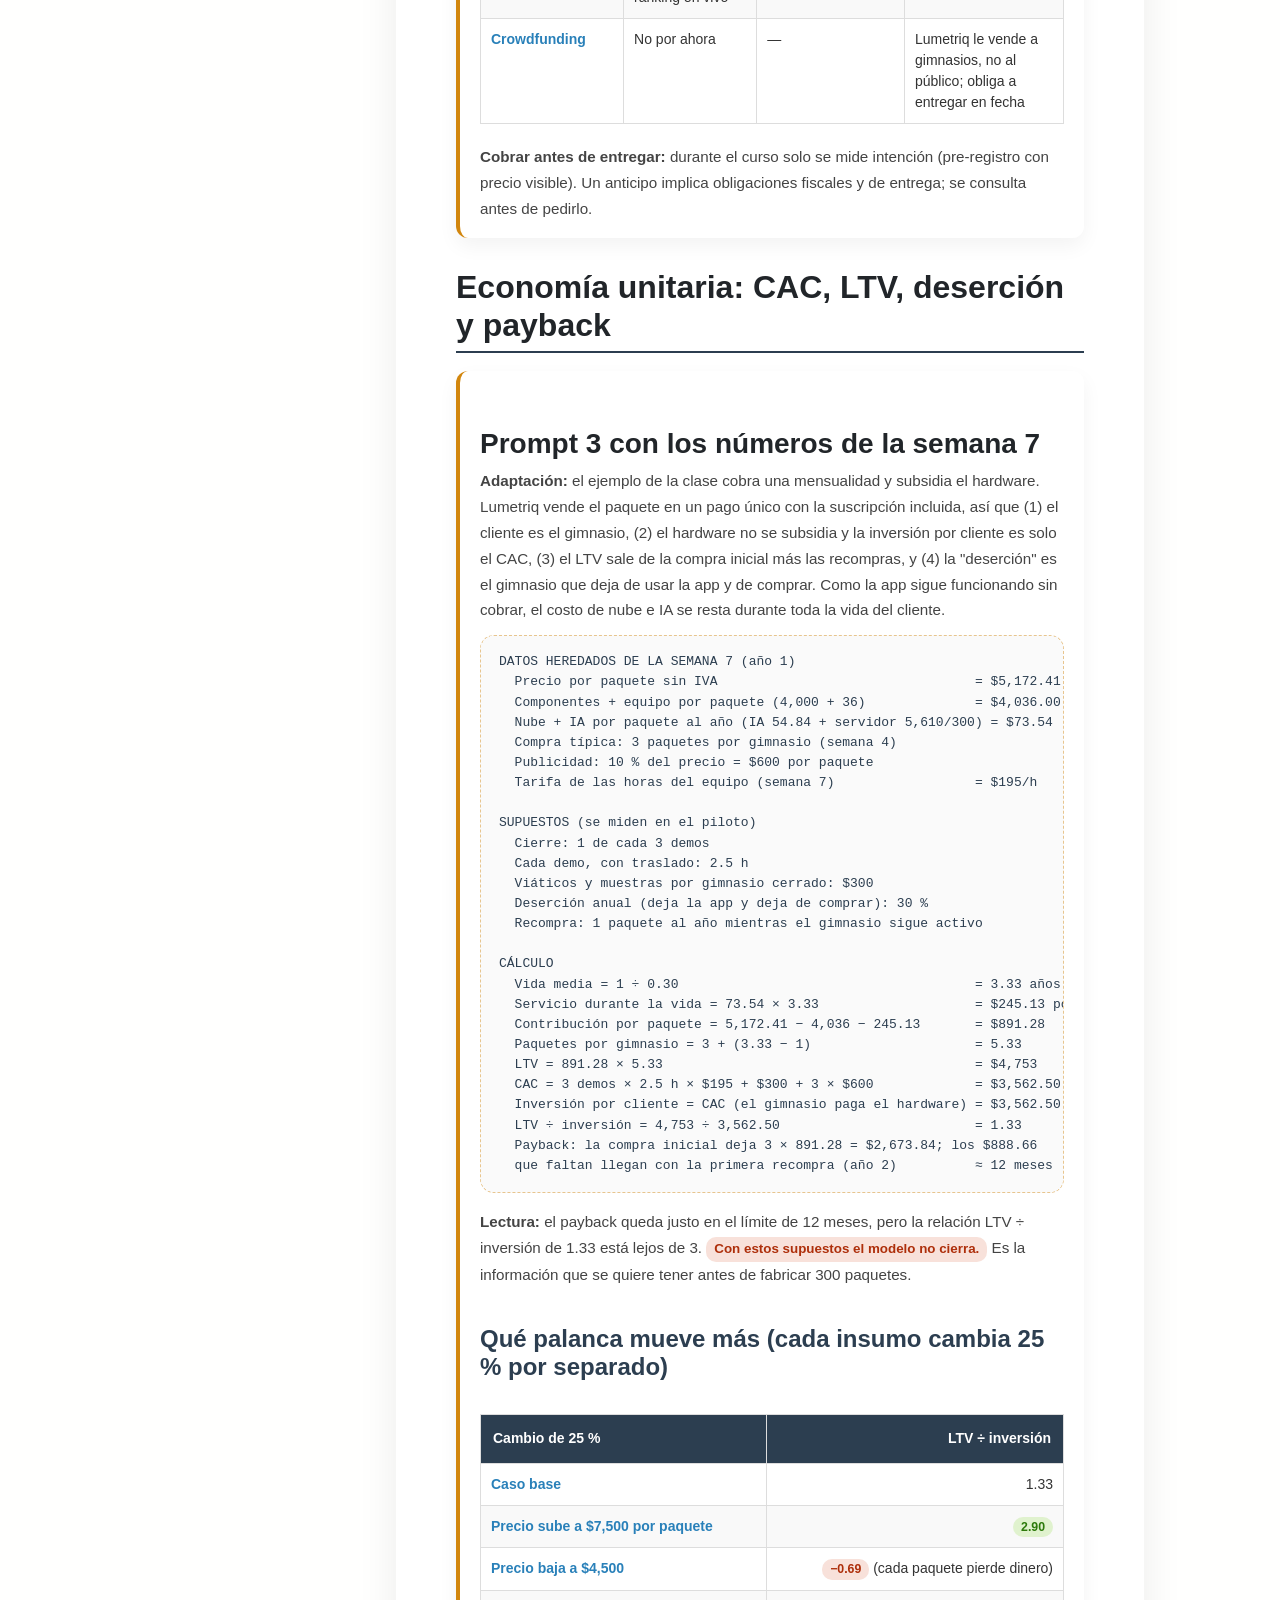
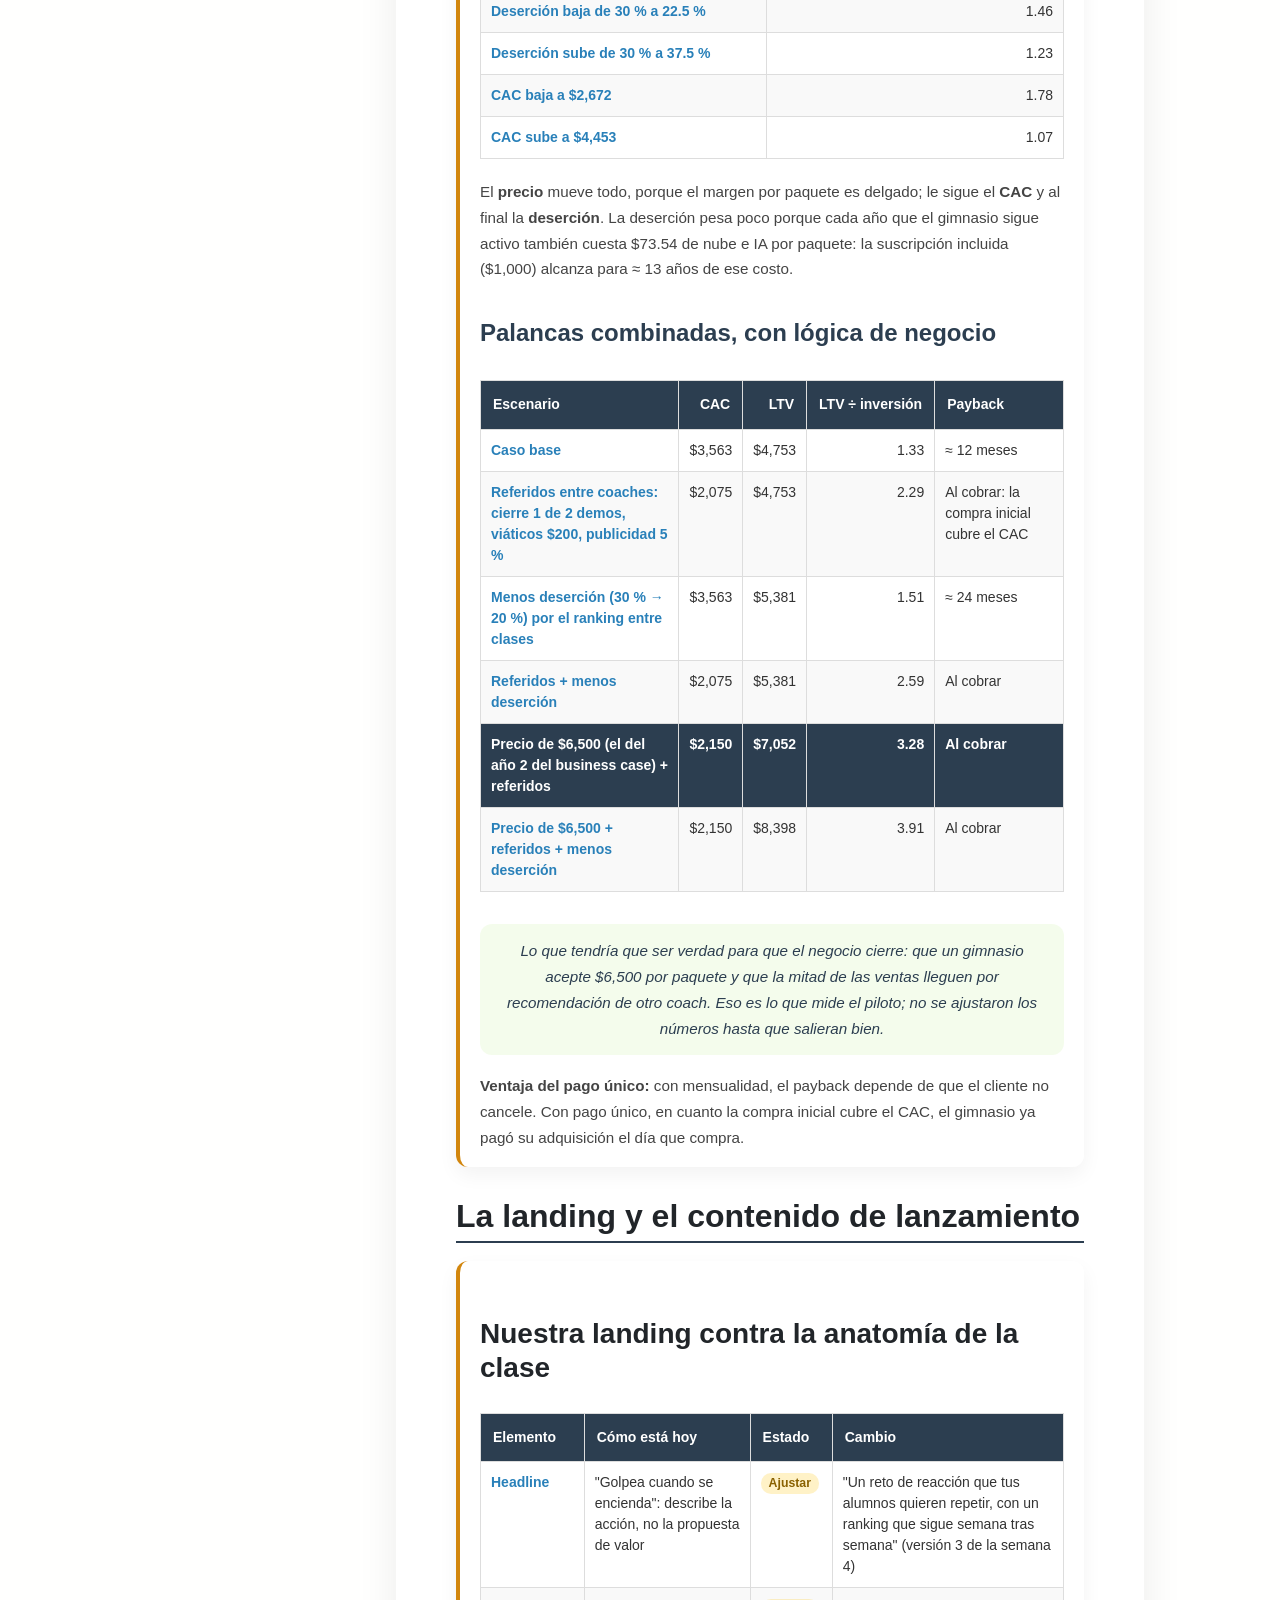
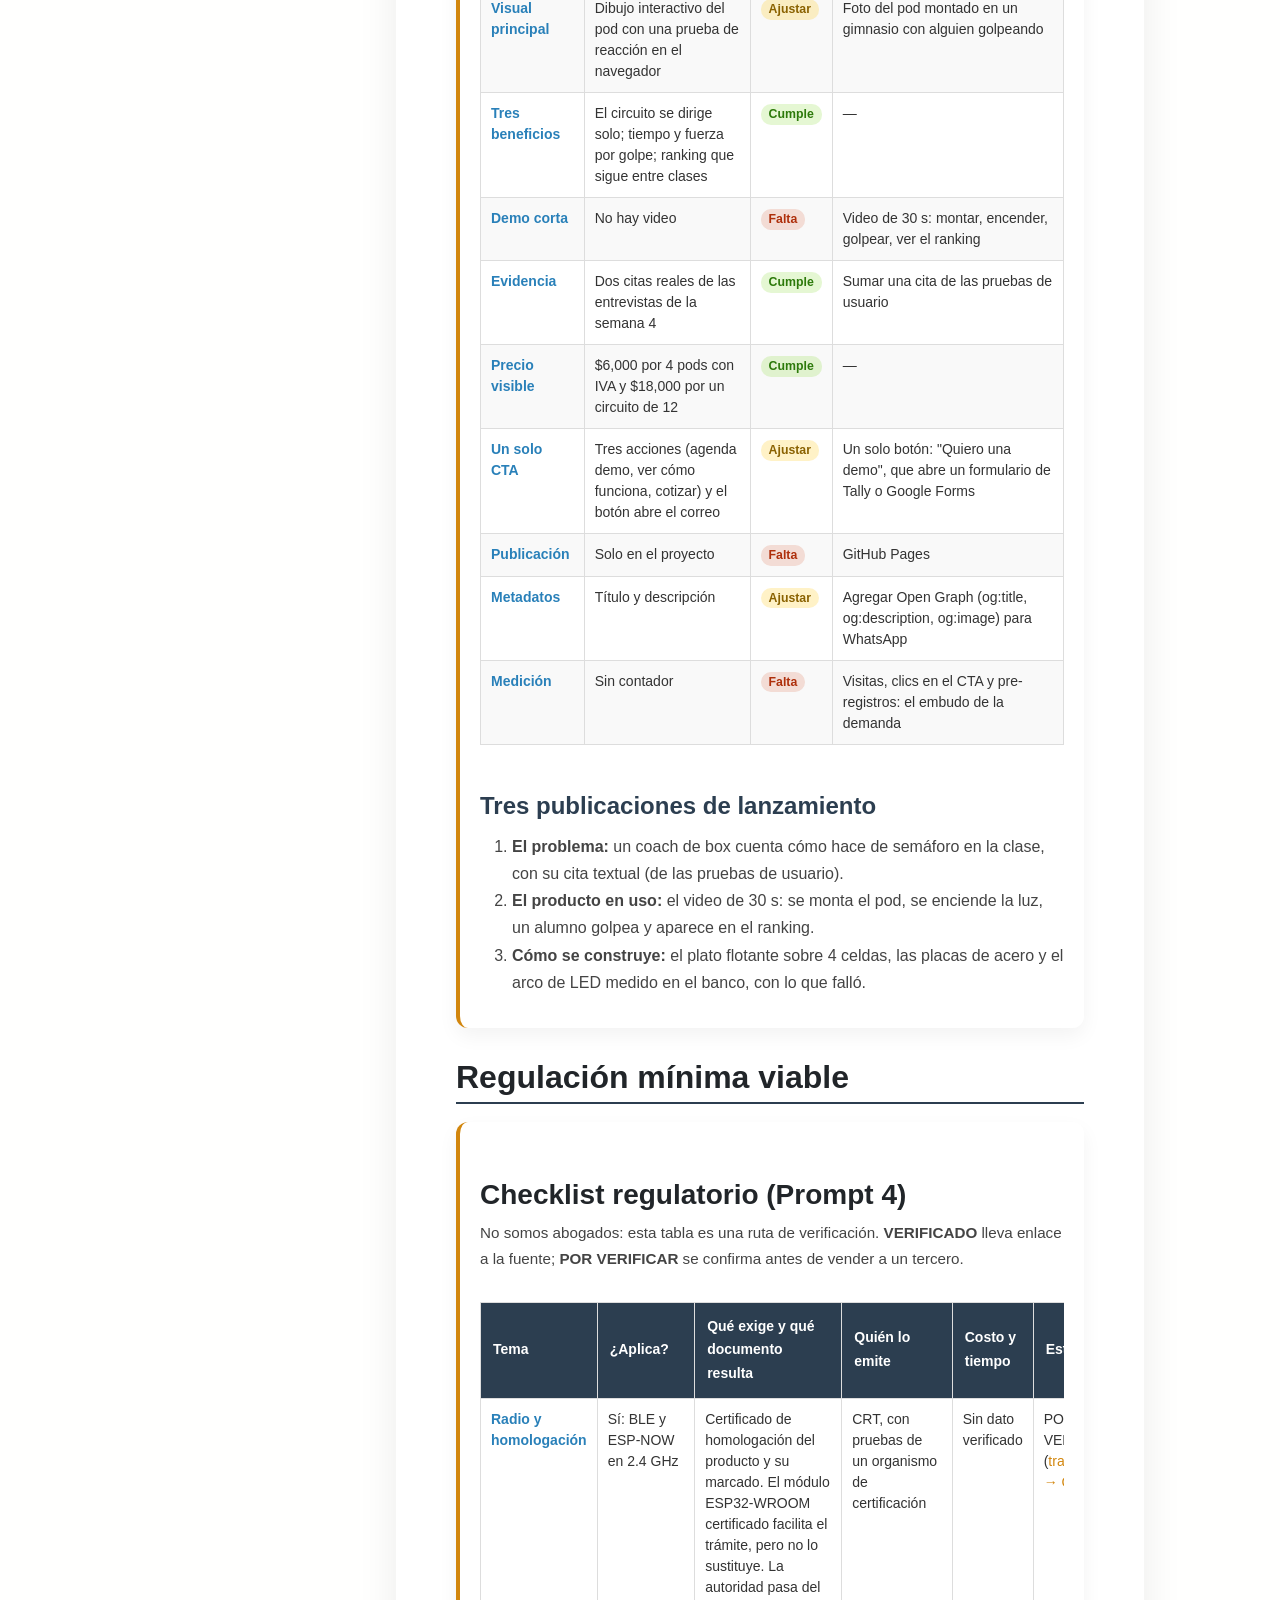
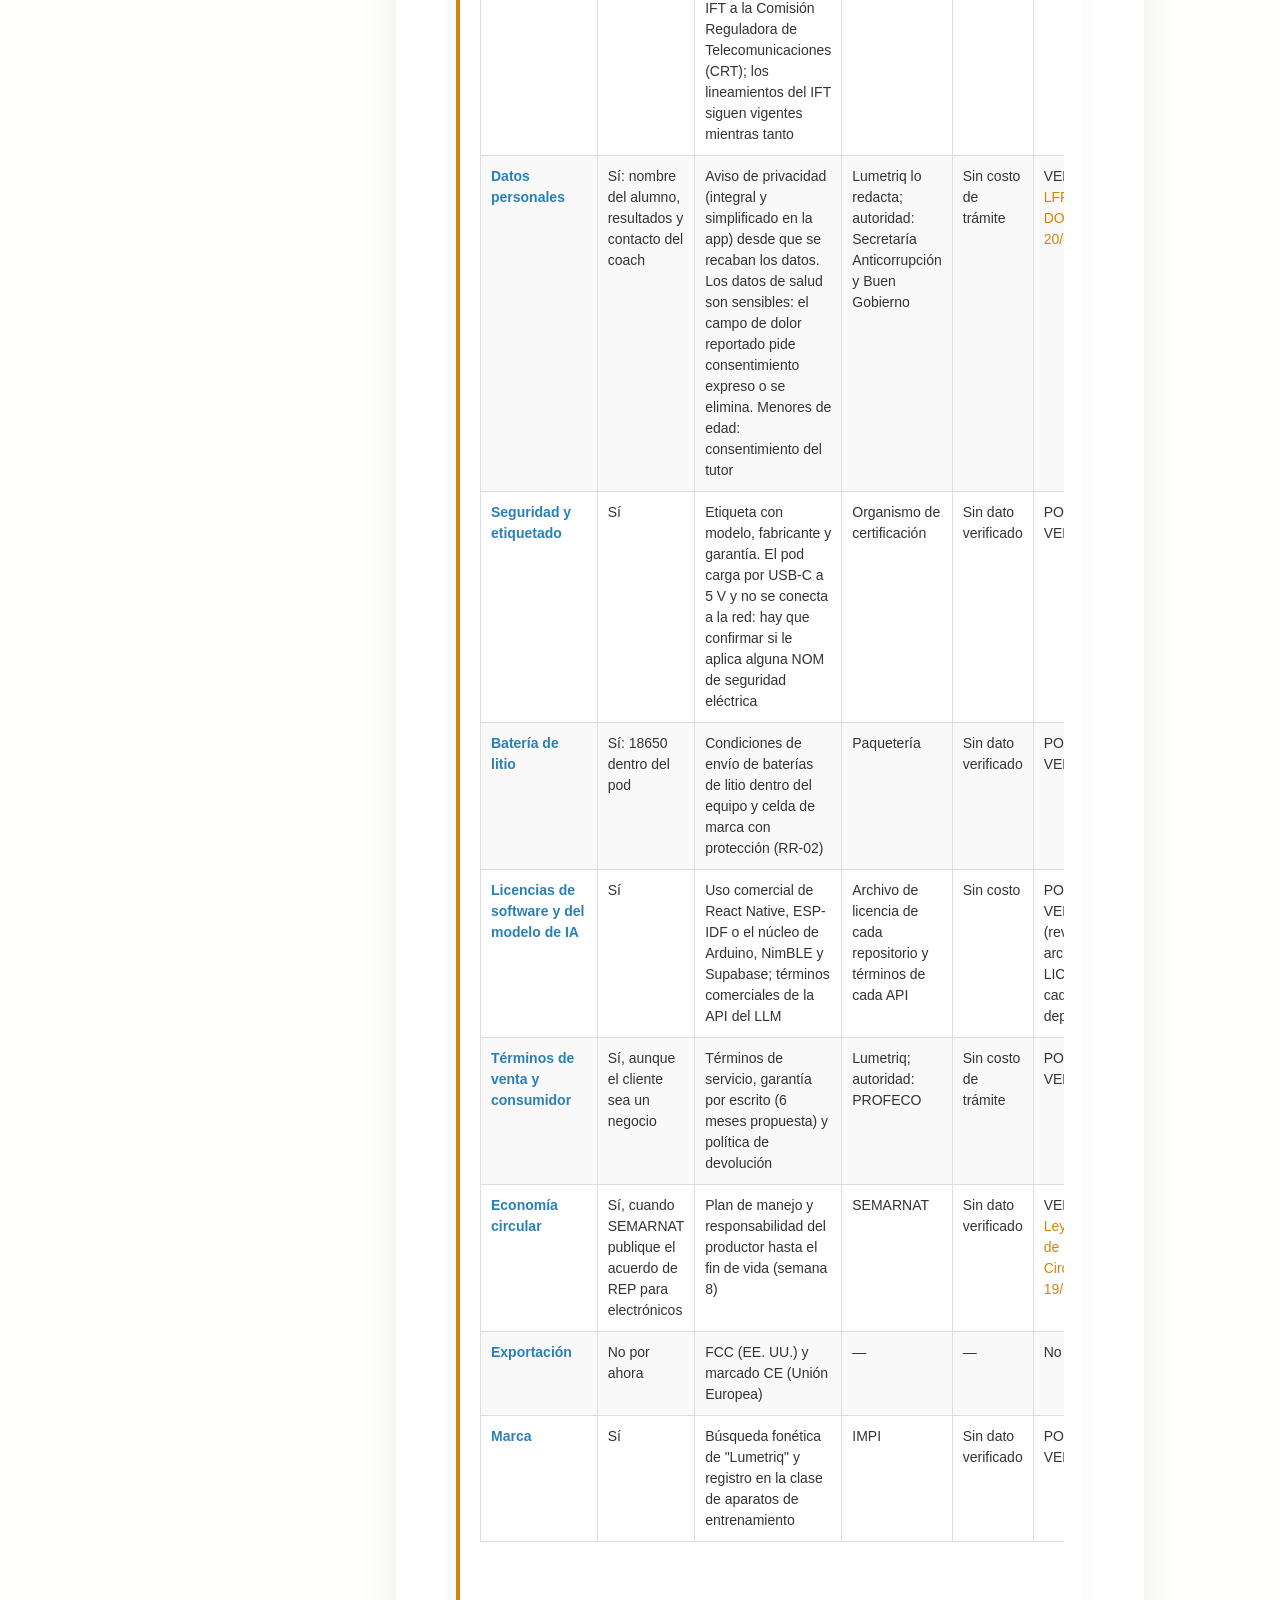
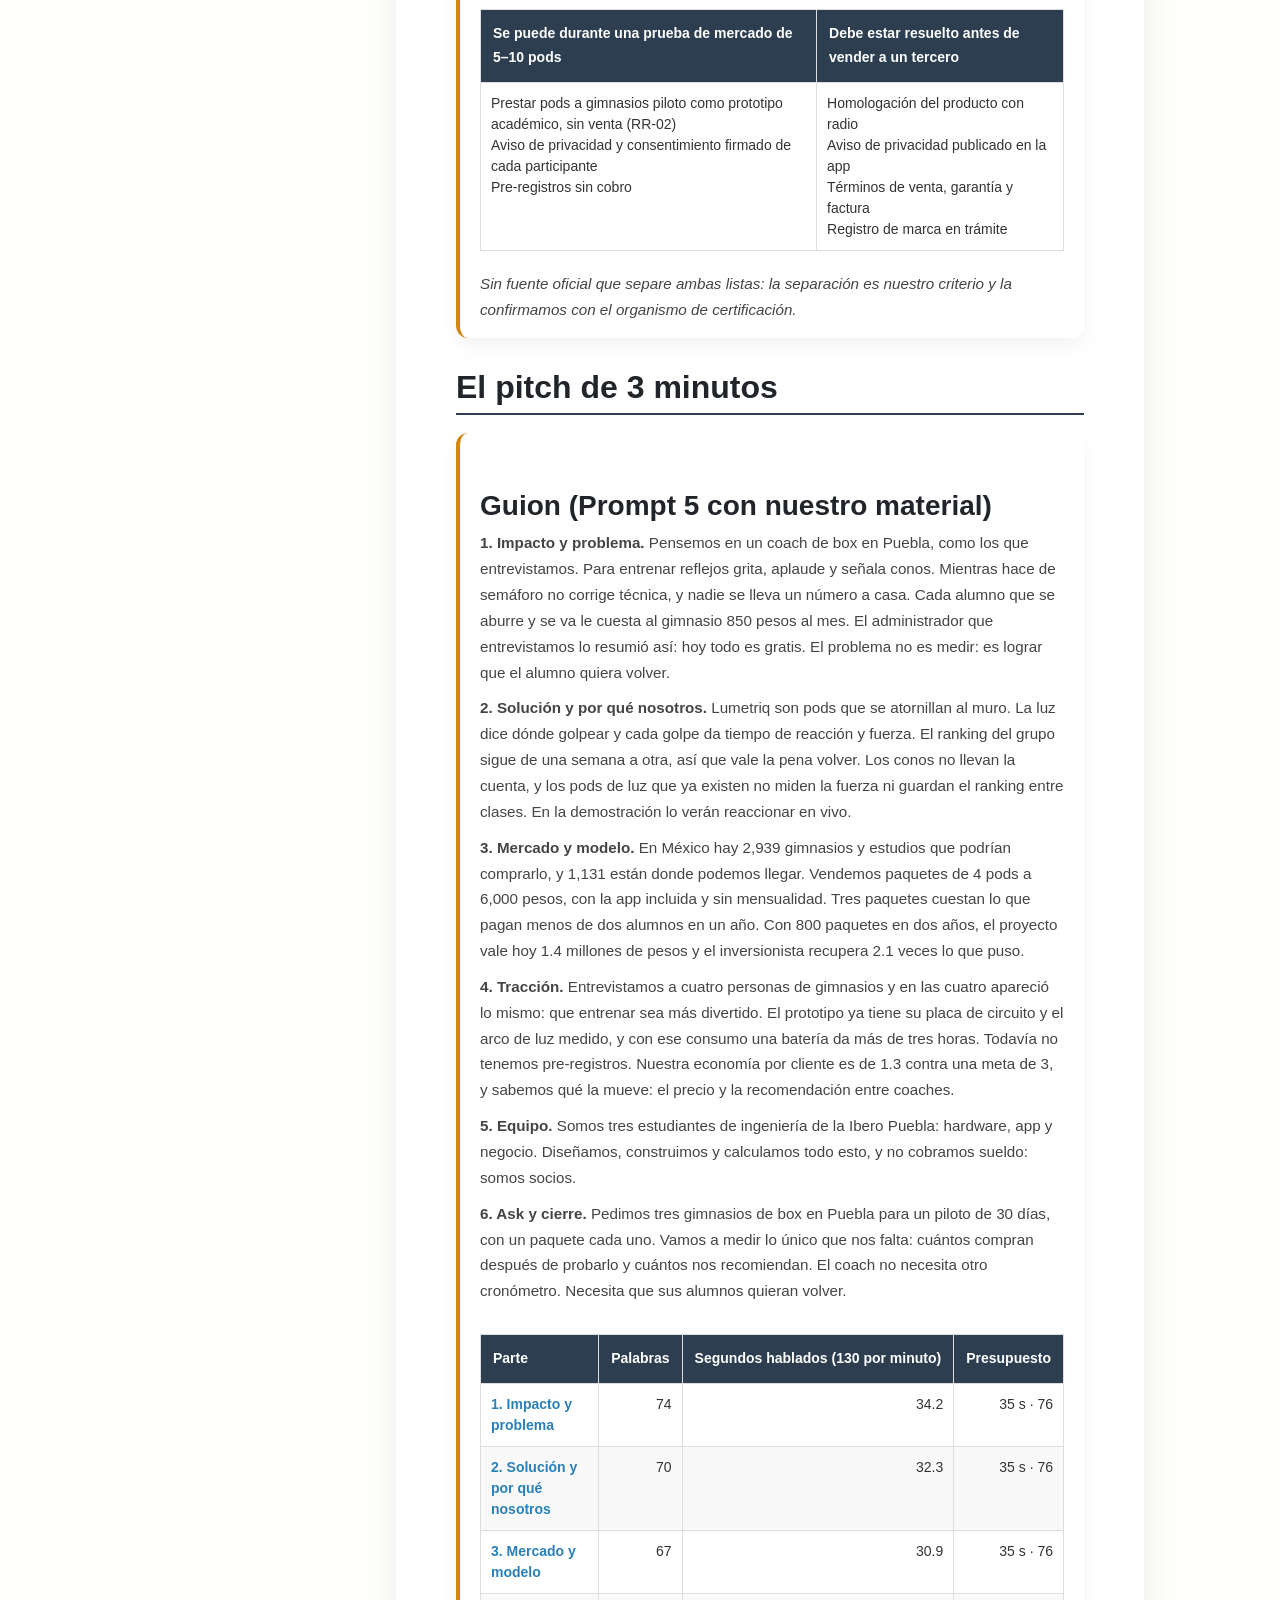
<file: weeks/week9/index.html>
<!DOCTYPE html>
<html lang="en">

<head>
    <meta charset="utf-8" />
    <meta name="viewport" content="width=device-width, initial-scale=1, shrink-to-fit=no" />
    <meta name="contact" content="201265@iberopuebla.mx" />
    <meta name="author" content="Derek Rodríguez Cancino" />
    <title>Semana 9 | Proyectos IV</title>
    <!-- Favicon-->
    <link rel="icon" type="image/x-icon" href="../../assets/fablab.png" />
    <!-- Core theme CSS (includes Bootstrap)-->
    <link href="../../css/styles.css" rel="stylesheet">
    <link href="../../css/faces.css" rel="stylesheet">
    <!-- Estilos propios de la semana 9-->
    <style>
        /* Menú lateral: cabe en pantalla y marca las subsecciones */
        .week-menu { flex-shrink: 0; max-height: calc(100vh - 160px); overflow-y: auto; gap: 6px; padding-right: 4px; }
        .menu-link { padding: 10px 14px; }
        .week-paper { flex: 1; min-width: 0; }
        .menu-link.menu-sub { padding: 6px 14px 6px 28px; font-size: 0.88rem; font-weight: 400; }
        .week-paper h2 { margin-top: 30px; padding-bottom: 6px; border-bottom: 2px solid #2c3e50; }
        .week-paper h4 { scroll-margin-top: 120px; font-weight: 700; color: #2c3e50; margin-bottom: 12px; }
        .week-paper h5.subtitulo { font-family: 'JetBrains Mono', Consolas, monospace; font-size: 0.98rem; font-weight: 600; color: #a2680b; margin: 18px 0 8px; }
        .week-paper h5.subtitulo::before { content: "⦿ "; }

        /* Bloques: separación entre párrafos (faces.css los deja en 0) */
        .command-block p, .yellowcommand-block p, .purpcommand-block p,
        .greencommand-block p, .redcommand-block p { margin-bottom: 10px; }
        .command-block p:last-child, .yellowcommand-block p:last-child, .purpcommand-block p:last-child,
        .greencommand-block p:last-child, .redcommand-block p:last-child { margin-bottom: 0; }

        /* Código en línea (faces.css lo pone en bloque) */
        .week-paper p code, .week-paper li code, .week-paper td code {
            display: inline; font-family: 'JetBrains Mono', Consolas, monospace; font-size: 0.9em;
            color: #a2680b; background: rgba(210, 134, 13, 0.08); padding: 1px 5px; border-radius: 5px; margin: 0;
        }

        /* Diagramas de texto */
        .code-area { margin: 12px 0 16px; overflow-x: auto; }
        .code-area pre { font-size: 13px; line-height: 1.45; color: #2c3e50; white-space: pre; }

        .nota p { font-size: 0.95rem; }
        .tabla-scroll { width: 100%; overflow-x: auto; }

        @media (max-width: 900px) {
            .week-layout { flex-direction: column; }
            .week-menu { position: static; width: 100%; max-height: none; flex-direction: row; flex-wrap: wrap; }
            .menu-link.menu-sub { display: none; }
            .week-paper { padding: 30px 20px; }
        }

        /* Notas, figuras y frases */
        .nota { background: rgba(255, 196, 4, 0.08); padding: 12px 16px; border-left: 4px solid #ffc404; border-radius: 10px; margin: 12px 0 16px; }
        .figura { margin: 18px 0; text-align: center; }
        .figura svg { width: 100%; height: auto; background: #ffffff; border-radius: 12px; box-shadow: 0 8px 20px rgba(0,0,0,0.08); }
        .figura figcaption { font-size: 0.9rem; font-style: italic; color: #555; margin-top: 10px; }
        .frase { font-style: italic; font-size: 1.1rem; text-align: center; color: #2c3e50 !important; padding: 14px 18px; margin: 12px 0 18px !important; border-radius: 12px; background: rgba(112, 210, 13, 0.08); }

        /* Prompts para generar imágenes */
        .prompt-box {
            font-family: 'JetBrains Mono', Consolas, monospace; font-size: 13px; line-height: 1.6; color: #2c3e50;
            padding: 16px 18px; margin: 10px 0 14px; border-radius: 16px; background: rgba(255,255,255,0.55);
            box-shadow: inset 0 4px 10px rgba(0,0,0,0.08), inset 0 -4px 10px rgba(255,255,255,0.6), 0 10px 25px rgba(0,0,0,0.05);
        }
        .prompt-box::before { content: "PROMPT"; display: block; font-size: 11px; font-weight: 700; letter-spacing: 1.5px; color: #a2680b; margin-bottom: 6px; }


        .reflexion p { line-height: 1.8; }
        .prompt-box { white-space: pre-wrap; overflow-x: auto; }

        /* Etiquetas Cumple / Parcial / Falta */
        .ok, .no, .mid { display: inline-block; padding: 1px 8px; border-radius: 10px; font-weight: 700; font-size: 0.88em; }
        .ok  { background: rgba(112, 210, 13, 0.18); color: #2d7a0b; }
        .no  { background: rgba(210, 56, 13, 0.15); color: #ae2f0b; }
        .mid { background: rgba(255, 196, 4, 0.22); color: #8a6200; }

        /* Costos D/F/S */
        .tag-d, .tag-f, .tag-s { font-weight: 700; text-align: center; }
        span.tag-d, span.tag-f, span.tag-s { display: inline-block; min-width: 24px; padding: 0 6px; border-radius: 6px; }
        .tag-d { color: #ffffff !important; background: #d2860d; }
        .tag-f { color: #17708a !important; background: rgba(28, 197, 235, 0.16); }
        .tag-s { color: #555 !important; background: #e6e9ed; }

        /* Números y totales */
        .material-table .num { text-align: right; font-variant-numeric: tabular-nums; white-space: nowrap; }
        .material-table tr.tot td { background: #2c3e50; color: #ffffff; font-weight: 700; }
        .material-table tr.tot td b { color: #ffffff; }

        /* Cálculos paso a paso */
        .calc {
            font-family: 'JetBrains Mono', Consolas, monospace; font-size: 13px; line-height: 1.55; color: #2c3e50;
            white-space: pre; overflow-x: auto; padding: 16px 18px; margin: 12px 0 16px; border-radius: 14px;
            background: #fafafa; border: 1px dashed rgba(210, 134, 13, 0.45);
        }
        .prompt-box.resultado { border: 1px solid rgba(112, 210, 13, 0.45); }
        .prompt-box.resultado::before { content: "RESULTADO DEL PROMPT"; color: #3d7a0b; }
        span.tag-d { color: #ffffff !important; background: #d2860d; }
        td.tag-d { color: #a2680b !important; background: rgba(210, 134, 13, 0.16); }

        /* Negativos, tarjetas de cifras, flujo y descarga */
        .material-table td.num.neg { color: #ae2f0b; }
        .material-table tr.tot td.num.neg { color: #ffb3a0; }
        .chips { display: flex; flex-wrap: wrap; gap: 12px; margin: 14px 0 16px; }
        .chip { flex: 1 1 160px; padding: 12px 14px; border-radius: 14px; background: rgba(255,255,255,0.85); box-shadow: 0 6px 16px rgba(0,0,0,0.07); border-top: 3px solid #d2860d; }
        .chip b { display: block; font-size: 1.35rem; color: #2c3e50; }
        .chip span { display: block; font-size: 0.85rem; color: #555; line-height: 1.4; }
        .material-table.flujo { font-size: 12px; }
        .material-table.flujo td, .material-table.flujo th { padding: 6px 7px; }
        .material-table.flujo td.material-tag { white-space: nowrap; position: sticky; left: 0; background: #ffffff; }
        .material-table.flujo tr.tot td.material-tag { background: #2c3e50; color: #ffffff; }
        .descarga { display: inline-block; padding: 10px 22px; border-radius: 12px; background: #2c3e50; color: #ffffff !important; font-weight: 700; letter-spacing: 0.5px; text-decoration: none; box-shadow: 0 8px 20px rgba(0,0,0,0.12); }
        .descarga:hover { background: #d2860d; }
        /* Semana 8 y 9: etiquetas de los formatos del taller */
        .prompt-box.plan::before { content: "PLAN DE PROTOTIPADO"; color: #17708a; }
        .prompt-box.reporte::before { content: "REPORTE DE PROTOTIPO"; color: #3d7a0b; }
        .prompt-box.plan { border: 1px solid rgba(28, 197, 235, 0.45); }
        .prompt-box.reporte { border: 1px solid rgba(112, 210, 13, 0.45); }
        .prompt-box.dato::before { content: "FORMATO DEL DATO (EVT)"; color: #17708a; }
    </style>
</head>

<body class="d-flex flex-column h-100" style="background-color:#fffffe">
    <main class="flex-shrink-0">
        <!-- Navigation-->

        <nav class="navbar navbar-expand-lg navbar-dark bg-dark fixed-top">
                <div class="container px-5">
                    <!--<a class="navbar-brand">Fab Academy</a>-->
                    <a class="navbar-brand d-flex align-items-center" href="../../">
                        <img src="../../assets/fablab.png" alt="FabLab Logo" width="40"height="40" class="me-2"> Proyectos IV </a>
                    <button class="navbar-toggler" type="button" data-bs-toggle="collapse" data-bs-target="#navbarSupportedContent" aria-controls="navbarSupportedContent" aria-expanded="false" aria-label="Toggle navigation"><span class="navbar-toggler-icon"></span></button>
                    <div class="collapse navbar-collapse" id="navbarSupportedContent">
                        <ul class="navbar-nav ms-auto mb-2 mb-lg-0">                   
                            <li class="nav-item"><a class="nav-link" href="../../index.html#yo">About Me</a></li>
                            <li class="nav-item"><a class="nav-link" href="https://kamilgallardo.github.io/PROYECTOS_IV/final-project.html">Landing Page</a></li>
                            <li class="nav-item"><a class="nav-link" href="../../index.html#practicas">Semanas</a></li>
                        </ul>
                    </div>
                </div>
            </nav>

        <section class="week-header">
            <div class="week-glass">
                <h1>SEMANA 9: Integración, go-to-market y pitch</h1>
                <div>Última clase de contenido. Esta semana decide cómo Lumetriq usa las dos semanas de trabajo antes de la evaluación: qué se integra y cómo se prueba, con quién se prueba, cómo se lanza, cuánto cuesta conseguir un gimnasio, qué hace falta para vender legalmente y cómo se cuenta todo en un pitch de 3 minutos y una demo de 7.</div>
            </div>
        </section>

    <!-- Seccion de CONTENIDO-->
        <section class="week-content">
            <div class="week-layout">
                <aside class="week-menu">
                    <a href="#UNO" class="menu-link">Fronteras del sistema</a>
                    <a href="#DOS" class="menu-link">Pruebas T1–T6</a>
                    <a href="#TRES" class="menu-link">Pruebas con usuarios</a>
                    <a href="#CUATRO" class="menu-link">Early adopters y canales</a>
                    <a href="#CINCO" class="menu-link">Economía unitaria</a>
                    <a href="#SEIS" class="menu-link">Landing</a>
                    <a href="#SIETE" class="menu-link">Regulación</a>
                    <a href="#OCHO" class="menu-link">Pitch de 3 minutos</a>
                    <a href="#NUEVE" class="menu-link">Demo de 7 minutos</a>
                    <a href="#DIEZ" class="menu-link">Ruta de cierre</a>
                    <a href="#ONCE" class="menu-link">Prompts de construcción</a>
                    <a href="#ENT" class="menu-link">Entregables</a>
                    <a href="#SALIDA" class="menu-link">Preguntas de salida</a>
                    <a href="#SALIDA-1" class="menu-link menu-sub">Fuentes consultadas</a>
                    <a href="#Learning" class="menu-link">Reflexión</a>
                </aside>

                <div class="week-paper">

    <div class="nota">
        <p><i><b>Cómo leer esta página:</b> versión del 25 de noviembre de 2026. Los números de negocio salen del business case de la semana 7 (paquete de 4 pods a $6,000 con IVA, $5,172.41 sin IVA; componentes $1,000 por pod) y los de ingeniería, del PDS v1.2 de la semana 5. <b>[Estimado]</b> = cálculo propio; <b>[Supuesto]</b> = dato que se mide en el piloto; <b>PENDIENTE</b> = afirmación sin evidencia todavía. Lumetriq no cobra mensualidad, así que las fórmulas de economía unitaria de la clase se adaptan a un pago único con recompras (sección 5).</i></p>
    </div>

    <!-- ===================== 1. FRONTERAS ===================== -->
    <h2 id="UNO">Integración: las fallas viven en las fronteras</h2>
   <div class="command-block">
    <h3>Las fronteras de Lumetriq</h3>
    <p>El ejemplo de la clase tiene cuatro fronteras. Lumetriq tiene cinco, porque entre el sensor y la app hay dos saltos de radio: los pods hablan entre sí por ESP-NOW y solo uno, el gateway, habla con el teléfono por BLE (arquitectura de la semana 5).</p>
    <figure class="figura">
        <svg viewBox="0 0 960 280" xmlns="http://www.w3.org/2000/svg" role="img" aria-label="Cadena de cinco fronteras: sensores, pod seguidor, pod gateway, app, nube con IA, y pantalla del usuario">
            <style>
                .bx { fill: #eef1f7; stroke: #4d5a78; stroke-width: 1.5; }
                .bt { font: bold 13px Arial, sans-serif; fill: #032472; }
                .bs { font: 11.5px Arial, sans-serif; fill: #4d5a78; }
                .fl { font: bold 13px Arial, sans-serif; fill: #b10a0a; }
                .fs { font: 11px Arial, sans-serif; fill: #b10a0a; }
                .ar { stroke: #b10a0a; stroke-width: 2; fill: none; }
            </style>
            <defs><marker id="m" viewBox="0 0 10 10" refX="9" refY="5" markerWidth="7" markerHeight="7" orient="auto"><path d="M0 0 L10 5 L0 10 z" fill="#b10a0a"></path></marker></defs>
            <rect class="bx" x="10" y="60" width="150" height="80" rx="10"></rect>
            <text class="bt" x="85" y="90" text-anchor="middle">Sensores</text>
            <text class="bs" x="85" y="108" text-anchor="middle">4 celdas + ADS1220</text>
            <text class="bs" x="85" y="124" text-anchor="middle">ADXL375</text>
            <rect class="bx" x="205" y="60" width="150" height="80" rx="10"></rect>
            <text class="bt" x="280" y="90" text-anchor="middle">Pod seguidor</text>
            <text class="bs" x="280" y="108" text-anchor="middle">ESP32: tiempo,</text>
            <text class="bs" x="280" y="124" text-anchor="middle">fuerza y golpe</text>
            <rect class="bx" x="400" y="60" width="150" height="80" rx="10"></rect>
            <text class="bt" x="475" y="90" text-anchor="middle">Pod gateway</text>
            <text class="bs" x="475" y="108" text-anchor="middle">dirige la sesión</text>
            <text class="bs" x="475" y="124" text-anchor="middle">y la rutina</text>
            <rect class="bx" x="595" y="60" width="150" height="80" rx="10"></rect>
            <text class="bt" x="670" y="90" text-anchor="middle">App</text>
            <text class="bs" x="670" y="108" text-anchor="middle">React Native</text>
            <text class="bs" x="670" y="124" text-anchor="middle">+ SQLite</text>
            <rect class="bx" x="790" y="60" width="160" height="80" rx="10"></rect>
            <text class="bt" x="870" y="90" text-anchor="middle">Nube</text>
            <text class="bs" x="870" y="108" text-anchor="middle">Supabase + Edge</text>
            <text class="bs" x="870" y="124" text-anchor="middle">Function → LLM</text>
            <line class="ar" x1="160" y1="100" x2="203" y2="100" marker-end="url(#m)"></line>
            <text class="fl" x="182" y="50" text-anchor="middle">F1</text><text class="fs" x="182" y="160" text-anchor="middle">SPI</text>
            <line class="ar" x1="355" y1="100" x2="398" y2="100" marker-end="url(#m)"></line>
            <text class="fl" x="377" y="50" text-anchor="middle">F2</text><text class="fs" x="377" y="160" text-anchor="middle">ESP-NOW</text>
            <line class="ar" x1="550" y1="100" x2="593" y2="100" marker-end="url(#m)"></line>
            <text class="fl" x="572" y="50" text-anchor="middle">F3</text><text class="fs" x="572" y="160" text-anchor="middle">BLE</text>
            <line class="ar" x1="745" y1="100" x2="788" y2="100" marker-end="url(#m)"></line>
            <text class="fl" x="767" y="50" text-anchor="middle">F4</text><text class="fs" x="767" y="160" text-anchor="middle">HTTPS</text>
            <rect class="bx" x="595" y="200" width="355" height="60" rx="10"></rect>
            <text class="bt" x="772" y="225" text-anchor="middle">Coach y alumnos</text>
            <text class="bs" x="772" y="244" text-anchor="middle">pantalla, ranking y landing con el precio</text>
            <line class="ar" x1="670" y1="140" x2="670" y2="198" marker-end="url(#m)"></line>
            <text class="fl" x="690" y="178">F5</text>
            <text class="bs" x="10" y="200">El tiempo de reacción y la fuerza se</text>
            <text class="bs" x="10" y="216">calculan dentro del pod: no dependen</text>
            <text class="bs" x="10" y="232">de F2–F4. A la nube solo va la redacción</text>
            <text class="bs" x="10" y="248">de la recomendación.</text>
        </svg>
        <figcaption>Las cinco fronteras de Lumetriq. Cuando algo falla, se busca la primera frontera donde el dato ya viene mal.</figcaption>
    </figure>
    <div class="tabla-scroll">
    <table class="material-table">
        <thead><tr><th>Frontera</th><th>Pregunta</th><th>Registro que se pone antes de necesitarlo</th></tr></thead>
        <tbody>
            <tr><td class="material-tag">F1 · Sensores → ESP32 (SPI)</td><td>¿La lectura es confiable?</td><td>Modo diagnóstico: señal cruda del ADS1220 y del ADXL375 con marca de tiempo en µs, por la característica <code>Bulk</code></td></tr>
            <tr><td class="material-tag">F2 · Seguidor → gateway (ESP-NOW)</td><td>¿El evento sale y llega?</td><td>Contadores de envíos, reintentos y pérdidas en cada pod, que viajan en el mensaje <code>STATUS</code> cada 5 s</td></tr>
            <tr><td class="material-tag">F3 · Gateway → app (BLE)</td><td>¿El teléfono recibe todo, sin duplicados?</td><td>Último <code>seq</code> recibido por pod en SQLite contra el último enviado por el pod</td></tr>
            <tr><td class="material-tag">F4 · App → nube → LLM (HTTPS)</td><td>¿La recomendación es utilizable?</td><td>Entrada y salida crudas de cada llamada en la Edge Function; la salida se valida contra un esquema y cada cifra se compara con el JSON de entrada</td></tr>
            <tr><td class="material-tag">F5 · App → usuario</td><td>¿Ve lo correcto, a tiempo?</td><td>Cada dato en pantalla muestra su hora; estado "sin conexión, último dato hace N s"</td></tr>
        </tbody>
    </table>
    </div>
    <br>
    <h4>Los bugs más probables en Lumetriq</h4>
    <div class="tabla-scroll">
    <table class="material-table">
        <thead><tr><th>Síntoma</th><th>Causa frecuente</th><th>Primera prueba</th></tr></thead>
        <tbody>
            <tr><td class="material-tag">El pod se reinicia al encender el arco o al transmitir</td><td>Caída de voltaje: 0.33 A del arco (medido) más los picos de ≈ 0.4 A de la radio</td><td>Medir VBAT y el riel de 3.3 V con osciloscopio durante un estímulo; el diseño ya tiene 470 µF en VBAT y 22 µF en 5 V</td></tr>
            <tr><td class="material-tag">La fuerza tiene ruido o deriva</td><td>El elevador MT3608 mete ruido en la referencia del ADS1220</td><td>Leer el plato sin carga con el MT3608 encendido y apagado; criterio: ruido ≤ ±20 N</td></tr>
            <tr><td class="material-tag">Faltan golpes en el historial</td><td>Se confía en el ACK de la capa MAC de ESP-NOW, sin reenvío desde <code>seq</code></td><td>Sesión de 100 golpes: comparar <code>seq</code> en los pods y en SQLite (RF-04)</td></tr>
            <tr><td class="material-tag">El golpe aparece tarde en la app</td><td>Intervalo de conexión BLE largo o un evento por notificación</td><td>Marca de tiempo en el pod, en el gateway y en la app; MTU ≥ 185 B y varios eventos por notificación</td></tr>
            <tr><td class="material-tag">La app muestra datos viejos como actuales</td><td>No hay estado "sin conexión"</td><td>Apagar el Bluetooth del teléfono 20 s y mirar qué dice la app</td></tr>
            <tr><td class="material-tag">La recomendación llega vacía o con cifras inventadas</td><td>Tiempo agotado, límite de la API o salida fuera de formato</td><td>Guardar entrada y salida crudas; el verificador de la semana 5 rechaza cifras que no están en el JSON</td></tr>
            <tr><td class="material-tag">Dos kits en el mismo gimnasio se mezclan</td><td>Mensajes sin <code>kit_id</code> o canal compartido</td><td>Encender dos kits a la vez y revisar que cada app vea solo sus pods</td></tr>
            <tr><td class="material-tag">Funciona en el laboratorio y falla en el gimnasio</td><td>Wi-Fi y teléfonos saturan 2.4 GHz; golpes reales; sudor</td><td>3 h de clases reales con 4 pods a 5–10 m (T6)</td></tr>
        </tbody>
    </table>
    </div>
</div>

    <!-- ===================== 2. PRUEBAS ===================== -->
    <h2 id="DOS">Pruebas mínimas de sistema (T1–T6)</h2>
   <div class="command-block">
    <h3>De la más barata a la más cara, con criterios del PDS</h3>
    <div class="tabla-scroll">
    <table class="material-table">
        <thead><tr><th>#</th><th>Prueba</th><th>Qué se mide</th><th>Aprobado si</th><th>Origen del número</th></tr></thead>
        <tbody>
            <tr><td class="material-tag">T1</td><td>Instalación sin ayuda</td><td>Un coach que no conoce el producto coloca 4 pods en sus placas, los enciende y los empareja</td><td>Menos de 5 min sin intervención</td><td><span class="mid">No está en el PDS</span>: propuesta, igual que el ejemplo de la clase</td></tr>
            <tr><td class="material-tag">T2</td><td>Latencia de punta a punta</td><td>Del golpe a que la app muestra tiempo y fuerza (video a 240 cuadros por segundo con el pod y el teléfono en la toma)</td><td>p95 ≤ 1 s</td><td><span class="mid">Falta en el PDS</span>: RF-01 (≤ 10 ms entre pods) y RF-02 (±5 ms) se miden dentro del pod</td></tr>
            <tr><td class="material-tag">T3</td><td>Desconexión y recuperación</td><td>100 golpes con 4 pods y 3 cortes de BLE de 60 s; además, apagar el gateway a mitad de la rutina</td><td>0 eventos faltantes y 0 duplicados; nuevo gateway en &lt; 3 s</td><td>RF-04 y arquitectura de la semana 5</td></tr>
            <tr><td class="material-tag">T4</td><td>Autonomía de batería</td><td>Corriente promedio con el perfil del PDS y descarga completa</td><td>≥ 3 h por carga</td><td>RD-01</td></tr>
            <tr><td class="material-tag">T5</td><td>Falla de la API de IA</td><td>Qué hace la app si la Edge Function no responde</td><td>En &lt; 3 s muestra una recomendación de plantilla marcada "sin IA" y la sesión no se detiene</td><td>Decisión de la semana 5 (plantillas); los 3 s son propuesta</td></tr>
            <tr><td class="material-tag">T6</td><td>Operación continua en el gimnasio</td><td>3 h de clases reales con 4 pods + 1,000 golpes</td><td>0 reinicios, 0 eventos perdidos, ganancia de las celdas con cambio ≤ 5 %</td><td>RD-02 (parcial) y RI-02</td></tr>
        </tbody>
    </table>
    </div>
    <br>
    <h4>Cómo se calcula T4, con nuestros números</h4>
    <div class="calc">Supuestos (el equipo los reemplaza por la descarga medida):
  Celda 18650 de 1,800 mAh (la del prototipo); útil hasta el corte
  de 3.40 V ≈ 1,500 mAh [Estimado]
  Objetivo del PDS (RD-01): ≥ 3 h  →  consumo máximo = 1,500 / 3 = 500 mA

Perfil del PDS, pod gateway (el peor rol):
  Arco de LED: 326 mA medido (cian al 100 %) × 40 % de brillo
               × 30 % del tiempo encendido                 =  39 mA
  LED apagados: 18 × ≈ 0.6 mA                              =  11 mA [Estimado]
  ESP32 con BLE + ESP-NOW + sensores: 133 mA a 3.3 V, que pasan
  por el AMS1117 (5 V) y el MT3608 desde 3.7 V con 85 % de eficiencia:
               133 × 5 / (3.7 × 0.85)                       = 211 mA
  Consumo promedio                                          = 261 mA

Autonomía = 1,500 mAh / 261 mA = 5.7 h  →  cumple (&gt; 3 h)
Con la celda del lote (2,200 mAh, ≈ 1,830 mAh útiles)       = 7.0 h</div>
    <p><b>Lectura:</b> el ESP32 se lleva el 81 % del consumo, y el camino MT3608 + AMS1117 desperdicia energía. Si T4 sale corta, la primera palanca es un regulador de baja caída directo de la batería, no una celda más grande.</p>
    <br>
    <h4>Definición de listo</h4>
    <div class="tabla-scroll">
    <table class="material-table">
        <thead><tr><th>Condición</th><th>Cómo la cumple Lumetriq</th><th>Estado</th></tr></thead>
        <tbody>
            <tr><td class="material-tag">El hardware funciona sin la laptop</td><td>Batería propia y el gateway dirige la sesión sin el teléfono</td><td><span class="mid">Por probar</span> con el pod completo</td></tr>
            <tr><td class="material-tag">App desplegada o en APK</td><td>APK de Android generado con EAS; iPhone con TestFlight si da tiempo</td><td><span class="mid">Pendiente</span></td></tr>
            <tr><td class="material-tag">Landing publicada</td><td>GitHub Pages, en el mismo sitio del curso</td><td><span class="mid">Pendiente</span>: hecha, falta publicarla</td></tr>
            <tr><td class="material-tag">El dato fluye del sensor a la pantalla sin intervención</td><td>Golpe → pod → gateway → app, con ACK y reenvío</td><td><span class="mid">Pendiente</span>: punto de control de la semana A</td></tr>
        </tbody>
    </table>
    </div>
    <p><b>Si no integra completo:</b> se documenta qué funciona, qué no y en qué frontera falla, con el registro de esa frontera.</p>
    <br>
    <h4>Prompt 1 con nuestros datos (se ejecuta en casa)</h4>
    <div class="prompt-box">Nombre y qué hace: Lumetriq. Pods de pared para box y HIIT que
  encienden una luz, miden el tiempo de reacción y la fuerza de cada
  golpe, y arman un ranking del grupo que sigue entre clases.
Arquitectura (semana 5): ESP32 en cada pod; 4 celdas + ADS1220 y
  ADXL375 por SPI; pods entre sí por ESP-NOW en canal fijo; un pod
  gateway dirige la sesión y habla con la app (React Native + SQLite)
  por BLE GATT; la app sincroniza con Supabase por HTTPS y una Edge
  Function llama al LLM solo para redactar la recomendación.
Requerimientos del PDS: RF-01 desfase entre pods ≤ 10 ms; RF-02
  tiempo de reacción ±5 ms; RF-03 fuerza 50–1,750 N con ±15 %;
  RF-04 100 % de eventos con cortes BLE de 60 s; RD-01 ≥ 3 h.
Qué ya funciona por separado: arco de 18 LED (consumo medido);
  landing; PCB diseñada; [el equipo completa: ADS1220 con celdas].
Qué nunca hemos probado junto: pod completo con radio y LED a la
  vez; ESP-NOW + BLE en el gateway; app con eventos reales.</div>
</div>

    <!-- ===================== 3. USUARIOS ===================== -->
    <h2 id="TRES">Pruebas con usuarios</h2>
   <div class="command-block">
    <h3>El protocolo de 30 minutos, adaptado a Lumetriq</h3>
    <p><b>Con quién:</b> cinco personas. Tres del segmento (coaches o dueños de gimnasios de box y HIIT en Puebla; de preferencia los que dejaron sus datos en el prototipo de negocio de la semana 8) y dos de otro equipo del curso.</p>
    <div class="tabla-scroll">
    <table class="material-table">
        <thead><tr><th>Min</th><th>Qué pasa</th><th>Qué se observa</th></tr></thead>
        <tbody>
            <tr><td class="material-tag">0–3</td><td>Guion fijo: "Estamos probando el producto, no a usted. Piense en voz alta."</td><td>Nada del producto se explica</td></tr>
            <tr><td class="material-tag">3–10</td><td>Tarea 1: colocar 2 pods en sus placas (ya montadas en un tablero), encenderlos y emparejarlos con la app</td><td>¿Lo logra sin ayuda? ¿Pone el arco de luz arriba? Tiempo, errores, dudas</td></tr>
            <tr><td class="material-tag">10–20</td><td>Tarea 2: correr "Sigue la luz" un minuto con otra persona y decir quién ganó y qué significa la fuerza</td><td>¿Entiende el ranking y los newtons? ¿Sabe qué pod golpear sin preguntar?</td></tr>
            <tr><td class="material-tag">20–25</td><td>Tarea 3: encontrar el precio en la landing y dejar su interés en el formulario</td><td>¿Encuentra el precio? ¿Completa el formulario?</td></tr>
            <tr><td class="material-tag">25–30</td><td>Entrevista de cierre</td><td>Qué esperaba, qué le costó, cuánto pagaría y a qué coach se lo recomendaría</td></tr>
        </tbody>
    </table>
    </div>
    <p><b>Reglas del observador:</b> no ayuda, no explica, no defiende el diseño. Si el usuario se atora, anota el minuto y espera 30 s. Si pregunta "¿esto qué hace?", responde "¿qué esperaba que hiciera?". Se pregunta por compromisos, no por opiniones: "¿Dejó su teléfono para el piloto?" en lugar de "¿le gustaría?".</p>
    <div class="tabla-scroll">
    <table class="material-table">
        <thead><tr><th>Registro por tarea</th><th>Usuario 1</th><th>Usuario 2</th><th>Usuario 3</th><th>Usuario 4</th><th>Usuario 5</th></tr></thead>
        <tbody>
            <tr><td class="material-tag">¿Completó sin ayuda?</td><td colspan="5" rowspan="5" style="text-align:center;">[Por llenar en la semana de trabajo B]</td></tr>
            <tr><td class="material-tag">Tiempo</td></tr>
            <tr><td class="material-tag">Errores y dudas</td></tr>
            <tr><td class="material-tag">SEQ (1–7)</td></tr>
            <tr><td class="material-tag">Cita textual</td></tr>
        </tbody>
    </table>
    </div>
    <p><b>Severidad:</b> <span class="no">crítico</span> si impide terminar la tarea (por ejemplo, no logra emparejar los pods) y se corrige primero; <span class="mid">mayor</span> si la termina con ayuda o con un error recuperable; <span class="ok">menor</span> si es una molestia sin consecuencia. La síntesis se hace con el Prompt 2 de la clase: tabla por tarea, hallazgos por severidad, tres cambios de alto impacto y bajo esfuerzo, lo que la muestra no permite concluir y la señal de negocio separando compromisos de opiniones.</p>
</div>

    <!-- ===================== 4. GTM ===================== -->
    <h2 id="CUATRO">Go-to-market: early adopters y canales</h2>
   <div class="command-block">
    <h3>Los primeros 20 gimnasios</h3>
    <div class="tabla-scroll">
    <table class="material-table">
        <thead><tr><th>Rasgo</th><th>Cómo se ve en Lumetriq</th></tr></thead>
        <tbody>
            <tr><td class="material-tag">Tiene el dolor agudo</td><td>Coach que es dueño de un gimnasio chico de box o HIIT, da él mismo las clases y perdió alumnos en los últimos meses</td></tr>
            <tr><td class="material-tag">Ya intentó resolverlo</td><td>Usa conos, silbato, apps de cronómetro o hace retos con premios para que los alumnos vuelvan</td></tr>
            <tr><td class="material-tag">Tiene poder de decisión</td><td>Es dueño u operador: compra sin pedir permiso. Por eso las cadenas quedaron fuera del SAM en la semana 4</td></tr>
            <tr><td class="material-tag">Habla con otros como él</td><td>Los coaches de box se conocen por torneos, exhibiciones y redes. El ranking entre gimnasios es una razón para recomendarlo</td></tr>
        </tbody>
    </table>
    </div>
    <p class="frase">Cliente número 1: todavía no lo podemos nombrar. Por la regla de la clase, hoy tenemos un mercado y no una estrategia de lanzamiento. El primer nombre sale de las 10 visitas del prototipo de negocio de la semana 8.</p>
    <div class="tabla-scroll">
    <table class="material-table">
        <thead><tr><th>Canal</th><th>Cuándo conviene a Lumetriq</th><th>Qué aprendemos</th><th>Riesgo</th></tr></thead>
        <tbody>
            <tr><td class="material-tag">Venta directa con demo en el gimnasio</td><td>Primeros 20 gimnasios</td><td>Objeciones, instalación real y qué modo usan</td><td>2.5 h por demo; no escala</td></tr>
            <tr><td class="material-tag">Tienda de equipo de box y fitness</td><td>Cuando el gimnasio ya compra ahí guantes y costales</td><td>Qué dice el vendedor del mostrador</td><td>Pide comisión y el margen del año 1 es de 11.6 %: hoy no alcanza</td></tr>
            <tr><td class="material-tag">Landing con pre-registro</td><td>Desde ya, antes de fabricar</td><td>Si un dueño deja datos por una promesa y un precio</td><td>Sin video del pod funcionando convierte poco</td></tr>
            <tr><td class="material-tag">Torneos y exhibiciones de box</td><td>Demo visual fuerte: reto de reacción con ranking en vivo</td><td>Si los coaches se lo recomiendan entre sí</td><td>Requiere pods robustos y que el reto se arme en minutos</td></tr>
            <tr><td class="material-tag">Crowdfunding</td><td>No por ahora</td><td>—</td><td>Lumetriq le vende a gimnasios, no al público; obliga a entregar en fecha</td></tr>
        </tbody>
    </table>
    </div>
    <p><b>Cobrar antes de entregar:</b> durante el curso solo se mide intención (pre-registro con precio visible). Un anticipo implica obligaciones fiscales y de entrega; se consulta antes de pedirlo.</p>
</div>

    <!-- ===================== 5. ECONOMÍA UNITARIA ===================== -->
    <h2 id="CINCO">Economía unitaria: CAC, LTV, deserción y payback</h2>
   <div class="command-block">
    <h3>Prompt 3 con los números de la semana 7</h3>
    <p><b>Adaptación:</b> el ejemplo de la clase cobra una mensualidad y subsidia el hardware. Lumetriq vende el paquete en un pago único con la suscripción incluida, así que (1) el cliente es el gimnasio, (2) el hardware no se subsidia y la inversión por cliente es solo el CAC, (3) el LTV sale de la compra inicial más las recompras, y (4) la "deserción" es el gimnasio que deja de usar la app y de comprar. Como la app sigue funcionando sin cobrar, el costo de nube e IA se resta durante toda la vida del cliente.</p>
    <div class="calc">DATOS HEREDADOS DE LA SEMANA 7 (año 1)
  Precio por paquete sin IVA                                 = $5,172.41
  Componentes + equipo por paquete (4,000 + 36)              = $4,036.00
  Nube + IA por paquete al año (IA 54.84 + servidor 5,610/300) = $73.54
  Compra típica: 3 paquetes por gimnasio (semana 4)
  Publicidad: 10 % del precio = $600 por paquete
  Tarifa de las horas del equipo (semana 7)                  = $195/h

SUPUESTOS (se miden en el piloto)
  Cierre: 1 de cada 3 demos
  Cada demo, con traslado: 2.5 h
  Viáticos y muestras por gimnasio cerrado: $300
  Deserción anual (deja la app y deja de comprar): 30 %
  Recompra: 1 paquete al año mientras el gimnasio sigue activo

CÁLCULO
  Vida media = 1 ÷ 0.30                                      = 3.33 años
  Servicio durante la vida = 73.54 × 3.33                    = $245.13 por paquete
  Contribución por paquete = 5,172.41 − 4,036 − 245.13       = $891.28
  Paquetes por gimnasio = 3 + (3.33 − 1)                     = 5.33
  LTV = 891.28 × 5.33                                        = $4,753
  CAC = 3 demos × 2.5 h × $195 + $300 + 3 × $600             = $3,562.50
  Inversión por cliente = CAC (el gimnasio paga el hardware) = $3,562.50
  LTV ÷ inversión = 4,753 ÷ 3,562.50                         = 1.33
  Payback: la compra inicial deja 3 × 891.28 = $2,673.84; los $888.66
  que faltan llegan con la primera recompra (año 2)          ≈ 12 meses</div>
    <p><b>Lectura:</b> el payback queda justo en el límite de 12 meses, pero la relación LTV ÷ inversión de 1.33 está lejos de 3. <span class="no">Con estos supuestos el modelo no cierra.</span> Es la información que se quiere tener antes de fabricar 300 paquetes.</p>
    <br>
    <h4>Qué palanca mueve más (cada insumo cambia 25 % por separado)</h4>
    <div class="tabla-scroll">
    <table class="material-table">
        <thead><tr><th>Cambio de 25 %</th><th class="num">LTV ÷ inversión</th></tr></thead>
        <tbody>
            <tr><td class="material-tag">Caso base</td><td class="num">1.33</td></tr>
            <tr><td class="material-tag">Precio sube a $7,500 por paquete</td><td class="num"><span class="ok">2.90</span></td></tr>
            <tr><td class="material-tag">Precio baja a $4,500</td><td class="num"><span class="no">−0.69</span> (cada paquete pierde dinero)</td></tr>
            <tr><td class="material-tag">Deserción baja de 30 % a 22.5 %</td><td class="num">1.46</td></tr>
            <tr><td class="material-tag">Deserción sube de 30 % a 37.5 %</td><td class="num">1.23</td></tr>
            <tr><td class="material-tag">CAC baja a $2,672</td><td class="num">1.78</td></tr>
            <tr><td class="material-tag">CAC sube a $4,453</td><td class="num">1.07</td></tr>
        </tbody>
    </table>
    </div>
    <p>El <b>precio</b> mueve todo, porque el margen por paquete es delgado; le sigue el <b>CAC</b> y al final la <b>deserción</b>. La deserción pesa poco porque cada año que el gimnasio sigue activo también cuesta $73.54 de nube e IA por paquete: la suscripción incluida ($1,000) alcanza para ≈ 13 años de ese costo.</p>
    <br>
    <h4>Palancas combinadas, con lógica de negocio</h4>
    <div class="tabla-scroll">
    <table class="material-table">
        <thead><tr><th>Escenario</th><th class="num">CAC</th><th class="num">LTV</th><th class="num">LTV ÷ inversión</th><th>Payback</th></tr></thead>
        <tbody>
            <tr><td class="material-tag">Caso base</td><td class="num">$3,563</td><td class="num">$4,753</td><td class="num">1.33</td><td>≈ 12 meses</td></tr>
            <tr><td class="material-tag">Referidos entre coaches: cierre 1 de 2 demos, viáticos $200, publicidad 5 %</td><td class="num">$2,075</td><td class="num">$4,753</td><td class="num">2.29</td><td>Al cobrar: la compra inicial cubre el CAC</td></tr>
            <tr><td class="material-tag">Menos deserción (30 % → 20 %) por el ranking entre clases</td><td class="num">$3,563</td><td class="num">$5,381</td><td class="num">1.51</td><td>≈ 24 meses</td></tr>
            <tr><td class="material-tag">Referidos + menos deserción</td><td class="num">$2,075</td><td class="num">$5,381</td><td class="num">2.59</td><td>Al cobrar</td></tr>
            <tr class="tot"><td>Precio de $6,500 (el del año 2 del business case) + referidos</td><td class="num">$2,150</td><td class="num">$7,052</td><td class="num">3.28</td><td>Al cobrar</td></tr>
            <tr><td class="material-tag">Precio de $6,500 + referidos + menos deserción</td><td class="num">$2,150</td><td class="num">$8,398</td><td class="num">3.91</td><td>Al cobrar</td></tr>
        </tbody>
    </table>
    </div>
    <p class="frase">Lo que tendría que ser verdad para que el negocio cierre: que un gimnasio acepte $6,500 por paquete y que la mitad de las ventas lleguen por recomendación de otro coach. Eso es lo que mide el piloto; no se ajustaron los números hasta que salieran bien.</p>
    <p><b>Ventaja del pago único:</b> con mensualidad, el payback depende de que el cliente no cancele. Con pago único, en cuanto la compra inicial cubre el CAC, el gimnasio ya pagó su adquisición el día que compra.</p>
</div>

    <!-- ===================== 6. LANDING ===================== -->
    <h2 id="SEIS">La landing y el contenido de lanzamiento</h2>
   <div class="command-block">
    <h3>Nuestra landing contra la anatomía de la clase</h3>
    <div class="tabla-scroll">
    <table class="material-table">
        <thead><tr><th>Elemento</th><th>Cómo está hoy</th><th>Estado</th><th>Cambio</th></tr></thead>
        <tbody>
            <tr><td class="material-tag">Headline</td><td>"Golpea cuando se encienda": describe la acción, no la propuesta de valor</td><td><span class="mid">Ajustar</span></td><td>"Un reto de reacción que tus alumnos quieren repetir, con un ranking que sigue semana tras semana" (versión 3 de la semana 4)</td></tr>
            <tr><td class="material-tag">Visual principal</td><td>Dibujo interactivo del pod con una prueba de reacción en el navegador</td><td><span class="mid">Ajustar</span></td><td>Foto del pod montado en un gimnasio con alguien golpeando</td></tr>
            <tr><td class="material-tag">Tres beneficios</td><td>El circuito se dirige solo; tiempo y fuerza por golpe; ranking que sigue entre clases</td><td><span class="ok">Cumple</span></td><td>—</td></tr>
            <tr><td class="material-tag">Demo corta</td><td>No hay video</td><td><span class="no">Falta</span></td><td>Video de 30 s: montar, encender, golpear, ver el ranking</td></tr>
            <tr><td class="material-tag">Evidencia</td><td>Dos citas reales de las entrevistas de la semana 4</td><td><span class="ok">Cumple</span></td><td>Sumar una cita de las pruebas de usuario</td></tr>
            <tr><td class="material-tag">Precio visible</td><td>$6,000 por 4 pods con IVA y $18,000 por un circuito de 12</td><td><span class="ok">Cumple</span></td><td>—</td></tr>
            <tr><td class="material-tag">Un solo CTA</td><td>Tres acciones (agenda demo, ver cómo funciona, cotizar) y el botón abre el correo</td><td><span class="mid">Ajustar</span></td><td>Un solo botón: "Quiero una demo", que abre un formulario de Tally o Google Forms</td></tr>
            <tr><td class="material-tag">Publicación</td><td>Solo en el proyecto</td><td><span class="no">Falta</span></td><td>GitHub Pages</td></tr>
            <tr><td class="material-tag">Metadatos</td><td>Título y descripción</td><td><span class="mid">Ajustar</span></td><td>Agregar Open Graph (og:title, og:description, og:image) para WhatsApp</td></tr>
            <tr><td class="material-tag">Medición</td><td>Sin contador</td><td><span class="no">Falta</span></td><td>Visitas, clics en el CTA y pre-registros: el embudo de la demanda</td></tr>
        </tbody>
    </table>
    </div>
    <br>
    <h4>Tres publicaciones de lanzamiento</h4>
    <ol>
        <li><b>El problema:</b> un coach de box cuenta cómo hace de semáforo en la clase, con su cita textual (de las pruebas de usuario).</li>
        <li><b>El producto en uso:</b> el video de 30 s: se monta el pod, se enciende la luz, un alumno golpea y aparece en el ranking.</li>
        <li><b>Cómo se construye:</b> el plato flotante sobre 4 celdas, las placas de acero y el arco de LED medido en el banco, con lo que falló.</li>
    </ol>
</div>

    <!-- ===================== 7. REGULACIÓN ===================== -->
    <h2 id="SIETE">Regulación mínima viable</h2>
   <div class="command-block">
    <h3>Checklist regulatorio (Prompt 4)</h3>
    <p>No somos abogados: esta tabla es una ruta de verificación. <b>VERIFICADO</b> lleva enlace a la fuente; <b>POR VERIFICAR</b> se confirma antes de vender a un tercero.</p>
    <div class="tabla-scroll">
    <table class="material-table">
        <thead><tr><th>Tema</th><th>¿Aplica?</th><th>Qué exige y qué documento resulta</th><th>Quién lo emite</th><th>Costo y tiempo</th><th>Estatus</th></tr></thead>
        <tbody>
            <tr><td class="material-tag">Radio y homologación</td><td>Sí: BLE y ESP-NOW en 2.4 GHz</td><td>Certificado de homologación del producto y su marcado. El módulo ESP32-WROOM certificado facilita el trámite, pero no lo sustituye. La autoridad pasa del IFT a la Comisión Reguladora de Telecomunicaciones (CRT); los lineamientos del IFT siguen vigentes mientras tanto</td><td>CRT, con pruebas de un organismo de certificación</td><td>Sin dato verificado</td><td>POR VERIFICAR (<a href="https://tuv.com/ae-en/market-access-services/regulations-and-standards/mexico-instituto-federal-de-telecomunicaciones-ift-transition-to-comision-de-19451">transición IFT → CRT, TÜV</a>)</td></tr>
            <tr><td class="material-tag">Datos personales</td><td>Sí: nombre del alumno, resultados y contacto del coach</td><td>Aviso de privacidad (integral y simplificado en la app) desde que se recaban los datos. Los datos de salud son sensibles: el campo de dolor reportado pide consentimiento expreso o se elimina. Menores de edad: consentimiento del tutor</td><td>Lumetriq lo redacta; autoridad: Secretaría Anticorrupción y Buen Gobierno</td><td>Sin costo de trámite</td><td>VERIFICADO: <a href="https://www.diputados.gob.mx/LeyesBiblio/pdf/LFPDPPP.pdf">LFPDPPP, DOF 20/03/2025</a></td></tr>
            <tr><td class="material-tag">Seguridad y etiquetado</td><td>Sí</td><td>Etiqueta con modelo, fabricante y garantía. El pod carga por USB-C a 5 V y no se conecta a la red: hay que confirmar si le aplica alguna NOM de seguridad eléctrica</td><td>Organismo de certificación</td><td>Sin dato verificado</td><td>POR VERIFICAR</td></tr>
            <tr><td class="material-tag">Batería de litio</td><td>Sí: 18650 dentro del pod</td><td>Condiciones de envío de baterías de litio dentro del equipo y celda de marca con protección (RR-02)</td><td>Paquetería</td><td>Sin dato verificado</td><td>POR VERIFICAR</td></tr>
            <tr><td class="material-tag">Licencias de software y del modelo de IA</td><td>Sí</td><td>Uso comercial de React Native, ESP-IDF o el núcleo de Arduino, NimBLE y Supabase; términos comerciales de la API del LLM</td><td>Archivo de licencia de cada repositorio y términos de cada API</td><td>Sin costo</td><td>POR VERIFICAR (revisar el archivo LICENSE de cada dependencia)</td></tr>
            <tr><td class="material-tag">Términos de venta y consumidor</td><td>Sí, aunque el cliente sea un negocio</td><td>Términos de servicio, garantía por escrito (6 meses propuesta) y política de devolución</td><td>Lumetriq; autoridad: PROFECO</td><td>Sin costo de trámite</td><td>POR VERIFICAR</td></tr>
            <tr><td class="material-tag">Economía circular</td><td>Sí, cuando SEMARNAT publique el acuerdo de REP para electrónicos</td><td>Plan de manejo y responsabilidad del productor hasta el fin de vida (semana 8)</td><td>SEMARNAT</td><td>Sin dato verificado</td><td>VERIFICADO: <a href="https://www.diputados.gob.mx/LeyesBiblio/pdf/LGEC.pdf">Ley General de Economía Circular, DOF 19/01/2026</a></td></tr>
            <tr><td class="material-tag">Exportación</td><td>No por ahora</td><td>FCC (EE. UU.) y marcado CE (Unión Europea)</td><td>—</td><td>—</td><td>No aplica</td></tr>
            <tr><td class="material-tag">Marca</td><td>Sí</td><td>Búsqueda fonética de "Lumetriq" y registro en la clase de aparatos de entrenamiento</td><td>IMPI</td><td>Sin dato verificado</td><td>POR VERIFICAR</td></tr>
        </tbody>
    </table>
    </div>
    <br>
    <div class="tabla-scroll">
    <table class="material-table">
        <thead><tr><th>Se puede durante una prueba de mercado de 5–10 pods</th><th>Debe estar resuelto antes de vender a un tercero</th></tr></thead>
        <tbody>
            <tr><td>Prestar pods a gimnasios piloto como prototipo académico, sin venta (RR-02)<br>Aviso de privacidad y consentimiento firmado de cada participante<br>Pre-registros sin cobro</td><td>Homologación del producto con radio<br>Aviso de privacidad publicado en la app<br>Términos de venta, garantía y factura<br>Registro de marca en trámite</td></tr>
        </tbody>
    </table>
    </div>
    <p><i>Sin fuente oficial que separe ambas listas: la separación es nuestro criterio y la confirmamos con el organismo de certificación.</i></p>
</div>

    <!-- ===================== 8. PITCH ===================== -->
    <h2 id="OCHO">El pitch de 3 minutos</h2>
   <div class="command-block">
    <h3>Guion (Prompt 5 con nuestro material)</h3>
    <p><b>1. Impacto y problema.</b> Pensemos en un coach de box en Puebla, como los que entrevistamos. Para entrenar reflejos grita, aplaude y señala conos. Mientras hace de semáforo no corrige técnica, y nadie se lleva un número a casa. Cada alumno que se aburre y se va le cuesta al gimnasio 850 pesos al mes. El administrador que entrevistamos lo resumió así: hoy todo es gratis. El problema no es medir: es lograr que el alumno quiera volver.</p>
    <p><b>2. Solución y por qué nosotros.</b> Lumetriq son pods que se atornillan al muro. La luz dice dónde golpear y cada golpe da tiempo de reacción y fuerza. El ranking del grupo sigue de una semana a otra, así que vale la pena volver. Los conos no llevan la cuenta, y los pods de luz que ya existen no miden la fuerza ni guardan el ranking entre clases. En la demostración lo verán reaccionar en vivo.</p>
    <p><b>3. Mercado y modelo.</b> En México hay 2,939 gimnasios y estudios que podrían comprarlo, y 1,131 están donde podemos llegar. Vendemos paquetes de 4 pods a 6,000 pesos, con la app incluida y sin mensualidad. Tres paquetes cuestan lo que pagan menos de dos alumnos en un año. Con 800 paquetes en dos años, el proyecto vale hoy 1.4 millones de pesos y el inversionista recupera 2.1 veces lo que puso.</p>
    <p><b>4. Tracción.</b> Entrevistamos a cuatro personas de gimnasios y en las cuatro apareció lo mismo: que entrenar sea más divertido. El prototipo ya tiene su placa de circuito y el arco de luz medido, y con ese consumo una batería da más de tres horas. Todavía no tenemos pre-registros. Nuestra economía por cliente es de 1.3 contra una meta de 3, y sabemos qué la mueve: el precio y la recomendación entre coaches.</p>
    <p><b>5. Equipo.</b> Somos tres estudiantes de ingeniería de la Ibero Puebla: hardware, app y negocio. Diseñamos, construimos y calculamos todo esto, y no cobramos sueldo: somos socios.</p>
    <p><b>6. Ask y cierre.</b> Pedimos tres gimnasios de box en Puebla para un piloto de 30 días, con un paquete cada uno. Vamos a medir lo único que nos falta: cuántos compran después de probarlo y cuántos nos recomiendan. El coach no necesita otro cronómetro. Necesita que sus alumnos quieran volver.</p>
    <div class="tabla-scroll">
    <table class="material-table">
        <thead><tr><th>Parte</th><th class="num">Palabras</th><th class="num">Segundos hablados (130 por minuto)</th><th class="num">Presupuesto</th></tr></thead>
        <tbody>
            <tr><td class="material-tag">1. Impacto y problema</td><td class="num">74</td><td class="num">34.2</td><td class="num">35 s · 76</td></tr>
            <tr><td class="material-tag">2. Solución y por qué nosotros</td><td class="num">70</td><td class="num">32.3</td><td class="num">35 s · 76</td></tr>
            <tr><td class="material-tag">3. Mercado y modelo</td><td class="num">67</td><td class="num">30.9</td><td class="num">35 s · 76</td></tr>
            <tr><td class="material-tag">4. Tracción</td><td class="num">71</td><td class="num">32.8</td><td class="num">35 s · 76</td></tr>
            <tr><td class="material-tag">5. Equipo</td><td class="num">25</td><td class="num">11.5</td><td class="num">15 s · 32</td></tr>
            <tr><td class="material-tag">6. Ask y cierre</td><td class="num">47</td><td class="num">21.7</td><td class="num">25 s · 54</td></tr>
            <tr class="tot"><td>Total</td><td class="num">354</td><td class="num">163.4 (2:43)</td><td class="num">180 s · 390</td></tr>
        </tbody>
    </table>
    </div>
    <p>Quedan ≈ 17 s de aire para pausas. No usa "innovador", "plataforma", "solución integral" ni "revolucionario"; abre y cierra con el mismo coach; la única confesión es la economía por cliente de 1.3.</p>
    <br>
    <h4>(a) Afirmaciones que todavía no tienen evidencia</h4>
    <div class="tabla-scroll">
    <table class="material-table">
        <thead><tr><th>Afirmación del guion</th><th>Estado</th><th>Cómo se cierra</th></tr></thead>
        <tbody>
            <tr><td class="material-tag">"850 pesos al mes" por alumno</td><td>PENDIENTE: supuesto de la semana 7</td><td>Preguntar la mensualidad en las 10 visitas de la semana 8</td></tr>
            <tr><td class="material-tag">"Una batería da más de tres horas"</td><td>PENDIENTE: cálculo con el consumo medido</td><td>Prueba T4 de descarga completa</td></tr>
            <tr><td class="material-tag">"Todavía no tenemos pre-registros"</td><td>Cierto hoy</td><td>Cambiarlo por la cifra real después de las visitas</td></tr>
            <tr><td class="material-tag">Roles del equipo</td><td>PENDIENTE</td><td>Confirmar quién lleva hardware, app y negocio</td></tr>
            <tr><td class="material-tag">"Tres gimnasios de box en Puebla"</td><td>PENDIENTE</td><td>Nombrarlos cuando haya cartas de intención</td></tr>
        </tbody>
    </table>
    </div>
    <br>
    <h4>(b) Las preguntas más difíciles del jurado</h4>
    <div class="tabla-scroll">
    <table class="material-table">
        <thead><tr><th>Pregunta</th><th>Dónde está la respuesta</th></tr></thead>
        <tbody>
            <tr><td class="material-tag">¿Cuánto cuesta fabricar un pod y cómo lo saben?</td><td>BOM de $1,000 cotizado en lotes de 100 (semana 7) y revisión DFM: $1,513 con ensamble e indirectos (semana 8)</td></tr>
            <tr><td class="material-tag">¿Por qué no lo hace BlazePod?</td><td>Mapa competitivo y lienzo Blue Ocean (semana 4): BlazePod vende a la sesión y al usuario; medir fuerza exige un plato flotante con celdas, otra mecánica</td></tr>
            <tr><td class="material-tag">¿Qué pasa si sube el precio de la API de IA?</td><td>Semanas 5 y 7: la IA solo redacta, cuesta el 1.2 % del costo unitario y la app usa plantillas si falla</td></tr>
            <tr><td class="material-tag">¿Cuántos paquetes necesitan para no perder dinero?</td><td>Punto de equilibrio (semana 7): 19 paquetes en el año 1 y 174 en el año 2</td></tr>
            <tr><td class="material-tag">¿Qué hace que un gimnasio vuelva a comprar?</td><td>Esta semana: deserción supuesta de 30 % y recompra de 1 paquete al año; el piloto lo mide</td></tr>
        </tbody>
    </table>
    </div>
    <p><b>Práctica en parejas:</b> partes 1, 2 y 6 en voz alta (≈ 90 s); el otro equipo responde "¿qué entendí?" y "¿qué no te creí?". El pitch se graba en video durante la semana B y se reescribe después de verlo.</p>
</div>

    <!-- ===================== 9. DEMO ===================== -->
    <h2 id="NUEVE">La demo de 7 minutos</h2>
   <div class="command-block">
    <h3>Un solo camino: instalar, entrenar, competir y comprar</h3>
    <p>El jurado califica producto físico (30 %), app conectada (25 %) y landing (15 %). La demo recorre los tres y termina en la compra. Los pods no necesitan internet; solo la recomendación de IA y la landing usan el hotspot del teléfono.</p>
    <div class="tabla-scroll">
    <table class="material-table">
        <thead><tr><th>Tiempo</th><th>Quién opera</th><th>Qué se hace y se dice</th><th>Plan B</th></tr></thead>
        <tbody>
            <tr><td class="material-tag">0:00 – 0:45</td><td>Narrador</td><td>Sostiene un pod. "El coach hoy hace de semáforo. Esto dirige el circuito y lleva la cuenta. Les voy a mostrar el camino completo: instalar, entrenar, competir y comprarlo."</td><td>Foto del pod montado</td></tr>
            <tr><td class="material-tag">0:45 – 3:15</td><td>Operador</td><td>Coloca 2 pods en sus placas, ya montadas en un tablero; los enciende y los empareja golpeando cada uno. Arranca "Sigue la luz" y un voluntario del jurado golpea. La app, proyectada, muestra tiempo y fuerza en menos de 1 s. Narrador: "en clase son 12 pods; hoy traemos dos".</td><td>Video de respaldo de 90 s</td></tr>
            <tr><td class="material-tag">3:15 – 4:45</td><td>Operador</td><td>Provocar el evento: el voluntario golpea suave y luego fuerte. Los newtons cambian, el ranking se reordena y la recomendación se redacta con esas métricas. Se muestran la entrada (métricas de la ronda) y la salida (recomendación).</td><td>Datos precargados y video</td></tr>
            <tr><td class="material-tag">4:45 – 5:45</td><td>Operador</td><td>Fallo manejado: apaga el Bluetooth del teléfono 20 s mientras el voluntario sigue golpeando. Los pods siguen, porque el gateway dirige la sesión. La app muestra "sin conexión, último dato hace 20 s"; al reconectar recupera los golpes por <code>seq</code> sin perder ninguno.</td><td>Video de la prueba T3</td></tr>
            <tr><td class="material-tag">5:45 – 6:30</td><td>Narrador</td><td>QR impreso: el jurado abre la landing en su teléfono y ve la propuesta, el precio de $6,000 por 4 pods y el botón. Un integrante se pre-registra y se ve llegar a la hoja de registros.</td><td>Captura de la landing y de la hoja</td></tr>
            <tr><td class="material-tag">6:30 – 7:00</td><td>Narrador</td><td>"Hoy funciona esto. Falta la prueba de 10,000 golpes y validar el precio con dueños. Siguiente paso: el piloto en 3 gimnasios."</td><td>Ninguno: es solo voz</td></tr>
        </tbody>
    </table>
    </div>
    <p><b>Atajos que se declaran en voz alta:</b> 2 pods en lugar de 12; el tablero sustituye al muro; el voluntario golpea con guante de bolsa, no con guante de pelea.</p>
    <h4>Lista de verificación 15 minutos antes</h4>
    <ol>
        <li>Pods y teléfono cargados; cable USB-C de respaldo.</li>
        <li>Placas montadas en el tablero y guante para el voluntario.</li>
        <li>Firmware congelado, con la versión anotada.</li>
        <li>Ranking de prueba limpio.</li>
        <li>Hotspot del teléfono probado (para la IA y la landing).</li>
        <li>App instalada, con la sesión iniciada.</li>
        <li>Landing abierta en una pestaña y QR impreso.</li>
        <li>Videos de respaldo en el teléfono y en la laptop.</li>
        <li>Proyección del teléfono probada y cronómetro visible.</li>
    </ol>
    <p><b>Lo que no se hace:</b> depender del Wi-Fi del salón, configurar en vivo, cambiar firmware el día de la evaluación, abrir código sin que lo pidan o llenar tiempo con modos secundarios.</p>
</div>

    <!-- ===================== 10. RUTA ===================== -->
    <h2 id="DIEZ">Ruta de cierre</h2>
   <div class="command-block">
    <h3>Plan hacia atrás para las dos semanas de trabajo</h3>
    <p>Responsables por rol: <b>H</b> = hardware y firmware, <b>A</b> = app y nube, <b>N</b> = negocio y landing. <i>[Asignar el nombre de cada integrante.]</i></p>
    <div class="tabla-scroll">
    <table class="material-table">
        <thead><tr><th>Semana</th><th>Tarea</th><th>Responsable</th><th>Referencia</th></tr></thead>
        <tbody>
            <tr><td class="material-tag" rowspan="6">A: construir y conectar</td><td>Pod completo armado con las mejoras de ensamble de la semana 8</td><td>H</td><td>DFM, semana 8</td></tr>
            <tr><td>App conectada al gateway y APK generado</td><td>A</td><td>Prompt 6</td></tr>
            <tr><td>Landing con un solo CTA, formulario y Open Graph, publicada en GitHub Pages</td><td>N</td><td>Prompt 6</td></tr>
            <tr><td>Pruebas T1 a T3 aprobadas</td><td>H + A</td><td>Prompt 1</td></tr>
            <tr><td>Checklist regulatorio entregado</td><td>N</td><td>Prompt 4</td></tr>
            <tr><td colspan="3"><b>Punto de control:</b> el golpe llega a la pantalla sin que nadie intervenga</td></tr>
            <tr><td class="material-tag" rowspan="6">B: probar, corregir y contar</td><td>5 pruebas de usuario, 2 cruzadas con otro equipo</td><td>N</td><td>Prompt 2</td></tr>
            <tr><td>Pruebas T4 a T6 y correcciones críticas</td><td>H + A</td><td>Prompt 1</td></tr>
            <tr><td>Pitch grabado, visto y reescrito</td><td>Todos</td><td>Prompt 5</td></tr>
            <tr><td>Demo ensayada 3 veces con cronómetro y videos de respaldo</td><td>Todos</td><td>Sección 9</td></tr>
            <tr><td>README, diagrama de arquitectura actualizado, manual de usuario y secciones 17 a 22 de la página final</td><td>Todos</td><td>Guía del proyecto final</td></tr>
            <tr><td colspan="3"><b>Congelamiento:</b> después del último ensayo solo se corrigen bugs críticos</td></tr>
        </tbody>
    </table>
    </div>
    <p><b>Reglas:</b> un commit por sesión de trabajo en el repositorio con README; si nos atoramos en una frontera, pedimos asesoría con el registro de esa frontera en la mano.</p>
</div>

    <!-- ===================== 11. PROMPT 6 ===================== -->
    <h2 id="ONCE">Prompts de construcción (Prompt 6)</h2>
   <div class="command-block">
    <h3>Formato real del dato y orden de construcción de la app</h3>
    <p>El formato sale del mensaje <code>EVT</code> de la arquitectura de la semana 5. Es el ejemplo que se pega en cada prompt para que el modelo de código no invente el formato.</p>
    <div class="prompt-box dato">{"kit_id":"A3F2","dev_id":"pod-3","boot_id":17,"seq":57,
 "stim_id":57,"rt_ms":243,"peak_g":61.4,"force_n":812,
 "flags":["ok"],"batt_v":3.86,"t_pod_us":184230117}</div>
    <br>
    <div class="tabla-scroll">
    <table class="material-table">
        <thead><tr><th>#</th><th>Prompt de construcción (React Native)</th><th>Criterio para pasar al siguiente</th></tr></thead>
        <tbody>
            <tr><td class="material-tag">1</td><td>Pantalla principal con datos simulados: anillo de reacción, golpes, fuerza media y los pods con su estado</td><td>Muestra los 5 estados (cargando, normal, alerta, sin conexión, error) con un selector de prueba</td></tr>
            <tr><td class="material-tag">2</td><td>Ranking del grupo e historial en SQLite, con datos simulados</td><td>El ranking semanal persiste al cerrar la app</td></tr>
            <tr><td class="material-tag">3</td><td>Flujo de instalación de 3 pasos de la semana 6</td><td>Una persona de otro equipo lo sigue sin preguntar</td></tr>
            <tr><td class="material-tag">4</td><td>Conexión BLE al gateway: lectura de <code>Status</code> y notificaciones de <code>Events</code>, con un ESP32 que emite eventos falsos</td><td>100 eventos llegan y 0 se duplican por (dev_id, boot_id, seq)</td></tr>
            <tr><td class="material-tag">5</td><td>ACK, reenvío desde <code>seq</code> y estado "último dato hace N s"</td><td>Con un corte de 60 s no falta ningún evento (RF-04)</td></tr>
            <tr><td class="material-tag">6</td><td>Sincronización con Supabase y recomendación por la Edge Function, con plantilla si falla</td><td>T5 aprobada</td></tr>
            <tr><td class="material-tag">7</td><td>Conexión con el pod real y la rutina "Sigue la luz"</td><td>T2 y T3 aprobadas con el pod</td></tr>
        </tbody>
    </table>
    </div>
    <p><b>Landing (v0 o Framer):</b> secciones en este orden: headline con la versión 3, video de 30 s, tres beneficios, cita real, precio y un solo CTA con formulario; metadatos title, description y Open Graph. La propuesta de valor se pega tal cual, sin reescribirla.</p>
    <h4>Cinco errores de vibe coding con hardware, y cómo los evitamos</h4>
    <ol>
        <li><b>Que el modelo invente el formato del dato:</b> cada prompt lleva el JSON real de arriba.</li>
        <li><b>Probar solo con datos perfectos:</b> el simulador manda eventos repetidos, fuera de orden y cortes.</li>
        <li><b>Que la app dirija la rutina:</b> en Lumetriq la dirige el gateway; el prompt dice "la app no manda estímulos".</li>
        <li><b>Mostrar datos viejos como actuales:</b> cada pantalla muestra la hora del dato y el estado sin conexión.</li>
        <li><b>Poner la clave de la IA en la app:</b> va en la Edge Function (semana 5), nunca en el teléfono.</li>
    </ol>
</div>

    <!-- ===================== ENTREGABLES ===================== -->
    <h2 id="ENT">Entregables</h2>
   <div class="command-block">
    <div class="tabla-scroll">
    <table class="material-table">
        <thead><tr><th>Entregable</th><th>Dónde está</th><th>Estado</th></tr></thead>
        <tbody>
            <tr><td colspan="3"><b>Al cierre de la clase</b></td></tr>
            <tr><td class="material-tag">Economía unitaria con los números propios</td><td>Sección 5</td><td><span class="ok">Hecho</span></td></tr>
            <tr><td class="material-tag">Esqueleto del pitch con pendientes marcados</td><td>Sección 8</td><td><span class="ok">Hecho</span></td></tr>
            <tr><td class="material-tag">Guion de la demo con plan B por tramo</td><td>Sección 9</td><td><span class="ok">Hecho</span></td></tr>
            <tr><td class="material-tag">Ruta de las dos semanas con responsables</td><td>Sección 10</td><td><span class="mid">Falta poner nombres</span></td></tr>
            <tr><td colspan="3"><b>Antes de la evaluación final</b></td></tr>
            <tr><td class="material-tag">Sistema integrado funcionando</td><td>Pruebas T1–T6</td><td><span class="mid">Pendiente</span></td></tr>
            <tr><td class="material-tag">Reporte de 5 pruebas de usuario</td><td>Sección 3</td><td><span class="mid">Pendiente</span></td></tr>
            <tr><td class="material-tag">Landing publicada</td><td>Sección 6</td><td><span class="mid">Pendiente</span></td></tr>
            <tr><td class="material-tag">Checklist regulatorio</td><td>Sección 7</td><td><span class="ok">Primera versión</span></td></tr>
            <tr><td class="material-tag">Pitch ensayado y grabado</td><td>Sección 8</td><td><span class="mid">Pendiente</span></td></tr>
            <tr><td class="material-tag">Demo ensayada 3 veces con video de respaldo</td><td>Sección 9</td><td><span class="mid">Pendiente</span></td></tr>
            <tr><td class="material-tag">Página de proyecto final, repositorio con README y documentación técnica</td><td>Sección 10</td><td><span class="mid">Pendiente</span></td></tr>
        </tbody>
    </table>
    </div>
</div>

    <!-- ===================== SALIDA ===================== -->
    <h2 id="SALIDA">Lo que el equipo debe poder responder al salir</h2>
   <div class="command-block">
    <div class="tabla-scroll">
    <table class="material-table">
        <thead><tr><th>Pregunta</th><th>Respuesta</th></tr></thead>
        <tbody>
            <tr><td class="material-tag">¿En qué frontera es más probable que falle y qué registro pondrán?</td><td>En el gateway, entre F2 y F3: ESP-NOW y BLE comparten el mismo radio del ESP32. Registro: contadores de reintentos en <code>STATUS</code> y último <code>seq</code> por pod en SQLite.</td></tr>
            <tr><td class="material-tag">¿Cuál es su CAC, su LTV y su LTV ÷ inversión? ¿Qué palanca mueve más?</td><td>CAC $3,562.50, LTV $4,753 y LTV ÷ inversión de 1.33. El precio es la palanca más fuerte; con $6,500 por paquete y la mitad de las ventas por recomendación llega a 3.28.</td></tr>
            <tr><td class="material-tag">¿Qué tema regulatorio puede impedir vender y qué fuente lo confirma?</td><td>La homologación del producto con radio, ahora ante la CRT (POR VERIFICAR con un organismo de certificación). El aviso de privacidad está VERIFICADO en la LFPDPPP (DOF 20/03/2025).</td></tr>
            <tr><td class="material-tag">¿Qué evidencia tiene cada parte del pitch?</td><td>Problema y solución: entrevistas y mapa competitivo de la semana 4. Mercado y modelo: semanas 4 y 7. Tracción: entrevistas y la medición del arco. Pendientes: mensualidad de $850, autonomía medida, pre-registros, roles y gimnasios del piloto.</td></tr>
            <tr><td class="material-tag">¿Cuál es el camino de la demo, qué evento provocan y cuál es el plan B?</td><td>Instalar, entrenar, competir y comprar. Evento: golpe suave contra fuerte del jurado, que cambia la fuerza, el ranking y la recomendación. Fallo: Bluetooth apagado 20 s sin perder golpes. Plan B: videos de respaldo de cada tramo.</td></tr>
        </tbody>
    </table>
    </div>
</div>

   <div class="yellowcommand-block">
    <h4 id="SALIDA-1">Fuentes consultadas</h4>
    <ul style="font-size:0.9rem;">
        <li>Instrucciones del curso: <a href="https://aristarco.github.io/Proyectos4/semana9/">Semana 9 — Integración, go-to-market y pitch</a></li>
        <li>Cámara de Diputados: <a href="https://www.diputados.gob.mx/LeyesBiblio/pdf/LFPDPPP.pdf">Ley Federal de Protección de Datos Personales en Posesión de los Particulares</a> (DOF 20/03/2025) y <a href="https://www.diputados.gob.mx/LeyesBiblio/pdf/LGEC.pdf">Ley General de Economía Circular</a> (DOF 19/01/2026).</li>
        <li>Transición IFT → CRT: <a href="https://tuv.com/ae-en/market-access-services/regulations-and-standards/mexico-instituto-federal-de-telecomunicaciones-ift-transition-to-comision-de-19451">TÜV Rheinland, nota de acceso a mercado</a> · Lineamientos de homologación del IFT: <a href="https://ift.org.mx/sites/default/files/upr-l-c-10-24.pdf">cédula de información</a></li>
        <li>Nielsen, J. (2000). <i>Why You Only Need to Test with 5 Users</i>. Nielsen Norman Group · Skok, D. <i>SaaS Metrics 2.0</i> · Fitzpatrick, R. (2013). <i>The Mom Test</i> · Moore, G. (1991). <i>Crossing the Chasm</i>.</li>
        <li>Documentos del proyecto: business case y BOM (semana 7), PDS v1.2 y arquitectura de comunicación v2 (semana 5), concepto y wireframes (semana 6), mercado y propuesta de valor (semana 4), revisión DFM (semana 8) y landing de Lumetriq.</li>
    </ul>
</div>

    <h2 id="Learning">Reflexión sobre aprendizajes</h2>
   <div class="greencommand-block reflexion">
    <p>
            Esta semana me obligó a ver Lumetriq como un sistema y no como un pod. Al dibujar las fronteras me di cuenta de que tenemos cinco, no cuatro, porque los pods hablan entre sí antes de hablar con el teléfono, y de que el punto más frágil es el gateway, donde ESP-NOW y Bluetooth comparten el mismo radio. Por eso entendí la regla de poner registros antes de necesitarlos: si en la demo se pierde un golpe, sin el número de secuencia no sabríamos dónde. El cálculo de autonomía con el consumo que medimos me gustó porque confirma las 3 horas del PDS con datos propios, y además mostró que el ESP32 gasta casi todo, no los LED. La parte más incómoda fue la economía unitaria. Adaptar las fórmulas a un pago único me hizo ver que con nuestros supuestos un gimnasio deja 1.33 veces lo que cuesta conseguirlo, lejos del 3 que se usa como referencia, y que la palanca más fuerte es el precio, no la retención. No ajusté los números hasta que salieran bien: lo que aprendí es qué tendría que ser verdad, que un gimnasio pague $6,500 y que la mitad llegue por recomendación, y eso es justo lo que el piloto tiene que medir. Escribir el pitch con un tope de palabras también me enseñó a decir solo lo que puedo respaldar: varias frases buenas tuvieron que quedar como pendientes porque todavía no tenemos la evidencia.
           </p>
</div>

                    </div>
                </div>
        </section>

     <!--FIN CONTENIDO-->


    </main>

    <!-- Footer-->
    <footer>
        <div class="col-auto"><div class="small m-0 text-gray">Proyectos IV · Derek Rodríguez Cancino · Ibero Puebla · México · 201265@iberopuebla.mx</div></div>
    </footer>

    <script>
        const links = document.querySelectorAll('.menu-link');

        links.forEach(link => {
            link.addEventListener('click', () => {
                links.forEach(l => l.classList.remove('active'));
                link.classList.add('active');
            });
        });

        // Resalta en el menú la sección que se está leyendo
        const targets = [...links].map(l => document.querySelector(l.getAttribute('href'))).filter(Boolean);
        const spy = new IntersectionObserver(entries => {
            entries.forEach(e => {
                if (e.isIntersecting) {
                    links.forEach(l => l.classList.toggle('active', l.getAttribute('href') === '#' + e.target.id));
                }
            });
        }, { rootMargin: '-130px 0px -65% 0px' });
        targets.forEach(t => spy.observe(t));
    </script>

</body>

</html>
</file>
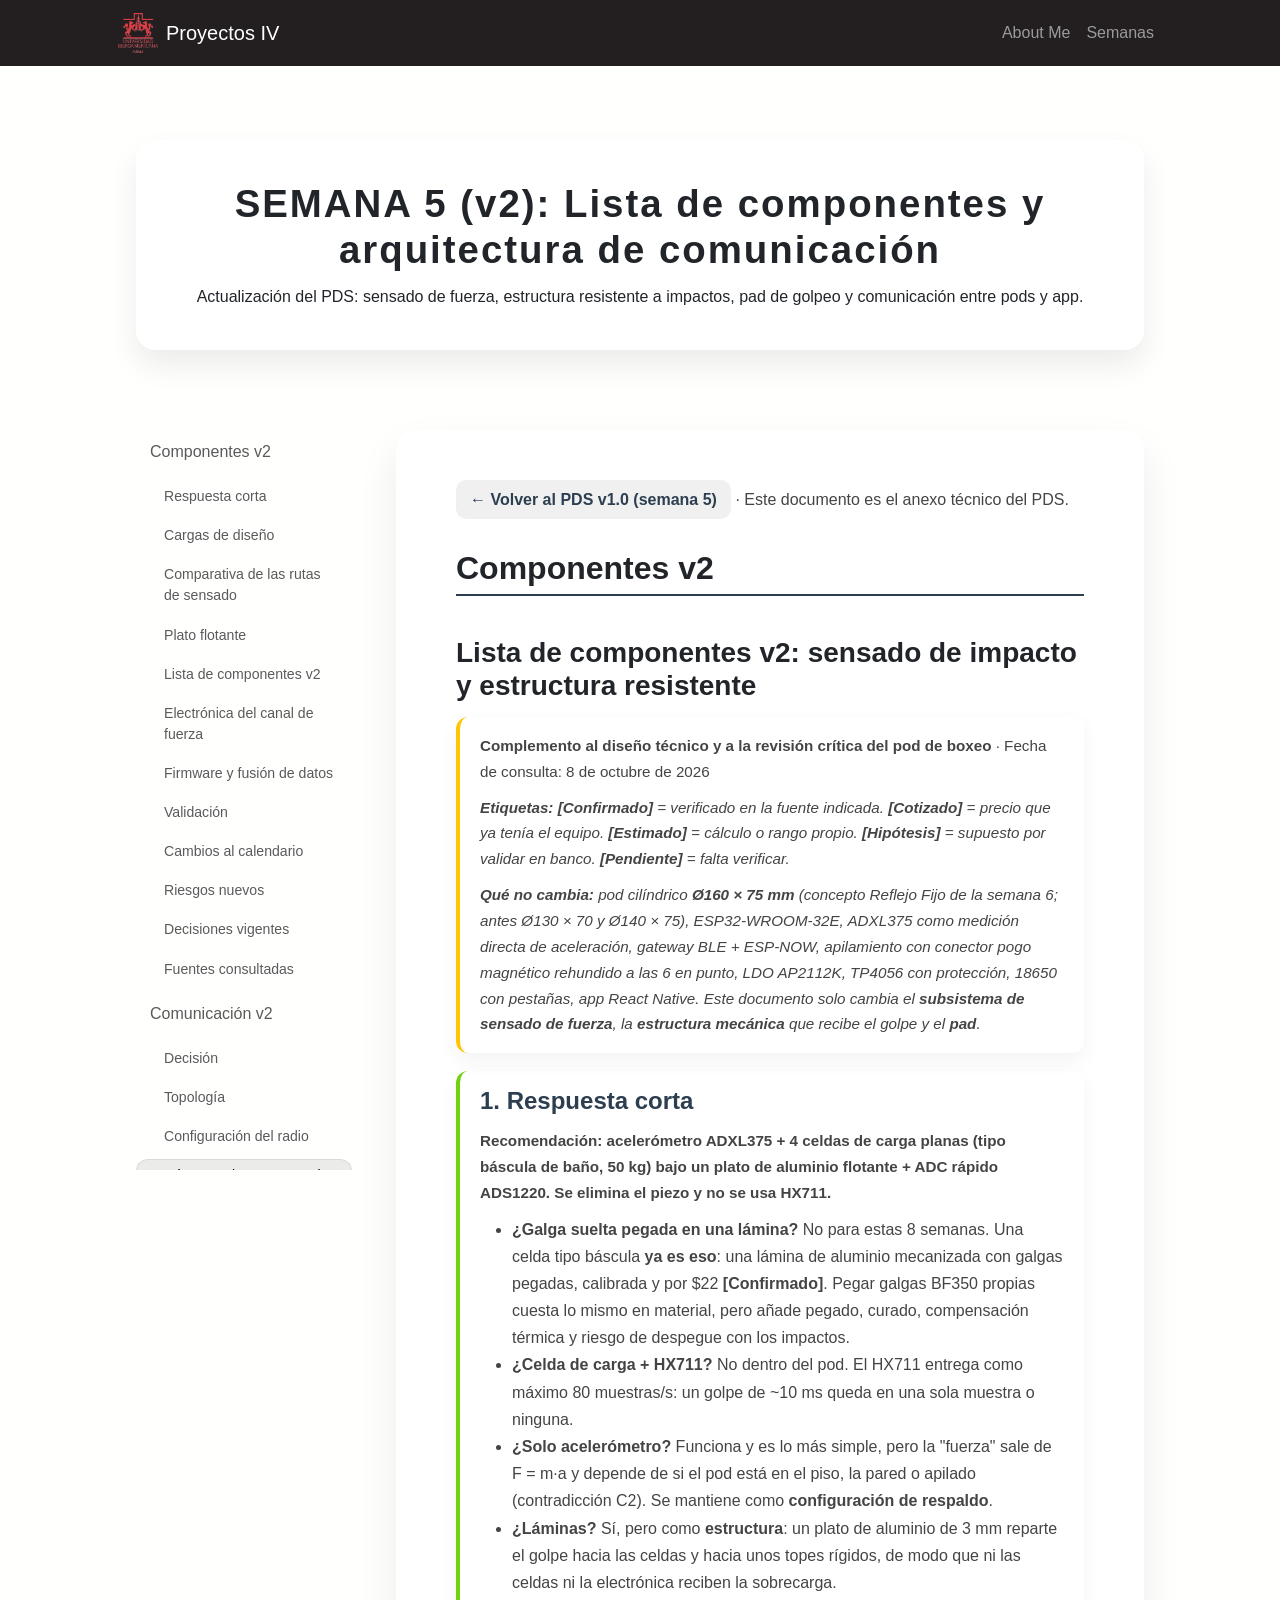
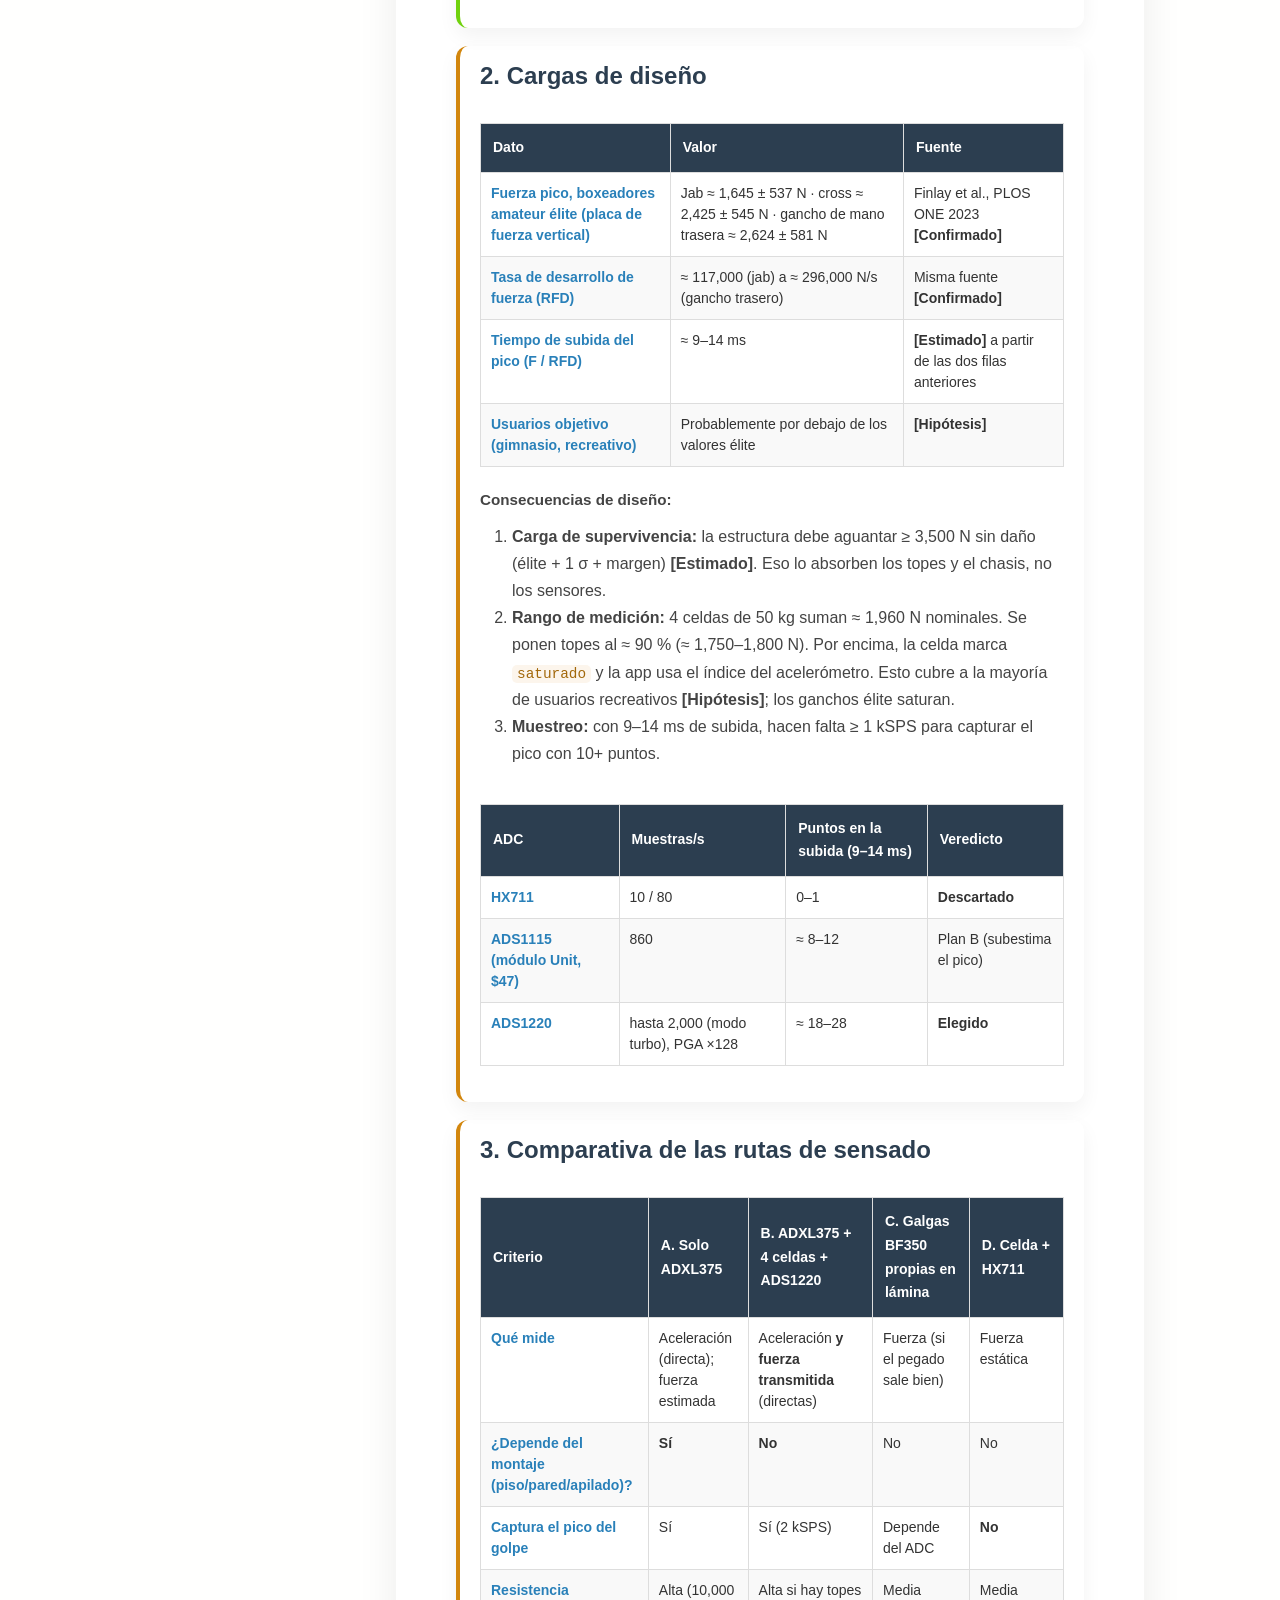
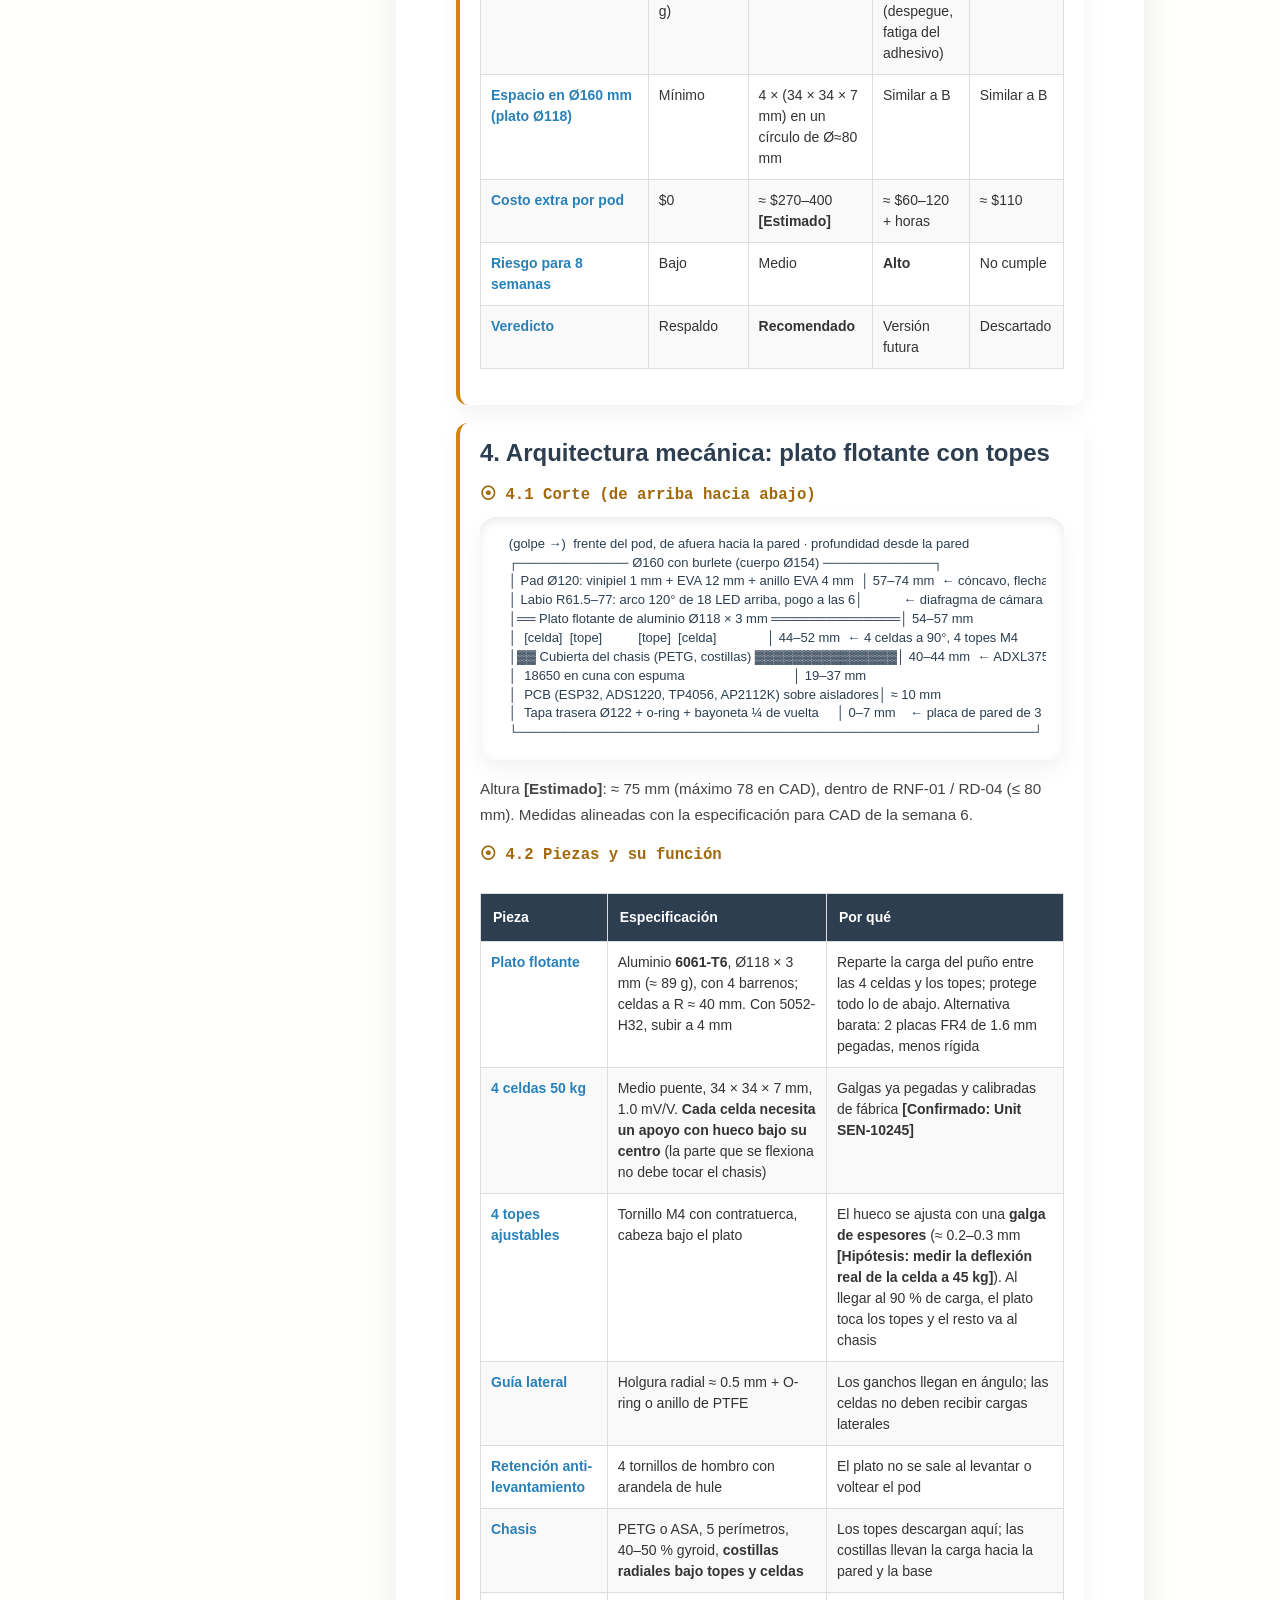
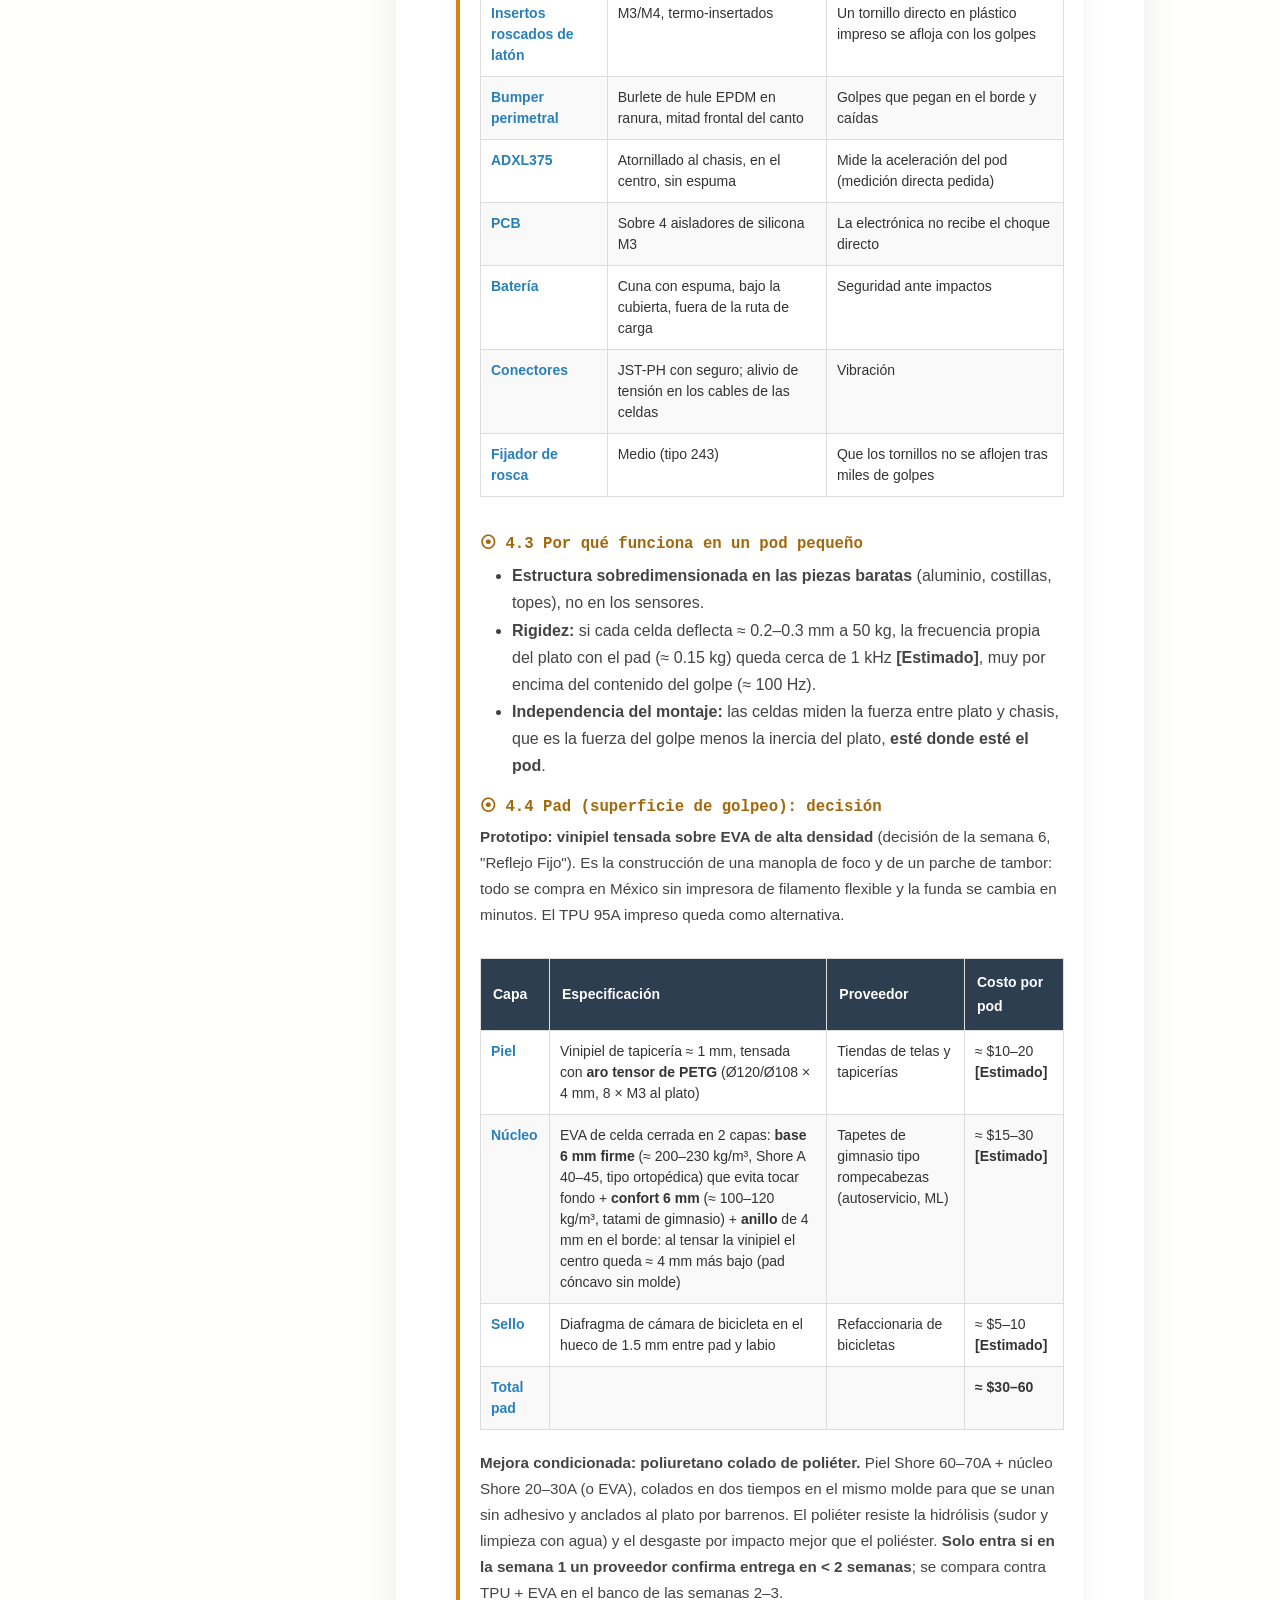
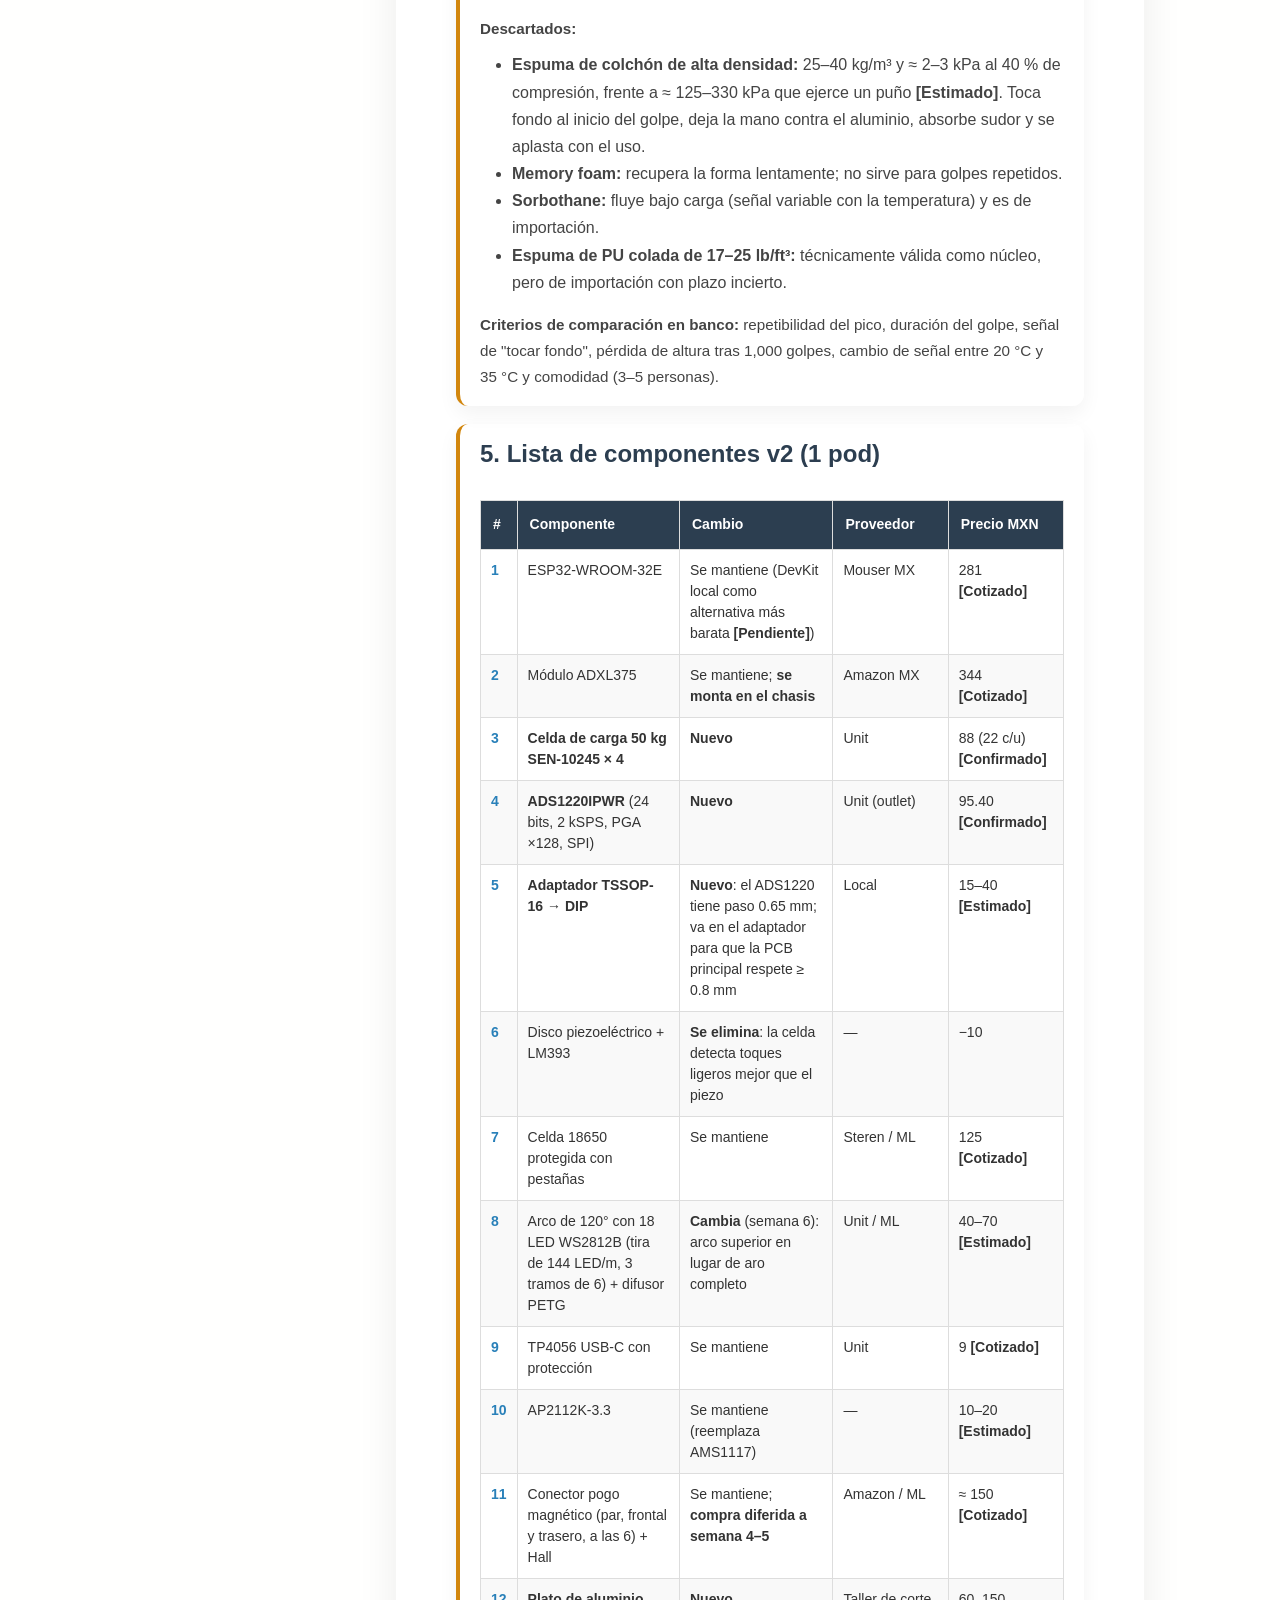
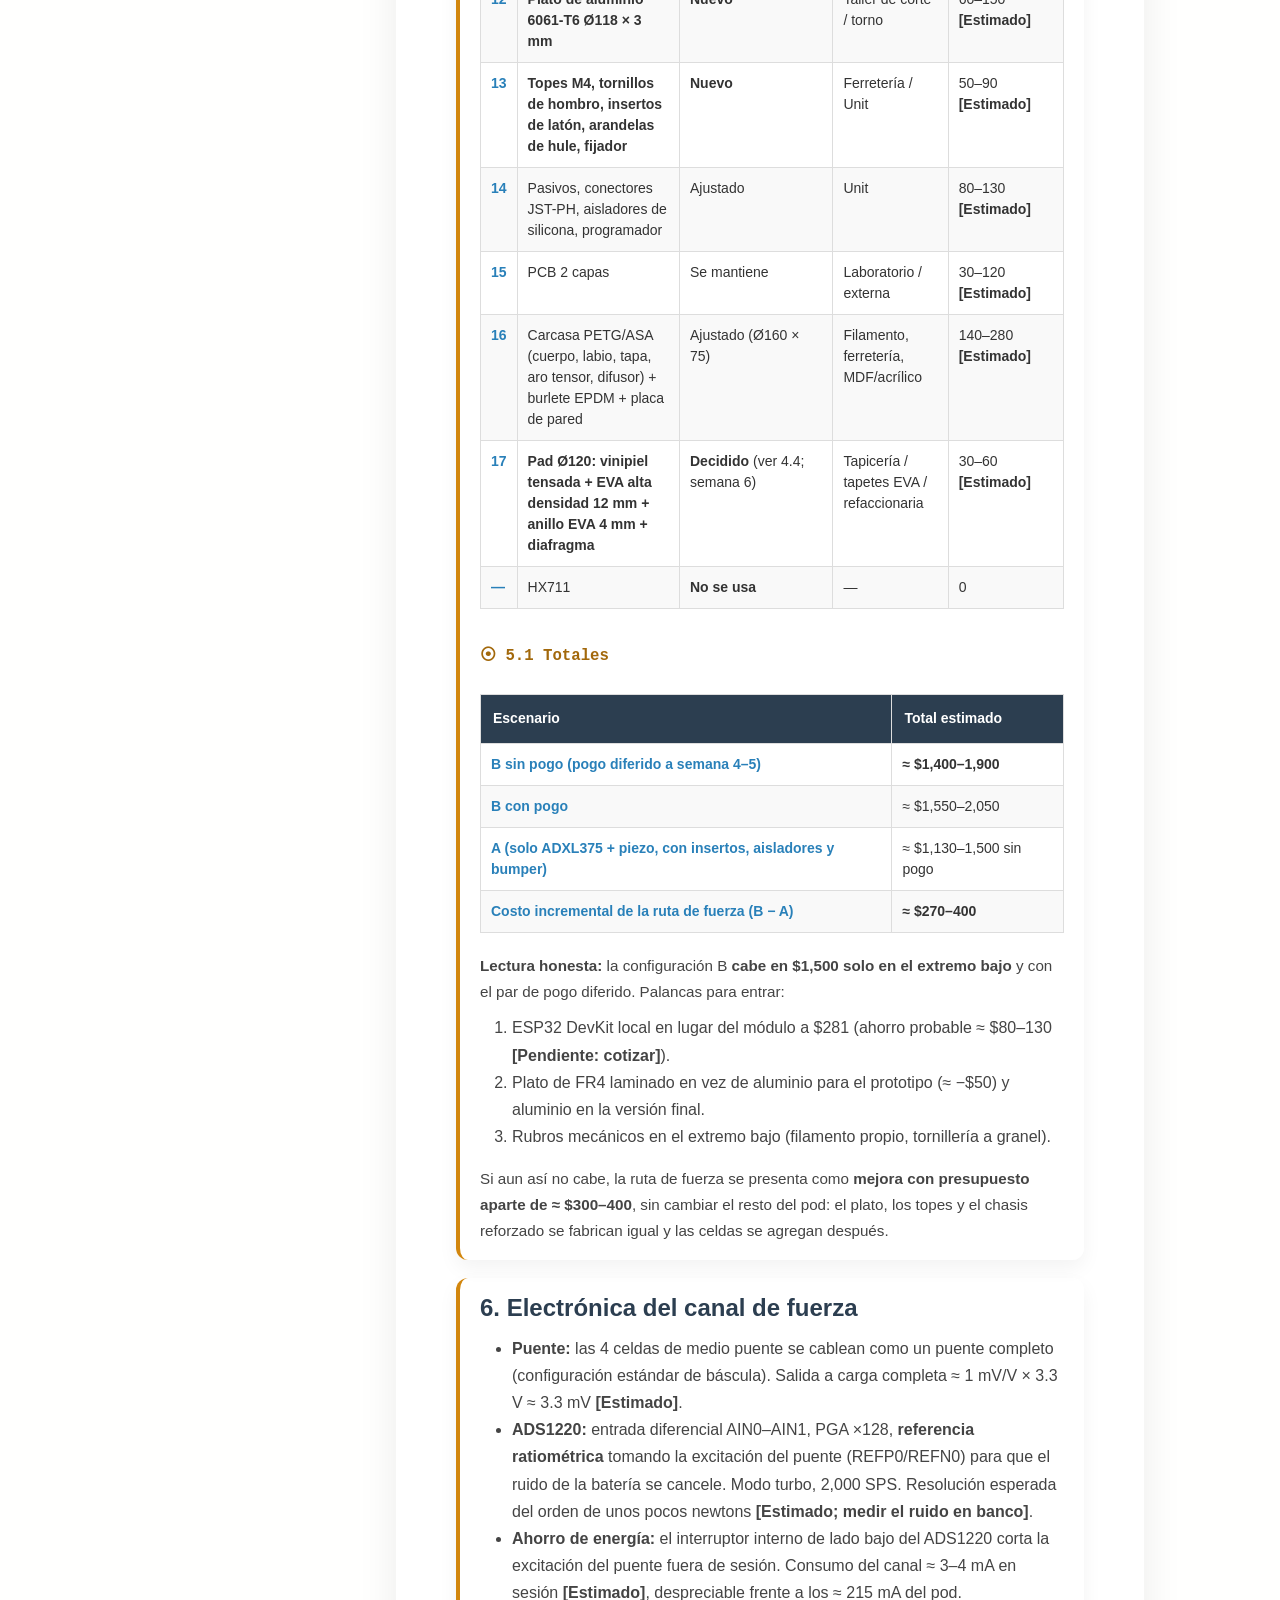
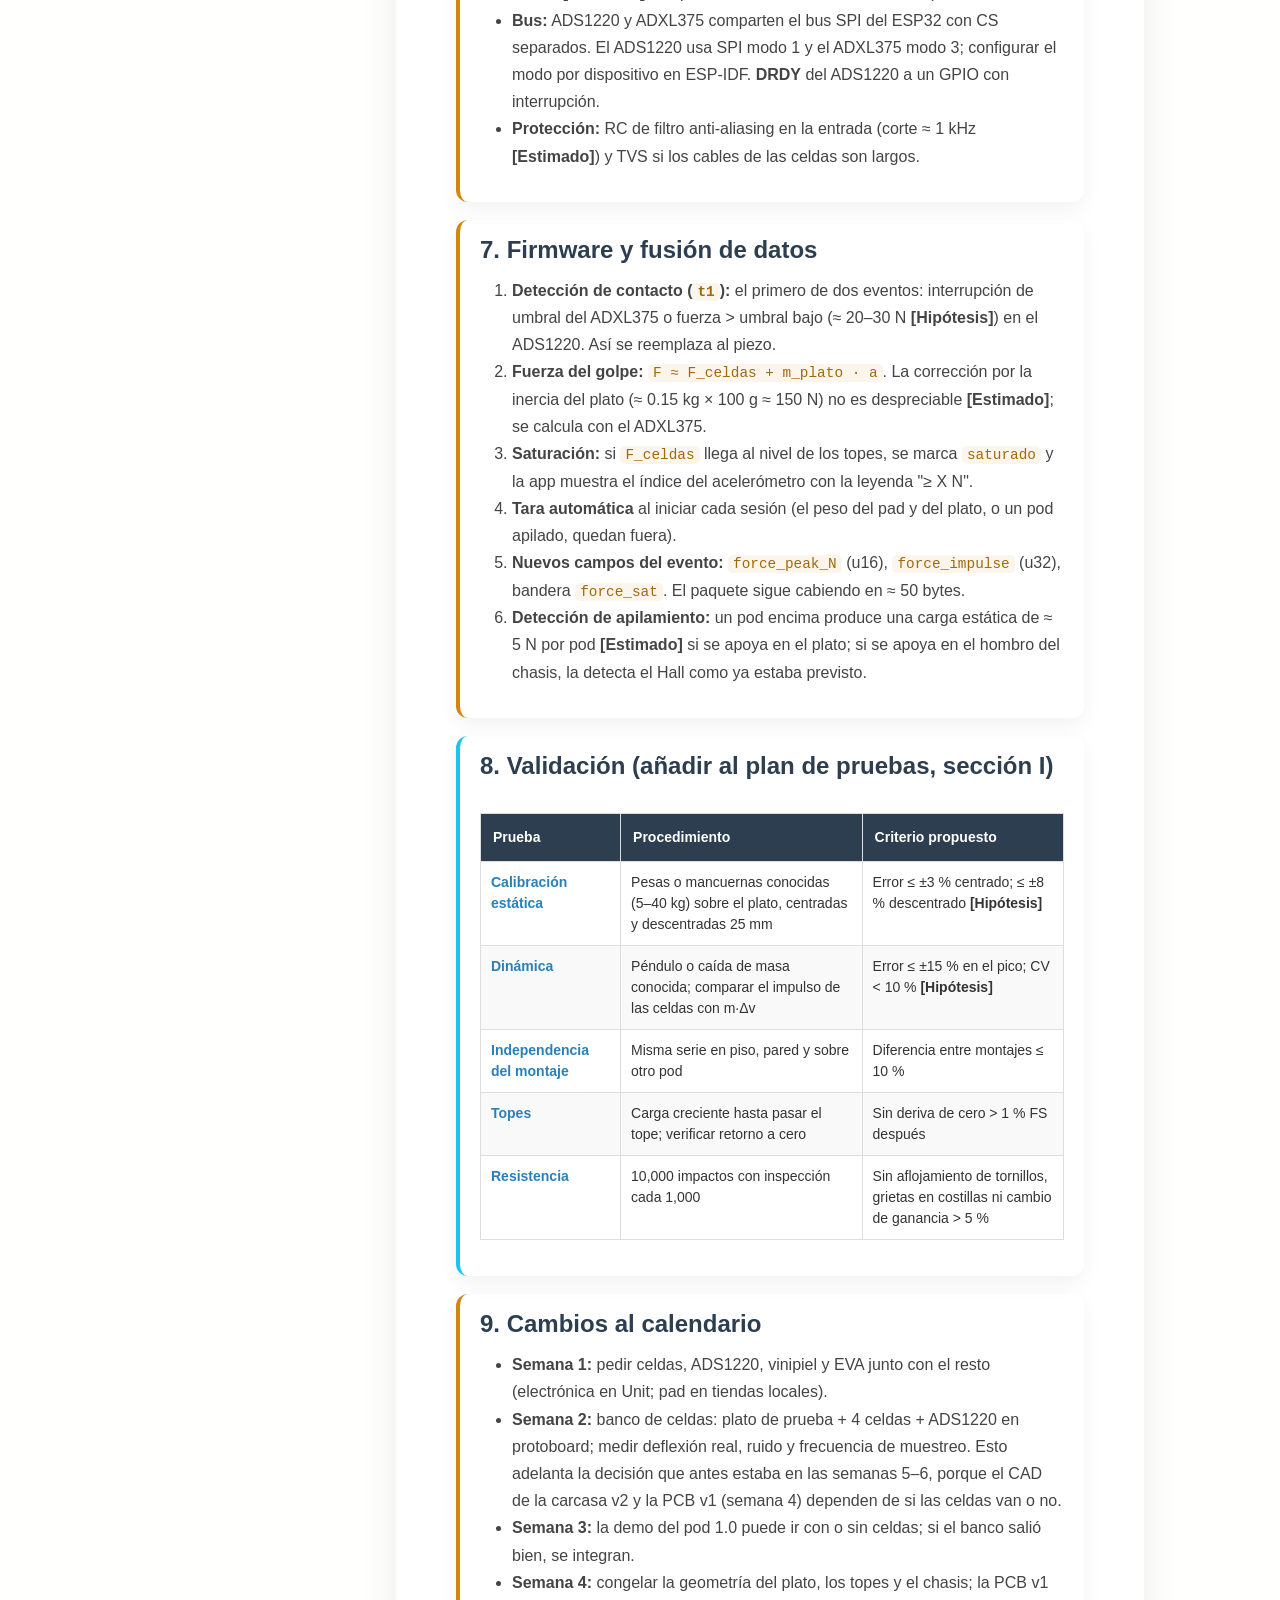
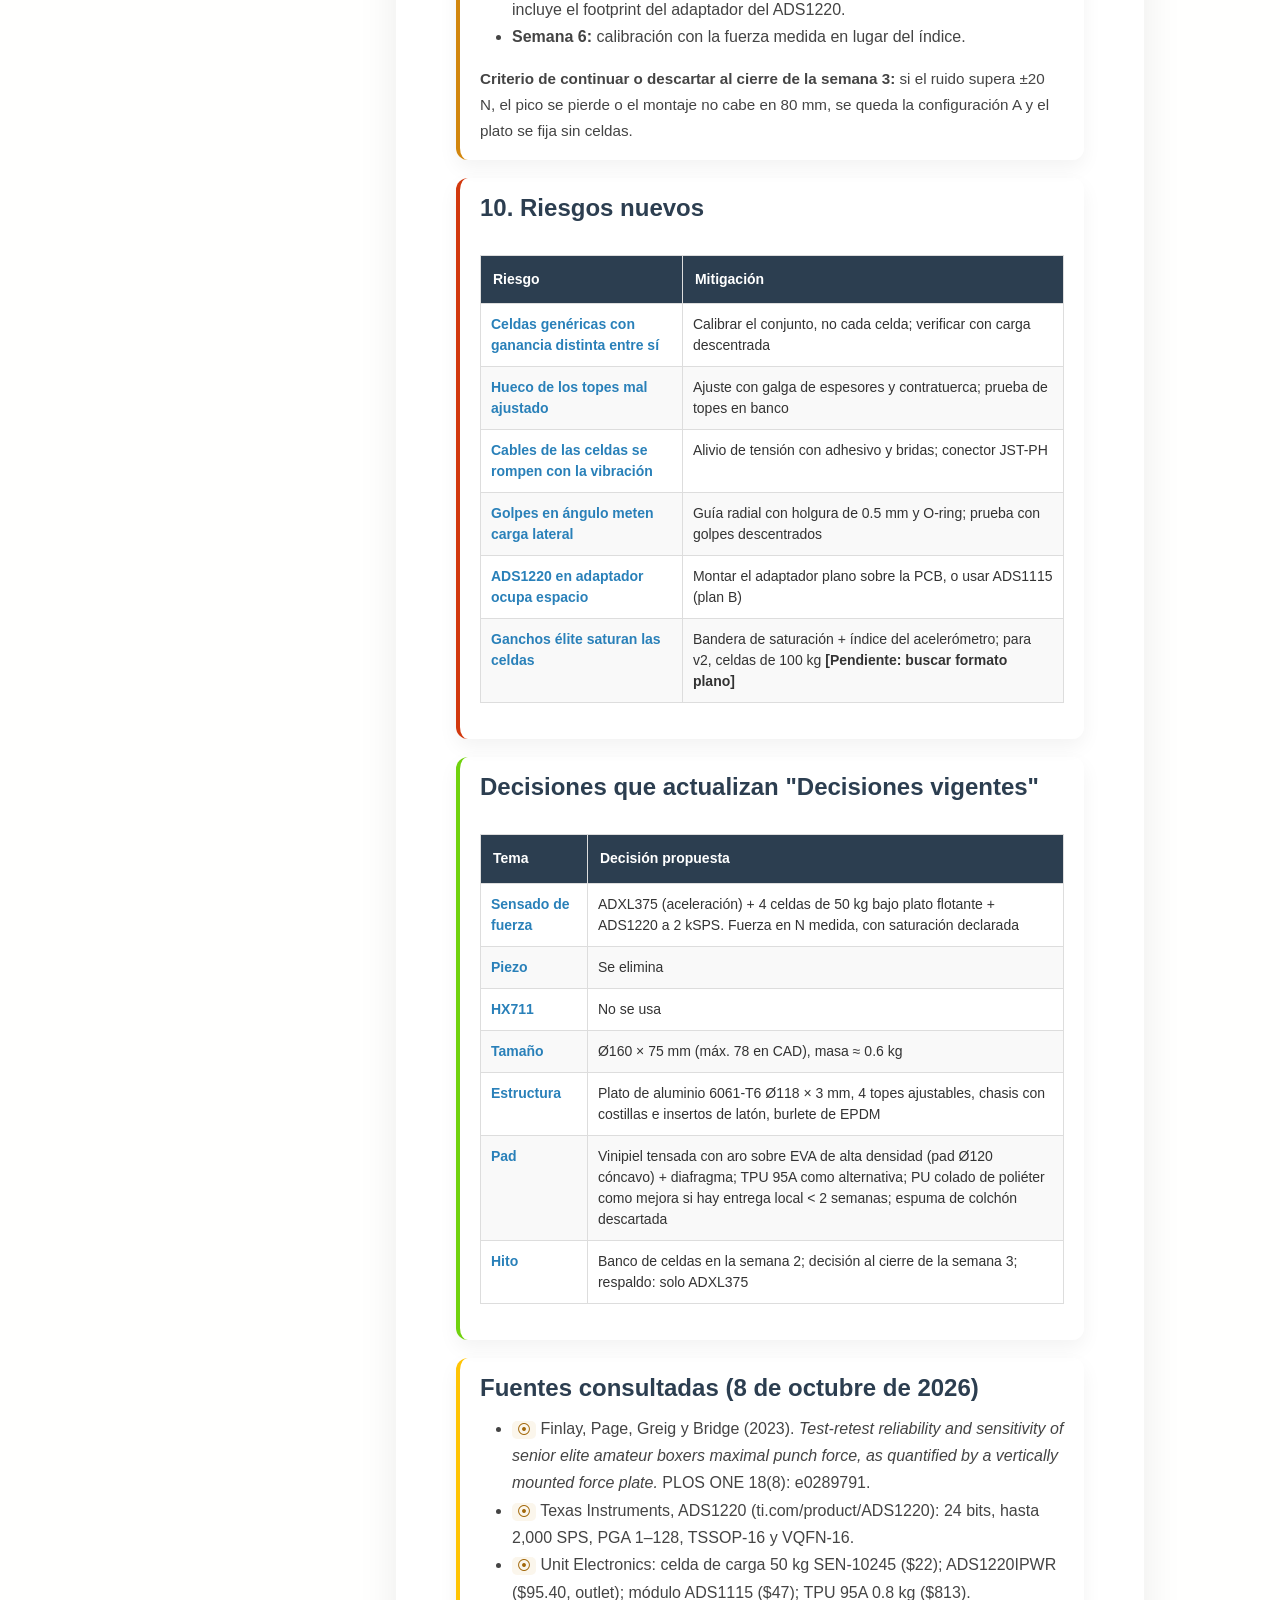
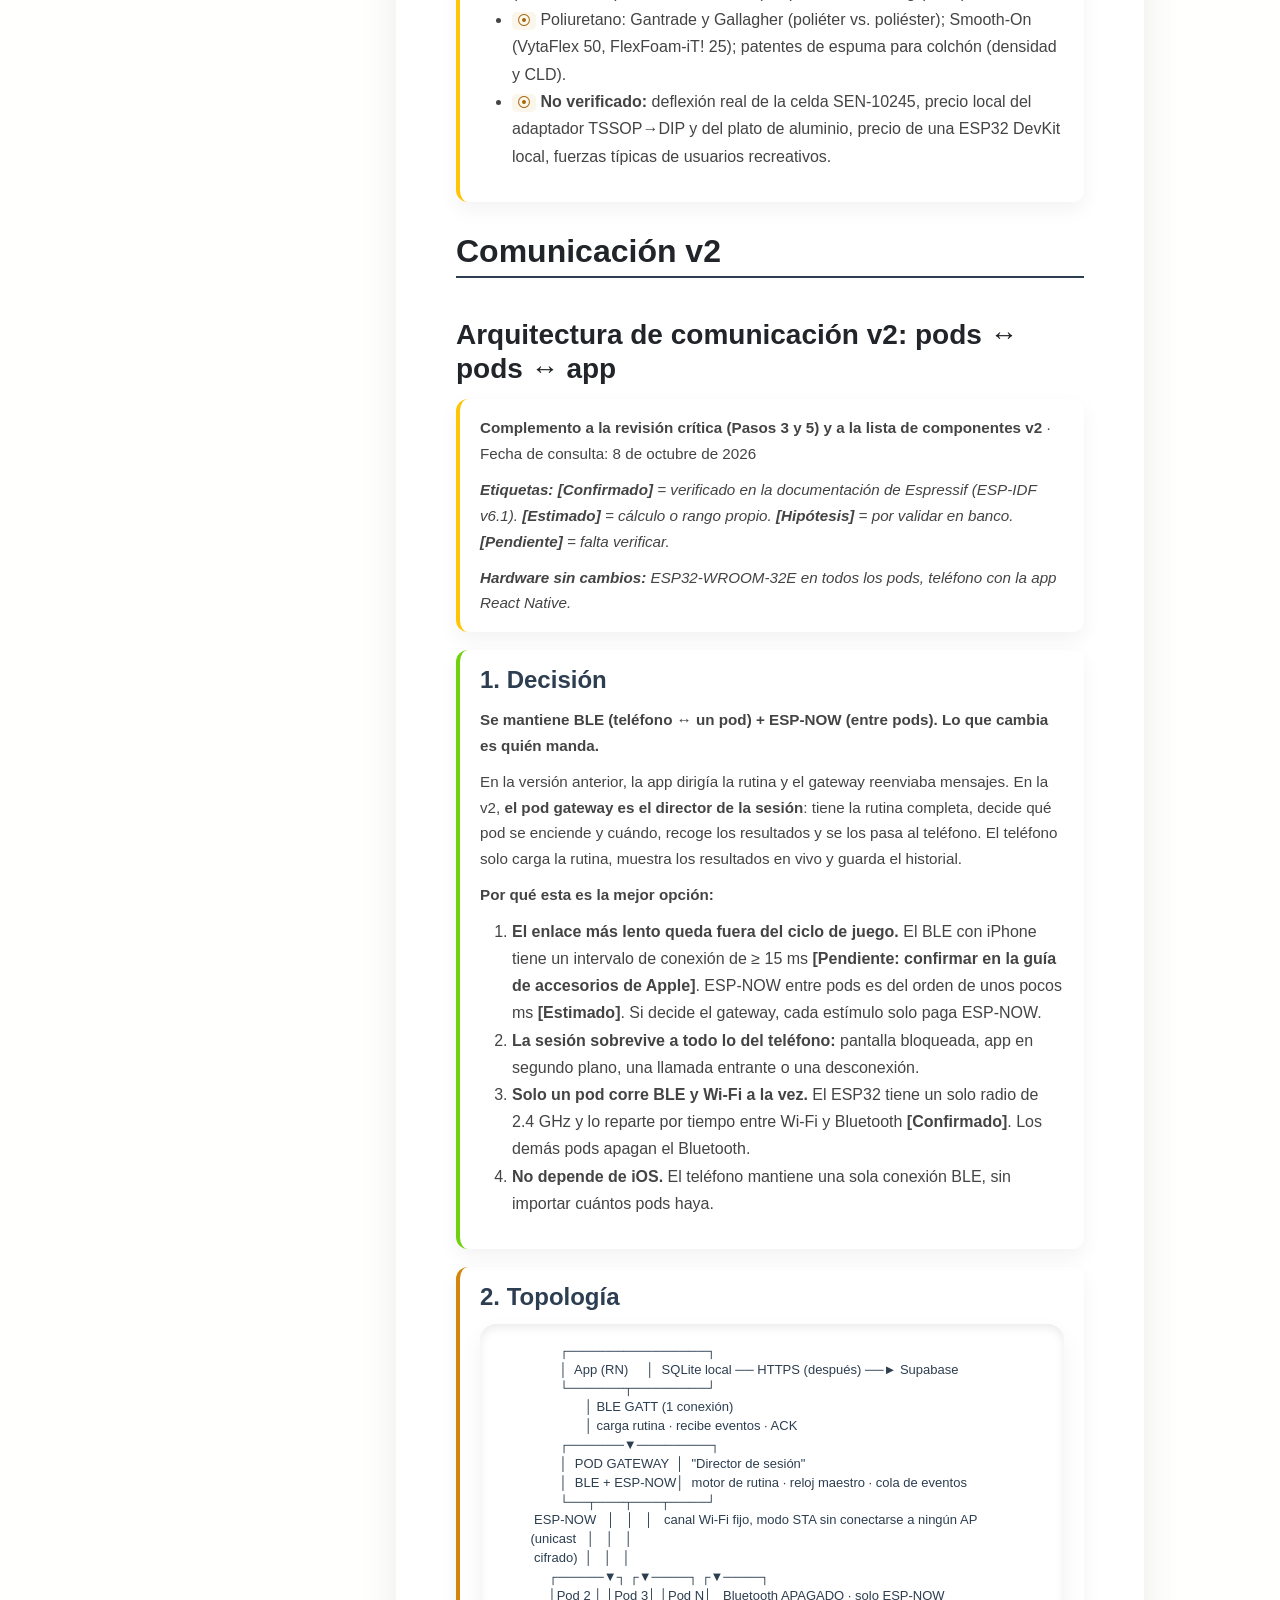
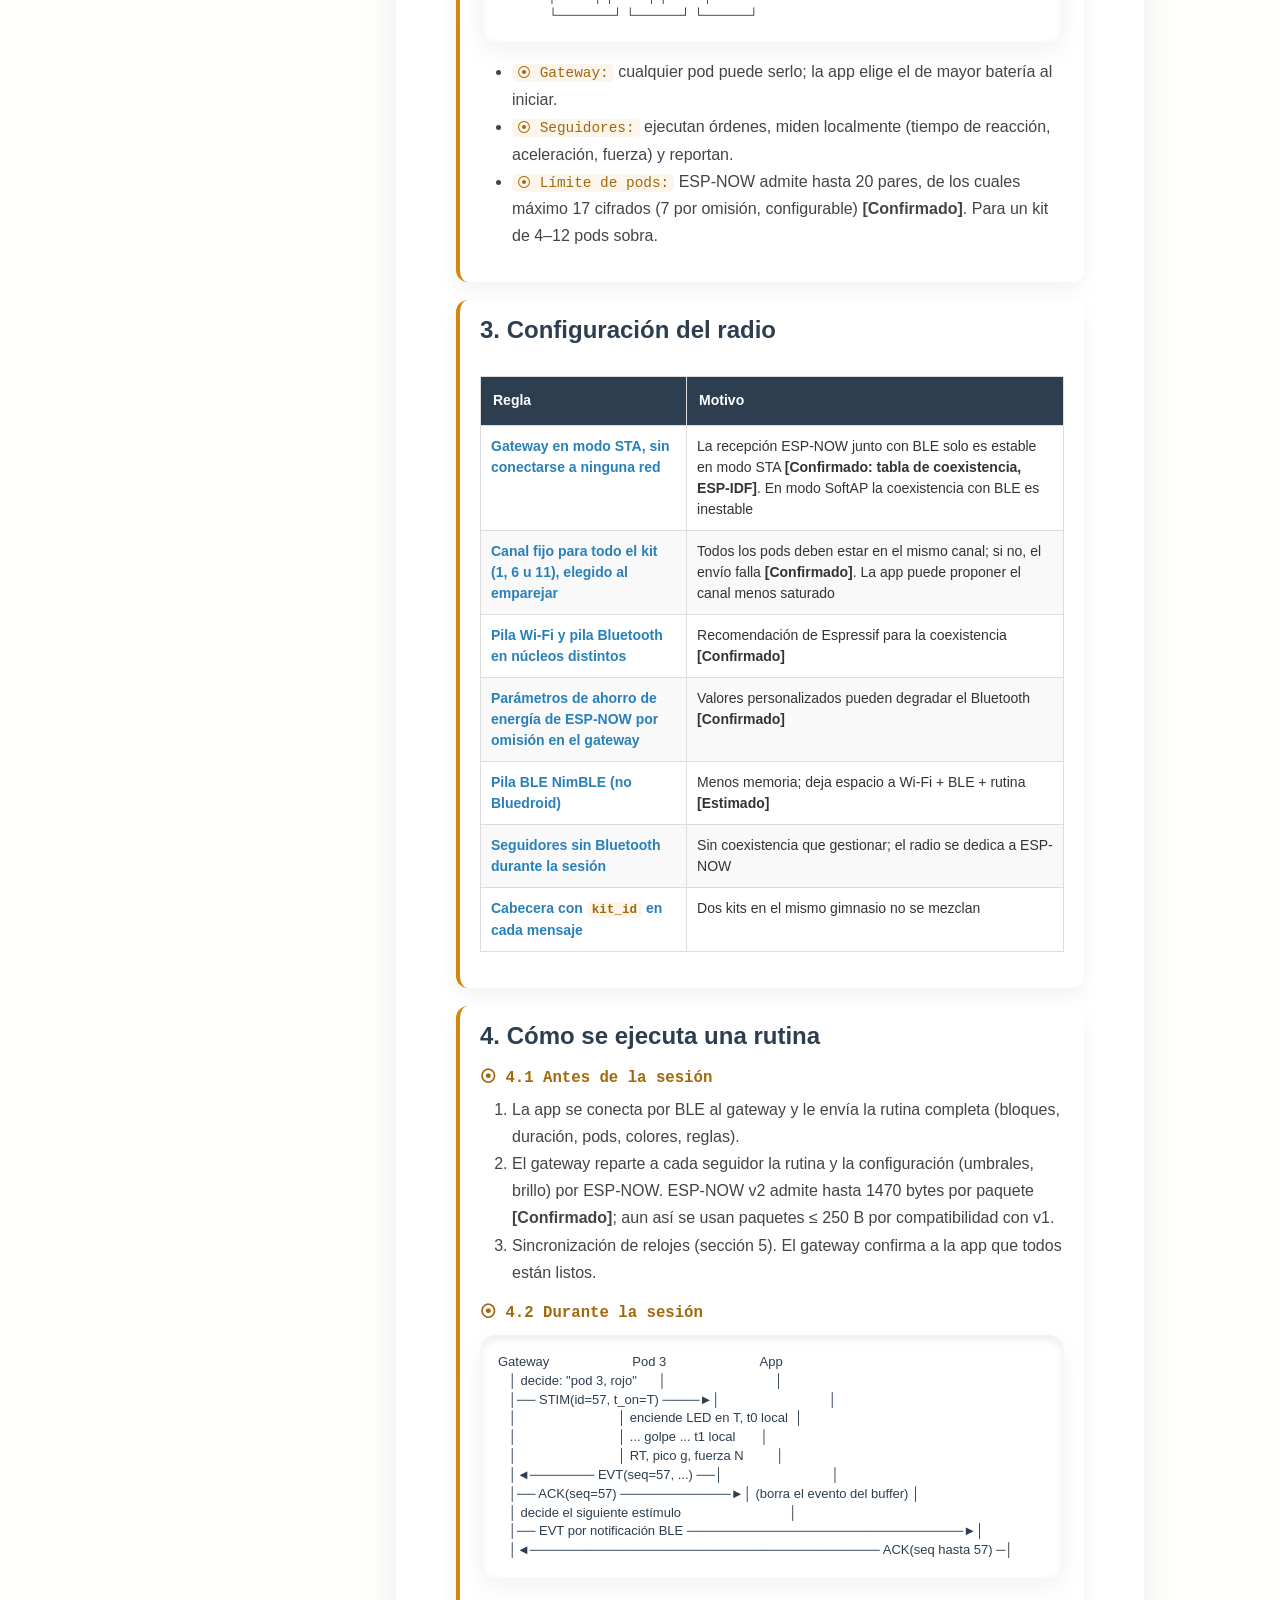
<file: weeks/week5/Adjunto/index.html>
<!DOCTYPE html>
<html lang="en">

<head>
    <meta charset="utf-8" />
    <meta name="viewport" content="width=device-width, initial-scale=1, shrink-to-fit=no" />
    <meta name="contact" content="201265@iberopuebla.mx" />
    <meta name="author" content="Derek Rodríguez Cancino" />
    <title>Semana 5 (v2) | Proyectos IV</title>
    <!-- Favicon-->
    <link rel="icon" type="image/x-icon" href="../../../assets/fablab.png" />
    <!-- Core theme CSS (includes Bootstrap)-->
    <link href="../../../css/styles.css" rel="stylesheet">
    <link href="../../../css/faces.css" rel="stylesheet">
    <!-- Estilos propios de la semana 5 (v2)-->
    <style>
        /* Menú lateral: cabe en pantalla y marca las subsecciones */
        .week-menu { flex-shrink: 0; max-height: calc(100vh - 160px); overflow-y: auto; gap: 6px; padding-right: 4px; }
        .menu-link { padding: 10px 14px; }
        .week-paper { flex: 1; min-width: 0; }
        .menu-link.menu-sub { padding: 6px 14px 6px 28px; font-size: 0.88rem; font-weight: 400; }
        .week-paper h2 { margin-top: 30px; padding-bottom: 6px; border-bottom: 2px solid #2c3e50; }
        .week-paper h4 { scroll-margin-top: 120px; font-weight: 700; color: #2c3e50; margin-bottom: 12px; }
        .week-paper h5.subtitulo { font-family: 'JetBrains Mono', Consolas, monospace; font-size: 0.98rem; font-weight: 600; color: #a2680b; margin: 18px 0 8px; }
        .week-paper h5.subtitulo::before { content: "⦿ "; }

        /* Bloques: separación entre párrafos (faces.css los deja en 0) */
        .command-block p, .yellowcommand-block p, .purpcommand-block p,
        .greencommand-block p, .redcommand-block p { margin-bottom: 10px; }
        .command-block p:last-child, .yellowcommand-block p:last-child, .purpcommand-block p:last-child,
        .greencommand-block p:last-child, .redcommand-block p:last-child { margin-bottom: 0; }

        /* Código en línea (faces.css lo pone en bloque) */
        .week-paper p code, .week-paper li code, .week-paper td code {
            display: inline; font-family: 'JetBrains Mono', Consolas, monospace; font-size: 0.9em;
            color: #a2680b; background: rgba(210, 134, 13, 0.08); padding: 1px 5px; border-radius: 5px; margin: 0;
        }

        /* Diagramas de texto */
        .code-area { margin: 12px 0 16px; overflow-x: auto; }
        .code-area pre { font-size: 13px; line-height: 1.45; color: #2c3e50; white-space: pre; }

        .nota p { font-size: 0.95rem; }
        .intro-block { margin-top: 14px; }
        .tabla-scroll { width: 100%; overflow-x: auto; }
        .volver a { display: inline-block; padding: 6px 14px; border-radius: 10px; background: rgba(0,0,0,0.06); color: #2c3e50; text-decoration: none; font-weight: 600; }
        .volver a:hover { background: rgba(0,0,0,0.12); color: #000; }

        @media (max-width: 900px) {
            .week-layout { flex-direction: column; }
            .week-menu { position: static; width: 100%; max-height: none; flex-direction: row; flex-wrap: wrap; }
            .menu-link.menu-sub { display: none; }
            .week-paper { padding: 30px 20px; }
        }
    </style>
</head>

<body class="d-flex flex-column h-100" style="background-color:#fffffe">
    <main class="flex-shrink-0">
        <!-- Navigation-->

        <nav class="navbar navbar-expand-lg navbar-dark bg-dark fixed-top">
                <div class="container px-5">
                    <!--<a class="navbar-brand">Fab Academy</a>-->
                    <a class="navbar-brand d-flex align-items-center" href="../../../">
                        <img src="../../../assets/fablab.png" alt="FabLab Logo" width="40"height="40" class="me-2"> Proyectos IV </a>
                    <button class="navbar-toggler" type="button" data-bs-toggle="collapse" data-bs-target="#navbarSupportedContent" aria-controls="navbarSupportedContent" aria-expanded="false" aria-label="Toggle navigation"><span class="navbar-toggler-icon"></span></button>
                    <div class="collapse navbar-collapse" id="navbarSupportedContent">
                        <ul class="navbar-nav ms-auto mb-2 mb-lg-0">                   
                            <li class="nav-item"><a class="nav-link" href="../../../index.html#yo">About Me</a></li>
                            <li class="nav-item"><a class="nav-link" href="../../../index.html#practicas">Semanas</a></li>
                        </ul>
                    </div>
                </div>
            </nav>

        <section class="week-header">
            <div class="week-glass">
                <h1>SEMANA 5 (v2): Lista de componentes y arquitectura de comunicación</h1>
                <div>Actualización del PDS: sensado de fuerza, estructura resistente a impactos, pad de golpeo y comunicación entre pods y app.</div>
            </div>
        </section>

    <!-- Seccion de CONTENIDO-->
        <section class="week-content">
            <div class="week-layout">
                <aside class="week-menu">
                    <a href="#UNO" class="menu-link">Componentes v2</a>
                    <a href="#UNO-1" class="menu-link menu-sub">Respuesta corta</a>
                    <a href="#UNO-2" class="menu-link menu-sub">Cargas de diseño</a>
                    <a href="#UNO-3" class="menu-link menu-sub">Comparativa de las rutas de sensado</a>
                    <a href="#UNO-4" class="menu-link menu-sub">Plato flotante</a>
                    <a href="#UNO-5" class="menu-link menu-sub">Lista de componentes v2</a>
                    <a href="#UNO-6" class="menu-link menu-sub">Electrónica del canal de fuerza</a>
                    <a href="#UNO-7" class="menu-link menu-sub">Firmware y fusión de datos</a>
                    <a href="#UNO-8" class="menu-link menu-sub">Validación</a>
                    <a href="#UNO-9" class="menu-link menu-sub">Cambios al calendario</a>
                    <a href="#UNO-10" class="menu-link menu-sub">Riesgos nuevos</a>
                    <a href="#UNO-11" class="menu-link menu-sub">Decisiones vigentes</a>
                    <a href="#UNO-12" class="menu-link menu-sub">Fuentes consultadas</a>
                    <a href="#DOS" class="menu-link">Comunicación v2</a>
                    <a href="#DOS-1" class="menu-link menu-sub">Decisión</a>
                    <a href="#DOS-2" class="menu-link menu-sub">Topología</a>
                    <a href="#DOS-3" class="menu-link menu-sub">Configuración del radio</a>
                    <a href="#DOS-4" class="menu-link menu-sub">Cómo se ejecuta una rutina</a>
                    <a href="#DOS-5" class="menu-link menu-sub">Sincronización de relojes</a>
                    <a href="#DOS-6" class="menu-link menu-sub">Entrega confiable</a>
                    <a href="#DOS-7" class="menu-link menu-sub">Mensajes</a>
                    <a href="#DOS-8" class="menu-link menu-sub">Si el gateway falla</a>
                    <a href="#DOS-9" class="menu-link menu-sub">Energía</a>
                    <a href="#DOS-10" class="menu-link menu-sub">Alternativas evaluadas</a>
                    <a href="#DOS-11" class="menu-link menu-sub">Validación</a>
                    <a href="#DOS-12" class="menu-link menu-sub">Decisiones vigentes</a>
                    <a href="#DOS-13" class="menu-link menu-sub">Fuentes consultadas</a>
                </aside>

                <div class="week-paper">

    <p class="volver"><a href="../index.html">← Volver al PDS v1.0 (semana 5)</a> · Este documento es el anexo técnico del PDS.</p>

    <!-- ===================== COMPONENTES V2 ===================== -->
    <h2 id="UNO">Componentes v2</h2>
    <h3>Lista de componentes v2: sensado de impacto y estructura resistente</h3>
   <div class="yellowcommand-block intro-block">
    <p><b>Complemento al diseño técnico y a la revisión crítica del pod de boxeo</b> · Fecha de consulta: 8 de octubre de 2026</p>

    <div class="nota">
        <p><i><b>Etiquetas:</b> <b>[Confirmado]</b> = verificado en la fuente indicada. <b>[Cotizado]</b> = precio que ya tenía el equipo. <b>[Estimado]</b> = cálculo o rango propio. <b>[Hipótesis]</b> = supuesto por validar en banco. <b>[Pendiente]</b> = falta verificar.</i></p>
        <p><i><b>Qué no cambia:</b> pod cilíndrico <b>Ø160 × 75 mm</b> (concepto Reflejo Fijo de la semana 6; antes Ø130 × 70 y Ø140 × 75), ESP32-WROOM-32E, ADXL375 como medición directa de aceleración, gateway BLE + ESP-NOW, apilamiento con conector pogo magnético rehundido a las 6 en punto, LDO AP2112K, TP4056 con protección, 18650 con pestañas, app React Native. Este documento solo cambia el <b>subsistema de sensado de fuerza</b>, la <b>estructura mecánica</b> que recibe el golpe y el <b>pad</b>.</i></p>
    </div>
</div>

   <div class="greencommand-block">
    <h4 id="UNO-1">1. Respuesta corta</h4>
    <p><b>Recomendación: acelerómetro ADXL375 + 4 celdas de carga planas (tipo báscula de baño, 50 kg) bajo un plato de aluminio flotante + ADC rápido ADS1220. Se elimina el piezo y no se usa HX711.</b></p>
    <ul>
        <li><b>¿Galga suelta pegada en una lámina?</b> No para estas 8 semanas. Una celda tipo báscula <b>ya es eso</b>: una lámina de aluminio mecanizada con galgas pegadas, calibrada y por $22 <b>[Confirmado]</b>. Pegar galgas BF350 propias cuesta lo mismo en material, pero añade pegado, curado, compensación térmica y riesgo de despegue con los impactos.</li>
        <li><b>¿Celda de carga + HX711?</b> No dentro del pod. El HX711 entrega como máximo 80 muestras/s: un golpe de ~10 ms queda en una sola muestra o ninguna.</li>
        <li><b>¿Solo acelerómetro?</b> Funciona y es lo más simple, pero la "fuerza" sale de F = m·a y depende de si el pod está en el piso, la pared o apilado (contradicción C2). Se mantiene como <b>configuración de respaldo</b>.</li>
        <li><b>¿Láminas?</b> Sí, pero como <b>estructura</b>: un plato de aluminio de 3 mm reparte el golpe hacia las celdas y hacia unos topes rígidos, de modo que ni las celdas ni la electrónica reciben la sobrecarga.</li>
    </ul>
</div>

   <div class="command-block">
    <h4 id="UNO-2">2. Cargas de diseño</h4>
    <div class="tabla-scroll">
    <table class="material-table">
        <thead>
            <tr><th>Dato</th><th>Valor</th><th>Fuente</th></tr>
        </thead>
        <tbody>
            <tr><td class="material-tag">Fuerza pico, boxeadores amateur élite (placa de fuerza vertical)</td><td>Jab ≈ 1,645 ± 537 N · cross ≈ 2,425 ± 545 N · gancho de mano trasera ≈ 2,624 ± 581 N</td><td>Finlay et al., PLOS ONE 2023 <b>[Confirmado]</b></td></tr>
            <tr><td class="material-tag">Tasa de desarrollo de fuerza (RFD)</td><td>≈ 117,000 (jab) a ≈ 296,000 N/s (gancho trasero)</td><td>Misma fuente <b>[Confirmado]</b></td></tr>
            <tr><td class="material-tag">Tiempo de subida del pico (F / RFD)</td><td>≈ 9–14 ms</td><td><b>[Estimado]</b> a partir de las dos filas anteriores</td></tr>
            <tr><td class="material-tag">Usuarios objetivo (gimnasio, recreativo)</td><td>Probablemente por debajo de los valores élite</td><td><b>[Hipótesis]</b></td></tr>
        </tbody>
    </table>
    </div>
    <p><b>Consecuencias de diseño:</b></p>
    <ol>
        <li><b>Carga de supervivencia:</b> la estructura debe aguantar ≥ 3,500 N sin daño (élite + 1 σ + margen) <b>[Estimado]</b>. Eso lo absorben los topes y el chasis, no los sensores.</li>
        <li><b>Rango de medición:</b> 4 celdas de 50 kg suman ≈ 1,960 N nominales. Se ponen topes al ≈ 90 % (≈ 1,750–1,800 N). Por encima, la celda marca <code>saturado</code> y la app usa el índice del acelerómetro. Esto cubre a la mayoría de usuarios recreativos <b>[Hipótesis]</b>; los ganchos élite saturan.</li>
        <li><b>Muestreo:</b> con 9–14 ms de subida, hacen falta ≥ 1 kSPS para capturar el pico con 10+ puntos.</li>
    </ol>
    <div class="tabla-scroll">
    <table class="material-table">
        <thead>
            <tr><th>ADC</th><th>Muestras/s</th><th>Puntos en la subida (9–14 ms)</th><th>Veredicto</th></tr>
        </thead>
        <tbody>
            <tr><td class="material-tag">HX711</td><td>10 / 80</td><td>0–1</td><td><b>Descartado</b></td></tr>
            <tr><td class="material-tag">ADS1115 (módulo Unit, $47)</td><td>860</td><td>≈ 8–12</td><td>Plan B (subestima el pico)</td></tr>
            <tr><td class="material-tag"><b>ADS1220</b></td><td>hasta 2,000 (modo turbo), PGA ×128</td><td>≈ 18–28</td><td><b>Elegido</b></td></tr>
        </tbody>
    </table>
    </div>
</div>

   <div class="command-block">
    <h4 id="UNO-3">3. Comparativa de las rutas de sensado</h4>
    <div class="tabla-scroll">
    <table class="material-table">
        <thead>
            <tr><th>Criterio</th><th>A. Solo ADXL375</th><th>B. ADXL375 + 4 celdas + ADS1220</th><th>C. Galgas BF350 propias en lámina</th><th>D. Celda + HX711</th></tr>
        </thead>
        <tbody>
            <tr><td class="material-tag">Qué mide</td><td>Aceleración (directa); fuerza estimada</td><td>Aceleración <b>y fuerza transmitida</b> (directas)</td><td>Fuerza (si el pegado sale bien)</td><td>Fuerza estática</td></tr>
            <tr><td class="material-tag">¿Depende del montaje (piso/pared/apilado)?</td><td><b>Sí</b></td><td><b>No</b></td><td>No</td><td>No</td></tr>
            <tr><td class="material-tag">Captura el pico del golpe</td><td>Sí</td><td>Sí (2 kSPS)</td><td>Depende del ADC</td><td><b>No</b></td></tr>
            <tr><td class="material-tag">Resistencia</td><td>Alta (10,000 g)</td><td>Alta si hay topes</td><td>Media (despegue, fatiga del adhesivo)</td><td>Media</td></tr>
            <tr><td class="material-tag">Espacio en Ø160 mm (plato Ø118)</td><td>Mínimo</td><td>4 × (34 × 34 × 7 mm) en un círculo de Ø≈80 mm</td><td>Similar a B</td><td>Similar a B</td></tr>
            <tr><td class="material-tag">Costo extra por pod</td><td>$0</td><td>≈ $270–400 <b>[Estimado]</b></td><td>≈ $60–120 + horas</td><td>≈ $110</td></tr>
            <tr><td class="material-tag">Riesgo para 8 semanas</td><td>Bajo</td><td>Medio</td><td><b>Alto</b></td><td>No cumple</td></tr>
            <tr><td class="material-tag">Veredicto</td><td>Respaldo</td><td><b>Recomendado</b></td><td>Versión futura</td><td>Descartado</td></tr>
        </tbody>
    </table>
    </div>
</div>

   <div class="command-block">
    <h4 id="UNO-4">4. Arquitectura mecánica: plato flotante con topes</h4>
    <h5 class="subtitulo">4.1 Corte (de arriba hacia abajo)</h5>
    <div class="code-area">
<pre>   (golpe →)  frente del pod, de afuera hacia la pared · profundidad desde la pared
   ┌──────────── Ø160 con burlete (cuerpo Ø154) ────────────┐
   │ Pad Ø120: vinipiel 1 mm + EVA 12 mm + anillo EVA 4 mm  │ 57–74 mm  ← cóncavo, flecha ≈ 4 mm
   │ Labio R61.5–77: arco 120° de 18 LED arriba, pogo a las 6│           ← diafragma de cámara de bici en el hueco de 1.5 mm
   │══ Plato flotante de aluminio Ø118 × 3 mm ══════════════│ 54–57 mm
   │  [celda]  [tope]          [tope]  [celda]              │ 44–52 mm  ← 4 celdas a 90°, 4 topes M4
   │▓▓ Cubierta del chasis (PETG, costillas) ▓▓▓▓▓▓▓▓▓▓▓▓▓▓▓│ 40–44 mm  ← ADXL375 atornillado aquí, centro
   │  18650 en cuna con espuma                              │ 19–37 mm
   │  PCB (ESP32, ADS1220, TP4056, AP2112K) sobre aisladores│ ≈ 10 mm
   │  Tapa trasera Ø122 + o-ring + bayoneta ¼ de vuelta     │ 0–7 mm    ← placa de pared de 3 mm embutida
   └────────────────────────────────────────────────────────┘ ≈ 75 mm total (máx. 78 en CAD)
</pre>
    </div>
    <p>Altura <b>[Estimado]</b>: ≈ 75 mm (máximo 78 en CAD), dentro de RNF-01 / RD-04 (≤ 80 mm). Medidas alineadas con la especificación para CAD de la semana 6.</p>

    <h5 class="subtitulo">4.2 Piezas y su función</h5>
    <div class="tabla-scroll">
    <table class="material-table">
        <thead>
            <tr><th>Pieza</th><th>Especificación</th><th>Por qué</th></tr>
        </thead>
        <tbody>
            <tr><td class="material-tag">Plato flotante</td><td>Aluminio <b>6061-T6</b>, Ø118 × 3 mm (≈ 89 g), con 4 barrenos; celdas a R ≈ 40 mm. Con 5052-H32, subir a 4 mm</td><td>Reparte la carga del puño entre las 4 celdas y los topes; protege todo lo de abajo. Alternativa barata: 2 placas FR4 de 1.6 mm pegadas, menos rígida</td></tr>
            <tr><td class="material-tag">4 celdas 50 kg</td><td>Medio puente, 34 × 34 × 7 mm, 1.0 mV/V. <b>Cada celda necesita un apoyo con hueco bajo su centro</b> (la parte que se flexiona no debe tocar el chasis)</td><td>Galgas ya pegadas y calibradas de fábrica <b>[Confirmado: Unit SEN-10245]</b></td></tr>
            <tr><td class="material-tag">4 topes ajustables</td><td>Tornillo M4 con contratuerca, cabeza bajo el plato</td><td>El hueco se ajusta con una <b>galga de espesores</b> (≈ 0.2–0.3 mm <b>[Hipótesis: medir la deflexión real de la celda a 45 kg]</b>). Al llegar al 90 % de carga, el plato toca los topes y el resto va al chasis</td></tr>
            <tr><td class="material-tag">Guía lateral</td><td>Holgura radial ≈ 0.5 mm + O-ring o anillo de PTFE</td><td>Los ganchos llegan en ángulo; las celdas no deben recibir cargas laterales</td></tr>
            <tr><td class="material-tag">Retención anti-levantamiento</td><td>4 tornillos de hombro con arandela de hule</td><td>El plato no se sale al levantar o voltear el pod</td></tr>
            <tr><td class="material-tag">Chasis</td><td>PETG o ASA, 5 perímetros, 40–50 % gyroid, <b>costillas radiales bajo topes y celdas</b></td><td>Los topes descargan aquí; las costillas llevan la carga hacia la pared y la base</td></tr>
            <tr><td class="material-tag">Insertos roscados de latón</td><td>M3/M4, termo-insertados</td><td>Un tornillo directo en plástico impreso se afloja con los golpes</td></tr>
            <tr><td class="material-tag">Bumper perimetral</td><td>Burlete de hule EPDM en ranura, mitad frontal del canto</td><td>Golpes que pegan en el borde y caídas</td></tr>
            <tr><td class="material-tag">ADXL375</td><td>Atornillado al chasis, en el centro, sin espuma</td><td>Mide la aceleración del pod (medición directa pedida)</td></tr>
            <tr><td class="material-tag">PCB</td><td>Sobre 4 aisladores de silicona M3</td><td>La electrónica no recibe el choque directo</td></tr>
            <tr><td class="material-tag">Batería</td><td>Cuna con espuma, bajo la cubierta, fuera de la ruta de carga</td><td>Seguridad ante impactos</td></tr>
            <tr><td class="material-tag">Conectores</td><td>JST-PH con seguro; alivio de tensión en los cables de las celdas</td><td>Vibración</td></tr>
            <tr><td class="material-tag">Fijador de rosca</td><td>Medio (tipo 243)</td><td>Que los tornillos no se aflojen tras miles de golpes</td></tr>
        </tbody>
    </table>
    </div>

    <h5 class="subtitulo">4.3 Por qué funciona en un pod pequeño</h5>
    <ul>
        <li><b>Estructura sobredimensionada en las piezas baratas</b> (aluminio, costillas, topes), no en los sensores.</li>
        <li><b>Rigidez:</b> si cada celda deflecta ≈ 0.2–0.3 mm a 50 kg, la frecuencia propia del plato con el pad (≈ 0.15 kg) queda cerca de 1 kHz <b>[Estimado]</b>, muy por encima del contenido del golpe (≈ 100 Hz).</li>
        <li><b>Independencia del montaje:</b> las celdas miden la fuerza entre plato y chasis, que es la fuerza del golpe menos la inercia del plato, <b>esté donde esté el pod</b>.</li>
    </ul>

    <h5 class="subtitulo">4.4 Pad (superficie de golpeo): decisión</h5>
    <p><b>Prototipo: vinipiel tensada sobre EVA de alta densidad</b> (decisión de la semana 6, "Reflejo Fijo"). Es la construcción de una manopla de foco y de un parche de tambor: todo se compra en México sin impresora de filamento flexible y la funda se cambia en minutos. El TPU 95A impreso queda como alternativa.</p>
    <div class="tabla-scroll">
    <table class="material-table">
        <thead>
            <tr><th>Capa</th><th>Especificación</th><th>Proveedor</th><th>Costo por pod</th></tr>
        </thead>
        <tbody>
            <tr><td class="material-tag">Piel</td><td>Vinipiel de tapicería ≈ 1 mm, tensada con <b>aro tensor de PETG</b> (Ø120/Ø108 × 4 mm, 8 × M3 al plato)</td><td>Tiendas de telas y tapicerías</td><td>≈ $10–20 <b>[Estimado]</b></td></tr>
            <tr><td class="material-tag">Núcleo</td><td>EVA de celda cerrada en 2 capas: <b>base 6 mm firme</b> (≈ 200–230 kg/m³, Shore A 40–45, tipo ortopédica) que evita tocar fondo + <b>confort 6 mm</b> (≈ 100–120 kg/m³, tatami de gimnasio) + <b>anillo</b> de 4 mm en el borde: al tensar la vinipiel el centro queda ≈ 4 mm más bajo (pad cóncavo sin molde)</td><td>Tapetes de gimnasio tipo rompecabezas (autoservicio, ML)</td><td>≈ $15–30 <b>[Estimado]</b></td></tr>
            <tr><td class="material-tag">Sello</td><td>Diafragma de cámara de bicicleta en el hueco de 1.5 mm entre pad y labio</td><td>Refaccionaria de bicicletas</td><td>≈ $5–10 <b>[Estimado]</b></td></tr>
            <tr><td class="material-tag"><b>Total pad</b></td><td></td><td></td><td><b>≈ $30–60</b></td></tr>
        </tbody>
    </table>
    </div>
    <p><b>Mejora condicionada: poliuretano colado de poliéter.</b> Piel Shore 60–70A + núcleo Shore 20–30A (o EVA), colados en dos tiempos en el mismo molde para que se unan sin adhesivo y anclados al plato por barrenos. El poliéter resiste la hidrólisis (sudor y limpieza con agua) y el desgaste por impacto mejor que el poliéster. <b>Solo entra si en la semana 1 un proveedor confirma entrega en &lt; 2 semanas</b>; se compara contra TPU + EVA en el banco de las semanas 2–3.</p>
    <p><b>Descartados:</b></p>
    <ul>
        <li><b>Espuma de colchón de alta densidad:</b> 25–40 kg/m³ y ≈ 2–3 kPa al 40 % de compresión, frente a ≈ 125–330 kPa que ejerce un puño <b>[Estimado]</b>. Toca fondo al inicio del golpe, deja la mano contra el aluminio, absorbe sudor y se aplasta con el uso.</li>
        <li><b>Memory foam:</b> recupera la forma lentamente; no sirve para golpes repetidos.</li>
        <li><b>Sorbothane:</b> fluye bajo carga (señal variable con la temperatura) y es de importación.</li>
        <li><b>Espuma de PU colada de 17–25 lb/ft³:</b> técnicamente válida como núcleo, pero de importación con plazo incierto.</li>
    </ul>
    <p><b>Criterios de comparación en banco:</b> repetibilidad del pico, duración del golpe, señal de "tocar fondo", pérdida de altura tras 1,000 golpes, cambio de señal entre 20 °C y 35 °C y comodidad (3–5 personas).</p>
</div>

   <div class="command-block">
    <h4 id="UNO-5">5. Lista de componentes v2 (1 pod)</h4>
    <div class="tabla-scroll">
    <table class="material-table">
        <thead>
            <tr><th>#</th><th>Componente</th><th>Cambio</th><th>Proveedor</th><th>Precio MXN</th></tr>
        </thead>
        <tbody>
            <tr><td class="material-tag">1</td><td>ESP32-WROOM-32E</td><td>Se mantiene (DevKit local como alternativa más barata <b>[Pendiente]</b>)</td><td>Mouser MX</td><td>281 <b>[Cotizado]</b></td></tr>
            <tr><td class="material-tag">2</td><td>Módulo ADXL375</td><td>Se mantiene; <b>se monta en el chasis</b></td><td>Amazon MX</td><td>344 <b>[Cotizado]</b></td></tr>
            <tr><td class="material-tag">3</td><td><b>Celda de carga 50 kg SEN-10245 × 4</b></td><td><b>Nuevo</b></td><td>Unit</td><td>88 (22 c/u) <b>[Confirmado]</b></td></tr>
            <tr><td class="material-tag">4</td><td><b>ADS1220IPWR</b> (24 bits, 2 kSPS, PGA ×128, SPI)</td><td><b>Nuevo</b></td><td>Unit (outlet)</td><td>95.40 <b>[Confirmado]</b></td></tr>
            <tr><td class="material-tag">5</td><td><b>Adaptador TSSOP-16 → DIP</b></td><td><b>Nuevo</b>: el ADS1220 tiene paso 0.65 mm; va en el adaptador para que la PCB principal respete ≥ 0.8 mm</td><td>Local</td><td>15–40 <b>[Estimado]</b></td></tr>
            <tr><td class="material-tag">6</td><td>Disco piezoeléctrico + LM393</td><td><b>Se elimina</b>: la celda detecta toques ligeros mejor que el piezo</td><td>—</td><td>−10</td></tr>
            <tr><td class="material-tag">7</td><td>Celda 18650 protegida con pestañas</td><td>Se mantiene</td><td>Steren / ML</td><td>125 <b>[Cotizado]</b></td></tr>
            <tr><td class="material-tag">8</td><td>Arco de 120° con 18 LED WS2812B (tira de 144 LED/m, 3 tramos de 6) + difusor PETG</td><td><b>Cambia</b> (semana 6): arco superior en lugar de aro completo</td><td>Unit / ML</td><td>40–70 <b>[Estimado]</b></td></tr>
            <tr><td class="material-tag">9</td><td>TP4056 USB-C con protección</td><td>Se mantiene</td><td>Unit</td><td>9 <b>[Cotizado]</b></td></tr>
            <tr><td class="material-tag">10</td><td>AP2112K-3.3</td><td>Se mantiene (reemplaza AMS1117)</td><td>—</td><td>10–20 <b>[Estimado]</b></td></tr>
            <tr><td class="material-tag">11</td><td>Conector pogo magnético (par, frontal y trasero, a las 6) + Hall</td><td>Se mantiene; <b>compra diferida a semana 4–5</b></td><td>Amazon / ML</td><td>≈ 150 <b>[Cotizado]</b></td></tr>
            <tr><td class="material-tag">12</td><td><b>Plato de aluminio 6061-T6 Ø118 × 3 mm</b></td><td><b>Nuevo</b></td><td>Taller de corte / torno</td><td>60–150 <b>[Estimado]</b></td></tr>
            <tr><td class="material-tag">13</td><td><b>Topes M4, tornillos de hombro, insertos de latón, arandelas de hule, fijador</b></td><td><b>Nuevo</b></td><td>Ferretería / Unit</td><td>50–90 <b>[Estimado]</b></td></tr>
            <tr><td class="material-tag">14</td><td>Pasivos, conectores JST-PH, aisladores de silicona, programador</td><td>Ajustado</td><td>Unit</td><td>80–130 <b>[Estimado]</b></td></tr>
            <tr><td class="material-tag">15</td><td>PCB 2 capas</td><td>Se mantiene</td><td>Laboratorio / externa</td><td>30–120 <b>[Estimado]</b></td></tr>
            <tr><td class="material-tag">16</td><td>Carcasa PETG/ASA (cuerpo, labio, tapa, aro tensor, difusor) + burlete EPDM + placa de pared</td><td>Ajustado (Ø160 × 75)</td><td>Filamento, ferretería, MDF/acrílico</td><td>140–280 <b>[Estimado]</b></td></tr>
            <tr><td class="material-tag">17</td><td><b>Pad Ø120: vinipiel tensada + EVA alta densidad 12 mm + anillo EVA 4 mm + diafragma</b></td><td><b>Decidido</b> (ver 4.4; semana 6)</td><td>Tapicería / tapetes EVA / refaccionaria</td><td>30–60 <b>[Estimado]</b></td></tr>
            <tr><td class="material-tag">—</td><td>HX711</td><td><b>No se usa</b></td><td>—</td><td>0</td></tr>
        </tbody>
    </table>
    </div>

    <h5 class="subtitulo">5.1 Totales</h5>
    <div class="tabla-scroll">
    <table class="material-table">
        <thead>
            <tr><th>Escenario</th><th>Total estimado</th></tr>
        </thead>
        <tbody>
            <tr><td class="material-tag"><b>B sin pogo</b> (pogo diferido a semana 4–5)</td><td><b>≈ $1,400–1,900</b></td></tr>
            <tr><td class="material-tag">B con pogo</td><td>≈ $1,550–2,050</td></tr>
            <tr><td class="material-tag">A (solo ADXL375 + piezo, con insertos, aisladores y bumper)</td><td>≈ $1,130–1,500 sin pogo</td></tr>
            <tr><td class="material-tag">Costo incremental de la ruta de fuerza (B − A)</td><td><b>≈ $270–400</b></td></tr>
        </tbody>
    </table>
    </div>
    <p><b>Lectura honesta:</b> la configuración B <b>cabe en $1,500 solo en el extremo bajo</b> y con el par de pogo diferido. Palancas para entrar:</p>
    <ol>
        <li>ESP32 DevKit local en lugar del módulo a $281 (ahorro probable ≈ $80–130 <b>[Pendiente: cotizar]</b>).</li>
        <li>Plato de FR4 laminado en vez de aluminio para el prototipo (≈ −$50) y aluminio en la versión final.</li>
        <li>Rubros mecánicos en el extremo bajo (filamento propio, tornillería a granel).</li>
    </ol>
    <p>Si aun así no cabe, la ruta de fuerza se presenta como <b>mejora con presupuesto aparte de ≈ $300–400</b>, sin cambiar el resto del pod: el plato, los topes y el chasis reforzado se fabrican igual y las celdas se agregan después.</p>
</div>

   <div class="command-block">
    <h4 id="UNO-6">6. Electrónica del canal de fuerza</h4>
    <ul>
        <li><b>Puente:</b> las 4 celdas de medio puente se cablean como un puente completo (configuración estándar de báscula). Salida a carga completa ≈ 1 mV/V × 3.3 V ≈ 3.3 mV <b>[Estimado]</b>.</li>
        <li><b>ADS1220:</b> entrada diferencial AIN0–AIN1, PGA ×128, <b>referencia ratiométrica</b> tomando la excitación del puente (REFP0/REFN0) para que el ruido de la batería se cancele. Modo turbo, 2,000 SPS. Resolución esperada del orden de unos pocos newtons <b>[Estimado; medir el ruido en banco]</b>.</li>
        <li><b>Ahorro de energía:</b> el interruptor interno de lado bajo del ADS1220 corta la excitación del puente fuera de sesión. Consumo del canal ≈ 3–4 mA en sesión <b>[Estimado]</b>, despreciable frente a los ≈ 215 mA del pod.</li>
        <li><b>Bus:</b> ADS1220 y ADXL375 comparten el bus SPI del ESP32 con CS separados. El ADS1220 usa SPI modo 1 y el ADXL375 modo 3; configurar el modo por dispositivo en ESP-IDF. <b>DRDY</b> del ADS1220 a un GPIO con interrupción.</li>
        <li><b>Protección:</b> RC de filtro anti-aliasing en la entrada (corte ≈ 1 kHz <b>[Estimado]</b>) y TVS si los cables de las celdas son largos.</li>
    </ul>
</div>

   <div class="command-block">
    <h4 id="UNO-7">7. Firmware y fusión de datos</h4>
    <ol>
        <li><b>Detección de contacto (<code>t1</code>):</b> el primero de dos eventos: interrupción de umbral del ADXL375 o fuerza &gt; umbral bajo (≈ 20–30 N <b>[Hipótesis]</b>) en el ADS1220. Así se reemplaza al piezo.</li>
        <li><b>Fuerza del golpe:</b> <code>F ≈ F_celdas + m_plato · a</code>. La corrección por la inercia del plato (≈ 0.15 kg × 100 g ≈ 150 N) no es despreciable <b>[Estimado]</b>; se calcula con el ADXL375.</li>
        <li><b>Saturación:</b> si <code>F_celdas</code> llega al nivel de los topes, se marca <code>saturado</code> y la app muestra el índice del acelerómetro con la leyenda "≥ X N".</li>
        <li><b>Tara automática</b> al iniciar cada sesión (el peso del pad y del plato, o un pod apilado, quedan fuera).</li>
        <li><b>Nuevos campos del evento:</b> <code>force_peak_N</code> (u16), <code>force_impulse</code> (u32), bandera <code>force_sat</code>. El paquete sigue cabiendo en ≈ 50 bytes.</li>
        <li><b>Detección de apilamiento:</b> un pod encima produce una carga estática de ≈ 5 N por pod <b>[Estimado]</b> si se apoya en el plato; si se apoya en el hombro del chasis, la detecta el Hall como ya estaba previsto.</li>
    </ol>
</div>

   <div class="purpcommand-block">
    <h4 id="UNO-8">8. Validación (añadir al plan de pruebas, sección I)</h4>
    <div class="tabla-scroll">
    <table class="material-table">
        <thead>
            <tr><th>Prueba</th><th>Procedimiento</th><th>Criterio propuesto</th></tr>
        </thead>
        <tbody>
            <tr><td class="material-tag">Calibración estática</td><td>Pesas o mancuernas conocidas (5–40 kg) sobre el plato, centradas y descentradas 25 mm</td><td>Error ≤ ±3 % centrado; ≤ ±8 % descentrado <b>[Hipótesis]</b></td></tr>
            <tr><td class="material-tag">Dinámica</td><td>Péndulo o caída de masa conocida; comparar el impulso de las celdas con m·Δv</td><td>Error ≤ ±15 % en el pico; CV &lt; 10 % <b>[Hipótesis]</b></td></tr>
            <tr><td class="material-tag">Independencia del montaje</td><td>Misma serie en piso, pared y sobre otro pod</td><td>Diferencia entre montajes ≤ 10 %</td></tr>
            <tr><td class="material-tag">Topes</td><td>Carga creciente hasta pasar el tope; verificar retorno a cero</td><td>Sin deriva de cero &gt; 1 % FS después</td></tr>
            <tr><td class="material-tag">Resistencia</td><td>10,000 impactos con inspección cada 1,000</td><td>Sin aflojamiento de tornillos, grietas en costillas ni cambio de ganancia &gt; 5 %</td></tr>
        </tbody>
    </table>
    </div>
</div>

   <div class="command-block">
    <h4 id="UNO-9">9. Cambios al calendario</h4>
    <ul>
        <li><b>Semana 1:</b> pedir celdas, ADS1220, vinipiel y EVA junto con el resto (electrónica en Unit; pad en tiendas locales).</li>
        <li><b>Semana 2:</b> banco de celdas: plato de prueba + 4 celdas + ADS1220 en protoboard; medir deflexión real, ruido y frecuencia de muestreo. Esto adelanta la decisión que antes estaba en las semanas 5–6, porque el CAD de la carcasa v2 y la PCB v1 (semana 4) dependen de si las celdas van o no.</li>
        <li><b>Semana 3:</b> la demo del pod 1.0 puede ir con o sin celdas; si el banco salió bien, se integran.</li>
        <li><b>Semana 4:</b> congelar la geometría del plato, los topes y el chasis; la PCB v1 incluye el footprint del adaptador del ADS1220.</li>
        <li><b>Semana 6:</b> calibración con la fuerza medida en lugar del índice.</li>
    </ul>
    <p><b>Criterio de continuar o descartar al cierre de la semana 3:</b> si el ruido supera ±20 N, el pico se pierde o el montaje no cabe en 80 mm, se queda la configuración A y el plato se fija sin celdas.</p>
</div>

   <div class="redcommand-block">
    <h4 id="UNO-10">10. Riesgos nuevos</h4>
    <div class="tabla-scroll">
    <table class="material-table">
        <thead>
            <tr><th>Riesgo</th><th>Mitigación</th></tr>
        </thead>
        <tbody>
            <tr><td class="material-tag">Celdas genéricas con ganancia distinta entre sí</td><td>Calibrar el conjunto, no cada celda; verificar con carga descentrada</td></tr>
            <tr><td class="material-tag">Hueco de los topes mal ajustado</td><td>Ajuste con galga de espesores y contratuerca; prueba de topes en banco</td></tr>
            <tr><td class="material-tag">Cables de las celdas se rompen con la vibración</td><td>Alivio de tensión con adhesivo y bridas; conector JST-PH</td></tr>
            <tr><td class="material-tag">Golpes en ángulo meten carga lateral</td><td>Guía radial con holgura de 0.5 mm y O-ring; prueba con golpes descentrados</td></tr>
            <tr><td class="material-tag">ADS1220 en adaptador ocupa espacio</td><td>Montar el adaptador plano sobre la PCB, o usar ADS1115 (plan B)</td></tr>
            <tr><td class="material-tag">Ganchos élite saturan las celdas</td><td>Bandera de saturación + índice del acelerómetro; para v2, celdas de 100 kg <b>[Pendiente: buscar formato plano]</b></td></tr>
        </tbody>
    </table>
    </div>
</div>

   <div class="greencommand-block">
    <h4 id="UNO-11">Decisiones que actualizan "Decisiones vigentes"</h4>
    <div class="tabla-scroll">
    <table class="material-table">
        <thead>
            <tr><th>Tema</th><th>Decisión propuesta</th></tr>
        </thead>
        <tbody>
            <tr><td class="material-tag">Sensado de fuerza</td><td>ADXL375 (aceleración) + 4 celdas de 50 kg bajo plato flotante + ADS1220 a 2 kSPS. Fuerza en N medida, con saturación declarada</td></tr>
            <tr><td class="material-tag">Piezo</td><td>Se elimina</td></tr>
            <tr><td class="material-tag">HX711</td><td>No se usa</td></tr>
            <tr><td class="material-tag">Tamaño</td><td>Ø160 × 75 mm (máx. 78 en CAD), masa ≈ 0.6 kg</td></tr>
            <tr><td class="material-tag">Estructura</td><td>Plato de aluminio 6061-T6 Ø118 × 3 mm, 4 topes ajustables, chasis con costillas e insertos de latón, burlete de EPDM</td></tr>
            <tr><td class="material-tag">Pad</td><td>Vinipiel tensada con aro sobre EVA de alta densidad (pad Ø120 cóncavo) + diafragma; TPU 95A como alternativa; PU colado de poliéter como mejora si hay entrega local &lt; 2 semanas; espuma de colchón descartada</td></tr>
            <tr><td class="material-tag">Hito</td><td>Banco de celdas en la semana 2; decisión al cierre de la semana 3; respaldo: solo ADXL375</td></tr>
        </tbody>
    </table>
    </div>
</div>

   <div class="yellowcommand-block">
    <h4 id="UNO-12">Fuentes consultadas (8 de octubre de 2026)</h4>
    <ul>
        <li><code>⦿</code> Finlay, Page, Greig y Bridge (2023). <i>Test-retest reliability and sensitivity of senior elite amateur boxers maximal punch force, as quantified by a vertically mounted force plate.</i> PLOS ONE 18(8): e0289791.</li>
        <li><code>⦿</code> Texas Instruments, ADS1220 (ti.com/product/ADS1220): 24 bits, hasta 2,000 SPS, PGA 1–128, TSSOP-16 y VQFN-16.</li>
        <li><code>⦿</code> Unit Electronics: celda de carga 50 kg SEN-10245 ($22); ADS1220IPWR ($95.40, outlet); módulo ADS1115 ($47); TPU 95A 0.8 kg ($813).</li>
        <li><code>⦿</code> Poliuretano: Gantrade y Gallagher (poliéter vs. poliéster); Smooth-On (VytaFlex 50, FlexFoam-iT! 25); patentes de espuma para colchón (densidad y CLD).</li>
        <li><code>⦿</code> <b>No verificado:</b> deflexión real de la celda SEN-10245, precio local del adaptador TSSOP→DIP y del plato de aluminio, precio de una ESP32 DevKit local, fuerzas típicas de usuarios recreativos.</li>
    </ul>
</div>

<!-- ===================== COMUNICACIÓN V2 ===================== -->
    <h2 id="DOS">Comunicación v2</h2>
    <h3>Arquitectura de comunicación v2: pods ↔ pods ↔ app</h3>
   <div class="yellowcommand-block intro-block">
    <p><b>Complemento a la revisión crítica (Pasos 3 y 5) y a la lista de componentes v2</b> · Fecha de consulta: 8 de octubre de 2026</p>

    <div class="nota">
        <p><i><b>Etiquetas:</b> <b>[Confirmado]</b> = verificado en la documentación de Espressif (ESP-IDF v6.1). <b>[Estimado]</b> = cálculo o rango propio. <b>[Hipótesis]</b> = por validar en banco. <b>[Pendiente]</b> = falta verificar.</i></p>
        <p><i><b>Hardware sin cambios:</b> ESP32-WROOM-32E en todos los pods, teléfono con la app React Native.</i></p>
    </div>
</div>

   <div class="greencommand-block">
    <h4 id="DOS-1">1. Decisión</h4>
    <p><b>Se mantiene BLE (teléfono ↔ un pod) + ESP-NOW (entre pods). Lo que cambia es quién manda.</b></p>
    <p>En la versión anterior, la app dirigía la rutina y el gateway reenviaba mensajes. En la v2, <b>el pod gateway es el director de la sesión</b>: tiene la rutina completa, decide qué pod se enciende y cuándo, recoge los resultados y se los pasa al teléfono. El teléfono solo carga la rutina, muestra los resultados en vivo y guarda el historial.</p>
    <p><b>Por qué esta es la mejor opción:</b></p>
    <ol>
        <li><b>El enlace más lento queda fuera del ciclo de juego.</b> El BLE con iPhone tiene un intervalo de conexión de ≥ 15 ms <b>[Pendiente: confirmar en la guía de accesorios de Apple]</b>. ESP-NOW entre pods es del orden de unos pocos ms <b>[Estimado]</b>. Si decide el gateway, cada estímulo solo paga ESP-NOW.</li>
        <li><b>La sesión sobrevive a todo lo del teléfono:</b> pantalla bloqueada, app en segundo plano, una llamada entrante o una desconexión.</li>
        <li><b>Solo un pod corre BLE y Wi-Fi a la vez.</b> El ESP32 tiene un solo radio de 2.4 GHz y lo reparte por tiempo entre Wi-Fi y Bluetooth <b>[Confirmado]</b>. Los demás pods apagan el Bluetooth.</li>
        <li><b>No depende de iOS.</b> El teléfono mantiene una sola conexión BLE, sin importar cuántos pods haya.</li>
    </ol>
</div>

   <div class="command-block">
    <h4 id="DOS-2">2. Topología</h4>
    <div class="code-area">
<pre>                 ┌───────────────┐
                 │  App (RN)     │  SQLite local ── HTTPS (después) ──► Supabase
                 └──────┬────────┘
                        │ BLE GATT (1 conexión)
                        │ carga rutina · recibe eventos · ACK
                 ┌──────▼────────┐
                 │  POD GATEWAY  │  "Director de sesión"
                 │  BLE + ESP-NOW│  motor de rutina · reloj maestro · cola de eventos
                 └──┬───┬───┬────┘
          ESP-NOW   │   │   │   canal Wi-Fi fijo, modo STA sin conectarse a ningún AP
         (unicast   │   │   │
          cifrado)  │   │   │
              ┌─────▼┐ ┌▼────┐ ┌▼────┐
              │Pod 2 │ │Pod 3│ │Pod N│   Bluetooth APAGADO · solo ESP-NOW
              └──────┘ └─────┘ └─────┘
</pre>
    </div>
    <ul>
        <li><code>⦿ Gateway:</code> cualquier pod puede serlo; la app elige el de mayor batería al iniciar.</li>
        <li><code>⦿ Seguidores:</code> ejecutan órdenes, miden localmente (tiempo de reacción, aceleración, fuerza) y reportan.</li>
        <li><code>⦿ Límite de pods:</code> ESP-NOW admite hasta 20 pares, de los cuales máximo 17 cifrados (7 por omisión, configurable) <b>[Confirmado]</b>. Para un kit de 4–12 pods sobra.</li>
    </ul>
</div>

   <div class="command-block">
    <h4 id="DOS-3">3. Configuración del radio</h4>
    <div class="tabla-scroll">
    <table class="material-table">
        <thead>
            <tr><th>Regla</th><th>Motivo</th></tr>
        </thead>
        <tbody>
            <tr><td class="material-tag">Gateway en modo STA, sin conectarse a ninguna red</td><td>La recepción ESP-NOW junto con BLE solo es estable en modo STA <b>[Confirmado: tabla de coexistencia, ESP-IDF]</b>. En modo SoftAP la coexistencia con BLE es inestable</td></tr>
            <tr><td class="material-tag">Canal fijo para todo el kit (1, 6 u 11), elegido al emparejar</td><td>Todos los pods deben estar en el mismo canal; si no, el envío falla <b>[Confirmado]</b>. La app puede proponer el canal menos saturado</td></tr>
            <tr><td class="material-tag">Pila Wi-Fi y pila Bluetooth en núcleos distintos</td><td>Recomendación de Espressif para la coexistencia <b>[Confirmado]</b></td></tr>
            <tr><td class="material-tag">Parámetros de ahorro de energía de ESP-NOW por omisión en el gateway</td><td>Valores personalizados pueden degradar el Bluetooth <b>[Confirmado]</b></td></tr>
            <tr><td class="material-tag">Pila BLE NimBLE (no Bluedroid)</td><td>Menos memoria; deja espacio a Wi-Fi + BLE + rutina <b>[Estimado]</b></td></tr>
            <tr><td class="material-tag">Seguidores sin Bluetooth durante la sesión</td><td>Sin coexistencia que gestionar; el radio se dedica a ESP-NOW</td></tr>
            <tr><td class="material-tag">Cabecera con <code>kit_id</code> en cada mensaje</td><td>Dos kits en el mismo gimnasio no se mezclan</td></tr>
        </tbody>
    </table>
    </div>
</div>

   <div class="command-block">
    <h4 id="DOS-4">4. Cómo se ejecuta una rutina</h4>
    <h5 class="subtitulo">4.1 Antes de la sesión</h5>
    <ol>
        <li>La app se conecta por BLE al gateway y le envía la rutina completa (bloques, duración, pods, colores, reglas).</li>
        <li>El gateway reparte a cada seguidor la rutina y la configuración (umbrales, brillo) por ESP-NOW. ESP-NOW v2 admite hasta 1470 bytes por paquete <b>[Confirmado]</b>; aun así se usan paquetes ≤ 250 B por compatibilidad con v1.</li>
        <li>Sincronización de relojes (sección 5). El gateway confirma a la app que todos están listos.</li>
    </ol>

    <h5 class="subtitulo">4.2 Durante la sesión</h5>
    <div class="code-area">
<pre>Gateway                       Pod 3                          App
   │ decide: "pod 3, rojo"      │                              │
   │── STIM(id=57, t_on=T) ────►│                              │
   │                            │ enciende LED en T, t0 local  │
   │                            │ ... golpe ... t1 local       │
   │                            │ RT, pico g, fuerza N         │
   │◄─────── EVT(seq=57, ...) ──│                              │
   │── ACK(seq=57) ────────────►│ (borra el evento del buffer) │
   │ decide el siguiente estímulo                              │
   │── EVT por notificación BLE ──────────────────────────────►│
   │◄────────────────────────────────────── ACK(seq hasta 57) ─│
</pre>
    </div>
    <ul>
        <li><b><code>t_on</code> con anticipación:</b> el gateway programa el encendido ≈ 20 ms en el futuro con el reloj sincronizado <b>[Hipótesis: ajustar en banco]</b>. La variación de ESP-NOW se absorbe y los patrones con varios pods se encienden juntos.</li>
        <li><b>El tiempo de reacción no depende de la red:</b> <code>t0</code> y <code>t1</code> se toman en el mismo pod.</li>
        <li><b>Rutinas reactivas</b> ("el siguiente pod se enciende al golpear el actual") esperan el <code>EVT</code>, que tarda unos ms por ESP-NOW <b>[Estimado]</b>.</li>
    </ul>

    <h5 class="subtitulo">4.3 Al terminar</h5>
    <p>El gateway envía un resumen, la app confirma que tiene todos los <code>seq</code> y ordena a los pods volver a reposo.</p>
</div>

   <div class="command-block">
    <h4 id="DOS-5">5. Sincronización de relojes</h4>
    <ul>
        <li>El gateway transmite un <b>beacon <code>SYNC</code> por broadcast cada 500 ms</b> con su tiempo en µs. Sirve también como latido (heartbeat).</li>
        <li>Cada seguidor calcula su desfase y deriva con un filtro simple (promedio móvil, descartando valores atípicos).</li>
        <li><b>Precisión esperada: del orden de 1 ms</b> <b>[Hipótesis: medir con analizador lógico]</b>. Basta para encendidos simultáneos y para ordenar eventos.</li>
        <li>Los broadcast de ESP-NOW <b>no se pueden cifrar</b> <b>[Confirmado]</b>. Por eso el <code>SYNC</code> lleva <code>kit_id</code> y un HMAC truncado con la clave del kit.</li>
    </ul>
</div>

   <div class="command-block">
    <h4 id="DOS-6">6. Entrega confiable (cero eventos perdidos)</h4>
    <p>La confirmación de envío de ESP-NOW <b>solo indica recepción en la capa MAC, no que la aplicación recibió el dato</b>. Espressif recomienda un ACK propio y números de secuencia para descartar duplicados <b>[Confirmado]</b>. Se aplica en dos saltos:</p>
    <div class="tabla-scroll">
    <table class="material-table">
        <thead>
            <tr><th>Salto</th><th>Mecanismo</th></tr>
        </thead>
        <tbody>
            <tr><td class="material-tag">Seguidor → gateway</td><td><code>EVT</code> con <code>seq</code>; el gateway responde <code>ACK</code>; sin ACK en ≈ 30 ms <b>[Hipótesis]</b>, reintento (hasta 5). El seguidor guarda el evento hasta recibir el ACK</td></tr>
            <tr><td class="material-tag">Gateway → app</td><td>Notificación BLE; la app responde con el último <code>seq</code> recibido de forma contigua. El gateway conserva los eventos hasta esa confirmación</td></tr>
            <tr><td class="material-tag">Reconexión</td><td>La app pide "reenvíame desde <code>seq = N</code>" por pod</td></tr>
            <tr><td class="material-tag">Duplicados</td><td>Clave (<code>dev_id</code>, <code>boot_id</code>, <code>seq</code>), sin cambios respecto al Paso 3</td></tr>
        </tbody>
    </table>
    </div>
</div>

   <div class="command-block">
    <h4 id="DOS-7">7. Mensajes</h4>
    <h5 class="subtitulo">7.1 ESP-NOW (cabecera común: ver, kit_id, type, src, seq)</h5>
    <div class="tabla-scroll">
    <table class="material-table">
        <thead>
            <tr><th>Tipo</th><th>Dirección</th><th>Contenido</th></tr>
        </thead>
        <tbody>
            <tr><td class="material-tag"><code>SYNC</code></td><td>Gateway → todos (broadcast)</td><td>Tiempo maestro, estado de la sesión, gateway actual, HMAC</td></tr>
            <tr><td class="material-tag"><code>CFG</code> / <code>ROUTINE</code></td><td>Gateway → pod</td><td>Umbrales, brillo, fragmento de rutina</td></tr>
            <tr><td class="material-tag"><code>STIM</code></td><td>Gateway → pod</td><td><code>stim_id</code>, color/patrón, <code>t_on</code>, tiempo límite</td></tr>
            <tr><td class="material-tag"><code>CANCEL</code></td><td>Gateway → pod</td><td>Apaga el estímulo (tiempo agotado, fin de bloque)</td></tr>
            <tr><td class="material-tag"><code>EVT</code></td><td>Pod → gateway</td><td>Evento de impacto: RT, pico g, fuerza N, banderas, batería</td></tr>
            <tr><td class="material-tag"><code>ACK</code></td><td>Gateway → pod</td><td>Último <code>seq</code> confirmado</td></tr>
            <tr><td class="material-tag"><code>STATUS</code></td><td>Pod → gateway (cada ~5 s)</td><td>Batería, temperatura, reinicios, RSSI</td></tr>
            <tr><td class="material-tag"><code>ELECT</code></td><td>Cualquiera → todos</td><td>Elección de nuevo gateway (sección 8)</td></tr>
        </tbody>
    </table>
    </div>

    <h5 class="subtitulo">7.2 BLE GATT (gateway ↔ app)</h5>
    <div class="tabla-scroll">
    <table class="material-table">
        <thead>
            <tr><th>Característica</th><th>Propiedades</th><th>Uso</th></tr>
        </thead>
        <tbody>
            <tr><td class="material-tag"><code>Control</code></td><td>Escritura con respuesta</td><td>Iniciar/pausar/detener, cargar rutina, reenviar desde <code>seq</code>, emparejar pods</td></tr>
            <tr><td class="material-tag"><code>Events</code></td><td>Notificación</td><td>Eventos de todos los pods (<code>dev_id</code> + evento)</td></tr>
            <tr><td class="material-tag"><code>Ack</code></td><td>Escritura sin respuesta</td><td>Último <code>seq</code> recibido por pod</td></tr>
            <tr><td class="material-tag"><code>Status</code></td><td>Lectura + notificación</td><td>Lista de pods, batería, RSSI, gateway actual</td></tr>
            <tr><td class="material-tag"><code>Bulk</code></td><td>Notificación</td><td>Formas de onda en modo diagnóstico, resumen de sesión</td></tr>
        </tbody>
    </table>
    </div>
    <p><b>Parámetros BLE:</b> pedir MTU alto (≥ 185 B) para meter varios eventos en una notificación; intervalo de conexión de 15–30 ms durante la sesión y más largo en reposo <b>[Pendiente: verificar lo que aceptan iOS y Android]</b>. Emparejamiento con LE Secure Connections y clave impresa en la etiqueta.</p>
</div>

   <div class="redcommand-block">
    <h4 id="DOS-8">8. Si el gateway falla</h4>
    <ol>
        <li>Cada seguidor tiene <b>la rutina completa</b> desde el inicio.</li>
        <li>Si falta el <code>SYNC</code> del gateway durante &gt; 1.5 s <b>[Hipótesis]</b>, los seguidores entran en elección: gana el de <b>mayor batería</b> y, en empate, la MAC menor. Todos aplican la misma regla, así que no hace falta negociar.</li>
        <li>El nuevo gateway retoma la rutina en el siguiente estímulo, enciende su BLE y se anuncia con una bandera "gateway".</li>
        <li>La app detecta la caída, busca el anuncio con esa bandera y se reconecta. Los eventos pendientes se recuperan con "reenviar desde <code>seq</code>".</li>
    </ol>
</div>

   <div class="command-block">
    <h4 id="DOS-9">9. Energía</h4>
    <div class="tabla-scroll">
    <table class="material-table">
        <thead>
            <tr><th>Rol</th><th>Consumo de radio estimado</th><th>Nota</th></tr>
        </thead>
        <tbody>
            <tr><td class="material-tag">Seguidor</td><td>Wi-Fi en recepción continua ≈ 100 mA <b>[Estimado]</b></td><td>Ya incluido en el cálculo de batería (≈ 215 mA total, 3 h con margen)</td></tr>
            <tr><td class="material-tag">Gateway</td><td>Wi-Fi + BLE conectados, algo más que un seguidor <b>[Pendiente: medir]</b></td><td>Se elige el de mayor batería y el rol rota entre sesiones</td></tr>
            <tr><td class="material-tag">Reposo (sin sesión)</td><td>Wi-Fi apagado; BLE solo anunciando cada 1 s en el pod que espera a la app</td><td>Los demás duermen y despiertan por movimiento (acelerómetro)</td></tr>
        </tbody>
    </table>
    </div>
    <p>ESP-NOW permite ventanas de sueño en modo STA <b>[Confirmado]</b>, pero durante una sesión no conviene usarlas porque añaden latencia a los estímulos.</p>
</div>

   <div class="command-block">
    <h4 id="DOS-10">10. Alternativas evaluadas</h4>
    <div class="tabla-scroll">
    <table class="material-table">
        <thead>
            <tr><th>Opción</th><th>Veredicto</th><th>Motivo</th></tr>
        </thead>
        <tbody>
            <tr><td class="material-tag"><b>Gateway BLE + ESP-NOW, gateway como director</b></td><td><b>Elegida</b></td><td>Latencia de juego baja, sesión independiente del teléfono, una sola conexión BLE</td></tr>
            <tr><td class="material-tag">Gateway BLE + ESP-NOW, app como director (versión anterior)</td><td>Reemplazada</td><td>Cada estímulo paga la latencia del BLE; la sesión se detiene si el teléfono se desconecta</td></tr>
            <tr><td class="material-tag">Teléfono conectado por BLE a cada pod</td><td>Descartada</td><td>iOS gestiona mal varias conexiones simultáneas</td></tr>
            <tr><td class="material-tag">BLE entre pods</td><td><b>Plan B</b></td><td>Más robusto ante interferencia, peor sincronía y firmware más complejo; máximo 3–4 seguidores</td></tr>
            <tr><td class="material-tag">Gateway en SoftAP + WebSocket hacia la app, ESP-NOW entre pods</td><td><b>Plan C</b></td><td>No usa BLE, así que no hay coexistencia; la app ya funciona sin internet. Desventaja: el teléfono pierde internet durante la sesión</td></tr>
            <tr><td class="material-tag">BLE Mesh</td><td>Descartada</td><td>Latencia alta y complejidad</td></tr>
            <tr><td class="material-tag">Wi-Fi del gimnasio (MQTT/UDP)</td><td>Descartada</td><td>Aislamiento de clientes, contraseñas y portales cautivos</td></tr>
        </tbody>
    </table>
    </div>
</div>

   <div class="purpcommand-block">
    <h4 id="DOS-11">11. Validación (semana 2)</h4>
    <p>La coexistencia es el mayor riesgo de esta arquitectura y solo necesita <b>2–3 ESP32 DevKit</b>. Se adelanta la prueba de la semana 4 a la <b>semana 2</b>.</p>
    <div class="tabla-scroll">
    <table class="material-table">
        <thead>
            <tr><th>Prueba</th><th>Montaje</th><th>Criterio propuesto</th></tr>
        </thead>
        <tbody>
            <tr><td class="material-tag">Coexistencia</td><td>Gateway con BLE conectado a un iPhone y a un Android + 2 seguidores enviando 5 eventos/s durante 30 min</td><td>Pérdida en la capa de aplicación = 0; reintentos &lt; 2 % <b>[Hipótesis]</b></td></tr>
            <tr><td class="material-tag">Latencia ESP-NOW</td><td>GPIO alternado en emisor y receptor, con analizador lógico</td><td>Mediana &lt; 5 ms, p99 &lt; 20 ms <b>[Hipótesis]</b></td></tr>
            <tr><td class="material-tag">Sincronía</td><td>Dos pods encienden un LED en el mismo <code>t_on</code>; medir la diferencia</td><td>&lt; 2 ms en el 95 % de los casos <b>[Hipótesis]</b></td></tr>
            <tr><td class="material-tag">Caída del gateway</td><td>Apagar el gateway a mitad de rutina</td><td>Nuevo gateway en &lt; 3 s; 0 eventos perdidos tras la reconexión</td></tr>
            <tr><td class="material-tag">Gimnasio real</td><td>30 min con Wi-Fi y teléfonos alrededor, pods a 5–10 m</td><td>Mismos criterios de pérdida</td></tr>
            <tr><td class="material-tag">Consumo</td><td>Medir la corriente del gateway y de un seguidor</td><td>Confirmar ≥ 3 h para ambos roles</td></tr>
        </tbody>
    </table>
    </div>
    <p><b>Si la coexistencia falla:</b> se pasa al plan C (SoftAP), que reutiliza todo el protocolo ESP-NOW y solo cambia el enlace con el teléfono.</p>
</div>

   <div class="greencommand-block">
    <h4 id="DOS-12">Decisiones que actualizan "Decisiones vigentes"</h4>
    <div class="tabla-scroll">
    <table class="material-table">
        <thead>
            <tr><th>Tema</th><th>Decisión propuesta</th></tr>
        </thead>
        <tbody>
            <tr><td class="material-tag">Comunicación</td><td>Gateway BLE + ESP-NOW, <b>con el gateway como director de sesión</b>; la app carga rutinas, muestra y guarda</td></tr>
            <tr><td class="material-tag">Radio</td><td>Gateway en STA sin AP, canal fijo por kit, pilas en núcleos distintos, NimBLE; seguidores sin Bluetooth</td></tr>
            <tr><td class="material-tag">Sincronía</td><td><code>SYNC</code> broadcast cada 500 ms con HMAC; encendidos programados con <code>t_on</code></td></tr>
            <tr><td class="material-tag">Entrega</td><td>ACK de aplicación en ambos saltos, <code>seq</code> y reenvío</td></tr>
            <tr><td class="material-tag">Caída del gateway</td><td>Rutina completa en todos los pods; elección por mayor batería y MAC menor</td></tr>
            <tr><td class="material-tag">Plan B / C</td><td>B: BLE entre pods (≤ 4). C: gateway en SoftAP + WebSocket</td></tr>
            <tr><td class="material-tag">Hito</td><td>Prueba de coexistencia en la <b>semana 2</b> con DevKits</td></tr>
        </tbody>
    </table>
    </div>
</div>

   <div class="yellowcommand-block">
    <h4 id="DOS-13">Fuentes consultadas (8 de octubre de 2026)</h4>
    <ul>
        <li><code>⦿</code> Espressif, ESP-IDF v6.1, <i>RF Coexistence</i>: radio único de 2.4 GHz por multiplexación en el tiempo; tabla de coexistencia ESP-NOW/BLE; recomendaciones de núcleos y de ahorro de energía.</li>
        <li><code>⦿</code> Espressif, ESP-IDF v6.1, <i>ESP-NOW</i>: límites de pares y cifrado, tamaños v1/v2, sin cifrado en multicast, ACK en la capa MAC y recomendación de ACK de aplicación, ahorro de energía solo en modo STA.</li>
        <li><code>⦿</code> <b>No verificado:</b> intervalo mínimo de conexión BLE aceptado por iOS, latencia real de ESP-NOW con coexistencia, consumo del gateway.</li>
    </ul>
</div>

                    </div>
                </div>
        </section>

     <!--FIN CONTENIDO-->


    </main>

    <!-- Footer-->
    <footer>
        <div class="col-auto"><div class="small m-0 text-gray">Proyectos IV · Derek Rodríguez Cancino · Ibero Puebla · México · 201265@iberopuebla.mx</div></div>
    </footer>

    <!-- Bootstrap core JS-->
    <!--script src="https://cdn.jsdelivr.net/npm/bootstrap@5.1.3/dist/js/bootstrap.bundle.min.js"></script-->
    <script> AOS.init(); </script>
    <!-- Core theme JS-->
    <script>

        document.querySelectorAll(".cad-tabs-wrapper").forEach(wrapper => {

        let currentGroup = wrapper.querySelector(".cad-group:not([style*='none'])")?.id 
                            || wrapper.querySelector(".cad-group").id;

        let menuIndex = 0;

        function getMenus(){
            return wrapper.querySelectorAll(
            `#${currentGroup} .cad-menu`
            );
        }

        function showMenu(){
            const menus = getMenus();
            menus.forEach(m => m.classList.remove("active"));
            if(menus.length > 0){
            menus[menuIndex].classList.add("active");
            }
        }

        wrapper.querySelectorAll(".cad-arrow").forEach(btn=>{
            btn.addEventListener("click", e=>{
            const dir = btn.classList.contains("left") ? -1 : 1;
            const menus = getMenus();

            menuIndex += dir;

            // carrusel infinito
            if(menuIndex < 0) menuIndex = menus.length - 1;
            if(menuIndex >= menus.length) menuIndex = 0;

            showMenu();
            });
        });

        wrapper.querySelectorAll(".cad-tab").forEach(tab=>{
            tab.addEventListener("click", ()=>{

            wrapper.querySelectorAll(".cad-tab")
                .forEach(t=>t.classList.remove("active"));
            tab.classList.add("active");

            const group = tab.getAttribute("onclick")
                ?.match(/'([^']+)'/)[1];

            wrapper.querySelectorAll(".cad-group")
                .forEach(g=>g.style.display="none");

            const target = wrapper.querySelector("#"+group);
            if(target){
                target.style.display="block";
                currentGroup = group;
                menuIndex = 0;
                showMenu();
            }

            });
        });

        showMenu();

        });

    </script>
    <script>
        const links = document.querySelectorAll('.menu-link');

        links.forEach(link => {
            link.addEventListener('click', () => {
                links.forEach(l => l.classList.remove('active'));
                link.classList.add('active');
            });
        });

        // Resalta en el menú la sección que se está leyendo
        const targets = [...links].map(l => document.querySelector(l.getAttribute('href'))).filter(Boolean);
        const spy = new IntersectionObserver(entries => {
            entries.forEach(e => {
                if (e.isIntersecting) {
                    links.forEach(l => l.classList.toggle('active', l.getAttribute('href') === '#' + e.target.id));
                }
            });
        }, { rootMargin: '-130px 0px -65% 0px' });
        targets.forEach(t => spy.observe(t));
    </script>

</body>

</html>
</file>
<file: css/faces.css>
.about-float {
    display: flex;
    align-items: stretch;
    gap: 40px;
    padding: 80px 8%;
    background-color: #fffffe;
}

.about-card {
    width: 35%;
    background: #ffffff;
    padding: 30px;
    border-radius: 12px;
    box-shadow: 0 10px 25px rgba(0,0,0,0.1);
}

.floating-area {
    width: 65%;
    position: relative;
    overflow: hidden;
    background: rgba(255, 255, 255, 0.55);
    border-radius: 16px;

    /* efecto hundido */
    box-shadow:
        inset 0 4px 10px rgba(0, 0, 0, 0.08),
        inset 0 -4px 10px rgba(255, 255, 255, 0.6),
        0 10px 25px rgba(0, 0, 0, 0.05);
}

.face {
    width: 70px;
    position: absolute;
    cursor: pointer;

    animation: shrimpDance 4s infinite ease-in-out;
}

.cam_face {
    width: 100px;
    position: absolute;
    cursor: pointer;

    animation: shrimpDance 4s infinite ease-in-out;
}

.week-card {
    position: relative;
    display: block;
    width: 100%;
    height: 260px;
    border-radius: 24px;
    overflow: hidden;
    text-decoration: none;
}

/* Imagen base */
.week-card img {
    width: 100%;
    height: 100%;
    object-fit: cover;
    opacity: 0.35;
    filter: blur(1.5px);
    transition: all 0.4s ease;
}

/* Texto centrado */
.week-overlay {
    position: absolute;
    inset: 0;
    display: flex;
    justify-content: center;
    align-items: center;
    color: white;
    font-weight: 700;
    font-size: 2rem;
    letter-spacing: 2px;
    opacity: 0.7;
    transition: opacity 0.4s ease;
}

/* Hover */
.week-card:hover img {
    opacity: 1;
    filter: blur(0);
    transform: scale(1.05);
}

.week-card:hover .week-overlay {
    opacity: 1;
}

.week-card {
    position: relative;
    display: block;
    border-radius: 20px;
    overflow: hidden;
}

.week-card img {
    width: 100%;
    height: 260px;
    object-fit: cover;
    opacity: 0.45;
    transition: all 0.4s ease;
}

.week-overlay {
    position: absolute;
    inset: 0;
    display: flex;
    flex-direction: column;
    justify-content: center;
    align-items: center;
    text-align: center;
    color: white;
    transition: all 0.4s ease;
}

/* TEXTO PRINCIPAL */
.week-title {
    font-family: 'Cinzel', serif;
    font-size: 2.2rem;
    font-weight: 800;
    letter-spacing: 3px;
    margin-bottom: 5px;
}

/* TEXTO SECUNDARIO */
.week-subtitle {
    font-family: 'Arial', sans-serif;
    font-size: 0.95rem;
    opacity: 0.75;
    letter-spacing: 1px;
}

.week-otherti {
    font-family: 'Arial', sans-serif;
    font-size: 0.95rem;
    opacity: 0.75;
}

/* HOVER */
.week-card:hover img {
    opacity: 0.9;
    transform: scale(1.05);
}

.week-card:hover .week-overlay {
    background: rgba(0, 0, 0, 0.25);
}

.week-card:hover .week-subtitle {
    opacity: 1;
}

/*Páginas vacias*/

.empty-week {
    min-height: 70vh;
    display: flex;
    flex-direction: column;
    justify-content: center;
    align-items: center;
    gap: 16px;
    text-align: center;
}

.shrimp-dance {
    width: 120px;
    animation: shrimpDance 3s infinite ease-in-out;
    transform-origin: center;
}

.kinger-dance {
    width: 150px;
    animation: shrimpDance 3s infinite ease-in-out;
    transform-origin: center;
}

@keyframes shrimpDance {
    0%   { transform: scaleX(1) rotate(0deg); }
    25%  { transform: scaleX(-1) rotate(5deg); }
    50%  { transform: scaleX(1) rotate(0deg); }
    75%  { transform: scaleX(-1) rotate(-5deg); }
    100% { transform: scaleX(1) rotate(0deg); }
}

.week-header {
    padding: 100px 8% 30px;
    background-color: #fffffe;
}

.week-glass {
    max-width: none;
    width: 100%;
    padding: 40px 5px;

    background: rgba(255, 255, 255, 0.55);
    backdrop-filter: blur(12px);
    -webkit-backdrop-filter: blur(12px);

    border-radius: 20px;
    border: 1px solid rgba(255, 255, 255, 0.35);

    box-shadow:
        0 15px 30px rgba(0, 0, 0, 0.08),
        inset 0 1px 0 rgba(255, 255, 255, 0.6);

    text-align: center;
}

/* Título */
.week-glass h1 {
    font-size: 2.4rem; 
    font-weight: 700;
    letter-spacing: 2px;
    margin-bottom: 12px;
}

/* Descripción */
.week-glass p {
    font-size: 1rem;
    opacity: 0.75;
    max-width: 600px;
    margin: 0 auto;
    line-height: 1.6;
}

.week-content {
    padding: 50px 8%;
    background-color: #fffffe;
}

.week-paper {
    max-width: 1000px;
    margin: auto;
    padding: 50px 60px;

    background: rgba(255, 255, 255, 0.85);
    border-radius: 20px;

    box-shadow:
        0 20px 40px rgba(0, 0, 0, 0.08);

    line-height: 1.7;
}

/* Títulos */
.week-paper h2 {
    font-weight: 700;
    margin-bottom: 16px;
    scroll-margin-top: 120px;
}

.week-paper h3 {
    margin-top: 40px;
    font-weight: 600;
    scroll-margin-top: 120px;
}

/* Texto */
.week-paper p,
.week-paper li {
    color: #444;
    font-size: 1rem;
}

.week-images {
    display: flex;
    justify-content: center;
    gap: 24px;
    margin: 24px 0;
}

.week-images img {
    width: 100%;
    max-width: 700px;   /* controla qué tan grande puede crecer */
    border-radius: 12px;
    box-shadow: 0 8px 20px rgba(0,0,0,0.1);
}

.week-images.double img {
    width: 48%;
}

.grup-images {
    display: flex;
    justify-content: center;
    gap: 24px;
    margin: 24px 0;
}

.grup-images img {
    width: 50%;
    max-width: 700px;   /* controla qué tan grande puede crecer */
    border-radius: 12px;
    box-shadow: 0 8px 20px rgba(0,0,0,0.1);
}
.week-layout {
    display: flex;
    gap: 40px;
    align-items: flex-start;
}

/* MENÚ LATERAL */
.week-menu {
    width: 220px;
    position: sticky;
    top: 140px; /* debajo del navbar */
    display: flex;
    flex-direction: column;
    gap: 10px;
}

/* LINKS DEL MENÚ */
.menu-link {
    text-decoration: none;
    padding: 12px 16px;
    border-radius: 12px;
    color: #5a5a5a;
    background: rgba(255, 255, 255, 0.45);
    backdrop-filter: blur(8px);
    transition: all 0.3s ease;
    font-weight: 500;
}

/* HOVER */
.menu-link:hover {
    background: rgba(255, 255, 255, 0.75);
    color: #000;
}

/* ACTIVO */
.menu-link.active {
    background: rgba(0, 0, 0, 0.08);
    color: #000;
    box-shadow: inset 0 0 0 1px rgba(0,0,0,0.08);
}

.command-block {
    background: rgba(255, 255, 255, 0.65);
    border-left: 4px solid #d2860d; 
    padding: 16px 20px;
    margin: 18px 0;
    border-radius: 12px;
    box-shadow: 0 8px 20px rgba(0,0,0,0.05);

    transition: all 0.3s ease;
}

.command-block:hover {
    background: rgba(255, 255, 255, 0.85);
    box-shadow: 0 12px 28px rgba(0,0,0,0.12);
    transform: translateY(-2px);
}

.command-block code {
    display: block;
    font-family: 'JetBrains Mono', monospace;
    font-size: 0.95rem;
    color: #a2680b;
    margin-bottom: 6px;
}

.command-block p {
    margin: 0;
    font-size: 0.95rem;
    color: #444;
}

.yellowcommand-block {
    background: rgba(255, 255, 255, 0.65);
    border-left: 4px solid #ffc404; 
    padding: 16px 20px;
    margin: 18px 0;
    border-radius: 12px;
    box-shadow: 0 8px 20px rgba(0,0,0,0.05);

    transition: all 0.3s ease;
}

.yellowcommand-block:hover {
    background: rgba(255, 255, 255, 0.85);
    box-shadow: 0 12px 28px rgba(0,0,0,0.12);
    transform: translateY(-2px);
}

.yellowcommand-block code {
    display: block;
    font-family: 'JetBrains Mono', monospace;
    font-size: 0.95rem;
    color: #c69802;
    margin-bottom: 6px;
}

.yellowcommand-block p {
    margin: 0;
    font-size: 0.95rem;
    color: #444;
}

.purpcommand-block {
    background: rgba(255, 255, 255, 0.65);
    border-left: 4px solid #1cc5eb; 
    padding: 16px 20px;
    margin: 18px 0;
    border-radius: 12px;
    box-shadow: 0 8px 20px rgba(0,0,0,0.05);

    transition: all 0.3s ease;
}

.purpcommand-block:hover {
    background: rgba(255, 255, 255, 0.85);
    box-shadow: 0 12px 28px rgba(0,0,0,0.12);
    transform: translateY(-2px);
}

.purpcommand-block code {
    display: block;
    font-family: 'JetBrains Mono', monospace;
    font-size: 0.95rem;
    color: #17a9ca;
    margin-bottom: 6px;
}

.purpcommand-block p {
    margin: 0;
    font-size: 0.95rem;
    color: #444;
}

.greencommand-block {
    background: rgba(255, 255, 255, 0.65);
    border-left: 4px solid #70d20d; 
    padding: 16px 20px;
    margin: 18px 0;
    border-radius: 12px;
    box-shadow: 0 8px 20px rgba(0,0,0,0.05);

    transition: all 0.3s ease;
}

.greencommand-block:hover {
    background: rgba(255, 255, 255, 0.85);
    box-shadow: 0 12px 28px rgba(0,0,0,0.12);
    transform: translateY(-2px);
}

.greencommand-block code {
    display: block;
    font-family: 'JetBrains Mono', monospace;
    font-size: 0.95rem;
    color: #68a20b;
    margin-bottom: 6px;
}

.greencommand-block p {
    margin: 0;
    font-size: 0.95rem;
    color: #444;
}

.redcommand-block {
    background: rgba(255, 255, 255, 0.65);
    border-left: 4px solid #d2380d; 
    padding: 16px 20px;
    margin: 18px 0;
    border-radius: 12px;
    box-shadow: 0 8px 20px rgba(0,0,0,0.05);

    transition: all 0.3s ease;
}

.redcommand-block:hover {
    background: rgba(255, 255, 255, 0.85);
    box-shadow: 0 12px 28px rgba(0,0,0,0.12);
    transform: translateY(-2px);
}

.redcommand-block code {
    display: block;
    font-family: 'JetBrains Mono', monospace;
    font-size: 0.95rem;
    color: #ae2f0b;
    margin-bottom: 6px;
}

.redcommand-block p {
    margin: 0;
    font-size: 0.95rem;
    color: #444;
}

.cad-table-container {
  margin: 30px auto;
  display: flex;
  justify-content: center;
}

.cad-table {
  width: 100%;
  max-width: 720px;
  margin: 24px auto;
  border-collapse: collapse;
  font-family: inherit;
  font-size: 0.95rem;
  background: #ffffff;
  border-radius: 12px;
  overflow: hidden;
  box-shadow: 0 4px 14px rgba(0,0,0,0.08);
}

.cad-table thead {
  background: #f4f6f8;
}

.cad-table th,
.cad-table td {
  padding: 10px 16px;
  text-align: center;
  white-space: nowrap;
}

.cad-table th {
  font-weight: 600;
  letter-spacing: 0.3px;
}

.cad-table td {
  border-top: 1px solid #e6e9ed;
}

.cad-table tbody tr:hover {
  background: #f9fbfd;
  transition: 0.2s;
}

.cad-2col th,
.cad-2col td {
  width: 50%;
}

.cad-3col th,
.cad-3col td {
  width: 33.33%;
}

/* responsive */
@media (max-width: 640px) {
  .cad-table {
    font-size: 0.88rem;
  }

  .cad-table th,
  .cad-table td {
    padding: 8px 10px;
  }
}

/* =========================
   CAD TABS WRAPPER
========================= */

.cad-tabs-wrapper{
  margin-top:50px;
}

/* ===== tabs superiores ===== */

.cad-tabs{
  display:flex;
  gap:0.5px;
  padding-left:20px;
  position:relative;
  z-index:5;
  margin-bottom:0px; /* encaje con panel */
}

/* TAB vidrio */
.cad-tab{
  padding:10px 24px;
  border-radius:16px 16px 0 0;
  border:1px solid rgba(255,255,255,.45);
  cursor:pointer;
  font-weight:600;

  background: rgba(255,255,255,.35);
  backdrop-filter: blur(10px);

  box-shadow:
    inset 0 1px 0 rgba(255,255,255,.8),
    0 4px 10px rgba(0,0,0,.06);

  color:#444;
  transition:.25s;
}

.cad-tab:hover{
  background: rgba(255,255,255,.55);
}

/* activa — vidrio gris */
.cad-tab.active{
  background: rgba(60, 60, 60, 0.75);
  color:white;
  backdrop-filter: blur(12px);

  box-shadow:
    inset 3px 2px 6px rgba(0, 0, 0, 0.25);
}


/* =========================
   PANEL — estilo floating-area
========================= */

.cad-panel{
  padding:40px 48px;
  border-radius:16px;
  position:relative;
  overflow:hidden;

  background: #fffffe;

  box-shadow:
    inset 0 5px 10px rgba(0, 0, 0, 0.08),
    inset 0 -4px 10px rgba(255, 255, 255, 0.6),
    0 10px 25px rgba(0, 0, 0, 0.05);

  min-height:420px;
}


/* =========================
   MENU SLIDES (no carrusel visible)
========================= */

.cad-menu{
  display:none;
}

.cad-menu.active{
  display:block;
}

/* flechas */

.cad-arrow{
  position:absolute;
  top:250px;
  transform:translateY(-50%);
  width:38px;
  height:38px;
  border-radius:50%;
  border:none;
  cursor:pointer;

  background:#444;
  color:white;

  box-shadow:0 4px 12px rgba(0,0,0,.15);
  transition:.2s;
}

.cad-arrow:hover{
  background:#5a5a5a;
  color:white;
}

.cad-arrow.left{ left:12px; }
.cad-arrow.right{ right:12px; }

.ink-row{
  display: flex;
  align-items: center;
  gap: 25px;
  margin-top: 12px;
}

.ink-row img{
  width: 350px;
  border-radius: 10px;
  box-shadow: 0 6px 18px rgba(0,0,0,.08);
}

.ink-row p{
  margin: 5%;
}

@media (max-width: 700px){
  .ink-row{
    flex-direction: column;
    align-items: flex-start;
  }

  .ink-row img{
    width: 100%;
    max-width: 320px;
  }
}

/* ===== INTRO OVERLAY ===== */
#braille-intro{
  position: fixed;
  inset: 0;
  z-index: 9999;

  display:flex;
  justify-content:center;
  align-items:center;

  background: rgba(255,255,255,0.65);
  backdrop-filter: blur(14px);

  animation: fadeOutIntro 3s ease forwards;
  animation-delay: 2.5s;
}

.braille-word{
  display:flex;
  gap:60px;
  justify-content:center;
  align-items:flex-start;
}

.braille-char{
  width: 80px;
  display:flex;
  flex-direction:column;
  align-items:center;

  opacity:0;
  animation: popIn .5s ease forwards;
}

/* delays corregidos */
.braille-char:nth-child(1){ animation-delay:.2s }
.braille-char:nth-child(2){ animation-delay:.4s }
.braille-char:nth-child(3){ animation-delay:.6s }
.braille-char:nth-child(4){ animation-delay:.8s }
.braille-char:nth-child(5){ animation-delay:1s }
.braille-char:nth-child(6){ animation-delay:1.2s }

.dots{
  font-size: 5rem;
  line-height: 1;
  height: 100px;
  display:flex;
  align-items:center;
  justify-content:center;
}

.latin{
  font-size: 1rem;
  margin-top: 8px;
  font-weight:600;
  opacity:.7;
}

/* animaciones */
@keyframes popIn{
  from { opacity:0; transform:translateY(12px) scale(.9) }
  to { opacity:1; transform:translateY(0) scale(1) }
}

@keyframes fadeOutIntro{
  to {
    opacity: 0;
    visibility: hidden;
  }
}

.code-area {
    width: 100%;
    padding: 18px;
    border-radius: 16px;

    background: rgba(255,255,255,0.55);

    box-shadow:
        inset 0 4px 10px rgba(0,0,0,0.08),
        inset 0 -4px 10px rgba(255,255,255,0.6),
        0 10px 25px rgba(0,0,0,0.05);

    font-family: Consolas, "Fira Code", monospace;
    font-size: 14px;

    /* 🔧 CLAVES */
    text-align: left !important;
    display: block !important;
}

.code-area pre {
    margin: 0;
    text-align: left !important;
    display: block;
    width: 100%;
}

.code-area code {
    text-align: left !important;
    display: block;
}

code.lang-c {
  color: #949393;
}

.lang-c .kw { color: #569cd6; }     /* keywords */
.lang-c .type { color: #4ec9b0; }   /* tipos */
.lang-c .num { color: #b5cea8; }
.lang-c .str { color: #ce9178; } 
.lang-c .com { color: #6a9955; font-style: italic; }
.lang-c .fn  { color: #dcdcaa; }

code.lang-cpp {
  color: #949393;
}

.lang-cpp .kw { color: #c586c0; }   /* keywords */
.lang-cpp .type { color: #4fc1ff; }
.lang-cpp .num { color: #b5cea8; }
.lang-cpp .str { color: #d69d85; }
.lang-cpp .com { color: #608b4e; font-style: italic; }
.lang-cpp .fn  { color: #ffd700; }

.material-table { 
width: 100%; 
border-collapse: collapse; 
margin: 20px 0; 
font-family: 'Segoe UI', Tahoma, Geneva, Verdana, sans-serif; 
font-size: 14px; 
background-color: #ffffff; 
color: #333; 
} 

 

.material-table th { 
background-color: #2c3e50; 
color: white; 
padding: 12px; 
text-align: left; 
border: 1px solid #ddd; 
} 

.material-table td { 
padding: 10px; 
border: 1px solid #ddd; 
vertical-align: top; 
line-height: 1.5; 
} 

.material-table tr:nth-child(even) { 
background-color: #f9f9f9; 
} 

.material-table tr:hover { 
background-color: #f1f1f1; 
} 

.material-tag { 
font-weight: bold; 
color: #2980b9; 
} 


/* ========================= */
/* CALENDAR */
/* ========================= */

.calendar-wrapper{
    margin-top:16px;

    display:flex;
    flex-direction:column;

    gap:14px;

    background:#f7f7f7;

    border-radius:22px;

    padding:18px;

    box-shadow:0 4px 18px rgba(0,0,0,.08);
}

.calendar-controls{
    display:flex;

    justify-content:space-between;
    align-items:center;
}

.calendar-controls button{
    border:none;

    width:36px;
    height:36px;

    border-radius:12px;

    background:#e6e6e6;

    cursor:pointer;
}

.calendar-grid{
    display:grid;

    grid-template-columns:repeat(7,1fr);

    gap:8px;
}

.day-box{
    aspect-ratio:1/1;

    border-radius:12px;

    display:flex;

    justify-content:center;
    align-items:center;

    font-weight:700;

    cursor:pointer;

    transition:.2s;

    color:#222;
}

.day-box:hover{
    transform:translateY(-3px);
}

/* COLORES */

/* DEFAULT */

.cal-empty{
    background:#f0f0f0;
}

/* STATES */

.cal-progress{
    background:#ffd86b;
}

.cal-done{
    background:#72e29a;
}

.cal-problem{
    background:#ff7b7b;
}

/* CLICKABLE */

.calendar-link{
    cursor:pointer;
}

/* ========================= */
/* SCHEDULE BLOCK */
/* ========================= */

/* ========================= */
/* SCHEDULE BLOCK */
/* ========================= */

.schedule-block{

    background:rgba(255,255,255,.65);

    border-left:4px solid #ffd86b;

    padding:18px 22px;

    margin:24px 0;

    border-radius:14px;

    box-shadow:0 8px 20px rgba(0,0,0,.05);

    transition:all .3s ease;

    backdrop-filter:blur(10px);

    width:100%;

    overflow:hidden;
}

/* STATES */

.schedule-block.done{
    border-left-color:#72e29a;
}

.schedule-block.progress {
    border-left-color: #ffd86b;
    display: block;
    height: auto;
}

.schedule-block.problem{
    border-left-color:#ff7b7b;
}

/* HOVER */

.schedule-block:hover{

    background:rgba(255,255,255,.85);

    box-shadow:0 12px 28px rgba(0,0,0,.12);

    transform:translateY(-2px);
}

/* HEADER */

.schedule-header{

    display:flex;

    justify-content:space-between;

    align-items:center;

    gap:14px;

    width:100%;

    margin-bottom: 15px;
}

/* TITLE */

.schedule-header code{

    display:block;

    font-family:'JetBrains Mono', monospace;

    font-size:1rem;

    color:#a2680b;

    font-weight:600;
}

/* STATUS */

.schedule-status{

    width:140px;

    height:34px;

    box-sizing:border-box;

    padding:0 12px;

    border-radius:999px;

    display:flex;

    justify-content:center;
    align-items:center;

    font-size:.75rem;

    font-weight:700;

    letter-spacing:.5px;

    transition:.25s ease;

    white-space:nowrap;

    overflow:hidden;

    flex-shrink:0;
}   

/* STATUS COLORS */

.schedule-status.done{

    background:#72e29a;

    color:#1d5e36;
}

.schedule-status.progress{

    background:#ffd86b;

    color:#6b4b00;
}

.schedule-status.problem{

    background:#ff7b7b;

    color:#6e1d1d;
}

/* TASK CONTAINER */

.schedule-tasks{

    display:flex;

    flex-direction:column;

    gap:16px;

    width: 100%;

    clear: both;
}

/* EACH TASK */

.task-item{

    display:grid;

    grid-template-columns:22px 1fr;

    gap:14px;

    align-items:start;
}

/* CHECK */

.task-check{

    width:22px;
    height:22px;

    min-width:22px;

    border-radius:7px;

    border:2px solid #ccc;

    background:#f2f2f2;

    margin-top:2px;

    position:relative;
}

.task-content{

    min-width:0;
}

/* X */

.task-check::after{

    content:"✕";

    position:absolute;

    inset:0;

    display:flex;

    justify-content:center;
    align-items:center;

    font-size:.8rem;

    color:#c85b5b;

    font-weight:700;
}

/* CHECKED */

.task-check.checked{

    background:#72e29a;

    border-color:#72e29a;
}

.task-check.checked::after{

    content:"✓";

    color:white;
}

/* CONTENT */

.task-content{

    width:100%;
}

.task-content code{

    display:block;

    font-family:'JetBrains Mono', monospace;

    font-size:.95rem;

    color:#a2680b;

    margin-bottom:6px;
}

.task-content p{

    margin:0;

    font-size:.96rem;

    line-height:1.6;

    color:#444;
}

body{

    font-family:Segoe UI, sans-serif;

    background:#f5f7fb;

    margin:40px;
}

h1{

    text-align:center;

    margin-bottom:40px;
}


/* TARJETA */

.code-section{

    display:flex;

    flex-wrap:wrap;

    gap:20px;

    margin-bottom:25px;

    background:
        rgba(255,255,255,0.55);

    border-radius:16px;

    overflow:hidden;

    box-shadow:
        inset 0 4px 10px rgba(0,0,0,0.08),
        inset 0 -4px 10px rgba(255,255,255,0.6),
        0 10px 25px rgba(0,0,0,0.05);
}


/* CÓDIGO */

.code-block{

    flex:1 1 400px;

    min-width:300px;

    background:#fafafa;

    padding:20px;
}

.code-block pre{

    margin:0;

    overflow-x:auto;
}

.code-block code{

    font-family:
        "JetBrains Mono",
        Consolas,
        monospace;

    color:#b56b00;

    font-size:14px;

    font-weight:600;
}


/* EXPLICACIÓN */

.description-block{

    flex:1 1 400px;

    min-width:300px;

    padding:25px;
}

.description-block h3{

    margin-top:0;

    color:#222;
}

.description-block p{

    line-height:1.8;

    color:#444;
}


/* BOTÓN */

.copy-container{

    text-align:center;

    margin-top:40px;
}

#copyButton{

    background:#da9b14;

    color:white;

    border:none;

    border-radius:12px;

    padding:12px 28px;

    cursor:pointer;

    font-size:15px;
}

#copyButton:hover{

    background:#a27514;
}


/* XML COMPLETO OCULTO */

#completeCode{

    display:none;
}

/* ===========================
   BLUECODE DOCUMENTATION STYLE
   =========================== */

.bluecode-section{

    display:flex;

    flex-wrap:wrap;

    gap:20px;

    margin-bottom:25px;

    background:
        linear-gradient(
            135deg,
            rgba(28,197,235,0.12),
            rgba(255,255,255,0.75)
        );

    border:1px solid rgba(28,197,235,0.25);

    border-radius:18px;

    overflow:hidden;

    box-shadow:
        inset 0 4px 10px rgba(255,255,255,0.45),
        inset 0 -4px 10px rgba(0,0,0,0.04),
        0 12px 30px rgba(28,197,235,0.12);
}


/* ===========================
   CODE AREA
   =========================== */

.bluecode-panel{

    flex:1 1 420px;

    min-width:320px;

    background:#f8fdff;

    border-right:
        1px solid rgba(28,197,235,0.18);

    padding:22px;
}

.bluecode-panel pre{

    margin:0;

    overflow-x:auto;
}

.bluecode-panel code{

    font-family:
        "JetBrains Mono",
        Consolas,
        monospace;

    color:#0085a1;

    font-size:14px;

    font-weight:600;

    line-height:1.7;
}


/* ===========================
   EXPLANATION AREA
   =========================== */

.bluecode-info{

    flex:1 1 420px;

    min-width:320px;

    padding:25px;
}

.bluecode-info h3{

    margin-top:0;

    color:#08738a;

    font-size:1.3rem;
}

.bluecode-info p{

    line-height:1.9;

    color:#3d4b52;
}


/* ===========================
   COPY BUTTON
   =========================== */

.bluecode-copy{

    text-align:center;

    margin-top:40px;
}

#bluecodeButton{

    background:#1cc5eb;

    color:white;

    border:none;

    border-radius:12px;

    padding:12px 28px;

    cursor:pointer;

    font-size:15px;

    transition:0.25s;
}

#bluecodeButton:hover{

    background:#129bb9;
}


/* ===========================
   HIDDEN COMPLETE FILE
   =========================== */

#bluecodeComplete{

    display:none;
}

/* CONTENEDOR PRINCIPAL */

.greencode-section{

    display:flex;

    flex-wrap:wrap;

    gap:20px;

    margin-bottom:25px;

    background:
        rgba(112,210,13,0.10);

    border-radius:16px;

    overflow:hidden;

    box-shadow:
        inset 0 4px 10px rgba(0,0,0,0.08),
        inset 0 -4px 10px rgba(255,255,255,0.6),
        0 10px 25px rgba(0,0,0,0.05);
}


/* BLOQUE DE CÓDIGO */

.greencode-panel{

    flex:1 1 400px;

    min-width:300px;

    background:#f8fff0;

    padding:20px;

    border-right:
        2px solid rgba(112,210,13,0.20);
}

.greencode-panel pre{

    margin:0;

    overflow-x:auto;
}

.greencode-panel code{

    font-family:
        "JetBrains Mono",
        Consolas,
        monospace;

    color:#4d9400;

    font-size:14px;

    font-weight:600;
}


/* BLOQUE DE EXPLICACIÓN */

.greencode-info{

    flex:1 1 400px;

    min-width:300px;

    padding:25px;
}

.greencode-info h3{

    margin-top:0;

    color:#3d7300;
}

.greencode-info p{

    line-height:1.8;

    color:#444;
}


/* BOTÓN */

.greencode-copy{

    text-align:center;

    margin-top:40px;
}

#greencodeButton{

    background:#70d20d;

    color:white;

    border:none;

    border-radius:12px;

    padding:12px 28px;

    cursor:pointer;

    font-size:15px;

    transition:.25s;
}

#greencodeButton:hover{

    background:#4d9400;
}


/* CÓDIGO COMPLETO */

#greencodeComplete{

    display:none;
}

.redcode-section{

    display:flex;

    flex-wrap:wrap;

    gap:20px;

    margin-bottom:25px;

    background:
        rgba(252,52,56,0.12);

    border-radius:18px;

    overflow:hidden;

    border:2px solid rgba(252,52,56,0.25);

    box-shadow:
        inset 0 4px 12px rgba(0,0,0,0.08),
        inset 0 -4px 10px rgba(255,255,255,0.35),
        0 10px 25px rgba(252,52,56,0.15);
}



/* CÓDIGO */

.redcode-block{

    flex:1 1 420px;

    min-width:320px;

    background:#fff8f8;

    padding:20px;
}

.redcode-block pre{

    margin:0;

    overflow-x:auto;
}

.redcode-block code{

    font-family:
        "JetBrains Mono",
        Consolas,
        monospace;

    color:#c01a1f;

    font-size:14px;

    font-weight:600;
}



/* EXPLICACIÓN */

.reddescription-block{

    flex:1 1 420px;

    min-width:320px;

    padding:25px;
}

.reddescription-block h3{

    margin-top:0;

    color:#b61d21;
}

.reddescription-block p{

    line-height:1.8;

    color:#444;
}



/* BOTÓN */

.redcopy-container{

    text-align:center;

    margin-top:40px;
}

#redCopyButton{

    background:#FC3438;

    color:white;

    border:none;

    border-radius:12px;

    padding:12px 28px;

    cursor:pointer;

    font-size:15px;
}

#redCopyButton:hover{

    background:#d12428;
}



/* CÓDIGO COMPLETO */

#redCompleteCode{

    display:none;
}
</file>
